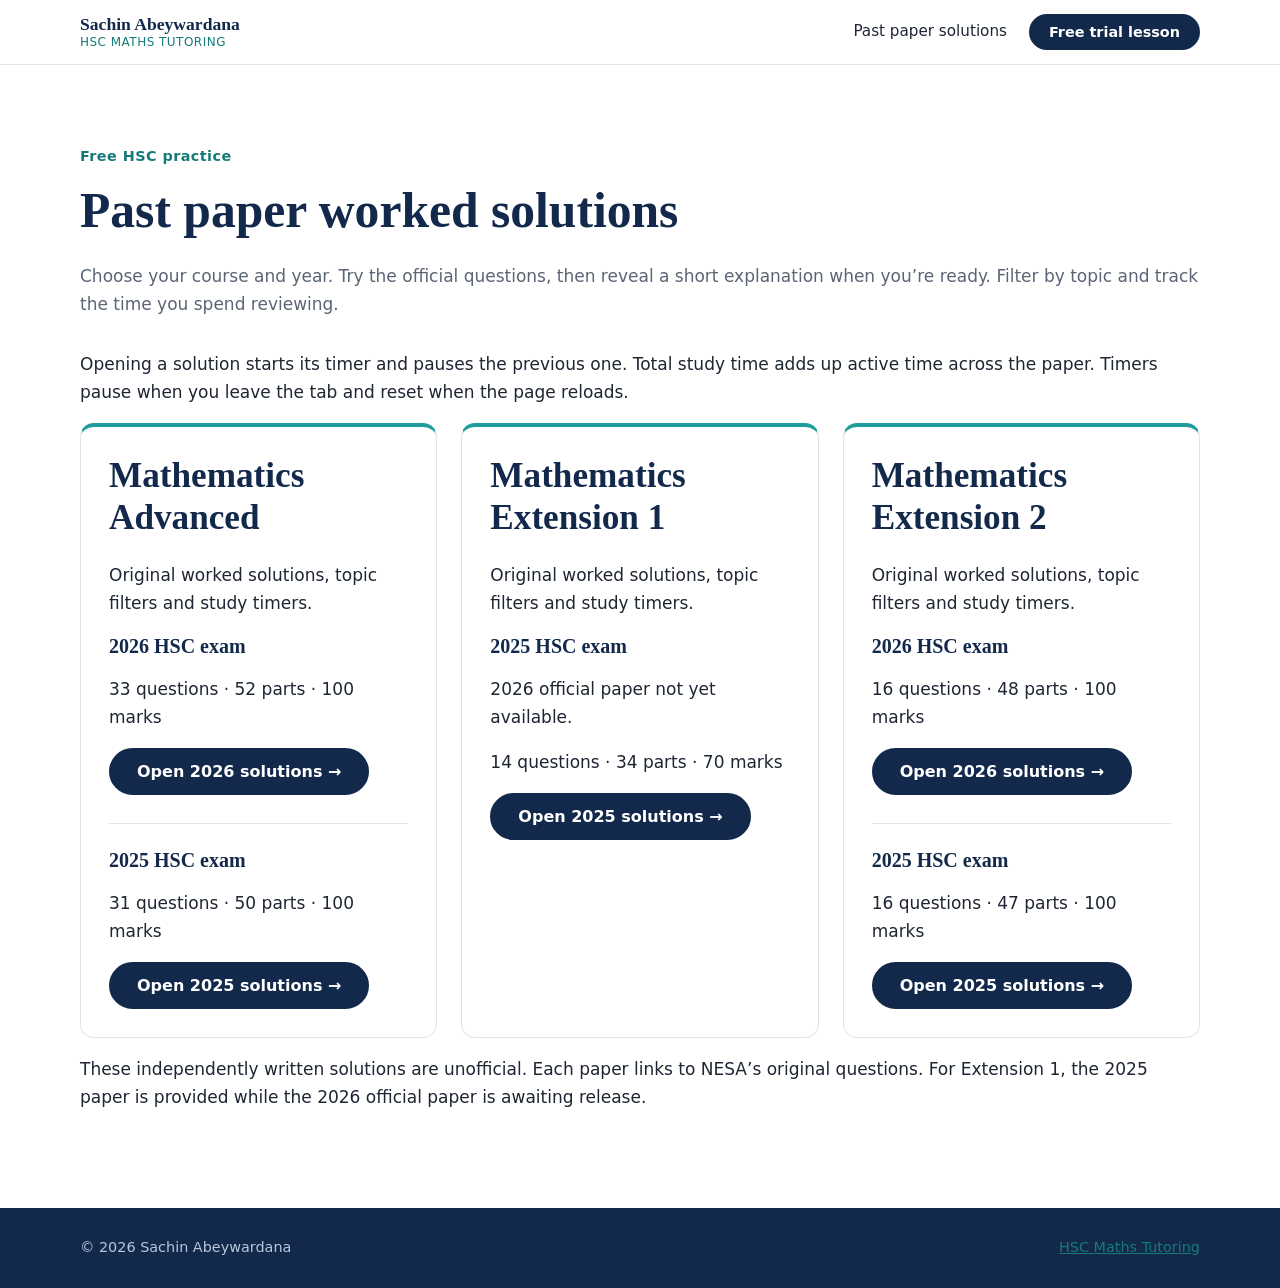
<file: practice/index.html>
<!doctype html><html lang="en-AU"><head><meta charset="utf-8"><meta name="viewport" content="width=device-width,initial-scale=1"><title>HSC Maths Past Paper Worked Solutions | Advanced &amp; Extension</title><meta name="description" content="Original HSC maths worked solutions for Advanced, Extension 1 and Extension 2. Filter by topic and track your study time."><link rel="canonical" href="https://hscmathstutor.com.au/practice/"><link rel="icon" href="/assets/favicon.svg" type="image/svg+xml"><link rel="stylesheet" href="/styles.css?v=8"><link rel="stylesheet" href="/assets/practice/practice.css?v=1"><style>.paper-year + .paper-year { margin-top: 28px; padding-top: 24px; border-top: 1px solid #dde3ea; }</style></head><body><a class="skip-link" href="#papers">Skip to papers</a><header class="site-header"><div class="container nav"><a href="/" class="brand">Sachin Abeywardana <span>HSC Maths Tutoring</span></a><nav aria-label="Main"><a href="/practice/" aria-current="page">Past paper solutions</a><a href="/#contact" class="btn btn-small">Free trial lesson</a></nav></div></header><main><section class="section"><div class="container"><p class="eyebrow">Free HSC practice</p><h1>Past paper worked solutions</h1><p class="section-lead">Choose your course and year. Try the official questions, then reveal a short explanation when you’re ready. Filter by topic and track the time you spend reviewing.</p><p>Opening a solution starts its timer and pauses the previous one. Total study time adds up active time across the paper. Timers pause when you leave the tab and reset when the page reloads.</p><div class="card-grid" id="papers"><article class="card"><h2>Mathematics Advanced</h2><p>Original worked solutions, topic filters and study timers.</p><div class="paper-year"><h3>2026 HSC exam</h3><p>33 questions · 52 parts · 100 marks</p><a class="btn" href="/practice/2026-maths-advanced/">Open 2026 solutions &rarr;</a></div><div class="paper-year"><h3>2025 HSC exam</h3><p>31 questions · 50 parts · 100 marks</p><a class="btn" href="/practice/2025-maths-advanced/">Open 2025 solutions &rarr;</a></div></article><article class="card"><h2>Mathematics Extension 1</h2><p>Original worked solutions, topic filters and study timers.</p><div class="paper-year"><h3>2025 HSC exam</h3><p>2026 official paper not yet available.</p><p>14 questions · 34 parts · 70 marks</p><a class="btn" href="/practice/2025-maths-extension-1/">Open 2025 solutions &rarr;</a></div></article><article class="card"><h2>Mathematics Extension 2</h2><p>Original worked solutions, topic filters and study timers.</p><div class="paper-year"><h3>2026 HSC exam</h3><p>16 questions · 48 parts · 100 marks</p><a class="btn" href="/practice/2026-maths-extension-2/">Open 2026 solutions &rarr;</a></div><div class="paper-year"><h3>2025 HSC exam</h3><p>16 questions · 47 parts · 100 marks</p><a class="btn" href="/practice/2025-maths-extension-2/">Open 2025 solutions &rarr;</a></div></article></div><p>These independently written solutions are unofficial. Each paper links to NESA’s original questions. For Extension 1, the 2025 paper is provided while the 2026 official paper is awaiting release.</p></div></section></main><footer class="site-footer"><div class="container footer-grid"><p>&copy; 2026 Sachin Abeywardana</p><p><a href="/">HSC Maths Tutoring</a></p></div></footer><script src="/site.js?v=8"></script></body></html>
</file>
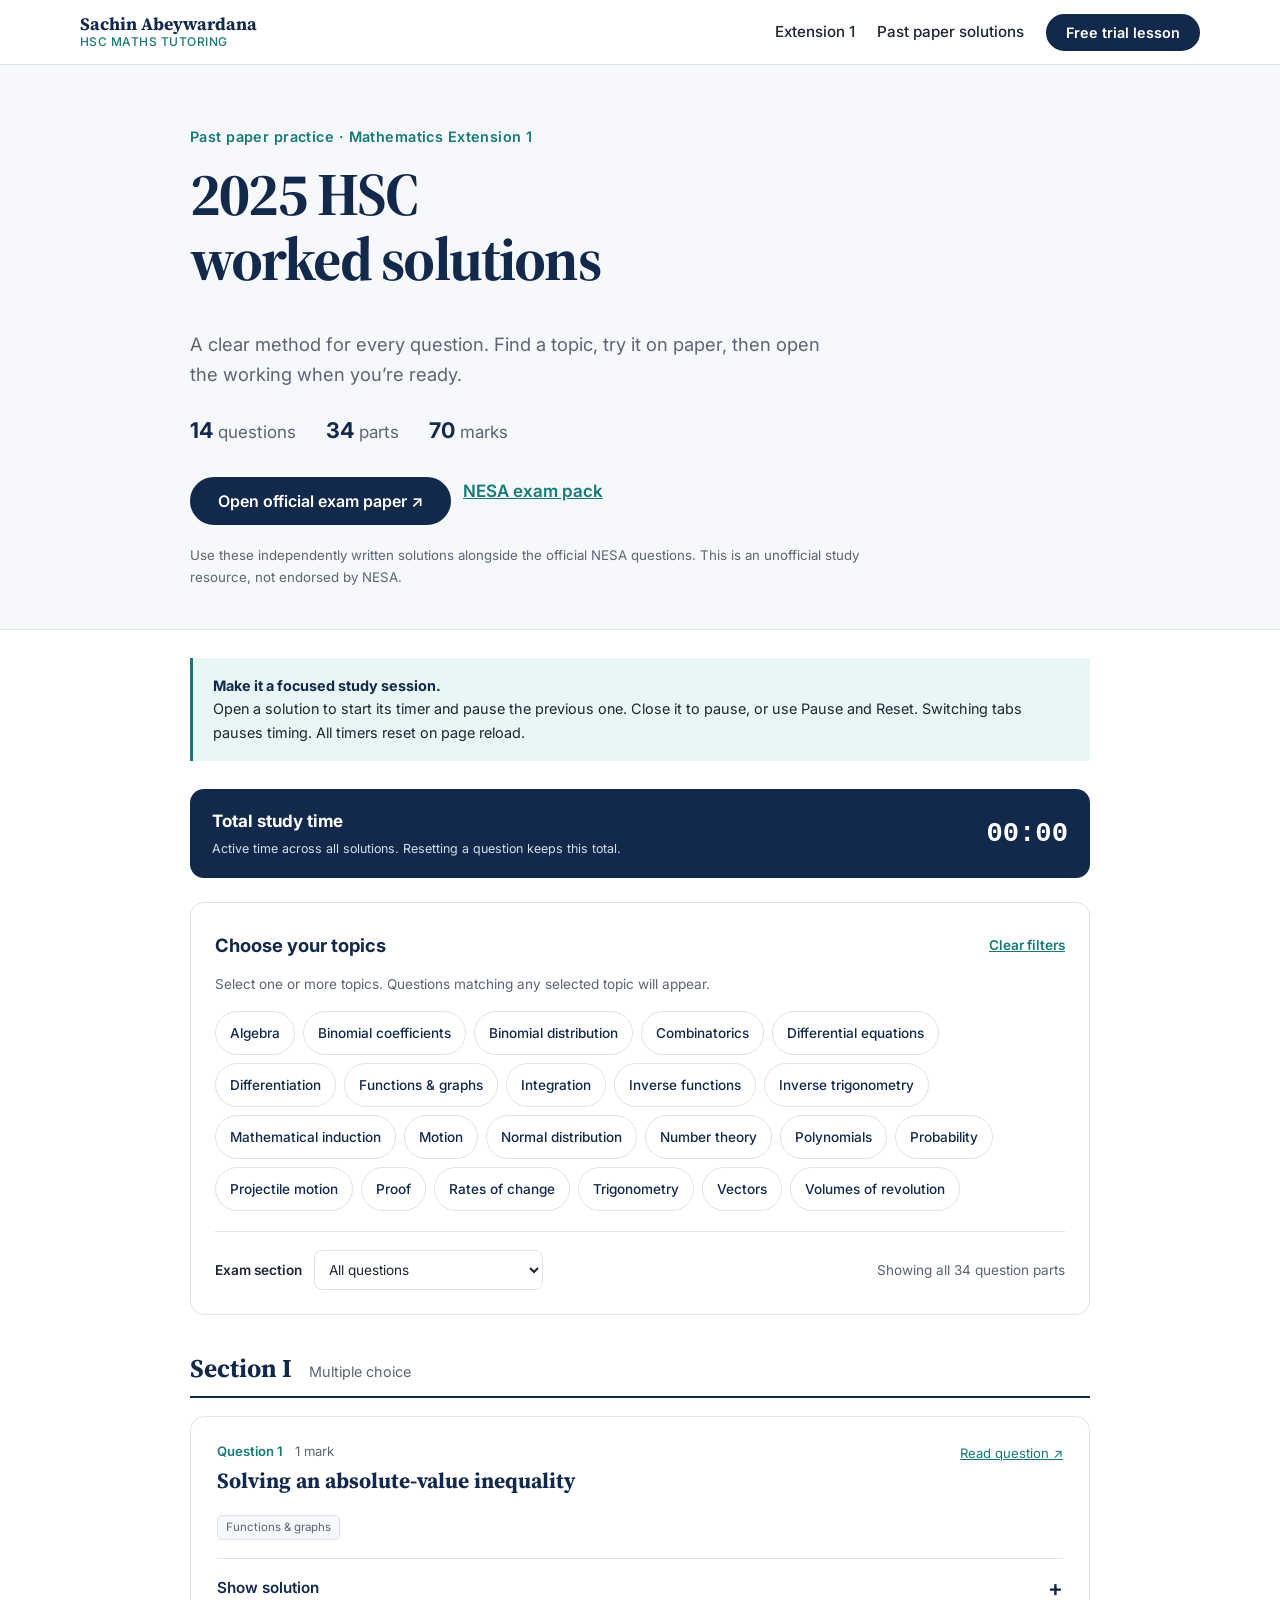
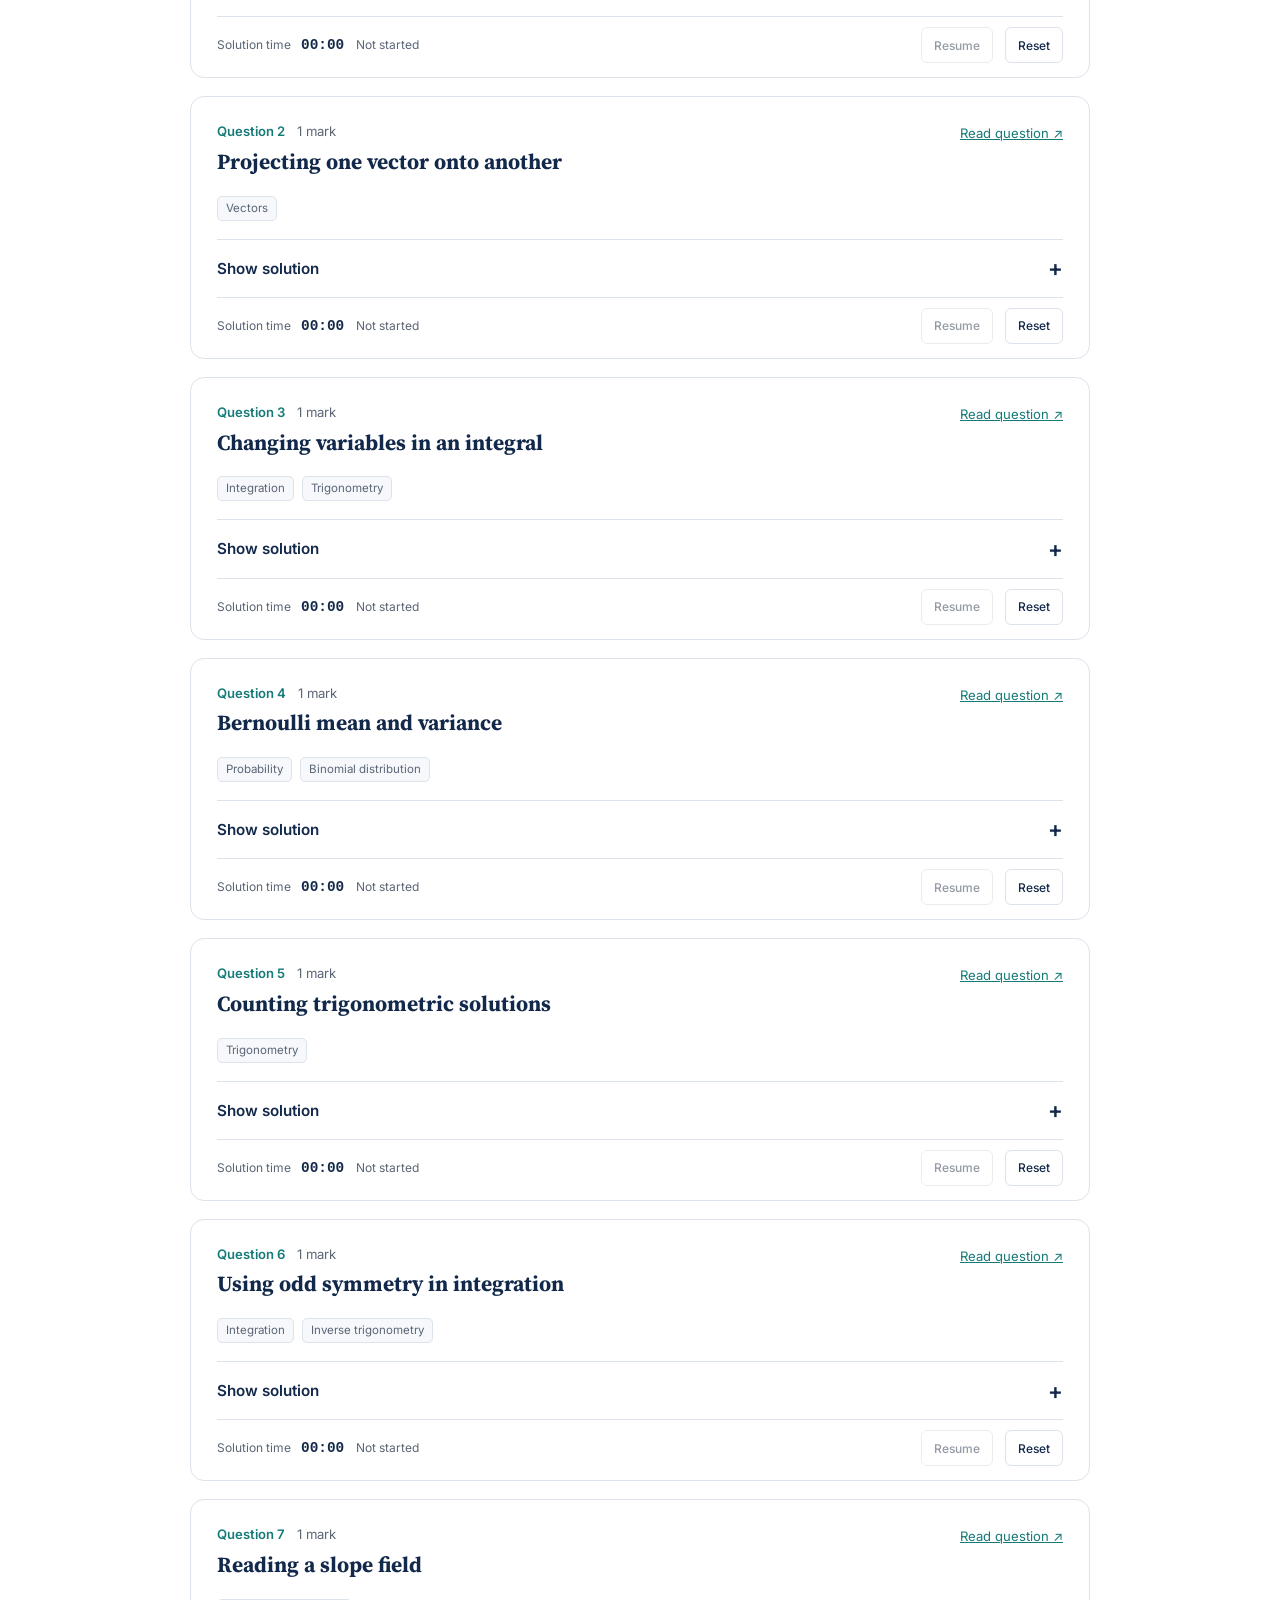
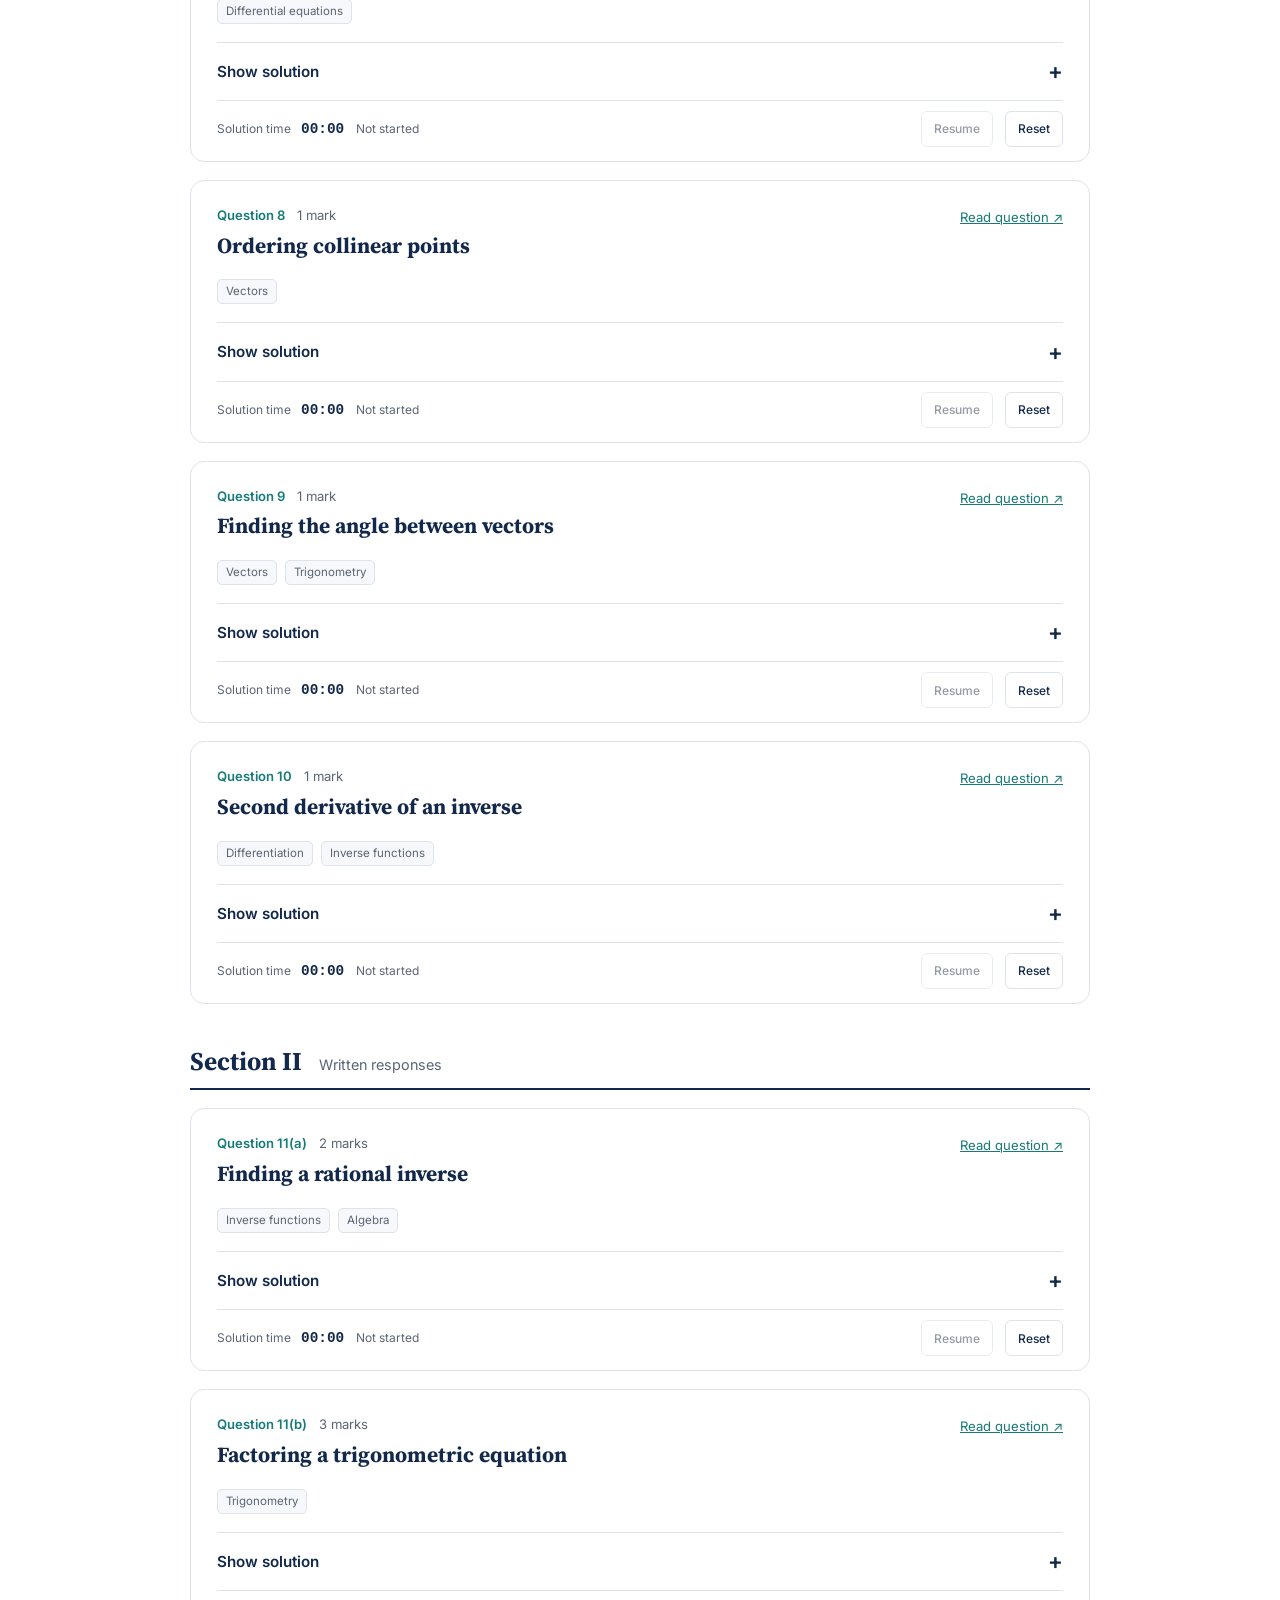
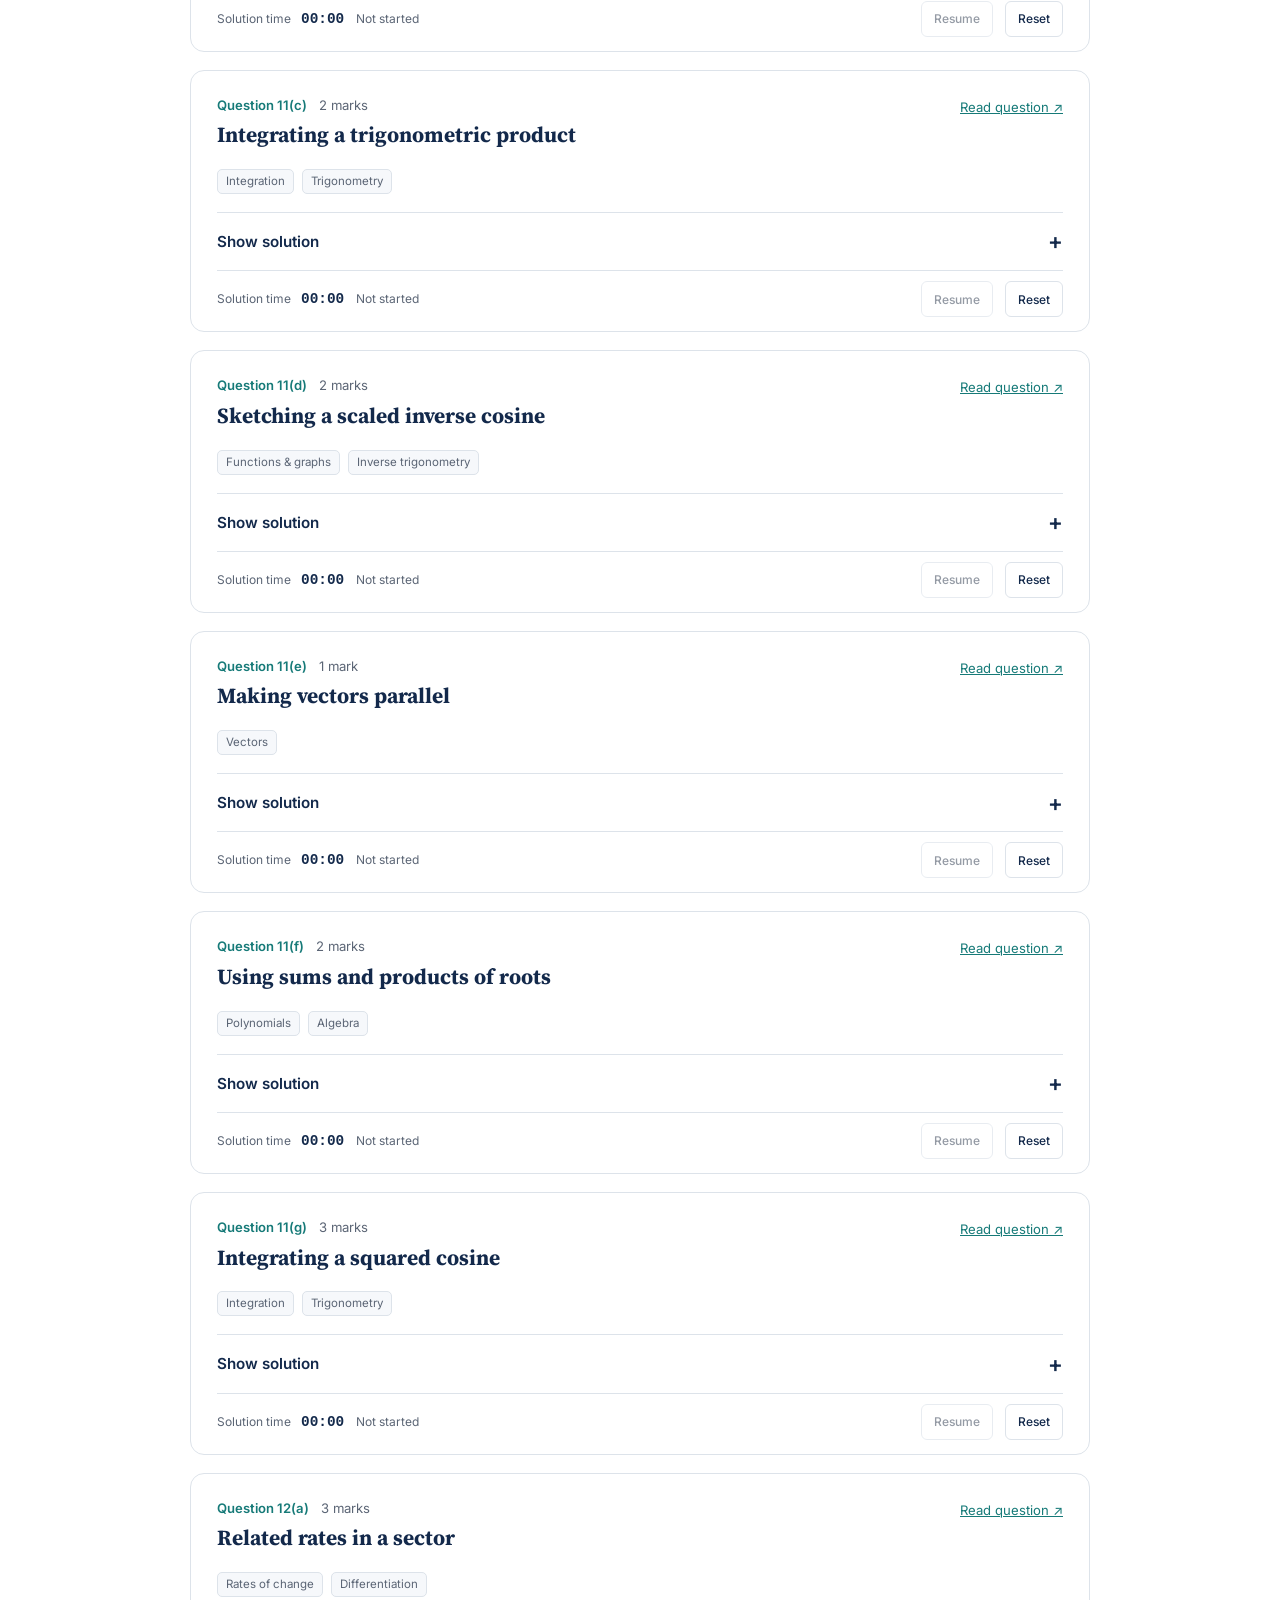
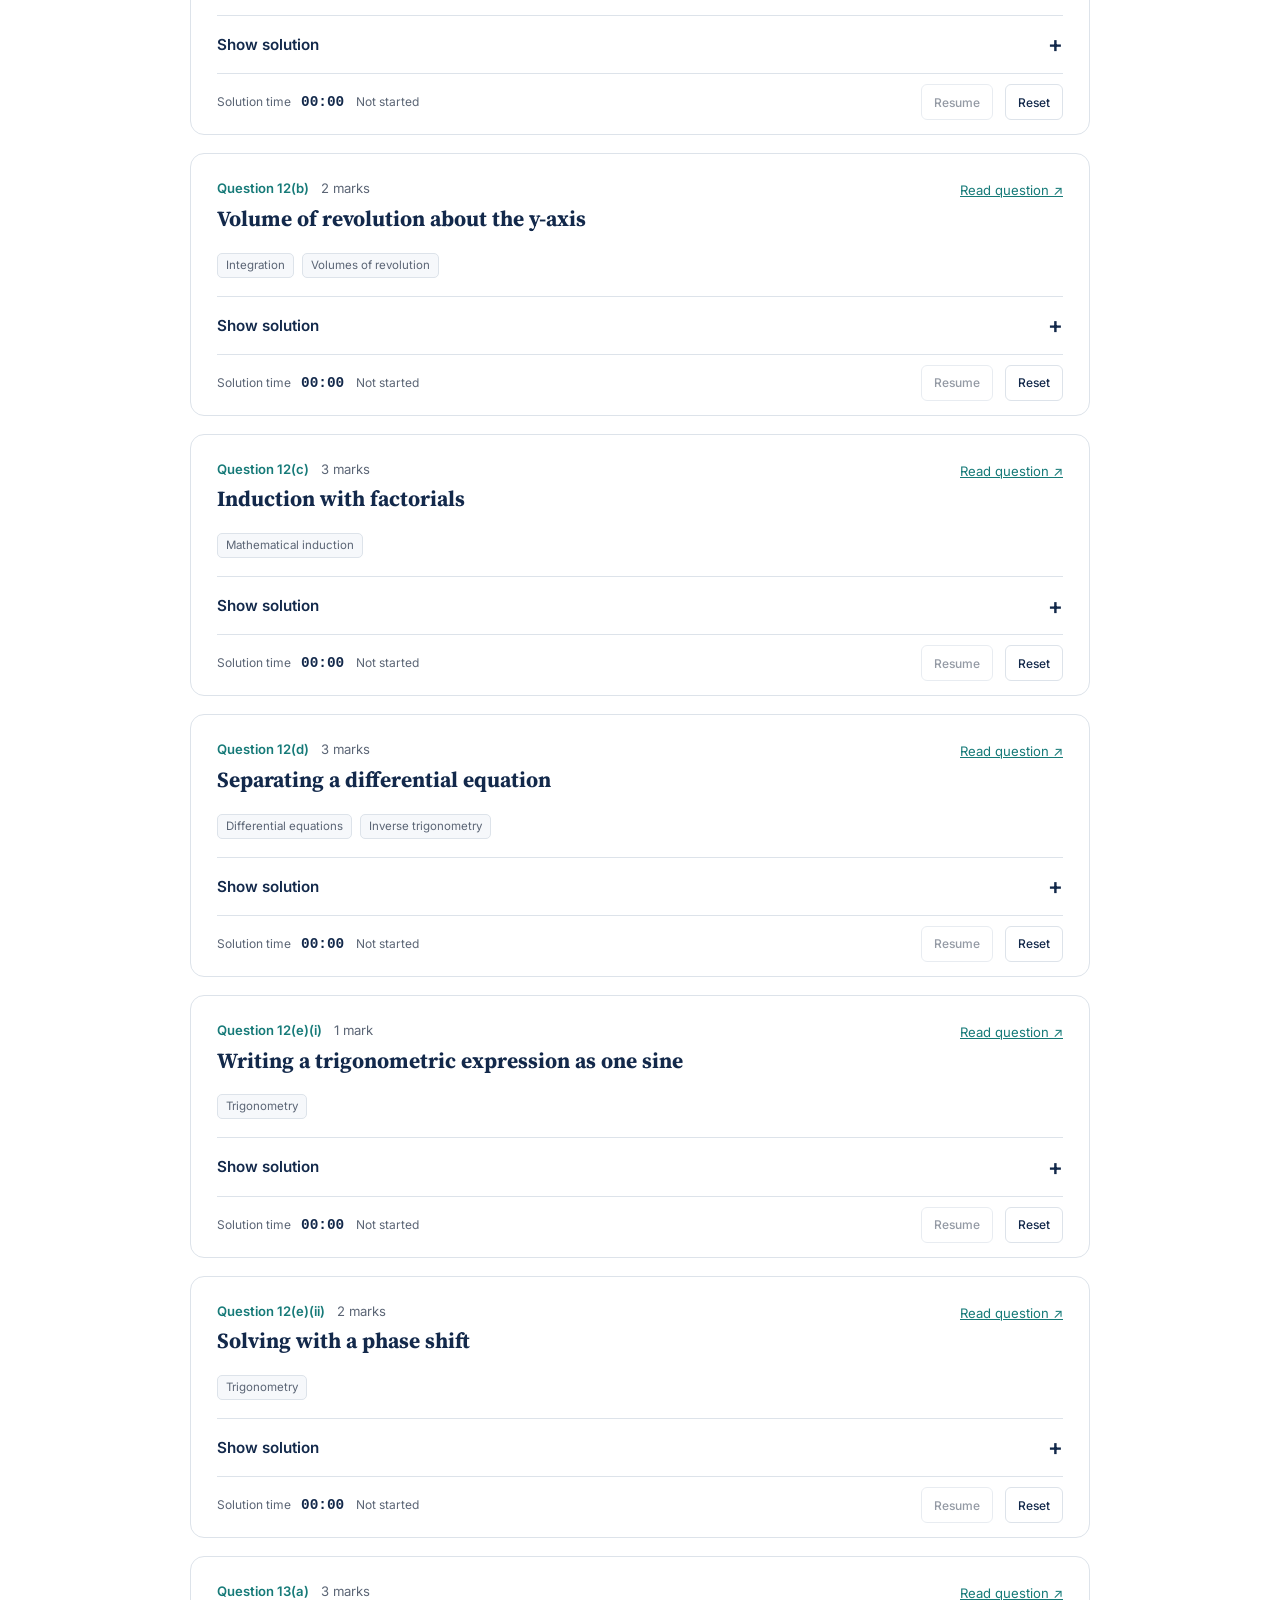
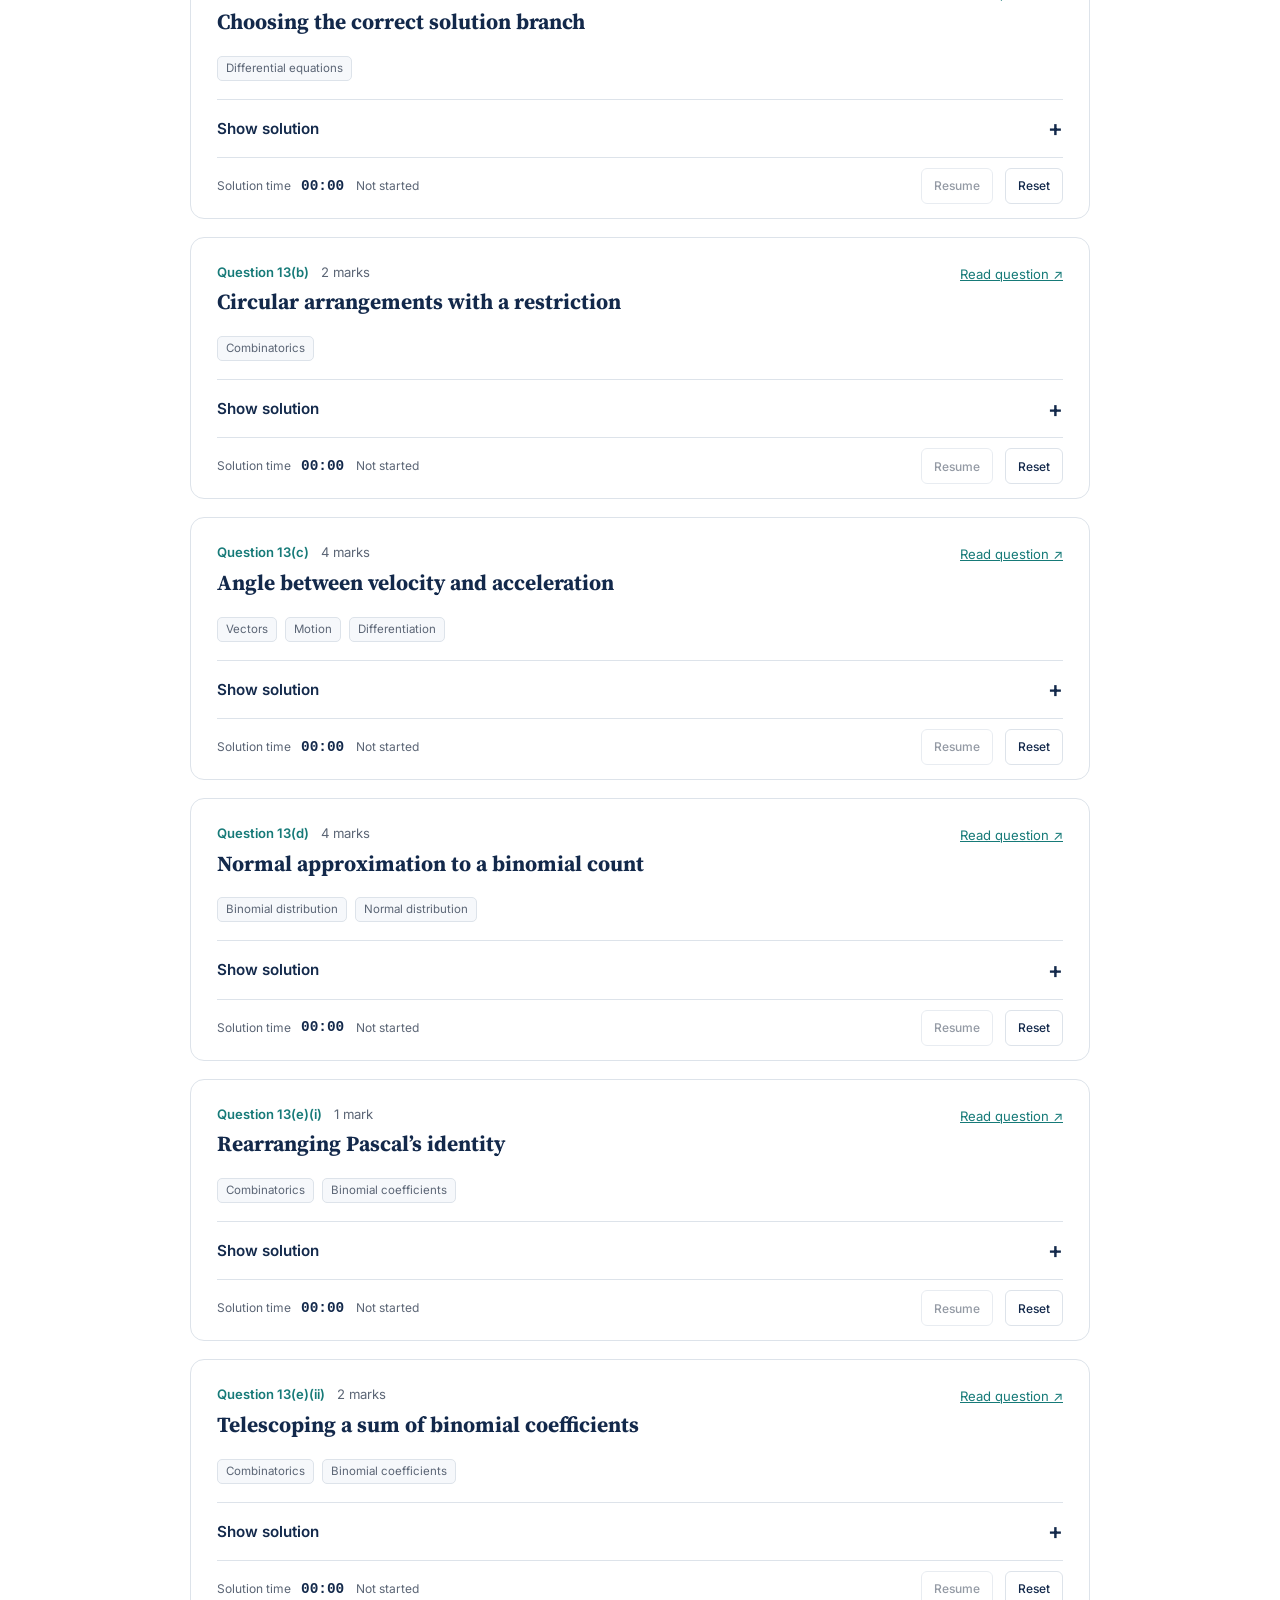
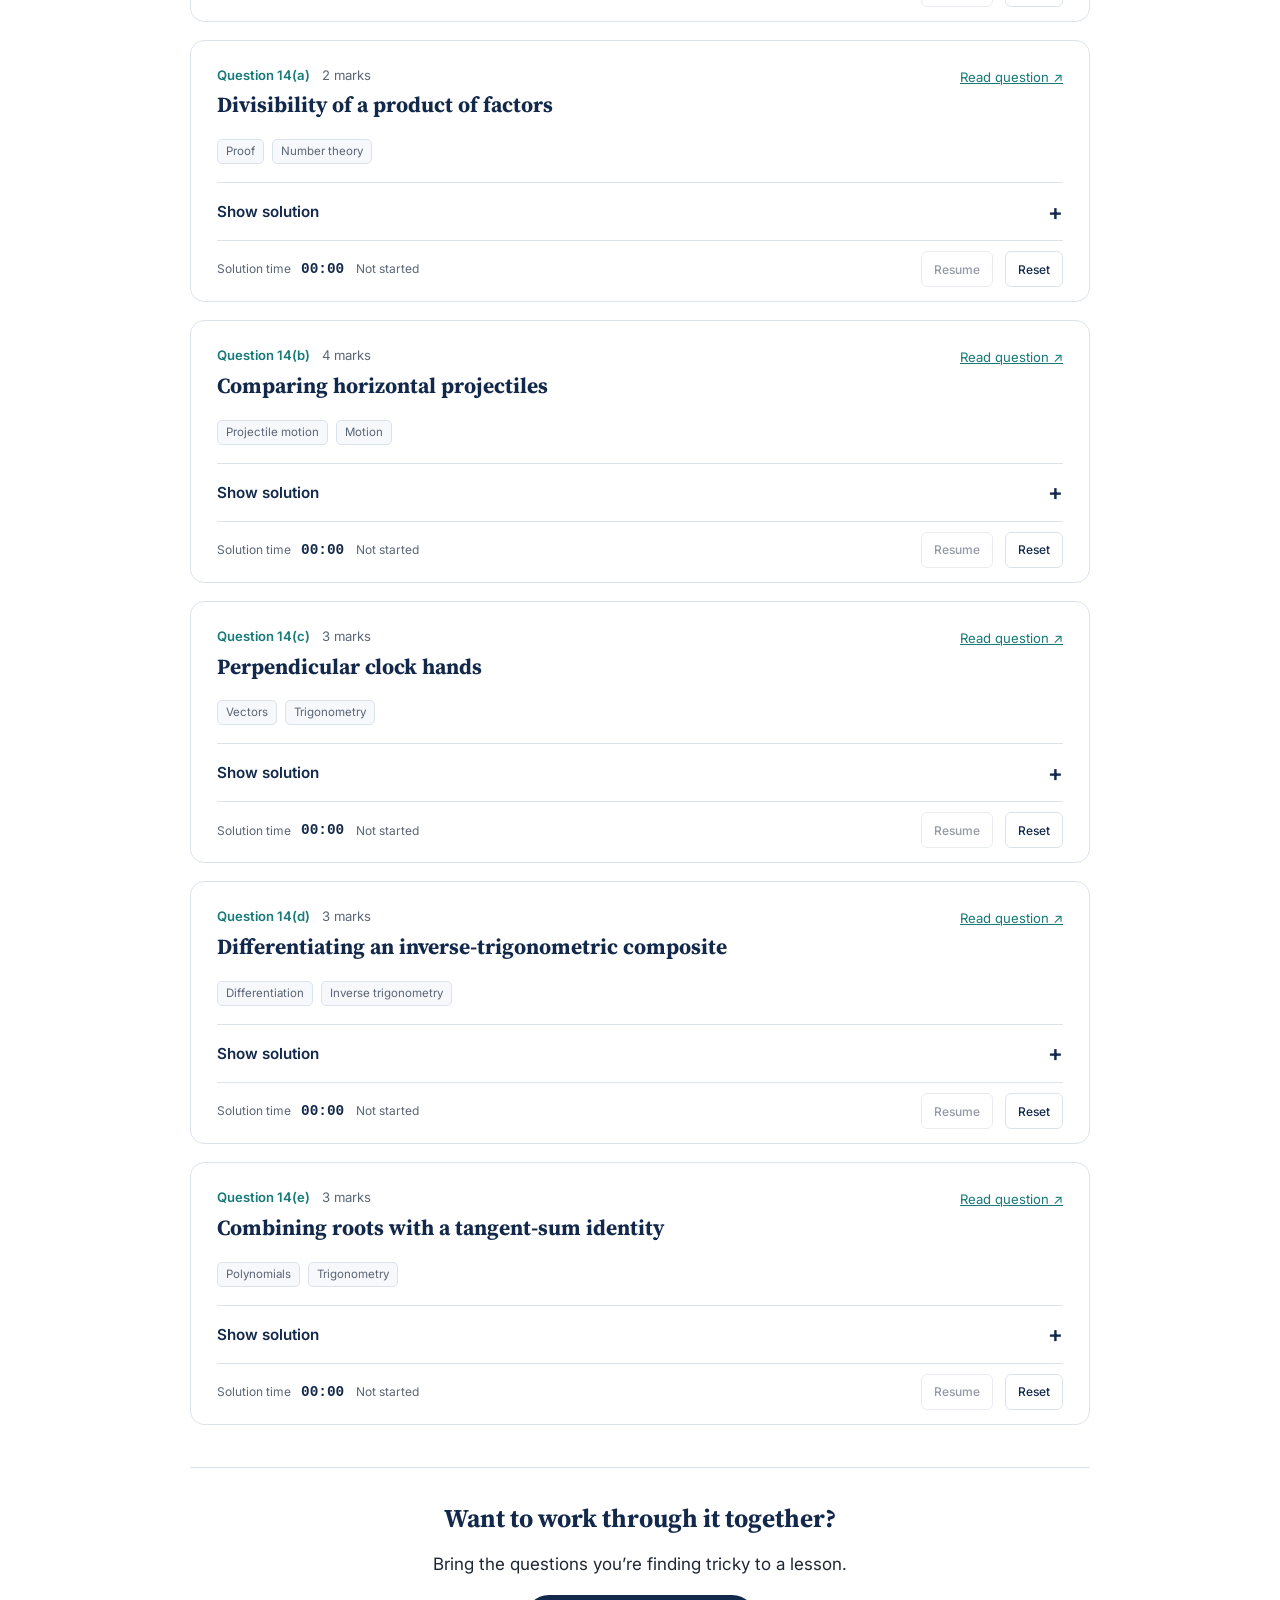
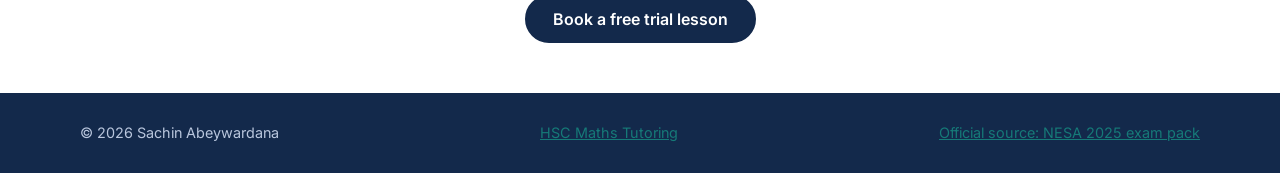
<file: practice/2025-maths-extension-1/index.html>
<!doctype html>
<html lang="en-AU">
<head>
  <meta charset="utf-8">
  <meta name="viewport" content="width=device-width, initial-scale=1">
  <title>2025 HSC Extension 1 Worked Solutions | HSC Maths Tutor</title>
  <meta name="description" content="Original worked solutions for every question in the 2025 HSC Mathematics Extension 1 exam. Filter by topic, reveal each solution and time your review.">
  <link rel="canonical" href="https://hscmathstutor.com.au/practice/2025-maths-extension-1/">
  <meta property="og:title" content="2025 HSC Extension 1 worked solutions">
  <meta property="og:description" content="14 questions. 34 parts. Clear working, topic filters and a timer for every solution.">
  <meta property="og:type" content="website">
  <meta property="og:url" content="https://hscmathstutor.com.au/practice/2025-maths-extension-1/">
  <link rel="icon" href="/assets/favicon.svg" type="image/svg+xml">
  <link rel="preconnect" href="https://fonts.googleapis.com">
  <link rel="preconnect" href="https://fonts.gstatic.com" crossorigin>
  <link href="https://fonts.googleapis.com/css2?family=Inter:wght@400;500;600&family=Source+Serif+4:opsz,wght@8..60,600;8..60,700&display=swap" rel="stylesheet">
  <link rel="stylesheet" href="/styles.css?v=8">
  <link rel="stylesheet" href="/assets/vendor/katex/katex.min.css">
  <link rel="stylesheet" href="/assets/practice/practice.css?v=1">
  <script src="/assets/practice/practice.js?v=1" defer></script>
</head>
<body class="practice-page">
  <a class="skip-link" href="#questions">Skip to solutions</a>
  <header class="site-header"><div class="container nav">
    <a href="/" class="brand">Sachin Abeywardana <span>HSC Maths Tutoring</span></a>
    <nav aria-label="Main"><a href="/extension-1-maths-tutor/">Extension 1</a><a href="/practice/" aria-current="page">Past paper solutions</a><a href="/#contact" class="btn btn-small">Free trial lesson</a></nav>
  </div></header>
  <main>
    <section class="practice-hero"><div class="container practice-width">
      <p class="eyebrow">Past paper practice · Mathematics Extension 1</p>
      <h1>2025 HSC<br>worked solutions</h1>
      <p class="lead">A clear method for every question. Find a topic, try it on paper, then open the working when you’re ready.</p>
      <div class="paper-stats"><span><strong>14</strong> questions</span><span><strong>34</strong> parts</span><span><strong>70</strong> marks</span></div>
      <div class="cta-row"><a class="btn" href="https://www.nsw.gov.au/sites/default/files/noindex/2025-10/2025-hsc-maths-extension-1.pdf" target="_blank" rel="noopener">Open official exam paper <span aria-hidden="true">↗</span><span class="sr-only"> (PDF, new tab)</span></a><a class="text-link" href="https://www.nsw.gov.au/education-and-training/nesa/curriculum/hsc-exam-papers/mathematics-extension-1/2025" target="_blank" rel="noopener">NESA exam pack <span class="sr-only">(new tab)</span></a></div>
      <p class="source-note">Use these independently written solutions alongside the official NESA questions. This is an unofficial study resource, not endorsed by NESA.</p>
    </div></section>
    <div class="container practice-width practice-content">
      <aside class="how-to"><strong>Make it a focused study session.</strong> Open a solution to start its timer and pause the previous one. Close it to pause, or use Pause and Reset. Switching tabs pauses timing. All timers reset on page reload.</aside>
      <div id="total-time-panel" class="total-time-panel" hidden><div><strong>Total study time</strong><p>Active time across all solutions. Resetting a question keeps this total.</p></div><output id="total-time" aria-label="Total study time" aria-live="off">00:00</output></div>
      <form class="filter-panel" hidden aria-label="Filter questions">
        <div class="filter-heading"><h2>Choose your topics</h2><button type="button" id="clear-filters">Clear filters</button></div>
        <p id="tag-help">Select one or more topics. Questions matching any selected topic will appear.</p>
        <div class="tag-filters" role="group" aria-label="Topics" aria-describedby="tag-help"><button type="button" class="tag-filter" data-tag="Algebra" aria-pressed="false">Algebra</button><button type="button" class="tag-filter" data-tag="Binomial coefficients" aria-pressed="false">Binomial coefficients</button><button type="button" class="tag-filter" data-tag="Binomial distribution" aria-pressed="false">Binomial distribution</button><button type="button" class="tag-filter" data-tag="Combinatorics" aria-pressed="false">Combinatorics</button><button type="button" class="tag-filter" data-tag="Differential equations" aria-pressed="false">Differential equations</button><button type="button" class="tag-filter" data-tag="Differentiation" aria-pressed="false">Differentiation</button><button type="button" class="tag-filter" data-tag="Functions &amp; graphs" aria-pressed="false">Functions &amp; graphs</button><button type="button" class="tag-filter" data-tag="Integration" aria-pressed="false">Integration</button><button type="button" class="tag-filter" data-tag="Inverse functions" aria-pressed="false">Inverse functions</button><button type="button" class="tag-filter" data-tag="Inverse trigonometry" aria-pressed="false">Inverse trigonometry</button><button type="button" class="tag-filter" data-tag="Mathematical induction" aria-pressed="false">Mathematical induction</button><button type="button" class="tag-filter" data-tag="Motion" aria-pressed="false">Motion</button><button type="button" class="tag-filter" data-tag="Normal distribution" aria-pressed="false">Normal distribution</button><button type="button" class="tag-filter" data-tag="Number theory" aria-pressed="false">Number theory</button><button type="button" class="tag-filter" data-tag="Polynomials" aria-pressed="false">Polynomials</button><button type="button" class="tag-filter" data-tag="Probability" aria-pressed="false">Probability</button><button type="button" class="tag-filter" data-tag="Projectile motion" aria-pressed="false">Projectile motion</button><button type="button" class="tag-filter" data-tag="Proof" aria-pressed="false">Proof</button><button type="button" class="tag-filter" data-tag="Rates of change" aria-pressed="false">Rates of change</button><button type="button" class="tag-filter" data-tag="Trigonometry" aria-pressed="false">Trigonometry</button><button type="button" class="tag-filter" data-tag="Vectors" aria-pressed="false">Vectors</button><button type="button" class="tag-filter" data-tag="Volumes of revolution" aria-pressed="false">Volumes of revolution</button></div>
        <div class="filter-bottom"><label for="section-filter">Exam section</label><select id="section-filter"><option value="all">All questions</option><option value="I">Section I · Multiple choice</option><option value="II">Section II · Written responses</option></select><p id="result-count" role="status" aria-live="polite" aria-atomic="true">Showing all 34 question parts</p></div>
      </form>
      <noscript><p class="how-to">All solutions are available below. Enable JavaScript for topic filters and timers.</p></noscript>
      <div id="questions" tabindex="-1"><section class="question-section" data-section="I" aria-labelledby="section-I"><h2 id="section-I">Section I <span>Multiple choice</span></h2><article class="question-card" id="q1" data-section="I" data-tags="[&quot;Functions &amp; graphs&quot;]">
      <div class="question-heading">
        <div><p class="question-number"><a href="#q1">Question 1</a><span>1 mark</span></p>
          <h3>Solving an absolute-value inequality</h3></div>
        <a class="paper-link" href="https://www.nsw.gov.au/sites/default/files/noindex/2025-10/2025-hsc-maths-extension-1.pdf#page=2" target="_blank" rel="noopener">Read question <span aria-hidden="true">↗</span><span class="sr-only"> in NESA PDF, new tab</span></a>
      </div>
      <div class="question-tags" aria-label="Topics"><span class="topic-label">Functions &amp; graphs</span></div>
      <details class="solution" id="solution-q1">
        <summary><span class="when-closed">Show solution</span><span class="when-open">Hide solution</span><span class="sr-only"> for Question 1</span><span class="expand-icon" aria-hidden="true">+</span></summary>
        <div class="solution-body"><ol><li>An absolute value less than 5 means <span class="katex"><span class="katex-mathml"><math xmlns="http://www.w3.org/1998/Math/MathML"><semantics><mrow><mo>−</mo><mn>5</mn><mo>&lt;</mo><mn>2</mn><mi>x</mi><mo>+</mo><mn>3</mn><mo>&lt;</mo><mn>5</mn></mrow><annotation encoding="application/x-tex">-5&lt;2x+3&lt;5</annotation></semantics></math></span><span class="katex-html" aria-hidden="true"><span class="base"><span class="strut" style="height:0.7278em;vertical-align:-0.0833em;"></span><span class="mord">−</span><span class="mord">5</span><span class="mspace" style="margin-right:0.2778em;"></span><span class="mrel">&lt;</span><span class="mspace" style="margin-right:0.2778em;"></span></span><span class="base"><span class="strut" style="height:0.7278em;vertical-align:-0.0833em;"></span><span class="mord">2</span><span class="mord mathnormal">x</span><span class="mspace" style="margin-right:0.2222em;"></span><span class="mbin">+</span><span class="mspace" style="margin-right:0.2222em;"></span></span><span class="base"><span class="strut" style="height:0.6835em;vertical-align:-0.0391em;"></span><span class="mord">3</span><span class="mspace" style="margin-right:0.2778em;"></span><span class="mrel">&lt;</span><span class="mspace" style="margin-right:0.2778em;"></span></span><span class="base"><span class="strut" style="height:0.6444em;"></span><span class="mord">5</span></span></span></span>. Subtract 3 throughout, then divide by 2.</li></ol><div class="answer"><strong>Answer</strong><div>A: <span class="katex"><span class="katex-mathml"><math xmlns="http://www.w3.org/1998/Math/MathML"><semantics><mrow><mo>−</mo><mn>4</mn><mo>&lt;</mo><mi>x</mi><mo>&lt;</mo><mn>1</mn></mrow><annotation encoding="application/x-tex">-4&lt;x&lt;1</annotation></semantics></math></span><span class="katex-html" aria-hidden="true"><span class="base"><span class="strut" style="height:0.7278em;vertical-align:-0.0833em;"></span><span class="mord">−</span><span class="mord">4</span><span class="mspace" style="margin-right:0.2778em;"></span><span class="mrel">&lt;</span><span class="mspace" style="margin-right:0.2778em;"></span></span><span class="base"><span class="strut" style="height:0.5782em;vertical-align:-0.0391em;"></span><span class="mord mathnormal">x</span><span class="mspace" style="margin-right:0.2778em;"></span><span class="mrel">&lt;</span><span class="mspace" style="margin-right:0.2778em;"></span></span><span class="base"><span class="strut" style="height:0.6444em;"></span><span class="mord">1</span></span></span></span>.</div></div></div>
      </details>
      <div class="timer-controls" hidden>
        <span class="timer-label">Solution time <output aria-label="Time spent on Question 1" class="timer-value">00:00</output></span>
        <span class="timer-status">Not started</span>
        <button type="button" class="timer-toggle" aria-label="Pause timer for Question 1" disabled>Pause</button>
        <button type="button" class="timer-reset" aria-label="Reset timer for Question 1">Reset</button>
      </div>
    </article>
<article class="question-card" id="q2" data-section="I" data-tags="[&quot;Vectors&quot;]">
      <div class="question-heading">
        <div><p class="question-number"><a href="#q2">Question 2</a><span>1 mark</span></p>
          <h3>Projecting one vector onto another</h3></div>
        <a class="paper-link" href="https://www.nsw.gov.au/sites/default/files/noindex/2025-10/2025-hsc-maths-extension-1.pdf#page=2" target="_blank" rel="noopener">Read question <span aria-hidden="true">↗</span><span class="sr-only"> in NESA PDF, new tab</span></a>
      </div>
      <div class="question-tags" aria-label="Topics"><span class="topic-label">Vectors</span></div>
      <details class="solution" id="solution-q2">
        <summary><span class="when-closed">Show solution</span><span class="when-open">Hide solution</span><span class="sr-only"> for Question 2</span><span class="expand-icon" aria-hidden="true">+</span></summary>
        <div class="solution-body"><ol><li>The scalar product is <span class="katex"><span class="katex-mathml"><math xmlns="http://www.w3.org/1998/Math/MathML"><semantics><mrow><mi mathvariant="bold">u</mi><mo>⋅</mo><mi mathvariant="bold">v</mi><mo>=</mo><mn>1</mn><mo stretchy="false">(</mo><mn>2</mn><mo stretchy="false">)</mo><mo>+</mo><mn>2</mn><mo stretchy="false">(</mo><mo>−</mo><mn>3</mn><mo stretchy="false">)</mo><mo>=</mo><mo>−</mo><mn>4</mn></mrow><annotation encoding="application/x-tex">\mathbf u\cdot\mathbf v=1(2)+2(-3)=-4</annotation></semantics></math></span><span class="katex-html" aria-hidden="true"><span class="base"><span class="strut" style="height:0.4445em;"></span><span class="mord mathbf">u</span><span class="mspace" style="margin-right:0.2222em;"></span><span class="mbin">⋅</span><span class="mspace" style="margin-right:0.2222em;"></span></span><span class="base"><span class="strut" style="height:0.4444em;"></span><span class="mord mathbf" style="margin-right:0.01597em;">v</span><span class="mspace" style="margin-right:0.2778em;"></span><span class="mrel">=</span><span class="mspace" style="margin-right:0.2778em;"></span></span><span class="base"><span class="strut" style="height:1em;vertical-align:-0.25em;"></span><span class="mord">1</span><span class="mopen">(</span><span class="mord">2</span><span class="mclose">)</span><span class="mspace" style="margin-right:0.2222em;"></span><span class="mbin">+</span><span class="mspace" style="margin-right:0.2222em;"></span></span><span class="base"><span class="strut" style="height:1em;vertical-align:-0.25em;"></span><span class="mord">2</span><span class="mopen">(</span><span class="mord">−</span><span class="mord">3</span><span class="mclose">)</span><span class="mspace" style="margin-right:0.2778em;"></span><span class="mrel">=</span><span class="mspace" style="margin-right:0.2778em;"></span></span><span class="base"><span class="strut" style="height:0.7278em;vertical-align:-0.0833em;"></span><span class="mord">−</span><span class="mord">4</span></span></span></span>, while <span class="katex"><span class="katex-mathml"><math xmlns="http://www.w3.org/1998/Math/MathML"><semantics><mrow><mi mathvariant="normal">∣</mi><mi mathvariant="bold">v</mi><msup><mi mathvariant="normal">∣</mi><mn>2</mn></msup><mo>=</mo><msup><mn>2</mn><mn>2</mn></msup><mo>+</mo><mo stretchy="false">(</mo><mo>−</mo><mn>3</mn><msup><mo stretchy="false">)</mo><mn>2</mn></msup><mo>=</mo><mn>13</mn></mrow><annotation encoding="application/x-tex">|\mathbf v|^2=2^2+(-3)^2=13</annotation></semantics></math></span><span class="katex-html" aria-hidden="true"><span class="base"><span class="strut" style="height:1.0641em;vertical-align:-0.25em;"></span><span class="mord">∣</span><span class="mord mathbf" style="margin-right:0.01597em;">v</span><span class="mord"><span class="mord">∣</span><span class="msupsub"><span class="vlist-t"><span class="vlist-r"><span class="vlist" style="height:0.8141em;"><span style="top:-3.063em;margin-right:0.05em;"><span class="pstrut" style="height:2.7em;"></span><span class="sizing reset-size6 size3 mtight"><span class="mord mtight">2</span></span></span></span></span></span></span></span><span class="mspace" style="margin-right:0.2778em;"></span><span class="mrel">=</span><span class="mspace" style="margin-right:0.2778em;"></span></span><span class="base"><span class="strut" style="height:0.8974em;vertical-align:-0.0833em;"></span><span class="mord"><span class="mord">2</span><span class="msupsub"><span class="vlist-t"><span class="vlist-r"><span class="vlist" style="height:0.8141em;"><span style="top:-3.063em;margin-right:0.05em;"><span class="pstrut" style="height:2.7em;"></span><span class="sizing reset-size6 size3 mtight"><span class="mord mtight">2</span></span></span></span></span></span></span></span><span class="mspace" style="margin-right:0.2222em;"></span><span class="mbin">+</span><span class="mspace" style="margin-right:0.2222em;"></span></span><span class="base"><span class="strut" style="height:1.0641em;vertical-align:-0.25em;"></span><span class="mopen">(</span><span class="mord">−</span><span class="mord">3</span><span class="mclose"><span class="mclose">)</span><span class="msupsub"><span class="vlist-t"><span class="vlist-r"><span class="vlist" style="height:0.8141em;"><span style="top:-3.063em;margin-right:0.05em;"><span class="pstrut" style="height:2.7em;"></span><span class="sizing reset-size6 size3 mtight"><span class="mord mtight">2</span></span></span></span></span></span></span></span><span class="mspace" style="margin-right:0.2778em;"></span><span class="mrel">=</span><span class="mspace" style="margin-right:0.2778em;"></span></span><span class="base"><span class="strut" style="height:0.6444em;"></span><span class="mord">13</span></span></span></span>. Multiply <span class="katex"><span class="katex-mathml"><math xmlns="http://www.w3.org/1998/Math/MathML"><semantics><mrow><mi mathvariant="bold">v</mi></mrow><annotation encoding="application/x-tex">\mathbf v</annotation></semantics></math></span><span class="katex-html" aria-hidden="true"><span class="base"><span class="strut" style="height:0.4444em;"></span><span class="mord mathbf" style="margin-right:0.01597em;">v</span></span></span></span> by their ratio.</li></ol><div class="answer"><strong>Answer</strong><div>B: <span class="katex"><span class="katex-mathml"><math xmlns="http://www.w3.org/1998/Math/MathML"><semantics><mrow><mo>−</mo><mstyle displaystyle="true" scriptlevel="0"><mfrac><mn>4</mn><mn>13</mn></mfrac></mstyle><mo stretchy="false">(</mo><mn>2</mn><mi mathvariant="bold">i</mi><mo>−</mo><mn>3</mn><mi mathvariant="bold">j</mi><mo stretchy="false">)</mo></mrow><annotation encoding="application/x-tex">-\dfrac4{13}(2\mathbf i-3\mathbf j)</annotation></semantics></math></span><span class="katex-html" aria-hidden="true"><span class="base"><span class="strut" style="height:2.0074em;vertical-align:-0.686em;"></span><span class="mord">−</span><span class="mord"><span class="mopen nulldelimiter"></span><span class="mfrac"><span class="vlist-t vlist-t2"><span class="vlist-r"><span class="vlist" style="height:1.3214em;"><span style="top:-2.314em;"><span class="pstrut" style="height:3em;"></span><span class="mord"><span class="mord">13</span></span></span><span style="top:-3.23em;"><span class="pstrut" style="height:3em;"></span><span class="frac-line" style="border-bottom-width:0.04em;"></span></span><span style="top:-3.677em;"><span class="pstrut" style="height:3em;"></span><span class="mord"><span class="mord">4</span></span></span></span><span class="vlist-s">​</span></span><span class="vlist-r"><span class="vlist" style="height:0.686em;"><span></span></span></span></span></span><span class="mclose nulldelimiter"></span></span><span class="mopen">(</span><span class="mord">2</span><span class="mord mathbf">i</span><span class="mspace" style="margin-right:0.2222em;"></span><span class="mbin">−</span><span class="mspace" style="margin-right:0.2222em;"></span></span><span class="base"><span class="strut" style="height:1em;vertical-align:-0.25em;"></span><span class="mord">3</span><span class="mord mathbf">j</span><span class="mclose">)</span></span></span></span>.</div></div></div>
      </details>
      <div class="timer-controls" hidden>
        <span class="timer-label">Solution time <output aria-label="Time spent on Question 2" class="timer-value">00:00</output></span>
        <span class="timer-status">Not started</span>
        <button type="button" class="timer-toggle" aria-label="Pause timer for Question 2" disabled>Pause</button>
        <button type="button" class="timer-reset" aria-label="Reset timer for Question 2">Reset</button>
      </div>
    </article>
<article class="question-card" id="q3" data-section="I" data-tags="[&quot;Integration&quot;, &quot;Trigonometry&quot;]">
      <div class="question-heading">
        <div><p class="question-number"><a href="#q3">Question 3</a><span>1 mark</span></p>
          <h3>Changing variables in an integral</h3></div>
        <a class="paper-link" href="https://www.nsw.gov.au/sites/default/files/noindex/2025-10/2025-hsc-maths-extension-1.pdf#page=3" target="_blank" rel="noopener">Read question <span aria-hidden="true">↗</span><span class="sr-only"> in NESA PDF, new tab</span></a>
      </div>
      <div class="question-tags" aria-label="Topics"><span class="topic-label">Integration</span><span class="topic-label">Trigonometry</span></div>
      <details class="solution" id="solution-q3">
        <summary><span class="when-closed">Show solution</span><span class="when-open">Hide solution</span><span class="sr-only"> for Question 3</span><span class="expand-icon" aria-hidden="true">+</span></summary>
        <div class="solution-body"><ol><li>With <span class="katex"><span class="katex-mathml"><math xmlns="http://www.w3.org/1998/Math/MathML"><semantics><mrow><mi>x</mi><mo>=</mo><mn>5</mn><mi>sin</mi><mo>⁡</mo><mi>θ</mi></mrow><annotation encoding="application/x-tex">x=5\sin\theta</annotation></semantics></math></span><span class="katex-html" aria-hidden="true"><span class="base"><span class="strut" style="height:0.4306em;"></span><span class="mord mathnormal">x</span><span class="mspace" style="margin-right:0.2778em;"></span><span class="mrel">=</span><span class="mspace" style="margin-right:0.2778em;"></span></span><span class="base"><span class="strut" style="height:0.6944em;"></span><span class="mord">5</span><span class="mspace" style="margin-right:0.1667em;"></span><span class="mop">sin</span><span class="mspace" style="margin-right:0.1667em;"></span><span class="mord mathnormal" style="margin-right:0.02778em;">θ</span></span></span></span>, we have <span class="katex"><span class="katex-mathml"><math xmlns="http://www.w3.org/1998/Math/MathML"><semantics><mrow><mi>d</mi><mi>x</mi><mo>=</mo><mn>5</mn><mi>cos</mi><mo>⁡</mo><mi>θ</mi><mtext> </mtext><mi>d</mi><mi>θ</mi></mrow><annotation encoding="application/x-tex">dx=5\cos\theta\,d\theta</annotation></semantics></math></span><span class="katex-html" aria-hidden="true"><span class="base"><span class="strut" style="height:0.6944em;"></span><span class="mord mathnormal">d</span><span class="mord mathnormal">x</span><span class="mspace" style="margin-right:0.2778em;"></span><span class="mrel">=</span><span class="mspace" style="margin-right:0.2778em;"></span></span><span class="base"><span class="strut" style="height:0.6944em;"></span><span class="mord">5</span><span class="mspace" style="margin-right:0.1667em;"></span><span class="mop">cos</span><span class="mspace" style="margin-right:0.1667em;"></span><span class="mord mathnormal" style="margin-right:0.02778em;">θ</span><span class="mspace" style="margin-right:0.1667em;"></span><span class="mord mathnormal">d</span><span class="mord mathnormal" style="margin-right:0.02778em;">θ</span></span></span></span> and <span class="katex"><span class="katex-mathml"><math xmlns="http://www.w3.org/1998/Math/MathML"><semantics><mrow><mn>25</mn><mo>−</mo><msup><mi>x</mi><mn>2</mn></msup><mo>=</mo><mn>25</mn><msup><mrow><mi>cos</mi><mo>⁡</mo></mrow><mn>2</mn></msup><mi>θ</mi></mrow><annotation encoding="application/x-tex">25-x^2=25\cos^2\theta</annotation></semantics></math></span><span class="katex-html" aria-hidden="true"><span class="base"><span class="strut" style="height:0.7278em;vertical-align:-0.0833em;"></span><span class="mord">25</span><span class="mspace" style="margin-right:0.2222em;"></span><span class="mbin">−</span><span class="mspace" style="margin-right:0.2222em;"></span></span><span class="base"><span class="strut" style="height:0.8141em;"></span><span class="mord"><span class="mord mathnormal">x</span><span class="msupsub"><span class="vlist-t"><span class="vlist-r"><span class="vlist" style="height:0.8141em;"><span style="top:-3.063em;margin-right:0.05em;"><span class="pstrut" style="height:2.7em;"></span><span class="sizing reset-size6 size3 mtight"><span class="mord mtight">2</span></span></span></span></span></span></span></span><span class="mspace" style="margin-right:0.2778em;"></span><span class="mrel">=</span><span class="mspace" style="margin-right:0.2778em;"></span></span><span class="base"><span class="strut" style="height:0.8141em;"></span><span class="mord">25</span><span class="mspace" style="margin-right:0.1667em;"></span><span class="mop"><span class="mop">cos</span><span class="msupsub"><span class="vlist-t"><span class="vlist-r"><span class="vlist" style="height:0.8141em;"><span style="top:-3.063em;margin-right:0.05em;"><span class="pstrut" style="height:2.7em;"></span><span class="sizing reset-size6 size3 mtight"><span class="mord mtight">2</span></span></span></span></span></span></span></span><span class="mspace" style="margin-right:0.1667em;"></span><span class="mord mathnormal" style="margin-right:0.02778em;">θ</span></span></span></span>. The endpoints become <span class="katex"><span class="katex-mathml"><math xmlns="http://www.w3.org/1998/Math/MathML"><semantics><mrow><mo>−</mo><mi>π</mi><mi mathvariant="normal">/</mi><mn>6</mn></mrow><annotation encoding="application/x-tex">-\pi/6</annotation></semantics></math></span><span class="katex-html" aria-hidden="true"><span class="base"><span class="strut" style="height:1em;vertical-align:-0.25em;"></span><span class="mord">−</span><span class="mord mathnormal" style="margin-right:0.03588em;">π</span><span class="mord">/6</span></span></span></span> and <span class="katex"><span class="katex-mathml"><math xmlns="http://www.w3.org/1998/Math/MathML"><semantics><mrow><mi>π</mi><mi mathvariant="normal">/</mi><mn>6</mn></mrow><annotation encoding="application/x-tex">\pi/6</annotation></semantics></math></span><span class="katex-html" aria-hidden="true"><span class="base"><span class="strut" style="height:1em;vertical-align:-0.25em;"></span><span class="mord mathnormal" style="margin-right:0.03588em;">π</span><span class="mord">/6</span></span></span></span>.</li><li>Thus <span class="katex"><span class="katex-mathml"><math xmlns="http://www.w3.org/1998/Math/MathML"><semantics><mrow><mstyle displaystyle="true" scriptlevel="0"><mfrac><mrow><mi>d</mi><mi>x</mi></mrow><mrow><mn>25</mn><mo>−</mo><msup><mi>x</mi><mn>2</mn></msup></mrow></mfrac></mstyle><mo>=</mo><mstyle displaystyle="true" scriptlevel="0"><mfrac><mn>1</mn><mn>5</mn></mfrac></mstyle><mi>sec</mi><mo>⁡</mo><mi>θ</mi><mtext> </mtext><mi>d</mi><mi>θ</mi></mrow><annotation encoding="application/x-tex">\dfrac{dx}{25-x^2}=\dfrac15\sec\theta\,d\theta</annotation></semantics></math></span><span class="katex-html" aria-hidden="true"><span class="base"><span class="strut" style="height:2.1408em;vertical-align:-0.7693em;"></span><span class="mord"><span class="mopen nulldelimiter"></span><span class="mfrac"><span class="vlist-t vlist-t2"><span class="vlist-r"><span class="vlist" style="height:1.3714em;"><span style="top:-2.314em;"><span class="pstrut" style="height:3em;"></span><span class="mord"><span class="mord">25</span><span class="mspace" style="margin-right:0.2222em;"></span><span class="mbin">−</span><span class="mspace" style="margin-right:0.2222em;"></span><span class="mord"><span class="mord mathnormal">x</span><span class="msupsub"><span class="vlist-t"><span class="vlist-r"><span class="vlist" style="height:0.7401em;"><span style="top:-2.989em;margin-right:0.05em;"><span class="pstrut" style="height:2.7em;"></span><span class="sizing reset-size6 size3 mtight"><span class="mord mtight">2</span></span></span></span></span></span></span></span></span></span><span style="top:-3.23em;"><span class="pstrut" style="height:3em;"></span><span class="frac-line" style="border-bottom-width:0.04em;"></span></span><span style="top:-3.677em;"><span class="pstrut" style="height:3em;"></span><span class="mord"><span class="mord mathnormal">d</span><span class="mord mathnormal">x</span></span></span></span><span class="vlist-s">​</span></span><span class="vlist-r"><span class="vlist" style="height:0.7693em;"><span></span></span></span></span></span><span class="mclose nulldelimiter"></span></span><span class="mspace" style="margin-right:0.2778em;"></span><span class="mrel">=</span><span class="mspace" style="margin-right:0.2778em;"></span></span><span class="base"><span class="strut" style="height:2.0074em;vertical-align:-0.686em;"></span><span class="mord"><span class="mopen nulldelimiter"></span><span class="mfrac"><span class="vlist-t vlist-t2"><span class="vlist-r"><span class="vlist" style="height:1.3214em;"><span style="top:-2.314em;"><span class="pstrut" style="height:3em;"></span><span class="mord"><span class="mord">5</span></span></span><span style="top:-3.23em;"><span class="pstrut" style="height:3em;"></span><span class="frac-line" style="border-bottom-width:0.04em;"></span></span><span style="top:-3.677em;"><span class="pstrut" style="height:3em;"></span><span class="mord"><span class="mord">1</span></span></span></span><span class="vlist-s">​</span></span><span class="vlist-r"><span class="vlist" style="height:0.686em;"><span></span></span></span></span></span><span class="mclose nulldelimiter"></span></span><span class="mspace" style="margin-right:0.1667em;"></span><span class="mop">sec</span><span class="mspace" style="margin-right:0.1667em;"></span><span class="mord mathnormal" style="margin-right:0.02778em;">θ</span><span class="mspace" style="margin-right:0.1667em;"></span><span class="mord mathnormal">d</span><span class="mord mathnormal" style="margin-right:0.02778em;">θ</span></span></span></span>; the cosine is positive throughout these limits.</li></ol><div class="answer"><strong>Answer</strong><div>B: <span class="katex"><span class="katex-mathml"><math xmlns="http://www.w3.org/1998/Math/MathML"><semantics><mrow><mstyle displaystyle="true" scriptlevel="0"><mfrac><mn>1</mn><mn>5</mn></mfrac></mstyle><mstyle scriptlevel="0" displaystyle="true"><msubsup><mo>∫</mo><mrow><mo>−</mo><mi>π</mi><mi mathvariant="normal">/</mi><mn>6</mn></mrow><mrow><mi>π</mi><mi mathvariant="normal">/</mi><mn>6</mn></mrow></msubsup><mi>sec</mi><mo>⁡</mo><mi>θ</mi><mtext> </mtext><mi>d</mi><mi>θ</mi></mstyle></mrow><annotation encoding="application/x-tex">\dfrac15\displaystyle\int_{-\pi/6}^{\pi/6}\sec\theta\,d\theta</annotation></semantics></math></span><span class="katex-html" aria-hidden="true"><span class="base"><span class="strut" style="height:2.7248em;vertical-align:-1.0869em;"></span><span class="mord"><span class="mopen nulldelimiter"></span><span class="mfrac"><span class="vlist-t vlist-t2"><span class="vlist-r"><span class="vlist" style="height:1.3214em;"><span style="top:-2.314em;"><span class="pstrut" style="height:3em;"></span><span class="mord"><span class="mord">5</span></span></span><span style="top:-3.23em;"><span class="pstrut" style="height:3em;"></span><span class="frac-line" style="border-bottom-width:0.04em;"></span></span><span style="top:-3.677em;"><span class="pstrut" style="height:3em;"></span><span class="mord"><span class="mord">1</span></span></span></span><span class="vlist-s">​</span></span><span class="vlist-r"><span class="vlist" style="height:0.686em;"><span></span></span></span></span></span><span class="mclose nulldelimiter"></span></span><span class="mspace" style="margin-right:0.1667em;"></span><span class="mop"><span class="mop op-symbol large-op" style="margin-right:0.44445em;position:relative;top:-0.0011em;">∫</span><span class="msupsub"><span class="vlist-t vlist-t2"><span class="vlist-r"><span class="vlist" style="height:1.6379em;"><span style="top:-1.7881em;margin-left:-0.4445em;margin-right:0.05em;"><span class="pstrut" style="height:2.7em;"></span><span class="sizing reset-size6 size3 mtight"><span class="mord mtight"><span class="mord mtight">−</span><span class="mord mathnormal mtight" style="margin-right:0.03588em;">π</span><span class="mord mtight">/6</span></span></span></span><span style="top:-3.8129em;margin-right:0.05em;"><span class="pstrut" style="height:2.7em;"></span><span class="sizing reset-size6 size3 mtight"><span class="mord mtight"><span class="mord mathnormal mtight" style="margin-right:0.03588em;">π</span><span class="mord mtight">/6</span></span></span></span></span><span class="vlist-s">​</span></span><span class="vlist-r"><span class="vlist" style="height:1.0869em;"><span></span></span></span></span></span></span><span class="mspace" style="margin-right:0.1667em;"></span><span class="mop">sec</span><span class="mspace" style="margin-right:0.1667em;"></span><span class="mord mathnormal" style="margin-right:0.02778em;">θ</span><span class="mspace" style="margin-right:0.1667em;"></span><span class="mord mathnormal">d</span><span class="mord mathnormal" style="margin-right:0.02778em;">θ</span></span></span></span>.</div></div></div>
      </details>
      <div class="timer-controls" hidden>
        <span class="timer-label">Solution time <output aria-label="Time spent on Question 3" class="timer-value">00:00</output></span>
        <span class="timer-status">Not started</span>
        <button type="button" class="timer-toggle" aria-label="Pause timer for Question 3" disabled>Pause</button>
        <button type="button" class="timer-reset" aria-label="Reset timer for Question 3">Reset</button>
      </div>
    </article>
<article class="question-card" id="q4" data-section="I" data-tags="[&quot;Probability&quot;, &quot;Binomial distribution&quot;]">
      <div class="question-heading">
        <div><p class="question-number"><a href="#q4">Question 4</a><span>1 mark</span></p>
          <h3>Bernoulli mean and variance</h3></div>
        <a class="paper-link" href="https://www.nsw.gov.au/sites/default/files/noindex/2025-10/2025-hsc-maths-extension-1.pdf#page=3" target="_blank" rel="noopener">Read question <span aria-hidden="true">↗</span><span class="sr-only"> in NESA PDF, new tab</span></a>
      </div>
      <div class="question-tags" aria-label="Topics"><span class="topic-label">Probability</span><span class="topic-label">Binomial distribution</span></div>
      <details class="solution" id="solution-q4">
        <summary><span class="when-closed">Show solution</span><span class="when-open">Hide solution</span><span class="sr-only"> for Question 4</span><span class="expand-icon" aria-hidden="true">+</span></summary>
        <div class="solution-body"><ol><li>The success probability is <span class="katex"><span class="katex-mathml"><math xmlns="http://www.w3.org/1998/Math/MathML"><semantics><mrow><mi>p</mi><mo>=</mo><mi>P</mi><mo stretchy="false">(</mo><mi>X</mi><mo>=</mo><mn>1</mn><mo stretchy="false">)</mo><mo>=</mo><mn>2</mn><mi mathvariant="normal">/</mi><mn>3</mn></mrow><annotation encoding="application/x-tex">p=P(X=1)=2/3</annotation></semantics></math></span><span class="katex-html" aria-hidden="true"><span class="base"><span class="strut" style="height:0.625em;vertical-align:-0.1944em;"></span><span class="mord mathnormal">p</span><span class="mspace" style="margin-right:0.2778em;"></span><span class="mrel">=</span><span class="mspace" style="margin-right:0.2778em;"></span></span><span class="base"><span class="strut" style="height:1em;vertical-align:-0.25em;"></span><span class="mord mathnormal" style="margin-right:0.13889em;">P</span><span class="mopen">(</span><span class="mord mathnormal" style="margin-right:0.07847em;">X</span><span class="mspace" style="margin-right:0.2778em;"></span><span class="mrel">=</span><span class="mspace" style="margin-right:0.2778em;"></span></span><span class="base"><span class="strut" style="height:1em;vertical-align:-0.25em;"></span><span class="mord">1</span><span class="mclose">)</span><span class="mspace" style="margin-right:0.2778em;"></span><span class="mrel">=</span><span class="mspace" style="margin-right:0.2778em;"></span></span><span class="base"><span class="strut" style="height:1em;vertical-align:-0.25em;"></span><span class="mord">2/3</span></span></span></span>. A Bernoulli variable has mean <span class="katex"><span class="katex-mathml"><math xmlns="http://www.w3.org/1998/Math/MathML"><semantics><mrow><mi>p</mi></mrow><annotation encoding="application/x-tex">p</annotation></semantics></math></span><span class="katex-html" aria-hidden="true"><span class="base"><span class="strut" style="height:0.625em;vertical-align:-0.1944em;"></span><span class="mord mathnormal">p</span></span></span></span> and variance <span class="katex"><span class="katex-mathml"><math xmlns="http://www.w3.org/1998/Math/MathML"><semantics><mrow><mi>p</mi><mo stretchy="false">(</mo><mn>1</mn><mo>−</mo><mi>p</mi><mo stretchy="false">)</mo></mrow><annotation encoding="application/x-tex">p(1-p)</annotation></semantics></math></span><span class="katex-html" aria-hidden="true"><span class="base"><span class="strut" style="height:1em;vertical-align:-0.25em;"></span><span class="mord mathnormal">p</span><span class="mopen">(</span><span class="mord">1</span><span class="mspace" style="margin-right:0.2222em;"></span><span class="mbin">−</span><span class="mspace" style="margin-right:0.2222em;"></span></span><span class="base"><span class="strut" style="height:1em;vertical-align:-0.25em;"></span><span class="mord mathnormal">p</span><span class="mclose">)</span></span></span></span>.</li></ol><div class="answer"><strong>Answer</strong><div>C: <span class="katex"><span class="katex-mathml"><math xmlns="http://www.w3.org/1998/Math/MathML"><semantics><mrow><mi>E</mi><mo stretchy="false">(</mo><mi>X</mi><mo stretchy="false">)</mo><mo>=</mo><mstyle displaystyle="true" scriptlevel="0"><mfrac><mn>2</mn><mn>3</mn></mfrac></mstyle><mo separator="true">,</mo><mspace width="1em"/><mi mathvariant="normal">Var</mi><mo>⁡</mo><mo stretchy="false">(</mo><mi>X</mi><mo stretchy="false">)</mo><mo>=</mo><mstyle displaystyle="true" scriptlevel="0"><mfrac><mn>2</mn><mn>9</mn></mfrac></mstyle></mrow><annotation encoding="application/x-tex">E(X)=\dfrac23,\quad\operatorname{Var}(X)=\dfrac29</annotation></semantics></math></span><span class="katex-html" aria-hidden="true"><span class="base"><span class="strut" style="height:1em;vertical-align:-0.25em;"></span><span class="mord mathnormal" style="margin-right:0.05764em;">E</span><span class="mopen">(</span><span class="mord mathnormal" style="margin-right:0.07847em;">X</span><span class="mclose">)</span><span class="mspace" style="margin-right:0.2778em;"></span><span class="mrel">=</span><span class="mspace" style="margin-right:0.2778em;"></span></span><span class="base"><span class="strut" style="height:2.0074em;vertical-align:-0.686em;"></span><span class="mord"><span class="mopen nulldelimiter"></span><span class="mfrac"><span class="vlist-t vlist-t2"><span class="vlist-r"><span class="vlist" style="height:1.3214em;"><span style="top:-2.314em;"><span class="pstrut" style="height:3em;"></span><span class="mord"><span class="mord">3</span></span></span><span style="top:-3.23em;"><span class="pstrut" style="height:3em;"></span><span class="frac-line" style="border-bottom-width:0.04em;"></span></span><span style="top:-3.677em;"><span class="pstrut" style="height:3em;"></span><span class="mord"><span class="mord">2</span></span></span></span><span class="vlist-s">​</span></span><span class="vlist-r"><span class="vlist" style="height:0.686em;"><span></span></span></span></span></span><span class="mclose nulldelimiter"></span></span><span class="mpunct">,</span><span class="mspace" style="margin-right:1em;"></span><span class="mspace" style="margin-right:0.1667em;"></span><span class="mop"><span class="mord mathrm">Var</span></span><span class="mopen">(</span><span class="mord mathnormal" style="margin-right:0.07847em;">X</span><span class="mclose">)</span><span class="mspace" style="margin-right:0.2778em;"></span><span class="mrel">=</span><span class="mspace" style="margin-right:0.2778em;"></span></span><span class="base"><span class="strut" style="height:2.0074em;vertical-align:-0.686em;"></span><span class="mord"><span class="mopen nulldelimiter"></span><span class="mfrac"><span class="vlist-t vlist-t2"><span class="vlist-r"><span class="vlist" style="height:1.3214em;"><span style="top:-2.314em;"><span class="pstrut" style="height:3em;"></span><span class="mord"><span class="mord">9</span></span></span><span style="top:-3.23em;"><span class="pstrut" style="height:3em;"></span><span class="frac-line" style="border-bottom-width:0.04em;"></span></span><span style="top:-3.677em;"><span class="pstrut" style="height:3em;"></span><span class="mord"><span class="mord">2</span></span></span></span><span class="vlist-s">​</span></span><span class="vlist-r"><span class="vlist" style="height:0.686em;"><span></span></span></span></span></span><span class="mclose nulldelimiter"></span></span></span></span></span>.</div></div></div>
      </details>
      <div class="timer-controls" hidden>
        <span class="timer-label">Solution time <output aria-label="Time spent on Question 4" class="timer-value">00:00</output></span>
        <span class="timer-status">Not started</span>
        <button type="button" class="timer-toggle" aria-label="Pause timer for Question 4" disabled>Pause</button>
        <button type="button" class="timer-reset" aria-label="Reset timer for Question 4">Reset</button>
      </div>
    </article>
<article class="question-card" id="q5" data-section="I" data-tags="[&quot;Trigonometry&quot;]">
      <div class="question-heading">
        <div><p class="question-number"><a href="#q5">Question 5</a><span>1 mark</span></p>
          <h3>Counting trigonometric solutions</h3></div>
        <a class="paper-link" href="https://www.nsw.gov.au/sites/default/files/noindex/2025-10/2025-hsc-maths-extension-1.pdf#page=4" target="_blank" rel="noopener">Read question <span aria-hidden="true">↗</span><span class="sr-only"> in NESA PDF, new tab</span></a>
      </div>
      <div class="question-tags" aria-label="Topics"><span class="topic-label">Trigonometry</span></div>
      <details class="solution" id="solution-q5">
        <summary><span class="when-closed">Show solution</span><span class="when-open">Hide solution</span><span class="sr-only"> for Question 5</span><span class="expand-icon" aria-hidden="true">+</span></summary>
        <div class="solution-body"><ol><li>Write <span class="katex"><span class="katex-mathml"><math xmlns="http://www.w3.org/1998/Math/MathML"><semantics><mrow><mi>sin</mi><mo>⁡</mo><mi>x</mi><mo>=</mo><mi>cos</mi><mo>⁡</mo><mo stretchy="false">(</mo><mi>π</mi><mi mathvariant="normal">/</mi><mn>2</mn><mo>−</mo><mi>x</mi><mo stretchy="false">)</mo></mrow><annotation encoding="application/x-tex">\sin x=\cos(\pi/2-x)</annotation></semantics></math></span><span class="katex-html" aria-hidden="true"><span class="base"><span class="strut" style="height:0.6679em;"></span><span class="mop">sin</span><span class="mspace" style="margin-right:0.1667em;"></span><span class="mord mathnormal">x</span><span class="mspace" style="margin-right:0.2778em;"></span><span class="mrel">=</span><span class="mspace" style="margin-right:0.2778em;"></span></span><span class="base"><span class="strut" style="height:1em;vertical-align:-0.25em;"></span><span class="mop">cos</span><span class="mopen">(</span><span class="mord mathnormal" style="margin-right:0.03588em;">π</span><span class="mord">/2</span><span class="mspace" style="margin-right:0.2222em;"></span><span class="mbin">−</span><span class="mspace" style="margin-right:0.2222em;"></span></span><span class="base"><span class="strut" style="height:1em;vertical-align:-0.25em;"></span><span class="mord mathnormal">x</span><span class="mclose">)</span></span></span></span>, then use the sum-to-product identity:</li><li><span class="katex-display"><span class="katex"><span class="katex-mathml"><math xmlns="http://www.w3.org/1998/Math/MathML" display="block"><semantics><mrow><mi>cos</mi><mo>⁡</mo><mn>5</mn><mi>x</mi><mo>+</mo><mi>sin</mi><mo>⁡</mo><mi>x</mi><mo>=</mo><mn>2</mn><mi>cos</mi><mo>⁡</mo><mo stretchy="false">(</mo><mn>2</mn><mi>x</mi><mo>+</mo><mi>π</mi><mi mathvariant="normal">/</mi><mn>4</mn><mo stretchy="false">)</mo><mi>cos</mi><mo>⁡</mo><mo stretchy="false">(</mo><mn>3</mn><mi>x</mi><mo>−</mo><mi>π</mi><mi mathvariant="normal">/</mi><mn>4</mn><mo stretchy="false">)</mo><mi mathvariant="normal">.</mi></mrow><annotation encoding="application/x-tex">\cos5x+\sin x=2\cos(2x+\pi/4)\cos(3x-\pi/4).</annotation></semantics></math></span><span class="katex-html" aria-hidden="true"><span class="base"><span class="strut" style="height:0.7278em;vertical-align:-0.0833em;"></span><span class="mop">cos</span><span class="mspace" style="margin-right:0.1667em;"></span><span class="mord">5</span><span class="mord mathnormal">x</span><span class="mspace" style="margin-right:0.2222em;"></span><span class="mbin">+</span><span class="mspace" style="margin-right:0.2222em;"></span></span><span class="base"><span class="strut" style="height:0.6679em;"></span><span class="mop">sin</span><span class="mspace" style="margin-right:0.1667em;"></span><span class="mord mathnormal">x</span><span class="mspace" style="margin-right:0.2778em;"></span><span class="mrel">=</span><span class="mspace" style="margin-right:0.2778em;"></span></span><span class="base"><span class="strut" style="height:1em;vertical-align:-0.25em;"></span><span class="mord">2</span><span class="mspace" style="margin-right:0.1667em;"></span><span class="mop">cos</span><span class="mopen">(</span><span class="mord">2</span><span class="mord mathnormal">x</span><span class="mspace" style="margin-right:0.2222em;"></span><span class="mbin">+</span><span class="mspace" style="margin-right:0.2222em;"></span></span><span class="base"><span class="strut" style="height:1em;vertical-align:-0.25em;"></span><span class="mord mathnormal" style="margin-right:0.03588em;">π</span><span class="mord">/4</span><span class="mclose">)</span><span class="mspace" style="margin-right:0.1667em;"></span><span class="mop">cos</span><span class="mopen">(</span><span class="mord">3</span><span class="mord mathnormal">x</span><span class="mspace" style="margin-right:0.2222em;"></span><span class="mbin">−</span><span class="mspace" style="margin-right:0.2222em;"></span></span><span class="base"><span class="strut" style="height:1em;vertical-align:-0.25em;"></span><span class="mord mathnormal" style="margin-right:0.03588em;">π</span><span class="mord">/4</span><span class="mclose">)</span><span class="mord">.</span></span></span></span></span></li><li>The first factor gives <span class="katex"><span class="katex-mathml"><math xmlns="http://www.w3.org/1998/Math/MathML"><semantics><mrow><mi>x</mi><mo>=</mo><mi>π</mi><mi mathvariant="normal">/</mi><mn>8</mn><mo>+</mo><mi>k</mi><mi>π</mi><mi mathvariant="normal">/</mi><mn>2</mn></mrow><annotation encoding="application/x-tex">x=\pi/8+k\pi/2</annotation></semantics></math></span><span class="katex-html" aria-hidden="true"><span class="base"><span class="strut" style="height:0.4306em;"></span><span class="mord mathnormal">x</span><span class="mspace" style="margin-right:0.2778em;"></span><span class="mrel">=</span><span class="mspace" style="margin-right:0.2778em;"></span></span><span class="base"><span class="strut" style="height:1em;vertical-align:-0.25em;"></span><span class="mord mathnormal" style="margin-right:0.03588em;">π</span><span class="mord">/8</span><span class="mspace" style="margin-right:0.2222em;"></span><span class="mbin">+</span><span class="mspace" style="margin-right:0.2222em;"></span></span><span class="base"><span class="strut" style="height:1em;vertical-align:-0.25em;"></span><span class="mord mathnormal" style="margin-right:0.03588em;">kπ</span><span class="mord">/2</span></span></span></span>, with <span class="katex"><span class="katex-mathml"><math xmlns="http://www.w3.org/1998/Math/MathML"><semantics><mrow><mi>k</mi><mo>=</mo><mn>0</mn><mo separator="true">,</mo><mn>1</mn><mo separator="true">,</mo><mn>2</mn><mo separator="true">,</mo><mn>3</mn></mrow><annotation encoding="application/x-tex">k=0,1,2,3</annotation></semantics></math></span><span class="katex-html" aria-hidden="true"><span class="base"><span class="strut" style="height:0.6944em;"></span><span class="mord mathnormal" style="margin-right:0.03148em;">k</span><span class="mspace" style="margin-right:0.2778em;"></span><span class="mrel">=</span><span class="mspace" style="margin-right:0.2778em;"></span></span><span class="base"><span class="strut" style="height:0.8389em;vertical-align:-0.1944em;"></span><span class="mord">0</span><span class="mpunct">,</span><span class="mspace" style="margin-right:0.1667em;"></span><span class="mord">1</span><span class="mpunct">,</span><span class="mspace" style="margin-right:0.1667em;"></span><span class="mord">2</span><span class="mpunct">,</span><span class="mspace" style="margin-right:0.1667em;"></span><span class="mord">3</span></span></span></span>. The second gives <span class="katex"><span class="katex-mathml"><math xmlns="http://www.w3.org/1998/Math/MathML"><semantics><mrow><mi>x</mi><mo>=</mo><mi>π</mi><mi mathvariant="normal">/</mi><mn>4</mn><mo>+</mo><mi>k</mi><mi>π</mi><mi mathvariant="normal">/</mi><mn>3</mn></mrow><annotation encoding="application/x-tex">x=\pi/4+k\pi/3</annotation></semantics></math></span><span class="katex-html" aria-hidden="true"><span class="base"><span class="strut" style="height:0.4306em;"></span><span class="mord mathnormal">x</span><span class="mspace" style="margin-right:0.2778em;"></span><span class="mrel">=</span><span class="mspace" style="margin-right:0.2778em;"></span></span><span class="base"><span class="strut" style="height:1em;vertical-align:-0.25em;"></span><span class="mord mathnormal" style="margin-right:0.03588em;">π</span><span class="mord">/4</span><span class="mspace" style="margin-right:0.2222em;"></span><span class="mbin">+</span><span class="mspace" style="margin-right:0.2222em;"></span></span><span class="base"><span class="strut" style="height:1em;vertical-align:-0.25em;"></span><span class="mord mathnormal" style="margin-right:0.03588em;">kπ</span><span class="mord">/3</span></span></span></span>, with <span class="katex"><span class="katex-mathml"><math xmlns="http://www.w3.org/1998/Math/MathML"><semantics><mrow><mi>k</mi><mo>=</mo><mn>0</mn><mo separator="true">,</mo><mn>1</mn><mo separator="true">,</mo><mo>…</mo><mo separator="true">,</mo><mn>5</mn></mrow><annotation encoding="application/x-tex">k=0,1,\ldots,5</annotation></semantics></math></span><span class="katex-html" aria-hidden="true"><span class="base"><span class="strut" style="height:0.6944em;"></span><span class="mord mathnormal" style="margin-right:0.03148em;">k</span><span class="mspace" style="margin-right:0.2778em;"></span><span class="mrel">=</span><span class="mspace" style="margin-right:0.2778em;"></span></span><span class="base"><span class="strut" style="height:0.8389em;vertical-align:-0.1944em;"></span><span class="mord">0</span><span class="mpunct">,</span><span class="mspace" style="margin-right:0.1667em;"></span><span class="mord">1</span><span class="mpunct">,</span><span class="mspace" style="margin-right:0.1667em;"></span><span class="minner">…</span><span class="mspace" style="margin-right:0.1667em;"></span><span class="mpunct">,</span><span class="mspace" style="margin-right:0.1667em;"></span><span class="mord">5</span></span></span></span>. None coincide, so there are <span class="katex"><span class="katex-mathml"><math xmlns="http://www.w3.org/1998/Math/MathML"><semantics><mrow><mn>4</mn><mo>+</mo><mn>6</mn></mrow><annotation encoding="application/x-tex">4+6</annotation></semantics></math></span><span class="katex-html" aria-hidden="true"><span class="base"><span class="strut" style="height:0.7278em;vertical-align:-0.0833em;"></span><span class="mord">4</span><span class="mspace" style="margin-right:0.2222em;"></span><span class="mbin">+</span><span class="mspace" style="margin-right:0.2222em;"></span></span><span class="base"><span class="strut" style="height:0.6444em;"></span><span class="mord">6</span></span></span></span> distinct solutions.</li></ol><div class="answer"><strong>Answer</strong><div>D: 10 solutions.</div></div></div>
      </details>
      <div class="timer-controls" hidden>
        <span class="timer-label">Solution time <output aria-label="Time spent on Question 5" class="timer-value">00:00</output></span>
        <span class="timer-status">Not started</span>
        <button type="button" class="timer-toggle" aria-label="Pause timer for Question 5" disabled>Pause</button>
        <button type="button" class="timer-reset" aria-label="Reset timer for Question 5">Reset</button>
      </div>
    </article>
<article class="question-card" id="q6" data-section="I" data-tags="[&quot;Integration&quot;, &quot;Inverse trigonometry&quot;]">
      <div class="question-heading">
        <div><p class="question-number"><a href="#q6">Question 6</a><span>1 mark</span></p>
          <h3>Using odd symmetry in integration</h3></div>
        <a class="paper-link" href="https://www.nsw.gov.au/sites/default/files/noindex/2025-10/2025-hsc-maths-extension-1.pdf#page=4" target="_blank" rel="noopener">Read question <span aria-hidden="true">↗</span><span class="sr-only"> in NESA PDF, new tab</span></a>
      </div>
      <div class="question-tags" aria-label="Topics"><span class="topic-label">Integration</span><span class="topic-label">Inverse trigonometry</span></div>
      <details class="solution" id="solution-q6">
        <summary><span class="when-closed">Show solution</span><span class="when-open">Hide solution</span><span class="sr-only"> for Question 6</span><span class="expand-icon" aria-hidden="true">+</span></summary>
        <div class="solution-body"><ol><li>The function <span class="katex"><span class="katex-mathml"><math xmlns="http://www.w3.org/1998/Math/MathML"><semantics><mrow><msup><mrow><mi>tan</mi><mo>⁡</mo></mrow><mrow><mo>−</mo><mn>1</mn></mrow></msup><mi>x</mi></mrow><annotation encoding="application/x-tex">\tan^{-1}x</annotation></semantics></math></span><span class="katex-html" aria-hidden="true"><span class="base"><span class="strut" style="height:0.8191em;"></span><span class="mop"><span class="mop">tan</span><span class="msupsub"><span class="vlist-t"><span class="vlist-r"><span class="vlist" style="height:0.8191em;"><span style="top:-3.068em;margin-right:0.05em;"><span class="pstrut" style="height:2.7em;"></span><span class="sizing reset-size6 size3 mtight"><span class="mord mtight"><span class="mord mtight">−</span><span class="mord mtight">1</span></span></span></span></span></span></span></span></span><span class="mspace" style="margin-right:0.1667em;"></span><span class="mord mathnormal">x</span></span></span></span> is odd and <span class="katex"><span class="katex-mathml"><math xmlns="http://www.w3.org/1998/Math/MathML"><semantics><mrow><msup><mi>x</mi><mn>2</mn></msup></mrow><annotation encoding="application/x-tex">x^2</annotation></semantics></math></span><span class="katex-html" aria-hidden="true"><span class="base"><span class="strut" style="height:0.8141em;"></span><span class="mord"><span class="mord mathnormal">x</span><span class="msupsub"><span class="vlist-t"><span class="vlist-r"><span class="vlist" style="height:0.8141em;"><span style="top:-3.063em;margin-right:0.05em;"><span class="pstrut" style="height:2.7em;"></span><span class="sizing reset-size6 size3 mtight"><span class="mord mtight">2</span></span></span></span></span></span></span></span></span></span></span> is even, so their product is odd. An odd integrand has zero integral between opposite limits.</li></ol><div class="answer"><strong>Answer</strong><div>D: <span class="katex"><span class="katex-mathml"><math xmlns="http://www.w3.org/1998/Math/MathML"><semantics><mrow><mstyle scriptlevel="0" displaystyle="true"><msubsup><mo>∫</mo><mrow><mo>−</mo><mi>a</mi></mrow><mi>a</mi></msubsup><msup><mi>x</mi><mn>2</mn></msup><msup><mrow><mi>tan</mi><mo>⁡</mo></mrow><mrow><mo>−</mo><mn>1</mn></mrow></msup><mi>x</mi><mtext> </mtext><mi>d</mi><mi>x</mi><mo>=</mo><mn>0</mn></mstyle></mrow><annotation encoding="application/x-tex">\displaystyle\int_{-a}^{a}x^2\tan^{-1}x\,dx=0</annotation></semantics></math></span><span class="katex-html" aria-hidden="true"><span class="base"><span class="strut" style="height:2.3846em;vertical-align:-0.9703em;"></span><span class="mop"><span class="mop op-symbol large-op" style="margin-right:0.44445em;position:relative;top:-0.0011em;">∫</span><span class="msupsub"><span class="vlist-t vlist-t2"><span class="vlist-r"><span class="vlist" style="height:1.4143em;"><span style="top:-1.7881em;margin-left:-0.4445em;margin-right:0.05em;"><span class="pstrut" style="height:2.7em;"></span><span class="sizing reset-size6 size3 mtight"><span class="mord mtight"><span class="mord mtight">−</span><span class="mord mathnormal mtight">a</span></span></span></span><span style="top:-3.8129em;margin-right:0.05em;"><span class="pstrut" style="height:2.7em;"></span><span class="sizing reset-size6 size3 mtight"><span class="mord mtight"><span class="mord mathnormal mtight">a</span></span></span></span></span><span class="vlist-s">​</span></span><span class="vlist-r"><span class="vlist" style="height:0.9703em;"><span></span></span></span></span></span></span><span class="mspace" style="margin-right:0.1667em;"></span><span class="mord"><span class="mord mathnormal">x</span><span class="msupsub"><span class="vlist-t"><span class="vlist-r"><span class="vlist" style="height:0.8641em;"><span style="top:-3.113em;margin-right:0.05em;"><span class="pstrut" style="height:2.7em;"></span><span class="sizing reset-size6 size3 mtight"><span class="mord mtight">2</span></span></span></span></span></span></span></span><span class="mspace" style="margin-right:0.1667em;"></span><span class="mop"><span class="mop">tan</span><span class="msupsub"><span class="vlist-t"><span class="vlist-r"><span class="vlist" style="height:0.8641em;"><span style="top:-3.113em;margin-right:0.05em;"><span class="pstrut" style="height:2.7em;"></span><span class="sizing reset-size6 size3 mtight"><span class="mord mtight"><span class="mord mtight">−</span><span class="mord mtight">1</span></span></span></span></span></span></span></span></span><span class="mspace" style="margin-right:0.1667em;"></span><span class="mord mathnormal">x</span><span class="mspace" style="margin-right:0.1667em;"></span><span class="mord mathnormal">d</span><span class="mord mathnormal">x</span><span class="mspace" style="margin-right:0.2778em;"></span><span class="mrel">=</span><span class="mspace" style="margin-right:0.2778em;"></span></span><span class="base"><span class="strut" style="height:0.6444em;"></span><span class="mord">0</span></span></span></span>.</div></div></div>
      </details>
      <div class="timer-controls" hidden>
        <span class="timer-label">Solution time <output aria-label="Time spent on Question 6" class="timer-value">00:00</output></span>
        <span class="timer-status">Not started</span>
        <button type="button" class="timer-toggle" aria-label="Pause timer for Question 6" disabled>Pause</button>
        <button type="button" class="timer-reset" aria-label="Reset timer for Question 6">Reset</button>
      </div>
    </article>
<article class="question-card" id="q7" data-section="I" data-tags="[&quot;Differential equations&quot;]">
      <div class="question-heading">
        <div><p class="question-number"><a href="#q7">Question 7</a><span>1 mark</span></p>
          <h3>Reading a slope field</h3></div>
        <a class="paper-link" href="https://www.nsw.gov.au/sites/default/files/noindex/2025-10/2025-hsc-maths-extension-1.pdf#page=5" target="_blank" rel="noopener">Read question <span aria-hidden="true">↗</span><span class="sr-only"> in NESA PDF, new tab</span></a>
      </div>
      <div class="question-tags" aria-label="Topics"><span class="topic-label">Differential equations</span></div>
      <details class="solution" id="solution-q7">
        <summary><span class="when-closed">Show solution</span><span class="when-open">Hide solution</span><span class="sr-only"> for Question 7</span><span class="expand-icon" aria-hidden="true">+</span></summary>
        <div class="solution-body"><ol><li>The slopes depend on the horizontal position only. They are zero on the <span class="katex"><span class="katex-mathml"><math xmlns="http://www.w3.org/1998/Math/MathML"><semantics><mrow><mi>y</mi></mrow><annotation encoding="application/x-tex">y</annotation></semantics></math></span><span class="katex-html" aria-hidden="true"><span class="base"><span class="strut" style="height:0.625em;vertical-align:-0.1944em;"></span><span class="mord mathnormal" style="margin-right:0.03588em;">y</span></span></span></span>-axis, positive on both sides, and steeper as <span class="katex"><span class="katex-mathml"><math xmlns="http://www.w3.org/1998/Math/MathML"><semantics><mrow><mi mathvariant="normal">∣</mi><mi>x</mi><mi mathvariant="normal">∣</mi></mrow><annotation encoding="application/x-tex">|x|</annotation></semantics></math></span><span class="katex-html" aria-hidden="true"><span class="base"><span class="strut" style="height:1em;vertical-align:-0.25em;"></span><span class="mord">∣</span><span class="mord mathnormal">x</span><span class="mord">∣</span></span></span></span> grows. These are the features of <span class="katex"><span class="katex-mathml"><math xmlns="http://www.w3.org/1998/Math/MathML"><semantics><mrow><msup><mi>x</mi><mn>2</mn></msup></mrow><annotation encoding="application/x-tex">x^2</annotation></semantics></math></span><span class="katex-html" aria-hidden="true"><span class="base"><span class="strut" style="height:0.8141em;"></span><span class="mord"><span class="mord mathnormal">x</span><span class="msupsub"><span class="vlist-t"><span class="vlist-r"><span class="vlist" style="height:0.8141em;"><span style="top:-3.063em;margin-right:0.05em;"><span class="pstrut" style="height:2.7em;"></span><span class="sizing reset-size6 size3 mtight"><span class="mord mtight">2</span></span></span></span></span></span></span></span></span></span></span>.</li></ol><div class="answer"><strong>Answer</strong><div>A: <span class="katex"><span class="katex-mathml"><math xmlns="http://www.w3.org/1998/Math/MathML"><semantics><mrow><mstyle displaystyle="true" scriptlevel="0"><mfrac><mrow><mi>d</mi><mi>y</mi></mrow><mrow><mi>d</mi><mi>x</mi></mrow></mfrac></mstyle><mo>=</mo><msup><mi>x</mi><mn>2</mn></msup></mrow><annotation encoding="application/x-tex">\dfrac{dy}{dx}=x^2</annotation></semantics></math></span><span class="katex-html" aria-hidden="true"><span class="base"><span class="strut" style="height:2.0574em;vertical-align:-0.686em;"></span><span class="mord"><span class="mopen nulldelimiter"></span><span class="mfrac"><span class="vlist-t vlist-t2"><span class="vlist-r"><span class="vlist" style="height:1.3714em;"><span style="top:-2.314em;"><span class="pstrut" style="height:3em;"></span><span class="mord"><span class="mord mathnormal">d</span><span class="mord mathnormal">x</span></span></span><span style="top:-3.23em;"><span class="pstrut" style="height:3em;"></span><span class="frac-line" style="border-bottom-width:0.04em;"></span></span><span style="top:-3.677em;"><span class="pstrut" style="height:3em;"></span><span class="mord"><span class="mord mathnormal">d</span><span class="mord mathnormal" style="margin-right:0.03588em;">y</span></span></span></span><span class="vlist-s">​</span></span><span class="vlist-r"><span class="vlist" style="height:0.686em;"><span></span></span></span></span></span><span class="mclose nulldelimiter"></span></span><span class="mspace" style="margin-right:0.2778em;"></span><span class="mrel">=</span><span class="mspace" style="margin-right:0.2778em;"></span></span><span class="base"><span class="strut" style="height:0.8141em;"></span><span class="mord"><span class="mord mathnormal">x</span><span class="msupsub"><span class="vlist-t"><span class="vlist-r"><span class="vlist" style="height:0.8141em;"><span style="top:-3.063em;margin-right:0.05em;"><span class="pstrut" style="height:2.7em;"></span><span class="sizing reset-size6 size3 mtight"><span class="mord mtight">2</span></span></span></span></span></span></span></span></span></span></span>.</div></div></div>
      </details>
      <div class="timer-controls" hidden>
        <span class="timer-label">Solution time <output aria-label="Time spent on Question 7" class="timer-value">00:00</output></span>
        <span class="timer-status">Not started</span>
        <button type="button" class="timer-toggle" aria-label="Pause timer for Question 7" disabled>Pause</button>
        <button type="button" class="timer-reset" aria-label="Reset timer for Question 7">Reset</button>
      </div>
    </article>
<article class="question-card" id="q8" data-section="I" data-tags="[&quot;Vectors&quot;]">
      <div class="question-heading">
        <div><p class="question-number"><a href="#q8">Question 8</a><span>1 mark</span></p>
          <h3>Ordering collinear points</h3></div>
        <a class="paper-link" href="https://www.nsw.gov.au/sites/default/files/noindex/2025-10/2025-hsc-maths-extension-1.pdf#page=5" target="_blank" rel="noopener">Read question <span aria-hidden="true">↗</span><span class="sr-only"> in NESA PDF, new tab</span></a>
      </div>
      <div class="question-tags" aria-label="Topics"><span class="topic-label">Vectors</span></div>
      <details class="solution" id="solution-q8">
        <summary><span class="when-closed">Show solution</span><span class="when-open">Hide solution</span><span class="sr-only"> for Question 8</span><span class="expand-icon" aria-hidden="true">+</span></summary>
        <div class="solution-body"><ol><li>Rearrange <span class="katex"><span class="katex-mathml"><math xmlns="http://www.w3.org/1998/Math/MathML"><semantics><mrow><mi mathvariant="bold">c</mi><mo>=</mo><mn>3</mn><mi mathvariant="bold">a</mi><mo>−</mo><mn>2</mn><mi mathvariant="bold">b</mi></mrow><annotation encoding="application/x-tex">\mathbf c=3\mathbf a-2\mathbf b</annotation></semantics></math></span><span class="katex-html" aria-hidden="true"><span class="base"><span class="strut" style="height:0.4444em;"></span><span class="mord mathbf">c</span><span class="mspace" style="margin-right:0.2778em;"></span><span class="mrel">=</span><span class="mspace" style="margin-right:0.2778em;"></span></span><span class="base"><span class="strut" style="height:0.7278em;vertical-align:-0.0833em;"></span><span class="mord">3</span><span class="mord mathbf">a</span><span class="mspace" style="margin-right:0.2222em;"></span><span class="mbin">−</span><span class="mspace" style="margin-right:0.2222em;"></span></span><span class="base"><span class="strut" style="height:0.6944em;"></span><span class="mord">2</span><span class="mord mathbf">b</span></span></span></span> to obtain <span class="katex"><span class="katex-mathml"><math xmlns="http://www.w3.org/1998/Math/MathML"><semantics><mrow><mi mathvariant="bold">a</mi><mo>=</mo><mo stretchy="false">(</mo><mn>2</mn><mi mathvariant="normal">/</mi><mn>3</mn><mo stretchy="false">)</mo><mi mathvariant="bold">b</mi><mo>+</mo><mo stretchy="false">(</mo><mn>1</mn><mi mathvariant="normal">/</mi><mn>3</mn><mo stretchy="false">)</mo><mi mathvariant="bold">c</mi></mrow><annotation encoding="application/x-tex">\mathbf a=(2/3)\mathbf b+(1/3)\mathbf c</annotation></semantics></math></span><span class="katex-html" aria-hidden="true"><span class="base"><span class="strut" style="height:0.4444em;"></span><span class="mord mathbf">a</span><span class="mspace" style="margin-right:0.2778em;"></span><span class="mrel">=</span><span class="mspace" style="margin-right:0.2778em;"></span></span><span class="base"><span class="strut" style="height:1em;vertical-align:-0.25em;"></span><span class="mopen">(</span><span class="mord">2/3</span><span class="mclose">)</span><span class="mord mathbf">b</span><span class="mspace" style="margin-right:0.2222em;"></span><span class="mbin">+</span><span class="mspace" style="margin-right:0.2222em;"></span></span><span class="base"><span class="strut" style="height:1em;vertical-align:-0.25em;"></span><span class="mopen">(</span><span class="mord">1/3</span><span class="mclose">)</span><span class="mord mathbf">c</span></span></span></span>. Both weights are positive and add to 1, so A is inside the segment BC.</li></ol><div class="answer"><strong>Answer</strong><div>A: A lies between B and C.</div></div></div>
      </details>
      <div class="timer-controls" hidden>
        <span class="timer-label">Solution time <output aria-label="Time spent on Question 8" class="timer-value">00:00</output></span>
        <span class="timer-status">Not started</span>
        <button type="button" class="timer-toggle" aria-label="Pause timer for Question 8" disabled>Pause</button>
        <button type="button" class="timer-reset" aria-label="Reset timer for Question 8">Reset</button>
      </div>
    </article>
<article class="question-card" id="q9" data-section="I" data-tags="[&quot;Vectors&quot;, &quot;Trigonometry&quot;]">
      <div class="question-heading">
        <div><p class="question-number"><a href="#q9">Question 9</a><span>1 mark</span></p>
          <h3>Finding the angle between vectors</h3></div>
        <a class="paper-link" href="https://www.nsw.gov.au/sites/default/files/noindex/2025-10/2025-hsc-maths-extension-1.pdf#page=6" target="_blank" rel="noopener">Read question <span aria-hidden="true">↗</span><span class="sr-only"> in NESA PDF, new tab</span></a>
      </div>
      <div class="question-tags" aria-label="Topics"><span class="topic-label">Vectors</span><span class="topic-label">Trigonometry</span></div>
      <details class="solution" id="solution-q9">
        <summary><span class="when-closed">Show solution</span><span class="when-open">Hide solution</span><span class="sr-only"> for Question 9</span><span class="expand-icon" aria-hidden="true">+</span></summary>
        <div class="solution-body"><ol><li>Since <span class="katex"><span class="katex-mathml"><math xmlns="http://www.w3.org/1998/Math/MathML"><semantics><mrow><mi mathvariant="bold">a</mi><mo>+</mo><mi mathvariant="bold">b</mi><mo>=</mo><mo>−</mo><mi mathvariant="bold">c</mi></mrow><annotation encoding="application/x-tex">\mathbf a+\mathbf b=-\mathbf c</annotation></semantics></math></span><span class="katex-html" aria-hidden="true"><span class="base"><span class="strut" style="height:0.6667em;vertical-align:-0.0833em;"></span><span class="mord mathbf">a</span><span class="mspace" style="margin-right:0.2222em;"></span><span class="mbin">+</span><span class="mspace" style="margin-right:0.2222em;"></span></span><span class="base"><span class="strut" style="height:0.6944em;"></span><span class="mord mathbf">b</span><span class="mspace" style="margin-right:0.2778em;"></span><span class="mrel">=</span><span class="mspace" style="margin-right:0.2778em;"></span></span><span class="base"><span class="strut" style="height:0.6667em;vertical-align:-0.0833em;"></span><span class="mord">−</span><span class="mord mathbf">c</span></span></span></span>, squaring the magnitudes gives <span class="katex"><span class="katex-mathml"><math xmlns="http://www.w3.org/1998/Math/MathML"><semantics><mrow><mn>49</mn><mo>=</mo><mn>9</mn><mo>+</mo><mn>25</mn><mo>+</mo><mn>2</mn><mo stretchy="false">(</mo><mn>3</mn><mo stretchy="false">)</mo><mo stretchy="false">(</mo><mn>5</mn><mo stretchy="false">)</mo><mi>cos</mi><mo>⁡</mo><mi>θ</mi></mrow><annotation encoding="application/x-tex">49=9+25+2(3)(5)\cos\theta</annotation></semantics></math></span><span class="katex-html" aria-hidden="true"><span class="base"><span class="strut" style="height:0.6444em;"></span><span class="mord">49</span><span class="mspace" style="margin-right:0.2778em;"></span><span class="mrel">=</span><span class="mspace" style="margin-right:0.2778em;"></span></span><span class="base"><span class="strut" style="height:0.7278em;vertical-align:-0.0833em;"></span><span class="mord">9</span><span class="mspace" style="margin-right:0.2222em;"></span><span class="mbin">+</span><span class="mspace" style="margin-right:0.2222em;"></span></span><span class="base"><span class="strut" style="height:0.7278em;vertical-align:-0.0833em;"></span><span class="mord">25</span><span class="mspace" style="margin-right:0.2222em;"></span><span class="mbin">+</span><span class="mspace" style="margin-right:0.2222em;"></span></span><span class="base"><span class="strut" style="height:1em;vertical-align:-0.25em;"></span><span class="mord">2</span><span class="mopen">(</span><span class="mord">3</span><span class="mclose">)</span><span class="mopen">(</span><span class="mord">5</span><span class="mclose">)</span><span class="mspace" style="margin-right:0.1667em;"></span><span class="mop">cos</span><span class="mspace" style="margin-right:0.1667em;"></span><span class="mord mathnormal" style="margin-right:0.02778em;">θ</span></span></span></span>. Hence <span class="katex"><span class="katex-mathml"><math xmlns="http://www.w3.org/1998/Math/MathML"><semantics><mrow><mi>cos</mi><mo>⁡</mo><mi>θ</mi><mo>=</mo><mn>1</mn><mi mathvariant="normal">/</mi><mn>2</mn></mrow><annotation encoding="application/x-tex">\cos\theta=1/2</annotation></semantics></math></span><span class="katex-html" aria-hidden="true"><span class="base"><span class="strut" style="height:0.6944em;"></span><span class="mop">cos</span><span class="mspace" style="margin-right:0.1667em;"></span><span class="mord mathnormal" style="margin-right:0.02778em;">θ</span><span class="mspace" style="margin-right:0.2778em;"></span><span class="mrel">=</span><span class="mspace" style="margin-right:0.2778em;"></span></span><span class="base"><span class="strut" style="height:1em;vertical-align:-0.25em;"></span><span class="mord">1/2</span></span></span></span>.</li></ol><div class="answer"><strong>Answer</strong><div>B: <span class="katex"><span class="katex-mathml"><math xmlns="http://www.w3.org/1998/Math/MathML"><semantics><mrow><mi>θ</mi><mo>=</mo><mi>π</mi><mi mathvariant="normal">/</mi><mn>3</mn></mrow><annotation encoding="application/x-tex">\theta=\pi/3</annotation></semantics></math></span><span class="katex-html" aria-hidden="true"><span class="base"><span class="strut" style="height:0.6944em;"></span><span class="mord mathnormal" style="margin-right:0.02778em;">θ</span><span class="mspace" style="margin-right:0.2778em;"></span><span class="mrel">=</span><span class="mspace" style="margin-right:0.2778em;"></span></span><span class="base"><span class="strut" style="height:1em;vertical-align:-0.25em;"></span><span class="mord mathnormal" style="margin-right:0.03588em;">π</span><span class="mord">/3</span></span></span></span>.</div></div></div>
      </details>
      <div class="timer-controls" hidden>
        <span class="timer-label">Solution time <output aria-label="Time spent on Question 9" class="timer-value">00:00</output></span>
        <span class="timer-status">Not started</span>
        <button type="button" class="timer-toggle" aria-label="Pause timer for Question 9" disabled>Pause</button>
        <button type="button" class="timer-reset" aria-label="Reset timer for Question 9">Reset</button>
      </div>
    </article>
<article class="question-card" id="q10" data-section="I" data-tags="[&quot;Differentiation&quot;, &quot;Inverse functions&quot;]">
      <div class="question-heading">
        <div><p class="question-number"><a href="#q10">Question 10</a><span>1 mark</span></p>
          <h3>Second derivative of an inverse</h3></div>
        <a class="paper-link" href="https://www.nsw.gov.au/sites/default/files/noindex/2025-10/2025-hsc-maths-extension-1.pdf#page=6" target="_blank" rel="noopener">Read question <span aria-hidden="true">↗</span><span class="sr-only"> in NESA PDF, new tab</span></a>
      </div>
      <div class="question-tags" aria-label="Topics"><span class="topic-label">Differentiation</span><span class="topic-label">Inverse functions</span></div>
      <details class="solution" id="solution-q10">
        <summary><span class="when-closed">Show solution</span><span class="when-open">Hide solution</span><span class="sr-only"> for Question 10</span><span class="expand-icon" aria-hidden="true">+</span></summary>
        <div class="solution-body"><ol><li>From <span class="katex"><span class="katex-mathml"><math xmlns="http://www.w3.org/1998/Math/MathML"><semantics><mrow><mi>f</mi><mo stretchy="false">(</mo><mi>g</mi><mo stretchy="false">(</mo><mi>x</mi><mo stretchy="false">)</mo><mo stretchy="false">)</mo><mo>=</mo><mi>x</mi></mrow><annotation encoding="application/x-tex">f(g(x))=x</annotation></semantics></math></span><span class="katex-html" aria-hidden="true"><span class="base"><span class="strut" style="height:1em;vertical-align:-0.25em;"></span><span class="mord mathnormal" style="margin-right:0.10764em;">f</span><span class="mopen">(</span><span class="mord mathnormal" style="margin-right:0.03588em;">g</span><span class="mopen">(</span><span class="mord mathnormal">x</span><span class="mclose">))</span><span class="mspace" style="margin-right:0.2778em;"></span><span class="mrel">=</span><span class="mspace" style="margin-right:0.2778em;"></span></span><span class="base"><span class="strut" style="height:0.4306em;"></span><span class="mord mathnormal">x</span></span></span></span>, differentiate twice: <span class="katex"><span class="katex-mathml"><math xmlns="http://www.w3.org/1998/Math/MathML"><semantics><mrow><msup><mi>f</mi><mo mathvariant="normal" lspace="0em" rspace="0em">′</mo></msup><mo stretchy="false">(</mo><mi>g</mi><mo stretchy="false">)</mo><msup><mi>g</mi><mo mathvariant="normal" lspace="0em" rspace="0em">′</mo></msup><mo>=</mo><mn>1</mn></mrow><annotation encoding="application/x-tex">f&#x27;(g)g&#x27;=1</annotation></semantics></math></span><span class="katex-html" aria-hidden="true"><span class="base"><span class="strut" style="height:1.0019em;vertical-align:-0.25em;"></span><span class="mord"><span class="mord mathnormal" style="margin-right:0.10764em;">f</span><span class="msupsub"><span class="vlist-t"><span class="vlist-r"><span class="vlist" style="height:0.7519em;"><span style="top:-3.063em;margin-right:0.05em;"><span class="pstrut" style="height:2.7em;"></span><span class="sizing reset-size6 size3 mtight"><span class="mord mtight"><span class="mord mtight">′</span></span></span></span></span></span></span></span></span><span class="mopen">(</span><span class="mord mathnormal" style="margin-right:0.03588em;">g</span><span class="mclose">)</span><span class="mord"><span class="mord mathnormal" style="margin-right:0.03588em;">g</span><span class="msupsub"><span class="vlist-t"><span class="vlist-r"><span class="vlist" style="height:0.7519em;"><span style="top:-3.063em;margin-right:0.05em;"><span class="pstrut" style="height:2.7em;"></span><span class="sizing reset-size6 size3 mtight"><span class="mord mtight"><span class="mord mtight">′</span></span></span></span></span></span></span></span></span><span class="mspace" style="margin-right:0.2778em;"></span><span class="mrel">=</span><span class="mspace" style="margin-right:0.2778em;"></span></span><span class="base"><span class="strut" style="height:0.6444em;"></span><span class="mord">1</span></span></span></span> and <span class="katex"><span class="katex-mathml"><math xmlns="http://www.w3.org/1998/Math/MathML"><semantics><mrow><msup><mi>f</mi><mrow><mo mathvariant="normal">′</mo><mo mathvariant="normal">′</mo></mrow></msup><mo stretchy="false">(</mo><mi>g</mi><mo stretchy="false">)</mo><mo stretchy="false">(</mo><msup><mi>g</mi><mo mathvariant="normal" lspace="0em" rspace="0em">′</mo></msup><msup><mo stretchy="false">)</mo><mn>2</mn></msup><mo>+</mo><msup><mi>f</mi><mo mathvariant="normal" lspace="0em" rspace="0em">′</mo></msup><mo stretchy="false">(</mo><mi>g</mi><mo stretchy="false">)</mo><msup><mi>g</mi><mrow><mo mathvariant="normal">′</mo><mo mathvariant="normal">′</mo></mrow></msup><mo>=</mo><mn>0</mn></mrow><annotation encoding="application/x-tex">f&#x27;&#x27;(g)(g&#x27;)^2+f&#x27;(g)g&#x27;&#x27;=0</annotation></semantics></math></span><span class="katex-html" aria-hidden="true"><span class="base"><span class="strut" style="height:1.0641em;vertical-align:-0.25em;"></span><span class="mord"><span class="mord mathnormal" style="margin-right:0.10764em;">f</span><span class="msupsub"><span class="vlist-t"><span class="vlist-r"><span class="vlist" style="height:0.7519em;"><span style="top:-3.063em;margin-right:0.05em;"><span class="pstrut" style="height:2.7em;"></span><span class="sizing reset-size6 size3 mtight"><span class="mord mtight"><span class="mord mtight">′′</span></span></span></span></span></span></span></span></span><span class="mopen">(</span><span class="mord mathnormal" style="margin-right:0.03588em;">g</span><span class="mclose">)</span><span class="mopen">(</span><span class="mord"><span class="mord mathnormal" style="margin-right:0.03588em;">g</span><span class="msupsub"><span class="vlist-t"><span class="vlist-r"><span class="vlist" style="height:0.7519em;"><span style="top:-3.063em;margin-right:0.05em;"><span class="pstrut" style="height:2.7em;"></span><span class="sizing reset-size6 size3 mtight"><span class="mord mtight"><span class="mord mtight">′</span></span></span></span></span></span></span></span></span><span class="mclose"><span class="mclose">)</span><span class="msupsub"><span class="vlist-t"><span class="vlist-r"><span class="vlist" style="height:0.8141em;"><span style="top:-3.063em;margin-right:0.05em;"><span class="pstrut" style="height:2.7em;"></span><span class="sizing reset-size6 size3 mtight"><span class="mord mtight">2</span></span></span></span></span></span></span></span><span class="mspace" style="margin-right:0.2222em;"></span><span class="mbin">+</span><span class="mspace" style="margin-right:0.2222em;"></span></span><span class="base"><span class="strut" style="height:1.0019em;vertical-align:-0.25em;"></span><span class="mord"><span class="mord mathnormal" style="margin-right:0.10764em;">f</span><span class="msupsub"><span class="vlist-t"><span class="vlist-r"><span class="vlist" style="height:0.7519em;"><span style="top:-3.063em;margin-right:0.05em;"><span class="pstrut" style="height:2.7em;"></span><span class="sizing reset-size6 size3 mtight"><span class="mord mtight"><span class="mord mtight">′</span></span></span></span></span></span></span></span></span><span class="mopen">(</span><span class="mord mathnormal" style="margin-right:0.03588em;">g</span><span class="mclose">)</span><span class="mord"><span class="mord mathnormal" style="margin-right:0.03588em;">g</span><span class="msupsub"><span class="vlist-t"><span class="vlist-r"><span class="vlist" style="height:0.7519em;"><span style="top:-3.063em;margin-right:0.05em;"><span class="pstrut" style="height:2.7em;"></span><span class="sizing reset-size6 size3 mtight"><span class="mord mtight"><span class="mord mtight">′′</span></span></span></span></span></span></span></span></span><span class="mspace" style="margin-right:0.2778em;"></span><span class="mrel">=</span><span class="mspace" style="margin-right:0.2778em;"></span></span><span class="base"><span class="strut" style="height:0.6444em;"></span><span class="mord">0</span></span></span></span>.</li><li>At <span class="katex"><span class="katex-mathml"><math xmlns="http://www.w3.org/1998/Math/MathML"><semantics><mrow><mi>x</mi><mo>=</mo><mn>1</mn></mrow><annotation encoding="application/x-tex">x=1</annotation></semantics></math></span><span class="katex-html" aria-hidden="true"><span class="base"><span class="strut" style="height:0.4306em;"></span><span class="mord mathnormal">x</span><span class="mspace" style="margin-right:0.2778em;"></span><span class="mrel">=</span><span class="mspace" style="margin-right:0.2778em;"></span></span><span class="base"><span class="strut" style="height:0.6444em;"></span><span class="mord">1</span></span></span></span>, <span class="katex"><span class="katex-mathml"><math xmlns="http://www.w3.org/1998/Math/MathML"><semantics><mrow><mi>g</mi><mo stretchy="false">(</mo><mn>1</mn><mo stretchy="false">)</mo><mo>=</mo><mn>3</mn></mrow><annotation encoding="application/x-tex">g(1)=3</annotation></semantics></math></span><span class="katex-html" aria-hidden="true"><span class="base"><span class="strut" style="height:1em;vertical-align:-0.25em;"></span><span class="mord mathnormal" style="margin-right:0.03588em;">g</span><span class="mopen">(</span><span class="mord">1</span><span class="mclose">)</span><span class="mspace" style="margin-right:0.2778em;"></span><span class="mrel">=</span><span class="mspace" style="margin-right:0.2778em;"></span></span><span class="base"><span class="strut" style="height:0.6444em;"></span><span class="mord">3</span></span></span></span> and <span class="katex"><span class="katex-mathml"><math xmlns="http://www.w3.org/1998/Math/MathML"><semantics><mrow><msup><mi>g</mi><mo mathvariant="normal" lspace="0em" rspace="0em">′</mo></msup><mo stretchy="false">(</mo><mn>1</mn><mo stretchy="false">)</mo><mo>=</mo><mn>1</mn><mi mathvariant="normal">/</mi><mn>2</mn></mrow><annotation encoding="application/x-tex">g&#x27;(1)=1/2</annotation></semantics></math></span><span class="katex-html" aria-hidden="true"><span class="base"><span class="strut" style="height:1.0019em;vertical-align:-0.25em;"></span><span class="mord"><span class="mord mathnormal" style="margin-right:0.03588em;">g</span><span class="msupsub"><span class="vlist-t"><span class="vlist-r"><span class="vlist" style="height:0.7519em;"><span style="top:-3.063em;margin-right:0.05em;"><span class="pstrut" style="height:2.7em;"></span><span class="sizing reset-size6 size3 mtight"><span class="mord mtight"><span class="mord mtight">′</span></span></span></span></span></span></span></span></span><span class="mopen">(</span><span class="mord">1</span><span class="mclose">)</span><span class="mspace" style="margin-right:0.2778em;"></span><span class="mrel">=</span><span class="mspace" style="margin-right:0.2778em;"></span></span><span class="base"><span class="strut" style="height:1em;vertical-align:-0.25em;"></span><span class="mord">1/2</span></span></span></span>. Therefore <span class="katex"><span class="katex-mathml"><math xmlns="http://www.w3.org/1998/Math/MathML"><semantics><mrow><mn>4</mn><mo stretchy="false">(</mo><mn>1</mn><mi mathvariant="normal">/</mi><mn>2</mn><msup><mo stretchy="false">)</mo><mn>2</mn></msup><mo>+</mo><mn>2</mn><msup><mi>g</mi><mrow><mo mathvariant="normal">′</mo><mo mathvariant="normal">′</mo></mrow></msup><mo stretchy="false">(</mo><mn>1</mn><mo stretchy="false">)</mo><mo>=</mo><mn>0</mn></mrow><annotation encoding="application/x-tex">4(1/2)^2+2g&#x27;&#x27;(1)=0</annotation></semantics></math></span><span class="katex-html" aria-hidden="true"><span class="base"><span class="strut" style="height:1.0641em;vertical-align:-0.25em;"></span><span class="mord">4</span><span class="mopen">(</span><span class="mord">1/2</span><span class="mclose"><span class="mclose">)</span><span class="msupsub"><span class="vlist-t"><span class="vlist-r"><span class="vlist" style="height:0.8141em;"><span style="top:-3.063em;margin-right:0.05em;"><span class="pstrut" style="height:2.7em;"></span><span class="sizing reset-size6 size3 mtight"><span class="mord mtight">2</span></span></span></span></span></span></span></span><span class="mspace" style="margin-right:0.2222em;"></span><span class="mbin">+</span><span class="mspace" style="margin-right:0.2222em;"></span></span><span class="base"><span class="strut" style="height:1.0019em;vertical-align:-0.25em;"></span><span class="mord">2</span><span class="mord"><span class="mord mathnormal" style="margin-right:0.03588em;">g</span><span class="msupsub"><span class="vlist-t"><span class="vlist-r"><span class="vlist" style="height:0.7519em;"><span style="top:-3.063em;margin-right:0.05em;"><span class="pstrut" style="height:2.7em;"></span><span class="sizing reset-size6 size3 mtight"><span class="mord mtight"><span class="mord mtight">′′</span></span></span></span></span></span></span></span></span><span class="mopen">(</span><span class="mord">1</span><span class="mclose">)</span><span class="mspace" style="margin-right:0.2778em;"></span><span class="mrel">=</span><span class="mspace" style="margin-right:0.2778em;"></span></span><span class="base"><span class="strut" style="height:0.6444em;"></span><span class="mord">0</span></span></span></span>.</li></ol><div class="answer"><strong>Answer</strong><div>C: <span class="katex"><span class="katex-mathml"><math xmlns="http://www.w3.org/1998/Math/MathML"><semantics><mrow><msup><mi>g</mi><mrow><mo mathvariant="normal">′</mo><mo mathvariant="normal">′</mo></mrow></msup><mo stretchy="false">(</mo><mn>1</mn><mo stretchy="false">)</mo><mo>=</mo><mo>−</mo><mstyle displaystyle="true" scriptlevel="0"><mfrac><mn>1</mn><mn>2</mn></mfrac></mstyle></mrow><annotation encoding="application/x-tex">g&#x27;&#x27;(1)=-\dfrac12</annotation></semantics></math></span><span class="katex-html" aria-hidden="true"><span class="base"><span class="strut" style="height:1.0019em;vertical-align:-0.25em;"></span><span class="mord"><span class="mord mathnormal" style="margin-right:0.03588em;">g</span><span class="msupsub"><span class="vlist-t"><span class="vlist-r"><span class="vlist" style="height:0.7519em;"><span style="top:-3.063em;margin-right:0.05em;"><span class="pstrut" style="height:2.7em;"></span><span class="sizing reset-size6 size3 mtight"><span class="mord mtight"><span class="mord mtight">′′</span></span></span></span></span></span></span></span></span><span class="mopen">(</span><span class="mord">1</span><span class="mclose">)</span><span class="mspace" style="margin-right:0.2778em;"></span><span class="mrel">=</span><span class="mspace" style="margin-right:0.2778em;"></span></span><span class="base"><span class="strut" style="height:2.0074em;vertical-align:-0.686em;"></span><span class="mord">−</span><span class="mord"><span class="mopen nulldelimiter"></span><span class="mfrac"><span class="vlist-t vlist-t2"><span class="vlist-r"><span class="vlist" style="height:1.3214em;"><span style="top:-2.314em;"><span class="pstrut" style="height:3em;"></span><span class="mord"><span class="mord">2</span></span></span><span style="top:-3.23em;"><span class="pstrut" style="height:3em;"></span><span class="frac-line" style="border-bottom-width:0.04em;"></span></span><span style="top:-3.677em;"><span class="pstrut" style="height:3em;"></span><span class="mord"><span class="mord">1</span></span></span></span><span class="vlist-s">​</span></span><span class="vlist-r"><span class="vlist" style="height:0.686em;"><span></span></span></span></span></span><span class="mclose nulldelimiter"></span></span></span></span></span>.</div></div></div>
      </details>
      <div class="timer-controls" hidden>
        <span class="timer-label">Solution time <output aria-label="Time spent on Question 10" class="timer-value">00:00</output></span>
        <span class="timer-status">Not started</span>
        <button type="button" class="timer-toggle" aria-label="Pause timer for Question 10" disabled>Pause</button>
        <button type="button" class="timer-reset" aria-label="Reset timer for Question 10">Reset</button>
      </div>
    </article></section><section class="question-section" data-section="II" aria-labelledby="section-II"><h2 id="section-II">Section II <span>Written responses</span></h2><article class="question-card" id="q11a" data-section="II" data-tags="[&quot;Inverse functions&quot;, &quot;Algebra&quot;]">
      <div class="question-heading">
        <div><p class="question-number"><a href="#q11a">Question 11(a)</a><span>2 marks</span></p>
          <h3>Finding a rational inverse</h3></div>
        <a class="paper-link" href="https://www.nsw.gov.au/sites/default/files/noindex/2025-10/2025-hsc-maths-extension-1.pdf#page=7" target="_blank" rel="noopener">Read question <span aria-hidden="true">↗</span><span class="sr-only"> in NESA PDF, new tab</span></a>
      </div>
      <div class="question-tags" aria-label="Topics"><span class="topic-label">Inverse functions</span><span class="topic-label">Algebra</span></div>
      <details class="solution" id="solution-q11a">
        <summary><span class="when-closed">Show solution</span><span class="when-open">Hide solution</span><span class="sr-only"> for Question 11(a)</span><span class="expand-icon" aria-hidden="true">+</span></summary>
        <div class="solution-body"><ol><li>Set <span class="katex"><span class="katex-mathml"><math xmlns="http://www.w3.org/1998/Math/MathML"><semantics><mrow><mi>y</mi><mo>=</mo><mn>1</mn><mo>−</mo><mn>1</mn><mi mathvariant="normal">/</mi><mo stretchy="false">(</mo><mi>x</mi><mo>−</mo><mn>2</mn><mo stretchy="false">)</mo></mrow><annotation encoding="application/x-tex">y=1-1/(x-2)</annotation></semantics></math></span><span class="katex-html" aria-hidden="true"><span class="base"><span class="strut" style="height:0.625em;vertical-align:-0.1944em;"></span><span class="mord mathnormal" style="margin-right:0.03588em;">y</span><span class="mspace" style="margin-right:0.2778em;"></span><span class="mrel">=</span><span class="mspace" style="margin-right:0.2778em;"></span></span><span class="base"><span class="strut" style="height:0.7278em;vertical-align:-0.0833em;"></span><span class="mord">1</span><span class="mspace" style="margin-right:0.2222em;"></span><span class="mbin">−</span><span class="mspace" style="margin-right:0.2222em;"></span></span><span class="base"><span class="strut" style="height:1em;vertical-align:-0.25em;"></span><span class="mord">1/</span><span class="mopen">(</span><span class="mord mathnormal">x</span><span class="mspace" style="margin-right:0.2222em;"></span><span class="mbin">−</span><span class="mspace" style="margin-right:0.2222em;"></span></span><span class="base"><span class="strut" style="height:1em;vertical-align:-0.25em;"></span><span class="mord">2</span><span class="mclose">)</span></span></span></span>. Then <span class="katex"><span class="katex-mathml"><math xmlns="http://www.w3.org/1998/Math/MathML"><semantics><mrow><mn>1</mn><mo>−</mo><mi>y</mi><mo>=</mo><mn>1</mn><mi mathvariant="normal">/</mi><mo stretchy="false">(</mo><mi>x</mi><mo>−</mo><mn>2</mn><mo stretchy="false">)</mo></mrow><annotation encoding="application/x-tex">1-y=1/(x-2)</annotation></semantics></math></span><span class="katex-html" aria-hidden="true"><span class="base"><span class="strut" style="height:0.7278em;vertical-align:-0.0833em;"></span><span class="mord">1</span><span class="mspace" style="margin-right:0.2222em;"></span><span class="mbin">−</span><span class="mspace" style="margin-right:0.2222em;"></span></span><span class="base"><span class="strut" style="height:0.625em;vertical-align:-0.1944em;"></span><span class="mord mathnormal" style="margin-right:0.03588em;">y</span><span class="mspace" style="margin-right:0.2778em;"></span><span class="mrel">=</span><span class="mspace" style="margin-right:0.2778em;"></span></span><span class="base"><span class="strut" style="height:1em;vertical-align:-0.25em;"></span><span class="mord">1/</span><span class="mopen">(</span><span class="mord mathnormal">x</span><span class="mspace" style="margin-right:0.2222em;"></span><span class="mbin">−</span><span class="mspace" style="margin-right:0.2222em;"></span></span><span class="base"><span class="strut" style="height:1em;vertical-align:-0.25em;"></span><span class="mord">2</span><span class="mclose">)</span></span></span></span>, so <span class="katex"><span class="katex-mathml"><math xmlns="http://www.w3.org/1998/Math/MathML"><semantics><mrow><mi>x</mi><mo>=</mo><mn>2</mn><mo>+</mo><mn>1</mn><mi mathvariant="normal">/</mi><mo stretchy="false">(</mo><mn>1</mn><mo>−</mo><mi>y</mi><mo stretchy="false">)</mo></mrow><annotation encoding="application/x-tex">x=2+1/(1-y)</annotation></semantics></math></span><span class="katex-html" aria-hidden="true"><span class="base"><span class="strut" style="height:0.4306em;"></span><span class="mord mathnormal">x</span><span class="mspace" style="margin-right:0.2778em;"></span><span class="mrel">=</span><span class="mspace" style="margin-right:0.2778em;"></span></span><span class="base"><span class="strut" style="height:0.7278em;vertical-align:-0.0833em;"></span><span class="mord">2</span><span class="mspace" style="margin-right:0.2222em;"></span><span class="mbin">+</span><span class="mspace" style="margin-right:0.2222em;"></span></span><span class="base"><span class="strut" style="height:1em;vertical-align:-0.25em;"></span><span class="mord">1/</span><span class="mopen">(</span><span class="mord">1</span><span class="mspace" style="margin-right:0.2222em;"></span><span class="mbin">−</span><span class="mspace" style="margin-right:0.2222em;"></span></span><span class="base"><span class="strut" style="height:1em;vertical-align:-0.25em;"></span><span class="mord mathnormal" style="margin-right:0.03588em;">y</span><span class="mclose">)</span></span></span></span>. Exchange the input and output.</li></ol><div class="answer"><strong>Answer</strong><div><span class="katex"><span class="katex-mathml"><math xmlns="http://www.w3.org/1998/Math/MathML"><semantics><mrow><msup><mi>f</mi><mrow><mo>−</mo><mn>1</mn></mrow></msup><mo stretchy="false">(</mo><mi>x</mi><mo stretchy="false">)</mo><mo>=</mo><mn>2</mn><mo>−</mo><mstyle displaystyle="true" scriptlevel="0"><mfrac><mn>1</mn><mrow><mi>x</mi><mo>−</mo><mn>1</mn></mrow></mfrac></mstyle><mo separator="true">,</mo><mspace width="1em"/><mi>x</mi><mo mathvariant="normal">≠</mo><mn>1</mn></mrow><annotation encoding="application/x-tex">f^{-1}(x)=2-\dfrac1{x-1},\quad x\ne1</annotation></semantics></math></span><span class="katex-html" aria-hidden="true"><span class="base"><span class="strut" style="height:1.0641em;vertical-align:-0.25em;"></span><span class="mord"><span class="mord mathnormal" style="margin-right:0.10764em;">f</span><span class="msupsub"><span class="vlist-t"><span class="vlist-r"><span class="vlist" style="height:0.8141em;"><span style="top:-3.063em;margin-right:0.05em;"><span class="pstrut" style="height:2.7em;"></span><span class="sizing reset-size6 size3 mtight"><span class="mord mtight"><span class="mord mtight">−</span><span class="mord mtight">1</span></span></span></span></span></span></span></span></span><span class="mopen">(</span><span class="mord mathnormal">x</span><span class="mclose">)</span><span class="mspace" style="margin-right:0.2778em;"></span><span class="mrel">=</span><span class="mspace" style="margin-right:0.2778em;"></span></span><span class="base"><span class="strut" style="height:0.7278em;vertical-align:-0.0833em;"></span><span class="mord">2</span><span class="mspace" style="margin-right:0.2222em;"></span><span class="mbin">−</span><span class="mspace" style="margin-right:0.2222em;"></span></span><span class="base"><span class="strut" style="height:2.0908em;vertical-align:-0.7693em;"></span><span class="mord"><span class="mopen nulldelimiter"></span><span class="mfrac"><span class="vlist-t vlist-t2"><span class="vlist-r"><span class="vlist" style="height:1.3214em;"><span style="top:-2.314em;"><span class="pstrut" style="height:3em;"></span><span class="mord"><span class="mord mathnormal">x</span><span class="mspace" style="margin-right:0.2222em;"></span><span class="mbin">−</span><span class="mspace" style="margin-right:0.2222em;"></span><span class="mord">1</span></span></span><span style="top:-3.23em;"><span class="pstrut" style="height:3em;"></span><span class="frac-line" style="border-bottom-width:0.04em;"></span></span><span style="top:-3.677em;"><span class="pstrut" style="height:3em;"></span><span class="mord"><span class="mord">1</span></span></span></span><span class="vlist-s">​</span></span><span class="vlist-r"><span class="vlist" style="height:0.7693em;"><span></span></span></span></span></span><span class="mclose nulldelimiter"></span></span><span class="mpunct">,</span><span class="mspace" style="margin-right:1em;"></span><span class="mspace" style="margin-right:0.1667em;"></span><span class="mord mathnormal">x</span><span class="mspace" style="margin-right:0.2778em;"></span><span class="mrel"><span class="mrel"><span class="mord vbox"><span class="thinbox"><span class="rlap"><span class="strut" style="height:0.8889em;vertical-align:-0.1944em;"></span><span class="inner"><span class="mord"><span class="mrel"></span></span></span><span class="fix"></span></span></span></span></span><span class="mrel">=</span></span><span class="mspace" style="margin-right:0.2778em;"></span></span><span class="base"><span class="strut" style="height:0.6444em;"></span><span class="mord">1</span></span></span></span>.</div></div></div>
      </details>
      <div class="timer-controls" hidden>
        <span class="timer-label">Solution time <output aria-label="Time spent on Question 11(a)" class="timer-value">00:00</output></span>
        <span class="timer-status">Not started</span>
        <button type="button" class="timer-toggle" aria-label="Pause timer for Question 11(a)" disabled>Pause</button>
        <button type="button" class="timer-reset" aria-label="Reset timer for Question 11(a)">Reset</button>
      </div>
    </article>
<article class="question-card" id="q11b" data-section="II" data-tags="[&quot;Trigonometry&quot;]">
      <div class="question-heading">
        <div><p class="question-number"><a href="#q11b">Question 11(b)</a><span>3 marks</span></p>
          <h3>Factoring a trigonometric equation</h3></div>
        <a class="paper-link" href="https://www.nsw.gov.au/sites/default/files/noindex/2025-10/2025-hsc-maths-extension-1.pdf#page=7" target="_blank" rel="noopener">Read question <span aria-hidden="true">↗</span><span class="sr-only"> in NESA PDF, new tab</span></a>
      </div>
      <div class="question-tags" aria-label="Topics"><span class="topic-label">Trigonometry</span></div>
      <details class="solution" id="solution-q11b">
        <summary><span class="when-closed">Show solution</span><span class="when-open">Hide solution</span><span class="sr-only"> for Question 11(b)</span><span class="expand-icon" aria-hidden="true">+</span></summary>
        <div class="solution-body"><ol><li>Use <span class="katex"><span class="katex-mathml"><math xmlns="http://www.w3.org/1998/Math/MathML"><semantics><mrow><mi>sin</mi><mo>⁡</mo><mn>2</mn><mi>θ</mi><mo>=</mo><mn>2</mn><mi>sin</mi><mo>⁡</mo><mi>θ</mi><mi>cos</mi><mo>⁡</mo><mi>θ</mi></mrow><annotation encoding="application/x-tex">\sin2\theta=2\sin\theta\cos\theta</annotation></semantics></math></span><span class="katex-html" aria-hidden="true"><span class="base"><span class="strut" style="height:0.6944em;"></span><span class="mop">sin</span><span class="mspace" style="margin-right:0.1667em;"></span><span class="mord">2</span><span class="mord mathnormal" style="margin-right:0.02778em;">θ</span><span class="mspace" style="margin-right:0.2778em;"></span><span class="mrel">=</span><span class="mspace" style="margin-right:0.2778em;"></span></span><span class="base"><span class="strut" style="height:0.6944em;"></span><span class="mord">2</span><span class="mspace" style="margin-right:0.1667em;"></span><span class="mop">sin</span><span class="mspace" style="margin-right:0.1667em;"></span><span class="mord mathnormal" style="margin-right:0.02778em;">θ</span><span class="mspace" style="margin-right:0.1667em;"></span><span class="mop">cos</span><span class="mspace" style="margin-right:0.1667em;"></span><span class="mord mathnormal" style="margin-right:0.02778em;">θ</span></span></span></span> to obtain <span class="katex"><span class="katex-mathml"><math xmlns="http://www.w3.org/1998/Math/MathML"><semantics><mrow><mi>sin</mi><mo>⁡</mo><mi>θ</mi><mo stretchy="false">(</mo><mn>2</mn><mi>cos</mi><mo>⁡</mo><mi>θ</mi><mo>−</mo><mn>1</mn><mo stretchy="false">)</mo><mo>=</mo><mn>0</mn></mrow><annotation encoding="application/x-tex">\sin\theta(2\cos\theta-1)=0</annotation></semantics></math></span><span class="katex-html" aria-hidden="true"><span class="base"><span class="strut" style="height:1em;vertical-align:-0.25em;"></span><span class="mop">sin</span><span class="mspace" style="margin-right:0.1667em;"></span><span class="mord mathnormal" style="margin-right:0.02778em;">θ</span><span class="mopen">(</span><span class="mord">2</span><span class="mspace" style="margin-right:0.1667em;"></span><span class="mop">cos</span><span class="mspace" style="margin-right:0.1667em;"></span><span class="mord mathnormal" style="margin-right:0.02778em;">θ</span><span class="mspace" style="margin-right:0.2222em;"></span><span class="mbin">−</span><span class="mspace" style="margin-right:0.2222em;"></span></span><span class="base"><span class="strut" style="height:1em;vertical-align:-0.25em;"></span><span class="mord">1</span><span class="mclose">)</span><span class="mspace" style="margin-right:0.2778em;"></span><span class="mrel">=</span><span class="mspace" style="margin-right:0.2778em;"></span></span><span class="base"><span class="strut" style="height:0.6444em;"></span><span class="mord">0</span></span></span></span>.</li><li>The sine factor gives the endpoints 0 and <span class="katex"><span class="katex-mathml"><math xmlns="http://www.w3.org/1998/Math/MathML"><semantics><mrow><mi>π</mi></mrow><annotation encoding="application/x-tex">\pi</annotation></semantics></math></span><span class="katex-html" aria-hidden="true"><span class="base"><span class="strut" style="height:0.4306em;"></span><span class="mord mathnormal" style="margin-right:0.03588em;">π</span></span></span></span>; the other factor gives <span class="katex"><span class="katex-mathml"><math xmlns="http://www.w3.org/1998/Math/MathML"><semantics><mrow><mi>cos</mi><mo>⁡</mo><mi>θ</mi><mo>=</mo><mn>1</mn><mi mathvariant="normal">/</mi><mn>2</mn></mrow><annotation encoding="application/x-tex">\cos\theta=1/2</annotation></semantics></math></span><span class="katex-html" aria-hidden="true"><span class="base"><span class="strut" style="height:0.6944em;"></span><span class="mop">cos</span><span class="mspace" style="margin-right:0.1667em;"></span><span class="mord mathnormal" style="margin-right:0.02778em;">θ</span><span class="mspace" style="margin-right:0.2778em;"></span><span class="mrel">=</span><span class="mspace" style="margin-right:0.2778em;"></span></span><span class="base"><span class="strut" style="height:1em;vertical-align:-0.25em;"></span><span class="mord">1/2</span></span></span></span>, hence <span class="katex"><span class="katex-mathml"><math xmlns="http://www.w3.org/1998/Math/MathML"><semantics><mrow><mi>θ</mi><mo>=</mo><mi>π</mi><mi mathvariant="normal">/</mi><mn>3</mn></mrow><annotation encoding="application/x-tex">\theta=\pi/3</annotation></semantics></math></span><span class="katex-html" aria-hidden="true"><span class="base"><span class="strut" style="height:0.6944em;"></span><span class="mord mathnormal" style="margin-right:0.02778em;">θ</span><span class="mspace" style="margin-right:0.2778em;"></span><span class="mrel">=</span><span class="mspace" style="margin-right:0.2778em;"></span></span><span class="base"><span class="strut" style="height:1em;vertical-align:-0.25em;"></span><span class="mord mathnormal" style="margin-right:0.03588em;">π</span><span class="mord">/3</span></span></span></span> in the required interval.</li></ol><div class="answer"><strong>Answer</strong><div><span class="katex"><span class="katex-mathml"><math xmlns="http://www.w3.org/1998/Math/MathML"><semantics><mrow><mi>θ</mi><mo>=</mo><mn>0</mn><mo separator="true">,</mo><mtext> </mtext><mi>π</mi><mi mathvariant="normal">/</mi><mn>3</mn><mo separator="true">,</mo><mtext> </mtext><mi>π</mi></mrow><annotation encoding="application/x-tex">\theta=0,\ \pi/3,\ \pi</annotation></semantics></math></span><span class="katex-html" aria-hidden="true"><span class="base"><span class="strut" style="height:0.6944em;"></span><span class="mord mathnormal" style="margin-right:0.02778em;">θ</span><span class="mspace" style="margin-right:0.2778em;"></span><span class="mrel">=</span><span class="mspace" style="margin-right:0.2778em;"></span></span><span class="base"><span class="strut" style="height:1em;vertical-align:-0.25em;"></span><span class="mord">0</span><span class="mpunct">,</span><span class="mspace"> </span><span class="mspace" style="margin-right:0.1667em;"></span><span class="mord mathnormal" style="margin-right:0.03588em;">π</span><span class="mord">/3</span><span class="mpunct">,</span><span class="mspace"> </span><span class="mspace" style="margin-right:0.1667em;"></span><span class="mord mathnormal" style="margin-right:0.03588em;">π</span></span></span></span>.</div></div></div>
      </details>
      <div class="timer-controls" hidden>
        <span class="timer-label">Solution time <output aria-label="Time spent on Question 11(b)" class="timer-value">00:00</output></span>
        <span class="timer-status">Not started</span>
        <button type="button" class="timer-toggle" aria-label="Pause timer for Question 11(b)" disabled>Pause</button>
        <button type="button" class="timer-reset" aria-label="Reset timer for Question 11(b)">Reset</button>
      </div>
    </article>
<article class="question-card" id="q11c" data-section="II" data-tags="[&quot;Integration&quot;, &quot;Trigonometry&quot;]">
      <div class="question-heading">
        <div><p class="question-number"><a href="#q11c">Question 11(c)</a><span>2 marks</span></p>
          <h3>Integrating a trigonometric product</h3></div>
        <a class="paper-link" href="https://www.nsw.gov.au/sites/default/files/noindex/2025-10/2025-hsc-maths-extension-1.pdf#page=7" target="_blank" rel="noopener">Read question <span aria-hidden="true">↗</span><span class="sr-only"> in NESA PDF, new tab</span></a>
      </div>
      <div class="question-tags" aria-label="Topics"><span class="topic-label">Integration</span><span class="topic-label">Trigonometry</span></div>
      <details class="solution" id="solution-q11c">
        <summary><span class="when-closed">Show solution</span><span class="when-open">Hide solution</span><span class="sr-only"> for Question 11(c)</span><span class="expand-icon" aria-hidden="true">+</span></summary>
        <div class="solution-body"><ol><li>The product-to-sum identity gives <span class="katex"><span class="katex-mathml"><math xmlns="http://www.w3.org/1998/Math/MathML"><semantics><mrow><mi>sin</mi><mo>⁡</mo><mn>3</mn><mi>x</mi><mi>cos</mi><mo>⁡</mo><mi>x</mi><mo>=</mo><mfrac><mn>1</mn><mn>2</mn></mfrac><mo stretchy="false">(</mo><mi>sin</mi><mo>⁡</mo><mn>4</mn><mi>x</mi><mo>+</mo><mi>sin</mi><mo>⁡</mo><mn>2</mn><mi>x</mi><mo stretchy="false">)</mo></mrow><annotation encoding="application/x-tex">\sin3x\cos x=\tfrac12(\sin4x+\sin2x)</annotation></semantics></math></span><span class="katex-html" aria-hidden="true"><span class="base"><span class="strut" style="height:0.6679em;"></span><span class="mop">sin</span><span class="mspace" style="margin-right:0.1667em;"></span><span class="mord">3</span><span class="mord mathnormal">x</span><span class="mspace" style="margin-right:0.1667em;"></span><span class="mop">cos</span><span class="mspace" style="margin-right:0.1667em;"></span><span class="mord mathnormal">x</span><span class="mspace" style="margin-right:0.2778em;"></span><span class="mrel">=</span><span class="mspace" style="margin-right:0.2778em;"></span></span><span class="base"><span class="strut" style="height:1.1901em;vertical-align:-0.345em;"></span><span class="mord"><span class="mopen nulldelimiter"></span><span class="mfrac"><span class="vlist-t vlist-t2"><span class="vlist-r"><span class="vlist" style="height:0.8451em;"><span style="top:-2.655em;"><span class="pstrut" style="height:3em;"></span><span class="sizing reset-size6 size3 mtight"><span class="mord mtight"><span class="mord mtight">2</span></span></span></span><span style="top:-3.23em;"><span class="pstrut" style="height:3em;"></span><span class="frac-line" style="border-bottom-width:0.04em;"></span></span><span style="top:-3.394em;"><span class="pstrut" style="height:3em;"></span><span class="sizing reset-size6 size3 mtight"><span class="mord mtight"><span class="mord mtight">1</span></span></span></span></span><span class="vlist-s">​</span></span><span class="vlist-r"><span class="vlist" style="height:0.345em;"><span></span></span></span></span></span><span class="mclose nulldelimiter"></span></span><span class="mopen">(</span><span class="mop">sin</span><span class="mspace" style="margin-right:0.1667em;"></span><span class="mord">4</span><span class="mord mathnormal">x</span><span class="mspace" style="margin-right:0.2222em;"></span><span class="mbin">+</span><span class="mspace" style="margin-right:0.2222em;"></span></span><span class="base"><span class="strut" style="height:1em;vertical-align:-0.25em;"></span><span class="mop">sin</span><span class="mspace" style="margin-right:0.1667em;"></span><span class="mord">2</span><span class="mord mathnormal">x</span><span class="mclose">)</span></span></span></span>. Integrate each sine term, including its chain-rule divisor.</li></ol><div class="answer"><strong>Answer</strong><div><span class="katex"><span class="katex-mathml"><math xmlns="http://www.w3.org/1998/Math/MathML"><semantics><mrow><mstyle scriptlevel="0" displaystyle="true"><mo>−</mo><mfrac><mn>1</mn><mn>8</mn></mfrac><mi>cos</mi><mo>⁡</mo><mn>4</mn><mi>x</mi><mo>−</mo><mfrac><mn>1</mn><mn>4</mn></mfrac><mi>cos</mi><mo>⁡</mo><mn>2</mn><mi>x</mi><mo>+</mo><mi>C</mi></mstyle></mrow><annotation encoding="application/x-tex">\displaystyle-\frac18\cos4x-\frac14\cos2x+C</annotation></semantics></math></span><span class="katex-html" aria-hidden="true"><span class="base"><span class="strut" style="height:2.0074em;vertical-align:-0.686em;"></span><span class="mord">−</span><span class="mord"><span class="mopen nulldelimiter"></span><span class="mfrac"><span class="vlist-t vlist-t2"><span class="vlist-r"><span class="vlist" style="height:1.3214em;"><span style="top:-2.314em;"><span class="pstrut" style="height:3em;"></span><span class="mord"><span class="mord">8</span></span></span><span style="top:-3.23em;"><span class="pstrut" style="height:3em;"></span><span class="frac-line" style="border-bottom-width:0.04em;"></span></span><span style="top:-3.677em;"><span class="pstrut" style="height:3em;"></span><span class="mord"><span class="mord">1</span></span></span></span><span class="vlist-s">​</span></span><span class="vlist-r"><span class="vlist" style="height:0.686em;"><span></span></span></span></span></span><span class="mclose nulldelimiter"></span></span><span class="mspace" style="margin-right:0.1667em;"></span><span class="mop">cos</span><span class="mspace" style="margin-right:0.1667em;"></span><span class="mord">4</span><span class="mord mathnormal">x</span><span class="mspace" style="margin-right:0.2222em;"></span><span class="mbin">−</span><span class="mspace" style="margin-right:0.2222em;"></span></span><span class="base"><span class="strut" style="height:2.0074em;vertical-align:-0.686em;"></span><span class="mord"><span class="mopen nulldelimiter"></span><span class="mfrac"><span class="vlist-t vlist-t2"><span class="vlist-r"><span class="vlist" style="height:1.3214em;"><span style="top:-2.314em;"><span class="pstrut" style="height:3em;"></span><span class="mord"><span class="mord">4</span></span></span><span style="top:-3.23em;"><span class="pstrut" style="height:3em;"></span><span class="frac-line" style="border-bottom-width:0.04em;"></span></span><span style="top:-3.677em;"><span class="pstrut" style="height:3em;"></span><span class="mord"><span class="mord">1</span></span></span></span><span class="vlist-s">​</span></span><span class="vlist-r"><span class="vlist" style="height:0.686em;"><span></span></span></span></span></span><span class="mclose nulldelimiter"></span></span><span class="mspace" style="margin-right:0.1667em;"></span><span class="mop">cos</span><span class="mspace" style="margin-right:0.1667em;"></span><span class="mord">2</span><span class="mord mathnormal">x</span><span class="mspace" style="margin-right:0.2222em;"></span><span class="mbin">+</span><span class="mspace" style="margin-right:0.2222em;"></span></span><span class="base"><span class="strut" style="height:0.6833em;"></span><span class="mord mathnormal" style="margin-right:0.07153em;">C</span></span></span></span>.</div></div></div>
      </details>
      <div class="timer-controls" hidden>
        <span class="timer-label">Solution time <output aria-label="Time spent on Question 11(c)" class="timer-value">00:00</output></span>
        <span class="timer-status">Not started</span>
        <button type="button" class="timer-toggle" aria-label="Pause timer for Question 11(c)" disabled>Pause</button>
        <button type="button" class="timer-reset" aria-label="Reset timer for Question 11(c)">Reset</button>
      </div>
    </article>
<article class="question-card" id="q11d" data-section="II" data-tags="[&quot;Functions &amp; graphs&quot;, &quot;Inverse trigonometry&quot;]">
      <div class="question-heading">
        <div><p class="question-number"><a href="#q11d">Question 11(d)</a><span>2 marks</span></p>
          <h3>Sketching a scaled inverse cosine</h3></div>
        <a class="paper-link" href="https://www.nsw.gov.au/sites/default/files/noindex/2025-10/2025-hsc-maths-extension-1.pdf#page=7" target="_blank" rel="noopener">Read question <span aria-hidden="true">↗</span><span class="sr-only"> in NESA PDF, new tab</span></a>
      </div>
      <div class="question-tags" aria-label="Topics"><span class="topic-label">Functions &amp; graphs</span><span class="topic-label">Inverse trigonometry</span></div>
      <details class="solution" id="solution-q11d">
        <summary><span class="when-closed">Show solution</span><span class="when-open">Hide solution</span><span class="sr-only"> for Question 11(d)</span><span class="expand-icon" aria-hidden="true">+</span></summary>
        <div class="solution-body"><ol><li>The input of inverse cosine must satisfy <span class="katex"><span class="katex-mathml"><math xmlns="http://www.w3.org/1998/Math/MathML"><semantics><mrow><mo>−</mo><mn>1</mn><mo>≤</mo><mn>2</mn><mi>x</mi><mo>≤</mo><mn>1</mn></mrow><annotation encoding="application/x-tex">-1\le2x\le1</annotation></semantics></math></span><span class="katex-html" aria-hidden="true"><span class="base"><span class="strut" style="height:0.7804em;vertical-align:-0.136em;"></span><span class="mord">−</span><span class="mord">1</span><span class="mspace" style="margin-right:0.2778em;"></span><span class="mrel">≤</span><span class="mspace" style="margin-right:0.2778em;"></span></span><span class="base"><span class="strut" style="height:0.7804em;vertical-align:-0.136em;"></span><span class="mord">2</span><span class="mord mathnormal">x</span><span class="mspace" style="margin-right:0.2778em;"></span><span class="mrel">≤</span><span class="mspace" style="margin-right:0.2778em;"></span></span><span class="base"><span class="strut" style="height:0.6444em;"></span><span class="mord">1</span></span></span></span>, so the domain is <span class="katex"><span class="katex-mathml"><math xmlns="http://www.w3.org/1998/Math/MathML"><semantics><mrow><mo stretchy="false">[</mo><mo>−</mo><mn>1</mn><mi mathvariant="normal">/</mi><mn>2</mn><mo separator="true">,</mo><mn>1</mn><mi mathvariant="normal">/</mi><mn>2</mn><mo stretchy="false">]</mo></mrow><annotation encoding="application/x-tex">[-1/2,1/2]</annotation></semantics></math></span><span class="katex-html" aria-hidden="true"><span class="base"><span class="strut" style="height:1em;vertical-align:-0.25em;"></span><span class="mopen">[</span><span class="mord">−</span><span class="mord">1/2</span><span class="mpunct">,</span><span class="mspace" style="margin-right:0.1667em;"></span><span class="mord">1/2</span><span class="mclose">]</span></span></span></span>. Scaling its output by <span class="katex"><span class="katex-mathml"><math xmlns="http://www.w3.org/1998/Math/MathML"><semantics><mrow><mn>1</mn><mi mathvariant="normal">/</mi><mn>3</mn></mrow><annotation encoding="application/x-tex">1/3</annotation></semantics></math></span><span class="katex-html" aria-hidden="true"><span class="base"><span class="strut" style="height:1em;vertical-align:-0.25em;"></span><span class="mord">1/3</span></span></span></span> gives the range <span class="katex"><span class="katex-mathml"><math xmlns="http://www.w3.org/1998/Math/MathML"><semantics><mrow><mo stretchy="false">[</mo><mn>0</mn><mo separator="true">,</mo><mi>π</mi><mi mathvariant="normal">/</mi><mn>3</mn><mo stretchy="false">]</mo></mrow><annotation encoding="application/x-tex">[0,\pi/3]</annotation></semantics></math></span><span class="katex-html" aria-hidden="true"><span class="base"><span class="strut" style="height:1em;vertical-align:-0.25em;"></span><span class="mopen">[</span><span class="mord">0</span><span class="mpunct">,</span><span class="mspace" style="margin-right:0.1667em;"></span><span class="mord mathnormal" style="margin-right:0.03588em;">π</span><span class="mord">/3</span><span class="mclose">]</span></span></span></span>.</li><li>Draw a smooth decreasing curve through <span class="katex"><span class="katex-mathml"><math xmlns="http://www.w3.org/1998/Math/MathML"><semantics><mrow><mo stretchy="false">(</mo><mo>−</mo><mn>1</mn><mi mathvariant="normal">/</mi><mn>2</mn><mo separator="true">,</mo><mi>π</mi><mi mathvariant="normal">/</mi><mn>3</mn><mo stretchy="false">)</mo></mrow><annotation encoding="application/x-tex">(-1/2,\pi/3)</annotation></semantics></math></span><span class="katex-html" aria-hidden="true"><span class="base"><span class="strut" style="height:1em;vertical-align:-0.25em;"></span><span class="mopen">(</span><span class="mord">−</span><span class="mord">1/2</span><span class="mpunct">,</span><span class="mspace" style="margin-right:0.1667em;"></span><span class="mord mathnormal" style="margin-right:0.03588em;">π</span><span class="mord">/3</span><span class="mclose">)</span></span></span></span>, <span class="katex"><span class="katex-mathml"><math xmlns="http://www.w3.org/1998/Math/MathML"><semantics><mrow><mo stretchy="false">(</mo><mn>0</mn><mo separator="true">,</mo><mi>π</mi><mi mathvariant="normal">/</mi><mn>6</mn><mo stretchy="false">)</mo></mrow><annotation encoding="application/x-tex">(0,\pi/6)</annotation></semantics></math></span><span class="katex-html" aria-hidden="true"><span class="base"><span class="strut" style="height:1em;vertical-align:-0.25em;"></span><span class="mopen">(</span><span class="mord">0</span><span class="mpunct">,</span><span class="mspace" style="margin-right:0.1667em;"></span><span class="mord mathnormal" style="margin-right:0.03588em;">π</span><span class="mord">/6</span><span class="mclose">)</span></span></span></span> and <span class="katex"><span class="katex-mathml"><math xmlns="http://www.w3.org/1998/Math/MathML"><semantics><mrow><mo stretchy="false">(</mo><mn>1</mn><mi mathvariant="normal">/</mi><mn>2</mn><mo separator="true">,</mo><mn>0</mn><mo stretchy="false">)</mo></mrow><annotation encoding="application/x-tex">(1/2,0)</annotation></semantics></math></span><span class="katex-html" aria-hidden="true"><span class="base"><span class="strut" style="height:1em;vertical-align:-0.25em;"></span><span class="mopen">(</span><span class="mord">1/2</span><span class="mpunct">,</span><span class="mspace" style="margin-right:0.1667em;"></span><span class="mord">0</span><span class="mclose">)</span></span></span></span>. Include both endpoints; the tangents become vertical there.</li></ol><figure><img src="/assets/practice/2025-ext1-arccos.svg" alt="Solution sketch for Question 11(d); key values and curve behaviour are described in the steps above." width="680" height="350" loading="lazy"><figcaption>Original solution sketch; see the steps for key values.</figcaption></figure><div class="answer"><strong>Answer</strong><div>Domain <span class="katex"><span class="katex-mathml"><math xmlns="http://www.w3.org/1998/Math/MathML"><semantics><mrow><mo stretchy="false">[</mo><mo>−</mo><mn>1</mn><mi mathvariant="normal">/</mi><mn>2</mn><mo separator="true">,</mo><mn>1</mn><mi mathvariant="normal">/</mi><mn>2</mn><mo stretchy="false">]</mo></mrow><annotation encoding="application/x-tex">[-1/2,1/2]</annotation></semantics></math></span><span class="katex-html" aria-hidden="true"><span class="base"><span class="strut" style="height:1em;vertical-align:-0.25em;"></span><span class="mopen">[</span><span class="mord">−</span><span class="mord">1/2</span><span class="mpunct">,</span><span class="mspace" style="margin-right:0.1667em;"></span><span class="mord">1/2</span><span class="mclose">]</span></span></span></span>; range <span class="katex"><span class="katex-mathml"><math xmlns="http://www.w3.org/1998/Math/MathML"><semantics><mrow><mo stretchy="false">[</mo><mn>0</mn><mo separator="true">,</mo><mi>π</mi><mi mathvariant="normal">/</mi><mn>3</mn><mo stretchy="false">]</mo></mrow><annotation encoding="application/x-tex">[0,\pi/3]</annotation></semantics></math></span><span class="katex-html" aria-hidden="true"><span class="base"><span class="strut" style="height:1em;vertical-align:-0.25em;"></span><span class="mopen">[</span><span class="mord">0</span><span class="mpunct">,</span><span class="mspace" style="margin-right:0.1667em;"></span><span class="mord mathnormal" style="margin-right:0.03588em;">π</span><span class="mord">/3</span><span class="mclose">]</span></span></span></span>.</div></div></div>
      </details>
      <div class="timer-controls" hidden>
        <span class="timer-label">Solution time <output aria-label="Time spent on Question 11(d)" class="timer-value">00:00</output></span>
        <span class="timer-status">Not started</span>
        <button type="button" class="timer-toggle" aria-label="Pause timer for Question 11(d)" disabled>Pause</button>
        <button type="button" class="timer-reset" aria-label="Reset timer for Question 11(d)">Reset</button>
      </div>
    </article>
<article class="question-card" id="q11e" data-section="II" data-tags="[&quot;Vectors&quot;]">
      <div class="question-heading">
        <div><p class="question-number"><a href="#q11e">Question 11(e)</a><span>1 mark</span></p>
          <h3>Making vectors parallel</h3></div>
        <a class="paper-link" href="https://www.nsw.gov.au/sites/default/files/noindex/2025-10/2025-hsc-maths-extension-1.pdf#page=7" target="_blank" rel="noopener">Read question <span aria-hidden="true">↗</span><span class="sr-only"> in NESA PDF, new tab</span></a>
      </div>
      <div class="question-tags" aria-label="Topics"><span class="topic-label">Vectors</span></div>
      <details class="solution" id="solution-q11e">
        <summary><span class="when-closed">Show solution</span><span class="when-open">Hide solution</span><span class="sr-only"> for Question 11(e)</span><span class="expand-icon" aria-hidden="true">+</span></summary>
        <div class="solution-body"><ol><li>The vector <span class="katex"><span class="katex-mathml"><math xmlns="http://www.w3.org/1998/Math/MathML"><semantics><mrow><mo stretchy="false">(</mo><mn>2</mn><mo separator="true">,</mo><mn>6</mn><mo stretchy="false">)</mo></mrow><annotation encoding="application/x-tex">(2,6)</annotation></semantics></math></span><span class="katex-html" aria-hidden="true"><span class="base"><span class="strut" style="height:1em;vertical-align:-0.25em;"></span><span class="mopen">(</span><span class="mord">2</span><span class="mpunct">,</span><span class="mspace" style="margin-right:0.1667em;"></span><span class="mord">6</span><span class="mclose">)</span></span></span></span> is twice <span class="katex"><span class="katex-mathml"><math xmlns="http://www.w3.org/1998/Math/MathML"><semantics><mrow><mo stretchy="false">(</mo><mn>1</mn><mo separator="true">,</mo><mn>3</mn><mo stretchy="false">)</mo></mrow><annotation encoding="application/x-tex">(1,3)</annotation></semantics></math></span><span class="katex-html" aria-hidden="true"><span class="base"><span class="strut" style="height:1em;vertical-align:-0.25em;"></span><span class="mopen">(</span><span class="mord">1</span><span class="mpunct">,</span><span class="mspace" style="margin-right:0.1667em;"></span><span class="mord">3</span><span class="mclose">)</span></span></span></span>. The same scale factor must apply to both components.</li></ol><div class="answer"><strong>Answer</strong><div><span class="katex"><span class="katex-mathml"><math xmlns="http://www.w3.org/1998/Math/MathML"><semantics><mrow><mi>m</mi><mo>=</mo><mn>3</mn></mrow><annotation encoding="application/x-tex">m=3</annotation></semantics></math></span><span class="katex-html" aria-hidden="true"><span class="base"><span class="strut" style="height:0.4306em;"></span><span class="mord mathnormal">m</span><span class="mspace" style="margin-right:0.2778em;"></span><span class="mrel">=</span><span class="mspace" style="margin-right:0.2778em;"></span></span><span class="base"><span class="strut" style="height:0.6444em;"></span><span class="mord">3</span></span></span></span>.</div></div></div>
      </details>
      <div class="timer-controls" hidden>
        <span class="timer-label">Solution time <output aria-label="Time spent on Question 11(e)" class="timer-value">00:00</output></span>
        <span class="timer-status">Not started</span>
        <button type="button" class="timer-toggle" aria-label="Pause timer for Question 11(e)" disabled>Pause</button>
        <button type="button" class="timer-reset" aria-label="Reset timer for Question 11(e)">Reset</button>
      </div>
    </article>
<article class="question-card" id="q11f" data-section="II" data-tags="[&quot;Polynomials&quot;, &quot;Algebra&quot;]">
      <div class="question-heading">
        <div><p class="question-number"><a href="#q11f">Question 11(f)</a><span>2 marks</span></p>
          <h3>Using sums and products of roots</h3></div>
        <a class="paper-link" href="https://www.nsw.gov.au/sites/default/files/noindex/2025-10/2025-hsc-maths-extension-1.pdf#page=7" target="_blank" rel="noopener">Read question <span aria-hidden="true">↗</span><span class="sr-only"> in NESA PDF, new tab</span></a>
      </div>
      <div class="question-tags" aria-label="Topics"><span class="topic-label">Polynomials</span><span class="topic-label">Algebra</span></div>
      <details class="solution" id="solution-q11f">
        <summary><span class="when-closed">Show solution</span><span class="when-open">Hide solution</span><span class="sr-only"> for Question 11(f)</span><span class="expand-icon" aria-hidden="true">+</span></summary>
        <div class="solution-body"><ol><li>Put the fractions over a common denominator: <span class="katex"><span class="katex-mathml"><math xmlns="http://www.w3.org/1998/Math/MathML"><semantics><mrow><mn>1</mn><mi mathvariant="normal">/</mi><mo stretchy="false">(</mo><mi>α</mi><mi>β</mi><mo stretchy="false">)</mo><mo>+</mo><mn>1</mn><mi mathvariant="normal">/</mi><mo stretchy="false">(</mo><mi>α</mi><mi>γ</mi><mo stretchy="false">)</mo><mo>+</mo><mn>1</mn><mi mathvariant="normal">/</mi><mo stretchy="false">(</mo><mi>β</mi><mi>γ</mi><mo stretchy="false">)</mo><mo>=</mo><mo stretchy="false">(</mo><mi>α</mi><mo>+</mo><mi>β</mi><mo>+</mo><mi>γ</mi><mo stretchy="false">)</mo><mi mathvariant="normal">/</mi><mo stretchy="false">(</mo><mi>α</mi><mi>β</mi><mi>γ</mi><mo stretchy="false">)</mo></mrow><annotation encoding="application/x-tex">1/(\alpha\beta)+1/(\alpha\gamma)+1/(\beta\gamma)=(\alpha+\beta+\gamma)/(\alpha\beta\gamma)</annotation></semantics></math></span><span class="katex-html" aria-hidden="true"><span class="base"><span class="strut" style="height:1em;vertical-align:-0.25em;"></span><span class="mord">1/</span><span class="mopen">(</span><span class="mord mathnormal" style="margin-right:0.0037em;">α</span><span class="mord mathnormal" style="margin-right:0.05278em;">β</span><span class="mclose">)</span><span class="mspace" style="margin-right:0.2222em;"></span><span class="mbin">+</span><span class="mspace" style="margin-right:0.2222em;"></span></span><span class="base"><span class="strut" style="height:1em;vertical-align:-0.25em;"></span><span class="mord">1/</span><span class="mopen">(</span><span class="mord mathnormal" style="margin-right:0.0037em;">α</span><span class="mord mathnormal" style="margin-right:0.05556em;">γ</span><span class="mclose">)</span><span class="mspace" style="margin-right:0.2222em;"></span><span class="mbin">+</span><span class="mspace" style="margin-right:0.2222em;"></span></span><span class="base"><span class="strut" style="height:1em;vertical-align:-0.25em;"></span><span class="mord">1/</span><span class="mopen">(</span><span class="mord mathnormal" style="margin-right:0.05278em;">β</span><span class="mord mathnormal" style="margin-right:0.05556em;">γ</span><span class="mclose">)</span><span class="mspace" style="margin-right:0.2778em;"></span><span class="mrel">=</span><span class="mspace" style="margin-right:0.2778em;"></span></span><span class="base"><span class="strut" style="height:1em;vertical-align:-0.25em;"></span><span class="mopen">(</span><span class="mord mathnormal" style="margin-right:0.0037em;">α</span><span class="mspace" style="margin-right:0.2222em;"></span><span class="mbin">+</span><span class="mspace" style="margin-right:0.2222em;"></span></span><span class="base"><span class="strut" style="height:0.8889em;vertical-align:-0.1944em;"></span><span class="mord mathnormal" style="margin-right:0.05278em;">β</span><span class="mspace" style="margin-right:0.2222em;"></span><span class="mbin">+</span><span class="mspace" style="margin-right:0.2222em;"></span></span><span class="base"><span class="strut" style="height:1em;vertical-align:-0.25em;"></span><span class="mord mathnormal" style="margin-right:0.05556em;">γ</span><span class="mclose">)</span><span class="mord">/</span><span class="mopen">(</span><span class="mord mathnormal" style="margin-right:0.0037em;">α</span><span class="mord mathnormal" style="margin-right:0.05278em;">β</span><span class="mord mathnormal" style="margin-right:0.05556em;">γ</span><span class="mclose">)</span></span></span></span>.</li><li>Vieta’s formulas give the sum <span class="katex"><span class="katex-mathml"><math xmlns="http://www.w3.org/1998/Math/MathML"><semantics><mrow><mo>−</mo><mn>6</mn><mi mathvariant="normal">/</mi><mn>2</mn><mo>=</mo><mo>−</mo><mn>3</mn></mrow><annotation encoding="application/x-tex">-6/2=-3</annotation></semantics></math></span><span class="katex-html" aria-hidden="true"><span class="base"><span class="strut" style="height:1em;vertical-align:-0.25em;"></span><span class="mord">−</span><span class="mord">6/2</span><span class="mspace" style="margin-right:0.2778em;"></span><span class="mrel">=</span><span class="mspace" style="margin-right:0.2778em;"></span></span><span class="base"><span class="strut" style="height:0.7278em;vertical-align:-0.0833em;"></span><span class="mord">−</span><span class="mord">3</span></span></span></span> and product <span class="katex"><span class="katex-mathml"><math xmlns="http://www.w3.org/1998/Math/MathML"><semantics><mrow><mo>−</mo><mo stretchy="false">(</mo><mo>−</mo><mn>1</mn><mo stretchy="false">)</mo><mi mathvariant="normal">/</mi><mn>2</mn><mo>=</mo><mn>1</mn><mi mathvariant="normal">/</mi><mn>2</mn></mrow><annotation encoding="application/x-tex">-(-1)/2=1/2</annotation></semantics></math></span><span class="katex-html" aria-hidden="true"><span class="base"><span class="strut" style="height:1em;vertical-align:-0.25em;"></span><span class="mord">−</span><span class="mopen">(</span><span class="mord">−</span><span class="mord">1</span><span class="mclose">)</span><span class="mord">/2</span><span class="mspace" style="margin-right:0.2778em;"></span><span class="mrel">=</span><span class="mspace" style="margin-right:0.2778em;"></span></span><span class="base"><span class="strut" style="height:1em;vertical-align:-0.25em;"></span><span class="mord">1/2</span></span></span></span>.</li></ol><div class="answer"><strong>Answer</strong><div><span class="katex"><span class="katex-mathml"><math xmlns="http://www.w3.org/1998/Math/MathML"><semantics><mrow><mo>−</mo><mn>6</mn></mrow><annotation encoding="application/x-tex">-6</annotation></semantics></math></span><span class="katex-html" aria-hidden="true"><span class="base"><span class="strut" style="height:0.7278em;vertical-align:-0.0833em;"></span><span class="mord">−</span><span class="mord">6</span></span></span></span>.</div></div></div>
      </details>
      <div class="timer-controls" hidden>
        <span class="timer-label">Solution time <output aria-label="Time spent on Question 11(f)" class="timer-value">00:00</output></span>
        <span class="timer-status">Not started</span>
        <button type="button" class="timer-toggle" aria-label="Pause timer for Question 11(f)" disabled>Pause</button>
        <button type="button" class="timer-reset" aria-label="Reset timer for Question 11(f)">Reset</button>
      </div>
    </article>
<article class="question-card" id="q11g" data-section="II" data-tags="[&quot;Integration&quot;, &quot;Trigonometry&quot;]">
      <div class="question-heading">
        <div><p class="question-number"><a href="#q11g">Question 11(g)</a><span>3 marks</span></p>
          <h3>Integrating a squared cosine</h3></div>
        <a class="paper-link" href="https://www.nsw.gov.au/sites/default/files/noindex/2025-10/2025-hsc-maths-extension-1.pdf#page=7" target="_blank" rel="noopener">Read question <span aria-hidden="true">↗</span><span class="sr-only"> in NESA PDF, new tab</span></a>
      </div>
      <div class="question-tags" aria-label="Topics"><span class="topic-label">Integration</span><span class="topic-label">Trigonometry</span></div>
      <details class="solution" id="solution-q11g">
        <summary><span class="when-closed">Show solution</span><span class="when-open">Hide solution</span><span class="sr-only"> for Question 11(g)</span><span class="expand-icon" aria-hidden="true">+</span></summary>
        <div class="solution-body"><ol><li>Reduce the power using <span class="katex"><span class="katex-mathml"><math xmlns="http://www.w3.org/1998/Math/MathML"><semantics><mrow><msup><mrow><mi>cos</mi><mo>⁡</mo></mrow><mn>2</mn></msup><mo stretchy="false">(</mo><mn>3</mn><mi>x</mi><mo stretchy="false">)</mo><mo>=</mo><mo stretchy="false">(</mo><mn>1</mn><mo>+</mo><mi>cos</mi><mo>⁡</mo><mn>6</mn><mi>x</mi><mo stretchy="false">)</mo><mi mathvariant="normal">/</mi><mn>2</mn></mrow><annotation encoding="application/x-tex">\cos^2(3x)=(1+\cos6x)/2</annotation></semantics></math></span><span class="katex-html" aria-hidden="true"><span class="base"><span class="strut" style="height:1.0641em;vertical-align:-0.25em;"></span><span class="mop"><span class="mop">cos</span><span class="msupsub"><span class="vlist-t"><span class="vlist-r"><span class="vlist" style="height:0.8141em;"><span style="top:-3.063em;margin-right:0.05em;"><span class="pstrut" style="height:2.7em;"></span><span class="sizing reset-size6 size3 mtight"><span class="mord mtight">2</span></span></span></span></span></span></span></span><span class="mopen">(</span><span class="mord">3</span><span class="mord mathnormal">x</span><span class="mclose">)</span><span class="mspace" style="margin-right:0.2778em;"></span><span class="mrel">=</span><span class="mspace" style="margin-right:0.2778em;"></span></span><span class="base"><span class="strut" style="height:1em;vertical-align:-0.25em;"></span><span class="mopen">(</span><span class="mord">1</span><span class="mspace" style="margin-right:0.2222em;"></span><span class="mbin">+</span><span class="mspace" style="margin-right:0.2222em;"></span></span><span class="base"><span class="strut" style="height:1em;vertical-align:-0.25em;"></span><span class="mop">cos</span><span class="mspace" style="margin-right:0.1667em;"></span><span class="mord">6</span><span class="mord mathnormal">x</span><span class="mclose">)</span><span class="mord">/2</span></span></span></span>. An antiderivative is <span class="katex"><span class="katex-mathml"><math xmlns="http://www.w3.org/1998/Math/MathML"><semantics><mrow><mi>x</mi><mi mathvariant="normal">/</mi><mn>2</mn><mo>+</mo><mi>sin</mi><mo>⁡</mo><mn>6</mn><mi>x</mi><mi mathvariant="normal">/</mi><mn>12</mn></mrow><annotation encoding="application/x-tex">x/2+\sin6x/12</annotation></semantics></math></span><span class="katex-html" aria-hidden="true"><span class="base"><span class="strut" style="height:1em;vertical-align:-0.25em;"></span><span class="mord mathnormal">x</span><span class="mord">/2</span><span class="mspace" style="margin-right:0.2222em;"></span><span class="mbin">+</span><span class="mspace" style="margin-right:0.2222em;"></span></span><span class="base"><span class="strut" style="height:1em;vertical-align:-0.25em;"></span><span class="mop">sin</span><span class="mspace" style="margin-right:0.1667em;"></span><span class="mord">6</span><span class="mord mathnormal">x</span><span class="mord">/12</span></span></span></span>.</li><li>The sine terms vanish at both <span class="katex"><span class="katex-mathml"><math xmlns="http://www.w3.org/1998/Math/MathML"><semantics><mrow><mi>x</mi><mo>=</mo><mi>π</mi><mi mathvariant="normal">/</mi><mn>6</mn></mrow><annotation encoding="application/x-tex">x=\pi/6</annotation></semantics></math></span><span class="katex-html" aria-hidden="true"><span class="base"><span class="strut" style="height:0.4306em;"></span><span class="mord mathnormal">x</span><span class="mspace" style="margin-right:0.2778em;"></span><span class="mrel">=</span><span class="mspace" style="margin-right:0.2778em;"></span></span><span class="base"><span class="strut" style="height:1em;vertical-align:-0.25em;"></span><span class="mord mathnormal" style="margin-right:0.03588em;">π</span><span class="mord">/6</span></span></span></span> and <span class="katex"><span class="katex-mathml"><math xmlns="http://www.w3.org/1998/Math/MathML"><semantics><mrow><mi>x</mi><mo>=</mo><mi>π</mi><mi mathvariant="normal">/</mi><mn>3</mn></mrow><annotation encoding="application/x-tex">x=\pi/3</annotation></semantics></math></span><span class="katex-html" aria-hidden="true"><span class="base"><span class="strut" style="height:0.4306em;"></span><span class="mord mathnormal">x</span><span class="mspace" style="margin-right:0.2778em;"></span><span class="mrel">=</span><span class="mspace" style="margin-right:0.2778em;"></span></span><span class="base"><span class="strut" style="height:1em;vertical-align:-0.25em;"></span><span class="mord mathnormal" style="margin-right:0.03588em;">π</span><span class="mord">/3</span></span></span></span>. The remaining difference is <span class="katex"><span class="katex-mathml"><math xmlns="http://www.w3.org/1998/Math/MathML"><semantics><mrow><mi>π</mi><mi mathvariant="normal">/</mi><mn>6</mn><mo>−</mo><mi>π</mi><mi mathvariant="normal">/</mi><mn>12</mn></mrow><annotation encoding="application/x-tex">\pi/6-\pi/12</annotation></semantics></math></span><span class="katex-html" aria-hidden="true"><span class="base"><span class="strut" style="height:1em;vertical-align:-0.25em;"></span><span class="mord mathnormal" style="margin-right:0.03588em;">π</span><span class="mord">/6</span><span class="mspace" style="margin-right:0.2222em;"></span><span class="mbin">−</span><span class="mspace" style="margin-right:0.2222em;"></span></span><span class="base"><span class="strut" style="height:1em;vertical-align:-0.25em;"></span><span class="mord mathnormal" style="margin-right:0.03588em;">π</span><span class="mord">/12</span></span></span></span>.</li></ol><div class="answer"><strong>Answer</strong><div><span class="katex"><span class="katex-mathml"><math xmlns="http://www.w3.org/1998/Math/MathML"><semantics><mrow><mi>π</mi><mi mathvariant="normal">/</mi><mn>12</mn></mrow><annotation encoding="application/x-tex">\pi/12</annotation></semantics></math></span><span class="katex-html" aria-hidden="true"><span class="base"><span class="strut" style="height:1em;vertical-align:-0.25em;"></span><span class="mord mathnormal" style="margin-right:0.03588em;">π</span><span class="mord">/12</span></span></span></span>.</div></div></div>
      </details>
      <div class="timer-controls" hidden>
        <span class="timer-label">Solution time <output aria-label="Time spent on Question 11(g)" class="timer-value">00:00</output></span>
        <span class="timer-status">Not started</span>
        <button type="button" class="timer-toggle" aria-label="Pause timer for Question 11(g)" disabled>Pause</button>
        <button type="button" class="timer-reset" aria-label="Reset timer for Question 11(g)">Reset</button>
      </div>
    </article>
<article class="question-card" id="q12a" data-section="II" data-tags="[&quot;Rates of change&quot;, &quot;Differentiation&quot;]">
      <div class="question-heading">
        <div><p class="question-number"><a href="#q12a">Question 12(a)</a><span>3 marks</span></p>
          <h3>Related rates in a sector</h3></div>
        <a class="paper-link" href="https://www.nsw.gov.au/sites/default/files/noindex/2025-10/2025-hsc-maths-extension-1.pdf#page=8" target="_blank" rel="noopener">Read question <span aria-hidden="true">↗</span><span class="sr-only"> in NESA PDF, new tab</span></a>
      </div>
      <div class="question-tags" aria-label="Topics"><span class="topic-label">Rates of change</span><span class="topic-label">Differentiation</span></div>
      <details class="solution" id="solution-q12a">
        <summary><span class="when-closed">Show solution</span><span class="when-open">Hide solution</span><span class="sr-only"> for Question 12(a)</span><span class="expand-icon" aria-hidden="true">+</span></summary>
        <div class="solution-body"><ol><li>The fixed area gives <span class="katex"><span class="katex-mathml"><math xmlns="http://www.w3.org/1998/Math/MathML"><semantics><mrow><mfrac><mn>1</mn><mn>2</mn></mfrac><msup><mi>r</mi><mn>2</mn></msup><mi>θ</mi><mo>=</mo><mn>10</mn></mrow><annotation encoding="application/x-tex">\tfrac12r^2\theta=10</annotation></semantics></math></span><span class="katex-html" aria-hidden="true"><span class="base"><span class="strut" style="height:1.1901em;vertical-align:-0.345em;"></span><span class="mord"><span class="mopen nulldelimiter"></span><span class="mfrac"><span class="vlist-t vlist-t2"><span class="vlist-r"><span class="vlist" style="height:0.8451em;"><span style="top:-2.655em;"><span class="pstrut" style="height:3em;"></span><span class="sizing reset-size6 size3 mtight"><span class="mord mtight"><span class="mord mtight">2</span></span></span></span><span style="top:-3.23em;"><span class="pstrut" style="height:3em;"></span><span class="frac-line" style="border-bottom-width:0.04em;"></span></span><span style="top:-3.394em;"><span class="pstrut" style="height:3em;"></span><span class="sizing reset-size6 size3 mtight"><span class="mord mtight"><span class="mord mtight">1</span></span></span></span></span><span class="vlist-s">​</span></span><span class="vlist-r"><span class="vlist" style="height:0.345em;"><span></span></span></span></span></span><span class="mclose nulldelimiter"></span></span><span class="mord"><span class="mord mathnormal" style="margin-right:0.02778em;">r</span><span class="msupsub"><span class="vlist-t"><span class="vlist-r"><span class="vlist" style="height:0.8141em;"><span style="top:-3.063em;margin-right:0.05em;"><span class="pstrut" style="height:2.7em;"></span><span class="sizing reset-size6 size3 mtight"><span class="mord mtight">2</span></span></span></span></span></span></span></span><span class="mord mathnormal" style="margin-right:0.02778em;">θ</span><span class="mspace" style="margin-right:0.2778em;"></span><span class="mrel">=</span><span class="mspace" style="margin-right:0.2778em;"></span></span><span class="base"><span class="strut" style="height:0.6444em;"></span><span class="mord">10</span></span></span></span>. At <span class="katex"><span class="katex-mathml"><math xmlns="http://www.w3.org/1998/Math/MathML"><semantics><mrow><mi>r</mi><mo>=</mo><mn>4</mn></mrow><annotation encoding="application/x-tex">r=4</annotation></semantics></math></span><span class="katex-html" aria-hidden="true"><span class="base"><span class="strut" style="height:0.4306em;"></span><span class="mord mathnormal" style="margin-right:0.02778em;">r</span><span class="mspace" style="margin-right:0.2778em;"></span><span class="mrel">=</span><span class="mspace" style="margin-right:0.2778em;"></span></span><span class="base"><span class="strut" style="height:0.6444em;"></span><span class="mord">4</span></span></span></span>, <span class="katex"><span class="katex-mathml"><math xmlns="http://www.w3.org/1998/Math/MathML"><semantics><mrow><mi>θ</mi><mo>=</mo><mn>20</mn><mi mathvariant="normal">/</mi><mn>16</mn><mo>=</mo><mn>5</mn><mi mathvariant="normal">/</mi><mn>4</mn></mrow><annotation encoding="application/x-tex">\theta=20/16=5/4</annotation></semantics></math></span><span class="katex-html" aria-hidden="true"><span class="base"><span class="strut" style="height:0.6944em;"></span><span class="mord mathnormal" style="margin-right:0.02778em;">θ</span><span class="mspace" style="margin-right:0.2778em;"></span><span class="mrel">=</span><span class="mspace" style="margin-right:0.2778em;"></span></span><span class="base"><span class="strut" style="height:1em;vertical-align:-0.25em;"></span><span class="mord">20/16</span><span class="mspace" style="margin-right:0.2778em;"></span><span class="mrel">=</span><span class="mspace" style="margin-right:0.2778em;"></span></span><span class="base"><span class="strut" style="height:1em;vertical-align:-0.25em;"></span><span class="mord">5/4</span></span></span></span>.</li><li>Differentiate with respect to time: <span class="katex"><span class="katex-mathml"><math xmlns="http://www.w3.org/1998/Math/MathML"><semantics><mrow><mi>r</mi><mi>θ</mi><mtext> </mtext><mi>d</mi><mi>r</mi><mi mathvariant="normal">/</mi><mi>d</mi><mi>t</mi><mo>+</mo><mfrac><mn>1</mn><mn>2</mn></mfrac><msup><mi>r</mi><mn>2</mn></msup><mtext> </mtext><mi>d</mi><mi>θ</mi><mi mathvariant="normal">/</mi><mi>d</mi><mi>t</mi><mo>=</mo><mn>0</mn></mrow><annotation encoding="application/x-tex">r\theta\,dr/dt+\tfrac12r^2\,d\theta/dt=0</annotation></semantics></math></span><span class="katex-html" aria-hidden="true"><span class="base"><span class="strut" style="height:1em;vertical-align:-0.25em;"></span><span class="mord mathnormal" style="margin-right:0.02778em;">r</span><span class="mord mathnormal" style="margin-right:0.02778em;">θ</span><span class="mspace" style="margin-right:0.1667em;"></span><span class="mord mathnormal">d</span><span class="mord mathnormal" style="margin-right:0.02778em;">r</span><span class="mord">/</span><span class="mord mathnormal">d</span><span class="mord mathnormal">t</span><span class="mspace" style="margin-right:0.2222em;"></span><span class="mbin">+</span><span class="mspace" style="margin-right:0.2222em;"></span></span><span class="base"><span class="strut" style="height:1.1901em;vertical-align:-0.345em;"></span><span class="mord"><span class="mopen nulldelimiter"></span><span class="mfrac"><span class="vlist-t vlist-t2"><span class="vlist-r"><span class="vlist" style="height:0.8451em;"><span style="top:-2.655em;"><span class="pstrut" style="height:3em;"></span><span class="sizing reset-size6 size3 mtight"><span class="mord mtight"><span class="mord mtight">2</span></span></span></span><span style="top:-3.23em;"><span class="pstrut" style="height:3em;"></span><span class="frac-line" style="border-bottom-width:0.04em;"></span></span><span style="top:-3.394em;"><span class="pstrut" style="height:3em;"></span><span class="sizing reset-size6 size3 mtight"><span class="mord mtight"><span class="mord mtight">1</span></span></span></span></span><span class="vlist-s">​</span></span><span class="vlist-r"><span class="vlist" style="height:0.345em;"><span></span></span></span></span></span><span class="mclose nulldelimiter"></span></span><span class="mord"><span class="mord mathnormal" style="margin-right:0.02778em;">r</span><span class="msupsub"><span class="vlist-t"><span class="vlist-r"><span class="vlist" style="height:0.8141em;"><span style="top:-3.063em;margin-right:0.05em;"><span class="pstrut" style="height:2.7em;"></span><span class="sizing reset-size6 size3 mtight"><span class="mord mtight">2</span></span></span></span></span></span></span></span><span class="mspace" style="margin-right:0.1667em;"></span><span class="mord mathnormal">d</span><span class="mord mathnormal" style="margin-right:0.02778em;">θ</span><span class="mord">/</span><span class="mord mathnormal">d</span><span class="mord mathnormal">t</span><span class="mspace" style="margin-right:0.2778em;"></span><span class="mrel">=</span><span class="mspace" style="margin-right:0.2778em;"></span></span><span class="base"><span class="strut" style="height:0.6444em;"></span><span class="mord">0</span></span></span></span>. Substituting <span class="katex"><span class="katex-mathml"><math xmlns="http://www.w3.org/1998/Math/MathML"><semantics><mrow><mi>d</mi><mi>θ</mi><mi mathvariant="normal">/</mi><mi>d</mi><mi>t</mi><mo>=</mo><mn>2</mn></mrow><annotation encoding="application/x-tex">d\theta/dt=2</annotation></semantics></math></span><span class="katex-html" aria-hidden="true"><span class="base"><span class="strut" style="height:1em;vertical-align:-0.25em;"></span><span class="mord mathnormal">d</span><span class="mord mathnormal" style="margin-right:0.02778em;">θ</span><span class="mord">/</span><span class="mord mathnormal">d</span><span class="mord mathnormal">t</span><span class="mspace" style="margin-right:0.2778em;"></span><span class="mrel">=</span><span class="mspace" style="margin-right:0.2778em;"></span></span><span class="base"><span class="strut" style="height:0.6444em;"></span><span class="mord">2</span></span></span></span> gives <span class="katex"><span class="katex-mathml"><math xmlns="http://www.w3.org/1998/Math/MathML"><semantics><mrow><mn>5</mn><mtext> </mtext><mi>d</mi><mi>r</mi><mi mathvariant="normal">/</mi><mi>d</mi><mi>t</mi><mo>+</mo><mn>16</mn><mo>=</mo><mn>0</mn></mrow><annotation encoding="application/x-tex">5\,dr/dt+16=0</annotation></semantics></math></span><span class="katex-html" aria-hidden="true"><span class="base"><span class="strut" style="height:1em;vertical-align:-0.25em;"></span><span class="mord">5</span><span class="mspace" style="margin-right:0.1667em;"></span><span class="mord mathnormal">d</span><span class="mord mathnormal" style="margin-right:0.02778em;">r</span><span class="mord">/</span><span class="mord mathnormal">d</span><span class="mord mathnormal">t</span><span class="mspace" style="margin-right:0.2222em;"></span><span class="mbin">+</span><span class="mspace" style="margin-right:0.2222em;"></span></span><span class="base"><span class="strut" style="height:0.6444em;"></span><span class="mord">16</span><span class="mspace" style="margin-right:0.2778em;"></span><span class="mrel">=</span><span class="mspace" style="margin-right:0.2778em;"></span></span><span class="base"><span class="strut" style="height:0.6444em;"></span><span class="mord">0</span></span></span></span>.</li></ol><div class="answer"><strong>Answer</strong><div><span class="katex"><span class="katex-mathml"><math xmlns="http://www.w3.org/1998/Math/MathML"><semantics><mrow><mstyle displaystyle="true" scriptlevel="0"><mfrac><mrow><mi>d</mi><mi>r</mi></mrow><mrow><mi>d</mi><mi>t</mi></mrow></mfrac></mstyle><mo>=</mo><mo>−</mo><mn>3.2</mn><msup><mtext> cm s</mtext><mrow><mo>−</mo><mn>1</mn></mrow></msup></mrow><annotation encoding="application/x-tex">\dfrac{dr}{dt}=-3.2\text{ cm s}^{-1}</annotation></semantics></math></span><span class="katex-html" aria-hidden="true"><span class="base"><span class="strut" style="height:2.0574em;vertical-align:-0.686em;"></span><span class="mord"><span class="mopen nulldelimiter"></span><span class="mfrac"><span class="vlist-t vlist-t2"><span class="vlist-r"><span class="vlist" style="height:1.3714em;"><span style="top:-2.314em;"><span class="pstrut" style="height:3em;"></span><span class="mord"><span class="mord mathnormal">d</span><span class="mord mathnormal">t</span></span></span><span style="top:-3.23em;"><span class="pstrut" style="height:3em;"></span><span class="frac-line" style="border-bottom-width:0.04em;"></span></span><span style="top:-3.677em;"><span class="pstrut" style="height:3em;"></span><span class="mord"><span class="mord mathnormal">d</span><span class="mord mathnormal" style="margin-right:0.02778em;">r</span></span></span></span><span class="vlist-s">​</span></span><span class="vlist-r"><span class="vlist" style="height:0.686em;"><span></span></span></span></span></span><span class="mclose nulldelimiter"></span></span><span class="mspace" style="margin-right:0.2778em;"></span><span class="mrel">=</span><span class="mspace" style="margin-right:0.2778em;"></span></span><span class="base"><span class="strut" style="height:0.8974em;vertical-align:-0.0833em;"></span><span class="mord">−</span><span class="mord">3.2</span><span class="mord"><span class="mord text"><span class="mord"> cm s</span></span><span class="msupsub"><span class="vlist-t"><span class="vlist-r"><span class="vlist" style="height:0.8141em;"><span style="top:-3.063em;margin-right:0.05em;"><span class="pstrut" style="height:2.7em;"></span><span class="sizing reset-size6 size3 mtight"><span class="mord mtight"><span class="mord mtight">−</span><span class="mord mtight">1</span></span></span></span></span></span></span></span></span></span></span></span>: the radius is decreasing.</div></div></div>
      </details>
      <div class="timer-controls" hidden>
        <span class="timer-label">Solution time <output aria-label="Time spent on Question 12(a)" class="timer-value">00:00</output></span>
        <span class="timer-status">Not started</span>
        <button type="button" class="timer-toggle" aria-label="Pause timer for Question 12(a)" disabled>Pause</button>
        <button type="button" class="timer-reset" aria-label="Reset timer for Question 12(a)">Reset</button>
      </div>
    </article>
<article class="question-card" id="q12b" data-section="II" data-tags="[&quot;Integration&quot;, &quot;Volumes of revolution&quot;]">
      <div class="question-heading">
        <div><p class="question-number"><a href="#q12b">Question 12(b)</a><span>2 marks</span></p>
          <h3>Volume of revolution about the y-axis</h3></div>
        <a class="paper-link" href="https://www.nsw.gov.au/sites/default/files/noindex/2025-10/2025-hsc-maths-extension-1.pdf#page=8" target="_blank" rel="noopener">Read question <span aria-hidden="true">↗</span><span class="sr-only"> in NESA PDF, new tab</span></a>
      </div>
      <div class="question-tags" aria-label="Topics"><span class="topic-label">Integration</span><span class="topic-label">Volumes of revolution</span></div>
      <details class="solution" id="solution-q12b">
        <summary><span class="when-closed">Show solution</span><span class="when-open">Hide solution</span><span class="sr-only"> for Question 12(b)</span><span class="expand-icon" aria-hidden="true">+</span></summary>
        <div class="solution-body"><ol><li>Express the radius of a horizontal disc in terms of its height: <span class="katex"><span class="katex-mathml"><math xmlns="http://www.w3.org/1998/Math/MathML"><semantics><mrow><mi>x</mi><mo>=</mo><mn>1</mn><mi mathvariant="normal">/</mi><mi>y</mi></mrow><annotation encoding="application/x-tex">x=1/y</annotation></semantics></math></span><span class="katex-html" aria-hidden="true"><span class="base"><span class="strut" style="height:0.4306em;"></span><span class="mord mathnormal">x</span><span class="mspace" style="margin-right:0.2778em;"></span><span class="mrel">=</span><span class="mspace" style="margin-right:0.2778em;"></span></span><span class="base"><span class="strut" style="height:1em;vertical-align:-0.25em;"></span><span class="mord">1/</span><span class="mord mathnormal" style="margin-right:0.03588em;">y</span></span></span></span>. Its area is <span class="katex"><span class="katex-mathml"><math xmlns="http://www.w3.org/1998/Math/MathML"><semantics><mrow><mi>π</mi><msup><mi>x</mi><mn>2</mn></msup><mo>=</mo><mi>π</mi><mi mathvariant="normal">/</mi><msup><mi>y</mi><mn>2</mn></msup></mrow><annotation encoding="application/x-tex">\pi x^2=\pi/y^2</annotation></semantics></math></span><span class="katex-html" aria-hidden="true"><span class="base"><span class="strut" style="height:0.8141em;"></span><span class="mord mathnormal" style="margin-right:0.03588em;">π</span><span class="mord"><span class="mord mathnormal">x</span><span class="msupsub"><span class="vlist-t"><span class="vlist-r"><span class="vlist" style="height:0.8141em;"><span style="top:-3.063em;margin-right:0.05em;"><span class="pstrut" style="height:2.7em;"></span><span class="sizing reset-size6 size3 mtight"><span class="mord mtight">2</span></span></span></span></span></span></span></span><span class="mspace" style="margin-right:0.2778em;"></span><span class="mrel">=</span><span class="mspace" style="margin-right:0.2778em;"></span></span><span class="base"><span class="strut" style="height:1.0641em;vertical-align:-0.25em;"></span><span class="mord mathnormal" style="margin-right:0.03588em;">π</span><span class="mord">/</span><span class="mord"><span class="mord mathnormal" style="margin-right:0.03588em;">y</span><span class="msupsub"><span class="vlist-t"><span class="vlist-r"><span class="vlist" style="height:0.8141em;"><span style="top:-3.063em;margin-right:0.05em;"><span class="pstrut" style="height:2.7em;"></span><span class="sizing reset-size6 size3 mtight"><span class="mord mtight">2</span></span></span></span></span></span></span></span></span></span></span>.</li><li><span class="katex-display"><span class="katex"><span class="katex-mathml"><math xmlns="http://www.w3.org/1998/Math/MathML" display="block"><semantics><mrow><mi>V</mi><mo>=</mo><mi>π</mi><msubsup><mo>∫</mo><mn>1</mn><mi>a</mi></msubsup><msup><mi>y</mi><mrow><mo>−</mo><mn>2</mn></mrow></msup><mtext> </mtext><mi>d</mi><mi>y</mi><mo>=</mo><mi>π</mi><mo stretchy="false">[</mo><mo>−</mo><mn>1</mn><mi mathvariant="normal">/</mi><mi>y</mi><msubsup><mo stretchy="false">]</mo><mn>1</mn><mi>a</mi></msubsup><mi mathvariant="normal">.</mi></mrow><annotation encoding="application/x-tex">V=\pi\int_1^a y^{-2}\,dy=\pi[-1/y]_1^a.</annotation></semantics></math></span><span class="katex-html" aria-hidden="true"><span class="base"><span class="strut" style="height:0.6833em;"></span><span class="mord mathnormal" style="margin-right:0.22222em;">V</span><span class="mspace" style="margin-right:0.2778em;"></span><span class="mrel">=</span><span class="mspace" style="margin-right:0.2778em;"></span></span><span class="base"><span class="strut" style="height:2.3262em;vertical-align:-0.9119em;"></span><span class="mord mathnormal" style="margin-right:0.03588em;">π</span><span class="mspace" style="margin-right:0.1667em;"></span><span class="mop"><span class="mop op-symbol large-op" style="margin-right:0.44445em;position:relative;top:-0.0011em;">∫</span><span class="msupsub"><span class="vlist-t vlist-t2"><span class="vlist-r"><span class="vlist" style="height:1.4143em;"><span style="top:-1.7881em;margin-left:-0.4445em;margin-right:0.05em;"><span class="pstrut" style="height:2.7em;"></span><span class="sizing reset-size6 size3 mtight"><span class="mord mtight">1</span></span></span><span style="top:-3.8129em;margin-right:0.05em;"><span class="pstrut" style="height:2.7em;"></span><span class="sizing reset-size6 size3 mtight"><span class="mord mathnormal mtight">a</span></span></span></span><span class="vlist-s">​</span></span><span class="vlist-r"><span class="vlist" style="height:0.9119em;"><span></span></span></span></span></span></span><span class="mspace" style="margin-right:0.1667em;"></span><span class="mord"><span class="mord mathnormal" style="margin-right:0.03588em;">y</span><span class="msupsub"><span class="vlist-t"><span class="vlist-r"><span class="vlist" style="height:0.8641em;"><span style="top:-3.113em;margin-right:0.05em;"><span class="pstrut" style="height:2.7em;"></span><span class="sizing reset-size6 size3 mtight"><span class="mord mtight"><span class="mord mtight">−</span><span class="mord mtight">2</span></span></span></span></span></span></span></span></span><span class="mspace" style="margin-right:0.1667em;"></span><span class="mord mathnormal">d</span><span class="mord mathnormal" style="margin-right:0.03588em;">y</span><span class="mspace" style="margin-right:0.2778em;"></span><span class="mrel">=</span><span class="mspace" style="margin-right:0.2778em;"></span></span><span class="base"><span class="strut" style="height:1em;vertical-align:-0.25em;"></span><span class="mord mathnormal" style="margin-right:0.03588em;">π</span><span class="mopen">[</span><span class="mord">−</span><span class="mord">1/</span><span class="mord mathnormal" style="margin-right:0.03588em;">y</span><span class="mclose"><span class="mclose">]</span><span class="msupsub"><span class="vlist-t vlist-t2"><span class="vlist-r"><span class="vlist" style="height:0.7144em;"><span style="top:-2.453em;margin-left:0em;margin-right:0.05em;"><span class="pstrut" style="height:2.7em;"></span><span class="sizing reset-size6 size3 mtight"><span class="mord mtight">1</span></span></span><span style="top:-3.113em;margin-right:0.05em;"><span class="pstrut" style="height:2.7em;"></span><span class="sizing reset-size6 size3 mtight"><span class="mord mathnormal mtight">a</span></span></span></span><span class="vlist-s">​</span></span><span class="vlist-r"><span class="vlist" style="height:0.247em;"><span></span></span></span></span></span></span><span class="mord">.</span></span></span></span></span></li></ol><div class="answer"><strong>Answer</strong><div><span class="katex"><span class="katex-mathml"><math xmlns="http://www.w3.org/1998/Math/MathML"><semantics><mrow><mi>V</mi><mo>=</mo><mi>π</mi><mo stretchy="false">(</mo><mn>1</mn><mo>−</mo><mn>1</mn><mi mathvariant="normal">/</mi><mi>a</mi><mo stretchy="false">)</mo></mrow><annotation encoding="application/x-tex">V=\pi(1-1/a)</annotation></semantics></math></span><span class="katex-html" aria-hidden="true"><span class="base"><span class="strut" style="height:0.6833em;"></span><span class="mord mathnormal" style="margin-right:0.22222em;">V</span><span class="mspace" style="margin-right:0.2778em;"></span><span class="mrel">=</span><span class="mspace" style="margin-right:0.2778em;"></span></span><span class="base"><span class="strut" style="height:1em;vertical-align:-0.25em;"></span><span class="mord mathnormal" style="margin-right:0.03588em;">π</span><span class="mopen">(</span><span class="mord">1</span><span class="mspace" style="margin-right:0.2222em;"></span><span class="mbin">−</span><span class="mspace" style="margin-right:0.2222em;"></span></span><span class="base"><span class="strut" style="height:1em;vertical-align:-0.25em;"></span><span class="mord">1/</span><span class="mord mathnormal">a</span><span class="mclose">)</span></span></span></span> cubic units.</div></div></div>
      </details>
      <div class="timer-controls" hidden>
        <span class="timer-label">Solution time <output aria-label="Time spent on Question 12(b)" class="timer-value">00:00</output></span>
        <span class="timer-status">Not started</span>
        <button type="button" class="timer-toggle" aria-label="Pause timer for Question 12(b)" disabled>Pause</button>
        <button type="button" class="timer-reset" aria-label="Reset timer for Question 12(b)">Reset</button>
      </div>
    </article>
<article class="question-card" id="q12c" data-section="II" data-tags="[&quot;Mathematical induction&quot;]">
      <div class="question-heading">
        <div><p class="question-number"><a href="#q12c">Question 12(c)</a><span>3 marks</span></p>
          <h3>Induction with factorials</h3></div>
        <a class="paper-link" href="https://www.nsw.gov.au/sites/default/files/noindex/2025-10/2025-hsc-maths-extension-1.pdf#page=8" target="_blank" rel="noopener">Read question <span aria-hidden="true">↗</span><span class="sr-only"> in NESA PDF, new tab</span></a>
      </div>
      <div class="question-tags" aria-label="Topics"><span class="topic-label">Mathematical induction</span></div>
      <details class="solution" id="solution-q12c">
        <summary><span class="when-closed">Show solution</span><span class="when-open">Hide solution</span><span class="sr-only"> for Question 12(c)</span><span class="expand-icon" aria-hidden="true">+</span></summary>
        <div class="solution-body"><ol><li>Base case <span class="katex"><span class="katex-mathml"><math xmlns="http://www.w3.org/1998/Math/MathML"><semantics><mrow><mi>n</mi><mo>=</mo><mn>1</mn></mrow><annotation encoding="application/x-tex">n=1</annotation></semantics></math></span><span class="katex-html" aria-hidden="true"><span class="base"><span class="strut" style="height:0.4306em;"></span><span class="mord mathnormal">n</span><span class="mspace" style="margin-right:0.2778em;"></span><span class="mrel">=</span><span class="mspace" style="margin-right:0.2778em;"></span></span><span class="base"><span class="strut" style="height:0.6444em;"></span><span class="mord">1</span></span></span></span>: the sum is 1 and <span class="katex"><span class="katex-mathml"><math xmlns="http://www.w3.org/1998/Math/MathML"><semantics><mrow><mn>2</mn><mo stretchy="false">!</mo><mo>−</mo><mn>1</mn><mo>=</mo><mn>1</mn></mrow><annotation encoding="application/x-tex">2!-1=1</annotation></semantics></math></span><span class="katex-html" aria-hidden="true"><span class="base"><span class="strut" style="height:0.7778em;vertical-align:-0.0833em;"></span><span class="mord">2</span><span class="mclose">!</span><span class="mspace" style="margin-right:0.2222em;"></span><span class="mbin">−</span><span class="mspace" style="margin-right:0.2222em;"></span></span><span class="base"><span class="strut" style="height:0.6444em;"></span><span class="mord">1</span><span class="mspace" style="margin-right:0.2778em;"></span><span class="mrel">=</span><span class="mspace" style="margin-right:0.2778em;"></span></span><span class="base"><span class="strut" style="height:0.6444em;"></span><span class="mord">1</span></span></span></span>.</li><li>Assume <span class="katex"><span class="katex-mathml"><math xmlns="http://www.w3.org/1998/Math/MathML"><semantics><mrow><msubsup><mo>∑</mo><mrow><mi>j</mi><mo>=</mo><mn>1</mn></mrow><mi>k</mi></msubsup><mi>j</mi><mo stretchy="false">(</mo><mi>j</mi><mo stretchy="false">!</mo><mo stretchy="false">)</mo><mo>=</mo><mo stretchy="false">(</mo><mi>k</mi><mo>+</mo><mn>1</mn><mo stretchy="false">)</mo><mo stretchy="false">!</mo><mo>−</mo><mn>1</mn></mrow><annotation encoding="application/x-tex">\sum_{j=1}^{k}j(j!)=(k+1)!-1</annotation></semantics></math></span><span class="katex-html" aria-hidden="true"><span class="base"><span class="strut" style="height:1.4248em;vertical-align:-0.4358em;"></span><span class="mop"><span class="mop op-symbol small-op" style="position:relative;top:0em;">∑</span><span class="msupsub"><span class="vlist-t vlist-t2"><span class="vlist-r"><span class="vlist" style="height:0.989em;"><span style="top:-2.4003em;margin-left:0em;margin-right:0.05em;"><span class="pstrut" style="height:2.7em;"></span><span class="sizing reset-size6 size3 mtight"><span class="mord mtight"><span class="mord mathnormal mtight" style="margin-right:0.05724em;">j</span><span class="mrel mtight">=</span><span class="mord mtight">1</span></span></span></span><span style="top:-3.2029em;margin-right:0.05em;"><span class="pstrut" style="height:2.7em;"></span><span class="sizing reset-size6 size3 mtight"><span class="mord mtight"><span class="mord mathnormal mtight" style="margin-right:0.03148em;">k</span></span></span></span></span><span class="vlist-s">​</span></span><span class="vlist-r"><span class="vlist" style="height:0.4358em;"><span></span></span></span></span></span></span><span class="mspace" style="margin-right:0.1667em;"></span><span class="mord mathnormal" style="margin-right:0.05724em;">j</span><span class="mopen">(</span><span class="mord mathnormal" style="margin-right:0.05724em;">j</span><span class="mclose">!)</span><span class="mspace" style="margin-right:0.2778em;"></span><span class="mrel">=</span><span class="mspace" style="margin-right:0.2778em;"></span></span><span class="base"><span class="strut" style="height:1em;vertical-align:-0.25em;"></span><span class="mopen">(</span><span class="mord mathnormal" style="margin-right:0.03148em;">k</span><span class="mspace" style="margin-right:0.2222em;"></span><span class="mbin">+</span><span class="mspace" style="margin-right:0.2222em;"></span></span><span class="base"><span class="strut" style="height:1em;vertical-align:-0.25em;"></span><span class="mord">1</span><span class="mclose">)!</span><span class="mspace" style="margin-right:0.2222em;"></span><span class="mbin">−</span><span class="mspace" style="margin-right:0.2222em;"></span></span><span class="base"><span class="strut" style="height:0.6444em;"></span><span class="mord">1</span></span></span></span>. Adding the next term gives</li><li><span class="katex-display"><span class="katex"><span class="katex-mathml"><math xmlns="http://www.w3.org/1998/Math/MathML" display="block"><semantics><mrow><munderover><mo>∑</mo><mrow><mi>j</mi><mo>=</mo><mn>1</mn></mrow><mrow><mi>k</mi><mo>+</mo><mn>1</mn></mrow></munderover><mi>j</mi><mo stretchy="false">(</mo><mi>j</mi><mo stretchy="false">!</mo><mo stretchy="false">)</mo><mo>=</mo><mo stretchy="false">(</mo><mi>k</mi><mo>+</mo><mn>1</mn><mo stretchy="false">)</mo><mo stretchy="false">!</mo><mo>−</mo><mn>1</mn><mo>+</mo><mo stretchy="false">(</mo><mi>k</mi><mo>+</mo><mn>1</mn><mo stretchy="false">)</mo><mo stretchy="false">(</mo><mi>k</mi><mo>+</mo><mn>1</mn><mo stretchy="false">)</mo><mo stretchy="false">!</mo><mo>=</mo><mo stretchy="false">(</mo><mi>k</mi><mo>+</mo><mn>2</mn><mo stretchy="false">)</mo><mo stretchy="false">!</mo><mo>−</mo><mn>1.</mn></mrow><annotation encoding="application/x-tex">\sum_{j=1}^{k+1}j(j!)=(k+1)!-1+(k+1)(k+1)!=(k+2)!-1.</annotation></semantics></math></span><span class="katex-html" aria-hidden="true"><span class="base"><span class="strut" style="height:3.2499em;vertical-align:-1.4138em;"></span><span class="mop op-limits"><span class="vlist-t vlist-t2"><span class="vlist-r"><span class="vlist" style="height:1.8361em;"><span style="top:-1.8723em;margin-left:0em;"><span class="pstrut" style="height:3.05em;"></span><span class="sizing reset-size6 size3 mtight"><span class="mord mtight"><span class="mord mathnormal mtight" style="margin-right:0.05724em;">j</span><span class="mrel mtight">=</span><span class="mord mtight">1</span></span></span></span><span style="top:-3.05em;"><span class="pstrut" style="height:3.05em;"></span><span><span class="mop op-symbol large-op">∑</span></span></span><span style="top:-4.3em;margin-left:0em;"><span class="pstrut" style="height:3.05em;"></span><span class="sizing reset-size6 size3 mtight"><span class="mord mtight"><span class="mord mathnormal mtight" style="margin-right:0.03148em;">k</span><span class="mbin mtight">+</span><span class="mord mtight">1</span></span></span></span></span><span class="vlist-s">​</span></span><span class="vlist-r"><span class="vlist" style="height:1.4138em;"><span></span></span></span></span></span><span class="mspace" style="margin-right:0.1667em;"></span><span class="mord mathnormal" style="margin-right:0.05724em;">j</span><span class="mopen">(</span><span class="mord mathnormal" style="margin-right:0.05724em;">j</span><span class="mclose">!)</span><span class="mspace" style="margin-right:0.2778em;"></span><span class="mrel">=</span><span class="mspace" style="margin-right:0.2778em;"></span></span><span class="base"><span class="strut" style="height:1em;vertical-align:-0.25em;"></span><span class="mopen">(</span><span class="mord mathnormal" style="margin-right:0.03148em;">k</span><span class="mspace" style="margin-right:0.2222em;"></span><span class="mbin">+</span><span class="mspace" style="margin-right:0.2222em;"></span></span><span class="base"><span class="strut" style="height:1em;vertical-align:-0.25em;"></span><span class="mord">1</span><span class="mclose">)!</span><span class="mspace" style="margin-right:0.2222em;"></span><span class="mbin">−</span><span class="mspace" style="margin-right:0.2222em;"></span></span><span class="base"><span class="strut" style="height:0.7278em;vertical-align:-0.0833em;"></span><span class="mord">1</span><span class="mspace" style="margin-right:0.2222em;"></span><span class="mbin">+</span><span class="mspace" style="margin-right:0.2222em;"></span></span><span class="base"><span class="strut" style="height:1em;vertical-align:-0.25em;"></span><span class="mopen">(</span><span class="mord mathnormal" style="margin-right:0.03148em;">k</span><span class="mspace" style="margin-right:0.2222em;"></span><span class="mbin">+</span><span class="mspace" style="margin-right:0.2222em;"></span></span><span class="base"><span class="strut" style="height:1em;vertical-align:-0.25em;"></span><span class="mord">1</span><span class="mclose">)</span><span class="mopen">(</span><span class="mord mathnormal" style="margin-right:0.03148em;">k</span><span class="mspace" style="margin-right:0.2222em;"></span><span class="mbin">+</span><span class="mspace" style="margin-right:0.2222em;"></span></span><span class="base"><span class="strut" style="height:1em;vertical-align:-0.25em;"></span><span class="mord">1</span><span class="mclose">)!</span><span class="mspace" style="margin-right:0.2778em;"></span><span class="mrel">=</span><span class="mspace" style="margin-right:0.2778em;"></span></span><span class="base"><span class="strut" style="height:1em;vertical-align:-0.25em;"></span><span class="mopen">(</span><span class="mord mathnormal" style="margin-right:0.03148em;">k</span><span class="mspace" style="margin-right:0.2222em;"></span><span class="mbin">+</span><span class="mspace" style="margin-right:0.2222em;"></span></span><span class="base"><span class="strut" style="height:1em;vertical-align:-0.25em;"></span><span class="mord">2</span><span class="mclose">)!</span><span class="mspace" style="margin-right:0.2222em;"></span><span class="mbin">−</span><span class="mspace" style="margin-right:0.2222em;"></span></span><span class="base"><span class="strut" style="height:0.6444em;"></span><span class="mord">1.</span></span></span></span></span></li><li>This is precisely the required statement for <span class="katex"><span class="katex-mathml"><math xmlns="http://www.w3.org/1998/Math/MathML"><semantics><mrow><mi>k</mi><mo>+</mo><mn>1</mn></mrow><annotation encoding="application/x-tex">k+1</annotation></semantics></math></span><span class="katex-html" aria-hidden="true"><span class="base"><span class="strut" style="height:0.7778em;vertical-align:-0.0833em;"></span><span class="mord mathnormal" style="margin-right:0.03148em;">k</span><span class="mspace" style="margin-right:0.2222em;"></span><span class="mbin">+</span><span class="mspace" style="margin-right:0.2222em;"></span></span><span class="base"><span class="strut" style="height:0.6444em;"></span><span class="mord">1</span></span></span></span>. The base case and implication establish the identity for every positive integer.</li></ol><div class="answer"><strong>Answer</strong><div><span class="katex"><span class="katex-mathml"><math xmlns="http://www.w3.org/1998/Math/MathML"><semantics><mrow><mstyle scriptlevel="0" displaystyle="true"><munderover><mo>∑</mo><mrow><mi>j</mi><mo>=</mo><mn>1</mn></mrow><mi>n</mi></munderover><mi>j</mi><mo stretchy="false">(</mo><mi>j</mi><mo stretchy="false">!</mo><mo stretchy="false">)</mo><mo>=</mo><mo stretchy="false">(</mo><mi>n</mi><mo>+</mo><mn>1</mn><mo stretchy="false">)</mo><mo stretchy="false">!</mo><mo>−</mo><mn>1</mn></mstyle></mrow><annotation encoding="application/x-tex">\displaystyle\sum_{j=1}^{n}j(j!)=(n+1)!-1</annotation></semantics></math></span><span class="katex-html" aria-hidden="true"><span class="base"><span class="strut" style="height:3.0652em;vertical-align:-1.4138em;"></span><span class="mop op-limits"><span class="vlist-t vlist-t2"><span class="vlist-r"><span class="vlist" style="height:1.6514em;"><span style="top:-1.8723em;margin-left:0em;"><span class="pstrut" style="height:3.05em;"></span><span class="sizing reset-size6 size3 mtight"><span class="mord mtight"><span class="mord mathnormal mtight" style="margin-right:0.05724em;">j</span><span class="mrel mtight">=</span><span class="mord mtight">1</span></span></span></span><span style="top:-3.05em;"><span class="pstrut" style="height:3.05em;"></span><span><span class="mop op-symbol large-op">∑</span></span></span><span style="top:-4.3em;margin-left:0em;"><span class="pstrut" style="height:3.05em;"></span><span class="sizing reset-size6 size3 mtight"><span class="mord mtight"><span class="mord mathnormal mtight">n</span></span></span></span></span><span class="vlist-s">​</span></span><span class="vlist-r"><span class="vlist" style="height:1.4138em;"><span></span></span></span></span></span><span class="mspace" style="margin-right:0.1667em;"></span><span class="mord mathnormal" style="margin-right:0.05724em;">j</span><span class="mopen">(</span><span class="mord mathnormal" style="margin-right:0.05724em;">j</span><span class="mclose">!)</span><span class="mspace" style="margin-right:0.2778em;"></span><span class="mrel">=</span><span class="mspace" style="margin-right:0.2778em;"></span></span><span class="base"><span class="strut" style="height:1em;vertical-align:-0.25em;"></span><span class="mopen">(</span><span class="mord mathnormal">n</span><span class="mspace" style="margin-right:0.2222em;"></span><span class="mbin">+</span><span class="mspace" style="margin-right:0.2222em;"></span></span><span class="base"><span class="strut" style="height:1em;vertical-align:-0.25em;"></span><span class="mord">1</span><span class="mclose">)!</span><span class="mspace" style="margin-right:0.2222em;"></span><span class="mbin">−</span><span class="mspace" style="margin-right:0.2222em;"></span></span><span class="base"><span class="strut" style="height:0.6444em;"></span><span class="mord">1</span></span></span></span> for all integers <span class="katex"><span class="katex-mathml"><math xmlns="http://www.w3.org/1998/Math/MathML"><semantics><mrow><mi>n</mi><mo>≥</mo><mn>1</mn></mrow><annotation encoding="application/x-tex">n\ge1</annotation></semantics></math></span><span class="katex-html" aria-hidden="true"><span class="base"><span class="strut" style="height:0.7719em;vertical-align:-0.136em;"></span><span class="mord mathnormal">n</span><span class="mspace" style="margin-right:0.2778em;"></span><span class="mrel">≥</span><span class="mspace" style="margin-right:0.2778em;"></span></span><span class="base"><span class="strut" style="height:0.6444em;"></span><span class="mord">1</span></span></span></span>.</div></div></div>
      </details>
      <div class="timer-controls" hidden>
        <span class="timer-label">Solution time <output aria-label="Time spent on Question 12(c)" class="timer-value">00:00</output></span>
        <span class="timer-status">Not started</span>
        <button type="button" class="timer-toggle" aria-label="Pause timer for Question 12(c)" disabled>Pause</button>
        <button type="button" class="timer-reset" aria-label="Reset timer for Question 12(c)">Reset</button>
      </div>
    </article>
<article class="question-card" id="q12d" data-section="II" data-tags="[&quot;Differential equations&quot;, &quot;Inverse trigonometry&quot;]">
      <div class="question-heading">
        <div><p class="question-number"><a href="#q12d">Question 12(d)</a><span>3 marks</span></p>
          <h3>Separating a differential equation</h3></div>
        <a class="paper-link" href="https://www.nsw.gov.au/sites/default/files/noindex/2025-10/2025-hsc-maths-extension-1.pdf#page=8" target="_blank" rel="noopener">Read question <span aria-hidden="true">↗</span><span class="sr-only"> in NESA PDF, new tab</span></a>
      </div>
      <div class="question-tags" aria-label="Topics"><span class="topic-label">Differential equations</span><span class="topic-label">Inverse trigonometry</span></div>
      <details class="solution" id="solution-q12d">
        <summary><span class="when-closed">Show solution</span><span class="when-open">Hide solution</span><span class="sr-only"> for Question 12(d)</span><span class="expand-icon" aria-hidden="true">+</span></summary>
        <div class="solution-body"><ol><li>Write <span class="katex"><span class="katex-mathml"><math xmlns="http://www.w3.org/1998/Math/MathML"><semantics><mrow><mi>d</mi><mi>y</mi><mi mathvariant="normal">/</mi><msqrt><mrow><mn>4</mn><mo>−</mo><msup><mi>y</mi><mn>2</mn></msup></mrow></msqrt><mo>=</mo><mi>d</mi><mi>x</mi></mrow><annotation encoding="application/x-tex">dy/\sqrt{4-y^2}=dx</annotation></semantics></math></span><span class="katex-html" aria-hidden="true"><span class="base"><span class="strut" style="height:1.24em;vertical-align:-0.2822em;"></span><span class="mord mathnormal">d</span><span class="mord mathnormal" style="margin-right:0.03588em;">y</span><span class="mord">/</span><span class="mord sqrt"><span class="vlist-t vlist-t2"><span class="vlist-r"><span class="vlist" style="height:0.9578em;"><span class="svg-align" style="top:-3.2em;"><span class="pstrut" style="height:3.2em;"></span><span class="mord" style="padding-left:1em;"><span class="mord">4</span><span class="mspace" style="margin-right:0.2222em;"></span><span class="mbin">−</span><span class="mspace" style="margin-right:0.2222em;"></span><span class="mord"><span class="mord mathnormal" style="margin-right:0.03588em;">y</span><span class="msupsub"><span class="vlist-t"><span class="vlist-r"><span class="vlist" style="height:0.7401em;"><span style="top:-2.989em;margin-right:0.05em;"><span class="pstrut" style="height:2.7em;"></span><span class="sizing reset-size6 size3 mtight"><span class="mord mtight">2</span></span></span></span></span></span></span></span></span></span><span style="top:-2.9178em;"><span class="pstrut" style="height:3.2em;"></span><span class="hide-tail" style="min-width:1.02em;height:1.28em;"><svg xmlns="http://www.w3.org/2000/svg" width="400em" height="1.28em" viewBox="0 0 400000 1296" preserveAspectRatio="xMinYMin slice"><path d="M263,681c0.7,0,18,39.7,52,119
c34,79.3,68.167,158.7,102.5,238c34.3,79.3,51.8,119.3,52.5,120
c340,-704.7,510.7,-1060.3,512,-1067
l0 -0
c4.7,-7.3,11,-11,19,-11
H40000v40H1012.3
s-271.3,567,-271.3,567c-38.7,80.7,-84,175,-136,283c-52,108,-89.167,185.3,-111.5,232
c-22.3,46.7,-33.8,70.3,-34.5,71c-4.7,4.7,-12.3,7,-23,7s-12,-1,-12,-1
s-109,-253,-109,-253c-72.7,-168,-109.3,-252,-110,-252c-10.7,8,-22,16.7,-34,26
c-22,17.3,-33.3,26,-34,26s-26,-26,-26,-26s76,-59,76,-59s76,-60,76,-60z
M1001 80h400000v40h-400000z"/></svg></span></span></span><span class="vlist-s">​</span></span><span class="vlist-r"><span class="vlist" style="height:0.2822em;"><span></span></span></span></span></span><span class="mspace" style="margin-right:0.2778em;"></span><span class="mrel">=</span><span class="mspace" style="margin-right:0.2778em;"></span></span><span class="base"><span class="strut" style="height:0.6944em;"></span><span class="mord mathnormal">d</span><span class="mord mathnormal">x</span></span></span></span>. Integration gives <span class="katex"><span class="katex-mathml"><math xmlns="http://www.w3.org/1998/Math/MathML"><semantics><mrow><msup><mrow><mi>sin</mi><mo>⁡</mo></mrow><mrow><mo>−</mo><mn>1</mn></mrow></msup><mo stretchy="false">(</mo><mi>y</mi><mi mathvariant="normal">/</mi><mn>2</mn><mo stretchy="false">)</mo><mo>=</mo><mi>x</mi><mo>+</mo><mi>C</mi></mrow><annotation encoding="application/x-tex">\sin^{-1}(y/2)=x+C</annotation></semantics></math></span><span class="katex-html" aria-hidden="true"><span class="base"><span class="strut" style="height:1.1219em;vertical-align:-0.25em;"></span><span class="mop"><span class="mop">sin</span><span class="msupsub"><span class="vlist-t"><span class="vlist-r"><span class="vlist" style="height:0.8719em;"><span style="top:-3.1208em;margin-right:0.05em;"><span class="pstrut" style="height:2.7em;"></span><span class="sizing reset-size6 size3 mtight"><span class="mord mtight"><span class="mord mtight">−</span><span class="mord mtight">1</span></span></span></span></span></span></span></span></span><span class="mopen">(</span><span class="mord mathnormal" style="margin-right:0.03588em;">y</span><span class="mord">/2</span><span class="mclose">)</span><span class="mspace" style="margin-right:0.2778em;"></span><span class="mrel">=</span><span class="mspace" style="margin-right:0.2778em;"></span></span><span class="base"><span class="strut" style="height:0.6667em;vertical-align:-0.0833em;"></span><span class="mord mathnormal">x</span><span class="mspace" style="margin-right:0.2222em;"></span><span class="mbin">+</span><span class="mspace" style="margin-right:0.2222em;"></span></span><span class="base"><span class="strut" style="height:0.6833em;"></span><span class="mord mathnormal" style="margin-right:0.07153em;">C</span></span></span></span>.</li><li>At <span class="katex"><span class="katex-mathml"><math xmlns="http://www.w3.org/1998/Math/MathML"><semantics><mrow><mo stretchy="false">(</mo><mi>x</mi><mo separator="true">,</mo><mi>y</mi><mo stretchy="false">)</mo><mo>=</mo><mo stretchy="false">(</mo><mn>0</mn><mo separator="true">,</mo><mn>1</mn><mo stretchy="false">)</mo></mrow><annotation encoding="application/x-tex">(x,y)=(0,1)</annotation></semantics></math></span><span class="katex-html" aria-hidden="true"><span class="base"><span class="strut" style="height:1em;vertical-align:-0.25em;"></span><span class="mopen">(</span><span class="mord mathnormal">x</span><span class="mpunct">,</span><span class="mspace" style="margin-right:0.1667em;"></span><span class="mord mathnormal" style="margin-right:0.03588em;">y</span><span class="mclose">)</span><span class="mspace" style="margin-right:0.2778em;"></span><span class="mrel">=</span><span class="mspace" style="margin-right:0.2778em;"></span></span><span class="base"><span class="strut" style="height:1em;vertical-align:-0.25em;"></span><span class="mopen">(</span><span class="mord">0</span><span class="mpunct">,</span><span class="mspace" style="margin-right:0.1667em;"></span><span class="mord">1</span><span class="mclose">)</span></span></span></span>, <span class="katex"><span class="katex-mathml"><math xmlns="http://www.w3.org/1998/Math/MathML"><semantics><mrow><mi>C</mi><mo>=</mo><mi>π</mi><mi mathvariant="normal">/</mi><mn>6</mn></mrow><annotation encoding="application/x-tex">C=\pi/6</annotation></semantics></math></span><span class="katex-html" aria-hidden="true"><span class="base"><span class="strut" style="height:0.6833em;"></span><span class="mord mathnormal" style="margin-right:0.07153em;">C</span><span class="mspace" style="margin-right:0.2778em;"></span><span class="mrel">=</span><span class="mspace" style="margin-right:0.2778em;"></span></span><span class="base"><span class="strut" style="height:1em;vertical-align:-0.25em;"></span><span class="mord mathnormal" style="margin-right:0.03588em;">π</span><span class="mord">/6</span></span></span></span>. Take sine to obtain the solution on the increasing branch through the initial point.</li><li>The sine expression solves the original equation on <span class="katex"><span class="katex-mathml"><math xmlns="http://www.w3.org/1998/Math/MathML"><semantics><mrow><mo>−</mo><mn>2</mn><mi>π</mi><mi mathvariant="normal">/</mi><mn>3</mn><mo>≤</mo><mi>x</mi><mo>≤</mo><mi>π</mi><mi mathvariant="normal">/</mi><mn>3</mn></mrow><annotation encoding="application/x-tex">-2\pi/3\le x\le\pi/3</annotation></semantics></math></span><span class="katex-html" aria-hidden="true"><span class="base"><span class="strut" style="height:1em;vertical-align:-0.25em;"></span><span class="mord">−</span><span class="mord">2</span><span class="mord mathnormal" style="margin-right:0.03588em;">π</span><span class="mord">/3</span><span class="mspace" style="margin-right:0.2778em;"></span><span class="mrel">≤</span><span class="mspace" style="margin-right:0.2778em;"></span></span><span class="base"><span class="strut" style="height:0.7719em;vertical-align:-0.136em;"></span><span class="mord mathnormal">x</span><span class="mspace" style="margin-right:0.2778em;"></span><span class="mrel">≤</span><span class="mspace" style="margin-right:0.2778em;"></span></span><span class="base"><span class="strut" style="height:1em;vertical-align:-0.25em;"></span><span class="mord mathnormal" style="margin-right:0.03588em;">π</span><span class="mord">/3</span></span></span></span>; on this interval its cosine factor is non-negative.</li></ol><div class="answer"><strong>Answer</strong><div><span class="katex"><span class="katex-mathml"><math xmlns="http://www.w3.org/1998/Math/MathML"><semantics><mrow><mi>y</mi><mo>=</mo><mn>2</mn><mi>sin</mi><mo>⁡</mo><mo stretchy="false">(</mo><mi>x</mi><mo>+</mo><mi>π</mi><mi mathvariant="normal">/</mi><mn>6</mn><mo stretchy="false">)</mo></mrow><annotation encoding="application/x-tex">y=2\sin(x+\pi/6)</annotation></semantics></math></span><span class="katex-html" aria-hidden="true"><span class="base"><span class="strut" style="height:0.625em;vertical-align:-0.1944em;"></span><span class="mord mathnormal" style="margin-right:0.03588em;">y</span><span class="mspace" style="margin-right:0.2778em;"></span><span class="mrel">=</span><span class="mspace" style="margin-right:0.2778em;"></span></span><span class="base"><span class="strut" style="height:1em;vertical-align:-0.25em;"></span><span class="mord">2</span><span class="mspace" style="margin-right:0.1667em;"></span><span class="mop">sin</span><span class="mopen">(</span><span class="mord mathnormal">x</span><span class="mspace" style="margin-right:0.2222em;"></span><span class="mbin">+</span><span class="mspace" style="margin-right:0.2222em;"></span></span><span class="base"><span class="strut" style="height:1em;vertical-align:-0.25em;"></span><span class="mord mathnormal" style="margin-right:0.03588em;">π</span><span class="mord">/6</span><span class="mclose">)</span></span></span></span> on the branch through <span class="katex"><span class="katex-mathml"><math xmlns="http://www.w3.org/1998/Math/MathML"><semantics><mrow><mo stretchy="false">(</mo><mn>0</mn><mo separator="true">,</mo><mn>1</mn><mo stretchy="false">)</mo></mrow><annotation encoding="application/x-tex">(0,1)</annotation></semantics></math></span><span class="katex-html" aria-hidden="true"><span class="base"><span class="strut" style="height:1em;vertical-align:-0.25em;"></span><span class="mopen">(</span><span class="mord">0</span><span class="mpunct">,</span><span class="mspace" style="margin-right:0.1667em;"></span><span class="mord">1</span><span class="mclose">)</span></span></span></span>.</div></div></div>
      </details>
      <div class="timer-controls" hidden>
        <span class="timer-label">Solution time <output aria-label="Time spent on Question 12(d)" class="timer-value">00:00</output></span>
        <span class="timer-status">Not started</span>
        <button type="button" class="timer-toggle" aria-label="Pause timer for Question 12(d)" disabled>Pause</button>
        <button type="button" class="timer-reset" aria-label="Reset timer for Question 12(d)">Reset</button>
      </div>
    </article>
<article class="question-card" id="q12e(i)" data-section="II" data-tags="[&quot;Trigonometry&quot;]">
      <div class="question-heading">
        <div><p class="question-number"><a href="#q12e(i)">Question 12(e)(i)</a><span>1 mark</span></p>
          <h3>Writing a trigonometric expression as one sine</h3></div>
        <a class="paper-link" href="https://www.nsw.gov.au/sites/default/files/noindex/2025-10/2025-hsc-maths-extension-1.pdf#page=8" target="_blank" rel="noopener">Read question <span aria-hidden="true">↗</span><span class="sr-only"> in NESA PDF, new tab</span></a>
      </div>
      <div class="question-tags" aria-label="Topics"><span class="topic-label">Trigonometry</span></div>
      <details class="solution" id="solution-q12e(i)">
        <summary><span class="when-closed">Show solution</span><span class="when-open">Hide solution</span><span class="sr-only"> for Question 12(e)(i)</span><span class="expand-icon" aria-hidden="true">+</span></summary>
        <div class="solution-body"><ol><li>Expand <span class="katex"><span class="katex-mathml"><math xmlns="http://www.w3.org/1998/Math/MathML"><semantics><mrow><mn>2</mn><mi>sin</mi><mo>⁡</mo><mo stretchy="false">(</mo><mi>x</mi><mo>−</mo><mi>α</mi><mo stretchy="false">)</mo><mo>=</mo><mn>2</mn><mi>cos</mi><mo>⁡</mo><mi>α</mi><mi>sin</mi><mo>⁡</mo><mi>x</mi><mo>−</mo><mn>2</mn><mi>sin</mi><mo>⁡</mo><mi>α</mi><mi>cos</mi><mo>⁡</mo><mi>x</mi></mrow><annotation encoding="application/x-tex">2\sin(x-\alpha)=2\cos\alpha\sin x-2\sin\alpha\cos x</annotation></semantics></math></span><span class="katex-html" aria-hidden="true"><span class="base"><span class="strut" style="height:1em;vertical-align:-0.25em;"></span><span class="mord">2</span><span class="mspace" style="margin-right:0.1667em;"></span><span class="mop">sin</span><span class="mopen">(</span><span class="mord mathnormal">x</span><span class="mspace" style="margin-right:0.2222em;"></span><span class="mbin">−</span><span class="mspace" style="margin-right:0.2222em;"></span></span><span class="base"><span class="strut" style="height:1em;vertical-align:-0.25em;"></span><span class="mord mathnormal" style="margin-right:0.0037em;">α</span><span class="mclose">)</span><span class="mspace" style="margin-right:0.2778em;"></span><span class="mrel">=</span><span class="mspace" style="margin-right:0.2778em;"></span></span><span class="base"><span class="strut" style="height:0.7512em;vertical-align:-0.0833em;"></span><span class="mord">2</span><span class="mspace" style="margin-right:0.1667em;"></span><span class="mop">cos</span><span class="mspace" style="margin-right:0.1667em;"></span><span class="mord mathnormal" style="margin-right:0.0037em;">α</span><span class="mspace" style="margin-right:0.1667em;"></span><span class="mop">sin</span><span class="mspace" style="margin-right:0.1667em;"></span><span class="mord mathnormal">x</span><span class="mspace" style="margin-right:0.2222em;"></span><span class="mbin">−</span><span class="mspace" style="margin-right:0.2222em;"></span></span><span class="base"><span class="strut" style="height:0.6679em;"></span><span class="mord">2</span><span class="mspace" style="margin-right:0.1667em;"></span><span class="mop">sin</span><span class="mspace" style="margin-right:0.1667em;"></span><span class="mord mathnormal" style="margin-right:0.0037em;">α</span><span class="mspace" style="margin-right:0.1667em;"></span><span class="mop">cos</span><span class="mspace" style="margin-right:0.1667em;"></span><span class="mord mathnormal">x</span></span></span></span>. Matching coefficients gives <span class="katex"><span class="katex-mathml"><math xmlns="http://www.w3.org/1998/Math/MathML"><semantics><mrow><mi>cos</mi><mo>⁡</mo><mi>α</mi><mo>=</mo><msqrt><mn>3</mn></msqrt><mi mathvariant="normal">/</mi><mn>2</mn></mrow><annotation encoding="application/x-tex">\cos\alpha=\sqrt3/2</annotation></semantics></math></span><span class="katex-html" aria-hidden="true"><span class="base"><span class="strut" style="height:0.4306em;"></span><span class="mop">cos</span><span class="mspace" style="margin-right:0.1667em;"></span><span class="mord mathnormal" style="margin-right:0.0037em;">α</span><span class="mspace" style="margin-right:0.2778em;"></span><span class="mrel">=</span><span class="mspace" style="margin-right:0.2778em;"></span></span><span class="base"><span class="strut" style="height:1.1572em;vertical-align:-0.25em;"></span><span class="mord sqrt"><span class="vlist-t vlist-t2"><span class="vlist-r"><span class="vlist" style="height:0.9072em;"><span class="svg-align" style="top:-3em;"><span class="pstrut" style="height:3em;"></span><span class="mord" style="padding-left:0.833em;">3</span></span><span style="top:-2.8672em;"><span class="pstrut" style="height:3em;"></span><span class="hide-tail" style="min-width:0.853em;height:1.08em;"><svg xmlns="http://www.w3.org/2000/svg" width="400em" height="1.08em" viewBox="0 0 400000 1080" preserveAspectRatio="xMinYMin slice"><path d="M95,702
c-2.7,0,-7.17,-2.7,-13.5,-8c-5.8,-5.3,-9.5,-10,-9.5,-14
c0,-2,0.3,-3.3,1,-4c1.3,-2.7,23.83,-20.7,67.5,-54
c44.2,-33.3,65.8,-50.3,66.5,-51c1.3,-1.3,3,-2,5,-2c4.7,0,8.7,3.3,12,10
s173,378,173,378c0.7,0,35.3,-71,104,-213c68.7,-142,137.5,-285,206.5,-429
c69,-144,104.5,-217.7,106.5,-221
l0 -0
c5.3,-9.3,12,-14,20,-14
H400000v40H845.2724
s-225.272,467,-225.272,467s-235,486,-235,486c-2.7,4.7,-9,7,-19,7
c-6,0,-10,-1,-12,-3s-194,-422,-194,-422s-65,47,-65,47z
M834 80h400000v40h-400000z"/></svg></span></span></span><span class="vlist-s">​</span></span><span class="vlist-r"><span class="vlist" style="height:0.1328em;"><span></span></span></span></span></span><span class="mord">/2</span></span></span></span> and <span class="katex"><span class="katex-mathml"><math xmlns="http://www.w3.org/1998/Math/MathML"><semantics><mrow><mi>sin</mi><mo>⁡</mo><mi>α</mi><mo>=</mo><mn>1</mn><mi mathvariant="normal">/</mi><mn>2</mn></mrow><annotation encoding="application/x-tex">\sin\alpha=1/2</annotation></semantics></math></span><span class="katex-html" aria-hidden="true"><span class="base"><span class="strut" style="height:0.6679em;"></span><span class="mop">sin</span><span class="mspace" style="margin-right:0.1667em;"></span><span class="mord mathnormal" style="margin-right:0.0037em;">α</span><span class="mspace" style="margin-right:0.2778em;"></span><span class="mrel">=</span><span class="mspace" style="margin-right:0.2778em;"></span></span><span class="base"><span class="strut" style="height:1em;vertical-align:-0.25em;"></span><span class="mord">1/2</span></span></span></span>.</li></ol><div class="answer"><strong>Answer</strong><div><span class="katex"><span class="katex-mathml"><math xmlns="http://www.w3.org/1998/Math/MathML"><semantics><mrow><msqrt><mn>3</mn></msqrt><mi>sin</mi><mo>⁡</mo><mi>x</mi><mo>−</mo><mi>cos</mi><mo>⁡</mo><mi>x</mi><mo>=</mo><mn>2</mn><mi>sin</mi><mo>⁡</mo><mo stretchy="false">(</mo><mi>x</mi><mo>−</mo><mi>π</mi><mi mathvariant="normal">/</mi><mn>6</mn><mo stretchy="false">)</mo></mrow><annotation encoding="application/x-tex">\sqrt3\sin x-\cos x=2\sin(x-\pi/6)</annotation></semantics></math></span><span class="katex-html" aria-hidden="true"><span class="base"><span class="strut" style="height:1.04em;vertical-align:-0.1328em;"></span><span class="mord sqrt"><span class="vlist-t vlist-t2"><span class="vlist-r"><span class="vlist" style="height:0.9072em;"><span class="svg-align" style="top:-3em;"><span class="pstrut" style="height:3em;"></span><span class="mord" style="padding-left:0.833em;">3</span></span><span style="top:-2.8672em;"><span class="pstrut" style="height:3em;"></span><span class="hide-tail" style="min-width:0.853em;height:1.08em;"><svg xmlns="http://www.w3.org/2000/svg" width="400em" height="1.08em" viewBox="0 0 400000 1080" preserveAspectRatio="xMinYMin slice"><path d="M95,702
c-2.7,0,-7.17,-2.7,-13.5,-8c-5.8,-5.3,-9.5,-10,-9.5,-14
c0,-2,0.3,-3.3,1,-4c1.3,-2.7,23.83,-20.7,67.5,-54
c44.2,-33.3,65.8,-50.3,66.5,-51c1.3,-1.3,3,-2,5,-2c4.7,0,8.7,3.3,12,10
s173,378,173,378c0.7,0,35.3,-71,104,-213c68.7,-142,137.5,-285,206.5,-429
c69,-144,104.5,-217.7,106.5,-221
l0 -0
c5.3,-9.3,12,-14,20,-14
H400000v40H845.2724
s-225.272,467,-225.272,467s-235,486,-235,486c-2.7,4.7,-9,7,-19,7
c-6,0,-10,-1,-12,-3s-194,-422,-194,-422s-65,47,-65,47z
M834 80h400000v40h-400000z"/></svg></span></span></span><span class="vlist-s">​</span></span><span class="vlist-r"><span class="vlist" style="height:0.1328em;"><span></span></span></span></span></span><span class="mspace" style="margin-right:0.1667em;"></span><span class="mop">sin</span><span class="mspace" style="margin-right:0.1667em;"></span><span class="mord mathnormal">x</span><span class="mspace" style="margin-right:0.2222em;"></span><span class="mbin">−</span><span class="mspace" style="margin-right:0.2222em;"></span></span><span class="base"><span class="strut" style="height:0.4306em;"></span><span class="mop">cos</span><span class="mspace" style="margin-right:0.1667em;"></span><span class="mord mathnormal">x</span><span class="mspace" style="margin-right:0.2778em;"></span><span class="mrel">=</span><span class="mspace" style="margin-right:0.2778em;"></span></span><span class="base"><span class="strut" style="height:1em;vertical-align:-0.25em;"></span><span class="mord">2</span><span class="mspace" style="margin-right:0.1667em;"></span><span class="mop">sin</span><span class="mopen">(</span><span class="mord mathnormal">x</span><span class="mspace" style="margin-right:0.2222em;"></span><span class="mbin">−</span><span class="mspace" style="margin-right:0.2222em;"></span></span><span class="base"><span class="strut" style="height:1em;vertical-align:-0.25em;"></span><span class="mord mathnormal" style="margin-right:0.03588em;">π</span><span class="mord">/6</span><span class="mclose">)</span></span></span></span>, so <span class="katex"><span class="katex-mathml"><math xmlns="http://www.w3.org/1998/Math/MathML"><semantics><mrow><mi>α</mi><mo>=</mo><mi>π</mi><mi mathvariant="normal">/</mi><mn>6</mn></mrow><annotation encoding="application/x-tex">\alpha=\pi/6</annotation></semantics></math></span><span class="katex-html" aria-hidden="true"><span class="base"><span class="strut" style="height:0.4306em;"></span><span class="mord mathnormal" style="margin-right:0.0037em;">α</span><span class="mspace" style="margin-right:0.2778em;"></span><span class="mrel">=</span><span class="mspace" style="margin-right:0.2778em;"></span></span><span class="base"><span class="strut" style="height:1em;vertical-align:-0.25em;"></span><span class="mord mathnormal" style="margin-right:0.03588em;">π</span><span class="mord">/6</span></span></span></span>.</div></div></div>
      </details>
      <div class="timer-controls" hidden>
        <span class="timer-label">Solution time <output aria-label="Time spent on Question 12(e)(i)" class="timer-value">00:00</output></span>
        <span class="timer-status">Not started</span>
        <button type="button" class="timer-toggle" aria-label="Pause timer for Question 12(e)(i)" disabled>Pause</button>
        <button type="button" class="timer-reset" aria-label="Reset timer for Question 12(e)(i)">Reset</button>
      </div>
    </article>
<article class="question-card" id="q12e(ii)" data-section="II" data-tags="[&quot;Trigonometry&quot;]">
      <div class="question-heading">
        <div><p class="question-number"><a href="#q12e(ii)">Question 12(e)(ii)</a><span>2 marks</span></p>
          <h3>Solving with a phase shift</h3></div>
        <a class="paper-link" href="https://www.nsw.gov.au/sites/default/files/noindex/2025-10/2025-hsc-maths-extension-1.pdf#page=8" target="_blank" rel="noopener">Read question <span aria-hidden="true">↗</span><span class="sr-only"> in NESA PDF, new tab</span></a>
      </div>
      <div class="question-tags" aria-label="Topics"><span class="topic-label">Trigonometry</span></div>
      <details class="solution" id="solution-q12e(ii)">
        <summary><span class="when-closed">Show solution</span><span class="when-open">Hide solution</span><span class="sr-only"> for Question 12(e)(ii)</span><span class="expand-icon" aria-hidden="true">+</span></summary>
        <div class="solution-body"><ol><li>Part (i) turns the equation into <span class="katex"><span class="katex-mathml"><math xmlns="http://www.w3.org/1998/Math/MathML"><semantics><mrow><mn>2</mn><mi>sin</mi><mo>⁡</mo><mo stretchy="false">(</mo><mi>x</mi><mo>−</mo><mi>π</mi><mi mathvariant="normal">/</mi><mn>6</mn><mo stretchy="false">)</mo><mo>=</mo><mn>1</mn></mrow><annotation encoding="application/x-tex">2\sin(x-\pi/6)=1</annotation></semantics></math></span><span class="katex-html" aria-hidden="true"><span class="base"><span class="strut" style="height:1em;vertical-align:-0.25em;"></span><span class="mord">2</span><span class="mspace" style="margin-right:0.1667em;"></span><span class="mop">sin</span><span class="mopen">(</span><span class="mord mathnormal">x</span><span class="mspace" style="margin-right:0.2222em;"></span><span class="mbin">−</span><span class="mspace" style="margin-right:0.2222em;"></span></span><span class="base"><span class="strut" style="height:1em;vertical-align:-0.25em;"></span><span class="mord mathnormal" style="margin-right:0.03588em;">π</span><span class="mord">/6</span><span class="mclose">)</span><span class="mspace" style="margin-right:0.2778em;"></span><span class="mrel">=</span><span class="mspace" style="margin-right:0.2778em;"></span></span><span class="base"><span class="strut" style="height:0.6444em;"></span><span class="mord">1</span></span></span></span>.</li><li>For <span class="katex"><span class="katex-mathml"><math xmlns="http://www.w3.org/1998/Math/MathML"><semantics><mrow><mo>−</mo><mi>π</mi><mi mathvariant="normal">/</mi><mn>6</mn><mo>≤</mo><mi>x</mi><mo>−</mo><mi>π</mi><mi mathvariant="normal">/</mi><mn>6</mn><mo>≤</mo><mn>11</mn><mi>π</mi><mi mathvariant="normal">/</mi><mn>6</mn></mrow><annotation encoding="application/x-tex">-\pi/6\le x-\pi/6\le11\pi/6</annotation></semantics></math></span><span class="katex-html" aria-hidden="true"><span class="base"><span class="strut" style="height:1em;vertical-align:-0.25em;"></span><span class="mord">−</span><span class="mord mathnormal" style="margin-right:0.03588em;">π</span><span class="mord">/6</span><span class="mspace" style="margin-right:0.2778em;"></span><span class="mrel">≤</span><span class="mspace" style="margin-right:0.2778em;"></span></span><span class="base"><span class="strut" style="height:0.6667em;vertical-align:-0.0833em;"></span><span class="mord mathnormal">x</span><span class="mspace" style="margin-right:0.2222em;"></span><span class="mbin">−</span><span class="mspace" style="margin-right:0.2222em;"></span></span><span class="base"><span class="strut" style="height:1em;vertical-align:-0.25em;"></span><span class="mord mathnormal" style="margin-right:0.03588em;">π</span><span class="mord">/6</span><span class="mspace" style="margin-right:0.2778em;"></span><span class="mrel">≤</span><span class="mspace" style="margin-right:0.2778em;"></span></span><span class="base"><span class="strut" style="height:1em;vertical-align:-0.25em;"></span><span class="mord">11</span><span class="mord mathnormal" style="margin-right:0.03588em;">π</span><span class="mord">/6</span></span></span></span>, sine equals <span class="katex"><span class="katex-mathml"><math xmlns="http://www.w3.org/1998/Math/MathML"><semantics><mrow><mn>1</mn><mi mathvariant="normal">/</mi><mn>2</mn></mrow><annotation encoding="application/x-tex">1/2</annotation></semantics></math></span><span class="katex-html" aria-hidden="true"><span class="base"><span class="strut" style="height:1em;vertical-align:-0.25em;"></span><span class="mord">1/2</span></span></span></span> at <span class="katex"><span class="katex-mathml"><math xmlns="http://www.w3.org/1998/Math/MathML"><semantics><mrow><mi>π</mi><mi mathvariant="normal">/</mi><mn>6</mn></mrow><annotation encoding="application/x-tex">\pi/6</annotation></semantics></math></span><span class="katex-html" aria-hidden="true"><span class="base"><span class="strut" style="height:1em;vertical-align:-0.25em;"></span><span class="mord mathnormal" style="margin-right:0.03588em;">π</span><span class="mord">/6</span></span></span></span> and <span class="katex"><span class="katex-mathml"><math xmlns="http://www.w3.org/1998/Math/MathML"><semantics><mrow><mn>5</mn><mi>π</mi><mi mathvariant="normal">/</mi><mn>6</mn></mrow><annotation encoding="application/x-tex">5\pi/6</annotation></semantics></math></span><span class="katex-html" aria-hidden="true"><span class="base"><span class="strut" style="height:1em;vertical-align:-0.25em;"></span><span class="mord">5</span><span class="mord mathnormal" style="margin-right:0.03588em;">π</span><span class="mord">/6</span></span></span></span>. Add <span class="katex"><span class="katex-mathml"><math xmlns="http://www.w3.org/1998/Math/MathML"><semantics><mrow><mi>π</mi><mi mathvariant="normal">/</mi><mn>6</mn></mrow><annotation encoding="application/x-tex">\pi/6</annotation></semantics></math></span><span class="katex-html" aria-hidden="true"><span class="base"><span class="strut" style="height:1em;vertical-align:-0.25em;"></span><span class="mord mathnormal" style="margin-right:0.03588em;">π</span><span class="mord">/6</span></span></span></span> to each.</li></ol><div class="answer"><strong>Answer</strong><div><span class="katex"><span class="katex-mathml"><math xmlns="http://www.w3.org/1998/Math/MathML"><semantics><mrow><mi>x</mi><mo>=</mo><mi>π</mi><mi mathvariant="normal">/</mi><mn>3</mn><mo separator="true">,</mo><mtext> </mtext><mi>π</mi></mrow><annotation encoding="application/x-tex">x=\pi/3,\ \pi</annotation></semantics></math></span><span class="katex-html" aria-hidden="true"><span class="base"><span class="strut" style="height:0.4306em;"></span><span class="mord mathnormal">x</span><span class="mspace" style="margin-right:0.2778em;"></span><span class="mrel">=</span><span class="mspace" style="margin-right:0.2778em;"></span></span><span class="base"><span class="strut" style="height:1em;vertical-align:-0.25em;"></span><span class="mord mathnormal" style="margin-right:0.03588em;">π</span><span class="mord">/3</span><span class="mpunct">,</span><span class="mspace"> </span><span class="mspace" style="margin-right:0.1667em;"></span><span class="mord mathnormal" style="margin-right:0.03588em;">π</span></span></span></span>.</div></div></div>
      </details>
      <div class="timer-controls" hidden>
        <span class="timer-label">Solution time <output aria-label="Time spent on Question 12(e)(ii)" class="timer-value">00:00</output></span>
        <span class="timer-status">Not started</span>
        <button type="button" class="timer-toggle" aria-label="Pause timer for Question 12(e)(ii)" disabled>Pause</button>
        <button type="button" class="timer-reset" aria-label="Reset timer for Question 12(e)(ii)">Reset</button>
      </div>
    </article>
<article class="question-card" id="q13a" data-section="II" data-tags="[&quot;Differential equations&quot;]">
      <div class="question-heading">
        <div><p class="question-number"><a href="#q13a">Question 13(a)</a><span>3 marks</span></p>
          <h3>Choosing the correct solution branch</h3></div>
        <a class="paper-link" href="https://www.nsw.gov.au/sites/default/files/noindex/2025-10/2025-hsc-maths-extension-1.pdf#page=9" target="_blank" rel="noopener">Read question <span aria-hidden="true">↗</span><span class="sr-only"> in NESA PDF, new tab</span></a>
      </div>
      <div class="question-tags" aria-label="Topics"><span class="topic-label">Differential equations</span></div>
      <details class="solution" id="solution-q13a">
        <summary><span class="when-closed">Show solution</span><span class="when-open">Hide solution</span><span class="sr-only"> for Question 13(a)</span><span class="expand-icon" aria-hidden="true">+</span></summary>
        <div class="solution-body"><ol><li>Separate and integrate: <span class="katex"><span class="katex-mathml"><math xmlns="http://www.w3.org/1998/Math/MathML"><semantics><mrow><mi>y</mi><mtext> </mtext><mi>d</mi><mi>y</mi><mo>=</mo><mn>5</mn><mtext> </mtext><mi>d</mi><mi>x</mi></mrow><annotation encoding="application/x-tex">y\,dy=5\,dx</annotation></semantics></math></span><span class="katex-html" aria-hidden="true"><span class="base"><span class="strut" style="height:0.8889em;vertical-align:-0.1944em;"></span><span class="mord mathnormal" style="margin-right:0.03588em;">y</span><span class="mspace" style="margin-right:0.1667em;"></span><span class="mord mathnormal">d</span><span class="mord mathnormal" style="margin-right:0.03588em;">y</span><span class="mspace" style="margin-right:0.2778em;"></span><span class="mrel">=</span><span class="mspace" style="margin-right:0.2778em;"></span></span><span class="base"><span class="strut" style="height:0.6944em;"></span><span class="mord">5</span><span class="mspace" style="margin-right:0.1667em;"></span><span class="mord mathnormal">d</span><span class="mord mathnormal">x</span></span></span></span>, so <span class="katex"><span class="katex-mathml"><math xmlns="http://www.w3.org/1998/Math/MathML"><semantics><mrow><msup><mi>y</mi><mn>2</mn></msup><mi mathvariant="normal">/</mi><mn>2</mn><mo>=</mo><mn>5</mn><mi>x</mi><mo>+</mo><mi>C</mi></mrow><annotation encoding="application/x-tex">y^2/2=5x+C</annotation></semantics></math></span><span class="katex-html" aria-hidden="true"><span class="base"><span class="strut" style="height:1.0641em;vertical-align:-0.25em;"></span><span class="mord"><span class="mord mathnormal" style="margin-right:0.03588em;">y</span><span class="msupsub"><span class="vlist-t"><span class="vlist-r"><span class="vlist" style="height:0.8141em;"><span style="top:-3.063em;margin-right:0.05em;"><span class="pstrut" style="height:2.7em;"></span><span class="sizing reset-size6 size3 mtight"><span class="mord mtight">2</span></span></span></span></span></span></span></span><span class="mord">/2</span><span class="mspace" style="margin-right:0.2778em;"></span><span class="mrel">=</span><span class="mspace" style="margin-right:0.2778em;"></span></span><span class="base"><span class="strut" style="height:0.7278em;vertical-align:-0.0833em;"></span><span class="mord">5</span><span class="mord mathnormal">x</span><span class="mspace" style="margin-right:0.2222em;"></span><span class="mbin">+</span><span class="mspace" style="margin-right:0.2222em;"></span></span><span class="base"><span class="strut" style="height:0.6833em;"></span><span class="mord mathnormal" style="margin-right:0.07153em;">C</span></span></span></span>. The initial value gives <span class="katex"><span class="katex-mathml"><math xmlns="http://www.w3.org/1998/Math/MathML"><semantics><mrow><mi>C</mi><mo>=</mo><mn>8</mn></mrow><annotation encoding="application/x-tex">C=8</annotation></semantics></math></span><span class="katex-html" aria-hidden="true"><span class="base"><span class="strut" style="height:0.6833em;"></span><span class="mord mathnormal" style="margin-right:0.07153em;">C</span><span class="mspace" style="margin-right:0.2778em;"></span><span class="mrel">=</span><span class="mspace" style="margin-right:0.2778em;"></span></span><span class="base"><span class="strut" style="height:0.6444em;"></span><span class="mord">8</span></span></span></span>, hence <span class="katex"><span class="katex-mathml"><math xmlns="http://www.w3.org/1998/Math/MathML"><semantics><mrow><msup><mi>y</mi><mn>2</mn></msup><mo>=</mo><mn>10</mn><mi>x</mi><mo>+</mo><mn>16</mn></mrow><annotation encoding="application/x-tex">y^2=10x+16</annotation></semantics></math></span><span class="katex-html" aria-hidden="true"><span class="base"><span class="strut" style="height:1.0085em;vertical-align:-0.1944em;"></span><span class="mord"><span class="mord mathnormal" style="margin-right:0.03588em;">y</span><span class="msupsub"><span class="vlist-t"><span class="vlist-r"><span class="vlist" style="height:0.8141em;"><span style="top:-3.063em;margin-right:0.05em;"><span class="pstrut" style="height:2.7em;"></span><span class="sizing reset-size6 size3 mtight"><span class="mord mtight">2</span></span></span></span></span></span></span></span><span class="mspace" style="margin-right:0.2778em;"></span><span class="mrel">=</span><span class="mspace" style="margin-right:0.2778em;"></span></span><span class="base"><span class="strut" style="height:0.7278em;vertical-align:-0.0833em;"></span><span class="mord">10</span><span class="mord mathnormal">x</span><span class="mspace" style="margin-right:0.2222em;"></span><span class="mbin">+</span><span class="mspace" style="margin-right:0.2222em;"></span></span><span class="base"><span class="strut" style="height:0.6444em;"></span><span class="mord">16</span></span></span></span>.</li><li>The initial value is negative, so choose the negative square root. Exclude the endpoint where <span class="katex"><span class="katex-mathml"><math xmlns="http://www.w3.org/1998/Math/MathML"><semantics><mrow><mi>y</mi><mo>=</mo><mn>0</mn></mrow><annotation encoding="application/x-tex">y=0</annotation></semantics></math></span><span class="katex-html" aria-hidden="true"><span class="base"><span class="strut" style="height:0.625em;vertical-align:-0.1944em;"></span><span class="mord mathnormal" style="margin-right:0.03588em;">y</span><span class="mspace" style="margin-right:0.2778em;"></span><span class="mrel">=</span><span class="mspace" style="margin-right:0.2778em;"></span></span><span class="base"><span class="strut" style="height:0.6444em;"></span><span class="mord">0</span></span></span></span>, because the original differential equation divides by <span class="katex"><span class="katex-mathml"><math xmlns="http://www.w3.org/1998/Math/MathML"><semantics><mrow><mi>y</mi></mrow><annotation encoding="application/x-tex">y</annotation></semantics></math></span><span class="katex-html" aria-hidden="true"><span class="base"><span class="strut" style="height:0.625em;vertical-align:-0.1944em;"></span><span class="mord mathnormal" style="margin-right:0.03588em;">y</span></span></span></span>.</li></ol><div class="answer"><strong>Answer</strong><div><span class="katex"><span class="katex-mathml"><math xmlns="http://www.w3.org/1998/Math/MathML"><semantics><mrow><mi>y</mi><mo>=</mo><mo>−</mo><msqrt><mrow><mn>10</mn><mi>x</mi><mo>+</mo><mn>16</mn></mrow></msqrt><mo separator="true">,</mo><mspace width="1em"/><mi>x</mi><mo>&gt;</mo><mo>−</mo><mn>8</mn><mi mathvariant="normal">/</mi><mn>5</mn></mrow><annotation encoding="application/x-tex">y=-\sqrt{10x+16},\quad x&gt;-8/5</annotation></semantics></math></span><span class="katex-html" aria-hidden="true"><span class="base"><span class="strut" style="height:0.625em;vertical-align:-0.1944em;"></span><span class="mord mathnormal" style="margin-right:0.03588em;">y</span><span class="mspace" style="margin-right:0.2778em;"></span><span class="mrel">=</span><span class="mspace" style="margin-right:0.2778em;"></span></span><span class="base"><span class="strut" style="height:1.06em;vertical-align:-0.1944em;"></span><span class="mord">−</span><span class="mord sqrt"><span class="vlist-t vlist-t2"><span class="vlist-r"><span class="vlist" style="height:0.8656em;"><span class="svg-align" style="top:-3em;"><span class="pstrut" style="height:3em;"></span><span class="mord" style="padding-left:0.833em;"><span class="mord">10</span><span class="mord mathnormal">x</span><span class="mspace" style="margin-right:0.2222em;"></span><span class="mbin">+</span><span class="mspace" style="margin-right:0.2222em;"></span><span class="mord">16</span></span></span><span style="top:-2.8256em;"><span class="pstrut" style="height:3em;"></span><span class="hide-tail" style="min-width:0.853em;height:1.08em;"><svg xmlns="http://www.w3.org/2000/svg" width="400em" height="1.08em" viewBox="0 0 400000 1080" preserveAspectRatio="xMinYMin slice"><path d="M95,702
c-2.7,0,-7.17,-2.7,-13.5,-8c-5.8,-5.3,-9.5,-10,-9.5,-14
c0,-2,0.3,-3.3,1,-4c1.3,-2.7,23.83,-20.7,67.5,-54
c44.2,-33.3,65.8,-50.3,66.5,-51c1.3,-1.3,3,-2,5,-2c4.7,0,8.7,3.3,12,10
s173,378,173,378c0.7,0,35.3,-71,104,-213c68.7,-142,137.5,-285,206.5,-429
c69,-144,104.5,-217.7,106.5,-221
l0 -0
c5.3,-9.3,12,-14,20,-14
H400000v40H845.2724
s-225.272,467,-225.272,467s-235,486,-235,486c-2.7,4.7,-9,7,-19,7
c-6,0,-10,-1,-12,-3s-194,-422,-194,-422s-65,47,-65,47z
M834 80h400000v40h-400000z"/></svg></span></span></span><span class="vlist-s">​</span></span><span class="vlist-r"><span class="vlist" style="height:0.1744em;"><span></span></span></span></span></span><span class="mpunct">,</span><span class="mspace" style="margin-right:1em;"></span><span class="mspace" style="margin-right:0.1667em;"></span><span class="mord mathnormal">x</span><span class="mspace" style="margin-right:0.2778em;"></span><span class="mrel">&gt;</span><span class="mspace" style="margin-right:0.2778em;"></span></span><span class="base"><span class="strut" style="height:1em;vertical-align:-0.25em;"></span><span class="mord">−</span><span class="mord">8/5</span></span></span></span>.</div></div></div>
      </details>
      <div class="timer-controls" hidden>
        <span class="timer-label">Solution time <output aria-label="Time spent on Question 13(a)" class="timer-value">00:00</output></span>
        <span class="timer-status">Not started</span>
        <button type="button" class="timer-toggle" aria-label="Pause timer for Question 13(a)" disabled>Pause</button>
        <button type="button" class="timer-reset" aria-label="Reset timer for Question 13(a)">Reset</button>
      </div>
    </article>
<article class="question-card" id="q13b" data-section="II" data-tags="[&quot;Combinatorics&quot;]">
      <div class="question-heading">
        <div><p class="question-number"><a href="#q13b">Question 13(b)</a><span>2 marks</span></p>
          <h3>Circular arrangements with a restriction</h3></div>
        <a class="paper-link" href="https://www.nsw.gov.au/sites/default/files/noindex/2025-10/2025-hsc-maths-extension-1.pdf#page=9" target="_blank" rel="noopener">Read question <span aria-hidden="true">↗</span><span class="sr-only"> in NESA PDF, new tab</span></a>
      </div>
      <div class="question-tags" aria-label="Topics"><span class="topic-label">Combinatorics</span></div>
      <details class="solution" id="solution-q13b">
        <summary><span class="when-closed">Show solution</span><span class="when-open">Hide solution</span><span class="sr-only"> for Question 13(b)</span><span class="expand-icon" aria-hidden="true">+</span></summary>
        <div class="solution-body"><ol><li>Fix one guest to remove rotational duplicates. The unrestricted count is <span class="katex"><span class="katex-mathml"><math xmlns="http://www.w3.org/1998/Math/MathML"><semantics><mrow><mn>7</mn><mo stretchy="false">!</mo></mrow><annotation encoding="application/x-tex">7!</annotation></semantics></math></span><span class="katex-html" aria-hidden="true"><span class="base"><span class="strut" style="height:0.6944em;"></span><span class="mord">7</span><span class="mclose">!</span></span></span></span>.</li><li>For the forbidden arrangements, combine the two specified guests into one block. The resulting seven objects have <span class="katex"><span class="katex-mathml"><math xmlns="http://www.w3.org/1998/Math/MathML"><semantics><mrow><mn>6</mn><mo stretchy="false">!</mo></mrow><annotation encoding="application/x-tex">6!</annotation></semantics></math></span><span class="katex-html" aria-hidden="true"><span class="base"><span class="strut" style="height:0.6944em;"></span><span class="mord">6</span><span class="mclose">!</span></span></span></span> circular arrangements, with 2 orders inside the block. Subtract these.</li></ol><div class="answer"><strong>Answer</strong><div><span class="katex"><span class="katex-mathml"><math xmlns="http://www.w3.org/1998/Math/MathML"><semantics><mrow><mn>7</mn><mo stretchy="false">!</mo><mo>−</mo><mn>2</mn><mo stretchy="false">(</mo><mn>6</mn><mo stretchy="false">!</mo><mo stretchy="false">)</mo><mo>=</mo><mn>3600</mn></mrow><annotation encoding="application/x-tex">7!-2(6!)=3600</annotation></semantics></math></span><span class="katex-html" aria-hidden="true"><span class="base"><span class="strut" style="height:0.7778em;vertical-align:-0.0833em;"></span><span class="mord">7</span><span class="mclose">!</span><span class="mspace" style="margin-right:0.2222em;"></span><span class="mbin">−</span><span class="mspace" style="margin-right:0.2222em;"></span></span><span class="base"><span class="strut" style="height:1em;vertical-align:-0.25em;"></span><span class="mord">2</span><span class="mopen">(</span><span class="mord">6</span><span class="mclose">!)</span><span class="mspace" style="margin-right:0.2778em;"></span><span class="mrel">=</span><span class="mspace" style="margin-right:0.2778em;"></span></span><span class="base"><span class="strut" style="height:0.6444em;"></span><span class="mord">3600</span></span></span></span> arrangements.</div></div></div>
      </details>
      <div class="timer-controls" hidden>
        <span class="timer-label">Solution time <output aria-label="Time spent on Question 13(b)" class="timer-value">00:00</output></span>
        <span class="timer-status">Not started</span>
        <button type="button" class="timer-toggle" aria-label="Pause timer for Question 13(b)" disabled>Pause</button>
        <button type="button" class="timer-reset" aria-label="Reset timer for Question 13(b)">Reset</button>
      </div>
    </article>
<article class="question-card" id="q13c" data-section="II" data-tags="[&quot;Vectors&quot;, &quot;Motion&quot;, &quot;Differentiation&quot;]">
      <div class="question-heading">
        <div><p class="question-number"><a href="#q13c">Question 13(c)</a><span>4 marks</span></p>
          <h3>Angle between velocity and acceleration</h3></div>
        <a class="paper-link" href="https://www.nsw.gov.au/sites/default/files/noindex/2025-10/2025-hsc-maths-extension-1.pdf#page=9" target="_blank" rel="noopener">Read question <span aria-hidden="true">↗</span><span class="sr-only"> in NESA PDF, new tab</span></a>
      </div>
      <div class="question-tags" aria-label="Topics"><span class="topic-label">Vectors</span><span class="topic-label">Motion</span><span class="topic-label">Differentiation</span></div>
      <details class="solution" id="solution-q13c">
        <summary><span class="when-closed">Show solution</span><span class="when-open">Hide solution</span><span class="sr-only"> for Question 13(c)</span><span class="expand-icon" aria-hidden="true">+</span></summary>
        <div class="solution-body"><ol><li>Differentiate the position vector: <span class="katex"><span class="katex-mathml"><math xmlns="http://www.w3.org/1998/Math/MathML"><semantics><mrow><mi mathvariant="bold">v</mi><mo>=</mo><mo stretchy="false">(</mo><mn>1</mn><mo separator="true">,</mo><mn>2</mn><mi>t</mi><mi mathvariant="normal">/</mi><mn>9</mn><mo stretchy="false">)</mo></mrow><annotation encoding="application/x-tex">\mathbf v=(1,2t/9)</annotation></semantics></math></span><span class="katex-html" aria-hidden="true"><span class="base"><span class="strut" style="height:0.4444em;"></span><span class="mord mathbf" style="margin-right:0.01597em;">v</span><span class="mspace" style="margin-right:0.2778em;"></span><span class="mrel">=</span><span class="mspace" style="margin-right:0.2778em;"></span></span><span class="base"><span class="strut" style="height:1em;vertical-align:-0.25em;"></span><span class="mopen">(</span><span class="mord">1</span><span class="mpunct">,</span><span class="mspace" style="margin-right:0.1667em;"></span><span class="mord">2</span><span class="mord mathnormal">t</span><span class="mord">/9</span><span class="mclose">)</span></span></span></span> and <span class="katex"><span class="katex-mathml"><math xmlns="http://www.w3.org/1998/Math/MathML"><semantics><mrow><mi mathvariant="bold">a</mi><mo>=</mo><mo stretchy="false">(</mo><mn>0</mn><mo separator="true">,</mo><mn>2</mn><mi mathvariant="normal">/</mi><mn>9</mn><mo stretchy="false">)</mo></mrow><annotation encoding="application/x-tex">\mathbf a=(0,2/9)</annotation></semantics></math></span><span class="katex-html" aria-hidden="true"><span class="base"><span class="strut" style="height:0.4444em;"></span><span class="mord mathbf">a</span><span class="mspace" style="margin-right:0.2778em;"></span><span class="mrel">=</span><span class="mspace" style="margin-right:0.2778em;"></span></span><span class="base"><span class="strut" style="height:1em;vertical-align:-0.25em;"></span><span class="mopen">(</span><span class="mord">0</span><span class="mpunct">,</span><span class="mspace" style="margin-right:0.1667em;"></span><span class="mord">2/9</span><span class="mclose">)</span></span></span></span>.</li><li>The dot-product formula gives <span class="katex"><span class="katex-mathml"><math xmlns="http://www.w3.org/1998/Math/MathML"><semantics><mrow><mi>cos</mi><mo>⁡</mo><mo stretchy="false">(</mo><mi>π</mi><mi mathvariant="normal">/</mi><mn>4</mn><mo stretchy="false">)</mo><mo>=</mo><mn>2</mn><mi>t</mi><mi mathvariant="normal">/</mi><msqrt><mrow><mn>81</mn><mo>+</mo><mn>4</mn><msup><mi>t</mi><mn>2</mn></msup></mrow></msqrt></mrow><annotation encoding="application/x-tex">\cos(\pi/4)=2t/\sqrt{81+4t^2}</annotation></semantics></math></span><span class="katex-html" aria-hidden="true"><span class="base"><span class="strut" style="height:1em;vertical-align:-0.25em;"></span><span class="mop">cos</span><span class="mopen">(</span><span class="mord mathnormal" style="margin-right:0.03588em;">π</span><span class="mord">/4</span><span class="mclose">)</span><span class="mspace" style="margin-right:0.2778em;"></span><span class="mrel">=</span><span class="mspace" style="margin-right:0.2778em;"></span></span><span class="base"><span class="strut" style="height:1.1634em;vertical-align:-0.25em;"></span><span class="mord">2</span><span class="mord mathnormal">t</span><span class="mord">/</span><span class="mord sqrt"><span class="vlist-t vlist-t2"><span class="vlist-r"><span class="vlist" style="height:0.9134em;"><span class="svg-align" style="top:-3em;"><span class="pstrut" style="height:3em;"></span><span class="mord" style="padding-left:0.833em;"><span class="mord">81</span><span class="mspace" style="margin-right:0.2222em;"></span><span class="mbin">+</span><span class="mspace" style="margin-right:0.2222em;"></span><span class="mord">4</span><span class="mord"><span class="mord mathnormal">t</span><span class="msupsub"><span class="vlist-t"><span class="vlist-r"><span class="vlist" style="height:0.7401em;"><span style="top:-2.989em;margin-right:0.05em;"><span class="pstrut" style="height:2.7em;"></span><span class="sizing reset-size6 size3 mtight"><span class="mord mtight">2</span></span></span></span></span></span></span></span></span></span><span style="top:-2.8734em;"><span class="pstrut" style="height:3em;"></span><span class="hide-tail" style="min-width:0.853em;height:1.08em;"><svg xmlns="http://www.w3.org/2000/svg" width="400em" height="1.08em" viewBox="0 0 400000 1080" preserveAspectRatio="xMinYMin slice"><path d="M95,702
c-2.7,0,-7.17,-2.7,-13.5,-8c-5.8,-5.3,-9.5,-10,-9.5,-14
c0,-2,0.3,-3.3,1,-4c1.3,-2.7,23.83,-20.7,67.5,-54
c44.2,-33.3,65.8,-50.3,66.5,-51c1.3,-1.3,3,-2,5,-2c4.7,0,8.7,3.3,12,10
s173,378,173,378c0.7,0,35.3,-71,104,-213c68.7,-142,137.5,-285,206.5,-429
c69,-144,104.5,-217.7,106.5,-221
l0 -0
c5.3,-9.3,12,-14,20,-14
H400000v40H845.2724
s-225.272,467,-225.272,467s-235,486,-235,486c-2.7,4.7,-9,7,-19,7
c-6,0,-10,-1,-12,-3s-194,-422,-194,-422s-65,47,-65,47z
M834 80h400000v40h-400000z"/></svg></span></span></span><span class="vlist-s">​</span></span><span class="vlist-r"><span class="vlist" style="height:0.1266em;"><span></span></span></span></span></span></span></span></span>. The angle is acute, so <span class="katex"><span class="katex-mathml"><math xmlns="http://www.w3.org/1998/Math/MathML"><semantics><mrow><mi>t</mi><mo>&gt;</mo><mn>0</mn></mrow><annotation encoding="application/x-tex">t&gt;0</annotation></semantics></math></span><span class="katex-html" aria-hidden="true"><span class="base"><span class="strut" style="height:0.6542em;vertical-align:-0.0391em;"></span><span class="mord mathnormal">t</span><span class="mspace" style="margin-right:0.2778em;"></span><span class="mrel">&gt;</span><span class="mspace" style="margin-right:0.2778em;"></span></span><span class="base"><span class="strut" style="height:0.6444em;"></span><span class="mord">0</span></span></span></span>.</li><li>Squaring yields <span class="katex"><span class="katex-mathml"><math xmlns="http://www.w3.org/1998/Math/MathML"><semantics><mrow><mn>1</mn><mi mathvariant="normal">/</mi><mn>2</mn><mo>=</mo><mn>4</mn><msup><mi>t</mi><mn>2</mn></msup><mi mathvariant="normal">/</mi><mo stretchy="false">(</mo><mn>81</mn><mo>+</mo><mn>4</mn><msup><mi>t</mi><mn>2</mn></msup><mo stretchy="false">)</mo></mrow><annotation encoding="application/x-tex">1/2=4t^2/(81+4t^2)</annotation></semantics></math></span><span class="katex-html" aria-hidden="true"><span class="base"><span class="strut" style="height:1em;vertical-align:-0.25em;"></span><span class="mord">1/2</span><span class="mspace" style="margin-right:0.2778em;"></span><span class="mrel">=</span><span class="mspace" style="margin-right:0.2778em;"></span></span><span class="base"><span class="strut" style="height:1.0641em;vertical-align:-0.25em;"></span><span class="mord">4</span><span class="mord"><span class="mord mathnormal">t</span><span class="msupsub"><span class="vlist-t"><span class="vlist-r"><span class="vlist" style="height:0.8141em;"><span style="top:-3.063em;margin-right:0.05em;"><span class="pstrut" style="height:2.7em;"></span><span class="sizing reset-size6 size3 mtight"><span class="mord mtight">2</span></span></span></span></span></span></span></span><span class="mord">/</span><span class="mopen">(</span><span class="mord">81</span><span class="mspace" style="margin-right:0.2222em;"></span><span class="mbin">+</span><span class="mspace" style="margin-right:0.2222em;"></span></span><span class="base"><span class="strut" style="height:1.0641em;vertical-align:-0.25em;"></span><span class="mord">4</span><span class="mord"><span class="mord mathnormal">t</span><span class="msupsub"><span class="vlist-t"><span class="vlist-r"><span class="vlist" style="height:0.8141em;"><span style="top:-3.063em;margin-right:0.05em;"><span class="pstrut" style="height:2.7em;"></span><span class="sizing reset-size6 size3 mtight"><span class="mord mtight">2</span></span></span></span></span></span></span></span><span class="mclose">)</span></span></span></span>, hence <span class="katex"><span class="katex-mathml"><math xmlns="http://www.w3.org/1998/Math/MathML"><semantics><mrow><mn>4</mn><msup><mi>t</mi><mn>2</mn></msup><mo>=</mo><mn>81</mn></mrow><annotation encoding="application/x-tex">4t^2=81</annotation></semantics></math></span><span class="katex-html" aria-hidden="true"><span class="base"><span class="strut" style="height:0.8141em;"></span><span class="mord">4</span><span class="mord"><span class="mord mathnormal">t</span><span class="msupsub"><span class="vlist-t"><span class="vlist-r"><span class="vlist" style="height:0.8141em;"><span style="top:-3.063em;margin-right:0.05em;"><span class="pstrut" style="height:2.7em;"></span><span class="sizing reset-size6 size3 mtight"><span class="mord mtight">2</span></span></span></span></span></span></span></span><span class="mspace" style="margin-right:0.2778em;"></span><span class="mrel">=</span><span class="mspace" style="margin-right:0.2778em;"></span></span><span class="base"><span class="strut" style="height:0.6444em;"></span><span class="mord">81</span></span></span></span>. Keep the positive time.</li></ol><div class="answer"><strong>Answer</strong><div><span class="katex"><span class="katex-mathml"><math xmlns="http://www.w3.org/1998/Math/MathML"><semantics><mrow><mi>t</mi><mo>=</mo><mn>9</mn><mi mathvariant="normal">/</mi><mn>2</mn><mo>=</mo><mn>4.5</mn></mrow><annotation encoding="application/x-tex">t=9/2=4.5</annotation></semantics></math></span><span class="katex-html" aria-hidden="true"><span class="base"><span class="strut" style="height:0.6151em;"></span><span class="mord mathnormal">t</span><span class="mspace" style="margin-right:0.2778em;"></span><span class="mrel">=</span><span class="mspace" style="margin-right:0.2778em;"></span></span><span class="base"><span class="strut" style="height:1em;vertical-align:-0.25em;"></span><span class="mord">9/2</span><span class="mspace" style="margin-right:0.2778em;"></span><span class="mrel">=</span><span class="mspace" style="margin-right:0.2778em;"></span></span><span class="base"><span class="strut" style="height:0.6444em;"></span><span class="mord">4.5</span></span></span></span> time units.</div></div></div>
      </details>
      <div class="timer-controls" hidden>
        <span class="timer-label">Solution time <output aria-label="Time spent on Question 13(c)" class="timer-value">00:00</output></span>
        <span class="timer-status">Not started</span>
        <button type="button" class="timer-toggle" aria-label="Pause timer for Question 13(c)" disabled>Pause</button>
        <button type="button" class="timer-reset" aria-label="Reset timer for Question 13(c)">Reset</button>
      </div>
    </article>
<article class="question-card" id="q13d" data-section="II" data-tags="[&quot;Binomial distribution&quot;, &quot;Normal distribution&quot;]">
      <div class="question-heading">
        <div><p class="question-number"><a href="#q13d">Question 13(d)</a><span>4 marks</span></p>
          <h3>Normal approximation to a binomial count</h3></div>
        <a class="paper-link" href="https://www.nsw.gov.au/sites/default/files/noindex/2025-10/2025-hsc-maths-extension-1.pdf#page=9" target="_blank" rel="noopener">Read question <span aria-hidden="true">↗</span><span class="sr-only"> in NESA PDF, new tab</span></a>
      </div>
      <div class="question-tags" aria-label="Topics"><span class="topic-label">Binomial distribution</span><span class="topic-label">Normal distribution</span></div>
      <details class="solution" id="solution-q13d">
        <summary><span class="when-closed">Show solution</span><span class="when-open">Hide solution</span><span class="sr-only"> for Question 13(d)</span><span class="expand-icon" aria-hidden="true">+</span></summary>
        <div class="solution-body"><ol><li>With replacement, <span class="katex"><span class="katex-mathml"><math xmlns="http://www.w3.org/1998/Math/MathML"><semantics><mrow><mi>X</mi><mo>∼</mo><mi mathvariant="normal">Bin</mi><mo>⁡</mo><mo stretchy="false">(</mo><mn>100</mn><mo separator="true">,</mo><mi>p</mi><mo stretchy="false">)</mo></mrow><annotation encoding="application/x-tex">X\sim\operatorname{Bin}(100,p)</annotation></semantics></math></span><span class="katex-html" aria-hidden="true"><span class="base"><span class="strut" style="height:0.6833em;"></span><span class="mord mathnormal" style="margin-right:0.07847em;">X</span><span class="mspace" style="margin-right:0.2778em;"></span><span class="mrel">∼</span><span class="mspace" style="margin-right:0.2778em;"></span></span><span class="base"><span class="strut" style="height:1em;vertical-align:-0.25em;"></span><span class="mop"><span class="mord mathrm">Bin</span></span><span class="mopen">(</span><span class="mord">100</span><span class="mpunct">,</span><span class="mspace" style="margin-right:0.1667em;"></span><span class="mord mathnormal">p</span><span class="mclose">)</span></span></span></span>. Since <span class="katex"><span class="katex-mathml"><math xmlns="http://www.w3.org/1998/Math/MathML"><semantics><mrow><mn>100</mn><mi>p</mi><mo>=</mo><mn>20</mn></mrow><annotation encoding="application/x-tex">100p=20</annotation></semantics></math></span><span class="katex-html" aria-hidden="true"><span class="base"><span class="strut" style="height:0.8389em;vertical-align:-0.1944em;"></span><span class="mord">100</span><span class="mord mathnormal">p</span><span class="mspace" style="margin-right:0.2778em;"></span><span class="mrel">=</span><span class="mspace" style="margin-right:0.2778em;"></span></span><span class="base"><span class="strut" style="height:0.6444em;"></span><span class="mord">20</span></span></span></span>, <span class="katex"><span class="katex-mathml"><math xmlns="http://www.w3.org/1998/Math/MathML"><semantics><mrow><mi>p</mi><mo>=</mo><mn>0.2</mn></mrow><annotation encoding="application/x-tex">p=0.2</annotation></semantics></math></span><span class="katex-html" aria-hidden="true"><span class="base"><span class="strut" style="height:0.625em;vertical-align:-0.1944em;"></span><span class="mord mathnormal">p</span><span class="mspace" style="margin-right:0.2778em;"></span><span class="mrel">=</span><span class="mspace" style="margin-right:0.2778em;"></span></span><span class="base"><span class="strut" style="height:0.6444em;"></span><span class="mord">0.2</span></span></span></span> and <span class="katex"><span class="katex-mathml"><math xmlns="http://www.w3.org/1998/Math/MathML"><semantics><mrow><mi>σ</mi><mo>=</mo><msqrt><mrow><mn>100</mn><mo stretchy="false">(</mo><mn>0.2</mn><mo stretchy="false">)</mo><mo stretchy="false">(</mo><mn>0.8</mn><mo stretchy="false">)</mo></mrow></msqrt><mo>=</mo><mn>4</mn></mrow><annotation encoding="application/x-tex">\sigma=\sqrt{100(0.2)(0.8)}=4</annotation></semantics></math></span><span class="katex-html" aria-hidden="true"><span class="base"><span class="strut" style="height:0.4306em;"></span><span class="mord mathnormal" style="margin-right:0.03588em;">σ</span><span class="mspace" style="margin-right:0.2778em;"></span><span class="mrel">=</span><span class="mspace" style="margin-right:0.2778em;"></span></span><span class="base"><span class="strut" style="height:1.24em;vertical-align:-0.305em;"></span><span class="mord sqrt"><span class="vlist-t vlist-t2"><span class="vlist-r"><span class="vlist" style="height:0.935em;"><span class="svg-align" style="top:-3.2em;"><span class="pstrut" style="height:3.2em;"></span><span class="mord" style="padding-left:1em;"><span class="mord">100</span><span class="mopen">(</span><span class="mord">0.2</span><span class="mclose">)</span><span class="mopen">(</span><span class="mord">0.8</span><span class="mclose">)</span></span></span><span style="top:-2.895em;"><span class="pstrut" style="height:3.2em;"></span><span class="hide-tail" style="min-width:1.02em;height:1.28em;"><svg xmlns="http://www.w3.org/2000/svg" width="400em" height="1.28em" viewBox="0 0 400000 1296" preserveAspectRatio="xMinYMin slice"><path d="M263,681c0.7,0,18,39.7,52,119
c34,79.3,68.167,158.7,102.5,238c34.3,79.3,51.8,119.3,52.5,120
c340,-704.7,510.7,-1060.3,512,-1067
l0 -0
c4.7,-7.3,11,-11,19,-11
H40000v40H1012.3
s-271.3,567,-271.3,567c-38.7,80.7,-84,175,-136,283c-52,108,-89.167,185.3,-111.5,232
c-22.3,46.7,-33.8,70.3,-34.5,71c-4.7,4.7,-12.3,7,-23,7s-12,-1,-12,-1
s-109,-253,-109,-253c-72.7,-168,-109.3,-252,-110,-252c-10.7,8,-22,16.7,-34,26
c-22,17.3,-33.3,26,-34,26s-26,-26,-26,-26s76,-59,76,-59s76,-60,76,-60z
M1001 80h400000v40h-400000z"/></svg></span></span></span><span class="vlist-s">​</span></span><span class="vlist-r"><span class="vlist" style="height:0.305em;"><span></span></span></span></span></span><span class="mspace" style="margin-right:0.2778em;"></span><span class="mrel">=</span><span class="mspace" style="margin-right:0.2778em;"></span></span><span class="base"><span class="strut" style="height:0.6444em;"></span><span class="mord">4</span></span></span></span>.</li><li>The lower-tail probability is <span class="katex"><span class="katex-mathml"><math xmlns="http://www.w3.org/1998/Math/MathML"><semantics><mrow><mn>1</mn><mo>−</mo><mn>0.0668</mn><mo>=</mo><mn>0.9332</mn></mrow><annotation encoding="application/x-tex">1-0.0668=0.9332</annotation></semantics></math></span><span class="katex-html" aria-hidden="true"><span class="base"><span class="strut" style="height:0.7278em;vertical-align:-0.0833em;"></span><span class="mord">1</span><span class="mspace" style="margin-right:0.2222em;"></span><span class="mbin">−</span><span class="mspace" style="margin-right:0.2222em;"></span></span><span class="base"><span class="strut" style="height:0.6444em;"></span><span class="mord">0.0668</span><span class="mspace" style="margin-right:0.2778em;"></span><span class="mrel">=</span><span class="mspace" style="margin-right:0.2778em;"></span></span><span class="base"><span class="strut" style="height:0.6444em;"></span><span class="mord">0.9332</span></span></span></span>. The supplied normal table gives <span class="katex"><span class="katex-mathml"><math xmlns="http://www.w3.org/1998/Math/MathML"><semantics><mrow><mi>P</mi><mo stretchy="false">(</mo><mi>Z</mi><mo>≤</mo><mn>1.5</mn><mo stretchy="false">)</mo><mo>=</mo><mn>0.9332</mn></mrow><annotation encoding="application/x-tex">P(Z\le1.5)=0.9332</annotation></semantics></math></span><span class="katex-html" aria-hidden="true"><span class="base"><span class="strut" style="height:1em;vertical-align:-0.25em;"></span><span class="mord mathnormal" style="margin-right:0.13889em;">P</span><span class="mopen">(</span><span class="mord mathnormal" style="margin-right:0.07153em;">Z</span><span class="mspace" style="margin-right:0.2778em;"></span><span class="mrel">≤</span><span class="mspace" style="margin-right:0.2778em;"></span></span><span class="base"><span class="strut" style="height:1em;vertical-align:-0.25em;"></span><span class="mord">1.5</span><span class="mclose">)</span><span class="mspace" style="margin-right:0.2778em;"></span><span class="mrel">=</span><span class="mspace" style="margin-right:0.2778em;"></span></span><span class="base"><span class="strut" style="height:0.6444em;"></span><span class="mord">0.9332</span></span></span></span>.</li><li>Using the standard normal approximation requested in the question, <span class="katex"><span class="katex-mathml"><math xmlns="http://www.w3.org/1998/Math/MathML"><semantics><mrow><mo stretchy="false">(</mo><mi>k</mi><mo>−</mo><mn>20</mn><mo stretchy="false">)</mo><mi mathvariant="normal">/</mi><mn>4</mn><mo>=</mo><mn>1.5</mn></mrow><annotation encoding="application/x-tex">(k-20)/4=1.5</annotation></semantics></math></span><span class="katex-html" aria-hidden="true"><span class="base"><span class="strut" style="height:1em;vertical-align:-0.25em;"></span><span class="mopen">(</span><span class="mord mathnormal" style="margin-right:0.03148em;">k</span><span class="mspace" style="margin-right:0.2222em;"></span><span class="mbin">−</span><span class="mspace" style="margin-right:0.2222em;"></span></span><span class="base"><span class="strut" style="height:1em;vertical-align:-0.25em;"></span><span class="mord">20</span><span class="mclose">)</span><span class="mord">/4</span><span class="mspace" style="margin-right:0.2778em;"></span><span class="mrel">=</span><span class="mspace" style="margin-right:0.2778em;"></span></span><span class="base"><span class="strut" style="height:0.6444em;"></span><span class="mord">1.5</span></span></span></span>.</li></ol><div class="answer"><strong>Answer</strong><div><span class="katex"><span class="katex-mathml"><math xmlns="http://www.w3.org/1998/Math/MathML"><semantics><mrow><mi>k</mi><mo>=</mo><mn>26</mn></mrow><annotation encoding="application/x-tex">k=26</annotation></semantics></math></span><span class="katex-html" aria-hidden="true"><span class="base"><span class="strut" style="height:0.6944em;"></span><span class="mord mathnormal" style="margin-right:0.03148em;">k</span><span class="mspace" style="margin-right:0.2778em;"></span><span class="mrel">=</span><span class="mspace" style="margin-right:0.2778em;"></span></span><span class="base"><span class="strut" style="height:0.6444em;"></span><span class="mord">26</span></span></span></span>.</div></div></div>
      </details>
      <div class="timer-controls" hidden>
        <span class="timer-label">Solution time <output aria-label="Time spent on Question 13(d)" class="timer-value">00:00</output></span>
        <span class="timer-status">Not started</span>
        <button type="button" class="timer-toggle" aria-label="Pause timer for Question 13(d)" disabled>Pause</button>
        <button type="button" class="timer-reset" aria-label="Reset timer for Question 13(d)">Reset</button>
      </div>
    </article>
<article class="question-card" id="q13e(i)" data-section="II" data-tags="[&quot;Combinatorics&quot;, &quot;Binomial coefficients&quot;]">
      <div class="question-heading">
        <div><p class="question-number"><a href="#q13e(i)">Question 13(e)(i)</a><span>1 mark</span></p>
          <h3>Rearranging Pascal’s identity</h3></div>
        <a class="paper-link" href="https://www.nsw.gov.au/sites/default/files/noindex/2025-10/2025-hsc-maths-extension-1.pdf#page=10" target="_blank" rel="noopener">Read question <span aria-hidden="true">↗</span><span class="sr-only"> in NESA PDF, new tab</span></a>
      </div>
      <div class="question-tags" aria-label="Topics"><span class="topic-label">Combinatorics</span><span class="topic-label">Binomial coefficients</span></div>
      <details class="solution" id="solution-q13e(i)">
        <summary><span class="when-closed">Show solution</span><span class="when-open">Hide solution</span><span class="sr-only"> for Question 13(e)(i)</span><span class="expand-icon" aria-hidden="true">+</span></summary>
        <div class="solution-body"><ol><li>Use Pascal’s identity with <span class="katex"><span class="katex-mathml"><math xmlns="http://www.w3.org/1998/Math/MathML"><semantics><mrow><mi>n</mi><mo>=</mo><mi>m</mi><mo>+</mo><mn>1</mn></mrow><annotation encoding="application/x-tex">n=m+1</annotation></semantics></math></span><span class="katex-html" aria-hidden="true"><span class="base"><span class="strut" style="height:0.4306em;"></span><span class="mord mathnormal">n</span><span class="mspace" style="margin-right:0.2778em;"></span><span class="mrel">=</span><span class="mspace" style="margin-right:0.2778em;"></span></span><span class="base"><span class="strut" style="height:0.6667em;vertical-align:-0.0833em;"></span><span class="mord mathnormal">m</span><span class="mspace" style="margin-right:0.2222em;"></span><span class="mbin">+</span><span class="mspace" style="margin-right:0.2222em;"></span></span><span class="base"><span class="strut" style="height:0.6444em;"></span><span class="mord">1</span></span></span></span> and <span class="katex"><span class="katex-mathml"><math xmlns="http://www.w3.org/1998/Math/MathML"><semantics><mrow><mi>r</mi><mo>=</mo><mi>R</mi><mo>+</mo><mn>1</mn></mrow><annotation encoding="application/x-tex">r=R+1</annotation></semantics></math></span><span class="katex-html" aria-hidden="true"><span class="base"><span class="strut" style="height:0.4306em;"></span><span class="mord mathnormal" style="margin-right:0.02778em;">r</span><span class="mspace" style="margin-right:0.2778em;"></span><span class="mrel">=</span><span class="mspace" style="margin-right:0.2778em;"></span></span><span class="base"><span class="strut" style="height:0.7667em;vertical-align:-0.0833em;"></span><span class="mord mathnormal" style="margin-right:0.00773em;">R</span><span class="mspace" style="margin-right:0.2222em;"></span><span class="mbin">+</span><span class="mspace" style="margin-right:0.2222em;"></span></span><span class="base"><span class="strut" style="height:0.6444em;"></span><span class="mord">1</span></span></span></span>: <span class="katex"><span class="katex-mathml"><math xmlns="http://www.w3.org/1998/Math/MathML"><semantics><mrow><mrow><mo fence="true">(</mo><mfrac linethickness="0px"><mrow><mi>m</mi><mo>+</mo><mn>1</mn></mrow><mrow><mi>R</mi><mo>+</mo><mn>1</mn></mrow></mfrac><mo fence="true">)</mo></mrow><mo>=</mo><mrow><mo fence="true">(</mo><mfrac linethickness="0px"><mi>m</mi><mi>R</mi></mfrac><mo fence="true">)</mo></mrow><mo>+</mo><mrow><mo fence="true">(</mo><mfrac linethickness="0px"><mi>m</mi><mrow><mi>R</mi><mo>+</mo><mn>1</mn></mrow></mfrac><mo fence="true">)</mo></mrow></mrow><annotation encoding="application/x-tex">\binom{m+1}{R+1}=\binom mR+\binom m{R+1}</annotation></semantics></math></span><span class="katex-html" aria-hidden="true"><span class="base"><span class="strut" style="height:1.2984em;vertical-align:-0.4033em;"></span><span class="mord"><span class="mopen delimcenter" style="top:0em;"><span class="delimsizing size1">(</span></span><span class="mfrac"><span class="vlist-t vlist-t2"><span class="vlist-r"><span class="vlist" style="height:0.8951em;"><span style="top:-2.355em;"><span class="pstrut" style="height:2.7em;"></span><span class="sizing reset-size6 size3 mtight"><span class="mord mtight"><span class="mord mathnormal mtight" style="margin-right:0.00773em;">R</span><span class="mbin mtight">+</span><span class="mord mtight">1</span></span></span></span><span style="top:-3.144em;"><span class="pstrut" style="height:2.7em;"></span><span class="sizing reset-size6 size3 mtight"><span class="mord mtight"><span class="mord mathnormal mtight">m</span><span class="mbin mtight">+</span><span class="mord mtight">1</span></span></span></span></span><span class="vlist-s">​</span></span><span class="vlist-r"><span class="vlist" style="height:0.4033em;"><span></span></span></span></span></span><span class="mclose delimcenter" style="top:0em;"><span class="delimsizing size1">)</span></span></span><span class="mspace" style="margin-right:0.2778em;"></span><span class="mrel">=</span><span class="mspace" style="margin-right:0.2778em;"></span></span><span class="base"><span class="strut" style="height:1.2em;vertical-align:-0.35em;"></span><span class="mord"><span class="mopen delimcenter" style="top:0em;"><span class="delimsizing size1">(</span></span><span class="mfrac"><span class="vlist-t vlist-t2"><span class="vlist-r"><span class="vlist" style="height:0.7454em;"><span style="top:-2.355em;"><span class="pstrut" style="height:2.7em;"></span><span class="sizing reset-size6 size3 mtight"><span class="mord mtight"><span class="mord mathnormal mtight" style="margin-right:0.00773em;">R</span></span></span></span><span style="top:-3.144em;"><span class="pstrut" style="height:2.7em;"></span><span class="sizing reset-size6 size3 mtight"><span class="mord mtight"><span class="mord mathnormal mtight">m</span></span></span></span></span><span class="vlist-s">​</span></span><span class="vlist-r"><span class="vlist" style="height:0.345em;"><span></span></span></span></span></span><span class="mclose delimcenter" style="top:0em;"><span class="delimsizing size1">)</span></span></span><span class="mspace" style="margin-right:0.2222em;"></span><span class="mbin">+</span><span class="mspace" style="margin-right:0.2222em;"></span></span><span class="base"><span class="strut" style="height:1.2533em;vertical-align:-0.4033em;"></span><span class="mord"><span class="mopen delimcenter" style="top:0em;"><span class="delimsizing size1">(</span></span><span class="mfrac"><span class="vlist-t vlist-t2"><span class="vlist-r"><span class="vlist" style="height:0.7454em;"><span style="top:-2.355em;"><span class="pstrut" style="height:2.7em;"></span><span class="sizing reset-size6 size3 mtight"><span class="mord mtight"><span class="mord mathnormal mtight" style="margin-right:0.00773em;">R</span><span class="mbin mtight">+</span><span class="mord mtight">1</span></span></span></span><span style="top:-3.144em;"><span class="pstrut" style="height:2.7em;"></span><span class="sizing reset-size6 size3 mtight"><span class="mord mtight"><span class="mord mathnormal mtight">m</span></span></span></span></span><span class="vlist-s">​</span></span><span class="vlist-r"><span class="vlist" style="height:0.4033em;"><span></span></span></span></span></span><span class="mclose delimcenter" style="top:0em;"><span class="delimsizing size1">)</span></span></span></span></span></span>. Move the last term to the other side.</li></ol><div class="answer"><strong>Answer</strong><div><span class="katex"><span class="katex-mathml"><math xmlns="http://www.w3.org/1998/Math/MathML"><semantics><mrow><mstyle scriptlevel="0" displaystyle="true"><mrow><mo fence="true">(</mo><mfrac linethickness="0px"><mi>m</mi><mi>R</mi></mfrac><mo fence="true">)</mo></mrow><mo>=</mo><mrow><mo fence="true">(</mo><mfrac linethickness="0px"><mrow><mi>m</mi><mo>+</mo><mn>1</mn></mrow><mrow><mi>R</mi><mo>+</mo><mn>1</mn></mrow></mfrac><mo fence="true">)</mo></mrow><mo>−</mo><mrow><mo fence="true">(</mo><mfrac linethickness="0px"><mi>m</mi><mrow><mi>R</mi><mo>+</mo><mn>1</mn></mrow></mfrac><mo fence="true">)</mo></mrow></mstyle></mrow><annotation encoding="application/x-tex">\displaystyle\binom mR=\binom{m+1}{R+1}-\binom m{R+1}</annotation></semantics></math></span><span class="katex-html" aria-hidden="true"><span class="base"><span class="strut" style="height:2.4em;vertical-align:-0.95em;"></span><span class="mord"><span class="mopen delimcenter" style="top:0em;"><span class="delimsizing size3">(</span></span><span class="mfrac"><span class="vlist-t vlist-t2"><span class="vlist-r"><span class="vlist" style="height:1.1076em;"><span style="top:-2.314em;"><span class="pstrut" style="height:3em;"></span><span class="mord"><span class="mord mathnormal" style="margin-right:0.00773em;">R</span></span></span><span style="top:-3.677em;"><span class="pstrut" style="height:3em;"></span><span class="mord"><span class="mord mathnormal">m</span></span></span></span><span class="vlist-s">​</span></span><span class="vlist-r"><span class="vlist" style="height:0.686em;"><span></span></span></span></span></span><span class="mclose delimcenter" style="top:0em;"><span class="delimsizing size3">)</span></span></span><span class="mspace" style="margin-right:0.2778em;"></span><span class="mrel">=</span><span class="mspace" style="margin-right:0.2778em;"></span></span><span class="base"><span class="strut" style="height:2.4em;vertical-align:-0.95em;"></span><span class="mord"><span class="mopen delimcenter" style="top:0em;"><span class="delimsizing size3">(</span></span><span class="mfrac"><span class="vlist-t vlist-t2"><span class="vlist-r"><span class="vlist" style="height:1.3214em;"><span style="top:-2.314em;"><span class="pstrut" style="height:3em;"></span><span class="mord"><span class="mord mathnormal" style="margin-right:0.00773em;">R</span><span class="mspace" style="margin-right:0.2222em;"></span><span class="mbin">+</span><span class="mspace" style="margin-right:0.2222em;"></span><span class="mord">1</span></span></span><span style="top:-3.677em;"><span class="pstrut" style="height:3em;"></span><span class="mord"><span class="mord mathnormal">m</span><span class="mspace" style="margin-right:0.2222em;"></span><span class="mbin">+</span><span class="mspace" style="margin-right:0.2222em;"></span><span class="mord">1</span></span></span></span><span class="vlist-s">​</span></span><span class="vlist-r"><span class="vlist" style="height:0.7693em;"><span></span></span></span></span></span><span class="mclose delimcenter" style="top:0em;"><span class="delimsizing size3">)</span></span></span><span class="mspace" style="margin-right:0.2222em;"></span><span class="mbin">−</span><span class="mspace" style="margin-right:0.2222em;"></span></span><span class="base"><span class="strut" style="height:2.4em;vertical-align:-0.95em;"></span><span class="mord"><span class="mopen delimcenter" style="top:0em;"><span class="delimsizing size3">(</span></span><span class="mfrac"><span class="vlist-t vlist-t2"><span class="vlist-r"><span class="vlist" style="height:1.1076em;"><span style="top:-2.314em;"><span class="pstrut" style="height:3em;"></span><span class="mord"><span class="mord mathnormal" style="margin-right:0.00773em;">R</span><span class="mspace" style="margin-right:0.2222em;"></span><span class="mbin">+</span><span class="mspace" style="margin-right:0.2222em;"></span><span class="mord">1</span></span></span><span style="top:-3.677em;"><span class="pstrut" style="height:3em;"></span><span class="mord"><span class="mord mathnormal">m</span></span></span></span><span class="vlist-s">​</span></span><span class="vlist-r"><span class="vlist" style="height:0.7693em;"><span></span></span></span></span></span><span class="mclose delimcenter" style="top:0em;"><span class="delimsizing size3">)</span></span></span></span></span></span>.</div></div></div>
      </details>
      <div class="timer-controls" hidden>
        <span class="timer-label">Solution time <output aria-label="Time spent on Question 13(e)(i)" class="timer-value">00:00</output></span>
        <span class="timer-status">Not started</span>
        <button type="button" class="timer-toggle" aria-label="Pause timer for Question 13(e)(i)" disabled>Pause</button>
        <button type="button" class="timer-reset" aria-label="Reset timer for Question 13(e)(i)">Reset</button>
      </div>
    </article>
<article class="question-card" id="q13e(ii)" data-section="II" data-tags="[&quot;Combinatorics&quot;, &quot;Binomial coefficients&quot;]">
      <div class="question-heading">
        <div><p class="question-number"><a href="#q13e(ii)">Question 13(e)(ii)</a><span>2 marks</span></p>
          <h3>Telescoping a sum of binomial coefficients</h3></div>
        <a class="paper-link" href="https://www.nsw.gov.au/sites/default/files/noindex/2025-10/2025-hsc-maths-extension-1.pdf#page=10" target="_blank" rel="noopener">Read question <span aria-hidden="true">↗</span><span class="sr-only"> in NESA PDF, new tab</span></a>
      </div>
      <div class="question-tags" aria-label="Topics"><span class="topic-label">Combinatorics</span><span class="topic-label">Binomial coefficients</span></div>
      <details class="solution" id="solution-q13e(ii)">
        <summary><span class="when-closed">Show solution</span><span class="when-open">Hide solution</span><span class="sr-only"> for Question 13(e)(ii)</span><span class="expand-icon" aria-hidden="true">+</span></summary>
        <div class="solution-body"><ol><li>Apply part (i) with <span class="katex"><span class="katex-mathml"><math xmlns="http://www.w3.org/1998/Math/MathML"><semantics><mrow><mi>R</mi><mo>=</mo><mn>2000</mn></mrow><annotation encoding="application/x-tex">R=2000</annotation></semantics></math></span><span class="katex-html" aria-hidden="true"><span class="base"><span class="strut" style="height:0.6833em;"></span><span class="mord mathnormal" style="margin-right:0.00773em;">R</span><span class="mspace" style="margin-right:0.2778em;"></span><span class="mrel">=</span><span class="mspace" style="margin-right:0.2778em;"></span></span><span class="base"><span class="strut" style="height:0.6444em;"></span><span class="mord">2000</span></span></span></span>. Each term <span class="katex"><span class="katex-mathml"><math xmlns="http://www.w3.org/1998/Math/MathML"><semantics><mrow><mo fence="true">(</mo><mfrac linethickness="0px"><mi>m</mi><mn>2000</mn></mfrac><mo fence="true">)</mo></mrow><annotation encoding="application/x-tex">\binom m{2000}</annotation></semantics></math></span><span class="katex-html" aria-hidden="true"><span class="base"><span class="strut" style="height:1.2em;vertical-align:-0.35em;"></span><span class="mord"><span class="mopen delimcenter" style="top:0em;"><span class="delimsizing size1">(</span></span><span class="mfrac"><span class="vlist-t vlist-t2"><span class="vlist-r"><span class="vlist" style="height:0.7454em;"><span style="top:-2.355em;"><span class="pstrut" style="height:2.7em;"></span><span class="sizing reset-size6 size3 mtight"><span class="mord mtight"><span class="mord mtight">2000</span></span></span></span><span style="top:-3.144em;"><span class="pstrut" style="height:2.7em;"></span><span class="sizing reset-size6 size3 mtight"><span class="mord mtight"><span class="mord mathnormal mtight">m</span></span></span></span></span><span class="vlist-s">​</span></span><span class="vlist-r"><span class="vlist" style="height:0.345em;"><span></span></span></span></span></span><span class="mclose delimcenter" style="top:0em;"><span class="delimsizing size1">)</span></span></span></span></span></span> becomes <span class="katex"><span class="katex-mathml"><math xmlns="http://www.w3.org/1998/Math/MathML"><semantics><mrow><mrow><mo fence="true">(</mo><mfrac linethickness="0px"><mrow><mi>m</mi><mo>+</mo><mn>1</mn></mrow><mn>2001</mn></mfrac><mo fence="true">)</mo></mrow><mo>−</mo><mrow><mo fence="true">(</mo><mfrac linethickness="0px"><mi>m</mi><mn>2001</mn></mfrac><mo fence="true">)</mo></mrow></mrow><annotation encoding="application/x-tex">\binom{m+1}{2001}-\binom m{2001}</annotation></semantics></math></span><span class="katex-html" aria-hidden="true"><span class="base"><span class="strut" style="height:1.2451em;vertical-align:-0.35em;"></span><span class="mord"><span class="mopen delimcenter" style="top:0em;"><span class="delimsizing size1">(</span></span><span class="mfrac"><span class="vlist-t vlist-t2"><span class="vlist-r"><span class="vlist" style="height:0.8951em;"><span style="top:-2.355em;"><span class="pstrut" style="height:2.7em;"></span><span class="sizing reset-size6 size3 mtight"><span class="mord mtight"><span class="mord mtight">2001</span></span></span></span><span style="top:-3.144em;"><span class="pstrut" style="height:2.7em;"></span><span class="sizing reset-size6 size3 mtight"><span class="mord mtight"><span class="mord mathnormal mtight">m</span><span class="mbin mtight">+</span><span class="mord mtight">1</span></span></span></span></span><span class="vlist-s">​</span></span><span class="vlist-r"><span class="vlist" style="height:0.345em;"><span></span></span></span></span></span><span class="mclose delimcenter" style="top:0em;"><span class="delimsizing size1">)</span></span></span><span class="mspace" style="margin-right:0.2222em;"></span><span class="mbin">−</span><span class="mspace" style="margin-right:0.2222em;"></span></span><span class="base"><span class="strut" style="height:1.2em;vertical-align:-0.35em;"></span><span class="mord"><span class="mopen delimcenter" style="top:0em;"><span class="delimsizing size1">(</span></span><span class="mfrac"><span class="vlist-t vlist-t2"><span class="vlist-r"><span class="vlist" style="height:0.7454em;"><span style="top:-2.355em;"><span class="pstrut" style="height:2.7em;"></span><span class="sizing reset-size6 size3 mtight"><span class="mord mtight"><span class="mord mtight">2001</span></span></span></span><span style="top:-3.144em;"><span class="pstrut" style="height:2.7em;"></span><span class="sizing reset-size6 size3 mtight"><span class="mord mtight"><span class="mord mathnormal mtight">m</span></span></span></span></span><span class="vlist-s">​</span></span><span class="vlist-r"><span class="vlist" style="height:0.345em;"><span></span></span></span></span></span><span class="mclose delimcenter" style="top:0em;"><span class="delimsizing size1">)</span></span></span></span></span></span>.</li><li>Summing for <span class="katex"><span class="katex-mathml"><math xmlns="http://www.w3.org/1998/Math/MathML"><semantics><mrow><mi>m</mi><mo>=</mo><mn>2000</mn><mo separator="true">,</mo><mo>…</mo><mo separator="true">,</mo><mn>2050</mn></mrow><annotation encoding="application/x-tex">m=2000,\ldots,2050</annotation></semantics></math></span><span class="katex-html" aria-hidden="true"><span class="base"><span class="strut" style="height:0.4306em;"></span><span class="mord mathnormal">m</span><span class="mspace" style="margin-right:0.2778em;"></span><span class="mrel">=</span><span class="mspace" style="margin-right:0.2778em;"></span></span><span class="base"><span class="strut" style="height:0.8389em;vertical-align:-0.1944em;"></span><span class="mord">2000</span><span class="mpunct">,</span><span class="mspace" style="margin-right:0.1667em;"></span><span class="minner">…</span><span class="mspace" style="margin-right:0.1667em;"></span><span class="mpunct">,</span><span class="mspace" style="margin-right:0.1667em;"></span><span class="mord">2050</span></span></span></span>, all intermediate terms cancel, leaving <span class="katex"><span class="katex-mathml"><math xmlns="http://www.w3.org/1998/Math/MathML"><semantics><mrow><mrow><mo fence="true">(</mo><mfrac linethickness="0px"><mn>2051</mn><mn>2001</mn></mfrac><mo fence="true">)</mo></mrow><mo>−</mo><mrow><mo fence="true">(</mo><mfrac linethickness="0px"><mn>2000</mn><mn>2001</mn></mfrac><mo fence="true">)</mo></mrow></mrow><annotation encoding="application/x-tex">\binom{2051}{2001}-\binom{2000}{2001}</annotation></semantics></math></span><span class="katex-html" aria-hidden="true"><span class="base"><span class="strut" style="height:1.2451em;vertical-align:-0.35em;"></span><span class="mord"><span class="mopen delimcenter" style="top:0em;"><span class="delimsizing size1">(</span></span><span class="mfrac"><span class="vlist-t vlist-t2"><span class="vlist-r"><span class="vlist" style="height:0.8951em;"><span style="top:-2.355em;"><span class="pstrut" style="height:2.7em;"></span><span class="sizing reset-size6 size3 mtight"><span class="mord mtight"><span class="mord mtight">2001</span></span></span></span><span style="top:-3.144em;"><span class="pstrut" style="height:2.7em;"></span><span class="sizing reset-size6 size3 mtight"><span class="mord mtight"><span class="mord mtight">2051</span></span></span></span></span><span class="vlist-s">​</span></span><span class="vlist-r"><span class="vlist" style="height:0.345em;"><span></span></span></span></span></span><span class="mclose delimcenter" style="top:0em;"><span class="delimsizing size1">)</span></span></span><span class="mspace" style="margin-right:0.2222em;"></span><span class="mbin">−</span><span class="mspace" style="margin-right:0.2222em;"></span></span><span class="base"><span class="strut" style="height:1.2451em;vertical-align:-0.35em;"></span><span class="mord"><span class="mopen delimcenter" style="top:0em;"><span class="delimsizing size1">(</span></span><span class="mfrac"><span class="vlist-t vlist-t2"><span class="vlist-r"><span class="vlist" style="height:0.8951em;"><span style="top:-2.355em;"><span class="pstrut" style="height:2.7em;"></span><span class="sizing reset-size6 size3 mtight"><span class="mord mtight"><span class="mord mtight">2001</span></span></span></span><span style="top:-3.144em;"><span class="pstrut" style="height:2.7em;"></span><span class="sizing reset-size6 size3 mtight"><span class="mord mtight"><span class="mord mtight">2000</span></span></span></span></span><span class="vlist-s">​</span></span><span class="vlist-r"><span class="vlist" style="height:0.345em;"><span></span></span></span></span></span><span class="mclose delimcenter" style="top:0em;"><span class="delimsizing size1">)</span></span></span></span></span></span>. The last term is zero because 2001 objects cannot be chosen from 2000.</li></ol><div class="answer"><strong>Answer</strong><div><span class="katex"><span class="katex-mathml"><math xmlns="http://www.w3.org/1998/Math/MathML"><semantics><mrow><mstyle scriptlevel="0" displaystyle="true"><munderover><mo>∑</mo><mrow><mi>m</mi><mo>=</mo><mn>2000</mn></mrow><mn>2050</mn></munderover><mrow><mo fence="true">(</mo><mfrac linethickness="0px"><mi>m</mi><mn>2000</mn></mfrac><mo fence="true">)</mo></mrow><mo>=</mo><mrow><mo fence="true">(</mo><mfrac linethickness="0px"><mn>2051</mn><mn>2001</mn></mfrac><mo fence="true">)</mo></mrow></mstyle></mrow><annotation encoding="application/x-tex">\displaystyle\sum_{m=2000}^{2050}\binom m{2000}=\binom{2051}{2001}</annotation></semantics></math></span><span class="katex-html" aria-hidden="true"><span class="base"><span class="strut" style="height:3.0682em;vertical-align:-1.2671em;"></span><span class="mop op-limits"><span class="vlist-t vlist-t2"><span class="vlist-r"><span class="vlist" style="height:1.8011em;"><span style="top:-1.8829em;margin-left:0em;"><span class="pstrut" style="height:3.05em;"></span><span class="sizing reset-size6 size3 mtight"><span class="mord mtight"><span class="mord mathnormal mtight">m</span><span class="mrel mtight">=</span><span class="mord mtight">2000</span></span></span></span><span style="top:-3.05em;"><span class="pstrut" style="height:3.05em;"></span><span><span class="mop op-symbol large-op">∑</span></span></span><span style="top:-4.3em;margin-left:0em;"><span class="pstrut" style="height:3.05em;"></span><span class="sizing reset-size6 size3 mtight"><span class="mord mtight"><span class="mord mtight">2050</span></span></span></span></span><span class="vlist-s">​</span></span><span class="vlist-r"><span class="vlist" style="height:1.2671em;"><span></span></span></span></span></span><span class="mspace" style="margin-right:0.1667em;"></span><span class="mord"><span class="mopen delimcenter" style="top:0em;"><span class="delimsizing size3">(</span></span><span class="mfrac"><span class="vlist-t vlist-t2"><span class="vlist-r"><span class="vlist" style="height:1.1076em;"><span style="top:-2.314em;"><span class="pstrut" style="height:3em;"></span><span class="mord"><span class="mord">2000</span></span></span><span style="top:-3.677em;"><span class="pstrut" style="height:3em;"></span><span class="mord"><span class="mord mathnormal">m</span></span></span></span><span class="vlist-s">​</span></span><span class="vlist-r"><span class="vlist" style="height:0.686em;"><span></span></span></span></span></span><span class="mclose delimcenter" style="top:0em;"><span class="delimsizing size3">)</span></span></span><span class="mspace" style="margin-right:0.2778em;"></span><span class="mrel">=</span><span class="mspace" style="margin-right:0.2778em;"></span></span><span class="base"><span class="strut" style="height:2.4em;vertical-align:-0.95em;"></span><span class="mord"><span class="mopen delimcenter" style="top:0em;"><span class="delimsizing size3">(</span></span><span class="mfrac"><span class="vlist-t vlist-t2"><span class="vlist-r"><span class="vlist" style="height:1.3214em;"><span style="top:-2.314em;"><span class="pstrut" style="height:3em;"></span><span class="mord"><span class="mord">2001</span></span></span><span style="top:-3.677em;"><span class="pstrut" style="height:3em;"></span><span class="mord"><span class="mord">2051</span></span></span></span><span class="vlist-s">​</span></span><span class="vlist-r"><span class="vlist" style="height:0.686em;"><span></span></span></span></span></span><span class="mclose delimcenter" style="top:0em;"><span class="delimsizing size3">)</span></span></span></span></span></span>.</div></div></div>
      </details>
      <div class="timer-controls" hidden>
        <span class="timer-label">Solution time <output aria-label="Time spent on Question 13(e)(ii)" class="timer-value">00:00</output></span>
        <span class="timer-status">Not started</span>
        <button type="button" class="timer-toggle" aria-label="Pause timer for Question 13(e)(ii)" disabled>Pause</button>
        <button type="button" class="timer-reset" aria-label="Reset timer for Question 13(e)(ii)">Reset</button>
      </div>
    </article>
<article class="question-card" id="q14a" data-section="II" data-tags="[&quot;Proof&quot;, &quot;Number theory&quot;]">
      <div class="question-heading">
        <div><p class="question-number"><a href="#q14a">Question 14(a)</a><span>2 marks</span></p>
          <h3>Divisibility of a product of factors</h3></div>
        <a class="paper-link" href="https://www.nsw.gov.au/sites/default/files/noindex/2025-10/2025-hsc-maths-extension-1.pdf#page=11" target="_blank" rel="noopener">Read question <span aria-hidden="true">↗</span><span class="sr-only"> in NESA PDF, new tab</span></a>
      </div>
      <div class="question-tags" aria-label="Topics"><span class="topic-label">Proof</span><span class="topic-label">Number theory</span></div>
      <details class="solution" id="solution-q14a">
        <summary><span class="when-closed">Show solution</span><span class="when-open">Hide solution</span><span class="sr-only"> for Question 14(a)</span><span class="expand-icon" aria-hidden="true">+</span></summary>
        <div class="solution-body"><ol><li>Among the positive factors of 60, only four are odd: 1, 3, 5 and 15. Any seven selected factors therefore include at least three even numbers, supplying more than the two factors of 2 needed.</li><li>Only six factors avoid a multiple of 3: 1, 2, 4, 5, 10 and 20. Likewise only six avoid a multiple of 5: 1, 2, 3, 4, 6 and 12. Seven selections must therefore supply both a factor of 3 and a factor of 5.</li><li>Thus the product is divisible by <span class="katex"><span class="katex-mathml"><math xmlns="http://www.w3.org/1998/Math/MathML"><semantics><mrow><msup><mn>2</mn><mn>2</mn></msup><mo>×</mo><mn>3</mn><mo>×</mo><mn>5</mn><mo>=</mo><mn>60</mn></mrow><annotation encoding="application/x-tex">2^2\times3\times5=60</annotation></semantics></math></span><span class="katex-html" aria-hidden="true"><span class="base"><span class="strut" style="height:0.8974em;vertical-align:-0.0833em;"></span><span class="mord"><span class="mord">2</span><span class="msupsub"><span class="vlist-t"><span class="vlist-r"><span class="vlist" style="height:0.8141em;"><span style="top:-3.063em;margin-right:0.05em;"><span class="pstrut" style="height:2.7em;"></span><span class="sizing reset-size6 size3 mtight"><span class="mord mtight">2</span></span></span></span></span></span></span></span><span class="mspace" style="margin-right:0.2222em;"></span><span class="mbin">×</span><span class="mspace" style="margin-right:0.2222em;"></span></span><span class="base"><span class="strut" style="height:0.7278em;vertical-align:-0.0833em;"></span><span class="mord">3</span><span class="mspace" style="margin-right:0.2222em;"></span><span class="mbin">×</span><span class="mspace" style="margin-right:0.2222em;"></span></span><span class="base"><span class="strut" style="height:0.6444em;"></span><span class="mord">5</span><span class="mspace" style="margin-right:0.2778em;"></span><span class="mrel">=</span><span class="mspace" style="margin-right:0.2778em;"></span></span><span class="base"><span class="strut" style="height:0.6444em;"></span><span class="mord">60</span></span></span></span>.</li></ol><div class="answer"><strong>Answer</strong><div>The product of any seven distinct positive factors of 60 is a multiple of 60.</div></div></div>
      </details>
      <div class="timer-controls" hidden>
        <span class="timer-label">Solution time <output aria-label="Time spent on Question 14(a)" class="timer-value">00:00</output></span>
        <span class="timer-status">Not started</span>
        <button type="button" class="timer-toggle" aria-label="Pause timer for Question 14(a)" disabled>Pause</button>
        <button type="button" class="timer-reset" aria-label="Reset timer for Question 14(a)">Reset</button>
      </div>
    </article>
<article class="question-card" id="q14b" data-section="II" data-tags="[&quot;Projectile motion&quot;, &quot;Motion&quot;]">
      <div class="question-heading">
        <div><p class="question-number"><a href="#q14b">Question 14(b)</a><span>4 marks</span></p>
          <h3>Comparing horizontal projectiles</h3></div>
        <a class="paper-link" href="https://www.nsw.gov.au/sites/default/files/noindex/2025-10/2025-hsc-maths-extension-1.pdf#page=11" target="_blank" rel="noopener">Read question <span aria-hidden="true">↗</span><span class="sr-only"> in NESA PDF, new tab</span></a>
      </div>
      <div class="question-tags" aria-label="Topics"><span class="topic-label">Projectile motion</span><span class="topic-label">Motion</span></div>
      <details class="solution" id="solution-q14b">
        <summary><span class="when-closed">Show solution</span><span class="when-open">Hide solution</span><span class="sr-only"> for Question 14(b)</span><span class="expand-icon" aria-hidden="true">+</span></summary>
        <div class="solution-body"><ol><li>Let <span class="katex"><span class="katex-mathml"><math xmlns="http://www.w3.org/1998/Math/MathML"><semantics><mrow><mi>O</mi><mi>B</mi><mo>=</mo><mi>h</mi></mrow><annotation encoding="application/x-tex">OB=h</annotation></semantics></math></span><span class="katex-html" aria-hidden="true"><span class="base"><span class="strut" style="height:0.6833em;"></span><span class="mord mathnormal" style="margin-right:0.05017em;">OB</span><span class="mspace" style="margin-right:0.2778em;"></span><span class="mrel">=</span><span class="mspace" style="margin-right:0.2778em;"></span></span><span class="base"><span class="strut" style="height:0.6944em;"></span><span class="mord mathnormal">h</span></span></span></span>, so <span class="katex"><span class="katex-mathml"><math xmlns="http://www.w3.org/1998/Math/MathML"><semantics><mrow><mi>O</mi><mi>A</mi><mo>=</mo><mi>k</mi><mi>h</mi></mrow><annotation encoding="application/x-tex">OA=kh</annotation></semantics></math></span><span class="katex-html" aria-hidden="true"><span class="base"><span class="strut" style="height:0.6833em;"></span><span class="mord mathnormal" style="margin-right:0.02778em;">O</span><span class="mord mathnormal">A</span><span class="mspace" style="margin-right:0.2778em;"></span><span class="mrel">=</span><span class="mspace" style="margin-right:0.2778em;"></span></span><span class="base"><span class="strut" style="height:0.6944em;"></span><span class="mord mathnormal">kh</span></span></span></span>. Both particles start with zero vertical speed. Their respective flight durations are <span class="katex"><span class="katex-mathml"><math xmlns="http://www.w3.org/1998/Math/MathML"><semantics><mrow><msub><mi>t</mi><mi>A</mi></msub><mo>=</mo><msqrt><mrow><mn>2</mn><mi>k</mi><mi>h</mi><mi mathvariant="normal">/</mi><mi>g</mi></mrow></msqrt></mrow><annotation encoding="application/x-tex">t_A=\sqrt{2kh/g}</annotation></semantics></math></span><span class="katex-html" aria-hidden="true"><span class="base"><span class="strut" style="height:0.7651em;vertical-align:-0.15em;"></span><span class="mord"><span class="mord mathnormal">t</span><span class="msupsub"><span class="vlist-t vlist-t2"><span class="vlist-r"><span class="vlist" style="height:0.3283em;"><span style="top:-2.55em;margin-left:0em;margin-right:0.05em;"><span class="pstrut" style="height:2.7em;"></span><span class="sizing reset-size6 size3 mtight"><span class="mord mathnormal mtight">A</span></span></span></span><span class="vlist-s">​</span></span><span class="vlist-r"><span class="vlist" style="height:0.15em;"><span></span></span></span></span></span></span><span class="mspace" style="margin-right:0.2778em;"></span><span class="mrel">=</span><span class="mspace" style="margin-right:0.2778em;"></span></span><span class="base"><span class="strut" style="height:1.24em;vertical-align:-0.305em;"></span><span class="mord sqrt"><span class="vlist-t vlist-t2"><span class="vlist-r"><span class="vlist" style="height:0.935em;"><span class="svg-align" style="top:-3.2em;"><span class="pstrut" style="height:3.2em;"></span><span class="mord" style="padding-left:1em;"><span class="mord">2</span><span class="mord mathnormal">kh</span><span class="mord">/</span><span class="mord mathnormal" style="margin-right:0.03588em;">g</span></span></span><span style="top:-2.895em;"><span class="pstrut" style="height:3.2em;"></span><span class="hide-tail" style="min-width:1.02em;height:1.28em;"><svg xmlns="http://www.w3.org/2000/svg" width="400em" height="1.28em" viewBox="0 0 400000 1296" preserveAspectRatio="xMinYMin slice"><path d="M263,681c0.7,0,18,39.7,52,119
c34,79.3,68.167,158.7,102.5,238c34.3,79.3,51.8,119.3,52.5,120
c340,-704.7,510.7,-1060.3,512,-1067
l0 -0
c4.7,-7.3,11,-11,19,-11
H40000v40H1012.3
s-271.3,567,-271.3,567c-38.7,80.7,-84,175,-136,283c-52,108,-89.167,185.3,-111.5,232
c-22.3,46.7,-33.8,70.3,-34.5,71c-4.7,4.7,-12.3,7,-23,7s-12,-1,-12,-1
s-109,-253,-109,-253c-72.7,-168,-109.3,-252,-110,-252c-10.7,8,-22,16.7,-34,26
c-22,17.3,-33.3,26,-34,26s-26,-26,-26,-26s76,-59,76,-59s76,-60,76,-60z
M1001 80h400000v40h-400000z"/></svg></span></span></span><span class="vlist-s">​</span></span><span class="vlist-r"><span class="vlist" style="height:0.305em;"><span></span></span></span></span></span></span></span></span> and <span class="katex"><span class="katex-mathml"><math xmlns="http://www.w3.org/1998/Math/MathML"><semantics><mrow><msub><mi>t</mi><mi>B</mi></msub><mo>=</mo><msqrt><mrow><mn>2</mn><mi>h</mi><mi mathvariant="normal">/</mi><mi>g</mi></mrow></msqrt></mrow><annotation encoding="application/x-tex">t_B=\sqrt{2h/g}</annotation></semantics></math></span><span class="katex-html" aria-hidden="true"><span class="base"><span class="strut" style="height:0.7651em;vertical-align:-0.15em;"></span><span class="mord"><span class="mord mathnormal">t</span><span class="msupsub"><span class="vlist-t vlist-t2"><span class="vlist-r"><span class="vlist" style="height:0.3283em;"><span style="top:-2.55em;margin-left:0em;margin-right:0.05em;"><span class="pstrut" style="height:2.7em;"></span><span class="sizing reset-size6 size3 mtight"><span class="mord mathnormal mtight" style="margin-right:0.05017em;">B</span></span></span></span><span class="vlist-s">​</span></span><span class="vlist-r"><span class="vlist" style="height:0.15em;"><span></span></span></span></span></span></span><span class="mspace" style="margin-right:0.2778em;"></span><span class="mrel">=</span><span class="mspace" style="margin-right:0.2778em;"></span></span><span class="base"><span class="strut" style="height:1.24em;vertical-align:-0.305em;"></span><span class="mord sqrt"><span class="vlist-t vlist-t2"><span class="vlist-r"><span class="vlist" style="height:0.935em;"><span class="svg-align" style="top:-3.2em;"><span class="pstrut" style="height:3.2em;"></span><span class="mord" style="padding-left:1em;"><span class="mord">2</span><span class="mord mathnormal">h</span><span class="mord">/</span><span class="mord mathnormal" style="margin-right:0.03588em;">g</span></span></span><span style="top:-2.895em;"><span class="pstrut" style="height:3.2em;"></span><span class="hide-tail" style="min-width:1.02em;height:1.28em;"><svg xmlns="http://www.w3.org/2000/svg" width="400em" height="1.28em" viewBox="0 0 400000 1296" preserveAspectRatio="xMinYMin slice"><path d="M263,681c0.7,0,18,39.7,52,119
c34,79.3,68.167,158.7,102.5,238c34.3,79.3,51.8,119.3,52.5,120
c340,-704.7,510.7,-1060.3,512,-1067
l0 -0
c4.7,-7.3,11,-11,19,-11
H40000v40H1012.3
s-271.3,567,-271.3,567c-38.7,80.7,-84,175,-136,283c-52,108,-89.167,185.3,-111.5,232
c-22.3,46.7,-33.8,70.3,-34.5,71c-4.7,4.7,-12.3,7,-23,7s-12,-1,-12,-1
s-109,-253,-109,-253c-72.7,-168,-109.3,-252,-110,-252c-10.7,8,-22,16.7,-34,26
c-22,17.3,-33.3,26,-34,26s-26,-26,-26,-26s76,-59,76,-59s76,-60,76,-60z
M1001 80h400000v40h-400000z"/></svg></span></span></span><span class="vlist-s">​</span></span><span class="vlist-r"><span class="vlist" style="height:0.305em;"><span></span></span></span></span></span></span></span></span>.</li><li>They have the same horizontal range, so <span class="katex"><span class="katex-mathml"><math xmlns="http://www.w3.org/1998/Math/MathML"><semantics><mrow><mi>U</mi><msub><mi>t</mi><mi>A</mi></msub><mo>=</mo><mi>V</mi><msub><mi>t</mi><mi>B</mi></msub></mrow><annotation encoding="application/x-tex">Ut_A=Vt_B</annotation></semantics></math></span><span class="katex-html" aria-hidden="true"><span class="base"><span class="strut" style="height:0.8333em;vertical-align:-0.15em;"></span><span class="mord mathnormal" style="margin-right:0.10903em;">U</span><span class="mord"><span class="mord mathnormal">t</span><span class="msupsub"><span class="vlist-t vlist-t2"><span class="vlist-r"><span class="vlist" style="height:0.3283em;"><span style="top:-2.55em;margin-left:0em;margin-right:0.05em;"><span class="pstrut" style="height:2.7em;"></span><span class="sizing reset-size6 size3 mtight"><span class="mord mathnormal mtight">A</span></span></span></span><span class="vlist-s">​</span></span><span class="vlist-r"><span class="vlist" style="height:0.15em;"><span></span></span></span></span></span></span><span class="mspace" style="margin-right:0.2778em;"></span><span class="mrel">=</span><span class="mspace" style="margin-right:0.2778em;"></span></span><span class="base"><span class="strut" style="height:0.8333em;vertical-align:-0.15em;"></span><span class="mord mathnormal" style="margin-right:0.22222em;">V</span><span class="mord"><span class="mord mathnormal">t</span><span class="msupsub"><span class="vlist-t vlist-t2"><span class="vlist-r"><span class="vlist" style="height:0.3283em;"><span style="top:-2.55em;margin-left:0em;margin-right:0.05em;"><span class="pstrut" style="height:2.7em;"></span><span class="sizing reset-size6 size3 mtight"><span class="mord mathnormal mtight" style="margin-right:0.05017em;">B</span></span></span></span><span class="vlist-s">​</span></span><span class="vlist-r"><span class="vlist" style="height:0.15em;"><span></span></span></span></span></span></span></span></span></span>. Dividing gives <span class="katex"><span class="katex-mathml"><math xmlns="http://www.w3.org/1998/Math/MathML"><semantics><mrow><mi>V</mi><mi mathvariant="normal">/</mi><mi>U</mi><mo>=</mo><msub><mi>t</mi><mi>A</mi></msub><mi mathvariant="normal">/</mi><msub><mi>t</mi><mi>B</mi></msub><mo>=</mo><msqrt><mi>k</mi></msqrt></mrow><annotation encoding="application/x-tex">V/U=t_A/t_B=\sqrt{k}</annotation></semantics></math></span><span class="katex-html" aria-hidden="true"><span class="base"><span class="strut" style="height:1em;vertical-align:-0.25em;"></span><span class="mord mathnormal" style="margin-right:0.22222em;">V</span><span class="mord">/</span><span class="mord mathnormal" style="margin-right:0.10903em;">U</span><span class="mspace" style="margin-right:0.2778em;"></span><span class="mrel">=</span><span class="mspace" style="margin-right:0.2778em;"></span></span><span class="base"><span class="strut" style="height:1em;vertical-align:-0.25em;"></span><span class="mord"><span class="mord mathnormal">t</span><span class="msupsub"><span class="vlist-t vlist-t2"><span class="vlist-r"><span class="vlist" style="height:0.3283em;"><span style="top:-2.55em;margin-left:0em;margin-right:0.05em;"><span class="pstrut" style="height:2.7em;"></span><span class="sizing reset-size6 size3 mtight"><span class="mord mathnormal mtight">A</span></span></span></span><span class="vlist-s">​</span></span><span class="vlist-r"><span class="vlist" style="height:0.15em;"><span></span></span></span></span></span></span><span class="mord">/</span><span class="mord"><span class="mord mathnormal">t</span><span class="msupsub"><span class="vlist-t vlist-t2"><span class="vlist-r"><span class="vlist" style="height:0.3283em;"><span style="top:-2.55em;margin-left:0em;margin-right:0.05em;"><span class="pstrut" style="height:2.7em;"></span><span class="sizing reset-size6 size3 mtight"><span class="mord mathnormal mtight" style="margin-right:0.05017em;">B</span></span></span></span><span class="vlist-s">​</span></span><span class="vlist-r"><span class="vlist" style="height:0.15em;"><span></span></span></span></span></span></span><span class="mspace" style="margin-right:0.2778em;"></span><span class="mrel">=</span><span class="mspace" style="margin-right:0.2778em;"></span></span><span class="base"><span class="strut" style="height:1.04em;vertical-align:-0.1078em;"></span><span class="mord sqrt"><span class="vlist-t vlist-t2"><span class="vlist-r"><span class="vlist" style="height:0.9322em;"><span class="svg-align" style="top:-3em;"><span class="pstrut" style="height:3em;"></span><span class="mord" style="padding-left:0.833em;"><span class="mord mathnormal" style="margin-right:0.03148em;">k</span></span></span><span style="top:-2.8922em;"><span class="pstrut" style="height:3em;"></span><span class="hide-tail" style="min-width:0.853em;height:1.08em;"><svg xmlns="http://www.w3.org/2000/svg" width="400em" height="1.08em" viewBox="0 0 400000 1080" preserveAspectRatio="xMinYMin slice"><path d="M95,702
c-2.7,0,-7.17,-2.7,-13.5,-8c-5.8,-5.3,-9.5,-10,-9.5,-14
c0,-2,0.3,-3.3,1,-4c1.3,-2.7,23.83,-20.7,67.5,-54
c44.2,-33.3,65.8,-50.3,66.5,-51c1.3,-1.3,3,-2,5,-2c4.7,0,8.7,3.3,12,10
s173,378,173,378c0.7,0,35.3,-71,104,-213c68.7,-142,137.5,-285,206.5,-429
c69,-144,104.5,-217.7,106.5,-221
l0 -0
c5.3,-9.3,12,-14,20,-14
H400000v40H845.2724
s-225.272,467,-225.272,467s-235,486,-235,486c-2.7,4.7,-9,7,-19,7
c-6,0,-10,-1,-12,-3s-194,-422,-194,-422s-65,47,-65,47z
M834 80h400000v40h-400000z"/></svg></span></span></span><span class="vlist-s">​</span></span><span class="vlist-r"><span class="vlist" style="height:0.1078em;"><span></span></span></span></span></span></span></span></span>. The launch delay does not change either particle’s flight duration measured from its own launch.</li></ol><div class="answer"><strong>Answer</strong><div><span class="katex"><span class="katex-mathml"><math xmlns="http://www.w3.org/1998/Math/MathML"><semantics><mrow><mstyle displaystyle="true" scriptlevel="0"><mfrac><mi>V</mi><mi>U</mi></mfrac></mstyle><mo>=</mo><msqrt><mi>k</mi></msqrt></mrow><annotation encoding="application/x-tex">\dfrac VU=\sqrt{k}</annotation></semantics></math></span><span class="katex-html" aria-hidden="true"><span class="base"><span class="strut" style="height:2.0463em;vertical-align:-0.686em;"></span><span class="mord"><span class="mopen nulldelimiter"></span><span class="mfrac"><span class="vlist-t vlist-t2"><span class="vlist-r"><span class="vlist" style="height:1.3603em;"><span style="top:-2.314em;"><span class="pstrut" style="height:3em;"></span><span class="mord"><span class="mord mathnormal" style="margin-right:0.10903em;">U</span></span></span><span style="top:-3.23em;"><span class="pstrut" style="height:3em;"></span><span class="frac-line" style="border-bottom-width:0.04em;"></span></span><span style="top:-3.677em;"><span class="pstrut" style="height:3em;"></span><span class="mord"><span class="mord mathnormal" style="margin-right:0.22222em;">V</span></span></span></span><span class="vlist-s">​</span></span><span class="vlist-r"><span class="vlist" style="height:0.686em;"><span></span></span></span></span></span><span class="mclose nulldelimiter"></span></span><span class="mspace" style="margin-right:0.2778em;"></span><span class="mrel">=</span><span class="mspace" style="margin-right:0.2778em;"></span></span><span class="base"><span class="strut" style="height:1.04em;vertical-align:-0.1078em;"></span><span class="mord sqrt"><span class="vlist-t vlist-t2"><span class="vlist-r"><span class="vlist" style="height:0.9322em;"><span class="svg-align" style="top:-3em;"><span class="pstrut" style="height:3em;"></span><span class="mord" style="padding-left:0.833em;"><span class="mord mathnormal" style="margin-right:0.03148em;">k</span></span></span><span style="top:-2.8922em;"><span class="pstrut" style="height:3em;"></span><span class="hide-tail" style="min-width:0.853em;height:1.08em;"><svg xmlns="http://www.w3.org/2000/svg" width="400em" height="1.08em" viewBox="0 0 400000 1080" preserveAspectRatio="xMinYMin slice"><path d="M95,702
c-2.7,0,-7.17,-2.7,-13.5,-8c-5.8,-5.3,-9.5,-10,-9.5,-14
c0,-2,0.3,-3.3,1,-4c1.3,-2.7,23.83,-20.7,67.5,-54
c44.2,-33.3,65.8,-50.3,66.5,-51c1.3,-1.3,3,-2,5,-2c4.7,0,8.7,3.3,12,10
s173,378,173,378c0.7,0,35.3,-71,104,-213c68.7,-142,137.5,-285,206.5,-429
c69,-144,104.5,-217.7,106.5,-221
l0 -0
c5.3,-9.3,12,-14,20,-14
H400000v40H845.2724
s-225.272,467,-225.272,467s-235,486,-235,486c-2.7,4.7,-9,7,-19,7
c-6,0,-10,-1,-12,-3s-194,-422,-194,-422s-65,47,-65,47z
M834 80h400000v40h-400000z"/></svg></span></span></span><span class="vlist-s">​</span></span><span class="vlist-r"><span class="vlist" style="height:0.1078em;"><span></span></span></span></span></span></span></span></span>, which depends only on <span class="katex"><span class="katex-mathml"><math xmlns="http://www.w3.org/1998/Math/MathML"><semantics><mrow><mi>k</mi></mrow><annotation encoding="application/x-tex">k</annotation></semantics></math></span><span class="katex-html" aria-hidden="true"><span class="base"><span class="strut" style="height:0.6944em;"></span><span class="mord mathnormal" style="margin-right:0.03148em;">k</span></span></span></span>.</div></div></div>
      </details>
      <div class="timer-controls" hidden>
        <span class="timer-label">Solution time <output aria-label="Time spent on Question 14(b)" class="timer-value">00:00</output></span>
        <span class="timer-status">Not started</span>
        <button type="button" class="timer-toggle" aria-label="Pause timer for Question 14(b)" disabled>Pause</button>
        <button type="button" class="timer-reset" aria-label="Reset timer for Question 14(b)">Reset</button>
      </div>
    </article>
<article class="question-card" id="q14c" data-section="II" data-tags="[&quot;Vectors&quot;, &quot;Trigonometry&quot;]">
      <div class="question-heading">
        <div><p class="question-number"><a href="#q14c">Question 14(c)</a><span>3 marks</span></p>
          <h3>Perpendicular clock hands</h3></div>
        <a class="paper-link" href="https://www.nsw.gov.au/sites/default/files/noindex/2025-10/2025-hsc-maths-extension-1.pdf#page=11" target="_blank" rel="noopener">Read question <span aria-hidden="true">↗</span><span class="sr-only"> in NESA PDF, new tab</span></a>
      </div>
      <div class="question-tags" aria-label="Topics"><span class="topic-label">Vectors</span><span class="topic-label">Trigonometry</span></div>
      <details class="solution" id="solution-q14c">
        <summary><span class="when-closed">Show solution</span><span class="when-open">Hide solution</span><span class="sr-only"> for Question 14(c)</span><span class="expand-icon" aria-hidden="true">+</span></summary>
        <div class="solution-body"><ol><li>Perpendicular vectors have zero dot product. Dividing that product by 2 and using <span class="katex"><span class="katex-mathml"><math xmlns="http://www.w3.org/1998/Math/MathML"><semantics><mrow><mi>cos</mi><mo>⁡</mo><mo stretchy="false">(</mo><mi>A</mi><mo>−</mo><mi>B</mi><mo stretchy="false">)</mo><mo>=</mo><mi>cos</mi><mo>⁡</mo><mi>A</mi><mi>cos</mi><mo>⁡</mo><mi>B</mi><mo>+</mo><mi>sin</mi><mo>⁡</mo><mi>A</mi><mi>sin</mi><mo>⁡</mo><mi>B</mi></mrow><annotation encoding="application/x-tex">\cos(A-B)=\cos A\cos B+\sin A\sin B</annotation></semantics></math></span><span class="katex-html" aria-hidden="true"><span class="base"><span class="strut" style="height:1em;vertical-align:-0.25em;"></span><span class="mop">cos</span><span class="mopen">(</span><span class="mord mathnormal">A</span><span class="mspace" style="margin-right:0.2222em;"></span><span class="mbin">−</span><span class="mspace" style="margin-right:0.2222em;"></span></span><span class="base"><span class="strut" style="height:1em;vertical-align:-0.25em;"></span><span class="mord mathnormal" style="margin-right:0.05017em;">B</span><span class="mclose">)</span><span class="mspace" style="margin-right:0.2778em;"></span><span class="mrel">=</span><span class="mspace" style="margin-right:0.2778em;"></span></span><span class="base"><span class="strut" style="height:0.7667em;vertical-align:-0.0833em;"></span><span class="mop">cos</span><span class="mspace" style="margin-right:0.1667em;"></span><span class="mord mathnormal">A</span><span class="mspace" style="margin-right:0.1667em;"></span><span class="mop">cos</span><span class="mspace" style="margin-right:0.1667em;"></span><span class="mord mathnormal" style="margin-right:0.05017em;">B</span><span class="mspace" style="margin-right:0.2222em;"></span><span class="mbin">+</span><span class="mspace" style="margin-right:0.2222em;"></span></span><span class="base"><span class="strut" style="height:0.6833em;"></span><span class="mop">sin</span><span class="mspace" style="margin-right:0.1667em;"></span><span class="mord mathnormal">A</span><span class="mspace" style="margin-right:0.1667em;"></span><span class="mop">sin</span><span class="mspace" style="margin-right:0.1667em;"></span><span class="mord mathnormal" style="margin-right:0.05017em;">B</span></span></span></span> gives <span class="katex"><span class="katex-mathml"><math xmlns="http://www.w3.org/1998/Math/MathML"><semantics><mrow><mi>cos</mi><mo>⁡</mo><mo stretchy="false">(</mo><mn>11</mn><mi>π</mi><mi>t</mi><mi mathvariant="normal">/</mi><mn>360</mn><mo stretchy="false">)</mo><mo>=</mo><mn>0</mn></mrow><annotation encoding="application/x-tex">\cos(11\pi t/360)=0</annotation></semantics></math></span><span class="katex-html" aria-hidden="true"><span class="base"><span class="strut" style="height:1em;vertical-align:-0.25em;"></span><span class="mop">cos</span><span class="mopen">(</span><span class="mord">11</span><span class="mord mathnormal" style="margin-right:0.03588em;">π</span><span class="mord mathnormal">t</span><span class="mord">/360</span><span class="mclose">)</span><span class="mspace" style="margin-right:0.2778em;"></span><span class="mrel">=</span><span class="mspace" style="margin-right:0.2778em;"></span></span><span class="base"><span class="strut" style="height:0.6444em;"></span><span class="mord">0</span></span></span></span>.</li><li>The first two positive angles are <span class="katex"><span class="katex-mathml"><math xmlns="http://www.w3.org/1998/Math/MathML"><semantics><mrow><mi>π</mi><mi mathvariant="normal">/</mi><mn>2</mn></mrow><annotation encoding="application/x-tex">\pi/2</annotation></semantics></math></span><span class="katex-html" aria-hidden="true"><span class="base"><span class="strut" style="height:1em;vertical-align:-0.25em;"></span><span class="mord mathnormal" style="margin-right:0.03588em;">π</span><span class="mord">/2</span></span></span></span> and <span class="katex"><span class="katex-mathml"><math xmlns="http://www.w3.org/1998/Math/MathML"><semantics><mrow><mn>3</mn><mi>π</mi><mi mathvariant="normal">/</mi><mn>2</mn></mrow><annotation encoding="application/x-tex">3\pi/2</annotation></semantics></math></span><span class="katex-html" aria-hidden="true"><span class="base"><span class="strut" style="height:1em;vertical-align:-0.25em;"></span><span class="mord">3</span><span class="mord mathnormal" style="margin-right:0.03588em;">π</span><span class="mord">/2</span></span></span></span>. Therefore the times are <span class="katex"><span class="katex-mathml"><math xmlns="http://www.w3.org/1998/Math/MathML"><semantics><mrow><mn>180</mn><mi mathvariant="normal">/</mi><mn>11</mn></mrow><annotation encoding="application/x-tex">180/11</annotation></semantics></math></span><span class="katex-html" aria-hidden="true"><span class="base"><span class="strut" style="height:1em;vertical-align:-0.25em;"></span><span class="mord">180/11</span></span></span></span> and <span class="katex"><span class="katex-mathml"><math xmlns="http://www.w3.org/1998/Math/MathML"><semantics><mrow><mn>540</mn><mi mathvariant="normal">/</mi><mn>11</mn></mrow><annotation encoding="application/x-tex">540/11</annotation></semantics></math></span><span class="katex-html" aria-hidden="true"><span class="base"><span class="strut" style="height:1em;vertical-align:-0.25em;"></span><span class="mord">540/11</span></span></span></span> minutes after midnight.</li></ol><div class="answer"><strong>Answer</strong><div><span class="katex"><span class="katex-mathml"><math xmlns="http://www.w3.org/1998/Math/MathML"><semantics><mrow><mi>t</mi><mo>=</mo><mn>16.364</mn></mrow><annotation encoding="application/x-tex">t=16.364</annotation></semantics></math></span><span class="katex-html" aria-hidden="true"><span class="base"><span class="strut" style="height:0.6151em;"></span><span class="mord mathnormal">t</span><span class="mspace" style="margin-right:0.2778em;"></span><span class="mrel">=</span><span class="mspace" style="margin-right:0.2778em;"></span></span><span class="base"><span class="strut" style="height:0.6444em;"></span><span class="mord">16.364</span></span></span></span> minutes and <span class="katex"><span class="katex-mathml"><math xmlns="http://www.w3.org/1998/Math/MathML"><semantics><mrow><mi>t</mi><mo>=</mo><mn>49.091</mn></mrow><annotation encoding="application/x-tex">t=49.091</annotation></semantics></math></span><span class="katex-html" aria-hidden="true"><span class="base"><span class="strut" style="height:0.6151em;"></span><span class="mord mathnormal">t</span><span class="mspace" style="margin-right:0.2778em;"></span><span class="mrel">=</span><span class="mspace" style="margin-right:0.2778em;"></span></span><span class="base"><span class="strut" style="height:0.6444em;"></span><span class="mord">49.091</span></span></span></span> minutes.</div></div></div>
      </details>
      <div class="timer-controls" hidden>
        <span class="timer-label">Solution time <output aria-label="Time spent on Question 14(c)" class="timer-value">00:00</output></span>
        <span class="timer-status">Not started</span>
        <button type="button" class="timer-toggle" aria-label="Pause timer for Question 14(c)" disabled>Pause</button>
        <button type="button" class="timer-reset" aria-label="Reset timer for Question 14(c)">Reset</button>
      </div>
    </article>
<article class="question-card" id="q14d" data-section="II" data-tags="[&quot;Differentiation&quot;, &quot;Inverse trigonometry&quot;]">
      <div class="question-heading">
        <div><p class="question-number"><a href="#q14d">Question 14(d)</a><span>3 marks</span></p>
          <h3>Differentiating an inverse-trigonometric composite</h3></div>
        <a class="paper-link" href="https://www.nsw.gov.au/sites/default/files/noindex/2025-10/2025-hsc-maths-extension-1.pdf#page=12" target="_blank" rel="noopener">Read question <span aria-hidden="true">↗</span><span class="sr-only"> in NESA PDF, new tab</span></a>
      </div>
      <div class="question-tags" aria-label="Topics"><span class="topic-label">Differentiation</span><span class="topic-label">Inverse trigonometry</span></div>
      <details class="solution" id="solution-q14d">
        <summary><span class="when-closed">Show solution</span><span class="when-open">Hide solution</span><span class="sr-only"> for Question 14(d)</span><span class="expand-icon" aria-hidden="true">+</span></summary>
        <div class="solution-body"><ol><li>The chain rule gives <span class="katex"><span class="katex-mathml"><math xmlns="http://www.w3.org/1998/Math/MathML"><semantics><mrow><msup><mi>f</mi><mo mathvariant="normal" lspace="0em" rspace="0em">′</mo></msup><mo stretchy="false">(</mo><mi>x</mi><mo stretchy="false">)</mo><mo>=</mo><mo>−</mo><mi>cos</mi><mo>⁡</mo><mi>x</mi><mi mathvariant="normal">/</mi><msqrt><mrow><mn>1</mn><mo>−</mo><msup><mrow><mi>sin</mi><mo>⁡</mo></mrow><mn>2</mn></msup><mi>x</mi></mrow></msqrt><mo>=</mo><mo>−</mo><mi>cos</mi><mo>⁡</mo><mi>x</mi><mi mathvariant="normal">/</mi><mi mathvariant="normal">∣</mi><mi>cos</mi><mo>⁡</mo><mi>x</mi><mi mathvariant="normal">∣</mi></mrow><annotation encoding="application/x-tex">f&#x27;(x)=-\cos x/\sqrt{1-\sin^2x}=-\cos x/|\cos x|</annotation></semantics></math></span><span class="katex-html" aria-hidden="true"><span class="base"><span class="strut" style="height:1.0019em;vertical-align:-0.25em;"></span><span class="mord"><span class="mord mathnormal" style="margin-right:0.10764em;">f</span><span class="msupsub"><span class="vlist-t"><span class="vlist-r"><span class="vlist" style="height:0.7519em;"><span style="top:-3.063em;margin-right:0.05em;"><span class="pstrut" style="height:2.7em;"></span><span class="sizing reset-size6 size3 mtight"><span class="mord mtight"><span class="mord mtight">′</span></span></span></span></span></span></span></span></span><span class="mopen">(</span><span class="mord mathnormal">x</span><span class="mclose">)</span><span class="mspace" style="margin-right:0.2778em;"></span><span class="mrel">=</span><span class="mspace" style="margin-right:0.2778em;"></span></span><span class="base"><span class="strut" style="height:1.3293em;vertical-align:-0.25em;"></span><span class="mord">−</span><span class="mspace" style="margin-right:0.1667em;"></span><span class="mop">cos</span><span class="mspace" style="margin-right:0.1667em;"></span><span class="mord mathnormal">x</span><span class="mord">/</span><span class="mord sqrt"><span class="vlist-t vlist-t2"><span class="vlist-r"><span class="vlist" style="height:1.0793em;"><span class="svg-align" style="top:-3.2em;"><span class="pstrut" style="height:3.2em;"></span><span class="mord" style="padding-left:1em;"><span class="mord">1</span><span class="mspace" style="margin-right:0.2222em;"></span><span class="mbin">−</span><span class="mspace" style="margin-right:0.2222em;"></span><span class="mop"><span class="mop">sin</span><span class="msupsub"><span class="vlist-t"><span class="vlist-r"><span class="vlist" style="height:0.8719em;"><span style="top:-3.1208em;margin-right:0.05em;"><span class="pstrut" style="height:2.7em;"></span><span class="sizing reset-size6 size3 mtight"><span class="mord mtight">2</span></span></span></span></span></span></span></span><span class="mspace" style="margin-right:0.1667em;"></span><span class="mord mathnormal">x</span></span></span><span style="top:-3.0393em;"><span class="pstrut" style="height:3.2em;"></span><span class="hide-tail" style="min-width:1.02em;height:1.28em;"><svg xmlns="http://www.w3.org/2000/svg" width="400em" height="1.28em" viewBox="0 0 400000 1296" preserveAspectRatio="xMinYMin slice"><path d="M263,681c0.7,0,18,39.7,52,119
c34,79.3,68.167,158.7,102.5,238c34.3,79.3,51.8,119.3,52.5,120
c340,-704.7,510.7,-1060.3,512,-1067
l0 -0
c4.7,-7.3,11,-11,19,-11
H40000v40H1012.3
s-271.3,567,-271.3,567c-38.7,80.7,-84,175,-136,283c-52,108,-89.167,185.3,-111.5,232
c-22.3,46.7,-33.8,70.3,-34.5,71c-4.7,4.7,-12.3,7,-23,7s-12,-1,-12,-1
s-109,-253,-109,-253c-72.7,-168,-109.3,-252,-110,-252c-10.7,8,-22,16.7,-34,26
c-22,17.3,-33.3,26,-34,26s-26,-26,-26,-26s76,-59,76,-59s76,-60,76,-60z
M1001 80h400000v40h-400000z"/></svg></span></span></span><span class="vlist-s">​</span></span><span class="vlist-r"><span class="vlist" style="height:0.1607em;"><span></span></span></span></span></span><span class="mspace" style="margin-right:0.2778em;"></span><span class="mrel">=</span><span class="mspace" style="margin-right:0.2778em;"></span></span><span class="base"><span class="strut" style="height:1em;vertical-align:-0.25em;"></span><span class="mord">−</span><span class="mspace" style="margin-right:0.1667em;"></span><span class="mop">cos</span><span class="mspace" style="margin-right:0.1667em;"></span><span class="mord mathnormal">x</span><span class="mord">/∣</span><span class="mspace" style="margin-right:0.1667em;"></span><span class="mop">cos</span><span class="mspace" style="margin-right:0.1667em;"></span><span class="mord mathnormal">x</span><span class="mord">∣</span></span></span></span>. The absolute value is essential.</li><li>Cosine is positive on <span class="katex"><span class="katex-mathml"><math xmlns="http://www.w3.org/1998/Math/MathML"><semantics><mrow><mo stretchy="false">(</mo><mn>0</mn><mo separator="true">,</mo><mi>π</mi><mi mathvariant="normal">/</mi><mn>2</mn><mo stretchy="false">)</mo></mrow><annotation encoding="application/x-tex">(0,\pi/2)</annotation></semantics></math></span><span class="katex-html" aria-hidden="true"><span class="base"><span class="strut" style="height:1em;vertical-align:-0.25em;"></span><span class="mopen">(</span><span class="mord">0</span><span class="mpunct">,</span><span class="mspace" style="margin-right:0.1667em;"></span><span class="mord mathnormal" style="margin-right:0.03588em;">π</span><span class="mord">/2</span><span class="mclose">)</span></span></span></span> and negative on <span class="katex"><span class="katex-mathml"><math xmlns="http://www.w3.org/1998/Math/MathML"><semantics><mrow><mo stretchy="false">(</mo><mi>π</mi><mi mathvariant="normal">/</mi><mn>2</mn><mo separator="true">,</mo><mi>π</mi><mo stretchy="false">)</mo></mrow><annotation encoding="application/x-tex">(\pi/2,\pi)</annotation></semantics></math></span><span class="katex-html" aria-hidden="true"><span class="base"><span class="strut" style="height:1em;vertical-align:-0.25em;"></span><span class="mopen">(</span><span class="mord mathnormal" style="margin-right:0.03588em;">π</span><span class="mord">/2</span><span class="mpunct">,</span><span class="mspace" style="margin-right:0.1667em;"></span><span class="mord mathnormal" style="margin-right:0.03588em;">π</span><span class="mclose">)</span></span></span></span>. At <span class="katex"><span class="katex-mathml"><math xmlns="http://www.w3.org/1998/Math/MathML"><semantics><mrow><mi>π</mi><mi mathvariant="normal">/</mi><mn>2</mn></mrow><annotation encoding="application/x-tex">\pi/2</annotation></semantics></math></span><span class="katex-html" aria-hidden="true"><span class="base"><span class="strut" style="height:1em;vertical-align:-0.25em;"></span><span class="mord mathnormal" style="margin-right:0.03588em;">π</span><span class="mord">/2</span></span></span></span>, the graph has a corner, so no derivative exists.</li></ol><div class="answer"><strong>Answer</strong><div><span class="katex"><span class="katex-mathml"><math xmlns="http://www.w3.org/1998/Math/MathML"><semantics><mrow><msup><mi>f</mi><mo mathvariant="normal" lspace="0em" rspace="0em">′</mo></msup><mo stretchy="false">(</mo><mi>x</mi><mo stretchy="false">)</mo><mo>=</mo><mrow><mo fence="true">{</mo><mtable rowspacing="0.36em" columnalign="left left" columnspacing="1em"><mtr><mtd><mstyle scriptlevel="0" displaystyle="false"><mrow><mo>−</mo><mn>1</mn><mo separator="true">,</mo></mrow></mstyle></mtd><mtd><mstyle scriptlevel="0" displaystyle="false"><mrow><mn>0</mn><mo>&lt;</mo><mi>x</mi><mo>&lt;</mo><mi>π</mi><mi mathvariant="normal">/</mi><mn>2</mn><mo separator="true">,</mo></mrow></mstyle></mtd></mtr><mtr><mtd><mstyle scriptlevel="0" displaystyle="false"><mrow><mn>1</mn><mo separator="true">,</mo></mrow></mstyle></mtd><mtd><mstyle scriptlevel="0" displaystyle="false"><mrow><mi>π</mi><mi mathvariant="normal">/</mi><mn>2</mn><mo>&lt;</mo><mi>x</mi><mo>&lt;</mo><mi>π</mi><mi mathvariant="normal">.</mi></mrow></mstyle></mtd></mtr></mtable></mrow></mrow><annotation encoding="application/x-tex">f&#x27;(x)=\begin{cases}-1,&amp;0&lt;x&lt;\pi/2,\\1,&amp;\pi/2&lt;x&lt;\pi.\end{cases}</annotation></semantics></math></span><span class="katex-html" aria-hidden="true"><span class="base"><span class="strut" style="height:1.0019em;vertical-align:-0.25em;"></span><span class="mord"><span class="mord mathnormal" style="margin-right:0.10764em;">f</span><span class="msupsub"><span class="vlist-t"><span class="vlist-r"><span class="vlist" style="height:0.7519em;"><span style="top:-3.063em;margin-right:0.05em;"><span class="pstrut" style="height:2.7em;"></span><span class="sizing reset-size6 size3 mtight"><span class="mord mtight"><span class="mord mtight">′</span></span></span></span></span></span></span></span></span><span class="mopen">(</span><span class="mord mathnormal">x</span><span class="mclose">)</span><span class="mspace" style="margin-right:0.2778em;"></span><span class="mrel">=</span><span class="mspace" style="margin-right:0.2778em;"></span></span><span class="base"><span class="strut" style="height:3em;vertical-align:-1.25em;"></span><span class="minner"><span class="mopen delimcenter" style="top:0em;"><span class="delimsizing size4">{</span></span><span class="mord"><span class="mtable"><span class="col-align-l"><span class="vlist-t vlist-t2"><span class="vlist-r"><span class="vlist" style="height:1.69em;"><span style="top:-3.69em;"><span class="pstrut" style="height:3.008em;"></span><span class="mord"><span class="mord">−</span><span class="mord">1</span><span class="mpunct">,</span></span></span><span style="top:-2.25em;"><span class="pstrut" style="height:3.008em;"></span><span class="mord"><span class="mord">1</span><span class="mpunct">,</span></span></span></span><span class="vlist-s">​</span></span><span class="vlist-r"><span class="vlist" style="height:1.19em;"><span></span></span></span></span></span><span class="arraycolsep" style="width:1em;"></span><span class="col-align-l"><span class="vlist-t vlist-t2"><span class="vlist-r"><span class="vlist" style="height:1.69em;"><span style="top:-3.69em;"><span class="pstrut" style="height:3.008em;"></span><span class="mord"><span class="mord">0</span><span class="mspace" style="margin-right:0.2778em;"></span><span class="mrel">&lt;</span><span class="mspace" style="margin-right:0.2778em;"></span><span class="mord mathnormal">x</span><span class="mspace" style="margin-right:0.2778em;"></span><span class="mrel">&lt;</span><span class="mspace" style="margin-right:0.2778em;"></span><span class="mord mathnormal" style="margin-right:0.03588em;">π</span><span class="mord">/2</span><span class="mpunct">,</span></span></span><span style="top:-2.25em;"><span class="pstrut" style="height:3.008em;"></span><span class="mord"><span class="mord mathnormal" style="margin-right:0.03588em;">π</span><span class="mord">/2</span><span class="mspace" style="margin-right:0.2778em;"></span><span class="mrel">&lt;</span><span class="mspace" style="margin-right:0.2778em;"></span><span class="mord mathnormal">x</span><span class="mspace" style="margin-right:0.2778em;"></span><span class="mrel">&lt;</span><span class="mspace" style="margin-right:0.2778em;"></span><span class="mord mathnormal" style="margin-right:0.03588em;">π</span><span class="mord">.</span></span></span></span><span class="vlist-s">​</span></span><span class="vlist-r"><span class="vlist" style="height:1.19em;"><span></span></span></span></span></span></span></span><span class="mclose nulldelimiter"></span></span></span></span></span> Undefined at <span class="katex"><span class="katex-mathml"><math xmlns="http://www.w3.org/1998/Math/MathML"><semantics><mrow><mi>x</mi><mo>=</mo><mi>π</mi><mi mathvariant="normal">/</mi><mn>2</mn></mrow><annotation encoding="application/x-tex">x=\pi/2</annotation></semantics></math></span><span class="katex-html" aria-hidden="true"><span class="base"><span class="strut" style="height:0.4306em;"></span><span class="mord mathnormal">x</span><span class="mspace" style="margin-right:0.2778em;"></span><span class="mrel">=</span><span class="mspace" style="margin-right:0.2778em;"></span></span><span class="base"><span class="strut" style="height:1em;vertical-align:-0.25em;"></span><span class="mord mathnormal" style="margin-right:0.03588em;">π</span><span class="mord">/2</span></span></span></span>.</div></div></div>
      </details>
      <div class="timer-controls" hidden>
        <span class="timer-label">Solution time <output aria-label="Time spent on Question 14(d)" class="timer-value">00:00</output></span>
        <span class="timer-status">Not started</span>
        <button type="button" class="timer-toggle" aria-label="Pause timer for Question 14(d)" disabled>Pause</button>
        <button type="button" class="timer-reset" aria-label="Reset timer for Question 14(d)">Reset</button>
      </div>
    </article>
<article class="question-card" id="q14e" data-section="II" data-tags="[&quot;Polynomials&quot;, &quot;Trigonometry&quot;]">
      <div class="question-heading">
        <div><p class="question-number"><a href="#q14e">Question 14(e)</a><span>3 marks</span></p>
          <h3>Combining roots with a tangent-sum identity</h3></div>
        <a class="paper-link" href="https://www.nsw.gov.au/sites/default/files/noindex/2025-10/2025-hsc-maths-extension-1.pdf#page=12" target="_blank" rel="noopener">Read question <span aria-hidden="true">↗</span><span class="sr-only"> in NESA PDF, new tab</span></a>
      </div>
      <div class="question-tags" aria-label="Topics"><span class="topic-label">Polynomials</span><span class="topic-label">Trigonometry</span></div>
      <details class="solution" id="solution-q14e">
        <summary><span class="when-closed">Show solution</span><span class="when-open">Hide solution</span><span class="sr-only"> for Question 14(e)</span><span class="expand-icon" aria-hidden="true">+</span></summary>
        <div class="solution-body"><ol><li>Let the roots be <span class="katex"><span class="katex-mathml"><math xmlns="http://www.w3.org/1998/Math/MathML"><semantics><mrow><mi>p</mi><mo>=</mo><mi>tan</mi><mo>⁡</mo><mi>α</mi></mrow><annotation encoding="application/x-tex">p=\tan\alpha</annotation></semantics></math></span><span class="katex-html" aria-hidden="true"><span class="base"><span class="strut" style="height:0.625em;vertical-align:-0.1944em;"></span><span class="mord mathnormal">p</span><span class="mspace" style="margin-right:0.2778em;"></span><span class="mrel">=</span><span class="mspace" style="margin-right:0.2778em;"></span></span><span class="base"><span class="strut" style="height:0.6151em;"></span><span class="mop">tan</span><span class="mspace" style="margin-right:0.1667em;"></span><span class="mord mathnormal" style="margin-right:0.0037em;">α</span></span></span></span>, <span class="katex"><span class="katex-mathml"><math xmlns="http://www.w3.org/1998/Math/MathML"><semantics><mrow><mi>q</mi><mo>=</mo><mi>tan</mi><mo>⁡</mo><mi>β</mi></mrow><annotation encoding="application/x-tex">q=\tan\beta</annotation></semantics></math></span><span class="katex-html" aria-hidden="true"><span class="base"><span class="strut" style="height:0.625em;vertical-align:-0.1944em;"></span><span class="mord mathnormal" style="margin-right:0.03588em;">q</span><span class="mspace" style="margin-right:0.2778em;"></span><span class="mrel">=</span><span class="mspace" style="margin-right:0.2778em;"></span></span><span class="base"><span class="strut" style="height:0.8889em;vertical-align:-0.1944em;"></span><span class="mop">tan</span><span class="mspace" style="margin-right:0.1667em;"></span><span class="mord mathnormal" style="margin-right:0.05278em;">β</span></span></span></span>, <span class="katex"><span class="katex-mathml"><math xmlns="http://www.w3.org/1998/Math/MathML"><semantics><mrow><mi>r</mi><mo>=</mo><mi>tan</mi><mo>⁡</mo><mi>γ</mi></mrow><annotation encoding="application/x-tex">r=\tan\gamma</annotation></semantics></math></span><span class="katex-html" aria-hidden="true"><span class="base"><span class="strut" style="height:0.4306em;"></span><span class="mord mathnormal" style="margin-right:0.02778em;">r</span><span class="mspace" style="margin-right:0.2778em;"></span><span class="mrel">=</span><span class="mspace" style="margin-right:0.2778em;"></span></span><span class="base"><span class="strut" style="height:0.8095em;vertical-align:-0.1944em;"></span><span class="mop">tan</span><span class="mspace" style="margin-right:0.1667em;"></span><span class="mord mathnormal" style="margin-right:0.05556em;">γ</span></span></span></span>. Vieta gives <span class="katex"><span class="katex-mathml"><math xmlns="http://www.w3.org/1998/Math/MathML"><semantics><mrow><mi>p</mi><mo>+</mo><mi>q</mi><mo>+</mo><mi>r</mi><mo>=</mo><mo>−</mo><mi>b</mi></mrow><annotation encoding="application/x-tex">p+q+r=-b</annotation></semantics></math></span><span class="katex-html" aria-hidden="true"><span class="base"><span class="strut" style="height:0.7778em;vertical-align:-0.1944em;"></span><span class="mord mathnormal">p</span><span class="mspace" style="margin-right:0.2222em;"></span><span class="mbin">+</span><span class="mspace" style="margin-right:0.2222em;"></span></span><span class="base"><span class="strut" style="height:0.7778em;vertical-align:-0.1944em;"></span><span class="mord mathnormal" style="margin-right:0.03588em;">q</span><span class="mspace" style="margin-right:0.2222em;"></span><span class="mbin">+</span><span class="mspace" style="margin-right:0.2222em;"></span></span><span class="base"><span class="strut" style="height:0.4306em;"></span><span class="mord mathnormal" style="margin-right:0.02778em;">r</span><span class="mspace" style="margin-right:0.2778em;"></span><span class="mrel">=</span><span class="mspace" style="margin-right:0.2778em;"></span></span><span class="base"><span class="strut" style="height:0.7778em;vertical-align:-0.0833em;"></span><span class="mord">−</span><span class="mord mathnormal">b</span></span></span></span>, <span class="katex"><span class="katex-mathml"><math xmlns="http://www.w3.org/1998/Math/MathML"><semantics><mrow><mi>p</mi><mi>q</mi><mo>+</mo><mi>p</mi><mi>r</mi><mo>+</mo><mi>q</mi><mi>r</mi><mo>=</mo><mi>c</mi></mrow><annotation encoding="application/x-tex">pq+pr+qr=c</annotation></semantics></math></span><span class="katex-html" aria-hidden="true"><span class="base"><span class="strut" style="height:0.7778em;vertical-align:-0.1944em;"></span><span class="mord mathnormal" style="margin-right:0.03588em;">pq</span><span class="mspace" style="margin-right:0.2222em;"></span><span class="mbin">+</span><span class="mspace" style="margin-right:0.2222em;"></span></span><span class="base"><span class="strut" style="height:0.7778em;vertical-align:-0.1944em;"></span><span class="mord mathnormal">p</span><span class="mord mathnormal" style="margin-right:0.02778em;">r</span><span class="mspace" style="margin-right:0.2222em;"></span><span class="mbin">+</span><span class="mspace" style="margin-right:0.2222em;"></span></span><span class="base"><span class="strut" style="height:0.625em;vertical-align:-0.1944em;"></span><span class="mord mathnormal" style="margin-right:0.03588em;">q</span><span class="mord mathnormal" style="margin-right:0.02778em;">r</span><span class="mspace" style="margin-right:0.2778em;"></span><span class="mrel">=</span><span class="mspace" style="margin-right:0.2778em;"></span></span><span class="base"><span class="strut" style="height:0.4306em;"></span><span class="mord mathnormal">c</span></span></span></span>, and <span class="katex"><span class="katex-mathml"><math xmlns="http://www.w3.org/1998/Math/MathML"><semantics><mrow><mi>p</mi><mi>q</mi><mi>r</mi><mo>=</mo><mn>1</mn><mo>−</mo><mi>b</mi><mo>−</mo><mi>c</mi></mrow><annotation encoding="application/x-tex">pqr=1-b-c</annotation></semantics></math></span><span class="katex-html" aria-hidden="true"><span class="base"><span class="strut" style="height:0.625em;vertical-align:-0.1944em;"></span><span class="mord mathnormal" style="margin-right:0.03588em;">pq</span><span class="mord mathnormal" style="margin-right:0.02778em;">r</span><span class="mspace" style="margin-right:0.2778em;"></span><span class="mrel">=</span><span class="mspace" style="margin-right:0.2778em;"></span></span><span class="base"><span class="strut" style="height:0.7278em;vertical-align:-0.0833em;"></span><span class="mord">1</span><span class="mspace" style="margin-right:0.2222em;"></span><span class="mbin">−</span><span class="mspace" style="margin-right:0.2222em;"></span></span><span class="base"><span class="strut" style="height:0.7778em;vertical-align:-0.0833em;"></span><span class="mord mathnormal">b</span><span class="mspace" style="margin-right:0.2222em;"></span><span class="mbin">−</span><span class="mspace" style="margin-right:0.2222em;"></span></span><span class="base"><span class="strut" style="height:0.4306em;"></span><span class="mord mathnormal">c</span></span></span></span>.</li><li>The three-angle tangent identity now gives <span class="katex"><span class="katex-mathml"><math xmlns="http://www.w3.org/1998/Math/MathML"><semantics><mrow><mi>tan</mi><mo>⁡</mo><mo stretchy="false">(</mo><mi>α</mi><mo>+</mo><mi>β</mi><mo>+</mo><mi>γ</mi><mo stretchy="false">)</mo><mo>=</mo><mstyle displaystyle="true" scriptlevel="0"><mfrac><mrow><mi>p</mi><mo>+</mo><mi>q</mi><mo>+</mo><mi>r</mi><mo>−</mo><mi>p</mi><mi>q</mi><mi>r</mi></mrow><mrow><mn>1</mn><mo>−</mo><mi>p</mi><mi>q</mi><mo>−</mo><mi>p</mi><mi>r</mi><mo>−</mo><mi>q</mi><mi>r</mi></mrow></mfrac></mstyle><mo>=</mo><mstyle displaystyle="true" scriptlevel="0"><mfrac><mrow><mo>−</mo><mi>b</mi><mo>−</mo><mo stretchy="false">(</mo><mn>1</mn><mo>−</mo><mi>b</mi><mo>−</mo><mi>c</mi><mo stretchy="false">)</mo></mrow><mrow><mn>1</mn><mo>−</mo><mi>c</mi></mrow></mfrac></mstyle><mo>=</mo><mo>−</mo><mn>1</mn></mrow><annotation encoding="application/x-tex">\tan(\alpha+\beta+\gamma)=\dfrac{p+q+r-pqr}{1-pq-pr-qr}=\dfrac{-b-(1-b-c)}{1-c}=-1</annotation></semantics></math></span><span class="katex-html" aria-hidden="true"><span class="base"><span class="strut" style="height:1em;vertical-align:-0.25em;"></span><span class="mop">tan</span><span class="mopen">(</span><span class="mord mathnormal" style="margin-right:0.0037em;">α</span><span class="mspace" style="margin-right:0.2222em;"></span><span class="mbin">+</span><span class="mspace" style="margin-right:0.2222em;"></span></span><span class="base"><span class="strut" style="height:0.8889em;vertical-align:-0.1944em;"></span><span class="mord mathnormal" style="margin-right:0.05278em;">β</span><span class="mspace" style="margin-right:0.2222em;"></span><span class="mbin">+</span><span class="mspace" style="margin-right:0.2222em;"></span></span><span class="base"><span class="strut" style="height:1em;vertical-align:-0.25em;"></span><span class="mord mathnormal" style="margin-right:0.05556em;">γ</span><span class="mclose">)</span><span class="mspace" style="margin-right:0.2778em;"></span><span class="mrel">=</span><span class="mspace" style="margin-right:0.2778em;"></span></span><span class="base"><span class="strut" style="height:2.1408em;vertical-align:-0.8804em;"></span><span class="mord"><span class="mopen nulldelimiter"></span><span class="mfrac"><span class="vlist-t vlist-t2"><span class="vlist-r"><span class="vlist" style="height:1.2603em;"><span style="top:-2.314em;"><span class="pstrut" style="height:3em;"></span><span class="mord"><span class="mord">1</span><span class="mspace" style="margin-right:0.2222em;"></span><span class="mbin">−</span><span class="mspace" style="margin-right:0.2222em;"></span><span class="mord mathnormal" style="margin-right:0.03588em;">pq</span><span class="mspace" style="margin-right:0.2222em;"></span><span class="mbin">−</span><span class="mspace" style="margin-right:0.2222em;"></span><span class="mord mathnormal">p</span><span class="mord mathnormal" style="margin-right:0.02778em;">r</span><span class="mspace" style="margin-right:0.2222em;"></span><span class="mbin">−</span><span class="mspace" style="margin-right:0.2222em;"></span><span class="mord mathnormal" style="margin-right:0.03588em;">q</span><span class="mord mathnormal" style="margin-right:0.02778em;">r</span></span></span><span style="top:-3.23em;"><span class="pstrut" style="height:3em;"></span><span class="frac-line" style="border-bottom-width:0.04em;"></span></span><span style="top:-3.677em;"><span class="pstrut" style="height:3em;"></span><span class="mord"><span class="mord mathnormal">p</span><span class="mspace" style="margin-right:0.2222em;"></span><span class="mbin">+</span><span class="mspace" style="margin-right:0.2222em;"></span><span class="mord mathnormal" style="margin-right:0.03588em;">q</span><span class="mspace" style="margin-right:0.2222em;"></span><span class="mbin">+</span><span class="mspace" style="margin-right:0.2222em;"></span><span class="mord mathnormal" style="margin-right:0.02778em;">r</span><span class="mspace" style="margin-right:0.2222em;"></span><span class="mbin">−</span><span class="mspace" style="margin-right:0.2222em;"></span><span class="mord mathnormal" style="margin-right:0.03588em;">pq</span><span class="mord mathnormal" style="margin-right:0.02778em;">r</span></span></span></span><span class="vlist-s">​</span></span><span class="vlist-r"><span class="vlist" style="height:0.8804em;"><span></span></span></span></span></span><span class="mclose nulldelimiter"></span></span><span class="mspace" style="margin-right:0.2778em;"></span><span class="mrel">=</span><span class="mspace" style="margin-right:0.2778em;"></span></span><span class="base"><span class="strut" style="height:2.1963em;vertical-align:-0.7693em;"></span><span class="mord"><span class="mopen nulldelimiter"></span><span class="mfrac"><span class="vlist-t vlist-t2"><span class="vlist-r"><span class="vlist" style="height:1.427em;"><span style="top:-2.314em;"><span class="pstrut" style="height:3em;"></span><span class="mord"><span class="mord">1</span><span class="mspace" style="margin-right:0.2222em;"></span><span class="mbin">−</span><span class="mspace" style="margin-right:0.2222em;"></span><span class="mord mathnormal">c</span></span></span><span style="top:-3.23em;"><span class="pstrut" style="height:3em;"></span><span class="frac-line" style="border-bottom-width:0.04em;"></span></span><span style="top:-3.677em;"><span class="pstrut" style="height:3em;"></span><span class="mord"><span class="mord">−</span><span class="mord mathnormal">b</span><span class="mspace" style="margin-right:0.2222em;"></span><span class="mbin">−</span><span class="mspace" style="margin-right:0.2222em;"></span><span class="mopen">(</span><span class="mord">1</span><span class="mspace" style="margin-right:0.2222em;"></span><span class="mbin">−</span><span class="mspace" style="margin-right:0.2222em;"></span><span class="mord mathnormal">b</span><span class="mspace" style="margin-right:0.2222em;"></span><span class="mbin">−</span><span class="mspace" style="margin-right:0.2222em;"></span><span class="mord mathnormal">c</span><span class="mclose">)</span></span></span></span><span class="vlist-s">​</span></span><span class="vlist-r"><span class="vlist" style="height:0.7693em;"><span></span></span></span></span></span><span class="mclose nulldelimiter"></span></span><span class="mspace" style="margin-right:0.2778em;"></span><span class="mrel">=</span><span class="mspace" style="margin-right:0.2778em;"></span></span><span class="base"><span class="strut" style="height:0.7278em;vertical-align:-0.0833em;"></span><span class="mord">−</span><span class="mord">1</span></span></span></span>. The assumption <span class="katex"><span class="katex-mathml"><math xmlns="http://www.w3.org/1998/Math/MathML"><semantics><mrow><mi>c</mi><mo mathvariant="normal">≠</mo><mn>1</mn></mrow><annotation encoding="application/x-tex">c\ne1</annotation></semantics></math></span><span class="katex-html" aria-hidden="true"><span class="base"><span class="strut" style="height:0.8889em;vertical-align:-0.1944em;"></span><span class="mord mathnormal">c</span><span class="mspace" style="margin-right:0.2778em;"></span><span class="mrel"><span class="mrel"><span class="mord vbox"><span class="thinbox"><span class="rlap"><span class="strut" style="height:0.8889em;vertical-align:-0.1944em;"></span><span class="inner"><span class="mord"><span class="mrel"></span></span></span><span class="fix"></span></span></span></span></span><span class="mrel">=</span></span><span class="mspace" style="margin-right:0.2778em;"></span></span><span class="base"><span class="strut" style="height:0.6444em;"></span><span class="mord">1</span></span></span></span> allows this division.</li><li>The angle sums are <span class="katex"><span class="katex-mathml"><math xmlns="http://www.w3.org/1998/Math/MathML"><semantics><mrow><mo>−</mo><mi>π</mi><mi mathvariant="normal">/</mi><mn>4</mn><mo>+</mo><mi>n</mi><mi>π</mi></mrow><annotation encoding="application/x-tex">-\pi/4+n\pi</annotation></semantics></math></span><span class="katex-html" aria-hidden="true"><span class="base"><span class="strut" style="height:1em;vertical-align:-0.25em;"></span><span class="mord">−</span><span class="mord mathnormal" style="margin-right:0.03588em;">π</span><span class="mord">/4</span><span class="mspace" style="margin-right:0.2222em;"></span><span class="mbin">+</span><span class="mspace" style="margin-right:0.2222em;"></span></span><span class="base"><span class="strut" style="height:0.4306em;"></span><span class="mord mathnormal" style="margin-right:0.03588em;">nπ</span></span></span></span>. The first positive one occurs at <span class="katex"><span class="katex-mathml"><math xmlns="http://www.w3.org/1998/Math/MathML"><semantics><mrow><mi>n</mi><mo>=</mo><mn>1</mn></mrow><annotation encoding="application/x-tex">n=1</annotation></semantics></math></span><span class="katex-html" aria-hidden="true"><span class="base"><span class="strut" style="height:0.4306em;"></span><span class="mord mathnormal">n</span><span class="mspace" style="margin-right:0.2778em;"></span><span class="mrel">=</span><span class="mspace" style="margin-right:0.2778em;"></span></span><span class="base"><span class="strut" style="height:0.6444em;"></span><span class="mord">1</span></span></span></span>.</li></ol><div class="answer"><strong>Answer</strong><div><span class="katex"><span class="katex-mathml"><math xmlns="http://www.w3.org/1998/Math/MathML"><semantics><mrow><mi>α</mi><mo>+</mo><mi>β</mi><mo>+</mo><mi>γ</mi><mo>=</mo><mn>3</mn><mi>π</mi><mi mathvariant="normal">/</mi><mn>4</mn></mrow><annotation encoding="application/x-tex">\alpha+\beta+\gamma=3\pi/4</annotation></semantics></math></span><span class="katex-html" aria-hidden="true"><span class="base"><span class="strut" style="height:0.6667em;vertical-align:-0.0833em;"></span><span class="mord mathnormal" style="margin-right:0.0037em;">α</span><span class="mspace" style="margin-right:0.2222em;"></span><span class="mbin">+</span><span class="mspace" style="margin-right:0.2222em;"></span></span><span class="base"><span class="strut" style="height:0.8889em;vertical-align:-0.1944em;"></span><span class="mord mathnormal" style="margin-right:0.05278em;">β</span><span class="mspace" style="margin-right:0.2222em;"></span><span class="mbin">+</span><span class="mspace" style="margin-right:0.2222em;"></span></span><span class="base"><span class="strut" style="height:0.625em;vertical-align:-0.1944em;"></span><span class="mord mathnormal" style="margin-right:0.05556em;">γ</span><span class="mspace" style="margin-right:0.2778em;"></span><span class="mrel">=</span><span class="mspace" style="margin-right:0.2778em;"></span></span><span class="base"><span class="strut" style="height:1em;vertical-align:-0.25em;"></span><span class="mord">3</span><span class="mord mathnormal" style="margin-right:0.03588em;">π</span><span class="mord">/4</span></span></span></span> is the smallest positive value.</div></div></div>
      </details>
      <div class="timer-controls" hidden>
        <span class="timer-label">Solution time <output aria-label="Time spent on Question 14(e)" class="timer-value">00:00</output></span>
        <span class="timer-status">Not started</span>
        <button type="button" class="timer-toggle" aria-label="Pause timer for Question 14(e)" disabled>Pause</button>
        <button type="button" class="timer-reset" aria-label="Reset timer for Question 14(e)">Reset</button>
      </div>
    </article></section></div>
      <div id="empty-state" hidden><h2>No matching question parts</h2><p>Try another topic or exam section.</p><button type="button" class="btn btn-ghost" id="empty-clear">Clear filters</button></div>
      <aside class="study-footer"><h2>Want to work through it together?</h2><p>Bring the questions you’re finding tricky to a lesson.</p><a class="btn" href="/#contact">Book a free trial lesson</a></aside>
    </div>
  </main>
  <footer class="site-footer"><div class="container footer-grid"><p>&copy; <span id="year">2026</span> Sachin Abeywardana</p><p><a href="/">HSC Maths Tutoring</a></p><p><a href="https://www.nsw.gov.au/education-and-training/nesa/curriculum/hsc-exam-papers/mathematics-extension-1/2025" target="_blank" rel="noopener">Official source: NESA 2025 exam pack</a></p></div></footer>
  <script src="/site.js?v=8"></script>
</body>
</html>
</file>
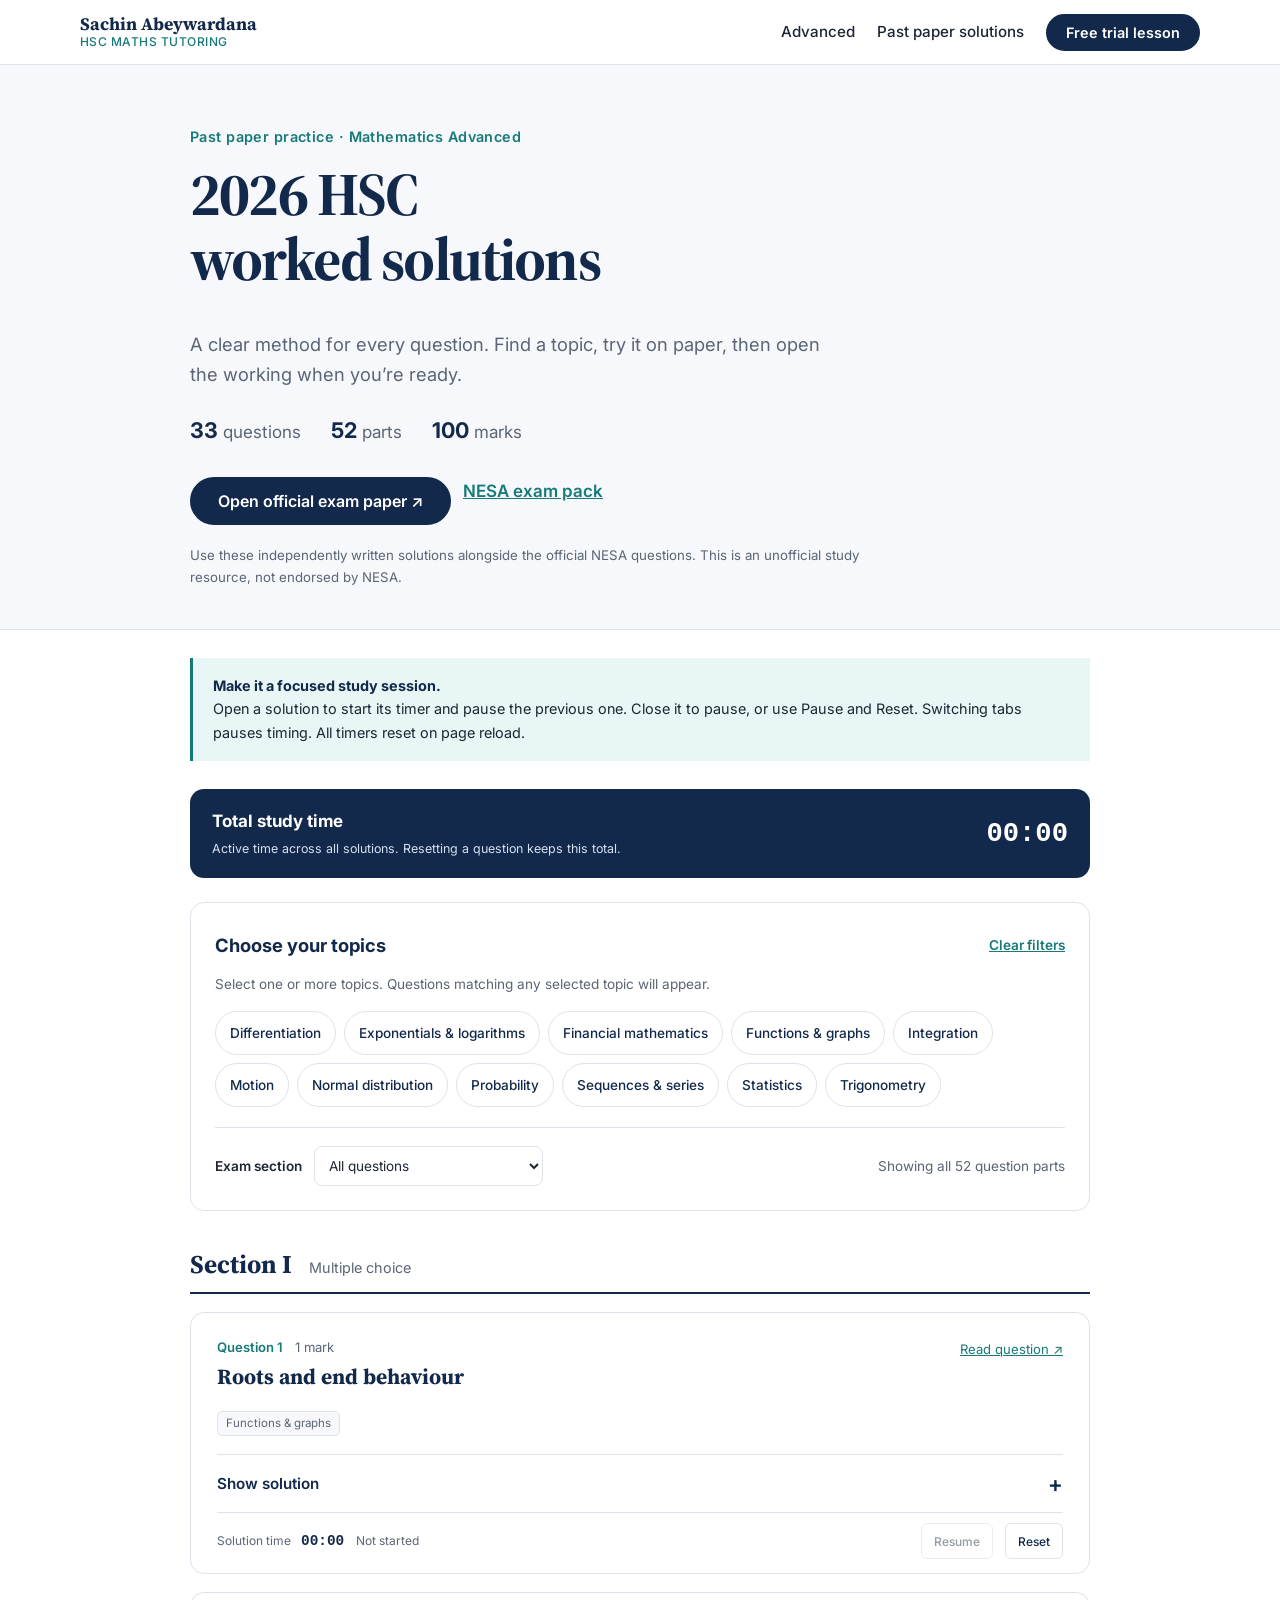
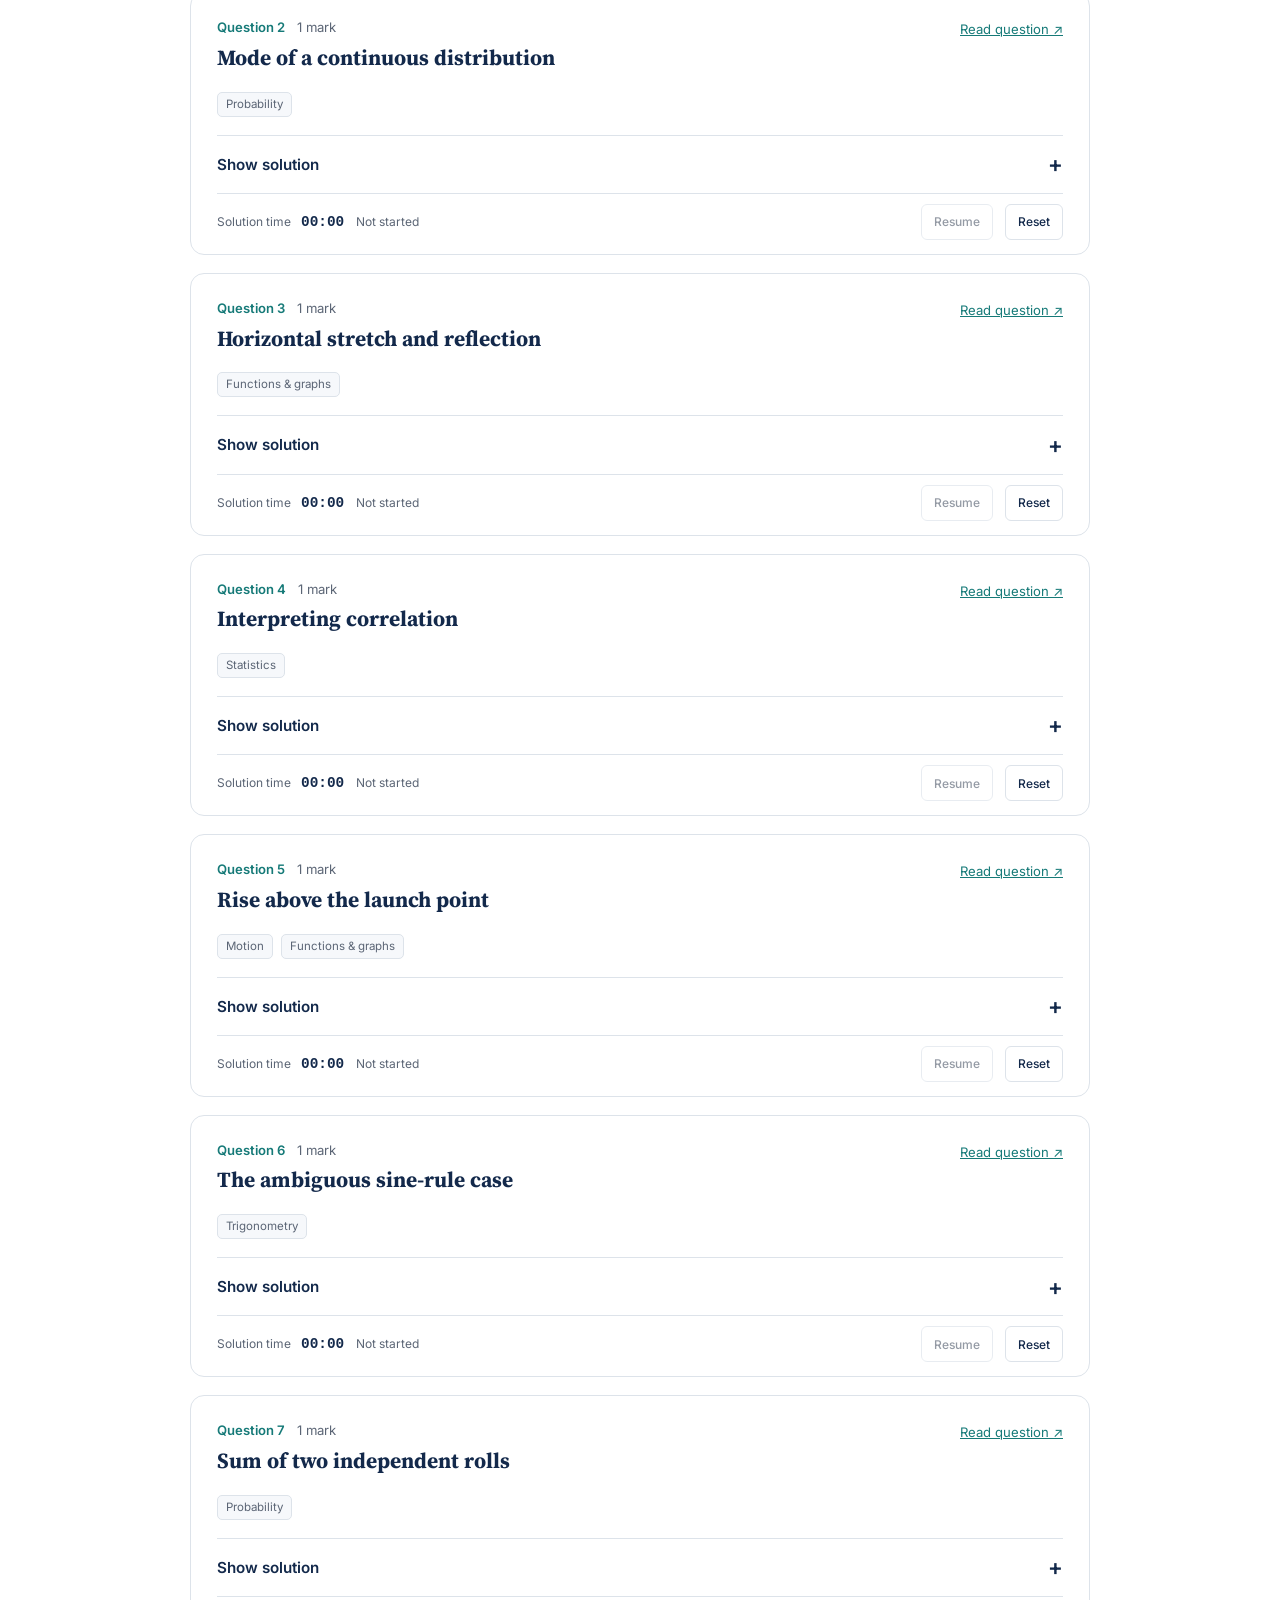
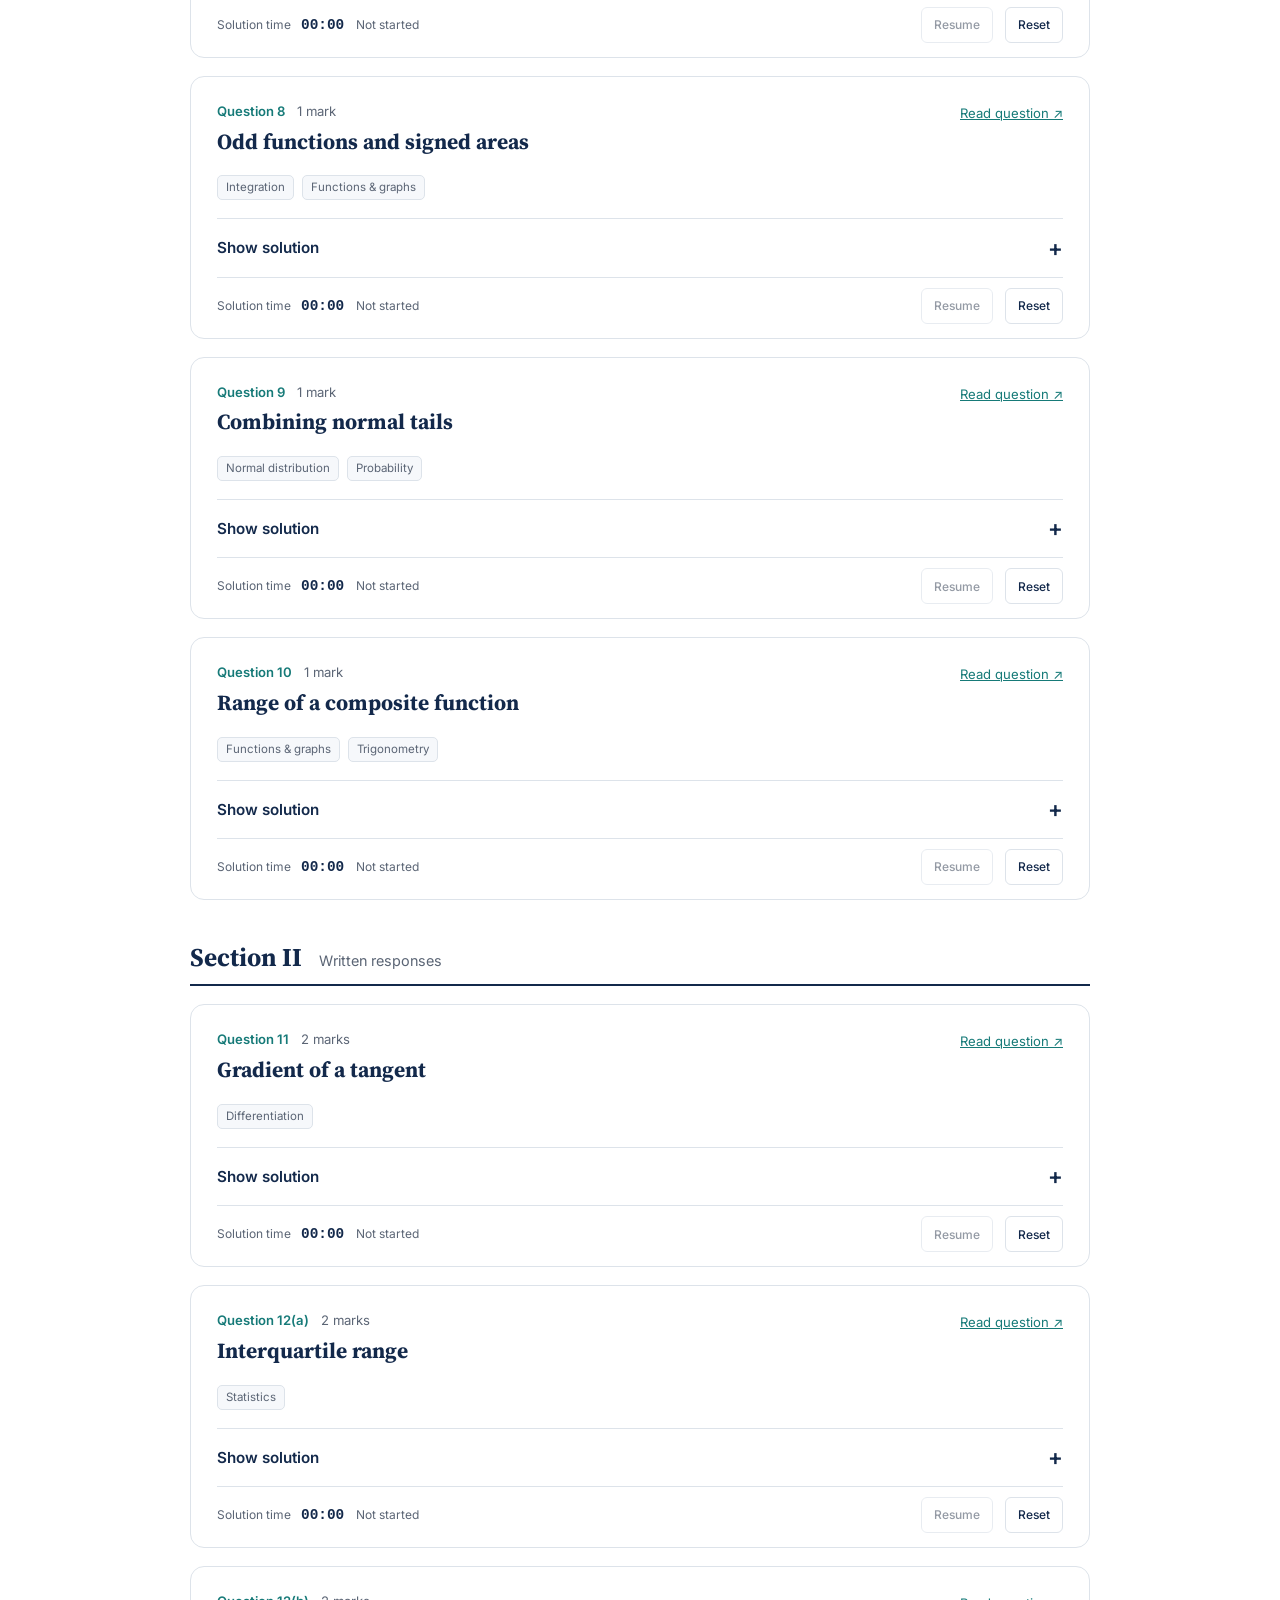
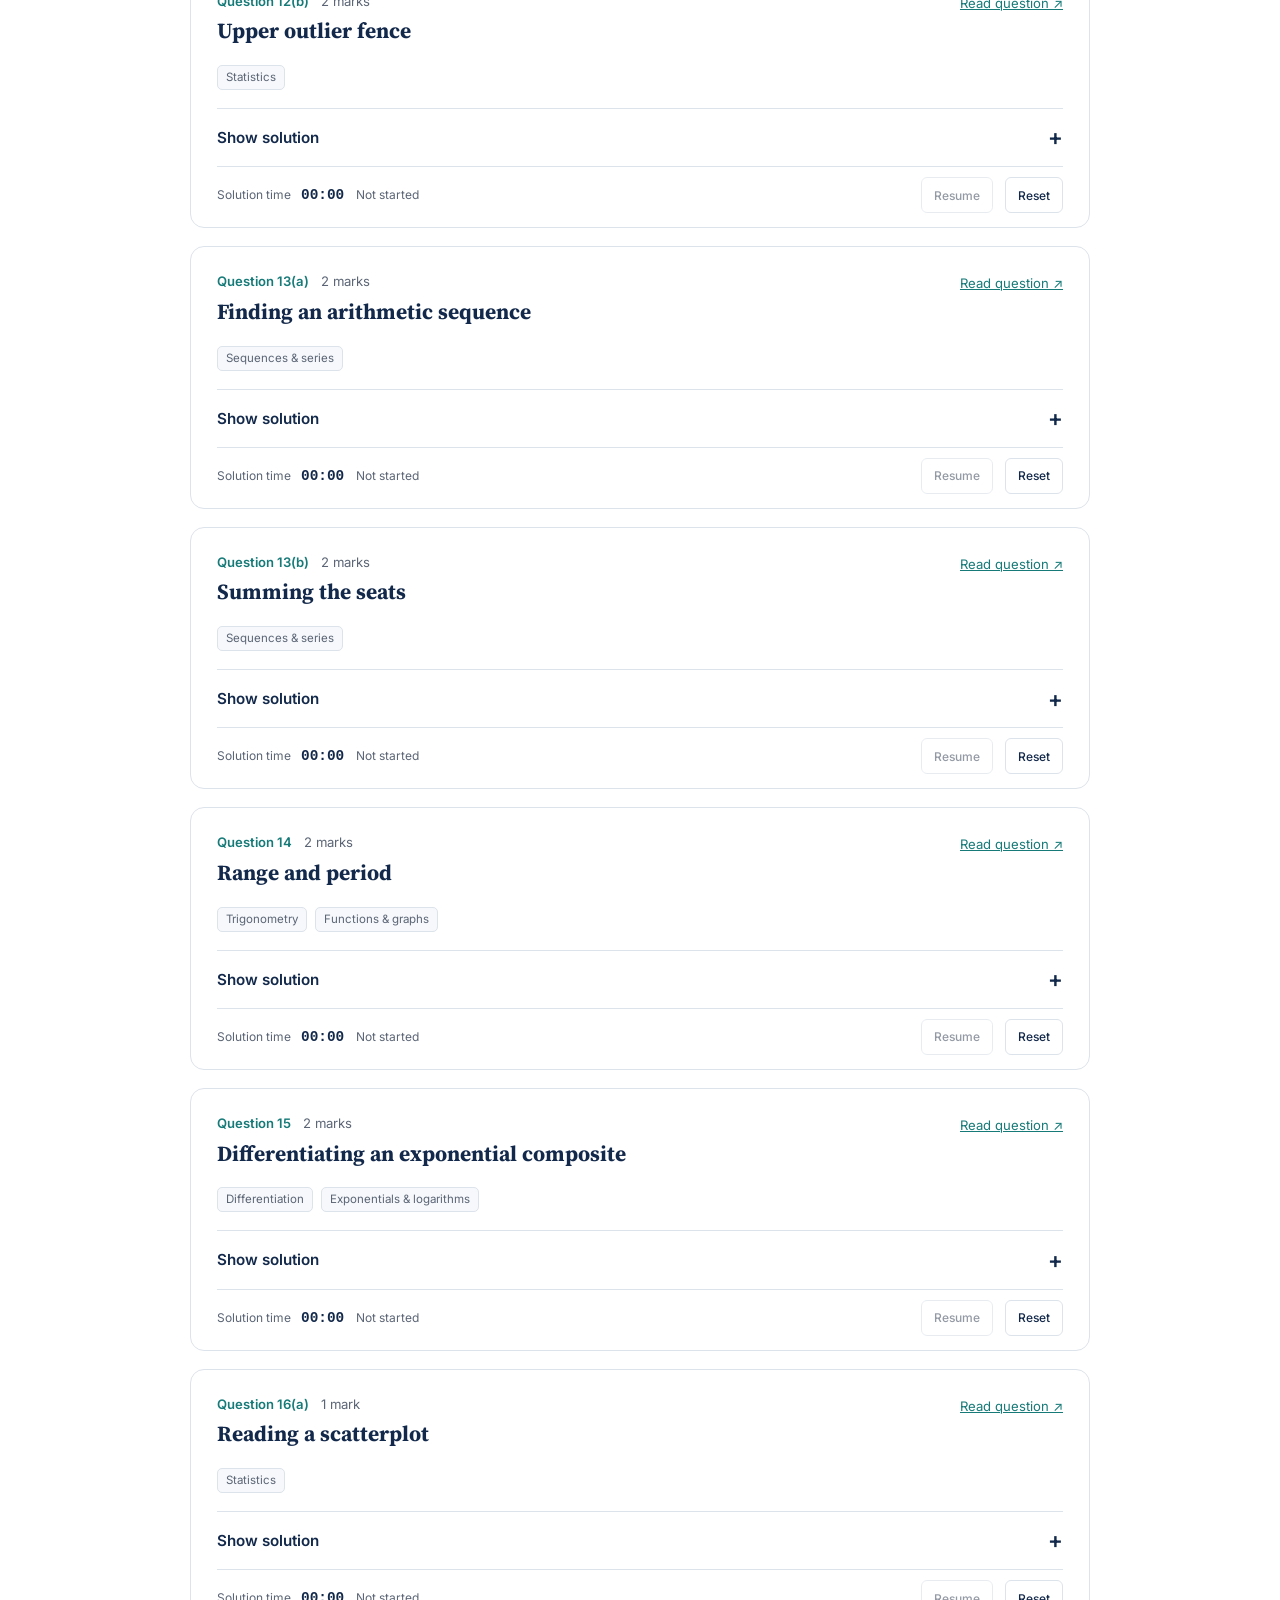
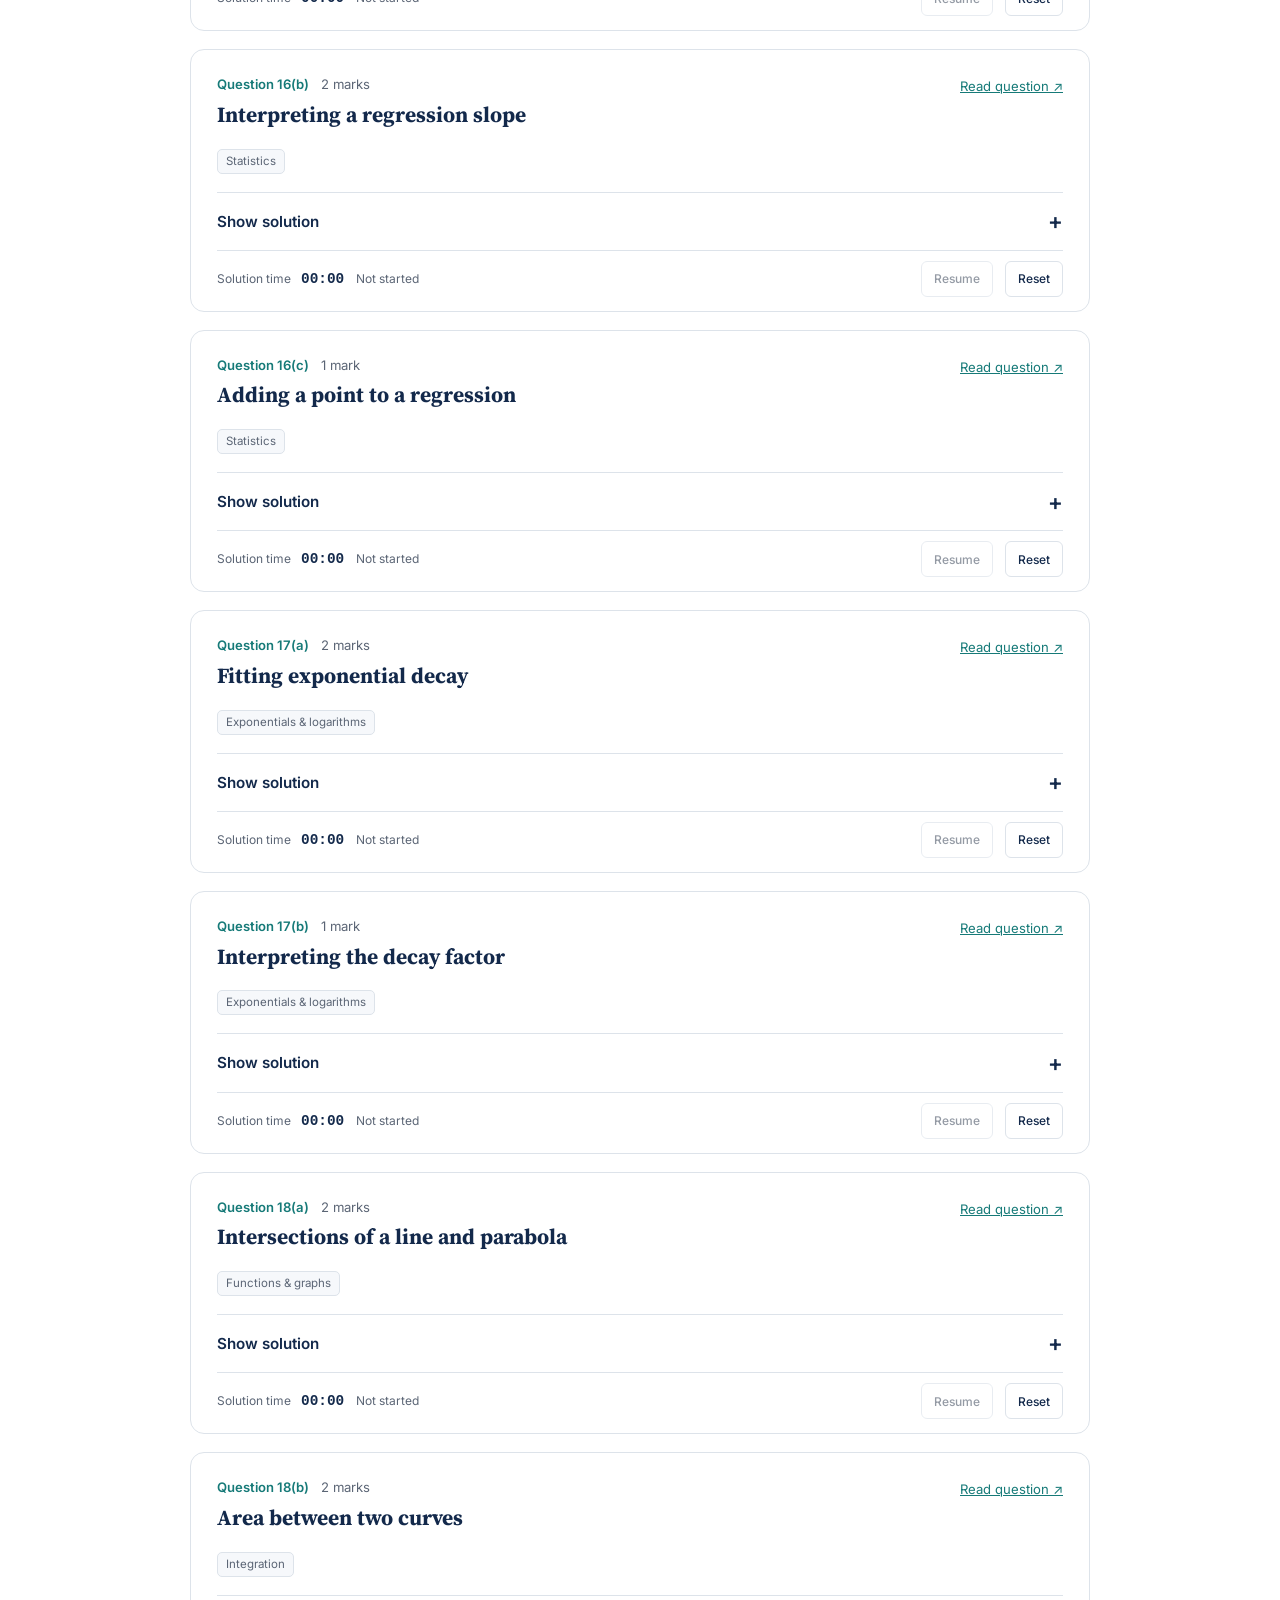
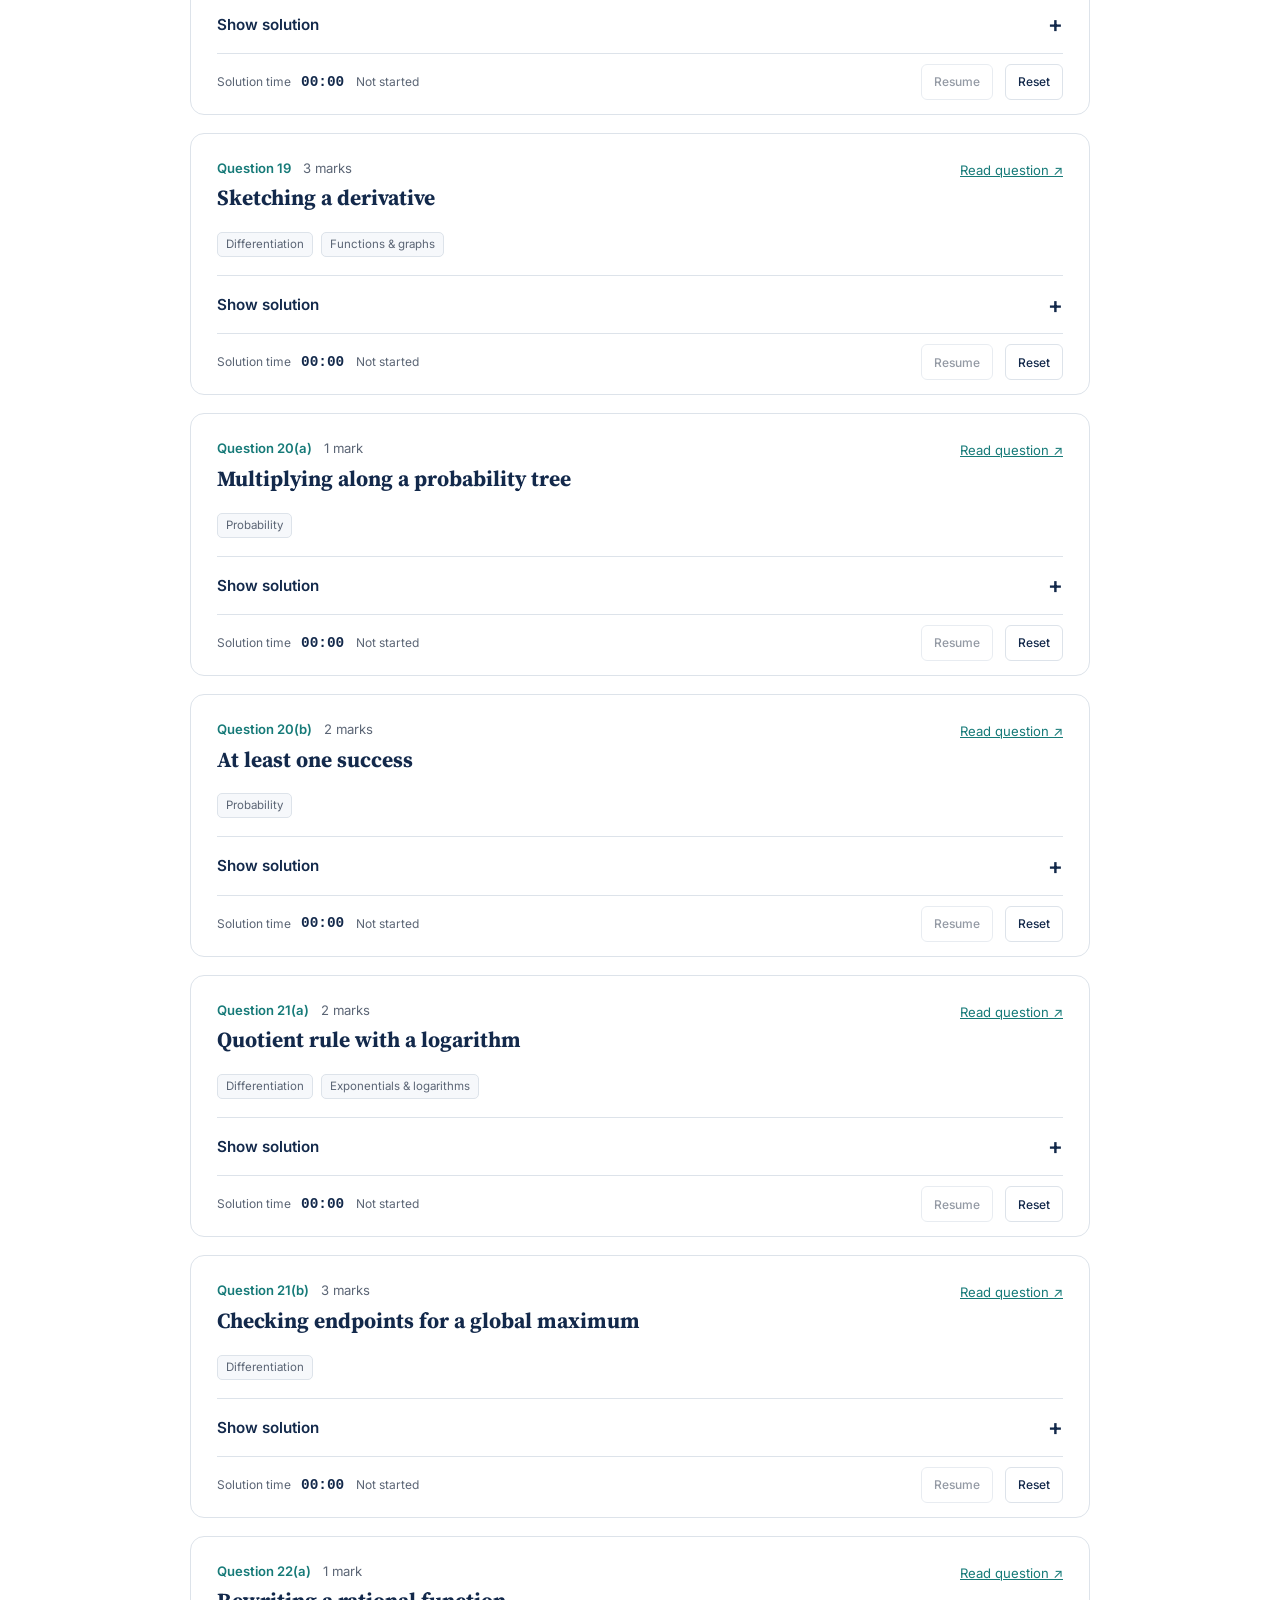
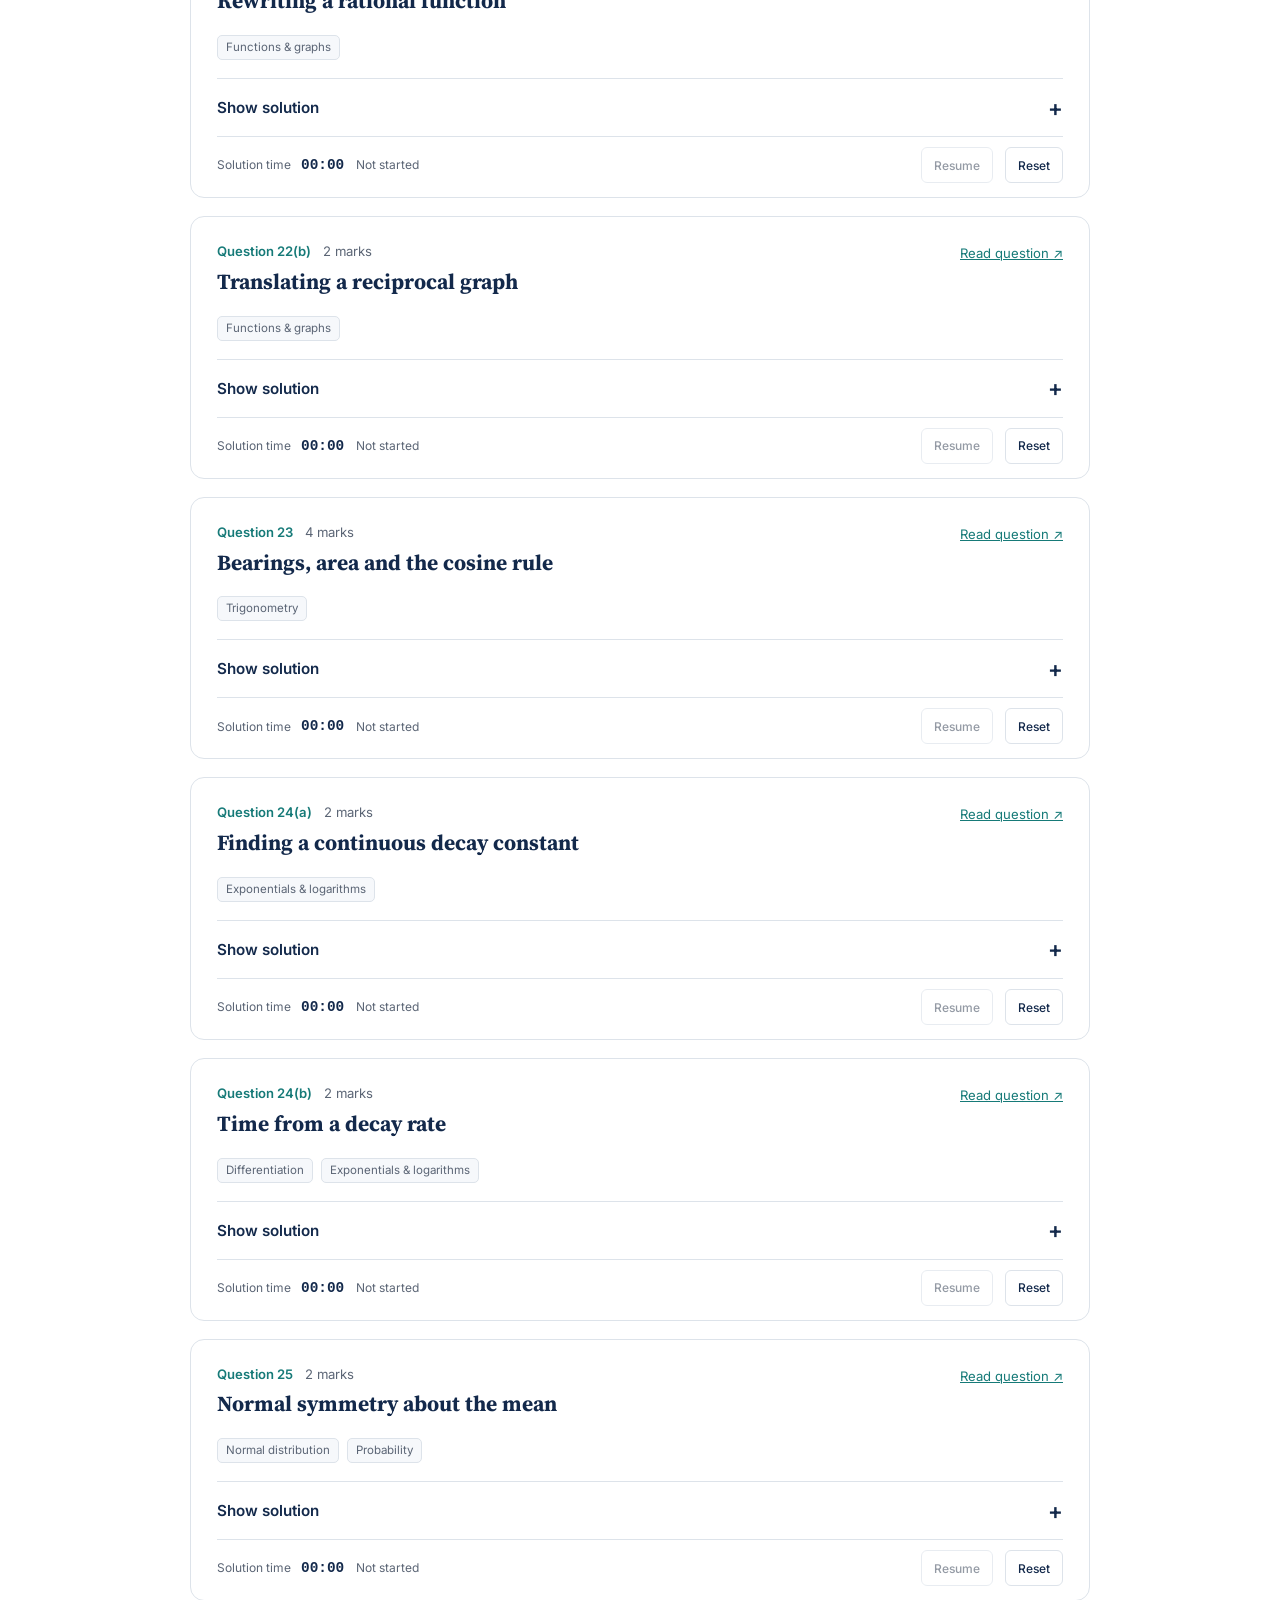
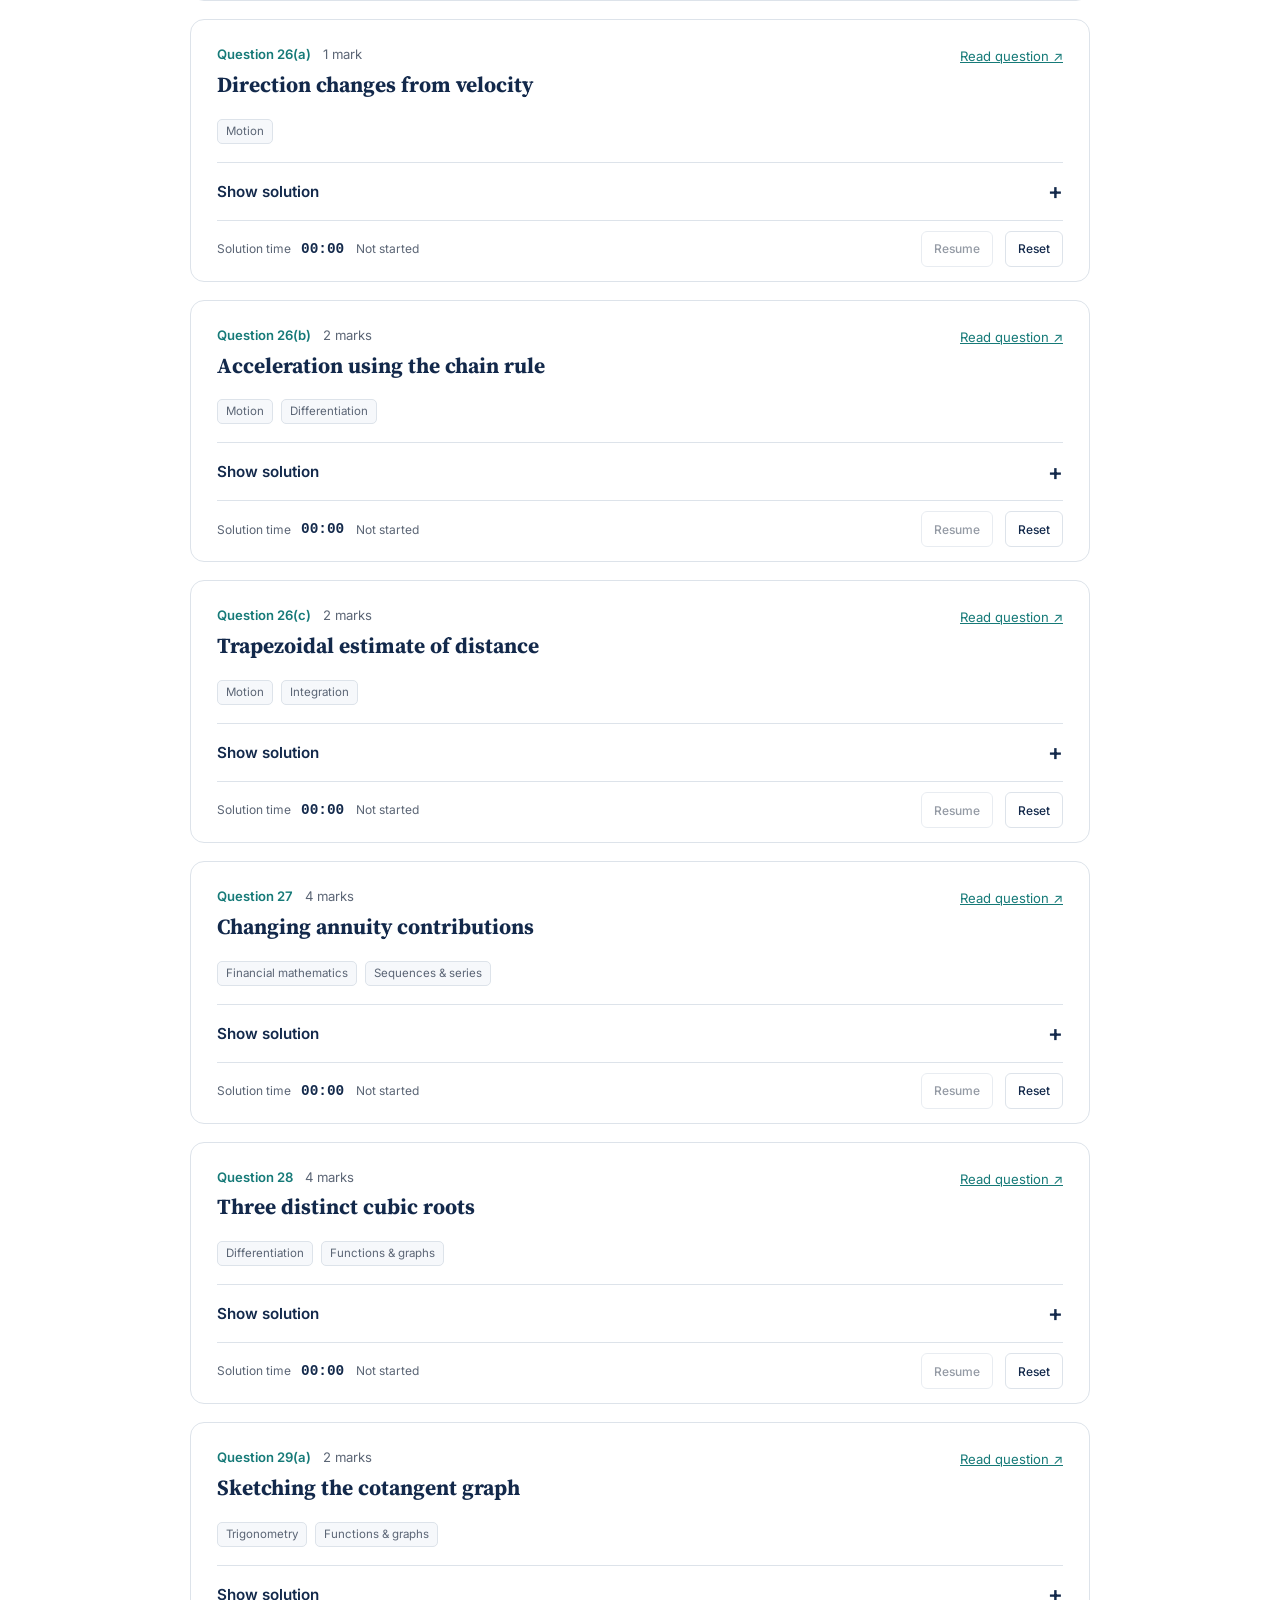
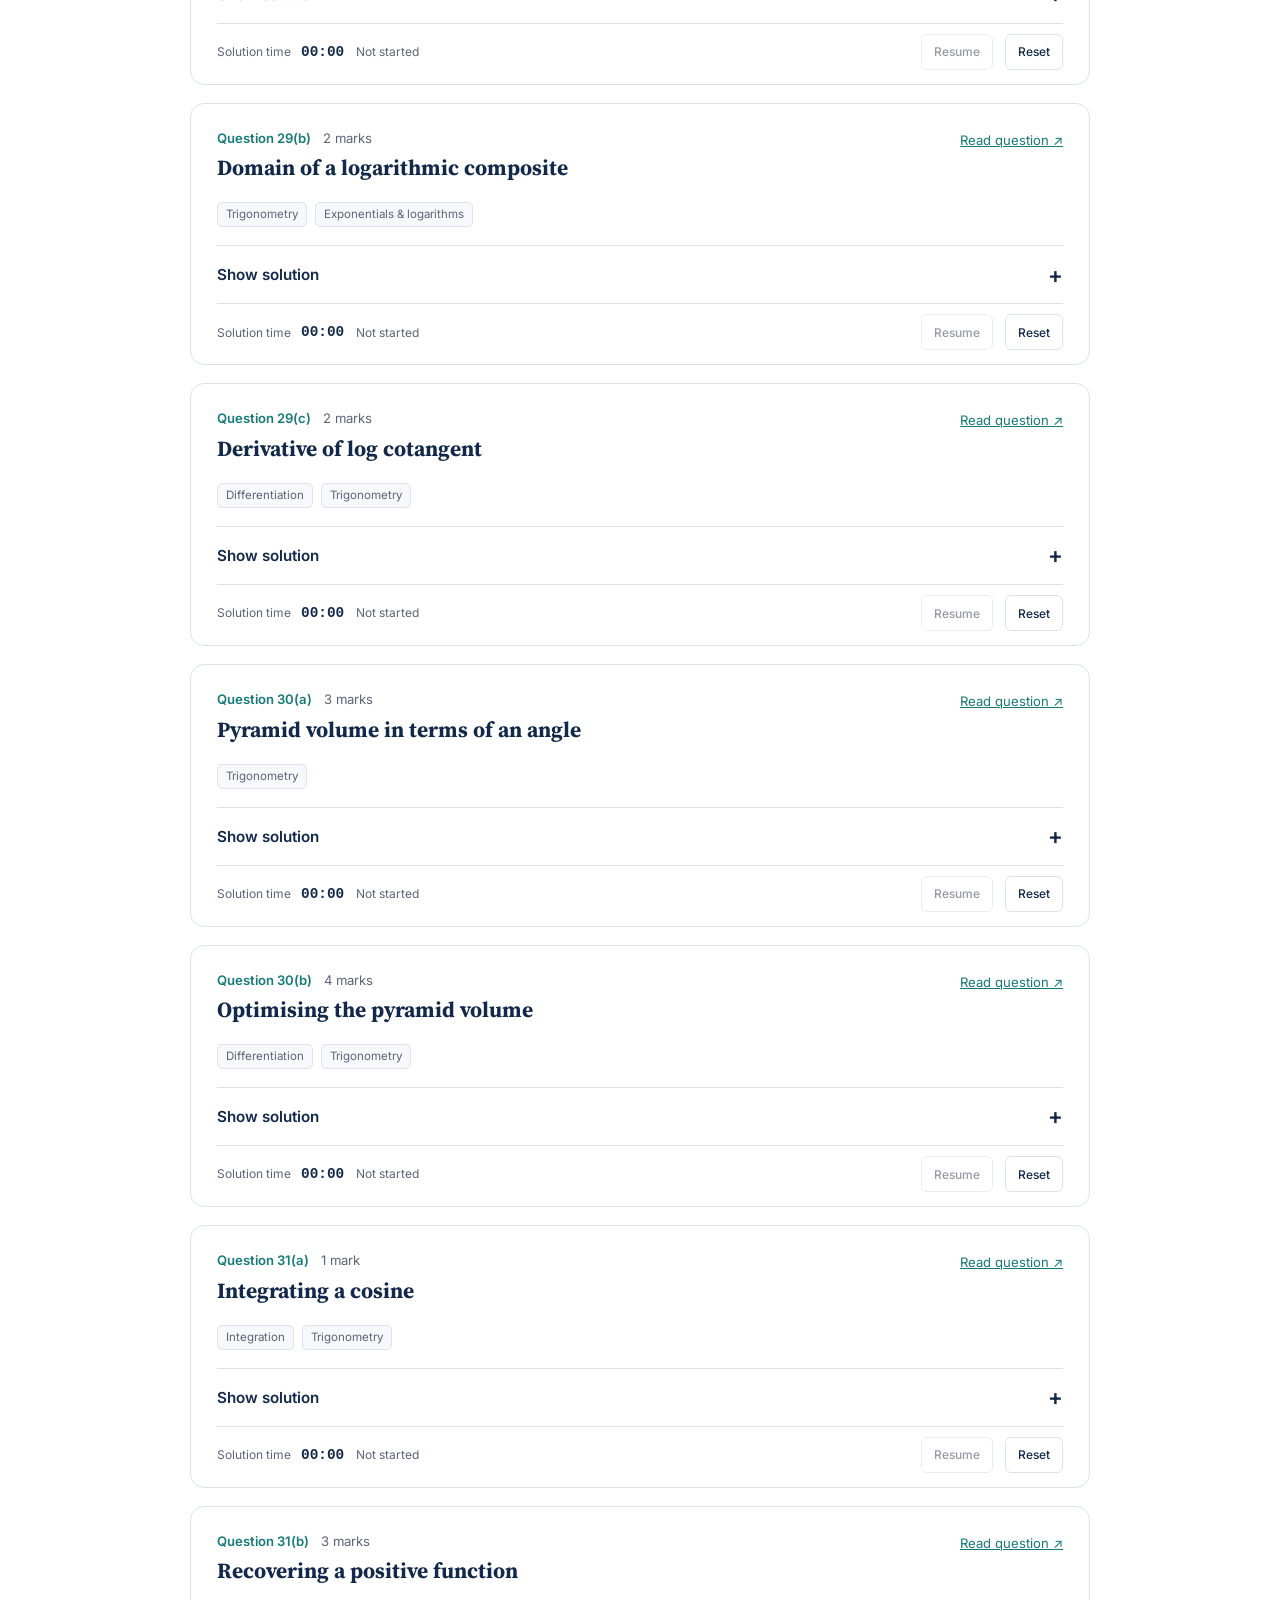
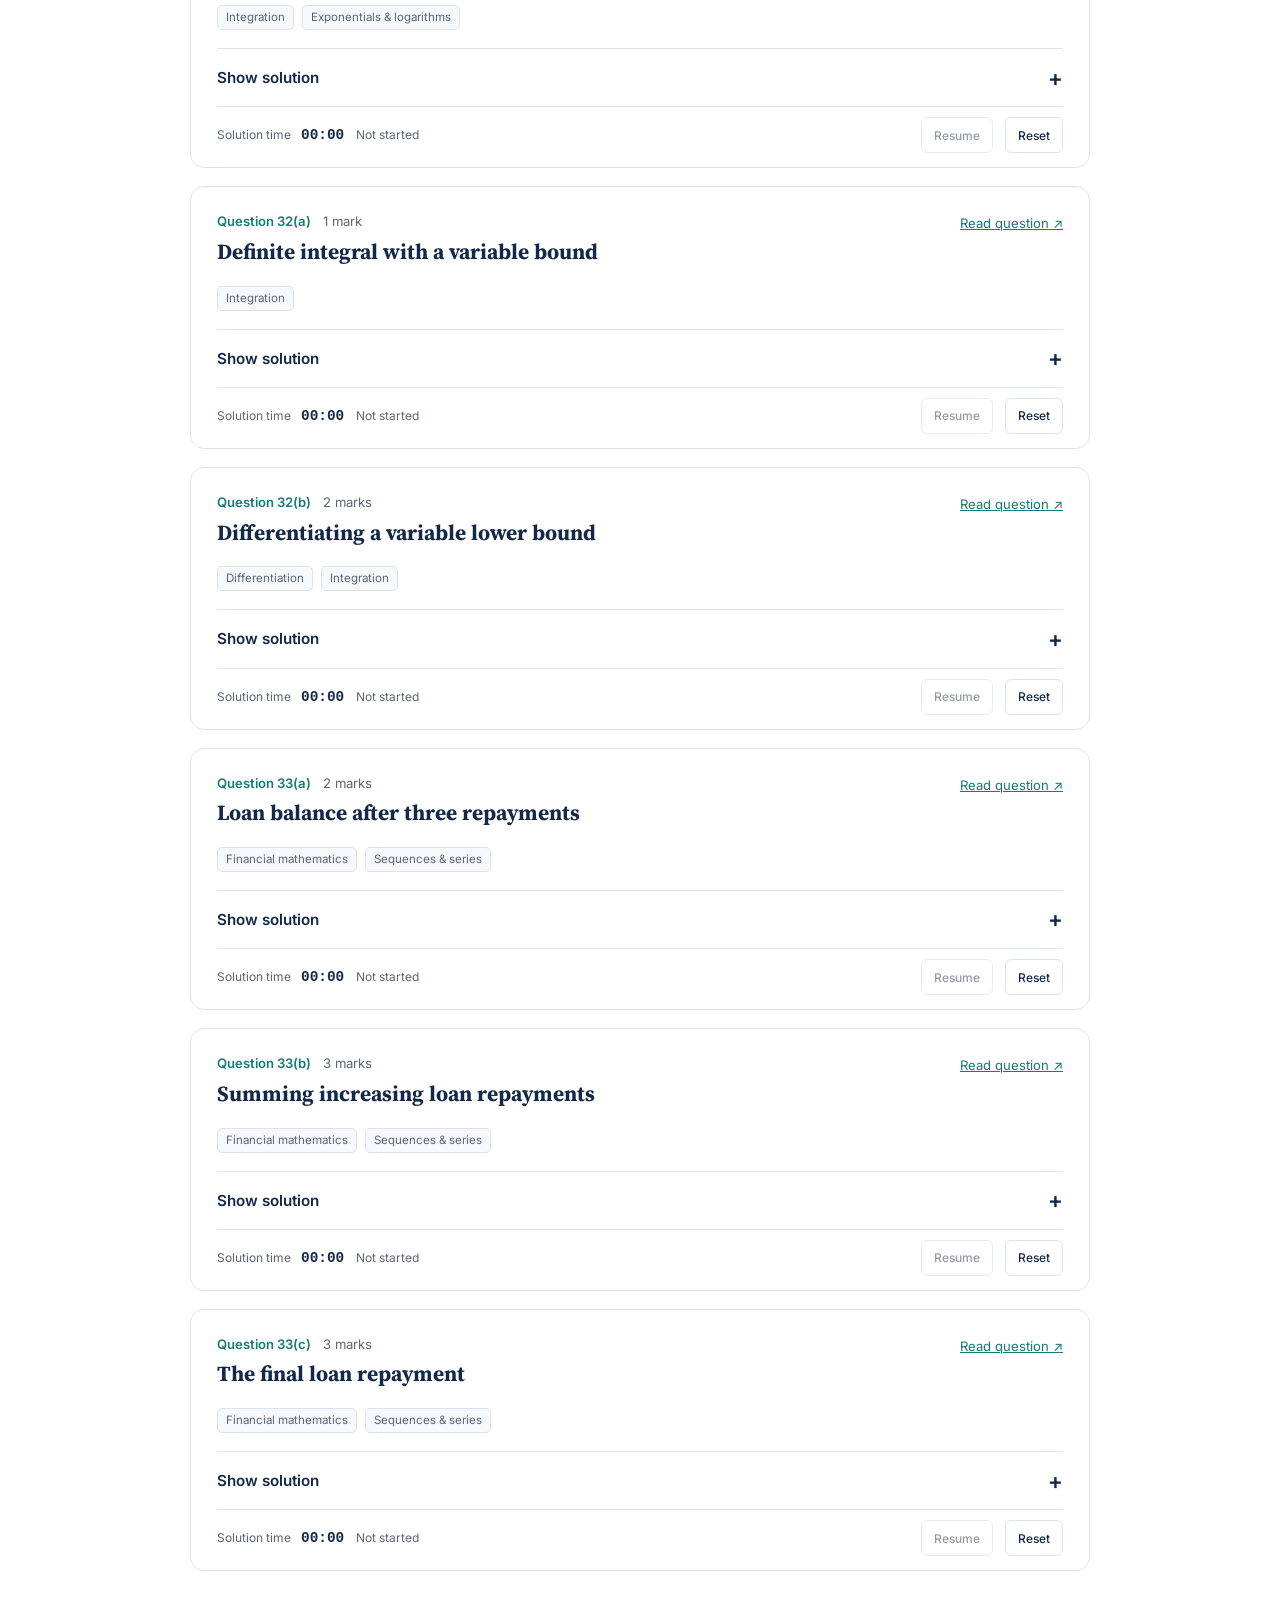
<file: practice/2026-maths-advanced/index.html>
<!doctype html>
<html lang="en-AU">
<head>
  <meta charset="utf-8">
  <meta name="viewport" content="width=device-width, initial-scale=1">
  <title>2026 HSC Advanced Worked Solutions | HSC Maths Tutor</title>
  <meta name="description" content="Original worked solutions for every question in the 2026 HSC Mathematics Advanced exam. Filter by topic, reveal each solution and time your review.">
  <link rel="canonical" href="https://hscmathstutor.com.au/practice/2026-maths-advanced/">
  <meta property="og:title" content="2026 HSC Advanced worked solutions">
  <meta property="og:description" content="33 questions. 52 parts. Clear working, topic filters and a timer for every solution.">
  <meta property="og:type" content="website">
  <meta property="og:url" content="https://hscmathstutor.com.au/practice/2026-maths-advanced/">
  <link rel="icon" href="/assets/favicon.svg" type="image/svg+xml">
  <link rel="preconnect" href="https://fonts.googleapis.com">
  <link rel="preconnect" href="https://fonts.gstatic.com" crossorigin>
  <link href="https://fonts.googleapis.com/css2?family=Inter:wght@400;500;600&family=Source+Serif+4:opsz,wght@8..60,600;8..60,700&display=swap" rel="stylesheet">
  <link rel="stylesheet" href="/styles.css?v=8">
  <link rel="stylesheet" href="/assets/vendor/katex/katex.min.css">
  <link rel="stylesheet" href="/assets/practice/practice.css?v=1">
  <script src="/assets/practice/practice.js?v=1" defer></script>
</head>
<body class="practice-page">
  <a class="skip-link" href="#questions">Skip to solutions</a>
  <header class="site-header"><div class="container nav">
    <a href="/" class="brand">Sachin Abeywardana <span>HSC Maths Tutoring</span></a>
    <nav aria-label="Main"><a href="/maths-advanced-tutor/">Advanced</a><a href="/practice/" aria-current="page">Past paper solutions</a><a href="/#contact" class="btn btn-small">Free trial lesson</a></nav>
  </div></header>
  <main>
    <section class="practice-hero"><div class="container practice-width">
      <p class="eyebrow">Past paper practice · Mathematics Advanced</p>
      <h1>2026 HSC<br>worked solutions</h1>
      <p class="lead">A clear method for every question. Find a topic, try it on paper, then open the working when you’re ready.</p>
      <div class="paper-stats"><span><strong>33</strong> questions</span><span><strong>52</strong> parts</span><span><strong>100</strong> marks</span></div>
      <div class="cta-row"><a class="btn" href="https://www.nsw.gov.au/sites/default/files/noindex/2026-10/2026-hsc-maths-advanced.pdf" target="_blank" rel="noopener">Open official exam paper <span aria-hidden="true">↗</span><span class="sr-only"> (PDF, new tab)</span></a><a class="text-link" href="https://www.nsw.gov.au/education-and-training/nesa/curriculum/hsc-exam-papers/mathematics-advanced/2026" target="_blank" rel="noopener">NESA exam pack <span class="sr-only">(new tab)</span></a></div>
      <p class="source-note">Use these independently written solutions alongside the official NESA questions. This is an unofficial study resource, not endorsed by NESA.</p>
    </div></section>
    <div class="container practice-width practice-content">
      <aside class="how-to"><strong>Make it a focused study session.</strong> Open a solution to start its timer and pause the previous one. Close it to pause, or use Pause and Reset. Switching tabs pauses timing. All timers reset on page reload.</aside>
      <div id="total-time-panel" class="total-time-panel" hidden><div><strong>Total study time</strong><p>Active time across all solutions. Resetting a question keeps this total.</p></div><output id="total-time" aria-label="Total study time" aria-live="off">00:00</output></div>
      <form class="filter-panel" hidden aria-label="Filter questions">
        <div class="filter-heading"><h2>Choose your topics</h2><button type="button" id="clear-filters">Clear filters</button></div>
        <p id="tag-help">Select one or more topics. Questions matching any selected topic will appear.</p>
        <div class="tag-filters" role="group" aria-label="Topics" aria-describedby="tag-help"><button type="button" class="tag-filter" data-tag="Differentiation" aria-pressed="false">Differentiation</button><button type="button" class="tag-filter" data-tag="Exponentials &amp; logarithms" aria-pressed="false">Exponentials &amp; logarithms</button><button type="button" class="tag-filter" data-tag="Financial mathematics" aria-pressed="false">Financial mathematics</button><button type="button" class="tag-filter" data-tag="Functions &amp; graphs" aria-pressed="false">Functions &amp; graphs</button><button type="button" class="tag-filter" data-tag="Integration" aria-pressed="false">Integration</button><button type="button" class="tag-filter" data-tag="Motion" aria-pressed="false">Motion</button><button type="button" class="tag-filter" data-tag="Normal distribution" aria-pressed="false">Normal distribution</button><button type="button" class="tag-filter" data-tag="Probability" aria-pressed="false">Probability</button><button type="button" class="tag-filter" data-tag="Sequences &amp; series" aria-pressed="false">Sequences &amp; series</button><button type="button" class="tag-filter" data-tag="Statistics" aria-pressed="false">Statistics</button><button type="button" class="tag-filter" data-tag="Trigonometry" aria-pressed="false">Trigonometry</button></div>
        <div class="filter-bottom"><label for="section-filter">Exam section</label><select id="section-filter"><option value="all">All questions</option><option value="I">Section I · Multiple choice</option><option value="II">Section II · Written responses</option></select><p id="result-count" role="status" aria-live="polite" aria-atomic="true">Showing all 52 question parts</p></div>
      </form>
      <noscript><p class="how-to">All solutions are available below. Enable JavaScript for topic filters and timers.</p></noscript>
      <div id="questions" tabindex="-1"><section class="question-section" data-section="I" aria-labelledby="section-I"><h2 id="section-I">Section I <span>Multiple choice</span></h2><article class="question-card" id="q1" data-section="I" data-tags="[&quot;Functions &amp; graphs&quot;]">
      <div class="question-heading">
        <div><p class="question-number"><a href="#q1">Question 1</a><span>1 mark</span></p>
          <h3>Roots and end behaviour</h3></div>
        <a class="paper-link" href="https://www.nsw.gov.au/sites/default/files/noindex/2026-10/2026-hsc-maths-advanced.pdf#page=2" target="_blank" rel="noopener">Read question <span aria-hidden="true">↗</span><span class="sr-only"> in NESA PDF, new tab</span></a>
      </div>
      <div class="question-tags" aria-label="Topics"><span class="topic-label">Functions &amp; graphs</span></div>
      <details class="solution" id="solution-q1">
        <summary><span class="when-closed">Show solution</span><span class="when-open">Hide solution</span><span class="sr-only"> for Question 1</span><span class="expand-icon" aria-hidden="true">+</span></summary>
        <div class="solution-body"><ol><li>The zeros are <span class="katex"><span class="katex-mathml"><math xmlns="http://www.w3.org/1998/Math/MathML"><semantics><mrow><mo>−</mo><mn>4</mn><mo separator="true">,</mo><mn>1</mn><mo separator="true">,</mo><mn>3</mn></mrow><annotation encoding="application/x-tex">-4,1,3</annotation></semantics></math></span><span class="katex-html" aria-hidden="true"><span class="base"><span class="strut" style="height:0.8389em;vertical-align:-0.1944em;"></span><span class="mord">−</span><span class="mord">4</span><span class="mpunct">,</span><span class="mspace" style="margin-right:0.1667em;"></span><span class="mord">1</span><span class="mpunct">,</span><span class="mspace" style="margin-right:0.1667em;"></span><span class="mord">3</span></span></span></span>, so the factors are <span class="katex"><span class="katex-mathml"><math xmlns="http://www.w3.org/1998/Math/MathML"><semantics><mrow><mo stretchy="false">(</mo><mi>x</mi><mo>+</mo><mn>4</mn><mo stretchy="false">)</mo><mo stretchy="false">(</mo><mi>x</mi><mo>−</mo><mn>1</mn><mo stretchy="false">)</mo><mo stretchy="false">(</mo><mi>x</mi><mo>−</mo><mn>3</mn><mo stretchy="false">)</mo></mrow><annotation encoding="application/x-tex">(x+4)(x-1)(x-3)</annotation></semantics></math></span><span class="katex-html" aria-hidden="true"><span class="base"><span class="strut" style="height:1em;vertical-align:-0.25em;"></span><span class="mopen">(</span><span class="mord mathnormal">x</span><span class="mspace" style="margin-right:0.2222em;"></span><span class="mbin">+</span><span class="mspace" style="margin-right:0.2222em;"></span></span><span class="base"><span class="strut" style="height:1em;vertical-align:-0.25em;"></span><span class="mord">4</span><span class="mclose">)</span><span class="mopen">(</span><span class="mord mathnormal">x</span><span class="mspace" style="margin-right:0.2222em;"></span><span class="mbin">−</span><span class="mspace" style="margin-right:0.2222em;"></span></span><span class="base"><span class="strut" style="height:1em;vertical-align:-0.25em;"></span><span class="mord">1</span><span class="mclose">)</span><span class="mopen">(</span><span class="mord mathnormal">x</span><span class="mspace" style="margin-right:0.2222em;"></span><span class="mbin">−</span><span class="mspace" style="margin-right:0.2222em;"></span></span><span class="base"><span class="strut" style="height:1em;vertical-align:-0.25em;"></span><span class="mord">3</span><span class="mclose">)</span></span></span></span>. The right-hand end rises, requiring a positive leading coefficient.</li></ol><div class="answer"><strong>Answer</strong><div>C: <span class="katex"><span class="katex-mathml"><math xmlns="http://www.w3.org/1998/Math/MathML"><semantics><mrow><mo stretchy="false">(</mo><mi>x</mi><mo>−</mo><mn>1</mn><mo stretchy="false">)</mo><mo stretchy="false">(</mo><mi>x</mi><mo>−</mo><mn>3</mn><mo stretchy="false">)</mo><mo stretchy="false">(</mo><mi>x</mi><mo>+</mo><mn>4</mn><mo stretchy="false">)</mo></mrow><annotation encoding="application/x-tex">(x-1)(x-3)(x+4)</annotation></semantics></math></span><span class="katex-html" aria-hidden="true"><span class="base"><span class="strut" style="height:1em;vertical-align:-0.25em;"></span><span class="mopen">(</span><span class="mord mathnormal">x</span><span class="mspace" style="margin-right:0.2222em;"></span><span class="mbin">−</span><span class="mspace" style="margin-right:0.2222em;"></span></span><span class="base"><span class="strut" style="height:1em;vertical-align:-0.25em;"></span><span class="mord">1</span><span class="mclose">)</span><span class="mopen">(</span><span class="mord mathnormal">x</span><span class="mspace" style="margin-right:0.2222em;"></span><span class="mbin">−</span><span class="mspace" style="margin-right:0.2222em;"></span></span><span class="base"><span class="strut" style="height:1em;vertical-align:-0.25em;"></span><span class="mord">3</span><span class="mclose">)</span><span class="mopen">(</span><span class="mord mathnormal">x</span><span class="mspace" style="margin-right:0.2222em;"></span><span class="mbin">+</span><span class="mspace" style="margin-right:0.2222em;"></span></span><span class="base"><span class="strut" style="height:1em;vertical-align:-0.25em;"></span><span class="mord">4</span><span class="mclose">)</span></span></span></span>.</div></div></div>
      </details>
      <div class="timer-controls" hidden>
        <span class="timer-label">Solution time <output aria-label="Time spent on Question 1" class="timer-value">00:00</output></span>
        <span class="timer-status">Not started</span>
        <button type="button" class="timer-toggle" aria-label="Pause timer for Question 1" disabled>Pause</button>
        <button type="button" class="timer-reset" aria-label="Reset timer for Question 1">Reset</button>
      </div>
    </article>
<article class="question-card" id="q2" data-section="I" data-tags="[&quot;Probability&quot;]">
      <div class="question-heading">
        <div><p class="question-number"><a href="#q2">Question 2</a><span>1 mark</span></p>
          <h3>Mode of a continuous distribution</h3></div>
        <a class="paper-link" href="https://www.nsw.gov.au/sites/default/files/noindex/2026-10/2026-hsc-maths-advanced.pdf#page=3" target="_blank" rel="noopener">Read question <span aria-hidden="true">↗</span><span class="sr-only"> in NESA PDF, new tab</span></a>
      </div>
      <div class="question-tags" aria-label="Topics"><span class="topic-label">Probability</span></div>
      <details class="solution" id="solution-q2">
        <summary><span class="when-closed">Show solution</span><span class="when-open">Hide solution</span><span class="sr-only"> for Question 2</span><span class="expand-icon" aria-hidden="true">+</span></summary>
        <div class="solution-body"><ol><li>The mode is the horizontal coordinate where the density is greatest. The highest point occurs at <span class="katex"><span class="katex-mathml"><math xmlns="http://www.w3.org/1998/Math/MathML"><semantics><mrow><mi>x</mi><mo>=</mo><mn>2</mn><msqrt><mn>2</mn></msqrt></mrow><annotation encoding="application/x-tex">x=2\sqrt2</annotation></semantics></math></span><span class="katex-html" aria-hidden="true"><span class="base"><span class="strut" style="height:0.4306em;"></span><span class="mord mathnormal">x</span><span class="mspace" style="margin-right:0.2778em;"></span><span class="mrel">=</span><span class="mspace" style="margin-right:0.2778em;"></span></span><span class="base"><span class="strut" style="height:1.04em;vertical-align:-0.1328em;"></span><span class="mord">2</span><span class="mord sqrt"><span class="vlist-t vlist-t2"><span class="vlist-r"><span class="vlist" style="height:0.9072em;"><span class="svg-align" style="top:-3em;"><span class="pstrut" style="height:3em;"></span><span class="mord" style="padding-left:0.833em;">2</span></span><span style="top:-2.8672em;"><span class="pstrut" style="height:3em;"></span><span class="hide-tail" style="min-width:0.853em;height:1.08em;"><svg xmlns="http://www.w3.org/2000/svg" width="400em" height="1.08em" viewBox="0 0 400000 1080" preserveAspectRatio="xMinYMin slice"><path d="M95,702
c-2.7,0,-7.17,-2.7,-13.5,-8c-5.8,-5.3,-9.5,-10,-9.5,-14
c0,-2,0.3,-3.3,1,-4c1.3,-2.7,23.83,-20.7,67.5,-54
c44.2,-33.3,65.8,-50.3,66.5,-51c1.3,-1.3,3,-2,5,-2c4.7,0,8.7,3.3,12,10
s173,378,173,378c0.7,0,35.3,-71,104,-213c68.7,-142,137.5,-285,206.5,-429
c69,-144,104.5,-217.7,106.5,-221
l0 -0
c5.3,-9.3,12,-14,20,-14
H400000v40H845.2724
s-225.272,467,-225.272,467s-235,486,-235,486c-2.7,4.7,-9,7,-19,7
c-6,0,-10,-1,-12,-3s-194,-422,-194,-422s-65,47,-65,47z
M834 80h400000v40h-400000z"/></svg></span></span></span><span class="vlist-s">​</span></span><span class="vlist-r"><span class="vlist" style="height:0.1328em;"><span></span></span></span></span></span></span></span></span>, rather than at the height <span class="katex"><span class="katex-mathml"><math xmlns="http://www.w3.org/1998/Math/MathML"><semantics><mrow><msqrt><mn>2</mn></msqrt><mi mathvariant="normal">/</mi><mn>2</mn></mrow><annotation encoding="application/x-tex">\sqrt2/2</annotation></semantics></math></span><span class="katex-html" aria-hidden="true"><span class="base"><span class="strut" style="height:1.1572em;vertical-align:-0.25em;"></span><span class="mord sqrt"><span class="vlist-t vlist-t2"><span class="vlist-r"><span class="vlist" style="height:0.9072em;"><span class="svg-align" style="top:-3em;"><span class="pstrut" style="height:3em;"></span><span class="mord" style="padding-left:0.833em;">2</span></span><span style="top:-2.8672em;"><span class="pstrut" style="height:3em;"></span><span class="hide-tail" style="min-width:0.853em;height:1.08em;"><svg xmlns="http://www.w3.org/2000/svg" width="400em" height="1.08em" viewBox="0 0 400000 1080" preserveAspectRatio="xMinYMin slice"><path d="M95,702
c-2.7,0,-7.17,-2.7,-13.5,-8c-5.8,-5.3,-9.5,-10,-9.5,-14
c0,-2,0.3,-3.3,1,-4c1.3,-2.7,23.83,-20.7,67.5,-54
c44.2,-33.3,65.8,-50.3,66.5,-51c1.3,-1.3,3,-2,5,-2c4.7,0,8.7,3.3,12,10
s173,378,173,378c0.7,0,35.3,-71,104,-213c68.7,-142,137.5,-285,206.5,-429
c69,-144,104.5,-217.7,106.5,-221
l0 -0
c5.3,-9.3,12,-14,20,-14
H400000v40H845.2724
s-225.272,467,-225.272,467s-235,486,-235,486c-2.7,4.7,-9,7,-19,7
c-6,0,-10,-1,-12,-3s-194,-422,-194,-422s-65,47,-65,47z
M834 80h400000v40h-400000z"/></svg></span></span></span><span class="vlist-s">​</span></span><span class="vlist-r"><span class="vlist" style="height:0.1328em;"><span></span></span></span></span></span><span class="mord">/2</span></span></span></span>.</li></ol><div class="answer"><strong>Answer</strong><div>D: <span class="katex"><span class="katex-mathml"><math xmlns="http://www.w3.org/1998/Math/MathML"><semantics><mrow><mn>2</mn><msqrt><mn>2</mn></msqrt></mrow><annotation encoding="application/x-tex">2\sqrt2</annotation></semantics></math></span><span class="katex-html" aria-hidden="true"><span class="base"><span class="strut" style="height:1.04em;vertical-align:-0.1328em;"></span><span class="mord">2</span><span class="mord sqrt"><span class="vlist-t vlist-t2"><span class="vlist-r"><span class="vlist" style="height:0.9072em;"><span class="svg-align" style="top:-3em;"><span class="pstrut" style="height:3em;"></span><span class="mord" style="padding-left:0.833em;">2</span></span><span style="top:-2.8672em;"><span class="pstrut" style="height:3em;"></span><span class="hide-tail" style="min-width:0.853em;height:1.08em;"><svg xmlns="http://www.w3.org/2000/svg" width="400em" height="1.08em" viewBox="0 0 400000 1080" preserveAspectRatio="xMinYMin slice"><path d="M95,702
c-2.7,0,-7.17,-2.7,-13.5,-8c-5.8,-5.3,-9.5,-10,-9.5,-14
c0,-2,0.3,-3.3,1,-4c1.3,-2.7,23.83,-20.7,67.5,-54
c44.2,-33.3,65.8,-50.3,66.5,-51c1.3,-1.3,3,-2,5,-2c4.7,0,8.7,3.3,12,10
s173,378,173,378c0.7,0,35.3,-71,104,-213c68.7,-142,137.5,-285,206.5,-429
c69,-144,104.5,-217.7,106.5,-221
l0 -0
c5.3,-9.3,12,-14,20,-14
H400000v40H845.2724
s-225.272,467,-225.272,467s-235,486,-235,486c-2.7,4.7,-9,7,-19,7
c-6,0,-10,-1,-12,-3s-194,-422,-194,-422s-65,47,-65,47z
M834 80h400000v40h-400000z"/></svg></span></span></span><span class="vlist-s">​</span></span><span class="vlist-r"><span class="vlist" style="height:0.1328em;"><span></span></span></span></span></span></span></span></span>.</div></div></div>
      </details>
      <div class="timer-controls" hidden>
        <span class="timer-label">Solution time <output aria-label="Time spent on Question 2" class="timer-value">00:00</output></span>
        <span class="timer-status">Not started</span>
        <button type="button" class="timer-toggle" aria-label="Pause timer for Question 2" disabled>Pause</button>
        <button type="button" class="timer-reset" aria-label="Reset timer for Question 2">Reset</button>
      </div>
    </article>
<article class="question-card" id="q3" data-section="I" data-tags="[&quot;Functions &amp; graphs&quot;]">
      <div class="question-heading">
        <div><p class="question-number"><a href="#q3">Question 3</a><span>1 mark</span></p>
          <h3>Horizontal stretch and reflection</h3></div>
        <a class="paper-link" href="https://www.nsw.gov.au/sites/default/files/noindex/2026-10/2026-hsc-maths-advanced.pdf#page=4" target="_blank" rel="noopener">Read question <span aria-hidden="true">↗</span><span class="sr-only"> in NESA PDF, new tab</span></a>
      </div>
      <div class="question-tags" aria-label="Topics"><span class="topic-label">Functions &amp; graphs</span></div>
      <details class="solution" id="solution-q3">
        <summary><span class="when-closed">Show solution</span><span class="when-open">Hide solution</span><span class="sr-only"> for Question 3</span><span class="expand-icon" aria-hidden="true">+</span></summary>
        <div class="solution-body"><ol><li>The domain doubles from <span class="katex"><span class="katex-mathml"><math xmlns="http://www.w3.org/1998/Math/MathML"><semantics><mrow><mo stretchy="false">[</mo><mn>0</mn><mo separator="true">,</mo><mn>4</mn><mo stretchy="false">]</mo></mrow><annotation encoding="application/x-tex">[0,4]</annotation></semantics></math></span><span class="katex-html" aria-hidden="true"><span class="base"><span class="strut" style="height:1em;vertical-align:-0.25em;"></span><span class="mopen">[</span><span class="mord">0</span><span class="mpunct">,</span><span class="mspace" style="margin-right:0.1667em;"></span><span class="mord">4</span><span class="mclose">]</span></span></span></span> to <span class="katex"><span class="katex-mathml"><math xmlns="http://www.w3.org/1998/Math/MathML"><semantics><mrow><mo stretchy="false">[</mo><mn>0</mn><mo separator="true">,</mo><mn>8</mn><mo stretchy="false">]</mo></mrow><annotation encoding="application/x-tex">[0,8]</annotation></semantics></math></span><span class="katex-html" aria-hidden="true"><span class="base"><span class="strut" style="height:1em;vertical-align:-0.25em;"></span><span class="mopen">[</span><span class="mord">0</span><span class="mpunct">,</span><span class="mspace" style="margin-right:0.1667em;"></span><span class="mord">8</span><span class="mclose">]</span></span></span></span>, giving <span class="katex"><span class="katex-mathml"><math xmlns="http://www.w3.org/1998/Math/MathML"><semantics><mrow><mi>f</mi><mo stretchy="false">(</mo><mi>x</mi><mi mathvariant="normal">/</mi><mn>2</mn><mo stretchy="false">)</mo></mrow><annotation encoding="application/x-tex">f(x/2)</annotation></semantics></math></span><span class="katex-html" aria-hidden="true"><span class="base"><span class="strut" style="height:1em;vertical-align:-0.25em;"></span><span class="mord mathnormal" style="margin-right:0.10764em;">f</span><span class="mopen">(</span><span class="mord mathnormal">x</span><span class="mord">/2</span><span class="mclose">)</span></span></span></span>. The heights change sign, so reflect in the horizontal axis.</li></ol><div class="answer"><strong>Answer</strong><div>B: <span class="katex"><span class="katex-mathml"><math xmlns="http://www.w3.org/1998/Math/MathML"><semantics><mrow><mi>g</mi><mo stretchy="false">(</mo><mi>x</mi><mo stretchy="false">)</mo><mo>=</mo><mo>−</mo><mi>f</mi><mo stretchy="false">(</mo><mi>x</mi><mi mathvariant="normal">/</mi><mn>2</mn><mo stretchy="false">)</mo></mrow><annotation encoding="application/x-tex">g(x)=-f(x/2)</annotation></semantics></math></span><span class="katex-html" aria-hidden="true"><span class="base"><span class="strut" style="height:1em;vertical-align:-0.25em;"></span><span class="mord mathnormal" style="margin-right:0.03588em;">g</span><span class="mopen">(</span><span class="mord mathnormal">x</span><span class="mclose">)</span><span class="mspace" style="margin-right:0.2778em;"></span><span class="mrel">=</span><span class="mspace" style="margin-right:0.2778em;"></span></span><span class="base"><span class="strut" style="height:1em;vertical-align:-0.25em;"></span><span class="mord">−</span><span class="mord mathnormal" style="margin-right:0.10764em;">f</span><span class="mopen">(</span><span class="mord mathnormal">x</span><span class="mord">/2</span><span class="mclose">)</span></span></span></span>.</div></div></div>
      </details>
      <div class="timer-controls" hidden>
        <span class="timer-label">Solution time <output aria-label="Time spent on Question 3" class="timer-value">00:00</output></span>
        <span class="timer-status">Not started</span>
        <button type="button" class="timer-toggle" aria-label="Pause timer for Question 3" disabled>Pause</button>
        <button type="button" class="timer-reset" aria-label="Reset timer for Question 3">Reset</button>
      </div>
    </article>
<article class="question-card" id="q4" data-section="I" data-tags="[&quot;Statistics&quot;]">
      <div class="question-heading">
        <div><p class="question-number"><a href="#q4">Question 4</a><span>1 mark</span></p>
          <h3>Interpreting correlation</h3></div>
        <a class="paper-link" href="https://www.nsw.gov.au/sites/default/files/noindex/2026-10/2026-hsc-maths-advanced.pdf#page=5" target="_blank" rel="noopener">Read question <span aria-hidden="true">↗</span><span class="sr-only"> in NESA PDF, new tab</span></a>
      </div>
      <div class="question-tags" aria-label="Topics"><span class="topic-label">Statistics</span></div>
      <details class="solution" id="solution-q4">
        <summary><span class="when-closed">Show solution</span><span class="when-open">Hide solution</span><span class="sr-only"> for Question 4</span><span class="expand-icon" aria-hidden="true">+</span></summary>
        <div class="solution-body"><ol><li>A positive correlation describes a tendency for both variables to increase together. It does not establish causation or mean that 62% of students follow a particular pattern.</li></ol><div class="answer"><strong>Answer</strong><div>D: students who study more tend to score higher.</div></div></div>
      </details>
      <div class="timer-controls" hidden>
        <span class="timer-label">Solution time <output aria-label="Time spent on Question 4" class="timer-value">00:00</output></span>
        <span class="timer-status">Not started</span>
        <button type="button" class="timer-toggle" aria-label="Pause timer for Question 4" disabled>Pause</button>
        <button type="button" class="timer-reset" aria-label="Reset timer for Question 4">Reset</button>
      </div>
    </article>
<article class="question-card" id="q5" data-section="I" data-tags="[&quot;Motion&quot;, &quot;Functions &amp; graphs&quot;]">
      <div class="question-heading">
        <div><p class="question-number"><a href="#q5">Question 5</a><span>1 mark</span></p>
          <h3>Rise above the launch point</h3></div>
        <a class="paper-link" href="https://www.nsw.gov.au/sites/default/files/noindex/2026-10/2026-hsc-maths-advanced.pdf#page=5" target="_blank" rel="noopener">Read question <span aria-hidden="true">↗</span><span class="sr-only"> in NESA PDF, new tab</span></a>
      </div>
      <div class="question-tags" aria-label="Topics"><span class="topic-label">Motion</span><span class="topic-label">Functions &amp; graphs</span></div>
      <details class="solution" id="solution-q5">
        <summary><span class="when-closed">Show solution</span><span class="when-open">Hide solution</span><span class="sr-only"> for Question 5</span><span class="expand-icon" aria-hidden="true">+</span></summary>
        <div class="solution-body"><ol><li>The starting height is <span class="katex"><span class="katex-mathml"><math xmlns="http://www.w3.org/1998/Math/MathML"><semantics><mrow><mi>h</mi><mo stretchy="false">(</mo><mn>0</mn><mo stretchy="false">)</mo><mo>=</mo><mn>45</mn></mrow><annotation encoding="application/x-tex">h(0)=45</annotation></semantics></math></span><span class="katex-html" aria-hidden="true"><span class="base"><span class="strut" style="height:1em;vertical-align:-0.25em;"></span><span class="mord mathnormal">h</span><span class="mopen">(</span><span class="mord">0</span><span class="mclose">)</span><span class="mspace" style="margin-right:0.2778em;"></span><span class="mrel">=</span><span class="mspace" style="margin-right:0.2778em;"></span></span><span class="base"><span class="strut" style="height:0.6444em;"></span><span class="mord">45</span></span></span></span>. At the maximum, <span class="katex"><span class="katex-mathml"><math xmlns="http://www.w3.org/1998/Math/MathML"><semantics><mrow><mi>h</mi><mo stretchy="false">(</mo><mn>3</mn><mo stretchy="false">)</mo><mo>=</mo><mn>45</mn><mo>+</mo><mn>36</mn><mo>−</mo><mn>18</mn><mo>=</mo><mn>63</mn></mrow><annotation encoding="application/x-tex">h(3)=45+36-18=63</annotation></semantics></math></span><span class="katex-html" aria-hidden="true"><span class="base"><span class="strut" style="height:1em;vertical-align:-0.25em;"></span><span class="mord mathnormal">h</span><span class="mopen">(</span><span class="mord">3</span><span class="mclose">)</span><span class="mspace" style="margin-right:0.2778em;"></span><span class="mrel">=</span><span class="mspace" style="margin-right:0.2778em;"></span></span><span class="base"><span class="strut" style="height:0.7278em;vertical-align:-0.0833em;"></span><span class="mord">45</span><span class="mspace" style="margin-right:0.2222em;"></span><span class="mbin">+</span><span class="mspace" style="margin-right:0.2222em;"></span></span><span class="base"><span class="strut" style="height:0.7278em;vertical-align:-0.0833em;"></span><span class="mord">36</span><span class="mspace" style="margin-right:0.2222em;"></span><span class="mbin">−</span><span class="mspace" style="margin-right:0.2222em;"></span></span><span class="base"><span class="strut" style="height:0.6444em;"></span><span class="mord">18</span><span class="mspace" style="margin-right:0.2778em;"></span><span class="mrel">=</span><span class="mspace" style="margin-right:0.2778em;"></span></span><span class="base"><span class="strut" style="height:0.6444em;"></span><span class="mord">63</span></span></span></span>, so the rise is <span class="katex"><span class="katex-mathml"><math xmlns="http://www.w3.org/1998/Math/MathML"><semantics><mrow><mn>63</mn><mo>−</mo><mn>45</mn></mrow><annotation encoding="application/x-tex">63-45</annotation></semantics></math></span><span class="katex-html" aria-hidden="true"><span class="base"><span class="strut" style="height:0.7278em;vertical-align:-0.0833em;"></span><span class="mord">63</span><span class="mspace" style="margin-right:0.2222em;"></span><span class="mbin">−</span><span class="mspace" style="margin-right:0.2222em;"></span></span><span class="base"><span class="strut" style="height:0.6444em;"></span><span class="mord">45</span></span></span></span>.</li></ol><div class="answer"><strong>Answer</strong><div>A: <span class="katex"><span class="katex-mathml"><math xmlns="http://www.w3.org/1998/Math/MathML"><semantics><mrow><mn>18</mn><mtext> m</mtext></mrow><annotation encoding="application/x-tex">18\text{ m}</annotation></semantics></math></span><span class="katex-html" aria-hidden="true"><span class="base"><span class="strut" style="height:0.6444em;"></span><span class="mord">18</span><span class="mord text"><span class="mord"> m</span></span></span></span></span>.</div></div></div>
      </details>
      <div class="timer-controls" hidden>
        <span class="timer-label">Solution time <output aria-label="Time spent on Question 5" class="timer-value">00:00</output></span>
        <span class="timer-status">Not started</span>
        <button type="button" class="timer-toggle" aria-label="Pause timer for Question 5" disabled>Pause</button>
        <button type="button" class="timer-reset" aria-label="Reset timer for Question 5">Reset</button>
      </div>
    </article>
<article class="question-card" id="q6" data-section="I" data-tags="[&quot;Trigonometry&quot;]">
      <div class="question-heading">
        <div><p class="question-number"><a href="#q6">Question 6</a><span>1 mark</span></p>
          <h3>The ambiguous sine-rule case</h3></div>
        <a class="paper-link" href="https://www.nsw.gov.au/sites/default/files/noindex/2026-10/2026-hsc-maths-advanced.pdf#page=6" target="_blank" rel="noopener">Read question <span aria-hidden="true">↗</span><span class="sr-only"> in NESA PDF, new tab</span></a>
      </div>
      <div class="question-tags" aria-label="Topics"><span class="topic-label">Trigonometry</span></div>
      <details class="solution" id="solution-q6">
        <summary><span class="when-closed">Show solution</span><span class="when-open">Hide solution</span><span class="sr-only"> for Question 6</span><span class="expand-icon" aria-hidden="true">+</span></summary>
        <div class="solution-body"><ol><li>The sine rule gives the whole obtuse angle at G as <span class="katex"><span class="katex-mathml"><math xmlns="http://www.w3.org/1998/Math/MathML"><semantics><mrow><mn>18</mn><msup><mn>0</mn><mo>∘</mo></msup><mo>−</mo><mn>68.</mn><msup><mn>3</mn><mo>∘</mo></msup><mo>=</mo><mn>111.</mn><msup><mn>7</mn><mo>∘</mo></msup></mrow><annotation encoding="application/x-tex">180^\circ-68.3^\circ=111.7^\circ</annotation></semantics></math></span><span class="katex-html" aria-hidden="true"><span class="base"><span class="strut" style="height:0.7574em;vertical-align:-0.0833em;"></span><span class="mord">18</span><span class="mord"><span class="mord">0</span><span class="msupsub"><span class="vlist-t"><span class="vlist-r"><span class="vlist" style="height:0.6741em;"><span style="top:-3.063em;margin-right:0.05em;"><span class="pstrut" style="height:2.7em;"></span><span class="sizing reset-size6 size3 mtight"><span class="mbin mtight">∘</span></span></span></span></span></span></span></span><span class="mspace" style="margin-right:0.2222em;"></span><span class="mbin">−</span><span class="mspace" style="margin-right:0.2222em;"></span></span><span class="base"><span class="strut" style="height:0.6741em;"></span><span class="mord">68.</span><span class="mord"><span class="mord">3</span><span class="msupsub"><span class="vlist-t"><span class="vlist-r"><span class="vlist" style="height:0.6741em;"><span style="top:-3.063em;margin-right:0.05em;"><span class="pstrut" style="height:2.7em;"></span><span class="sizing reset-size6 size3 mtight"><span class="mbin mtight">∘</span></span></span></span></span></span></span></span><span class="mspace" style="margin-right:0.2778em;"></span><span class="mrel">=</span><span class="mspace" style="margin-right:0.2778em;"></span></span><span class="base"><span class="strut" style="height:0.6741em;"></span><span class="mord">111.</span><span class="mord"><span class="mord">7</span><span class="msupsub"><span class="vlist-t"><span class="vlist-r"><span class="vlist" style="height:0.6741em;"><span style="top:-3.063em;margin-right:0.05em;"><span class="pstrut" style="height:2.7em;"></span><span class="sizing reset-size6 size3 mtight"><span class="mbin mtight">∘</span></span></span></span></span></span></span></span></span></span></span>. The dashed perpendicular already accounts for <span class="katex"><span class="katex-mathml"><math xmlns="http://www.w3.org/1998/Math/MathML"><semantics><mrow><mn>5</mn><msup><mn>5</mn><mo>∘</mo></msup></mrow><annotation encoding="application/x-tex">55^\circ</annotation></semantics></math></span><span class="katex-html" aria-hidden="true"><span class="base"><span class="strut" style="height:0.6741em;"></span><span class="mord">5</span><span class="mord"><span class="mord">5</span><span class="msupsub"><span class="vlist-t"><span class="vlist-r"><span class="vlist" style="height:0.6741em;"><span style="top:-3.063em;margin-right:0.05em;"><span class="pstrut" style="height:2.7em;"></span><span class="sizing reset-size6 size3 mtight"><span class="mbin mtight">∘</span></span></span></span></span></span></span></span></span></span></span>, leaving <span class="katex"><span class="katex-mathml"><math xmlns="http://www.w3.org/1998/Math/MathML"><semantics><mrow><mn>111.</mn><msup><mn>7</mn><mo>∘</mo></msup><mo>−</mo><mn>5</mn><msup><mn>5</mn><mo>∘</mo></msup><mo>=</mo><mn>56.</mn><msup><mn>7</mn><mo>∘</mo></msup></mrow><annotation encoding="application/x-tex">111.7^\circ-55^\circ=56.7^\circ</annotation></semantics></math></span><span class="katex-html" aria-hidden="true"><span class="base"><span class="strut" style="height:0.7574em;vertical-align:-0.0833em;"></span><span class="mord">111.</span><span class="mord"><span class="mord">7</span><span class="msupsub"><span class="vlist-t"><span class="vlist-r"><span class="vlist" style="height:0.6741em;"><span style="top:-3.063em;margin-right:0.05em;"><span class="pstrut" style="height:2.7em;"></span><span class="sizing reset-size6 size3 mtight"><span class="mbin mtight">∘</span></span></span></span></span></span></span></span><span class="mspace" style="margin-right:0.2222em;"></span><span class="mbin">−</span><span class="mspace" style="margin-right:0.2222em;"></span></span><span class="base"><span class="strut" style="height:0.6741em;"></span><span class="mord">5</span><span class="mord"><span class="mord">5</span><span class="msupsub"><span class="vlist-t"><span class="vlist-r"><span class="vlist" style="height:0.6741em;"><span style="top:-3.063em;margin-right:0.05em;"><span class="pstrut" style="height:2.7em;"></span><span class="sizing reset-size6 size3 mtight"><span class="mbin mtight">∘</span></span></span></span></span></span></span></span><span class="mspace" style="margin-right:0.2778em;"></span><span class="mrel">=</span><span class="mspace" style="margin-right:0.2778em;"></span></span><span class="base"><span class="strut" style="height:0.6741em;"></span><span class="mord">56.</span><span class="mord"><span class="mord">7</span><span class="msupsub"><span class="vlist-t"><span class="vlist-r"><span class="vlist" style="height:0.6741em;"><span style="top:-3.063em;margin-right:0.05em;"><span class="pstrut" style="height:2.7em;"></span><span class="sizing reset-size6 size3 mtight"><span class="mbin mtight">∘</span></span></span></span></span></span></span></span></span></span></span> on the right.</li></ol><div class="answer"><strong>Answer</strong><div>A.</div></div></div>
      </details>
      <div class="timer-controls" hidden>
        <span class="timer-label">Solution time <output aria-label="Time spent on Question 6" class="timer-value">00:00</output></span>
        <span class="timer-status">Not started</span>
        <button type="button" class="timer-toggle" aria-label="Pause timer for Question 6" disabled>Pause</button>
        <button type="button" class="timer-reset" aria-label="Reset timer for Question 6">Reset</button>
      </div>
    </article>
<article class="question-card" id="q7" data-section="I" data-tags="[&quot;Probability&quot;]">
      <div class="question-heading">
        <div><p class="question-number"><a href="#q7">Question 7</a><span>1 mark</span></p>
          <h3>Sum of two independent rolls</h3></div>
        <a class="paper-link" href="https://www.nsw.gov.au/sites/default/files/noindex/2026-10/2026-hsc-maths-advanced.pdf#page=7" target="_blank" rel="noopener">Read question <span aria-hidden="true">↗</span><span class="sr-only"> in NESA PDF, new tab</span></a>
      </div>
      <div class="question-tags" aria-label="Topics"><span class="topic-label">Probability</span></div>
      <details class="solution" id="solution-q7">
        <summary><span class="when-closed">Show solution</span><span class="when-open">Hide solution</span><span class="sr-only"> for Question 7</span><span class="expand-icon" aria-hidden="true">+</span></summary>
        <div class="solution-body"><ol><li>The ordered pairs giving a sum of <span class="katex"><span class="katex-mathml"><math xmlns="http://www.w3.org/1998/Math/MathML"><semantics><mrow><mo>−</mo><mn>3</mn></mrow><annotation encoding="application/x-tex">-3</annotation></semantics></math></span><span class="katex-html" aria-hidden="true"><span class="base"><span class="strut" style="height:0.7278em;vertical-align:-0.0833em;"></span><span class="mord">−</span><span class="mord">3</span></span></span></span> are <span class="katex"><span class="katex-mathml"><math xmlns="http://www.w3.org/1998/Math/MathML"><semantics><mrow><mo stretchy="false">(</mo><mo>−</mo><mn>4</mn><mo separator="true">,</mo><mn>1</mn><mo stretchy="false">)</mo><mo separator="true">,</mo><mo stretchy="false">(</mo><mn>1</mn><mo separator="true">,</mo><mo>−</mo><mn>4</mn><mo stretchy="false">)</mo><mo separator="true">,</mo><mo stretchy="false">(</mo><mo>−</mo><mn>3</mn><mo separator="true">,</mo><mn>0</mn><mo stretchy="false">)</mo><mo separator="true">,</mo><mo stretchy="false">(</mo><mn>0</mn><mo separator="true">,</mo><mo>−</mo><mn>3</mn><mo stretchy="false">)</mo></mrow><annotation encoding="application/x-tex">(-4,1),(1,-4),(-3,0),(0,-3)</annotation></semantics></math></span><span class="katex-html" aria-hidden="true"><span class="base"><span class="strut" style="height:1em;vertical-align:-0.25em;"></span><span class="mopen">(</span><span class="mord">−</span><span class="mord">4</span><span class="mpunct">,</span><span class="mspace" style="margin-right:0.1667em;"></span><span class="mord">1</span><span class="mclose">)</span><span class="mpunct">,</span><span class="mspace" style="margin-right:0.1667em;"></span><span class="mopen">(</span><span class="mord">1</span><span class="mpunct">,</span><span class="mspace" style="margin-right:0.1667em;"></span><span class="mord">−</span><span class="mord">4</span><span class="mclose">)</span><span class="mpunct">,</span><span class="mspace" style="margin-right:0.1667em;"></span><span class="mopen">(</span><span class="mord">−</span><span class="mord">3</span><span class="mpunct">,</span><span class="mspace" style="margin-right:0.1667em;"></span><span class="mord">0</span><span class="mclose">)</span><span class="mpunct">,</span><span class="mspace" style="margin-right:0.1667em;"></span><span class="mopen">(</span><span class="mord">0</span><span class="mpunct">,</span><span class="mspace" style="margin-right:0.1667em;"></span><span class="mord">−</span><span class="mord">3</span><span class="mclose">)</span></span></span></span>. Multiply within each independent pair, then add.</li><li><span class="katex-display"><span class="katex"><span class="katex-mathml"><math xmlns="http://www.w3.org/1998/Math/MathML" display="block"><semantics><mrow><mi>P</mi><mo>=</mo><mn>2</mn><mrow><mo fence="true">(</mo><mfrac><mn>3</mn><mn>18</mn></mfrac><mfrac><mn>1</mn><mn>18</mn></mfrac><mo>+</mo><mfrac><mn>4</mn><mn>18</mn></mfrac><mfrac><mn>3</mn><mn>18</mn></mfrac><mo fence="true">)</mo></mrow><mo>=</mo><mfrac><mn>30</mn><mn>324</mn></mfrac><mo>=</mo><mfrac><mn>5</mn><mn>54</mn></mfrac><mi mathvariant="normal">.</mi></mrow><annotation encoding="application/x-tex">P=2\left(\frac3{18}\frac1{18}+\frac4{18}\frac3{18}\right)=\frac{30}{324}=\frac5{54}.</annotation></semantics></math></span><span class="katex-html" aria-hidden="true"><span class="base"><span class="strut" style="height:0.6833em;"></span><span class="mord mathnormal" style="margin-right:0.13889em;">P</span><span class="mspace" style="margin-right:0.2778em;"></span><span class="mrel">=</span><span class="mspace" style="margin-right:0.2778em;"></span></span><span class="base"><span class="strut" style="height:2.4em;vertical-align:-0.95em;"></span><span class="mord">2</span><span class="mspace" style="margin-right:0.1667em;"></span><span class="minner"><span class="mopen delimcenter" style="top:0em;"><span class="delimsizing size3">(</span></span><span class="mord"><span class="mopen nulldelimiter"></span><span class="mfrac"><span class="vlist-t vlist-t2"><span class="vlist-r"><span class="vlist" style="height:1.3214em;"><span style="top:-2.314em;"><span class="pstrut" style="height:3em;"></span><span class="mord"><span class="mord">18</span></span></span><span style="top:-3.23em;"><span class="pstrut" style="height:3em;"></span><span class="frac-line" style="border-bottom-width:0.04em;"></span></span><span style="top:-3.677em;"><span class="pstrut" style="height:3em;"></span><span class="mord"><span class="mord">3</span></span></span></span><span class="vlist-s">​</span></span><span class="vlist-r"><span class="vlist" style="height:0.686em;"><span></span></span></span></span></span><span class="mclose nulldelimiter"></span></span><span class="mord"><span class="mopen nulldelimiter"></span><span class="mfrac"><span class="vlist-t vlist-t2"><span class="vlist-r"><span class="vlist" style="height:1.3214em;"><span style="top:-2.314em;"><span class="pstrut" style="height:3em;"></span><span class="mord"><span class="mord">18</span></span></span><span style="top:-3.23em;"><span class="pstrut" style="height:3em;"></span><span class="frac-line" style="border-bottom-width:0.04em;"></span></span><span style="top:-3.677em;"><span class="pstrut" style="height:3em;"></span><span class="mord"><span class="mord">1</span></span></span></span><span class="vlist-s">​</span></span><span class="vlist-r"><span class="vlist" style="height:0.686em;"><span></span></span></span></span></span><span class="mclose nulldelimiter"></span></span><span class="mspace" style="margin-right:0.2222em;"></span><span class="mbin">+</span><span class="mspace" style="margin-right:0.2222em;"></span><span class="mord"><span class="mopen nulldelimiter"></span><span class="mfrac"><span class="vlist-t vlist-t2"><span class="vlist-r"><span class="vlist" style="height:1.3214em;"><span style="top:-2.314em;"><span class="pstrut" style="height:3em;"></span><span class="mord"><span class="mord">18</span></span></span><span style="top:-3.23em;"><span class="pstrut" style="height:3em;"></span><span class="frac-line" style="border-bottom-width:0.04em;"></span></span><span style="top:-3.677em;"><span class="pstrut" style="height:3em;"></span><span class="mord"><span class="mord">4</span></span></span></span><span class="vlist-s">​</span></span><span class="vlist-r"><span class="vlist" style="height:0.686em;"><span></span></span></span></span></span><span class="mclose nulldelimiter"></span></span><span class="mord"><span class="mopen nulldelimiter"></span><span class="mfrac"><span class="vlist-t vlist-t2"><span class="vlist-r"><span class="vlist" style="height:1.3214em;"><span style="top:-2.314em;"><span class="pstrut" style="height:3em;"></span><span class="mord"><span class="mord">18</span></span></span><span style="top:-3.23em;"><span class="pstrut" style="height:3em;"></span><span class="frac-line" style="border-bottom-width:0.04em;"></span></span><span style="top:-3.677em;"><span class="pstrut" style="height:3em;"></span><span class="mord"><span class="mord">3</span></span></span></span><span class="vlist-s">​</span></span><span class="vlist-r"><span class="vlist" style="height:0.686em;"><span></span></span></span></span></span><span class="mclose nulldelimiter"></span></span><span class="mclose delimcenter" style="top:0em;"><span class="delimsizing size3">)</span></span></span><span class="mspace" style="margin-right:0.2778em;"></span><span class="mrel">=</span><span class="mspace" style="margin-right:0.2778em;"></span></span><span class="base"><span class="strut" style="height:2.0074em;vertical-align:-0.686em;"></span><span class="mord"><span class="mopen nulldelimiter"></span><span class="mfrac"><span class="vlist-t vlist-t2"><span class="vlist-r"><span class="vlist" style="height:1.3214em;"><span style="top:-2.314em;"><span class="pstrut" style="height:3em;"></span><span class="mord"><span class="mord">324</span></span></span><span style="top:-3.23em;"><span class="pstrut" style="height:3em;"></span><span class="frac-line" style="border-bottom-width:0.04em;"></span></span><span style="top:-3.677em;"><span class="pstrut" style="height:3em;"></span><span class="mord"><span class="mord">30</span></span></span></span><span class="vlist-s">​</span></span><span class="vlist-r"><span class="vlist" style="height:0.686em;"><span></span></span></span></span></span><span class="mclose nulldelimiter"></span></span><span class="mspace" style="margin-right:0.2778em;"></span><span class="mrel">=</span><span class="mspace" style="margin-right:0.2778em;"></span></span><span class="base"><span class="strut" style="height:2.0074em;vertical-align:-0.686em;"></span><span class="mord"><span class="mopen nulldelimiter"></span><span class="mfrac"><span class="vlist-t vlist-t2"><span class="vlist-r"><span class="vlist" style="height:1.3214em;"><span style="top:-2.314em;"><span class="pstrut" style="height:3em;"></span><span class="mord"><span class="mord">54</span></span></span><span style="top:-3.23em;"><span class="pstrut" style="height:3em;"></span><span class="frac-line" style="border-bottom-width:0.04em;"></span></span><span style="top:-3.677em;"><span class="pstrut" style="height:3em;"></span><span class="mord"><span class="mord">5</span></span></span></span><span class="vlist-s">​</span></span><span class="vlist-r"><span class="vlist" style="height:0.686em;"><span></span></span></span></span></span><span class="mclose nulldelimiter"></span></span><span class="mord">.</span></span></span></span></span></li></ol><div class="answer"><strong>Answer</strong><div>B: <span class="katex"><span class="katex-mathml"><math xmlns="http://www.w3.org/1998/Math/MathML"><semantics><mrow><mn>5</mn><mi mathvariant="normal">/</mi><mn>54</mn></mrow><annotation encoding="application/x-tex">5/54</annotation></semantics></math></span><span class="katex-html" aria-hidden="true"><span class="base"><span class="strut" style="height:1em;vertical-align:-0.25em;"></span><span class="mord">5/54</span></span></span></span>.</div></div></div>
      </details>
      <div class="timer-controls" hidden>
        <span class="timer-label">Solution time <output aria-label="Time spent on Question 7" class="timer-value">00:00</output></span>
        <span class="timer-status">Not started</span>
        <button type="button" class="timer-toggle" aria-label="Pause timer for Question 7" disabled>Pause</button>
        <button type="button" class="timer-reset" aria-label="Reset timer for Question 7">Reset</button>
      </div>
    </article>
<article class="question-card" id="q8" data-section="I" data-tags="[&quot;Integration&quot;, &quot;Functions &amp; graphs&quot;]">
      <div class="question-heading">
        <div><p class="question-number"><a href="#q8">Question 8</a><span>1 mark</span></p>
          <h3>Odd functions and signed areas</h3></div>
        <a class="paper-link" href="https://www.nsw.gov.au/sites/default/files/noindex/2026-10/2026-hsc-maths-advanced.pdf#page=8" target="_blank" rel="noopener">Read question <span aria-hidden="true">↗</span><span class="sr-only"> in NESA PDF, new tab</span></a>
      </div>
      <div class="question-tags" aria-label="Topics"><span class="topic-label">Integration</span><span class="topic-label">Functions &amp; graphs</span></div>
      <details class="solution" id="solution-q8">
        <summary><span class="when-closed">Show solution</span><span class="when-open">Hide solution</span><span class="sr-only"> for Question 8</span><span class="expand-icon" aria-hidden="true">+</span></summary>
        <div class="solution-body"><ol><li>Let <span class="katex"><span class="katex-mathml"><math xmlns="http://www.w3.org/1998/Math/MathML"><semantics><mrow><mi>A</mi></mrow><annotation encoding="application/x-tex">A</annotation></semantics></math></span><span class="katex-html" aria-hidden="true"><span class="base"><span class="strut" style="height:0.6833em;"></span><span class="mord mathnormal">A</span></span></span></span> be the positive area from 0 to 1 and <span class="katex"><span class="katex-mathml"><math xmlns="http://www.w3.org/1998/Math/MathML"><semantics><mrow><mi>B</mi></mrow><annotation encoding="application/x-tex">B</annotation></semantics></math></span><span class="katex-html" aria-hidden="true"><span class="base"><span class="strut" style="height:0.6833em;"></span><span class="mord mathnormal" style="margin-right:0.05017em;">B</span></span></span></span> the magnitude of the smaller negative area from 1 to a. Then <span class="katex"><span class="katex-mathml"><math xmlns="http://www.w3.org/1998/Math/MathML"><semantics><mrow><mi>A</mi><mo>&gt;</mo><mi>B</mi><mo>&gt;</mo><mn>0</mn></mrow><annotation encoding="application/x-tex">A&gt;B&gt;0</annotation></semantics></math></span><span class="katex-html" aria-hidden="true"><span class="base"><span class="strut" style="height:0.7224em;vertical-align:-0.0391em;"></span><span class="mord mathnormal">A</span><span class="mspace" style="margin-right:0.2778em;"></span><span class="mrel">&gt;</span><span class="mspace" style="margin-right:0.2778em;"></span></span><span class="base"><span class="strut" style="height:0.7224em;vertical-align:-0.0391em;"></span><span class="mord mathnormal" style="margin-right:0.05017em;">B</span><span class="mspace" style="margin-right:0.2778em;"></span><span class="mrel">&gt;</span><span class="mspace" style="margin-right:0.2778em;"></span></span><span class="base"><span class="strut" style="height:0.6444em;"></span><span class="mord">0</span></span></span></span>. Odd symmetry gives <span class="katex"><span class="katex-mathml"><math xmlns="http://www.w3.org/1998/Math/MathML"><semantics><mrow><mi>P</mi><mo>=</mo><mi>A</mi><mo>−</mo><mi>B</mi></mrow><annotation encoding="application/x-tex">P=A-B</annotation></semantics></math></span><span class="katex-html" aria-hidden="true"><span class="base"><span class="strut" style="height:0.6833em;"></span><span class="mord mathnormal" style="margin-right:0.13889em;">P</span><span class="mspace" style="margin-right:0.2778em;"></span><span class="mrel">=</span><span class="mspace" style="margin-right:0.2778em;"></span></span><span class="base"><span class="strut" style="height:0.7667em;vertical-align:-0.0833em;"></span><span class="mord mathnormal">A</span><span class="mspace" style="margin-right:0.2222em;"></span><span class="mbin">−</span><span class="mspace" style="margin-right:0.2222em;"></span></span><span class="base"><span class="strut" style="height:0.6833em;"></span><span class="mord mathnormal" style="margin-right:0.05017em;">B</span></span></span></span>, <span class="katex"><span class="katex-mathml"><math xmlns="http://www.w3.org/1998/Math/MathML"><semantics><mrow><mi>Q</mi><mo>=</mo><mn>0</mn></mrow><annotation encoding="application/x-tex">Q=0</annotation></semantics></math></span><span class="katex-html" aria-hidden="true"><span class="base"><span class="strut" style="height:0.8778em;vertical-align:-0.1944em;"></span><span class="mord mathnormal">Q</span><span class="mspace" style="margin-right:0.2778em;"></span><span class="mrel">=</span><span class="mspace" style="margin-right:0.2778em;"></span></span><span class="base"><span class="strut" style="height:0.6444em;"></span><span class="mord">0</span></span></span></span>, <span class="katex"><span class="katex-mathml"><math xmlns="http://www.w3.org/1998/Math/MathML"><semantics><mrow><mi>S</mi><mo>=</mo><mo>−</mo><mi>P</mi></mrow><annotation encoding="application/x-tex">S=-P</annotation></semantics></math></span><span class="katex-html" aria-hidden="true"><span class="base"><span class="strut" style="height:0.6833em;"></span><span class="mord mathnormal" style="margin-right:0.05764em;">S</span><span class="mspace" style="margin-right:0.2778em;"></span><span class="mrel">=</span><span class="mspace" style="margin-right:0.2778em;"></span></span><span class="base"><span class="strut" style="height:0.7667em;vertical-align:-0.0833em;"></span><span class="mord">−</span><span class="mord mathnormal" style="margin-right:0.13889em;">P</span></span></span></span>, and <span class="katex"><span class="katex-mathml"><math xmlns="http://www.w3.org/1998/Math/MathML"><semantics><mrow><mi>R</mi><mo>=</mo><mo>−</mo><mi>P</mi><mo>+</mo><mi>A</mi><mo>=</mo><mi>B</mi></mrow><annotation encoding="application/x-tex">R=-P+A=B</annotation></semantics></math></span><span class="katex-html" aria-hidden="true"><span class="base"><span class="strut" style="height:0.6833em;"></span><span class="mord mathnormal" style="margin-right:0.00773em;">R</span><span class="mspace" style="margin-right:0.2778em;"></span><span class="mrel">=</span><span class="mspace" style="margin-right:0.2778em;"></span></span><span class="base"><span class="strut" style="height:0.7667em;vertical-align:-0.0833em;"></span><span class="mord">−</span><span class="mord mathnormal" style="margin-right:0.13889em;">P</span><span class="mspace" style="margin-right:0.2222em;"></span><span class="mbin">+</span><span class="mspace" style="margin-right:0.2222em;"></span></span><span class="base"><span class="strut" style="height:0.6833em;"></span><span class="mord mathnormal">A</span><span class="mspace" style="margin-right:0.2778em;"></span><span class="mrel">=</span><span class="mspace" style="margin-right:0.2778em;"></span></span><span class="base"><span class="strut" style="height:0.6833em;"></span><span class="mord mathnormal" style="margin-right:0.05017em;">B</span></span></span></span>.</li><li>The diagram also shows <span class="katex"><span class="katex-mathml"><math xmlns="http://www.w3.org/1998/Math/MathML"><semantics><mrow><mi>A</mi><mo>&gt;</mo><mn>2</mn><mi>B</mi></mrow><annotation encoding="application/x-tex">A&gt;2B</annotation></semantics></math></span><span class="katex-html" aria-hidden="true"><span class="base"><span class="strut" style="height:0.7224em;vertical-align:-0.0391em;"></span><span class="mord mathnormal">A</span><span class="mspace" style="margin-right:0.2778em;"></span><span class="mrel">&gt;</span><span class="mspace" style="margin-right:0.2778em;"></span></span><span class="base"><span class="strut" style="height:0.6833em;"></span><span class="mord">2</span><span class="mord mathnormal" style="margin-right:0.05017em;">B</span></span></span></span>, so <span class="katex"><span class="katex-mathml"><math xmlns="http://www.w3.org/1998/Math/MathML"><semantics><mrow><mi>R</mi><mo>&lt;</mo><mi>P</mi></mrow><annotation encoding="application/x-tex">R&lt;P</annotation></semantics></math></span><span class="katex-html" aria-hidden="true"><span class="base"><span class="strut" style="height:0.7224em;vertical-align:-0.0391em;"></span><span class="mord mathnormal" style="margin-right:0.00773em;">R</span><span class="mspace" style="margin-right:0.2778em;"></span><span class="mrel">&lt;</span><span class="mspace" style="margin-right:0.2778em;"></span></span><span class="base"><span class="strut" style="height:0.6833em;"></span><span class="mord mathnormal" style="margin-right:0.13889em;">P</span></span></span></span>. Thus <span class="katex"><span class="katex-mathml"><math xmlns="http://www.w3.org/1998/Math/MathML"><semantics><mrow><mi>S</mi><mo>&lt;</mo><mi>Q</mi><mo>&lt;</mo><mi>R</mi><mo>&lt;</mo><mi>P</mi></mrow><annotation encoding="application/x-tex">S&lt;Q&lt;R&lt;P</annotation></semantics></math></span><span class="katex-html" aria-hidden="true"><span class="base"><span class="strut" style="height:0.7224em;vertical-align:-0.0391em;"></span><span class="mord mathnormal" style="margin-right:0.05764em;">S</span><span class="mspace" style="margin-right:0.2778em;"></span><span class="mrel">&lt;</span><span class="mspace" style="margin-right:0.2778em;"></span></span><span class="base"><span class="strut" style="height:0.8778em;vertical-align:-0.1944em;"></span><span class="mord mathnormal">Q</span><span class="mspace" style="margin-right:0.2778em;"></span><span class="mrel">&lt;</span><span class="mspace" style="margin-right:0.2778em;"></span></span><span class="base"><span class="strut" style="height:0.7224em;vertical-align:-0.0391em;"></span><span class="mord mathnormal" style="margin-right:0.00773em;">R</span><span class="mspace" style="margin-right:0.2778em;"></span><span class="mrel">&lt;</span><span class="mspace" style="margin-right:0.2778em;"></span></span><span class="base"><span class="strut" style="height:0.6833em;"></span><span class="mord mathnormal" style="margin-right:0.13889em;">P</span></span></span></span>.</li></ol><div class="answer"><strong>Answer</strong><div>C: <span class="katex"><span class="katex-mathml"><math xmlns="http://www.w3.org/1998/Math/MathML"><semantics><mrow><mi>S</mi><mo separator="true">,</mo><mi>Q</mi><mo separator="true">,</mo><mi>R</mi><mo separator="true">,</mo><mi>P</mi></mrow><annotation encoding="application/x-tex">S,Q,R,P</annotation></semantics></math></span><span class="katex-html" aria-hidden="true"><span class="base"><span class="strut" style="height:0.8778em;vertical-align:-0.1944em;"></span><span class="mord mathnormal" style="margin-right:0.05764em;">S</span><span class="mpunct">,</span><span class="mspace" style="margin-right:0.1667em;"></span><span class="mord mathnormal">Q</span><span class="mpunct">,</span><span class="mspace" style="margin-right:0.1667em;"></span><span class="mord mathnormal" style="margin-right:0.00773em;">R</span><span class="mpunct">,</span><span class="mspace" style="margin-right:0.1667em;"></span><span class="mord mathnormal" style="margin-right:0.13889em;">P</span></span></span></span>.</div></div></div>
      </details>
      <div class="timer-controls" hidden>
        <span class="timer-label">Solution time <output aria-label="Time spent on Question 8" class="timer-value">00:00</output></span>
        <span class="timer-status">Not started</span>
        <button type="button" class="timer-toggle" aria-label="Pause timer for Question 8" disabled>Pause</button>
        <button type="button" class="timer-reset" aria-label="Reset timer for Question 8">Reset</button>
      </div>
    </article>
<article class="question-card" id="q9" data-section="I" data-tags="[&quot;Normal distribution&quot;, &quot;Probability&quot;]">
      <div class="question-heading">
        <div><p class="question-number"><a href="#q9">Question 9</a><span>1 mark</span></p>
          <h3>Combining normal tails</h3></div>
        <a class="paper-link" href="https://www.nsw.gov.au/sites/default/files/noindex/2026-10/2026-hsc-maths-advanced.pdf#page=9" target="_blank" rel="noopener">Read question <span aria-hidden="true">↗</span><span class="sr-only"> in NESA PDF, new tab</span></a>
      </div>
      <div class="question-tags" aria-label="Topics"><span class="topic-label">Normal distribution</span><span class="topic-label">Probability</span></div>
      <details class="solution" id="solution-q9">
        <summary><span class="when-closed">Show solution</span><span class="when-open">Hide solution</span><span class="sr-only"> for Question 9</span><span class="expand-icon" aria-hidden="true">+</span></summary>
        <div class="solution-body"><ol><li>By symmetry, <span class="katex"><span class="katex-mathml"><math xmlns="http://www.w3.org/1998/Math/MathML"><semantics><mrow><mi>P</mi><mo stretchy="false">(</mo><mi>Z</mi><mo>&gt;</mo><mn>1.2</mn><mo stretchy="false">)</mo><mo>=</mo><mi>P</mi><mo stretchy="false">(</mo><mi>Z</mi><mo>&lt;</mo><mo>−</mo><mn>1.2</mn><mo stretchy="false">)</mo></mrow><annotation encoding="application/x-tex">P(Z&gt;1.2)=P(Z&lt;-1.2)</annotation></semantics></math></span><span class="katex-html" aria-hidden="true"><span class="base"><span class="strut" style="height:1em;vertical-align:-0.25em;"></span><span class="mord mathnormal" style="margin-right:0.13889em;">P</span><span class="mopen">(</span><span class="mord mathnormal" style="margin-right:0.07153em;">Z</span><span class="mspace" style="margin-right:0.2778em;"></span><span class="mrel">&gt;</span><span class="mspace" style="margin-right:0.2778em;"></span></span><span class="base"><span class="strut" style="height:1em;vertical-align:-0.25em;"></span><span class="mord">1.2</span><span class="mclose">)</span><span class="mspace" style="margin-right:0.2778em;"></span><span class="mrel">=</span><span class="mspace" style="margin-right:0.2778em;"></span></span><span class="base"><span class="strut" style="height:1em;vertical-align:-0.25em;"></span><span class="mord mathnormal" style="margin-right:0.13889em;">P</span><span class="mopen">(</span><span class="mord mathnormal" style="margin-right:0.07153em;">Z</span><span class="mspace" style="margin-right:0.2778em;"></span><span class="mrel">&lt;</span><span class="mspace" style="margin-right:0.2778em;"></span></span><span class="base"><span class="strut" style="height:1em;vertical-align:-0.25em;"></span><span class="mord">−</span><span class="mord">1.2</span><span class="mclose">)</span></span></span></span>. Split the latter at <span class="katex"><span class="katex-mathml"><math xmlns="http://www.w3.org/1998/Math/MathML"><semantics><mrow><mo>−</mo><mn>1.5</mn></mrow><annotation encoding="application/x-tex">-1.5</annotation></semantics></math></span><span class="katex-html" aria-hidden="true"><span class="base"><span class="strut" style="height:0.7278em;vertical-align:-0.0833em;"></span><span class="mord">−</span><span class="mord">1.5</span></span></span></span>, then add the left tail.</li><li><span class="katex-display"><span class="katex"><span class="katex-mathml"><math xmlns="http://www.w3.org/1998/Math/MathML" display="block"><semantics><mrow><mi>P</mi><mo stretchy="false">(</mo><mi>Z</mi><mo>&lt;</mo><mo>−</mo><mn>1.5</mn><mo stretchy="false">)</mo><mo>+</mo><mi>P</mi><mo stretchy="false">(</mo><mi>Z</mi><mo>&gt;</mo><mn>1.2</mn><mo stretchy="false">)</mo><mo>=</mo><mn>2</mn><mi>P</mi><mo stretchy="false">(</mo><mi>Z</mi><mo>&lt;</mo><mo>−</mo><mn>1.5</mn><mo stretchy="false">)</mo><mo>+</mo><mi>P</mi><mo stretchy="false">(</mo><mo>−</mo><mn>1.5</mn><mo>&lt;</mo><mi>Z</mi><mo>&lt;</mo><mo>−</mo><mn>1.2</mn><mo stretchy="false">)</mo><mi mathvariant="normal">.</mi></mrow><annotation encoding="application/x-tex">P(Z&lt;-1.5)+P(Z&gt;1.2)=2P(Z&lt;-1.5)+P(-1.5&lt;Z&lt;-1.2).</annotation></semantics></math></span><span class="katex-html" aria-hidden="true"><span class="base"><span class="strut" style="height:1em;vertical-align:-0.25em;"></span><span class="mord mathnormal" style="margin-right:0.13889em;">P</span><span class="mopen">(</span><span class="mord mathnormal" style="margin-right:0.07153em;">Z</span><span class="mspace" style="margin-right:0.2778em;"></span><span class="mrel">&lt;</span><span class="mspace" style="margin-right:0.2778em;"></span></span><span class="base"><span class="strut" style="height:1em;vertical-align:-0.25em;"></span><span class="mord">−</span><span class="mord">1.5</span><span class="mclose">)</span><span class="mspace" style="margin-right:0.2222em;"></span><span class="mbin">+</span><span class="mspace" style="margin-right:0.2222em;"></span></span><span class="base"><span class="strut" style="height:1em;vertical-align:-0.25em;"></span><span class="mord mathnormal" style="margin-right:0.13889em;">P</span><span class="mopen">(</span><span class="mord mathnormal" style="margin-right:0.07153em;">Z</span><span class="mspace" style="margin-right:0.2778em;"></span><span class="mrel">&gt;</span><span class="mspace" style="margin-right:0.2778em;"></span></span><span class="base"><span class="strut" style="height:1em;vertical-align:-0.25em;"></span><span class="mord">1.2</span><span class="mclose">)</span><span class="mspace" style="margin-right:0.2778em;"></span><span class="mrel">=</span><span class="mspace" style="margin-right:0.2778em;"></span></span><span class="base"><span class="strut" style="height:1em;vertical-align:-0.25em;"></span><span class="mord">2</span><span class="mord mathnormal" style="margin-right:0.13889em;">P</span><span class="mopen">(</span><span class="mord mathnormal" style="margin-right:0.07153em;">Z</span><span class="mspace" style="margin-right:0.2778em;"></span><span class="mrel">&lt;</span><span class="mspace" style="margin-right:0.2778em;"></span></span><span class="base"><span class="strut" style="height:1em;vertical-align:-0.25em;"></span><span class="mord">−</span><span class="mord">1.5</span><span class="mclose">)</span><span class="mspace" style="margin-right:0.2222em;"></span><span class="mbin">+</span><span class="mspace" style="margin-right:0.2222em;"></span></span><span class="base"><span class="strut" style="height:1em;vertical-align:-0.25em;"></span><span class="mord mathnormal" style="margin-right:0.13889em;">P</span><span class="mopen">(</span><span class="mord">−</span><span class="mord">1.5</span><span class="mspace" style="margin-right:0.2778em;"></span><span class="mrel">&lt;</span><span class="mspace" style="margin-right:0.2778em;"></span></span><span class="base"><span class="strut" style="height:0.7224em;vertical-align:-0.0391em;"></span><span class="mord mathnormal" style="margin-right:0.07153em;">Z</span><span class="mspace" style="margin-right:0.2778em;"></span><span class="mrel">&lt;</span><span class="mspace" style="margin-right:0.2778em;"></span></span><span class="base"><span class="strut" style="height:1em;vertical-align:-0.25em;"></span><span class="mord">−</span><span class="mord">1.2</span><span class="mclose">)</span><span class="mord">.</span></span></span></span></span></li></ol><div class="answer"><strong>Answer</strong><div>A.</div></div></div>
      </details>
      <div class="timer-controls" hidden>
        <span class="timer-label">Solution time <output aria-label="Time spent on Question 9" class="timer-value">00:00</output></span>
        <span class="timer-status">Not started</span>
        <button type="button" class="timer-toggle" aria-label="Pause timer for Question 9" disabled>Pause</button>
        <button type="button" class="timer-reset" aria-label="Reset timer for Question 9">Reset</button>
      </div>
    </article>
<article class="question-card" id="q10" data-section="I" data-tags="[&quot;Functions &amp; graphs&quot;, &quot;Trigonometry&quot;]">
      <div class="question-heading">
        <div><p class="question-number"><a href="#q10">Question 10</a><span>1 mark</span></p>
          <h3>Range of a composite function</h3></div>
        <a class="paper-link" href="https://www.nsw.gov.au/sites/default/files/noindex/2026-10/2026-hsc-maths-advanced.pdf#page=9" target="_blank" rel="noopener">Read question <span aria-hidden="true">↗</span><span class="sr-only"> in NESA PDF, new tab</span></a>
      </div>
      <div class="question-tags" aria-label="Topics"><span class="topic-label">Functions &amp; graphs</span><span class="topic-label">Trigonometry</span></div>
      <details class="solution" id="solution-q10">
        <summary><span class="when-closed">Show solution</span><span class="when-open">Hide solution</span><span class="sr-only"> for Question 10</span><span class="expand-icon" aria-hidden="true">+</span></summary>
        <div class="solution-body"><ol><li>Put <span class="katex"><span class="katex-mathml"><math xmlns="http://www.w3.org/1998/Math/MathML"><semantics><mrow><mi>u</mi><mo>=</mo><mi>sin</mi><mo>⁡</mo><mi>x</mi></mrow><annotation encoding="application/x-tex">u=\sin x</annotation></semantics></math></span><span class="katex-html" aria-hidden="true"><span class="base"><span class="strut" style="height:0.4306em;"></span><span class="mord mathnormal">u</span><span class="mspace" style="margin-right:0.2778em;"></span><span class="mrel">=</span><span class="mspace" style="margin-right:0.2778em;"></span></span><span class="base"><span class="strut" style="height:0.6679em;"></span><span class="mop">sin</span><span class="mspace" style="margin-right:0.1667em;"></span><span class="mord mathnormal">x</span></span></span></span>, so <span class="katex"><span class="katex-mathml"><math xmlns="http://www.w3.org/1998/Math/MathML"><semantics><mrow><mo>−</mo><mn>1</mn><mo>≤</mo><mi>u</mi><mo>≤</mo><mn>1</mn></mrow><annotation encoding="application/x-tex">-1\le u\le1</annotation></semantics></math></span><span class="katex-html" aria-hidden="true"><span class="base"><span class="strut" style="height:0.7804em;vertical-align:-0.136em;"></span><span class="mord">−</span><span class="mord">1</span><span class="mspace" style="margin-right:0.2778em;"></span><span class="mrel">≤</span><span class="mspace" style="margin-right:0.2778em;"></span></span><span class="base"><span class="strut" style="height:0.7719em;vertical-align:-0.136em;"></span><span class="mord mathnormal">u</span><span class="mspace" style="margin-right:0.2778em;"></span><span class="mrel">≤</span><span class="mspace" style="margin-right:0.2778em;"></span></span><span class="base"><span class="strut" style="height:0.6444em;"></span><span class="mord">1</span></span></span></span>. Complete the square: <span class="katex"><span class="katex-mathml"><math xmlns="http://www.w3.org/1998/Math/MathML"><semantics><mrow><msup><mi>u</mi><mn>2</mn></msup><mo>−</mo><mi>u</mi><mo>=</mo><mo stretchy="false">(</mo><mi>u</mi><mo>−</mo><mn>1</mn><mi mathvariant="normal">/</mi><mn>2</mn><msup><mo stretchy="false">)</mo><mn>2</mn></msup><mo>−</mo><mn>1</mn><mi mathvariant="normal">/</mi><mn>4</mn></mrow><annotation encoding="application/x-tex">u^2-u=(u-1/2)^2-1/4</annotation></semantics></math></span><span class="katex-html" aria-hidden="true"><span class="base"><span class="strut" style="height:0.8974em;vertical-align:-0.0833em;"></span><span class="mord"><span class="mord mathnormal">u</span><span class="msupsub"><span class="vlist-t"><span class="vlist-r"><span class="vlist" style="height:0.8141em;"><span style="top:-3.063em;margin-right:0.05em;"><span class="pstrut" style="height:2.7em;"></span><span class="sizing reset-size6 size3 mtight"><span class="mord mtight">2</span></span></span></span></span></span></span></span><span class="mspace" style="margin-right:0.2222em;"></span><span class="mbin">−</span><span class="mspace" style="margin-right:0.2222em;"></span></span><span class="base"><span class="strut" style="height:0.4306em;"></span><span class="mord mathnormal">u</span><span class="mspace" style="margin-right:0.2778em;"></span><span class="mrel">=</span><span class="mspace" style="margin-right:0.2778em;"></span></span><span class="base"><span class="strut" style="height:1em;vertical-align:-0.25em;"></span><span class="mopen">(</span><span class="mord mathnormal">u</span><span class="mspace" style="margin-right:0.2222em;"></span><span class="mbin">−</span><span class="mspace" style="margin-right:0.2222em;"></span></span><span class="base"><span class="strut" style="height:1.0641em;vertical-align:-0.25em;"></span><span class="mord">1/2</span><span class="mclose"><span class="mclose">)</span><span class="msupsub"><span class="vlist-t"><span class="vlist-r"><span class="vlist" style="height:0.8141em;"><span style="top:-3.063em;margin-right:0.05em;"><span class="pstrut" style="height:2.7em;"></span><span class="sizing reset-size6 size3 mtight"><span class="mord mtight">2</span></span></span></span></span></span></span></span><span class="mspace" style="margin-right:0.2222em;"></span><span class="mbin">−</span><span class="mspace" style="margin-right:0.2222em;"></span></span><span class="base"><span class="strut" style="height:1em;vertical-align:-0.25em;"></span><span class="mord">1/4</span></span></span></span>. The minimum is <span class="katex"><span class="katex-mathml"><math xmlns="http://www.w3.org/1998/Math/MathML"><semantics><mrow><mo>−</mo><mn>1</mn><mi mathvariant="normal">/</mi><mn>4</mn></mrow><annotation encoding="application/x-tex">-1/4</annotation></semantics></math></span><span class="katex-html" aria-hidden="true"><span class="base"><span class="strut" style="height:1em;vertical-align:-0.25em;"></span><span class="mord">−</span><span class="mord">1/4</span></span></span></span> at <span class="katex"><span class="katex-mathml"><math xmlns="http://www.w3.org/1998/Math/MathML"><semantics><mrow><mi>u</mi><mo>=</mo><mn>1</mn><mi mathvariant="normal">/</mi><mn>2</mn></mrow><annotation encoding="application/x-tex">u=1/2</annotation></semantics></math></span><span class="katex-html" aria-hidden="true"><span class="base"><span class="strut" style="height:0.4306em;"></span><span class="mord mathnormal">u</span><span class="mspace" style="margin-right:0.2778em;"></span><span class="mrel">=</span><span class="mspace" style="margin-right:0.2778em;"></span></span><span class="base"><span class="strut" style="height:1em;vertical-align:-0.25em;"></span><span class="mord">1/2</span></span></span></span>; the maximum is 2 at <span class="katex"><span class="katex-mathml"><math xmlns="http://www.w3.org/1998/Math/MathML"><semantics><mrow><mi>u</mi><mo>=</mo><mo>−</mo><mn>1</mn></mrow><annotation encoding="application/x-tex">u=-1</annotation></semantics></math></span><span class="katex-html" aria-hidden="true"><span class="base"><span class="strut" style="height:0.4306em;"></span><span class="mord mathnormal">u</span><span class="mspace" style="margin-right:0.2778em;"></span><span class="mrel">=</span><span class="mspace" style="margin-right:0.2778em;"></span></span><span class="base"><span class="strut" style="height:0.7278em;vertical-align:-0.0833em;"></span><span class="mord">−</span><span class="mord">1</span></span></span></span>.</li></ol><div class="answer"><strong>Answer</strong><div>D: <span class="katex"><span class="katex-mathml"><math xmlns="http://www.w3.org/1998/Math/MathML"><semantics><mrow><mo>−</mo><mfrac><mn>1</mn><mn>4</mn></mfrac><mo>≤</mo><mi>k</mi><mo>≤</mo><mn>2</mn></mrow><annotation encoding="application/x-tex">-\tfrac14\le k\le2</annotation></semantics></math></span><span class="katex-html" aria-hidden="true"><span class="base"><span class="strut" style="height:1.1901em;vertical-align:-0.345em;"></span><span class="mord">−</span><span class="mord"><span class="mopen nulldelimiter"></span><span class="mfrac"><span class="vlist-t vlist-t2"><span class="vlist-r"><span class="vlist" style="height:0.8451em;"><span style="top:-2.655em;"><span class="pstrut" style="height:3em;"></span><span class="sizing reset-size6 size3 mtight"><span class="mord mtight"><span class="mord mtight">4</span></span></span></span><span style="top:-3.23em;"><span class="pstrut" style="height:3em;"></span><span class="frac-line" style="border-bottom-width:0.04em;"></span></span><span style="top:-3.394em;"><span class="pstrut" style="height:3em;"></span><span class="sizing reset-size6 size3 mtight"><span class="mord mtight"><span class="mord mtight">1</span></span></span></span></span><span class="vlist-s">​</span></span><span class="vlist-r"><span class="vlist" style="height:0.345em;"><span></span></span></span></span></span><span class="mclose nulldelimiter"></span></span><span class="mspace" style="margin-right:0.2778em;"></span><span class="mrel">≤</span><span class="mspace" style="margin-right:0.2778em;"></span></span><span class="base"><span class="strut" style="height:0.8304em;vertical-align:-0.136em;"></span><span class="mord mathnormal" style="margin-right:0.03148em;">k</span><span class="mspace" style="margin-right:0.2778em;"></span><span class="mrel">≤</span><span class="mspace" style="margin-right:0.2778em;"></span></span><span class="base"><span class="strut" style="height:0.6444em;"></span><span class="mord">2</span></span></span></span>.</div></div></div>
      </details>
      <div class="timer-controls" hidden>
        <span class="timer-label">Solution time <output aria-label="Time spent on Question 10" class="timer-value">00:00</output></span>
        <span class="timer-status">Not started</span>
        <button type="button" class="timer-toggle" aria-label="Pause timer for Question 10" disabled>Pause</button>
        <button type="button" class="timer-reset" aria-label="Reset timer for Question 10">Reset</button>
      </div>
    </article></section><section class="question-section" data-section="II" aria-labelledby="section-II"><h2 id="section-II">Section II <span>Written responses</span></h2><article class="question-card" id="q11" data-section="II" data-tags="[&quot;Differentiation&quot;]">
      <div class="question-heading">
        <div><p class="question-number"><a href="#q11">Question 11</a><span>2 marks</span></p>
          <h3>Gradient of a tangent</h3></div>
        <a class="paper-link" href="https://www.nsw.gov.au/sites/default/files/noindex/2026-10/2026-hsc-maths-advanced.pdf#page=14" target="_blank" rel="noopener">Read question <span aria-hidden="true">↗</span><span class="sr-only"> in NESA PDF, new tab</span></a>
      </div>
      <div class="question-tags" aria-label="Topics"><span class="topic-label">Differentiation</span></div>
      <details class="solution" id="solution-q11">
        <summary><span class="when-closed">Show solution</span><span class="when-open">Hide solution</span><span class="sr-only"> for Question 11</span><span class="expand-icon" aria-hidden="true">+</span></summary>
        <div class="solution-body"><ol><li>Differentiate to obtain <span class="katex"><span class="katex-mathml"><math xmlns="http://www.w3.org/1998/Math/MathML"><semantics><mrow><mi>y</mi><mo mathvariant="normal">′</mo><mo>=</mo><mn>3</mn><msup><mi>x</mi><mn>2</mn></msup><mo>+</mo><mn>3</mn></mrow><annotation encoding="application/x-tex">y\prime=3x^2+3</annotation></semantics></math></span><span class="katex-html" aria-hidden="true"><span class="base"><span class="strut" style="height:0.75em;vertical-align:-0.1944em;"></span><span class="mord mathnormal" style="margin-right:0.03588em;">y</span><span class="mord">′</span><span class="mspace" style="margin-right:0.2778em;"></span><span class="mrel">=</span><span class="mspace" style="margin-right:0.2778em;"></span></span><span class="base"><span class="strut" style="height:0.8974em;vertical-align:-0.0833em;"></span><span class="mord">3</span><span class="mord"><span class="mord mathnormal">x</span><span class="msupsub"><span class="vlist-t"><span class="vlist-r"><span class="vlist" style="height:0.8141em;"><span style="top:-3.063em;margin-right:0.05em;"><span class="pstrut" style="height:2.7em;"></span><span class="sizing reset-size6 size3 mtight"><span class="mord mtight">2</span></span></span></span></span></span></span></span><span class="mspace" style="margin-right:0.2222em;"></span><span class="mbin">+</span><span class="mspace" style="margin-right:0.2222em;"></span></span><span class="base"><span class="strut" style="height:0.6444em;"></span><span class="mord">3</span></span></span></span>, then substitute <span class="katex"><span class="katex-mathml"><math xmlns="http://www.w3.org/1998/Math/MathML"><semantics><mrow><mi>x</mi><mo>=</mo><mo>−</mo><mn>1</mn></mrow><annotation encoding="application/x-tex">x=-1</annotation></semantics></math></span><span class="katex-html" aria-hidden="true"><span class="base"><span class="strut" style="height:0.4306em;"></span><span class="mord mathnormal">x</span><span class="mspace" style="margin-right:0.2778em;"></span><span class="mrel">=</span><span class="mspace" style="margin-right:0.2778em;"></span></span><span class="base"><span class="strut" style="height:0.7278em;vertical-align:-0.0833em;"></span><span class="mord">−</span><span class="mord">1</span></span></span></span>.</li></ol><div class="answer"><strong>Answer</strong><div><span class="katex"><span class="katex-mathml"><math xmlns="http://www.w3.org/1998/Math/MathML"><semantics><mrow><mi>m</mi><mo>=</mo><mn>3</mn><mo stretchy="false">(</mo><mo>−</mo><mn>1</mn><msup><mo stretchy="false">)</mo><mn>2</mn></msup><mo>+</mo><mn>3</mn><mo>=</mo><mn>6</mn></mrow><annotation encoding="application/x-tex">m=3(-1)^2+3=6</annotation></semantics></math></span><span class="katex-html" aria-hidden="true"><span class="base"><span class="strut" style="height:0.4306em;"></span><span class="mord mathnormal">m</span><span class="mspace" style="margin-right:0.2778em;"></span><span class="mrel">=</span><span class="mspace" style="margin-right:0.2778em;"></span></span><span class="base"><span class="strut" style="height:1.0641em;vertical-align:-0.25em;"></span><span class="mord">3</span><span class="mopen">(</span><span class="mord">−</span><span class="mord">1</span><span class="mclose"><span class="mclose">)</span><span class="msupsub"><span class="vlist-t"><span class="vlist-r"><span class="vlist" style="height:0.8141em;"><span style="top:-3.063em;margin-right:0.05em;"><span class="pstrut" style="height:2.7em;"></span><span class="sizing reset-size6 size3 mtight"><span class="mord mtight">2</span></span></span></span></span></span></span></span><span class="mspace" style="margin-right:0.2222em;"></span><span class="mbin">+</span><span class="mspace" style="margin-right:0.2222em;"></span></span><span class="base"><span class="strut" style="height:0.6444em;"></span><span class="mord">3</span><span class="mspace" style="margin-right:0.2778em;"></span><span class="mrel">=</span><span class="mspace" style="margin-right:0.2778em;"></span></span><span class="base"><span class="strut" style="height:0.6444em;"></span><span class="mord">6</span></span></span></span>.</div></div></div>
      </details>
      <div class="timer-controls" hidden>
        <span class="timer-label">Solution time <output aria-label="Time spent on Question 11" class="timer-value">00:00</output></span>
        <span class="timer-status">Not started</span>
        <button type="button" class="timer-toggle" aria-label="Pause timer for Question 11" disabled>Pause</button>
        <button type="button" class="timer-reset" aria-label="Reset timer for Question 11">Reset</button>
      </div>
    </article>
<article class="question-card" id="q12a" data-section="II" data-tags="[&quot;Statistics&quot;]">
      <div class="question-heading">
        <div><p class="question-number"><a href="#q12a">Question 12(a)</a><span>2 marks</span></p>
          <h3>Interquartile range</h3></div>
        <a class="paper-link" href="https://www.nsw.gov.au/sites/default/files/noindex/2026-10/2026-hsc-maths-advanced.pdf#page=15" target="_blank" rel="noopener">Read question <span aria-hidden="true">↗</span><span class="sr-only"> in NESA PDF, new tab</span></a>
      </div>
      <div class="question-tags" aria-label="Topics"><span class="topic-label">Statistics</span></div>
      <details class="solution" id="solution-q12a">
        <summary><span class="when-closed">Show solution</span><span class="when-open">Hide solution</span><span class="sr-only"> for Question 12(a)</span><span class="expand-icon" aria-hidden="true">+</span></summary>
        <div class="solution-body"><ol><li>Exclude the middle (seventh) value, 22, when forming the lower and upper halves. Their medians are <span class="katex"><span class="katex-mathml"><math xmlns="http://www.w3.org/1998/Math/MathML"><semantics><mrow><msub><mi>Q</mi><mn>1</mn></msub><mo>=</mo><mo stretchy="false">(</mo><mn>15</mn><mo>+</mo><mn>17</mn><mo stretchy="false">)</mo><mi mathvariant="normal">/</mi><mn>2</mn><mo>=</mo><mn>16</mn></mrow><annotation encoding="application/x-tex">Q_1=(15+17)/2=16</annotation></semantics></math></span><span class="katex-html" aria-hidden="true"><span class="base"><span class="strut" style="height:0.8778em;vertical-align:-0.1944em;"></span><span class="mord"><span class="mord mathnormal">Q</span><span class="msupsub"><span class="vlist-t vlist-t2"><span class="vlist-r"><span class="vlist" style="height:0.3011em;"><span style="top:-2.55em;margin-left:0em;margin-right:0.05em;"><span class="pstrut" style="height:2.7em;"></span><span class="sizing reset-size6 size3 mtight"><span class="mord mtight">1</span></span></span></span><span class="vlist-s">​</span></span><span class="vlist-r"><span class="vlist" style="height:0.15em;"><span></span></span></span></span></span></span><span class="mspace" style="margin-right:0.2778em;"></span><span class="mrel">=</span><span class="mspace" style="margin-right:0.2778em;"></span></span><span class="base"><span class="strut" style="height:1em;vertical-align:-0.25em;"></span><span class="mopen">(</span><span class="mord">15</span><span class="mspace" style="margin-right:0.2222em;"></span><span class="mbin">+</span><span class="mspace" style="margin-right:0.2222em;"></span></span><span class="base"><span class="strut" style="height:1em;vertical-align:-0.25em;"></span><span class="mord">17</span><span class="mclose">)</span><span class="mord">/2</span><span class="mspace" style="margin-right:0.2778em;"></span><span class="mrel">=</span><span class="mspace" style="margin-right:0.2778em;"></span></span><span class="base"><span class="strut" style="height:0.6444em;"></span><span class="mord">16</span></span></span></span> and <span class="katex"><span class="katex-mathml"><math xmlns="http://www.w3.org/1998/Math/MathML"><semantics><mrow><msub><mi>Q</mi><mn>3</mn></msub><mo>=</mo><mo stretchy="false">(</mo><mn>27</mn><mo>+</mo><mn>28</mn><mo stretchy="false">)</mo><mi mathvariant="normal">/</mi><mn>2</mn><mo>=</mo><mn>27.5</mn></mrow><annotation encoding="application/x-tex">Q_3=(27+28)/2=27.5</annotation></semantics></math></span><span class="katex-html" aria-hidden="true"><span class="base"><span class="strut" style="height:0.8778em;vertical-align:-0.1944em;"></span><span class="mord"><span class="mord mathnormal">Q</span><span class="msupsub"><span class="vlist-t vlist-t2"><span class="vlist-r"><span class="vlist" style="height:0.3011em;"><span style="top:-2.55em;margin-left:0em;margin-right:0.05em;"><span class="pstrut" style="height:2.7em;"></span><span class="sizing reset-size6 size3 mtight"><span class="mord mtight">3</span></span></span></span><span class="vlist-s">​</span></span><span class="vlist-r"><span class="vlist" style="height:0.15em;"><span></span></span></span></span></span></span><span class="mspace" style="margin-right:0.2778em;"></span><span class="mrel">=</span><span class="mspace" style="margin-right:0.2778em;"></span></span><span class="base"><span class="strut" style="height:1em;vertical-align:-0.25em;"></span><span class="mopen">(</span><span class="mord">27</span><span class="mspace" style="margin-right:0.2222em;"></span><span class="mbin">+</span><span class="mspace" style="margin-right:0.2222em;"></span></span><span class="base"><span class="strut" style="height:1em;vertical-align:-0.25em;"></span><span class="mord">28</span><span class="mclose">)</span><span class="mord">/2</span><span class="mspace" style="margin-right:0.2778em;"></span><span class="mrel">=</span><span class="mspace" style="margin-right:0.2778em;"></span></span><span class="base"><span class="strut" style="height:0.6444em;"></span><span class="mord">27.5</span></span></span></span>.</li></ol><div class="answer"><strong>Answer</strong><div><span class="katex"><span class="katex-mathml"><math xmlns="http://www.w3.org/1998/Math/MathML"><semantics><mrow><mrow><mi mathvariant="normal">I</mi><mi mathvariant="normal">Q</mi><mi mathvariant="normal">R</mi></mrow><mo>=</mo><mn>27.5</mn><mo>−</mo><mn>16</mn><mo>=</mo><mn>11.5</mn></mrow><annotation encoding="application/x-tex">\mathrm{IQR}=27.5-16=11.5</annotation></semantics></math></span><span class="katex-html" aria-hidden="true"><span class="base"><span class="strut" style="height:0.8778em;vertical-align:-0.1944em;"></span><span class="mord"><span class="mord mathrm">IQR</span></span><span class="mspace" style="margin-right:0.2778em;"></span><span class="mrel">=</span><span class="mspace" style="margin-right:0.2778em;"></span></span><span class="base"><span class="strut" style="height:0.7278em;vertical-align:-0.0833em;"></span><span class="mord">27.5</span><span class="mspace" style="margin-right:0.2222em;"></span><span class="mbin">−</span><span class="mspace" style="margin-right:0.2222em;"></span></span><span class="base"><span class="strut" style="height:0.6444em;"></span><span class="mord">16</span><span class="mspace" style="margin-right:0.2778em;"></span><span class="mrel">=</span><span class="mspace" style="margin-right:0.2778em;"></span></span><span class="base"><span class="strut" style="height:0.6444em;"></span><span class="mord">11.5</span></span></span></span>.</div></div></div>
      </details>
      <div class="timer-controls" hidden>
        <span class="timer-label">Solution time <output aria-label="Time spent on Question 12(a)" class="timer-value">00:00</output></span>
        <span class="timer-status">Not started</span>
        <button type="button" class="timer-toggle" aria-label="Pause timer for Question 12(a)" disabled>Pause</button>
        <button type="button" class="timer-reset" aria-label="Reset timer for Question 12(a)">Reset</button>
      </div>
    </article>
<article class="question-card" id="q12b" data-section="II" data-tags="[&quot;Statistics&quot;]">
      <div class="question-heading">
        <div><p class="question-number"><a href="#q12b">Question 12(b)</a><span>2 marks</span></p>
          <h3>Upper outlier fence</h3></div>
        <a class="paper-link" href="https://www.nsw.gov.au/sites/default/files/noindex/2026-10/2026-hsc-maths-advanced.pdf#page=15" target="_blank" rel="noopener">Read question <span aria-hidden="true">↗</span><span class="sr-only"> in NESA PDF, new tab</span></a>
      </div>
      <div class="question-tags" aria-label="Topics"><span class="topic-label">Statistics</span></div>
      <details class="solution" id="solution-q12b">
        <summary><span class="when-closed">Show solution</span><span class="when-open">Hide solution</span><span class="sr-only"> for Question 12(b)</span><span class="expand-icon" aria-hidden="true">+</span></summary>
        <div class="solution-body"><ol><li>The upper fence is <span class="katex"><span class="katex-mathml"><math xmlns="http://www.w3.org/1998/Math/MathML"><semantics><mrow><msub><mi>Q</mi><mn>3</mn></msub><mo>+</mo><mn>1.5</mn><mtext> </mtext><mrow><mi mathvariant="normal">I</mi><mi mathvariant="normal">Q</mi><mi mathvariant="normal">R</mi></mrow><mo>=</mo><mn>27.5</mn><mo>+</mo><mn>1.5</mn><mo stretchy="false">(</mo><mn>11.5</mn><mo stretchy="false">)</mo><mo>=</mo><mn>44.75</mn></mrow><annotation encoding="application/x-tex">Q_3+1.5\,\mathrm{IQR}=27.5+1.5(11.5)=44.75</annotation></semantics></math></span><span class="katex-html" aria-hidden="true"><span class="base"><span class="strut" style="height:0.8778em;vertical-align:-0.1944em;"></span><span class="mord"><span class="mord mathnormal">Q</span><span class="msupsub"><span class="vlist-t vlist-t2"><span class="vlist-r"><span class="vlist" style="height:0.3011em;"><span style="top:-2.55em;margin-left:0em;margin-right:0.05em;"><span class="pstrut" style="height:2.7em;"></span><span class="sizing reset-size6 size3 mtight"><span class="mord mtight">3</span></span></span></span><span class="vlist-s">​</span></span><span class="vlist-r"><span class="vlist" style="height:0.15em;"><span></span></span></span></span></span></span><span class="mspace" style="margin-right:0.2222em;"></span><span class="mbin">+</span><span class="mspace" style="margin-right:0.2222em;"></span></span><span class="base"><span class="strut" style="height:0.8778em;vertical-align:-0.1944em;"></span><span class="mord">1.5</span><span class="mspace" style="margin-right:0.1667em;"></span><span class="mord"><span class="mord mathrm">IQR</span></span><span class="mspace" style="margin-right:0.2778em;"></span><span class="mrel">=</span><span class="mspace" style="margin-right:0.2778em;"></span></span><span class="base"><span class="strut" style="height:0.7278em;vertical-align:-0.0833em;"></span><span class="mord">27.5</span><span class="mspace" style="margin-right:0.2222em;"></span><span class="mbin">+</span><span class="mspace" style="margin-right:0.2222em;"></span></span><span class="base"><span class="strut" style="height:1em;vertical-align:-0.25em;"></span><span class="mord">1.5</span><span class="mopen">(</span><span class="mord">11.5</span><span class="mclose">)</span><span class="mspace" style="margin-right:0.2778em;"></span><span class="mrel">=</span><span class="mspace" style="margin-right:0.2778em;"></span></span><span class="base"><span class="strut" style="height:0.6444em;"></span><span class="mord">44.75</span></span></span></span>. The lower fence is <span class="katex"><span class="katex-mathml"><math xmlns="http://www.w3.org/1998/Math/MathML"><semantics><mrow><mo>−</mo><mn>1.25</mn></mrow><annotation encoding="application/x-tex">-1.25</annotation></semantics></math></span><span class="katex-html" aria-hidden="true"><span class="base"><span class="strut" style="height:0.7278em;vertical-align:-0.0833em;"></span><span class="mord">−</span><span class="mord">1.25</span></span></span></span>, below the smallest observation. Because m counts cars, it is an integer.</li></ol><div class="answer"><strong>Answer</strong><div>The greatest possible value is <span class="katex"><span class="katex-mathml"><math xmlns="http://www.w3.org/1998/Math/MathML"><semantics><mrow><mi>m</mi><mo>=</mo><mn>44</mn></mrow><annotation encoding="application/x-tex">m=44</annotation></semantics></math></span><span class="katex-html" aria-hidden="true"><span class="base"><span class="strut" style="height:0.4306em;"></span><span class="mord mathnormal">m</span><span class="mspace" style="margin-right:0.2778em;"></span><span class="mrel">=</span><span class="mspace" style="margin-right:0.2778em;"></span></span><span class="base"><span class="strut" style="height:0.6444em;"></span><span class="mord">44</span></span></span></span>.</div></div></div>
      </details>
      <div class="timer-controls" hidden>
        <span class="timer-label">Solution time <output aria-label="Time spent on Question 12(b)" class="timer-value">00:00</output></span>
        <span class="timer-status">Not started</span>
        <button type="button" class="timer-toggle" aria-label="Pause timer for Question 12(b)" disabled>Pause</button>
        <button type="button" class="timer-reset" aria-label="Reset timer for Question 12(b)">Reset</button>
      </div>
    </article>
<article class="question-card" id="q13a" data-section="II" data-tags="[&quot;Sequences &amp; series&quot;]">
      <div class="question-heading">
        <div><p class="question-number"><a href="#q13a">Question 13(a)</a><span>2 marks</span></p>
          <h3>Finding an arithmetic sequence</h3></div>
        <a class="paper-link" href="https://www.nsw.gov.au/sites/default/files/noindex/2026-10/2026-hsc-maths-advanced.pdf#page=16" target="_blank" rel="noopener">Read question <span aria-hidden="true">↗</span><span class="sr-only"> in NESA PDF, new tab</span></a>
      </div>
      <div class="question-tags" aria-label="Topics"><span class="topic-label">Sequences &amp; series</span></div>
      <details class="solution" id="solution-q13a">
        <summary><span class="when-closed">Show solution</span><span class="when-open">Hide solution</span><span class="sr-only"> for Question 13(a)</span><span class="expand-icon" aria-hidden="true">+</span></summary>
        <div class="solution-body"><ol><li>With first term a and common difference d, <span class="katex"><span class="katex-mathml"><math xmlns="http://www.w3.org/1998/Math/MathML"><semantics><mrow><mi>a</mi><mo>+</mo><mn>2</mn><mi>d</mi><mo>=</mo><mn>30</mn></mrow><annotation encoding="application/x-tex">a+2d=30</annotation></semantics></math></span><span class="katex-html" aria-hidden="true"><span class="base"><span class="strut" style="height:0.6667em;vertical-align:-0.0833em;"></span><span class="mord mathnormal">a</span><span class="mspace" style="margin-right:0.2222em;"></span><span class="mbin">+</span><span class="mspace" style="margin-right:0.2222em;"></span></span><span class="base"><span class="strut" style="height:0.6944em;"></span><span class="mord">2</span><span class="mord mathnormal">d</span><span class="mspace" style="margin-right:0.2778em;"></span><span class="mrel">=</span><span class="mspace" style="margin-right:0.2778em;"></span></span><span class="base"><span class="strut" style="height:0.6444em;"></span><span class="mord">30</span></span></span></span> and <span class="katex"><span class="katex-mathml"><math xmlns="http://www.w3.org/1998/Math/MathML"><semantics><mrow><mi>a</mi><mo>+</mo><mn>5</mn><mi>d</mi><mo>=</mo><mn>42</mn></mrow><annotation encoding="application/x-tex">a+5d=42</annotation></semantics></math></span><span class="katex-html" aria-hidden="true"><span class="base"><span class="strut" style="height:0.6667em;vertical-align:-0.0833em;"></span><span class="mord mathnormal">a</span><span class="mspace" style="margin-right:0.2222em;"></span><span class="mbin">+</span><span class="mspace" style="margin-right:0.2222em;"></span></span><span class="base"><span class="strut" style="height:0.6944em;"></span><span class="mord">5</span><span class="mord mathnormal">d</span><span class="mspace" style="margin-right:0.2778em;"></span><span class="mrel">=</span><span class="mspace" style="margin-right:0.2778em;"></span></span><span class="base"><span class="strut" style="height:0.6444em;"></span><span class="mord">42</span></span></span></span>. Subtracting gives <span class="katex"><span class="katex-mathml"><math xmlns="http://www.w3.org/1998/Math/MathML"><semantics><mrow><mn>3</mn><mi>d</mi><mo>=</mo><mn>12</mn></mrow><annotation encoding="application/x-tex">3d=12</annotation></semantics></math></span><span class="katex-html" aria-hidden="true"><span class="base"><span class="strut" style="height:0.6944em;"></span><span class="mord">3</span><span class="mord mathnormal">d</span><span class="mspace" style="margin-right:0.2778em;"></span><span class="mrel">=</span><span class="mspace" style="margin-right:0.2778em;"></span></span><span class="base"><span class="strut" style="height:0.6444em;"></span><span class="mord">12</span></span></span></span>, so <span class="katex"><span class="katex-mathml"><math xmlns="http://www.w3.org/1998/Math/MathML"><semantics><mrow><mi>d</mi><mo>=</mo><mn>4</mn></mrow><annotation encoding="application/x-tex">d=4</annotation></semantics></math></span><span class="katex-html" aria-hidden="true"><span class="base"><span class="strut" style="height:0.6944em;"></span><span class="mord mathnormal">d</span><span class="mspace" style="margin-right:0.2778em;"></span><span class="mrel">=</span><span class="mspace" style="margin-right:0.2778em;"></span></span><span class="base"><span class="strut" style="height:0.6444em;"></span><span class="mord">4</span></span></span></span> and <span class="katex"><span class="katex-mathml"><math xmlns="http://www.w3.org/1998/Math/MathML"><semantics><mrow><mi>a</mi><mo>=</mo><mn>30</mn><mo>−</mo><mn>8</mn></mrow><annotation encoding="application/x-tex">a=30-8</annotation></semantics></math></span><span class="katex-html" aria-hidden="true"><span class="base"><span class="strut" style="height:0.4306em;"></span><span class="mord mathnormal">a</span><span class="mspace" style="margin-right:0.2778em;"></span><span class="mrel">=</span><span class="mspace" style="margin-right:0.2778em;"></span></span><span class="base"><span class="strut" style="height:0.7278em;vertical-align:-0.0833em;"></span><span class="mord">30</span><span class="mspace" style="margin-right:0.2222em;"></span><span class="mbin">−</span><span class="mspace" style="margin-right:0.2222em;"></span></span><span class="base"><span class="strut" style="height:0.6444em;"></span><span class="mord">8</span></span></span></span>.</li></ol><div class="answer"><strong>Answer</strong><div>22 seats.</div></div></div>
      </details>
      <div class="timer-controls" hidden>
        <span class="timer-label">Solution time <output aria-label="Time spent on Question 13(a)" class="timer-value">00:00</output></span>
        <span class="timer-status">Not started</span>
        <button type="button" class="timer-toggle" aria-label="Pause timer for Question 13(a)" disabled>Pause</button>
        <button type="button" class="timer-reset" aria-label="Reset timer for Question 13(a)">Reset</button>
      </div>
    </article>
<article class="question-card" id="q13b" data-section="II" data-tags="[&quot;Sequences &amp; series&quot;]">
      <div class="question-heading">
        <div><p class="question-number"><a href="#q13b">Question 13(b)</a><span>2 marks</span></p>
          <h3>Summing the seats</h3></div>
        <a class="paper-link" href="https://www.nsw.gov.au/sites/default/files/noindex/2026-10/2026-hsc-maths-advanced.pdf#page=16" target="_blank" rel="noopener">Read question <span aria-hidden="true">↗</span><span class="sr-only"> in NESA PDF, new tab</span></a>
      </div>
      <div class="question-tags" aria-label="Topics"><span class="topic-label">Sequences &amp; series</span></div>
      <details class="solution" id="solution-q13b">
        <summary><span class="when-closed">Show solution</span><span class="when-open">Hide solution</span><span class="sr-only"> for Question 13(b)</span><span class="expand-icon" aria-hidden="true">+</span></summary>
        <div class="solution-body"><ol><li>Use <span class="katex"><span class="katex-mathml"><math xmlns="http://www.w3.org/1998/Math/MathML"><semantics><mrow><msub><mi>S</mi><mi>n</mi></msub><mo>=</mo><mfrac><mi>n</mi><mn>2</mn></mfrac><mo stretchy="false">[</mo><mn>2</mn><mi>a</mi><mo>+</mo><mo stretchy="false">(</mo><mi>n</mi><mo>−</mo><mn>1</mn><mo stretchy="false">)</mo><mi>d</mi><mo stretchy="false">]</mo></mrow><annotation encoding="application/x-tex">S_n=\frac n2[2a+(n-1)d]</annotation></semantics></math></span><span class="katex-html" aria-hidden="true"><span class="base"><span class="strut" style="height:0.8333em;vertical-align:-0.15em;"></span><span class="mord"><span class="mord mathnormal" style="margin-right:0.05764em;">S</span><span class="msupsub"><span class="vlist-t vlist-t2"><span class="vlist-r"><span class="vlist" style="height:0.1514em;"><span style="top:-2.55em;margin-left:-0.0576em;margin-right:0.05em;"><span class="pstrut" style="height:2.7em;"></span><span class="sizing reset-size6 size3 mtight"><span class="mord mathnormal mtight">n</span></span></span></span><span class="vlist-s">​</span></span><span class="vlist-r"><span class="vlist" style="height:0.15em;"><span></span></span></span></span></span></span><span class="mspace" style="margin-right:0.2778em;"></span><span class="mrel">=</span><span class="mspace" style="margin-right:0.2778em;"></span></span><span class="base"><span class="strut" style="height:1.095em;vertical-align:-0.345em;"></span><span class="mord"><span class="mopen nulldelimiter"></span><span class="mfrac"><span class="vlist-t vlist-t2"><span class="vlist-r"><span class="vlist" style="height:0.6954em;"><span style="top:-2.655em;"><span class="pstrut" style="height:3em;"></span><span class="sizing reset-size6 size3 mtight"><span class="mord mtight"><span class="mord mtight">2</span></span></span></span><span style="top:-3.23em;"><span class="pstrut" style="height:3em;"></span><span class="frac-line" style="border-bottom-width:0.04em;"></span></span><span style="top:-3.394em;"><span class="pstrut" style="height:3em;"></span><span class="sizing reset-size6 size3 mtight"><span class="mord mtight"><span class="mord mathnormal mtight">n</span></span></span></span></span><span class="vlist-s">​</span></span><span class="vlist-r"><span class="vlist" style="height:0.345em;"><span></span></span></span></span></span><span class="mclose nulldelimiter"></span></span><span class="mopen">[</span><span class="mord">2</span><span class="mord mathnormal">a</span><span class="mspace" style="margin-right:0.2222em;"></span><span class="mbin">+</span><span class="mspace" style="margin-right:0.2222em;"></span></span><span class="base"><span class="strut" style="height:1em;vertical-align:-0.25em;"></span><span class="mopen">(</span><span class="mord mathnormal">n</span><span class="mspace" style="margin-right:0.2222em;"></span><span class="mbin">−</span><span class="mspace" style="margin-right:0.2222em;"></span></span><span class="base"><span class="strut" style="height:1em;vertical-align:-0.25em;"></span><span class="mord">1</span><span class="mclose">)</span><span class="mord mathnormal">d</span><span class="mclose">]</span></span></span></span> with <span class="katex"><span class="katex-mathml"><math xmlns="http://www.w3.org/1998/Math/MathML"><semantics><mrow><mi>a</mi><mo>=</mo><mn>22</mn><mo separator="true">,</mo><mi>d</mi><mo>=</mo><mn>4</mn><mo separator="true">,</mo><mi>n</mi><mo>=</mo><mn>9</mn></mrow><annotation encoding="application/x-tex">a=22,d=4,n=9</annotation></semantics></math></span><span class="katex-html" aria-hidden="true"><span class="base"><span class="strut" style="height:0.4306em;"></span><span class="mord mathnormal">a</span><span class="mspace" style="margin-right:0.2778em;"></span><span class="mrel">=</span><span class="mspace" style="margin-right:0.2778em;"></span></span><span class="base"><span class="strut" style="height:0.8889em;vertical-align:-0.1944em;"></span><span class="mord">22</span><span class="mpunct">,</span><span class="mspace" style="margin-right:0.1667em;"></span><span class="mord mathnormal">d</span><span class="mspace" style="margin-right:0.2778em;"></span><span class="mrel">=</span><span class="mspace" style="margin-right:0.2778em;"></span></span><span class="base"><span class="strut" style="height:0.8389em;vertical-align:-0.1944em;"></span><span class="mord">4</span><span class="mpunct">,</span><span class="mspace" style="margin-right:0.1667em;"></span><span class="mord mathnormal">n</span><span class="mspace" style="margin-right:0.2778em;"></span><span class="mrel">=</span><span class="mspace" style="margin-right:0.2778em;"></span></span><span class="base"><span class="strut" style="height:0.6444em;"></span><span class="mord">9</span></span></span></span>.</li></ol><div class="answer"><strong>Answer</strong><div><span class="katex"><span class="katex-mathml"><math xmlns="http://www.w3.org/1998/Math/MathML"><semantics><mrow><msub><mi>S</mi><mn>9</mn></msub><mo>=</mo><mfrac><mn>9</mn><mn>2</mn></mfrac><mo stretchy="false">(</mo><mn>44</mn><mo>+</mo><mn>32</mn><mo stretchy="false">)</mo><mo>=</mo><mn>342</mn></mrow><annotation encoding="application/x-tex">S_9=\tfrac92(44+32)=342</annotation></semantics></math></span><span class="katex-html" aria-hidden="true"><span class="base"><span class="strut" style="height:0.8333em;vertical-align:-0.15em;"></span><span class="mord"><span class="mord mathnormal" style="margin-right:0.05764em;">S</span><span class="msupsub"><span class="vlist-t vlist-t2"><span class="vlist-r"><span class="vlist" style="height:0.3011em;"><span style="top:-2.55em;margin-left:-0.0576em;margin-right:0.05em;"><span class="pstrut" style="height:2.7em;"></span><span class="sizing reset-size6 size3 mtight"><span class="mord mtight">9</span></span></span></span><span class="vlist-s">​</span></span><span class="vlist-r"><span class="vlist" style="height:0.15em;"><span></span></span></span></span></span></span><span class="mspace" style="margin-right:0.2778em;"></span><span class="mrel">=</span><span class="mspace" style="margin-right:0.2778em;"></span></span><span class="base"><span class="strut" style="height:1.1901em;vertical-align:-0.345em;"></span><span class="mord"><span class="mopen nulldelimiter"></span><span class="mfrac"><span class="vlist-t vlist-t2"><span class="vlist-r"><span class="vlist" style="height:0.8451em;"><span style="top:-2.655em;"><span class="pstrut" style="height:3em;"></span><span class="sizing reset-size6 size3 mtight"><span class="mord mtight"><span class="mord mtight">2</span></span></span></span><span style="top:-3.23em;"><span class="pstrut" style="height:3em;"></span><span class="frac-line" style="border-bottom-width:0.04em;"></span></span><span style="top:-3.394em;"><span class="pstrut" style="height:3em;"></span><span class="sizing reset-size6 size3 mtight"><span class="mord mtight"><span class="mord mtight">9</span></span></span></span></span><span class="vlist-s">​</span></span><span class="vlist-r"><span class="vlist" style="height:0.345em;"><span></span></span></span></span></span><span class="mclose nulldelimiter"></span></span><span class="mopen">(</span><span class="mord">44</span><span class="mspace" style="margin-right:0.2222em;"></span><span class="mbin">+</span><span class="mspace" style="margin-right:0.2222em;"></span></span><span class="base"><span class="strut" style="height:1em;vertical-align:-0.25em;"></span><span class="mord">32</span><span class="mclose">)</span><span class="mspace" style="margin-right:0.2778em;"></span><span class="mrel">=</span><span class="mspace" style="margin-right:0.2778em;"></span></span><span class="base"><span class="strut" style="height:0.6444em;"></span><span class="mord">342</span></span></span></span> seats.</div></div></div>
      </details>
      <div class="timer-controls" hidden>
        <span class="timer-label">Solution time <output aria-label="Time spent on Question 13(b)" class="timer-value">00:00</output></span>
        <span class="timer-status">Not started</span>
        <button type="button" class="timer-toggle" aria-label="Pause timer for Question 13(b)" disabled>Pause</button>
        <button type="button" class="timer-reset" aria-label="Reset timer for Question 13(b)">Reset</button>
      </div>
    </article>
<article class="question-card" id="q14" data-section="II" data-tags="[&quot;Trigonometry&quot;, &quot;Functions &amp; graphs&quot;]">
      <div class="question-heading">
        <div><p class="question-number"><a href="#q14">Question 14</a><span>2 marks</span></p>
          <h3>Range and period</h3></div>
        <a class="paper-link" href="https://www.nsw.gov.au/sites/default/files/noindex/2026-10/2026-hsc-maths-advanced.pdf#page=17" target="_blank" rel="noopener">Read question <span aria-hidden="true">↗</span><span class="sr-only"> in NESA PDF, new tab</span></a>
      </div>
      <div class="question-tags" aria-label="Topics"><span class="topic-label">Trigonometry</span><span class="topic-label">Functions &amp; graphs</span></div>
      <details class="solution" id="solution-q14">
        <summary><span class="when-closed">Show solution</span><span class="when-open">Hide solution</span><span class="sr-only"> for Question 14</span><span class="expand-icon" aria-hidden="true">+</span></summary>
        <div class="solution-body"><ol><li>Since <span class="katex"><span class="katex-mathml"><math xmlns="http://www.w3.org/1998/Math/MathML"><semantics><mrow><mo>−</mo><mn>1</mn><mo>≤</mo><mi>cos</mi><mo>⁡</mo><mo stretchy="false">(</mo><mn>2</mn><mi>x</mi><mo stretchy="false">)</mo><mo>≤</mo><mn>1</mn></mrow><annotation encoding="application/x-tex">-1\le\cos(2x)\le1</annotation></semantics></math></span><span class="katex-html" aria-hidden="true"><span class="base"><span class="strut" style="height:0.7804em;vertical-align:-0.136em;"></span><span class="mord">−</span><span class="mord">1</span><span class="mspace" style="margin-right:0.2778em;"></span><span class="mrel">≤</span><span class="mspace" style="margin-right:0.2778em;"></span></span><span class="base"><span class="strut" style="height:1em;vertical-align:-0.25em;"></span><span class="mop">cos</span><span class="mopen">(</span><span class="mord">2</span><span class="mord mathnormal">x</span><span class="mclose">)</span><span class="mspace" style="margin-right:0.2778em;"></span><span class="mrel">≤</span><span class="mspace" style="margin-right:0.2778em;"></span></span><span class="base"><span class="strut" style="height:0.6444em;"></span><span class="mord">1</span></span></span></span>, multiplying by 3 and adding 1 gives <span class="katex"><span class="katex-mathml"><math xmlns="http://www.w3.org/1998/Math/MathML"><semantics><mrow><mo>−</mo><mn>2</mn><mo>≤</mo><mi>h</mi><mo stretchy="false">(</mo><mi>x</mi><mo stretchy="false">)</mo><mo>≤</mo><mn>4</mn></mrow><annotation encoding="application/x-tex">-2\le h(x)\le4</annotation></semantics></math></span><span class="katex-html" aria-hidden="true"><span class="base"><span class="strut" style="height:0.7804em;vertical-align:-0.136em;"></span><span class="mord">−</span><span class="mord">2</span><span class="mspace" style="margin-right:0.2778em;"></span><span class="mrel">≤</span><span class="mspace" style="margin-right:0.2778em;"></span></span><span class="base"><span class="strut" style="height:1em;vertical-align:-0.25em;"></span><span class="mord mathnormal">h</span><span class="mopen">(</span><span class="mord mathnormal">x</span><span class="mclose">)</span><span class="mspace" style="margin-right:0.2778em;"></span><span class="mrel">≤</span><span class="mspace" style="margin-right:0.2778em;"></span></span><span class="base"><span class="strut" style="height:0.6444em;"></span><span class="mord">4</span></span></span></span>. The angular multiplier 2 halves the usual cosine period.</li></ol><div class="answer"><strong>Answer</strong><div>Range <span class="katex"><span class="katex-mathml"><math xmlns="http://www.w3.org/1998/Math/MathML"><semantics><mrow><mo stretchy="false">[</mo><mo>−</mo><mn>2</mn><mo separator="true">,</mo><mn>4</mn><mo stretchy="false">]</mo></mrow><annotation encoding="application/x-tex">[-2,4]</annotation></semantics></math></span><span class="katex-html" aria-hidden="true"><span class="base"><span class="strut" style="height:1em;vertical-align:-0.25em;"></span><span class="mopen">[</span><span class="mord">−</span><span class="mord">2</span><span class="mpunct">,</span><span class="mspace" style="margin-right:0.1667em;"></span><span class="mord">4</span><span class="mclose">]</span></span></span></span>; period <span class="katex"><span class="katex-mathml"><math xmlns="http://www.w3.org/1998/Math/MathML"><semantics><mrow><mi>π</mi></mrow><annotation encoding="application/x-tex">\pi</annotation></semantics></math></span><span class="katex-html" aria-hidden="true"><span class="base"><span class="strut" style="height:0.4306em;"></span><span class="mord mathnormal" style="margin-right:0.03588em;">π</span></span></span></span>.</div></div></div>
      </details>
      <div class="timer-controls" hidden>
        <span class="timer-label">Solution time <output aria-label="Time spent on Question 14" class="timer-value">00:00</output></span>
        <span class="timer-status">Not started</span>
        <button type="button" class="timer-toggle" aria-label="Pause timer for Question 14" disabled>Pause</button>
        <button type="button" class="timer-reset" aria-label="Reset timer for Question 14">Reset</button>
      </div>
    </article>
<article class="question-card" id="q15" data-section="II" data-tags="[&quot;Differentiation&quot;, &quot;Exponentials &amp; logarithms&quot;]">
      <div class="question-heading">
        <div><p class="question-number"><a href="#q15">Question 15</a><span>2 marks</span></p>
          <h3>Differentiating an exponential composite</h3></div>
        <a class="paper-link" href="https://www.nsw.gov.au/sites/default/files/noindex/2026-10/2026-hsc-maths-advanced.pdf#page=17" target="_blank" rel="noopener">Read question <span aria-hidden="true">↗</span><span class="sr-only"> in NESA PDF, new tab</span></a>
      </div>
      <div class="question-tags" aria-label="Topics"><span class="topic-label">Differentiation</span><span class="topic-label">Exponentials &amp; logarithms</span></div>
      <details class="solution" id="solution-q15">
        <summary><span class="when-closed">Show solution</span><span class="when-open">Hide solution</span><span class="sr-only"> for Question 15</span><span class="expand-icon" aria-hidden="true">+</span></summary>
        <div class="solution-body"><ol><li>For <span class="katex"><span class="katex-mathml"><math xmlns="http://www.w3.org/1998/Math/MathML"><semantics><mrow><msup><mi>a</mi><mrow><mi>u</mi><mo stretchy="false">(</mo><mi>x</mi><mo stretchy="false">)</mo></mrow></msup></mrow><annotation encoding="application/x-tex">a^{u(x)}</annotation></semantics></math></span><span class="katex-html" aria-hidden="true"><span class="base"><span class="strut" style="height:0.888em;"></span><span class="mord"><span class="mord mathnormal">a</span><span class="msupsub"><span class="vlist-t"><span class="vlist-r"><span class="vlist" style="height:0.888em;"><span style="top:-3.063em;margin-right:0.05em;"><span class="pstrut" style="height:2.7em;"></span><span class="sizing reset-size6 size3 mtight"><span class="mord mtight"><span class="mord mathnormal mtight">u</span><span class="mopen mtight">(</span><span class="mord mathnormal mtight">x</span><span class="mclose mtight">)</span></span></span></span></span></span></span></span></span></span></span></span>, the derivative is <span class="katex"><span class="katex-mathml"><math xmlns="http://www.w3.org/1998/Math/MathML"><semantics><mrow><msup><mi>a</mi><mrow><mi>u</mi><mo stretchy="false">(</mo><mi>x</mi><mo stretchy="false">)</mo></mrow></msup><mi>ln</mi><mo>⁡</mo><mo stretchy="false">(</mo><mi>a</mi><mo stretchy="false">)</mo><mi>u</mi><mo mathvariant="normal">′</mo><mo stretchy="false">(</mo><mi>x</mi><mo stretchy="false">)</mo></mrow><annotation encoding="application/x-tex">a^{u(x)}\ln(a)u\prime(x)</annotation></semantics></math></span><span class="katex-html" aria-hidden="true"><span class="base"><span class="strut" style="height:1.138em;vertical-align:-0.25em;"></span><span class="mord"><span class="mord mathnormal">a</span><span class="msupsub"><span class="vlist-t"><span class="vlist-r"><span class="vlist" style="height:0.888em;"><span style="top:-3.063em;margin-right:0.05em;"><span class="pstrut" style="height:2.7em;"></span><span class="sizing reset-size6 size3 mtight"><span class="mord mtight"><span class="mord mathnormal mtight">u</span><span class="mopen mtight">(</span><span class="mord mathnormal mtight">x</span><span class="mclose mtight">)</span></span></span></span></span></span></span></span></span><span class="mspace" style="margin-right:0.1667em;"></span><span class="mop">ln</span><span class="mopen">(</span><span class="mord mathnormal">a</span><span class="mclose">)</span><span class="mord mathnormal">u</span><span class="mord">′</span><span class="mopen">(</span><span class="mord mathnormal">x</span><span class="mclose">)</span></span></span></span>. Here <span class="katex"><span class="katex-mathml"><math xmlns="http://www.w3.org/1998/Math/MathML"><semantics><mrow><mi>u</mi><mo>=</mo><msup><mi>x</mi><mn>2</mn></msup><mo>+</mo><mn>3</mn></mrow><annotation encoding="application/x-tex">u=x^2+3</annotation></semantics></math></span><span class="katex-html" aria-hidden="true"><span class="base"><span class="strut" style="height:0.4306em;"></span><span class="mord mathnormal">u</span><span class="mspace" style="margin-right:0.2778em;"></span><span class="mrel">=</span><span class="mspace" style="margin-right:0.2778em;"></span></span><span class="base"><span class="strut" style="height:0.8974em;vertical-align:-0.0833em;"></span><span class="mord"><span class="mord mathnormal">x</span><span class="msupsub"><span class="vlist-t"><span class="vlist-r"><span class="vlist" style="height:0.8141em;"><span style="top:-3.063em;margin-right:0.05em;"><span class="pstrut" style="height:2.7em;"></span><span class="sizing reset-size6 size3 mtight"><span class="mord mtight">2</span></span></span></span></span></span></span></span><span class="mspace" style="margin-right:0.2222em;"></span><span class="mbin">+</span><span class="mspace" style="margin-right:0.2222em;"></span></span><span class="base"><span class="strut" style="height:0.6444em;"></span><span class="mord">3</span></span></span></span>, so <span class="katex"><span class="katex-mathml"><math xmlns="http://www.w3.org/1998/Math/MathML"><semantics><mrow><mi>u</mi><mo mathvariant="normal">′</mo><mo>=</mo><mn>2</mn><mi>x</mi></mrow><annotation encoding="application/x-tex">u\prime=2x</annotation></semantics></math></span><span class="katex-html" aria-hidden="true"><span class="base"><span class="strut" style="height:0.5556em;"></span><span class="mord mathnormal">u</span><span class="mord">′</span><span class="mspace" style="margin-right:0.2778em;"></span><span class="mrel">=</span><span class="mspace" style="margin-right:0.2778em;"></span></span><span class="base"><span class="strut" style="height:0.6444em;"></span><span class="mord">2</span><span class="mord mathnormal">x</span></span></span></span>.</li></ol><div class="answer"><strong>Answer</strong><div><span class="katex"><span class="katex-mathml"><math xmlns="http://www.w3.org/1998/Math/MathML"><semantics><mrow><mstyle scriptlevel="0" displaystyle="true"><mfrac><mrow><mi>d</mi><mi>y</mi></mrow><mrow><mi>d</mi><mi>x</mi></mrow></mfrac><mo>=</mo><mn>2</mn><mi>x</mi><mi>ln</mi><mo>⁡</mo><mn>4</mn><mtext>  </mtext><msup><mn>4</mn><mrow><msup><mi>x</mi><mn>2</mn></msup><mo>+</mo><mn>3</mn></mrow></msup></mstyle></mrow><annotation encoding="application/x-tex">\displaystyle\frac{dy}{dx}=2x\ln4\;4^{x^2+3}</annotation></semantics></math></span><span class="katex-html" aria-hidden="true"><span class="base"><span class="strut" style="height:2.0574em;vertical-align:-0.686em;"></span><span class="mord"><span class="mopen nulldelimiter"></span><span class="mfrac"><span class="vlist-t vlist-t2"><span class="vlist-r"><span class="vlist" style="height:1.3714em;"><span style="top:-2.314em;"><span class="pstrut" style="height:3em;"></span><span class="mord"><span class="mord mathnormal">d</span><span class="mord mathnormal">x</span></span></span><span style="top:-3.23em;"><span class="pstrut" style="height:3em;"></span><span class="frac-line" style="border-bottom-width:0.04em;"></span></span><span style="top:-3.677em;"><span class="pstrut" style="height:3em;"></span><span class="mord"><span class="mord mathnormal">d</span><span class="mord mathnormal" style="margin-right:0.03588em;">y</span></span></span></span><span class="vlist-s">​</span></span><span class="vlist-r"><span class="vlist" style="height:0.686em;"><span></span></span></span></span></span><span class="mclose nulldelimiter"></span></span><span class="mspace" style="margin-right:0.2778em;"></span><span class="mrel">=</span><span class="mspace" style="margin-right:0.2778em;"></span></span><span class="base"><span class="strut" style="height:1.0369em;"></span><span class="mord">2</span><span class="mord mathnormal">x</span><span class="mspace" style="margin-right:0.1667em;"></span><span class="mop">ln</span><span class="mspace" style="margin-right:0.1667em;"></span><span class="mord">4</span><span class="mspace" style="margin-right:0.2778em;"></span><span class="mord"><span class="mord">4</span><span class="msupsub"><span class="vlist-t"><span class="vlist-r"><span class="vlist" style="height:1.0369em;"><span style="top:-3.113em;margin-right:0.05em;"><span class="pstrut" style="height:2.7em;"></span><span class="sizing reset-size6 size3 mtight"><span class="mord mtight"><span class="mord mtight"><span class="mord mathnormal mtight">x</span><span class="msupsub"><span class="vlist-t"><span class="vlist-r"><span class="vlist" style="height:0.8913em;"><span style="top:-2.931em;margin-right:0.0714em;"><span class="pstrut" style="height:2.5em;"></span><span class="sizing reset-size3 size1 mtight"><span class="mord mtight">2</span></span></span></span></span></span></span></span><span class="mbin mtight">+</span><span class="mord mtight">3</span></span></span></span></span></span></span></span></span></span></span></span>.</div></div></div>
      </details>
      <div class="timer-controls" hidden>
        <span class="timer-label">Solution time <output aria-label="Time spent on Question 15" class="timer-value">00:00</output></span>
        <span class="timer-status">Not started</span>
        <button type="button" class="timer-toggle" aria-label="Pause timer for Question 15" disabled>Pause</button>
        <button type="button" class="timer-reset" aria-label="Reset timer for Question 15">Reset</button>
      </div>
    </article>
<article class="question-card" id="q16a" data-section="II" data-tags="[&quot;Statistics&quot;]">
      <div class="question-heading">
        <div><p class="question-number"><a href="#q16a">Question 16(a)</a><span>1 mark</span></p>
          <h3>Reading a scatterplot</h3></div>
        <a class="paper-link" href="https://www.nsw.gov.au/sites/default/files/noindex/2026-10/2026-hsc-maths-advanced.pdf#page=18" target="_blank" rel="noopener">Read question <span aria-hidden="true">↗</span><span class="sr-only"> in NESA PDF, new tab</span></a>
      </div>
      <div class="question-tags" aria-label="Topics"><span class="topic-label">Statistics</span></div>
      <details class="solution" id="solution-q16a">
        <summary><span class="when-closed">Show solution</span><span class="when-open">Hide solution</span><span class="sr-only"> for Question 16(a)</span><span class="expand-icon" aria-hidden="true">+</span></summary>
        <div class="solution-body"><ol><li>Read the vertical coordinate of the lowest plotted point. It lies just above 6.0, at 6.1.</li></ol><div class="answer"><strong>Answer</strong><div>6.1.</div></div></div>
      </details>
      <div class="timer-controls" hidden>
        <span class="timer-label">Solution time <output aria-label="Time spent on Question 16(a)" class="timer-value">00:00</output></span>
        <span class="timer-status">Not started</span>
        <button type="button" class="timer-toggle" aria-label="Pause timer for Question 16(a)" disabled>Pause</button>
        <button type="button" class="timer-reset" aria-label="Reset timer for Question 16(a)">Reset</button>
      </div>
    </article>
<article class="question-card" id="q16b" data-section="II" data-tags="[&quot;Statistics&quot;]">
      <div class="question-heading">
        <div><p class="question-number"><a href="#q16b">Question 16(b)</a><span>2 marks</span></p>
          <h3>Interpreting a regression slope</h3></div>
        <a class="paper-link" href="https://www.nsw.gov.au/sites/default/files/noindex/2026-10/2026-hsc-maths-advanced.pdf#page=18" target="_blank" rel="noopener">Read question <span aria-hidden="true">↗</span><span class="sr-only"> in NESA PDF, new tab</span></a>
      </div>
      <div class="question-tags" aria-label="Topics"><span class="topic-label">Statistics</span></div>
      <details class="solution" id="solution-q16b">
        <summary><span class="when-closed">Show solution</span><span class="when-open">Hide solution</span><span class="sr-only"> for Question 16(b)</span><span class="expand-icon" aria-hidden="true">+</span></summary>
        <div class="solution-body"><ol><li>The slope compares the predicted change in the public’s score with a one-unit increase in the critics’ score.</li></ol><div class="answer"><strong>Answer</strong><div>For each extra point in the critics’ score, the predicted public score increases by 0.54 points on average.</div></div></div>
      </details>
      <div class="timer-controls" hidden>
        <span class="timer-label">Solution time <output aria-label="Time spent on Question 16(b)" class="timer-value">00:00</output></span>
        <span class="timer-status">Not started</span>
        <button type="button" class="timer-toggle" aria-label="Pause timer for Question 16(b)" disabled>Pause</button>
        <button type="button" class="timer-reset" aria-label="Reset timer for Question 16(b)">Reset</button>
      </div>
    </article>
<article class="question-card" id="q16c" data-section="II" data-tags="[&quot;Statistics&quot;]">
      <div class="question-heading">
        <div><p class="question-number"><a href="#q16c">Question 16(c)</a><span>1 mark</span></p>
          <h3>Adding a point to a regression</h3></div>
        <a class="paper-link" href="https://www.nsw.gov.au/sites/default/files/noindex/2026-10/2026-hsc-maths-advanced.pdf#page=18" target="_blank" rel="noopener">Read question <span aria-hidden="true">↗</span><span class="sr-only"> in NESA PDF, new tab</span></a>
      </div>
      <div class="question-tags" aria-label="Topics"><span class="topic-label">Statistics</span></div>
      <details class="solution" id="solution-q16c">
        <summary><span class="when-closed">Show solution</span><span class="when-open">Hide solution</span><span class="sr-only"> for Question 16(c)</span><span class="expand-icon" aria-hidden="true">+</span></summary>
        <div class="solution-body"><ol><li>The new point is below the fitted line and to the left of the data centre. It pulls the left end of the fitted line downward, making the positive slope steeper.</li></ol><div class="answer"><strong>Answer</strong><div>The gradient increases.</div></div></div>
      </details>
      <div class="timer-controls" hidden>
        <span class="timer-label">Solution time <output aria-label="Time spent on Question 16(c)" class="timer-value">00:00</output></span>
        <span class="timer-status">Not started</span>
        <button type="button" class="timer-toggle" aria-label="Pause timer for Question 16(c)" disabled>Pause</button>
        <button type="button" class="timer-reset" aria-label="Reset timer for Question 16(c)">Reset</button>
      </div>
    </article>
<article class="question-card" id="q17a" data-section="II" data-tags="[&quot;Exponentials &amp; logarithms&quot;]">
      <div class="question-heading">
        <div><p class="question-number"><a href="#q17a">Question 17(a)</a><span>2 marks</span></p>
          <h3>Fitting exponential decay</h3></div>
        <a class="paper-link" href="https://www.nsw.gov.au/sites/default/files/noindex/2026-10/2026-hsc-maths-advanced.pdf#page=19" target="_blank" rel="noopener">Read question <span aria-hidden="true">↗</span><span class="sr-only"> in NESA PDF, new tab</span></a>
      </div>
      <div class="question-tags" aria-label="Topics"><span class="topic-label">Exponentials &amp; logarithms</span></div>
      <details class="solution" id="solution-q17a">
        <summary><span class="when-closed">Show solution</span><span class="when-open">Hide solution</span><span class="sr-only"> for Question 17(a)</span><span class="expand-icon" aria-hidden="true">+</span></summary>
        <div class="solution-body"><ol><li>At <span class="katex"><span class="katex-mathml"><math xmlns="http://www.w3.org/1998/Math/MathML"><semantics><mrow><mi>t</mi><mo>=</mo><mn>0</mn></mrow><annotation encoding="application/x-tex">t=0</annotation></semantics></math></span><span class="katex-html" aria-hidden="true"><span class="base"><span class="strut" style="height:0.6151em;"></span><span class="mord mathnormal">t</span><span class="mspace" style="margin-right:0.2778em;"></span><span class="mrel">=</span><span class="mspace" style="margin-right:0.2778em;"></span></span><span class="base"><span class="strut" style="height:0.6444em;"></span><span class="mord">0</span></span></span></span>, <span class="katex"><span class="katex-mathml"><math xmlns="http://www.w3.org/1998/Math/MathML"><semantics><mrow><mn>40</mn><mo>=</mo><mi>k</mi><msup><mi>a</mi><mn>0</mn></msup></mrow><annotation encoding="application/x-tex">40=k a^0</annotation></semantics></math></span><span class="katex-html" aria-hidden="true"><span class="base"><span class="strut" style="height:0.6444em;"></span><span class="mord">40</span><span class="mspace" style="margin-right:0.2778em;"></span><span class="mrel">=</span><span class="mspace" style="margin-right:0.2778em;"></span></span><span class="base"><span class="strut" style="height:0.8141em;"></span><span class="mord mathnormal" style="margin-right:0.03148em;">k</span><span class="mord"><span class="mord mathnormal">a</span><span class="msupsub"><span class="vlist-t"><span class="vlist-r"><span class="vlist" style="height:0.8141em;"><span style="top:-3.063em;margin-right:0.05em;"><span class="pstrut" style="height:2.7em;"></span><span class="sizing reset-size6 size3 mtight"><span class="mord mtight">0</span></span></span></span></span></span></span></span></span></span></span>, so <span class="katex"><span class="katex-mathml"><math xmlns="http://www.w3.org/1998/Math/MathML"><semantics><mrow><mi>k</mi><mo>=</mo><mn>40</mn></mrow><annotation encoding="application/x-tex">k=40</annotation></semantics></math></span><span class="katex-html" aria-hidden="true"><span class="base"><span class="strut" style="height:0.6944em;"></span><span class="mord mathnormal" style="margin-right:0.03148em;">k</span><span class="mspace" style="margin-right:0.2778em;"></span><span class="mrel">=</span><span class="mspace" style="margin-right:0.2778em;"></span></span><span class="base"><span class="strut" style="height:0.6444em;"></span><span class="mord">40</span></span></span></span>. At <span class="katex"><span class="katex-mathml"><math xmlns="http://www.w3.org/1998/Math/MathML"><semantics><mrow><mi>t</mi><mo>=</mo><mn>1</mn></mrow><annotation encoding="application/x-tex">t=1</annotation></semantics></math></span><span class="katex-html" aria-hidden="true"><span class="base"><span class="strut" style="height:0.6151em;"></span><span class="mord mathnormal">t</span><span class="mspace" style="margin-right:0.2778em;"></span><span class="mrel">=</span><span class="mspace" style="margin-right:0.2778em;"></span></span><span class="base"><span class="strut" style="height:0.6444em;"></span><span class="mord">1</span></span></span></span>, <span class="katex"><span class="katex-mathml"><math xmlns="http://www.w3.org/1998/Math/MathML"><semantics><mrow><mn>32</mn><mo>=</mo><mn>40</mn><mi>a</mi></mrow><annotation encoding="application/x-tex">32=40a</annotation></semantics></math></span><span class="katex-html" aria-hidden="true"><span class="base"><span class="strut" style="height:0.6444em;"></span><span class="mord">32</span><span class="mspace" style="margin-right:0.2778em;"></span><span class="mrel">=</span><span class="mspace" style="margin-right:0.2778em;"></span></span><span class="base"><span class="strut" style="height:0.6444em;"></span><span class="mord">40</span><span class="mord mathnormal">a</span></span></span></span>.</li></ol><div class="answer"><strong>Answer</strong><div><span class="katex"><span class="katex-mathml"><math xmlns="http://www.w3.org/1998/Math/MathML"><semantics><mrow><mi>k</mi><mo>=</mo><mn>40</mn><mo separator="true">,</mo><mspace width="1em"/><mi>a</mi><mo>=</mo><mn>0.8</mn></mrow><annotation encoding="application/x-tex">k=40,\quad a=0.8</annotation></semantics></math></span><span class="katex-html" aria-hidden="true"><span class="base"><span class="strut" style="height:0.6944em;"></span><span class="mord mathnormal" style="margin-right:0.03148em;">k</span><span class="mspace" style="margin-right:0.2778em;"></span><span class="mrel">=</span><span class="mspace" style="margin-right:0.2778em;"></span></span><span class="base"><span class="strut" style="height:0.8389em;vertical-align:-0.1944em;"></span><span class="mord">40</span><span class="mpunct">,</span><span class="mspace" style="margin-right:1em;"></span><span class="mspace" style="margin-right:0.1667em;"></span><span class="mord mathnormal">a</span><span class="mspace" style="margin-right:0.2778em;"></span><span class="mrel">=</span><span class="mspace" style="margin-right:0.2778em;"></span></span><span class="base"><span class="strut" style="height:0.6444em;"></span><span class="mord">0.8</span></span></span></span>.</div></div></div>
      </details>
      <div class="timer-controls" hidden>
        <span class="timer-label">Solution time <output aria-label="Time spent on Question 17(a)" class="timer-value">00:00</output></span>
        <span class="timer-status">Not started</span>
        <button type="button" class="timer-toggle" aria-label="Pause timer for Question 17(a)" disabled>Pause</button>
        <button type="button" class="timer-reset" aria-label="Reset timer for Question 17(a)">Reset</button>
      </div>
    </article>
<article class="question-card" id="q17b" data-section="II" data-tags="[&quot;Exponentials &amp; logarithms&quot;]">
      <div class="question-heading">
        <div><p class="question-number"><a href="#q17b">Question 17(b)</a><span>1 mark</span></p>
          <h3>Interpreting the decay factor</h3></div>
        <a class="paper-link" href="https://www.nsw.gov.au/sites/default/files/noindex/2026-10/2026-hsc-maths-advanced.pdf#page=19" target="_blank" rel="noopener">Read question <span aria-hidden="true">↗</span><span class="sr-only"> in NESA PDF, new tab</span></a>
      </div>
      <div class="question-tags" aria-label="Topics"><span class="topic-label">Exponentials &amp; logarithms</span></div>
      <details class="solution" id="solution-q17b">
        <summary><span class="when-closed">Show solution</span><span class="when-open">Hide solution</span><span class="sr-only"> for Question 17(b)</span><span class="expand-icon" aria-hidden="true">+</span></summary>
        <div class="solution-body"><ol><li>A factor of 0.8 means that each year the maximum capacity is 80% of its value one year earlier.</li></ol><div class="answer"><strong>Answer</strong><div>The maximum storage capacity falls by 20% per year.</div></div></div>
      </details>
      <div class="timer-controls" hidden>
        <span class="timer-label">Solution time <output aria-label="Time spent on Question 17(b)" class="timer-value">00:00</output></span>
        <span class="timer-status">Not started</span>
        <button type="button" class="timer-toggle" aria-label="Pause timer for Question 17(b)" disabled>Pause</button>
        <button type="button" class="timer-reset" aria-label="Reset timer for Question 17(b)">Reset</button>
      </div>
    </article>
<article class="question-card" id="q18a" data-section="II" data-tags="[&quot;Functions &amp; graphs&quot;]">
      <div class="question-heading">
        <div><p class="question-number"><a href="#q18a">Question 18(a)</a><span>2 marks</span></p>
          <h3>Intersections of a line and parabola</h3></div>
        <a class="paper-link" href="https://www.nsw.gov.au/sites/default/files/noindex/2026-10/2026-hsc-maths-advanced.pdf#page=20" target="_blank" rel="noopener">Read question <span aria-hidden="true">↗</span><span class="sr-only"> in NESA PDF, new tab</span></a>
      </div>
      <div class="question-tags" aria-label="Topics"><span class="topic-label">Functions &amp; graphs</span></div>
      <details class="solution" id="solution-q18a">
        <summary><span class="when-closed">Show solution</span><span class="when-open">Hide solution</span><span class="sr-only"> for Question 18(a)</span><span class="expand-icon" aria-hidden="true">+</span></summary>
        <div class="solution-body"><ol><li>Equate the two formulas: <span class="katex"><span class="katex-mathml"><math xmlns="http://www.w3.org/1998/Math/MathML"><semantics><mrow><mn>7</mn><mo>−</mo><mn>3</mn><mi>x</mi><mo>=</mo><mo>−</mo><msup><mi>x</mi><mn>2</mn></msup><mo>+</mo><mi>x</mi><mo>+</mo><mn>12</mn></mrow><annotation encoding="application/x-tex">7-3x=-x^2+x+12</annotation></semantics></math></span><span class="katex-html" aria-hidden="true"><span class="base"><span class="strut" style="height:0.7278em;vertical-align:-0.0833em;"></span><span class="mord">7</span><span class="mspace" style="margin-right:0.2222em;"></span><span class="mbin">−</span><span class="mspace" style="margin-right:0.2222em;"></span></span><span class="base"><span class="strut" style="height:0.6444em;"></span><span class="mord">3</span><span class="mord mathnormal">x</span><span class="mspace" style="margin-right:0.2778em;"></span><span class="mrel">=</span><span class="mspace" style="margin-right:0.2778em;"></span></span><span class="base"><span class="strut" style="height:0.8974em;vertical-align:-0.0833em;"></span><span class="mord">−</span><span class="mord"><span class="mord mathnormal">x</span><span class="msupsub"><span class="vlist-t"><span class="vlist-r"><span class="vlist" style="height:0.8141em;"><span style="top:-3.063em;margin-right:0.05em;"><span class="pstrut" style="height:2.7em;"></span><span class="sizing reset-size6 size3 mtight"><span class="mord mtight">2</span></span></span></span></span></span></span></span><span class="mspace" style="margin-right:0.2222em;"></span><span class="mbin">+</span><span class="mspace" style="margin-right:0.2222em;"></span></span><span class="base"><span class="strut" style="height:0.6667em;vertical-align:-0.0833em;"></span><span class="mord mathnormal">x</span><span class="mspace" style="margin-right:0.2222em;"></span><span class="mbin">+</span><span class="mspace" style="margin-right:0.2222em;"></span></span><span class="base"><span class="strut" style="height:0.6444em;"></span><span class="mord">12</span></span></span></span>. Rearranging gives <span class="katex"><span class="katex-mathml"><math xmlns="http://www.w3.org/1998/Math/MathML"><semantics><mrow><msup><mi>x</mi><mn>2</mn></msup><mo>−</mo><mn>4</mn><mi>x</mi><mo>−</mo><mn>5</mn><mo>=</mo><mo stretchy="false">(</mo><mi>x</mi><mo>−</mo><mn>5</mn><mo stretchy="false">)</mo><mo stretchy="false">(</mo><mi>x</mi><mo>+</mo><mn>1</mn><mo stretchy="false">)</mo><mo>=</mo><mn>0</mn></mrow><annotation encoding="application/x-tex">x^2-4x-5=(x-5)(x+1)=0</annotation></semantics></math></span><span class="katex-html" aria-hidden="true"><span class="base"><span class="strut" style="height:0.8974em;vertical-align:-0.0833em;"></span><span class="mord"><span class="mord mathnormal">x</span><span class="msupsub"><span class="vlist-t"><span class="vlist-r"><span class="vlist" style="height:0.8141em;"><span style="top:-3.063em;margin-right:0.05em;"><span class="pstrut" style="height:2.7em;"></span><span class="sizing reset-size6 size3 mtight"><span class="mord mtight">2</span></span></span></span></span></span></span></span><span class="mspace" style="margin-right:0.2222em;"></span><span class="mbin">−</span><span class="mspace" style="margin-right:0.2222em;"></span></span><span class="base"><span class="strut" style="height:0.7278em;vertical-align:-0.0833em;"></span><span class="mord">4</span><span class="mord mathnormal">x</span><span class="mspace" style="margin-right:0.2222em;"></span><span class="mbin">−</span><span class="mspace" style="margin-right:0.2222em;"></span></span><span class="base"><span class="strut" style="height:0.6444em;"></span><span class="mord">5</span><span class="mspace" style="margin-right:0.2778em;"></span><span class="mrel">=</span><span class="mspace" style="margin-right:0.2778em;"></span></span><span class="base"><span class="strut" style="height:1em;vertical-align:-0.25em;"></span><span class="mopen">(</span><span class="mord mathnormal">x</span><span class="mspace" style="margin-right:0.2222em;"></span><span class="mbin">−</span><span class="mspace" style="margin-right:0.2222em;"></span></span><span class="base"><span class="strut" style="height:1em;vertical-align:-0.25em;"></span><span class="mord">5</span><span class="mclose">)</span><span class="mopen">(</span><span class="mord mathnormal">x</span><span class="mspace" style="margin-right:0.2222em;"></span><span class="mbin">+</span><span class="mspace" style="margin-right:0.2222em;"></span></span><span class="base"><span class="strut" style="height:1em;vertical-align:-0.25em;"></span><span class="mord">1</span><span class="mclose">)</span><span class="mspace" style="margin-right:0.2778em;"></span><span class="mrel">=</span><span class="mspace" style="margin-right:0.2778em;"></span></span><span class="base"><span class="strut" style="height:0.6444em;"></span><span class="mord">0</span></span></span></span>.</li></ol><div class="answer"><strong>Answer</strong><div><span class="katex"><span class="katex-mathml"><math xmlns="http://www.w3.org/1998/Math/MathML"><semantics><mrow><mi>x</mi><mo>=</mo><mo>−</mo><mn>1</mn></mrow><annotation encoding="application/x-tex">x=-1</annotation></semantics></math></span><span class="katex-html" aria-hidden="true"><span class="base"><span class="strut" style="height:0.4306em;"></span><span class="mord mathnormal">x</span><span class="mspace" style="margin-right:0.2778em;"></span><span class="mrel">=</span><span class="mspace" style="margin-right:0.2778em;"></span></span><span class="base"><span class="strut" style="height:0.7278em;vertical-align:-0.0833em;"></span><span class="mord">−</span><span class="mord">1</span></span></span></span> or <span class="katex"><span class="katex-mathml"><math xmlns="http://www.w3.org/1998/Math/MathML"><semantics><mrow><mi>x</mi><mo>=</mo><mn>5</mn></mrow><annotation encoding="application/x-tex">x=5</annotation></semantics></math></span><span class="katex-html" aria-hidden="true"><span class="base"><span class="strut" style="height:0.4306em;"></span><span class="mord mathnormal">x</span><span class="mspace" style="margin-right:0.2778em;"></span><span class="mrel">=</span><span class="mspace" style="margin-right:0.2778em;"></span></span><span class="base"><span class="strut" style="height:0.6444em;"></span><span class="mord">5</span></span></span></span>.</div></div></div>
      </details>
      <div class="timer-controls" hidden>
        <span class="timer-label">Solution time <output aria-label="Time spent on Question 18(a)" class="timer-value">00:00</output></span>
        <span class="timer-status">Not started</span>
        <button type="button" class="timer-toggle" aria-label="Pause timer for Question 18(a)" disabled>Pause</button>
        <button type="button" class="timer-reset" aria-label="Reset timer for Question 18(a)">Reset</button>
      </div>
    </article>
<article class="question-card" id="q18b" data-section="II" data-tags="[&quot;Integration&quot;]">
      <div class="question-heading">
        <div><p class="question-number"><a href="#q18b">Question 18(b)</a><span>2 marks</span></p>
          <h3>Area between two curves</h3></div>
        <a class="paper-link" href="https://www.nsw.gov.au/sites/default/files/noindex/2026-10/2026-hsc-maths-advanced.pdf#page=20" target="_blank" rel="noopener">Read question <span aria-hidden="true">↗</span><span class="sr-only"> in NESA PDF, new tab</span></a>
      </div>
      <div class="question-tags" aria-label="Topics"><span class="topic-label">Integration</span></div>
      <details class="solution" id="solution-q18b">
        <summary><span class="when-closed">Show solution</span><span class="when-open">Hide solution</span><span class="sr-only"> for Question 18(b)</span><span class="expand-icon" aria-hidden="true">+</span></summary>
        <div class="solution-body"><ol><li>The parabola is above the line between the intersections, so integrate their difference.</li><li><span class="katex-display"><span class="katex"><span class="katex-mathml"><math xmlns="http://www.w3.org/1998/Math/MathML" display="block"><semantics><mrow><mi>A</mi><mo>=</mo><msubsup><mo>∫</mo><mrow><mo>−</mo><mn>1</mn></mrow><mn>5</mn></msubsup><mo stretchy="false">(</mo><mo>−</mo><msup><mi>x</mi><mn>2</mn></msup><mo>+</mo><mn>4</mn><mi>x</mi><mo>+</mo><mn>5</mn><mo stretchy="false">)</mo><mtext> </mtext><mi>d</mi><mi>x</mi><mo>=</mo><msubsup><mrow><mo fence="true">[</mo><mo>−</mo><mfrac><msup><mi>x</mi><mn>3</mn></msup><mn>3</mn></mfrac><mo>+</mo><mn>2</mn><msup><mi>x</mi><mn>2</mn></msup><mo>+</mo><mn>5</mn><mi>x</mi><mo fence="true">]</mo></mrow><mrow><mo>−</mo><mn>1</mn></mrow><mn>5</mn></msubsup><mo>=</mo><mn>36.</mn></mrow><annotation encoding="application/x-tex">A=\int_{-1}^{5}(-x^2+4x+5)\,dx=\left[-\frac{x^3}{3}+2x^2+5x\right]_{-1}^{5}=36.</annotation></semantics></math></span><span class="katex-html" aria-hidden="true"><span class="base"><span class="strut" style="height:0.6833em;"></span><span class="mord mathnormal">A</span><span class="mspace" style="margin-right:0.2778em;"></span><span class="mrel">=</span><span class="mspace" style="margin-right:0.2778em;"></span></span><span class="base"><span class="strut" style="height:2.5343em;vertical-align:-0.9703em;"></span><span class="mop"><span class="mop op-symbol large-op" style="margin-right:0.44445em;position:relative;top:-0.0011em;">∫</span><span class="msupsub"><span class="vlist-t vlist-t2"><span class="vlist-r"><span class="vlist" style="height:1.564em;"><span style="top:-1.7881em;margin-left:-0.4445em;margin-right:0.05em;"><span class="pstrut" style="height:2.7em;"></span><span class="sizing reset-size6 size3 mtight"><span class="mord mtight"><span class="mord mtight">−</span><span class="mord mtight">1</span></span></span></span><span style="top:-3.8129em;margin-right:0.05em;"><span class="pstrut" style="height:2.7em;"></span><span class="sizing reset-size6 size3 mtight"><span class="mord mtight"><span class="mord mtight">5</span></span></span></span></span><span class="vlist-s">​</span></span><span class="vlist-r"><span class="vlist" style="height:0.9703em;"><span></span></span></span></span></span></span><span class="mopen">(</span><span class="mord">−</span><span class="mord"><span class="mord mathnormal">x</span><span class="msupsub"><span class="vlist-t"><span class="vlist-r"><span class="vlist" style="height:0.8641em;"><span style="top:-3.113em;margin-right:0.05em;"><span class="pstrut" style="height:2.7em;"></span><span class="sizing reset-size6 size3 mtight"><span class="mord mtight">2</span></span></span></span></span></span></span></span><span class="mspace" style="margin-right:0.2222em;"></span><span class="mbin">+</span><span class="mspace" style="margin-right:0.2222em;"></span></span><span class="base"><span class="strut" style="height:0.7278em;vertical-align:-0.0833em;"></span><span class="mord">4</span><span class="mord mathnormal">x</span><span class="mspace" style="margin-right:0.2222em;"></span><span class="mbin">+</span><span class="mspace" style="margin-right:0.2222em;"></span></span><span class="base"><span class="strut" style="height:1em;vertical-align:-0.25em;"></span><span class="mord">5</span><span class="mclose">)</span><span class="mspace" style="margin-right:0.1667em;"></span><span class="mord mathnormal">d</span><span class="mord mathnormal">x</span><span class="mspace" style="margin-right:0.2778em;"></span><span class="mrel">=</span><span class="mspace" style="margin-right:0.2778em;"></span></span><span class="base"><span class="strut" style="height:2.7532em;vertical-align:-1.0581em;"></span><span class="minner"><span class="minner"><span class="mopen delimcenter" style="top:0em;"><span class="delimsizing size3">[</span></span><span class="mord">−</span><span class="mord"><span class="mopen nulldelimiter"></span><span class="mfrac"><span class="vlist-t vlist-t2"><span class="vlist-r"><span class="vlist" style="height:1.4911em;"><span style="top:-2.314em;"><span class="pstrut" style="height:3em;"></span><span class="mord"><span class="mord">3</span></span></span><span style="top:-3.23em;"><span class="pstrut" style="height:3em;"></span><span class="frac-line" style="border-bottom-width:0.04em;"></span></span><span style="top:-3.677em;"><span class="pstrut" style="height:3em;"></span><span class="mord"><span class="mord"><span class="mord mathnormal">x</span><span class="msupsub"><span class="vlist-t"><span class="vlist-r"><span class="vlist" style="height:0.8141em;"><span style="top:-3.063em;margin-right:0.05em;"><span class="pstrut" style="height:2.7em;"></span><span class="sizing reset-size6 size3 mtight"><span class="mord mtight">3</span></span></span></span></span></span></span></span></span></span></span><span class="vlist-s">​</span></span><span class="vlist-r"><span class="vlist" style="height:0.686em;"><span></span></span></span></span></span><span class="mclose nulldelimiter"></span></span><span class="mspace" style="margin-right:0.2222em;"></span><span class="mbin">+</span><span class="mspace" style="margin-right:0.2222em;"></span><span class="mord">2</span><span class="mord"><span class="mord mathnormal">x</span><span class="msupsub"><span class="vlist-t"><span class="vlist-r"><span class="vlist" style="height:0.8641em;"><span style="top:-3.113em;margin-right:0.05em;"><span class="pstrut" style="height:2.7em;"></span><span class="sizing reset-size6 size3 mtight"><span class="mord mtight">2</span></span></span></span></span></span></span></span><span class="mspace" style="margin-right:0.2222em;"></span><span class="mbin">+</span><span class="mspace" style="margin-right:0.2222em;"></span><span class="mord">5</span><span class="mord mathnormal">x</span><span class="mclose delimcenter" style="top:0em;"><span class="delimsizing size3">]</span></span></span><span class="msupsub"><span class="vlist-t vlist-t2"><span class="vlist-r"><span class="vlist" style="height:1.6951em;"><span style="top:-1.7003em;margin-right:0.05em;"><span class="pstrut" style="height:2.7em;"></span><span class="sizing reset-size6 size3 mtight"><span class="mord mtight"><span class="mord mtight">−</span><span class="mord mtight">1</span></span></span></span><span style="top:-3.944em;margin-right:0.05em;"><span class="pstrut" style="height:2.7em;"></span><span class="sizing reset-size6 size3 mtight"><span class="mord mtight"><span class="mord mtight">5</span></span></span></span></span><span class="vlist-s">​</span></span><span class="vlist-r"><span class="vlist" style="height:1.0581em;"><span></span></span></span></span></span></span><span class="mspace" style="margin-right:0.2778em;"></span><span class="mrel">=</span><span class="mspace" style="margin-right:0.2778em;"></span></span><span class="base"><span class="strut" style="height:0.6444em;"></span><span class="mord">36.</span></span></span></span></span></li></ol><div class="answer"><strong>Answer</strong><div>36 square units.</div></div></div>
      </details>
      <div class="timer-controls" hidden>
        <span class="timer-label">Solution time <output aria-label="Time spent on Question 18(b)" class="timer-value">00:00</output></span>
        <span class="timer-status">Not started</span>
        <button type="button" class="timer-toggle" aria-label="Pause timer for Question 18(b)" disabled>Pause</button>
        <button type="button" class="timer-reset" aria-label="Reset timer for Question 18(b)">Reset</button>
      </div>
    </article>
<article class="question-card" id="q19" data-section="II" data-tags="[&quot;Differentiation&quot;, &quot;Functions &amp; graphs&quot;]">
      <div class="question-heading">
        <div><p class="question-number"><a href="#q19">Question 19</a><span>3 marks</span></p>
          <h3>Sketching a derivative</h3></div>
        <a class="paper-link" href="https://www.nsw.gov.au/sites/default/files/noindex/2026-10/2026-hsc-maths-advanced.pdf#page=21" target="_blank" rel="noopener">Read question <span aria-hidden="true">↗</span><span class="sr-only"> in NESA PDF, new tab</span></a>
      </div>
      <div class="question-tags" aria-label="Topics"><span class="topic-label">Differentiation</span><span class="topic-label">Functions &amp; graphs</span></div>
      <details class="solution" id="solution-q19">
        <summary><span class="when-closed">Show solution</span><span class="when-open">Hide solution</span><span class="sr-only"> for Question 19</span><span class="expand-icon" aria-hidden="true">+</span></summary>
        <div class="solution-body"><ol><li>The original curve decreases up to <span class="katex"><span class="katex-mathml"><math xmlns="http://www.w3.org/1998/Math/MathML"><semantics><mrow><mi>x</mi><mo>=</mo><mn>2</mn></mrow><annotation encoding="application/x-tex">x=2</annotation></semantics></math></span><span class="katex-html" aria-hidden="true"><span class="base"><span class="strut" style="height:0.4306em;"></span><span class="mord mathnormal">x</span><span class="mspace" style="margin-right:0.2778em;"></span><span class="mrel">=</span><span class="mspace" style="margin-right:0.2778em;"></span></span><span class="base"><span class="strut" style="height:0.6444em;"></span><span class="mord">2</span></span></span></span>, so the derivative starts below the axis. It is zero at the local minimum and positive afterwards.</li><li>The slope is greatest at the inflection point <span class="katex"><span class="katex-mathml"><math xmlns="http://www.w3.org/1998/Math/MathML"><semantics><mrow><mi>x</mi><mo>=</mo><mn>5</mn></mrow><annotation encoding="application/x-tex">x=5</annotation></semantics></math></span><span class="katex-html" aria-hidden="true"><span class="base"><span class="strut" style="height:0.4306em;"></span><span class="mord mathnormal">x</span><span class="mspace" style="margin-right:0.2778em;"></span><span class="mrel">=</span><span class="mspace" style="margin-right:0.2778em;"></span></span><span class="base"><span class="strut" style="height:0.6444em;"></span><span class="mord">5</span></span></span></span>, giving a local maximum of <span class="katex"><span class="katex-mathml"><math xmlns="http://www.w3.org/1998/Math/MathML"><semantics><mrow><mi>f</mi><mo mathvariant="normal">′</mo></mrow><annotation encoding="application/x-tex">f\prime</annotation></semantics></math></span><span class="katex-html" aria-hidden="true"><span class="base"><span class="strut" style="height:0.8889em;vertical-align:-0.1944em;"></span><span class="mord mathnormal" style="margin-right:0.10764em;">f</span><span class="mord">′</span></span></span></span>. The slope then decreases towards 0 from above as f approaches its horizontal asymptote. The vertical scale is not specified.</li></ol><figure><img src="/assets/practice/2026-advanced-derivative.svg" alt="Solution sketch for Question 19; key values and curve behaviour are described in the steps above." width="680" height="350" loading="lazy"><figcaption>Original solution sketch; see the steps for key values.</figcaption></figure><div class="answer"><strong>Answer</strong><div>A curve crossing at <span class="katex"><span class="katex-mathml"><math xmlns="http://www.w3.org/1998/Math/MathML"><semantics><mrow><mi>x</mi><mo>=</mo><mn>2</mn></mrow><annotation encoding="application/x-tex">x=2</annotation></semantics></math></span><span class="katex-html" aria-hidden="true"><span class="base"><span class="strut" style="height:0.4306em;"></span><span class="mord mathnormal">x</span><span class="mspace" style="margin-right:0.2778em;"></span><span class="mrel">=</span><span class="mspace" style="margin-right:0.2778em;"></span></span><span class="base"><span class="strut" style="height:0.6444em;"></span><span class="mord">2</span></span></span></span>, peaking above the axis at <span class="katex"><span class="katex-mathml"><math xmlns="http://www.w3.org/1998/Math/MathML"><semantics><mrow><mi>x</mi><mo>=</mo><mn>5</mn></mrow><annotation encoding="application/x-tex">x=5</annotation></semantics></math></span><span class="katex-html" aria-hidden="true"><span class="base"><span class="strut" style="height:0.4306em;"></span><span class="mord mathnormal">x</span><span class="mspace" style="margin-right:0.2778em;"></span><span class="mrel">=</span><span class="mspace" style="margin-right:0.2778em;"></span></span><span class="base"><span class="strut" style="height:0.6444em;"></span><span class="mord">5</span></span></span></span>, then approaching <span class="katex"><span class="katex-mathml"><math xmlns="http://www.w3.org/1998/Math/MathML"><semantics><mrow><mi>y</mi><mo>=</mo><mn>0</mn></mrow><annotation encoding="application/x-tex">y=0</annotation></semantics></math></span><span class="katex-html" aria-hidden="true"><span class="base"><span class="strut" style="height:0.625em;vertical-align:-0.1944em;"></span><span class="mord mathnormal" style="margin-right:0.03588em;">y</span><span class="mspace" style="margin-right:0.2778em;"></span><span class="mrel">=</span><span class="mspace" style="margin-right:0.2778em;"></span></span><span class="base"><span class="strut" style="height:0.6444em;"></span><span class="mord">0</span></span></span></span> from above.</div></div></div>
      </details>
      <div class="timer-controls" hidden>
        <span class="timer-label">Solution time <output aria-label="Time spent on Question 19" class="timer-value">00:00</output></span>
        <span class="timer-status">Not started</span>
        <button type="button" class="timer-toggle" aria-label="Pause timer for Question 19" disabled>Pause</button>
        <button type="button" class="timer-reset" aria-label="Reset timer for Question 19">Reset</button>
      </div>
    </article>
<article class="question-card" id="q20a" data-section="II" data-tags="[&quot;Probability&quot;]">
      <div class="question-heading">
        <div><p class="question-number"><a href="#q20a">Question 20(a)</a><span>1 mark</span></p>
          <h3>Multiplying along a probability tree</h3></div>
        <a class="paper-link" href="https://www.nsw.gov.au/sites/default/files/noindex/2026-10/2026-hsc-maths-advanced.pdf#page=22" target="_blank" rel="noopener">Read question <span aria-hidden="true">↗</span><span class="sr-only"> in NESA PDF, new tab</span></a>
      </div>
      <div class="question-tags" aria-label="Topics"><span class="topic-label">Probability</span></div>
      <details class="solution" id="solution-q20a">
        <summary><span class="when-closed">Show solution</span><span class="when-open">Hide solution</span><span class="sr-only"> for Question 20(a)</span><span class="expand-icon" aria-hidden="true">+</span></summary>
        <div class="solution-body"><ol><li>Follow the walk branch and then the incorrect-uniform branch: <span class="katex"><span class="katex-mathml"><math xmlns="http://www.w3.org/1998/Math/MathML"><semantics><mrow><mfrac><mn>3</mn><mn>10</mn></mfrac><mo>×</mo><mfrac><mn>1</mn><mn>10</mn></mfrac></mrow><annotation encoding="application/x-tex">\frac3{10}\times\frac1{10}</annotation></semantics></math></span><span class="katex-html" aria-hidden="true"><span class="base"><span class="strut" style="height:1.1901em;vertical-align:-0.345em;"></span><span class="mord"><span class="mopen nulldelimiter"></span><span class="mfrac"><span class="vlist-t vlist-t2"><span class="vlist-r"><span class="vlist" style="height:0.8451em;"><span style="top:-2.655em;"><span class="pstrut" style="height:3em;"></span><span class="sizing reset-size6 size3 mtight"><span class="mord mtight"><span class="mord mtight">10</span></span></span></span><span style="top:-3.23em;"><span class="pstrut" style="height:3em;"></span><span class="frac-line" style="border-bottom-width:0.04em;"></span></span><span style="top:-3.394em;"><span class="pstrut" style="height:3em;"></span><span class="sizing reset-size6 size3 mtight"><span class="mord mtight"><span class="mord mtight">3</span></span></span></span></span><span class="vlist-s">​</span></span><span class="vlist-r"><span class="vlist" style="height:0.345em;"><span></span></span></span></span></span><span class="mclose nulldelimiter"></span></span><span class="mspace" style="margin-right:0.2222em;"></span><span class="mbin">×</span><span class="mspace" style="margin-right:0.2222em;"></span></span><span class="base"><span class="strut" style="height:1.1901em;vertical-align:-0.345em;"></span><span class="mord"><span class="mopen nulldelimiter"></span><span class="mfrac"><span class="vlist-t vlist-t2"><span class="vlist-r"><span class="vlist" style="height:0.8451em;"><span style="top:-2.655em;"><span class="pstrut" style="height:3em;"></span><span class="sizing reset-size6 size3 mtight"><span class="mord mtight"><span class="mord mtight">10</span></span></span></span><span style="top:-3.23em;"><span class="pstrut" style="height:3em;"></span><span class="frac-line" style="border-bottom-width:0.04em;"></span></span><span style="top:-3.394em;"><span class="pstrut" style="height:3em;"></span><span class="sizing reset-size6 size3 mtight"><span class="mord mtight"><span class="mord mtight">1</span></span></span></span></span><span class="vlist-s">​</span></span><span class="vlist-r"><span class="vlist" style="height:0.345em;"><span></span></span></span></span></span><span class="mclose nulldelimiter"></span></span></span></span></span>.</li></ol><div class="answer"><strong>Answer</strong><div><span class="katex"><span class="katex-mathml"><math xmlns="http://www.w3.org/1998/Math/MathML"><semantics><mrow><mn>3</mn><mi mathvariant="normal">/</mi><mn>100</mn><mo>=</mo><mn>0.03</mn></mrow><annotation encoding="application/x-tex">3/100=0.03</annotation></semantics></math></span><span class="katex-html" aria-hidden="true"><span class="base"><span class="strut" style="height:1em;vertical-align:-0.25em;"></span><span class="mord">3/100</span><span class="mspace" style="margin-right:0.2778em;"></span><span class="mrel">=</span><span class="mspace" style="margin-right:0.2778em;"></span></span><span class="base"><span class="strut" style="height:0.6444em;"></span><span class="mord">0.03</span></span></span></span>.</div></div></div>
      </details>
      <div class="timer-controls" hidden>
        <span class="timer-label">Solution time <output aria-label="Time spent on Question 20(a)" class="timer-value">00:00</output></span>
        <span class="timer-status">Not started</span>
        <button type="button" class="timer-toggle" aria-label="Pause timer for Question 20(a)" disabled>Pause</button>
        <button type="button" class="timer-reset" aria-label="Reset timer for Question 20(a)">Reset</button>
      </div>
    </article>
<article class="question-card" id="q20b" data-section="II" data-tags="[&quot;Probability&quot;]">
      <div class="question-heading">
        <div><p class="question-number"><a href="#q20b">Question 20(b)</a><span>2 marks</span></p>
          <h3>At least one success</h3></div>
        <a class="paper-link" href="https://www.nsw.gov.au/sites/default/files/noindex/2026-10/2026-hsc-maths-advanced.pdf#page=22" target="_blank" rel="noopener">Read question <span aria-hidden="true">↗</span><span class="sr-only"> in NESA PDF, new tab</span></a>
      </div>
      <div class="question-tags" aria-label="Topics"><span class="topic-label">Probability</span></div>
      <details class="solution" id="solution-q20b">
        <summary><span class="when-closed">Show solution</span><span class="when-open">Hide solution</span><span class="sr-only"> for Question 20(b)</span><span class="expand-icon" aria-hidden="true">+</span></summary>
        <div class="solution-body"><ol><li>Using the independent-selection model intended by the tree, the probability a student does not meet both conditions is <span class="katex"><span class="katex-mathml"><math xmlns="http://www.w3.org/1998/Math/MathML"><semantics><mrow><mn>1</mn><mo>−</mo><mn>0.03</mn><mo>=</mo><mn>0.97</mn></mrow><annotation encoding="application/x-tex">1-0.03=0.97</annotation></semantics></math></span><span class="katex-html" aria-hidden="true"><span class="base"><span class="strut" style="height:0.7278em;vertical-align:-0.0833em;"></span><span class="mord">1</span><span class="mspace" style="margin-right:0.2222em;"></span><span class="mbin">−</span><span class="mspace" style="margin-right:0.2222em;"></span></span><span class="base"><span class="strut" style="height:0.6444em;"></span><span class="mord">0.03</span><span class="mspace" style="margin-right:0.2778em;"></span><span class="mrel">=</span><span class="mspace" style="margin-right:0.2778em;"></span></span><span class="base"><span class="strut" style="height:0.6444em;"></span><span class="mord">0.97</span></span></span></span>. Subtract the probability neither student does from 1.</li></ol><div class="answer"><strong>Answer</strong><div><span class="katex"><span class="katex-mathml"><math xmlns="http://www.w3.org/1998/Math/MathML"><semantics><mrow><mn>1</mn><mo>−</mo><mn>0.9</mn><msup><mn>7</mn><mn>2</mn></msup><mo>=</mo><mn>0.0591</mn></mrow><annotation encoding="application/x-tex">1-0.97^2=0.0591</annotation></semantics></math></span><span class="katex-html" aria-hidden="true"><span class="base"><span class="strut" style="height:0.7278em;vertical-align:-0.0833em;"></span><span class="mord">1</span><span class="mspace" style="margin-right:0.2222em;"></span><span class="mbin">−</span><span class="mspace" style="margin-right:0.2222em;"></span></span><span class="base"><span class="strut" style="height:0.8141em;"></span><span class="mord">0.9</span><span class="mord"><span class="mord">7</span><span class="msupsub"><span class="vlist-t"><span class="vlist-r"><span class="vlist" style="height:0.8141em;"><span style="top:-3.063em;margin-right:0.05em;"><span class="pstrut" style="height:2.7em;"></span><span class="sizing reset-size6 size3 mtight"><span class="mord mtight">2</span></span></span></span></span></span></span></span><span class="mspace" style="margin-right:0.2778em;"></span><span class="mrel">=</span><span class="mspace" style="margin-right:0.2778em;"></span></span><span class="base"><span class="strut" style="height:0.6444em;"></span><span class="mord">0.0591</span></span></span></span>.</div></div></div>
      </details>
      <div class="timer-controls" hidden>
        <span class="timer-label">Solution time <output aria-label="Time spent on Question 20(b)" class="timer-value">00:00</output></span>
        <span class="timer-status">Not started</span>
        <button type="button" class="timer-toggle" aria-label="Pause timer for Question 20(b)" disabled>Pause</button>
        <button type="button" class="timer-reset" aria-label="Reset timer for Question 20(b)">Reset</button>
      </div>
    </article>
<article class="question-card" id="q21a" data-section="II" data-tags="[&quot;Differentiation&quot;, &quot;Exponentials &amp; logarithms&quot;]">
      <div class="question-heading">
        <div><p class="question-number"><a href="#q21a">Question 21(a)</a><span>2 marks</span></p>
          <h3>Quotient rule with a logarithm</h3></div>
        <a class="paper-link" href="https://www.nsw.gov.au/sites/default/files/noindex/2026-10/2026-hsc-maths-advanced.pdf#page=23" target="_blank" rel="noopener">Read question <span aria-hidden="true">↗</span><span class="sr-only"> in NESA PDF, new tab</span></a>
      </div>
      <div class="question-tags" aria-label="Topics"><span class="topic-label">Differentiation</span><span class="topic-label">Exponentials &amp; logarithms</span></div>
      <details class="solution" id="solution-q21a">
        <summary><span class="when-closed">Show solution</span><span class="when-open">Hide solution</span><span class="sr-only"> for Question 21(a)</span><span class="expand-icon" aria-hidden="true">+</span></summary>
        <div class="solution-body"><ol><li>Apply the quotient rule, keeping the entire denominator squared.</li><li><span class="katex-display"><span class="katex"><span class="katex-mathml"><math xmlns="http://www.w3.org/1998/Math/MathML" display="block"><semantics><mrow><mi>g</mi><mo mathvariant="normal">′</mo><mo stretchy="false">(</mo><mi>x</mi><mo stretchy="false">)</mo><mo>=</mo><mfrac><mrow><mo stretchy="false">(</mo><mi>ln</mi><mo>⁡</mo><mi>x</mi><mo stretchy="false">)</mo><mo stretchy="false">(</mo><mn>1</mn><mo stretchy="false">)</mo><mo>−</mo><mi>x</mi><mo stretchy="false">(</mo><mn>1</mn><mi mathvariant="normal">/</mi><mi>x</mi><mo stretchy="false">)</mo></mrow><mrow><mo stretchy="false">(</mo><mi>ln</mi><mo>⁡</mo><mi>x</mi><msup><mo stretchy="false">)</mo><mn>2</mn></msup></mrow></mfrac><mo>=</mo><mfrac><mrow><mi>ln</mi><mo>⁡</mo><mi>x</mi><mo>−</mo><mn>1</mn></mrow><mrow><mo stretchy="false">(</mo><mi>ln</mi><mo>⁡</mo><mi>x</mi><msup><mo stretchy="false">)</mo><mn>2</mn></msup></mrow></mfrac><mi mathvariant="normal">.</mi></mrow><annotation encoding="application/x-tex">g\prime(x)=\frac{(\ln x)(1)-x(1/x)}{(\ln x)^2}=\frac{\ln x-1}{(\ln x)^2}.</annotation></semantics></math></span><span class="katex-html" aria-hidden="true"><span class="base"><span class="strut" style="height:1em;vertical-align:-0.25em;"></span><span class="mord mathnormal" style="margin-right:0.03588em;">g</span><span class="mord">′</span><span class="mopen">(</span><span class="mord mathnormal">x</span><span class="mclose">)</span><span class="mspace" style="margin-right:0.2778em;"></span><span class="mrel">=</span><span class="mspace" style="margin-right:0.2778em;"></span></span><span class="base"><span class="strut" style="height:2.363em;vertical-align:-0.936em;"></span><span class="mord"><span class="mopen nulldelimiter"></span><span class="mfrac"><span class="vlist-t vlist-t2"><span class="vlist-r"><span class="vlist" style="height:1.427em;"><span style="top:-2.314em;"><span class="pstrut" style="height:3em;"></span><span class="mord"><span class="mopen">(</span><span class="mop">ln</span><span class="mspace" style="margin-right:0.1667em;"></span><span class="mord mathnormal">x</span><span class="mclose"><span class="mclose">)</span><span class="msupsub"><span class="vlist-t"><span class="vlist-r"><span class="vlist" style="height:0.7401em;"><span style="top:-2.989em;margin-right:0.05em;"><span class="pstrut" style="height:2.7em;"></span><span class="sizing reset-size6 size3 mtight"><span class="mord mtight">2</span></span></span></span></span></span></span></span></span></span><span style="top:-3.23em;"><span class="pstrut" style="height:3em;"></span><span class="frac-line" style="border-bottom-width:0.04em;"></span></span><span style="top:-3.677em;"><span class="pstrut" style="height:3em;"></span><span class="mord"><span class="mopen">(</span><span class="mop">ln</span><span class="mspace" style="margin-right:0.1667em;"></span><span class="mord mathnormal">x</span><span class="mclose">)</span><span class="mopen">(</span><span class="mord">1</span><span class="mclose">)</span><span class="mspace" style="margin-right:0.2222em;"></span><span class="mbin">−</span><span class="mspace" style="margin-right:0.2222em;"></span><span class="mord mathnormal">x</span><span class="mopen">(</span><span class="mord">1/</span><span class="mord mathnormal">x</span><span class="mclose">)</span></span></span></span><span class="vlist-s">​</span></span><span class="vlist-r"><span class="vlist" style="height:0.936em;"><span></span></span></span></span></span><span class="mclose nulldelimiter"></span></span><span class="mspace" style="margin-right:0.2778em;"></span><span class="mrel">=</span><span class="mspace" style="margin-right:0.2778em;"></span></span><span class="base"><span class="strut" style="height:2.3074em;vertical-align:-0.936em;"></span><span class="mord"><span class="mopen nulldelimiter"></span><span class="mfrac"><span class="vlist-t vlist-t2"><span class="vlist-r"><span class="vlist" style="height:1.3714em;"><span style="top:-2.314em;"><span class="pstrut" style="height:3em;"></span><span class="mord"><span class="mopen">(</span><span class="mop">ln</span><span class="mspace" style="margin-right:0.1667em;"></span><span class="mord mathnormal">x</span><span class="mclose"><span class="mclose">)</span><span class="msupsub"><span class="vlist-t"><span class="vlist-r"><span class="vlist" style="height:0.7401em;"><span style="top:-2.989em;margin-right:0.05em;"><span class="pstrut" style="height:2.7em;"></span><span class="sizing reset-size6 size3 mtight"><span class="mord mtight">2</span></span></span></span></span></span></span></span></span></span><span style="top:-3.23em;"><span class="pstrut" style="height:3em;"></span><span class="frac-line" style="border-bottom-width:0.04em;"></span></span><span style="top:-3.677em;"><span class="pstrut" style="height:3em;"></span><span class="mord"><span class="mop">ln</span><span class="mspace" style="margin-right:0.1667em;"></span><span class="mord mathnormal">x</span><span class="mspace" style="margin-right:0.2222em;"></span><span class="mbin">−</span><span class="mspace" style="margin-right:0.2222em;"></span><span class="mord">1</span></span></span></span><span class="vlist-s">​</span></span><span class="vlist-r"><span class="vlist" style="height:0.936em;"><span></span></span></span></span></span><span class="mclose nulldelimiter"></span></span><span class="mord">.</span></span></span></span></span></li></ol><div class="answer"><strong>Answer</strong><div><span class="katex"><span class="katex-mathml"><math xmlns="http://www.w3.org/1998/Math/MathML"><semantics><mrow><mstyle scriptlevel="0" displaystyle="true"><mi>g</mi><mo mathvariant="normal">′</mo><mo stretchy="false">(</mo><mi>x</mi><mo stretchy="false">)</mo><mo>=</mo><mfrac><mrow><mi>ln</mi><mo>⁡</mo><mi>x</mi><mo>−</mo><mn>1</mn></mrow><mrow><mo stretchy="false">(</mo><mi>ln</mi><mo>⁡</mo><mi>x</mi><msup><mo stretchy="false">)</mo><mn>2</mn></msup></mrow></mfrac></mstyle></mrow><annotation encoding="application/x-tex">\displaystyle g\prime(x)=\frac{\ln x-1}{(\ln x)^2}</annotation></semantics></math></span><span class="katex-html" aria-hidden="true"><span class="base"><span class="strut" style="height:1em;vertical-align:-0.25em;"></span><span class="mord mathnormal" style="margin-right:0.03588em;">g</span><span class="mord">′</span><span class="mopen">(</span><span class="mord mathnormal">x</span><span class="mclose">)</span><span class="mspace" style="margin-right:0.2778em;"></span><span class="mrel">=</span><span class="mspace" style="margin-right:0.2778em;"></span></span><span class="base"><span class="strut" style="height:2.3074em;vertical-align:-0.936em;"></span><span class="mord"><span class="mopen nulldelimiter"></span><span class="mfrac"><span class="vlist-t vlist-t2"><span class="vlist-r"><span class="vlist" style="height:1.3714em;"><span style="top:-2.314em;"><span class="pstrut" style="height:3em;"></span><span class="mord"><span class="mopen">(</span><span class="mop">ln</span><span class="mspace" style="margin-right:0.1667em;"></span><span class="mord mathnormal">x</span><span class="mclose"><span class="mclose">)</span><span class="msupsub"><span class="vlist-t"><span class="vlist-r"><span class="vlist" style="height:0.7401em;"><span style="top:-2.989em;margin-right:0.05em;"><span class="pstrut" style="height:2.7em;"></span><span class="sizing reset-size6 size3 mtight"><span class="mord mtight">2</span></span></span></span></span></span></span></span></span></span><span style="top:-3.23em;"><span class="pstrut" style="height:3em;"></span><span class="frac-line" style="border-bottom-width:0.04em;"></span></span><span style="top:-3.677em;"><span class="pstrut" style="height:3em;"></span><span class="mord"><span class="mop">ln</span><span class="mspace" style="margin-right:0.1667em;"></span><span class="mord mathnormal">x</span><span class="mspace" style="margin-right:0.2222em;"></span><span class="mbin">−</span><span class="mspace" style="margin-right:0.2222em;"></span><span class="mord">1</span></span></span></span><span class="vlist-s">​</span></span><span class="vlist-r"><span class="vlist" style="height:0.936em;"><span></span></span></span></span></span><span class="mclose nulldelimiter"></span></span></span></span></span>.</div></div></div>
      </details>
      <div class="timer-controls" hidden>
        <span class="timer-label">Solution time <output aria-label="Time spent on Question 21(a)" class="timer-value">00:00</output></span>
        <span class="timer-status">Not started</span>
        <button type="button" class="timer-toggle" aria-label="Pause timer for Question 21(a)" disabled>Pause</button>
        <button type="button" class="timer-reset" aria-label="Reset timer for Question 21(a)">Reset</button>
      </div>
    </article>
<article class="question-card" id="q21b" data-section="II" data-tags="[&quot;Differentiation&quot;]">
      <div class="question-heading">
        <div><p class="question-number"><a href="#q21b">Question 21(b)</a><span>3 marks</span></p>
          <h3>Checking endpoints for a global maximum</h3></div>
        <a class="paper-link" href="https://www.nsw.gov.au/sites/default/files/noindex/2026-10/2026-hsc-maths-advanced.pdf#page=23" target="_blank" rel="noopener">Read question <span aria-hidden="true">↗</span><span class="sr-only"> in NESA PDF, new tab</span></a>
      </div>
      <div class="question-tags" aria-label="Topics"><span class="topic-label">Differentiation</span></div>
      <details class="solution" id="solution-q21b">
        <summary><span class="when-closed">Show solution</span><span class="when-open">Hide solution</span><span class="sr-only"> for Question 21(b)</span><span class="expand-icon" aria-hidden="true">+</span></summary>
        <div class="solution-body"><ol><li>The stationary point is <span class="katex"><span class="katex-mathml"><math xmlns="http://www.w3.org/1998/Math/MathML"><semantics><mrow><mi>x</mi><mo>=</mo><mi>e</mi></mrow><annotation encoding="application/x-tex">x=e</annotation></semantics></math></span><span class="katex-html" aria-hidden="true"><span class="base"><span class="strut" style="height:0.4306em;"></span><span class="mord mathnormal">x</span><span class="mspace" style="margin-right:0.2778em;"></span><span class="mrel">=</span><span class="mspace" style="margin-right:0.2778em;"></span></span><span class="base"><span class="strut" style="height:0.4306em;"></span><span class="mord mathnormal">e</span></span></span></span>. The derivative changes from negative to positive there, so it is a minimum.</li><li>Compare the endpoint values: <span class="katex"><span class="katex-mathml"><math xmlns="http://www.w3.org/1998/Math/MathML"><semantics><mrow><mi>g</mi><mo stretchy="false">(</mo><mn>2</mn><mo stretchy="false">)</mo><mo>=</mo><mn>2</mn><mi mathvariant="normal">/</mi><mi>ln</mi><mo>⁡</mo><mn>2</mn><mo>≈</mo><mn>2.885</mn></mrow><annotation encoding="application/x-tex">g(2)=2/\ln2\approx2.885</annotation></semantics></math></span><span class="katex-html" aria-hidden="true"><span class="base"><span class="strut" style="height:1em;vertical-align:-0.25em;"></span><span class="mord mathnormal" style="margin-right:0.03588em;">g</span><span class="mopen">(</span><span class="mord">2</span><span class="mclose">)</span><span class="mspace" style="margin-right:0.2778em;"></span><span class="mrel">=</span><span class="mspace" style="margin-right:0.2778em;"></span></span><span class="base"><span class="strut" style="height:1em;vertical-align:-0.25em;"></span><span class="mord">2/</span><span class="mspace" style="margin-right:0.1667em;"></span><span class="mop">ln</span><span class="mspace" style="margin-right:0.1667em;"></span><span class="mord">2</span><span class="mspace" style="margin-right:0.2778em;"></span><span class="mrel">≈</span><span class="mspace" style="margin-right:0.2778em;"></span></span><span class="base"><span class="strut" style="height:0.6444em;"></span><span class="mord">2.885</span></span></span></span>, while <span class="katex"><span class="katex-mathml"><math xmlns="http://www.w3.org/1998/Math/MathML"><semantics><mrow><mi>g</mi><mo stretchy="false">(</mo><mn>5</mn><mo stretchy="false">)</mo><mo>=</mo><mn>5</mn><mi mathvariant="normal">/</mi><mi>ln</mi><mo>⁡</mo><mn>5</mn><mo>≈</mo><mn>3.107</mn></mrow><annotation encoding="application/x-tex">g(5)=5/\ln5\approx3.107</annotation></semantics></math></span><span class="katex-html" aria-hidden="true"><span class="base"><span class="strut" style="height:1em;vertical-align:-0.25em;"></span><span class="mord mathnormal" style="margin-right:0.03588em;">g</span><span class="mopen">(</span><span class="mord">5</span><span class="mclose">)</span><span class="mspace" style="margin-right:0.2778em;"></span><span class="mrel">=</span><span class="mspace" style="margin-right:0.2778em;"></span></span><span class="base"><span class="strut" style="height:1em;vertical-align:-0.25em;"></span><span class="mord">5/</span><span class="mspace" style="margin-right:0.1667em;"></span><span class="mop">ln</span><span class="mspace" style="margin-right:0.1667em;"></span><span class="mord">5</span><span class="mspace" style="margin-right:0.2778em;"></span><span class="mrel">≈</span><span class="mspace" style="margin-right:0.2778em;"></span></span><span class="base"><span class="strut" style="height:0.6444em;"></span><span class="mord">3.107</span></span></span></span>.</li></ol><div class="answer"><strong>Answer</strong><div>The global maximum is <span class="katex"><span class="katex-mathml"><math xmlns="http://www.w3.org/1998/Math/MathML"><semantics><mrow><mn>5</mn><mi mathvariant="normal">/</mi><mi>ln</mi><mo>⁡</mo><mn>5</mn><mo>≈</mo><mn>3.107</mn></mrow><annotation encoding="application/x-tex">5/\ln5\approx3.107</annotation></semantics></math></span><span class="katex-html" aria-hidden="true"><span class="base"><span class="strut" style="height:1em;vertical-align:-0.25em;"></span><span class="mord">5/</span><span class="mspace" style="margin-right:0.1667em;"></span><span class="mop">ln</span><span class="mspace" style="margin-right:0.1667em;"></span><span class="mord">5</span><span class="mspace" style="margin-right:0.2778em;"></span><span class="mrel">≈</span><span class="mspace" style="margin-right:0.2778em;"></span></span><span class="base"><span class="strut" style="height:0.6444em;"></span><span class="mord">3.107</span></span></span></span>, attained at <span class="katex"><span class="katex-mathml"><math xmlns="http://www.w3.org/1998/Math/MathML"><semantics><mrow><mi>x</mi><mo>=</mo><mn>5</mn></mrow><annotation encoding="application/x-tex">x=5</annotation></semantics></math></span><span class="katex-html" aria-hidden="true"><span class="base"><span class="strut" style="height:0.4306em;"></span><span class="mord mathnormal">x</span><span class="mspace" style="margin-right:0.2778em;"></span><span class="mrel">=</span><span class="mspace" style="margin-right:0.2778em;"></span></span><span class="base"><span class="strut" style="height:0.6444em;"></span><span class="mord">5</span></span></span></span>.</div></div></div>
      </details>
      <div class="timer-controls" hidden>
        <span class="timer-label">Solution time <output aria-label="Time spent on Question 21(b)" class="timer-value">00:00</output></span>
        <span class="timer-status">Not started</span>
        <button type="button" class="timer-toggle" aria-label="Pause timer for Question 21(b)" disabled>Pause</button>
        <button type="button" class="timer-reset" aria-label="Reset timer for Question 21(b)">Reset</button>
      </div>
    </article>
<article class="question-card" id="q22a" data-section="II" data-tags="[&quot;Functions &amp; graphs&quot;]">
      <div class="question-heading">
        <div><p class="question-number"><a href="#q22a">Question 22(a)</a><span>1 mark</span></p>
          <h3>Rewriting a rational function</h3></div>
        <a class="paper-link" href="https://www.nsw.gov.au/sites/default/files/noindex/2026-10/2026-hsc-maths-advanced.pdf#page=24" target="_blank" rel="noopener">Read question <span aria-hidden="true">↗</span><span class="sr-only"> in NESA PDF, new tab</span></a>
      </div>
      <div class="question-tags" aria-label="Topics"><span class="topic-label">Functions &amp; graphs</span></div>
      <details class="solution" id="solution-q22a">
        <summary><span class="when-closed">Show solution</span><span class="when-open">Hide solution</span><span class="sr-only"> for Question 22(a)</span><span class="expand-icon" aria-hidden="true">+</span></summary>
        <div class="solution-body"><ol><li>Split the numerator as <span class="katex"><span class="katex-mathml"><math xmlns="http://www.w3.org/1998/Math/MathML"><semantics><mrow><mi>x</mi><mo>+</mo><mn>2</mn><mo>=</mo><mo stretchy="false">(</mo><mi>x</mi><mo>+</mo><mn>1</mn><mo stretchy="false">)</mo><mo>+</mo><mn>1</mn></mrow><annotation encoding="application/x-tex">x+2=(x+1)+1</annotation></semantics></math></span><span class="katex-html" aria-hidden="true"><span class="base"><span class="strut" style="height:0.6667em;vertical-align:-0.0833em;"></span><span class="mord mathnormal">x</span><span class="mspace" style="margin-right:0.2222em;"></span><span class="mbin">+</span><span class="mspace" style="margin-right:0.2222em;"></span></span><span class="base"><span class="strut" style="height:0.6444em;"></span><span class="mord">2</span><span class="mspace" style="margin-right:0.2778em;"></span><span class="mrel">=</span><span class="mspace" style="margin-right:0.2778em;"></span></span><span class="base"><span class="strut" style="height:1em;vertical-align:-0.25em;"></span><span class="mopen">(</span><span class="mord mathnormal">x</span><span class="mspace" style="margin-right:0.2222em;"></span><span class="mbin">+</span><span class="mspace" style="margin-right:0.2222em;"></span></span><span class="base"><span class="strut" style="height:1em;vertical-align:-0.25em;"></span><span class="mord">1</span><span class="mclose">)</span><span class="mspace" style="margin-right:0.2222em;"></span><span class="mbin">+</span><span class="mspace" style="margin-right:0.2222em;"></span></span><span class="base"><span class="strut" style="height:0.6444em;"></span><span class="mord">1</span></span></span></span>, then divide each term by <span class="katex"><span class="katex-mathml"><math xmlns="http://www.w3.org/1998/Math/MathML"><semantics><mrow><mi>x</mi><mo>+</mo><mn>1</mn></mrow><annotation encoding="application/x-tex">x+1</annotation></semantics></math></span><span class="katex-html" aria-hidden="true"><span class="base"><span class="strut" style="height:0.6667em;vertical-align:-0.0833em;"></span><span class="mord mathnormal">x</span><span class="mspace" style="margin-right:0.2222em;"></span><span class="mbin">+</span><span class="mspace" style="margin-right:0.2222em;"></span></span><span class="base"><span class="strut" style="height:0.6444em;"></span><span class="mord">1</span></span></span></span>.</li></ol><div class="answer"><strong>Answer</strong><div><span class="katex"><span class="katex-mathml"><math xmlns="http://www.w3.org/1998/Math/MathML"><semantics><mrow><mstyle scriptlevel="0" displaystyle="true"><mfrac><mrow><mi>x</mi><mo>+</mo><mn>2</mn></mrow><mrow><mi>x</mi><mo>+</mo><mn>1</mn></mrow></mfrac><mo>=</mo><mn>1</mn><mo>+</mo><mfrac><mn>1</mn><mrow><mi>x</mi><mo>+</mo><mn>1</mn></mrow></mfrac></mstyle></mrow><annotation encoding="application/x-tex">\displaystyle\frac{x+2}{x+1}=1+\frac1{x+1}</annotation></semantics></math></span><span class="katex-html" aria-hidden="true"><span class="base"><span class="strut" style="height:2.0908em;vertical-align:-0.7693em;"></span><span class="mord"><span class="mopen nulldelimiter"></span><span class="mfrac"><span class="vlist-t vlist-t2"><span class="vlist-r"><span class="vlist" style="height:1.3214em;"><span style="top:-2.314em;"><span class="pstrut" style="height:3em;"></span><span class="mord"><span class="mord mathnormal">x</span><span class="mspace" style="margin-right:0.2222em;"></span><span class="mbin">+</span><span class="mspace" style="margin-right:0.2222em;"></span><span class="mord">1</span></span></span><span style="top:-3.23em;"><span class="pstrut" style="height:3em;"></span><span class="frac-line" style="border-bottom-width:0.04em;"></span></span><span style="top:-3.677em;"><span class="pstrut" style="height:3em;"></span><span class="mord"><span class="mord mathnormal">x</span><span class="mspace" style="margin-right:0.2222em;"></span><span class="mbin">+</span><span class="mspace" style="margin-right:0.2222em;"></span><span class="mord">2</span></span></span></span><span class="vlist-s">​</span></span><span class="vlist-r"><span class="vlist" style="height:0.7693em;"><span></span></span></span></span></span><span class="mclose nulldelimiter"></span></span><span class="mspace" style="margin-right:0.2778em;"></span><span class="mrel">=</span><span class="mspace" style="margin-right:0.2778em;"></span></span><span class="base"><span class="strut" style="height:0.7278em;vertical-align:-0.0833em;"></span><span class="mord">1</span><span class="mspace" style="margin-right:0.2222em;"></span><span class="mbin">+</span><span class="mspace" style="margin-right:0.2222em;"></span></span><span class="base"><span class="strut" style="height:2.0908em;vertical-align:-0.7693em;"></span><span class="mord"><span class="mopen nulldelimiter"></span><span class="mfrac"><span class="vlist-t vlist-t2"><span class="vlist-r"><span class="vlist" style="height:1.3214em;"><span style="top:-2.314em;"><span class="pstrut" style="height:3em;"></span><span class="mord"><span class="mord mathnormal">x</span><span class="mspace" style="margin-right:0.2222em;"></span><span class="mbin">+</span><span class="mspace" style="margin-right:0.2222em;"></span><span class="mord">1</span></span></span><span style="top:-3.23em;"><span class="pstrut" style="height:3em;"></span><span class="frac-line" style="border-bottom-width:0.04em;"></span></span><span style="top:-3.677em;"><span class="pstrut" style="height:3em;"></span><span class="mord"><span class="mord">1</span></span></span></span><span class="vlist-s">​</span></span><span class="vlist-r"><span class="vlist" style="height:0.7693em;"><span></span></span></span></span></span><span class="mclose nulldelimiter"></span></span></span></span></span>, for <span class="katex"><span class="katex-mathml"><math xmlns="http://www.w3.org/1998/Math/MathML"><semantics><mrow><mi>x</mi><mo mathvariant="normal">≠</mo><mo>−</mo><mn>1</mn></mrow><annotation encoding="application/x-tex">x\ne-1</annotation></semantics></math></span><span class="katex-html" aria-hidden="true"><span class="base"><span class="strut" style="height:0.8889em;vertical-align:-0.1944em;"></span><span class="mord mathnormal">x</span><span class="mspace" style="margin-right:0.2778em;"></span><span class="mrel"><span class="mrel"><span class="mord vbox"><span class="thinbox"><span class="rlap"><span class="strut" style="height:0.8889em;vertical-align:-0.1944em;"></span><span class="inner"><span class="mord"><span class="mrel"></span></span></span><span class="fix"></span></span></span></span></span><span class="mrel">=</span></span><span class="mspace" style="margin-right:0.2778em;"></span></span><span class="base"><span class="strut" style="height:0.7278em;vertical-align:-0.0833em;"></span><span class="mord">−</span><span class="mord">1</span></span></span></span>.</div></div></div>
      </details>
      <div class="timer-controls" hidden>
        <span class="timer-label">Solution time <output aria-label="Time spent on Question 22(a)" class="timer-value">00:00</output></span>
        <span class="timer-status">Not started</span>
        <button type="button" class="timer-toggle" aria-label="Pause timer for Question 22(a)" disabled>Pause</button>
        <button type="button" class="timer-reset" aria-label="Reset timer for Question 22(a)">Reset</button>
      </div>
    </article>
<article class="question-card" id="q22b" data-section="II" data-tags="[&quot;Functions &amp; graphs&quot;]">
      <div class="question-heading">
        <div><p class="question-number"><a href="#q22b">Question 22(b)</a><span>2 marks</span></p>
          <h3>Translating a reciprocal graph</h3></div>
        <a class="paper-link" href="https://www.nsw.gov.au/sites/default/files/noindex/2026-10/2026-hsc-maths-advanced.pdf#page=24" target="_blank" rel="noopener">Read question <span aria-hidden="true">↗</span><span class="sr-only"> in NESA PDF, new tab</span></a>
      </div>
      <div class="question-tags" aria-label="Topics"><span class="topic-label">Functions &amp; graphs</span></div>
      <details class="solution" id="solution-q22b">
        <summary><span class="when-closed">Show solution</span><span class="when-open">Hide solution</span><span class="sr-only"> for Question 22(b)</span><span class="expand-icon" aria-hidden="true">+</span></summary>
        <div class="solution-body"><ol><li>Replacing x by <span class="katex"><span class="katex-mathml"><math xmlns="http://www.w3.org/1998/Math/MathML"><semantics><mrow><mi>x</mi><mo>+</mo><mn>1</mn></mrow><annotation encoding="application/x-tex">x+1</annotation></semantics></math></span><span class="katex-html" aria-hidden="true"><span class="base"><span class="strut" style="height:0.6667em;vertical-align:-0.0833em;"></span><span class="mord mathnormal">x</span><span class="mspace" style="margin-right:0.2222em;"></span><span class="mbin">+</span><span class="mspace" style="margin-right:0.2222em;"></span></span><span class="base"><span class="strut" style="height:0.6444em;"></span><span class="mord">1</span></span></span></span> shifts <span class="katex"><span class="katex-mathml"><math xmlns="http://www.w3.org/1998/Math/MathML"><semantics><mrow><mi>y</mi><mo>=</mo><mn>1</mn><mi mathvariant="normal">/</mi><mi>x</mi></mrow><annotation encoding="application/x-tex">y=1/x</annotation></semantics></math></span><span class="katex-html" aria-hidden="true"><span class="base"><span class="strut" style="height:0.625em;vertical-align:-0.1944em;"></span><span class="mord mathnormal" style="margin-right:0.03588em;">y</span><span class="mspace" style="margin-right:0.2778em;"></span><span class="mrel">=</span><span class="mspace" style="margin-right:0.2778em;"></span></span><span class="base"><span class="strut" style="height:1em;vertical-align:-0.25em;"></span><span class="mord">1/</span><span class="mord mathnormal">x</span></span></span></span> left by one unit. Adding 1 shifts it up by one unit.</li></ol><div class="answer"><strong>Answer</strong><div>Translate one unit left and one unit up.</div></div></div>
      </details>
      <div class="timer-controls" hidden>
        <span class="timer-label">Solution time <output aria-label="Time spent on Question 22(b)" class="timer-value">00:00</output></span>
        <span class="timer-status">Not started</span>
        <button type="button" class="timer-toggle" aria-label="Pause timer for Question 22(b)" disabled>Pause</button>
        <button type="button" class="timer-reset" aria-label="Reset timer for Question 22(b)">Reset</button>
      </div>
    </article>
<article class="question-card" id="q23" data-section="II" data-tags="[&quot;Trigonometry&quot;]">
      <div class="question-heading">
        <div><p class="question-number"><a href="#q23">Question 23</a><span>4 marks</span></p>
          <h3>Bearings, area and the cosine rule</h3></div>
        <a class="paper-link" href="https://www.nsw.gov.au/sites/default/files/noindex/2026-10/2026-hsc-maths-advanced.pdf#page=25" target="_blank" rel="noopener">Read question <span aria-hidden="true">↗</span><span class="sr-only"> in NESA PDF, new tab</span></a>
      </div>
      <div class="question-tags" aria-label="Topics"><span class="topic-label">Trigonometry</span></div>
      <details class="solution" id="solution-q23">
        <summary><span class="when-closed">Show solution</span><span class="when-open">Hide solution</span><span class="sr-only"> for Question 23</span><span class="expand-icon" aria-hidden="true">+</span></summary>
        <div class="solution-body"><ol><li>Write <span class="katex"><span class="katex-mathml"><math xmlns="http://www.w3.org/1998/Math/MathML"><semantics><mrow><mi>O</mi><mi>A</mi><mo>=</mo><mi>O</mi><mi>B</mi><mo>=</mo><mi>r</mi></mrow><annotation encoding="application/x-tex">OA=OB=r</annotation></semantics></math></span><span class="katex-html" aria-hidden="true"><span class="base"><span class="strut" style="height:0.6833em;"></span><span class="mord mathnormal" style="margin-right:0.02778em;">O</span><span class="mord mathnormal">A</span><span class="mspace" style="margin-right:0.2778em;"></span><span class="mrel">=</span><span class="mspace" style="margin-right:0.2778em;"></span></span><span class="base"><span class="strut" style="height:0.6833em;"></span><span class="mord mathnormal" style="margin-right:0.05017em;">OB</span><span class="mspace" style="margin-right:0.2778em;"></span><span class="mrel">=</span><span class="mspace" style="margin-right:0.2778em;"></span></span><span class="base"><span class="strut" style="height:0.4306em;"></span><span class="mord mathnormal" style="margin-right:0.02778em;">r</span></span></span></span>. The area formula gives <span class="katex"><span class="katex-mathml"><math xmlns="http://www.w3.org/1998/Math/MathML"><semantics><mrow><mn>80</mn><mo>=</mo><mfrac><mn>1</mn><mn>2</mn></mfrac><msup><mi>r</mi><mn>2</mn></msup><mi>sin</mi><mo>⁡</mo><mn>4</mn><msup><mn>5</mn><mo>∘</mo></msup></mrow><annotation encoding="application/x-tex">80=\tfrac12 r^2\sin45^\circ</annotation></semantics></math></span><span class="katex-html" aria-hidden="true"><span class="base"><span class="strut" style="height:0.6444em;"></span><span class="mord">80</span><span class="mspace" style="margin-right:0.2778em;"></span><span class="mrel">=</span><span class="mspace" style="margin-right:0.2778em;"></span></span><span class="base"><span class="strut" style="height:1.1901em;vertical-align:-0.345em;"></span><span class="mord"><span class="mopen nulldelimiter"></span><span class="mfrac"><span class="vlist-t vlist-t2"><span class="vlist-r"><span class="vlist" style="height:0.8451em;"><span style="top:-2.655em;"><span class="pstrut" style="height:3em;"></span><span class="sizing reset-size6 size3 mtight"><span class="mord mtight"><span class="mord mtight">2</span></span></span></span><span style="top:-3.23em;"><span class="pstrut" style="height:3em;"></span><span class="frac-line" style="border-bottom-width:0.04em;"></span></span><span style="top:-3.394em;"><span class="pstrut" style="height:3em;"></span><span class="sizing reset-size6 size3 mtight"><span class="mord mtight"><span class="mord mtight">1</span></span></span></span></span><span class="vlist-s">​</span></span><span class="vlist-r"><span class="vlist" style="height:0.345em;"><span></span></span></span></span></span><span class="mclose nulldelimiter"></span></span><span class="mord"><span class="mord mathnormal" style="margin-right:0.02778em;">r</span><span class="msupsub"><span class="vlist-t"><span class="vlist-r"><span class="vlist" style="height:0.8141em;"><span style="top:-3.063em;margin-right:0.05em;"><span class="pstrut" style="height:2.7em;"></span><span class="sizing reset-size6 size3 mtight"><span class="mord mtight">2</span></span></span></span></span></span></span></span><span class="mspace" style="margin-right:0.1667em;"></span><span class="mop">sin</span><span class="mspace" style="margin-right:0.1667em;"></span><span class="mord">4</span><span class="mord"><span class="mord">5</span><span class="msupsub"><span class="vlist-t"><span class="vlist-r"><span class="vlist" style="height:0.6741em;"><span style="top:-3.063em;margin-right:0.05em;"><span class="pstrut" style="height:2.7em;"></span><span class="sizing reset-size6 size3 mtight"><span class="mbin mtight">∘</span></span></span></span></span></span></span></span></span></span></span>, so <span class="katex"><span class="katex-mathml"><math xmlns="http://www.w3.org/1998/Math/MathML"><semantics><mrow><mi>r</mi><mo>=</mo><msqrt><mrow><mn>160</mn><mi mathvariant="normal">/</mi><mi>sin</mi><mo>⁡</mo><mn>4</mn><msup><mn>5</mn><mo>∘</mo></msup></mrow></msqrt><mo>≈</mo><mn>15.0424</mn><mtext> km</mtext></mrow><annotation encoding="application/x-tex">r=\sqrt{160/\sin45^\circ}\approx15.0424\text{ km}</annotation></semantics></math></span><span class="katex-html" aria-hidden="true"><span class="base"><span class="strut" style="height:0.4306em;"></span><span class="mord mathnormal" style="margin-right:0.02778em;">r</span><span class="mspace" style="margin-right:0.2778em;"></span><span class="mrel">=</span><span class="mspace" style="margin-right:0.2778em;"></span></span><span class="base"><span class="strut" style="height:1.24em;vertical-align:-0.305em;"></span><span class="mord sqrt"><span class="vlist-t vlist-t2"><span class="vlist-r"><span class="vlist" style="height:0.935em;"><span class="svg-align" style="top:-3.2em;"><span class="pstrut" style="height:3.2em;"></span><span class="mord" style="padding-left:1em;"><span class="mord">160/</span><span class="mspace" style="margin-right:0.1667em;"></span><span class="mop">sin</span><span class="mspace" style="margin-right:0.1667em;"></span><span class="mord">4</span><span class="mord"><span class="mord">5</span><span class="msupsub"><span class="vlist-t"><span class="vlist-r"><span class="vlist" style="height:0.6001em;"><span style="top:-2.989em;margin-right:0.05em;"><span class="pstrut" style="height:2.7em;"></span><span class="sizing reset-size6 size3 mtight"><span class="mbin mtight">∘</span></span></span></span></span></span></span></span></span></span><span style="top:-2.895em;"><span class="pstrut" style="height:3.2em;"></span><span class="hide-tail" style="min-width:1.02em;height:1.28em;"><svg xmlns="http://www.w3.org/2000/svg" width="400em" height="1.28em" viewBox="0 0 400000 1296" preserveAspectRatio="xMinYMin slice"><path d="M263,681c0.7,0,18,39.7,52,119
c34,79.3,68.167,158.7,102.5,238c34.3,79.3,51.8,119.3,52.5,120
c340,-704.7,510.7,-1060.3,512,-1067
l0 -0
c4.7,-7.3,11,-11,19,-11
H40000v40H1012.3
s-271.3,567,-271.3,567c-38.7,80.7,-84,175,-136,283c-52,108,-89.167,185.3,-111.5,232
c-22.3,46.7,-33.8,70.3,-34.5,71c-4.7,4.7,-12.3,7,-23,7s-12,-1,-12,-1
s-109,-253,-109,-253c-72.7,-168,-109.3,-252,-110,-252c-10.7,8,-22,16.7,-34,26
c-22,17.3,-33.3,26,-34,26s-26,-26,-26,-26s76,-59,76,-59s76,-60,76,-60z
M1001 80h400000v40h-400000z"/></svg></span></span></span><span class="vlist-s">​</span></span><span class="vlist-r"><span class="vlist" style="height:0.305em;"><span></span></span></span></span></span><span class="mspace" style="margin-right:0.2778em;"></span><span class="mrel">≈</span><span class="mspace" style="margin-right:0.2778em;"></span></span><span class="base"><span class="strut" style="height:0.6944em;"></span><span class="mord">15.0424</span><span class="mord text"><span class="mord"> km</span></span></span></span></span>.</li><li>The included angle <span class="katex"><span class="katex-mathml"><math xmlns="http://www.w3.org/1998/Math/MathML"><semantics><mrow><mi>B</mi><mi>O</mi><mi>C</mi><mo>=</mo><mn>25</mn><msup><mn>3</mn><mo>∘</mo></msup><mo>−</mo><mn>10</mn><msup><mn>1</mn><mo>∘</mo></msup><mo>=</mo><mn>15</mn><msup><mn>2</mn><mo>∘</mo></msup></mrow><annotation encoding="application/x-tex">BOC=253^\circ-101^\circ=152^\circ</annotation></semantics></math></span><span class="katex-html" aria-hidden="true"><span class="base"><span class="strut" style="height:0.6833em;"></span><span class="mord mathnormal" style="margin-right:0.07153em;">BOC</span><span class="mspace" style="margin-right:0.2778em;"></span><span class="mrel">=</span><span class="mspace" style="margin-right:0.2778em;"></span></span><span class="base"><span class="strut" style="height:0.7574em;vertical-align:-0.0833em;"></span><span class="mord">25</span><span class="mord"><span class="mord">3</span><span class="msupsub"><span class="vlist-t"><span class="vlist-r"><span class="vlist" style="height:0.6741em;"><span style="top:-3.063em;margin-right:0.05em;"><span class="pstrut" style="height:2.7em;"></span><span class="sizing reset-size6 size3 mtight"><span class="mbin mtight">∘</span></span></span></span></span></span></span></span><span class="mspace" style="margin-right:0.2222em;"></span><span class="mbin">−</span><span class="mspace" style="margin-right:0.2222em;"></span></span><span class="base"><span class="strut" style="height:0.6741em;"></span><span class="mord">10</span><span class="mord"><span class="mord">1</span><span class="msupsub"><span class="vlist-t"><span class="vlist-r"><span class="vlist" style="height:0.6741em;"><span style="top:-3.063em;margin-right:0.05em;"><span class="pstrut" style="height:2.7em;"></span><span class="sizing reset-size6 size3 mtight"><span class="mbin mtight">∘</span></span></span></span></span></span></span></span><span class="mspace" style="margin-right:0.2778em;"></span><span class="mrel">=</span><span class="mspace" style="margin-right:0.2778em;"></span></span><span class="base"><span class="strut" style="height:0.6741em;"></span><span class="mord">15</span><span class="mord"><span class="mord">2</span><span class="msupsub"><span class="vlist-t"><span class="vlist-r"><span class="vlist" style="height:0.6741em;"><span style="top:-3.063em;margin-right:0.05em;"><span class="pstrut" style="height:2.7em;"></span><span class="sizing reset-size6 size3 mtight"><span class="mbin mtight">∘</span></span></span></span></span></span></span></span></span></span></span>. Apply the cosine rule: <span class="katex"><span class="katex-mathml"><math xmlns="http://www.w3.org/1998/Math/MathML"><semantics><mrow><mi>B</mi><mi>C</mi><mo>=</mo><msqrt><mrow><msup><mi>r</mi><mn>2</mn></msup><mo>+</mo><mn>2</mn><msup><mn>5</mn><mn>2</mn></msup><mo>−</mo><mn>2</mn><mi>r</mi><mo stretchy="false">(</mo><mn>25</mn><mo stretchy="false">)</mo><mi>cos</mi><mo>⁡</mo><mn>15</mn><msup><mn>2</mn><mo>∘</mo></msup></mrow></msqrt><mo>≈</mo><mn>38.93</mn><mtext> km</mtext></mrow><annotation encoding="application/x-tex">BC=\sqrt{r^2+25^2-2r(25)\cos152^\circ}\approx38.93\text{ km}</annotation></semantics></math></span><span class="katex-html" aria-hidden="true"><span class="base"><span class="strut" style="height:0.6833em;"></span><span class="mord mathnormal" style="margin-right:0.07153em;">BC</span><span class="mspace" style="margin-right:0.2778em;"></span><span class="mrel">=</span><span class="mspace" style="margin-right:0.2778em;"></span></span><span class="base"><span class="strut" style="height:1.24em;vertical-align:-0.305em;"></span><span class="mord sqrt"><span class="vlist-t vlist-t2"><span class="vlist-r"><span class="vlist" style="height:0.935em;"><span class="svg-align" style="top:-3.2em;"><span class="pstrut" style="height:3.2em;"></span><span class="mord" style="padding-left:1em;"><span class="mord"><span class="mord mathnormal" style="margin-right:0.02778em;">r</span><span class="msupsub"><span class="vlist-t"><span class="vlist-r"><span class="vlist" style="height:0.7401em;"><span style="top:-2.989em;margin-right:0.05em;"><span class="pstrut" style="height:2.7em;"></span><span class="sizing reset-size6 size3 mtight"><span class="mord mtight">2</span></span></span></span></span></span></span></span><span class="mspace" style="margin-right:0.2222em;"></span><span class="mbin">+</span><span class="mspace" style="margin-right:0.2222em;"></span><span class="mord">2</span><span class="mord"><span class="mord">5</span><span class="msupsub"><span class="vlist-t"><span class="vlist-r"><span class="vlist" style="height:0.7401em;"><span style="top:-2.989em;margin-right:0.05em;"><span class="pstrut" style="height:2.7em;"></span><span class="sizing reset-size6 size3 mtight"><span class="mord mtight">2</span></span></span></span></span></span></span></span><span class="mspace" style="margin-right:0.2222em;"></span><span class="mbin">−</span><span class="mspace" style="margin-right:0.2222em;"></span><span class="mord">2</span><span class="mord mathnormal" style="margin-right:0.02778em;">r</span><span class="mopen">(</span><span class="mord">25</span><span class="mclose">)</span><span class="mspace" style="margin-right:0.1667em;"></span><span class="mop">cos</span><span class="mspace" style="margin-right:0.1667em;"></span><span class="mord">15</span><span class="mord"><span class="mord">2</span><span class="msupsub"><span class="vlist-t"><span class="vlist-r"><span class="vlist" style="height:0.6001em;"><span style="top:-2.989em;margin-right:0.05em;"><span class="pstrut" style="height:2.7em;"></span><span class="sizing reset-size6 size3 mtight"><span class="mbin mtight">∘</span></span></span></span></span></span></span></span></span></span><span style="top:-2.895em;"><span class="pstrut" style="height:3.2em;"></span><span class="hide-tail" style="min-width:1.02em;height:1.28em;"><svg xmlns="http://www.w3.org/2000/svg" width="400em" height="1.28em" viewBox="0 0 400000 1296" preserveAspectRatio="xMinYMin slice"><path d="M263,681c0.7,0,18,39.7,52,119
c34,79.3,68.167,158.7,102.5,238c34.3,79.3,51.8,119.3,52.5,120
c340,-704.7,510.7,-1060.3,512,-1067
l0 -0
c4.7,-7.3,11,-11,19,-11
H40000v40H1012.3
s-271.3,567,-271.3,567c-38.7,80.7,-84,175,-136,283c-52,108,-89.167,185.3,-111.5,232
c-22.3,46.7,-33.8,70.3,-34.5,71c-4.7,4.7,-12.3,7,-23,7s-12,-1,-12,-1
s-109,-253,-109,-253c-72.7,-168,-109.3,-252,-110,-252c-10.7,8,-22,16.7,-34,26
c-22,17.3,-33.3,26,-34,26s-26,-26,-26,-26s76,-59,76,-59s76,-60,76,-60z
M1001 80h400000v40h-400000z"/></svg></span></span></span><span class="vlist-s">​</span></span><span class="vlist-r"><span class="vlist" style="height:0.305em;"><span></span></span></span></span></span><span class="mspace" style="margin-right:0.2778em;"></span><span class="mrel">≈</span><span class="mspace" style="margin-right:0.2778em;"></span></span><span class="base"><span class="strut" style="height:0.6944em;"></span><span class="mord">38.93</span><span class="mord text"><span class="mord"> km</span></span></span></span></span>.</li></ol><div class="answer"><strong>Answer</strong><div><span class="katex"><span class="katex-mathml"><math xmlns="http://www.w3.org/1998/Math/MathML"><semantics><mrow><mi>B</mi><mi>C</mi><mo>≈</mo><mn>39</mn><mtext> km</mtext></mrow><annotation encoding="application/x-tex">BC\approx39\text{ km}</annotation></semantics></math></span><span class="katex-html" aria-hidden="true"><span class="base"><span class="strut" style="height:0.6833em;"></span><span class="mord mathnormal" style="margin-right:0.07153em;">BC</span><span class="mspace" style="margin-right:0.2778em;"></span><span class="mrel">≈</span><span class="mspace" style="margin-right:0.2778em;"></span></span><span class="base"><span class="strut" style="height:0.6944em;"></span><span class="mord">39</span><span class="mord text"><span class="mord"> km</span></span></span></span></span>, to the nearest kilometre.</div></div></div>
      </details>
      <div class="timer-controls" hidden>
        <span class="timer-label">Solution time <output aria-label="Time spent on Question 23" class="timer-value">00:00</output></span>
        <span class="timer-status">Not started</span>
        <button type="button" class="timer-toggle" aria-label="Pause timer for Question 23" disabled>Pause</button>
        <button type="button" class="timer-reset" aria-label="Reset timer for Question 23">Reset</button>
      </div>
    </article>
<article class="question-card" id="q24a" data-section="II" data-tags="[&quot;Exponentials &amp; logarithms&quot;]">
      <div class="question-heading">
        <div><p class="question-number"><a href="#q24a">Question 24(a)</a><span>2 marks</span></p>
          <h3>Finding a continuous decay constant</h3></div>
        <a class="paper-link" href="https://www.nsw.gov.au/sites/default/files/noindex/2026-10/2026-hsc-maths-advanced.pdf#page=26" target="_blank" rel="noopener">Read question <span aria-hidden="true">↗</span><span class="sr-only"> in NESA PDF, new tab</span></a>
      </div>
      <div class="question-tags" aria-label="Topics"><span class="topic-label">Exponentials &amp; logarithms</span></div>
      <details class="solution" id="solution-q24a">
        <summary><span class="when-closed">Show solution</span><span class="when-open">Hide solution</span><span class="sr-only"> for Question 24(a)</span><span class="expand-icon" aria-hidden="true">+</span></summary>
        <div class="solution-body"><ol><li>If 75% has decayed, 25% remains: <span class="katex"><span class="katex-mathml"><math xmlns="http://www.w3.org/1998/Math/MathML"><semantics><mrow><mn>250</mn><mo>=</mo><mn>1000</mn><msup><mi>e</mi><mrow><mn>10.54</mn><mi>k</mi></mrow></msup></mrow><annotation encoding="application/x-tex">250=1000e^{10.54k}</annotation></semantics></math></span><span class="katex-html" aria-hidden="true"><span class="base"><span class="strut" style="height:0.6444em;"></span><span class="mord">250</span><span class="mspace" style="margin-right:0.2778em;"></span><span class="mrel">=</span><span class="mspace" style="margin-right:0.2778em;"></span></span><span class="base"><span class="strut" style="height:0.8491em;"></span><span class="mord">1000</span><span class="mord"><span class="mord mathnormal">e</span><span class="msupsub"><span class="vlist-t"><span class="vlist-r"><span class="vlist" style="height:0.8491em;"><span style="top:-3.063em;margin-right:0.05em;"><span class="pstrut" style="height:2.7em;"></span><span class="sizing reset-size6 size3 mtight"><span class="mord mtight"><span class="mord mtight">10.54</span><span class="mord mathnormal mtight" style="margin-right:0.03148em;">k</span></span></span></span></span></span></span></span></span></span></span></span>. Taking logarithms gives <span class="katex"><span class="katex-mathml"><math xmlns="http://www.w3.org/1998/Math/MathML"><semantics><mrow><mi>k</mi><mo>=</mo><mi>ln</mi><mo>⁡</mo><mo stretchy="false">(</mo><mn>0.25</mn><mo stretchy="false">)</mo><mi mathvariant="normal">/</mi><mn>10.54</mn></mrow><annotation encoding="application/x-tex">k=\ln(0.25)/10.54</annotation></semantics></math></span><span class="katex-html" aria-hidden="true"><span class="base"><span class="strut" style="height:0.6944em;"></span><span class="mord mathnormal" style="margin-right:0.03148em;">k</span><span class="mspace" style="margin-right:0.2778em;"></span><span class="mrel">=</span><span class="mspace" style="margin-right:0.2778em;"></span></span><span class="base"><span class="strut" style="height:1em;vertical-align:-0.25em;"></span><span class="mop">ln</span><span class="mopen">(</span><span class="mord">0.25</span><span class="mclose">)</span><span class="mord">/10.54</span></span></span></span>.</li></ol><div class="answer"><strong>Answer</strong><div><span class="katex"><span class="katex-mathml"><math xmlns="http://www.w3.org/1998/Math/MathML"><semantics><mrow><mi>k</mi><mo>≈</mo><mo>−</mo><mn>0.1315</mn><msup><mtext> year</mtext><mrow><mo>−</mo><mn>1</mn></mrow></msup></mrow><annotation encoding="application/x-tex">k\approx-0.1315\text{ year}^{-1}</annotation></semantics></math></span><span class="katex-html" aria-hidden="true"><span class="base"><span class="strut" style="height:0.6944em;"></span><span class="mord mathnormal" style="margin-right:0.03148em;">k</span><span class="mspace" style="margin-right:0.2778em;"></span><span class="mrel">≈</span><span class="mspace" style="margin-right:0.2778em;"></span></span><span class="base"><span class="strut" style="height:1.0085em;vertical-align:-0.1944em;"></span><span class="mord">−</span><span class="mord">0.1315</span><span class="mord"><span class="mord text"><span class="mord"> year</span></span><span class="msupsub"><span class="vlist-t"><span class="vlist-r"><span class="vlist" style="height:0.8141em;"><span style="top:-3.063em;margin-right:0.05em;"><span class="pstrut" style="height:2.7em;"></span><span class="sizing reset-size6 size3 mtight"><span class="mord mtight"><span class="mord mtight">−</span><span class="mord mtight">1</span></span></span></span></span></span></span></span></span></span></span></span>.</div></div></div>
      </details>
      <div class="timer-controls" hidden>
        <span class="timer-label">Solution time <output aria-label="Time spent on Question 24(a)" class="timer-value">00:00</output></span>
        <span class="timer-status">Not started</span>
        <button type="button" class="timer-toggle" aria-label="Pause timer for Question 24(a)" disabled>Pause</button>
        <button type="button" class="timer-reset" aria-label="Reset timer for Question 24(a)">Reset</button>
      </div>
    </article>
<article class="question-card" id="q24b" data-section="II" data-tags="[&quot;Differentiation&quot;, &quot;Exponentials &amp; logarithms&quot;]">
      <div class="question-heading">
        <div><p class="question-number"><a href="#q24b">Question 24(b)</a><span>2 marks</span></p>
          <h3>Time from a decay rate</h3></div>
        <a class="paper-link" href="https://www.nsw.gov.au/sites/default/files/noindex/2026-10/2026-hsc-maths-advanced.pdf#page=26" target="_blank" rel="noopener">Read question <span aria-hidden="true">↗</span><span class="sr-only"> in NESA PDF, new tab</span></a>
      </div>
      <div class="question-tags" aria-label="Topics"><span class="topic-label">Differentiation</span><span class="topic-label">Exponentials &amp; logarithms</span></div>
      <details class="solution" id="solution-q24b">
        <summary><span class="when-closed">Show solution</span><span class="when-open">Hide solution</span><span class="sr-only"> for Question 24(b)</span><span class="expand-icon" aria-hidden="true">+</span></summary>
        <div class="solution-body"><ol><li>Differentiate to get <span class="katex"><span class="katex-mathml"><math xmlns="http://www.w3.org/1998/Math/MathML"><semantics><mrow><mi>A</mi><mo mathvariant="normal">′</mo><mo stretchy="false">(</mo><mi>t</mi><mo stretchy="false">)</mo><mo>=</mo><mn>1000</mn><mi>k</mi><msup><mi>e</mi><mrow><mi>k</mi><mi>t</mi></mrow></msup></mrow><annotation encoding="application/x-tex">A\prime(t)=1000k e^{kt}</annotation></semantics></math></span><span class="katex-html" aria-hidden="true"><span class="base"><span class="strut" style="height:1em;vertical-align:-0.25em;"></span><span class="mord mathnormal">A</span><span class="mord">′</span><span class="mopen">(</span><span class="mord mathnormal">t</span><span class="mclose">)</span><span class="mspace" style="margin-right:0.2778em;"></span><span class="mrel">=</span><span class="mspace" style="margin-right:0.2778em;"></span></span><span class="base"><span class="strut" style="height:0.8491em;"></span><span class="mord">1000</span><span class="mord mathnormal" style="margin-right:0.03148em;">k</span><span class="mord"><span class="mord mathnormal">e</span><span class="msupsub"><span class="vlist-t"><span class="vlist-r"><span class="vlist" style="height:0.8491em;"><span style="top:-3.063em;margin-right:0.05em;"><span class="pstrut" style="height:2.7em;"></span><span class="sizing reset-size6 size3 mtight"><span class="mord mtight"><span class="mord mathnormal mtight" style="margin-right:0.03148em;">k</span><span class="mord mathnormal mtight">t</span></span></span></span></span></span></span></span></span></span></span></span>. Set this to <span class="katex"><span class="katex-mathml"><math xmlns="http://www.w3.org/1998/Math/MathML"><semantics><mrow><mo>−</mo><mn>9.48</mn></mrow><annotation encoding="application/x-tex">-9.48</annotation></semantics></math></span><span class="katex-html" aria-hidden="true"><span class="base"><span class="strut" style="height:0.7278em;vertical-align:-0.0833em;"></span><span class="mord">−</span><span class="mord">9.48</span></span></span></span> and use the unrounded value <span class="katex"><span class="katex-mathml"><math xmlns="http://www.w3.org/1998/Math/MathML"><semantics><mrow><mi>k</mi><mo>=</mo><mi>ln</mi><mo>⁡</mo><mo stretchy="false">(</mo><mn>0.25</mn><mo stretchy="false">)</mo><mi mathvariant="normal">/</mi><mn>10.54</mn></mrow><annotation encoding="application/x-tex">k=\ln(0.25)/10.54</annotation></semantics></math></span><span class="katex-html" aria-hidden="true"><span class="base"><span class="strut" style="height:0.6944em;"></span><span class="mord mathnormal" style="margin-right:0.03148em;">k</span><span class="mspace" style="margin-right:0.2778em;"></span><span class="mrel">=</span><span class="mspace" style="margin-right:0.2778em;"></span></span><span class="base"><span class="strut" style="height:1em;vertical-align:-0.25em;"></span><span class="mop">ln</span><span class="mopen">(</span><span class="mord">0.25</span><span class="mclose">)</span><span class="mord">/10.54</span></span></span></span>.</li><li><span class="katex-display"><span class="katex"><span class="katex-mathml"><math xmlns="http://www.w3.org/1998/Math/MathML" display="block"><semantics><mrow><mi>t</mi><mo>=</mo><mfrac><mrow><mi>ln</mi><mo>⁡</mo><mtext> ⁣</mtext><mrow><mo fence="true">(</mo><mfrac><mrow><mo>−</mo><mn>9.48</mn></mrow><mrow><mn>1000</mn><mi>k</mi></mrow></mfrac><mo fence="true">)</mo></mrow></mrow><mi>k</mi></mfrac><mo>≈</mo><mn>19.996.</mn></mrow><annotation encoding="application/x-tex">t=\frac{\ln\!\left(\frac{-9.48}{1000k}\right)}{k}\approx19.996.</annotation></semantics></math></span><span class="katex-html" aria-hidden="true"><span class="base"><span class="strut" style="height:0.6151em;"></span><span class="mord mathnormal">t</span><span class="mspace" style="margin-right:0.2778em;"></span><span class="mrel">=</span><span class="mspace" style="margin-right:0.2778em;"></span></span><span class="base"><span class="strut" style="height:2.276em;vertical-align:-0.686em;"></span><span class="mord"><span class="mopen nulldelimiter"></span><span class="mfrac"><span class="vlist-t vlist-t2"><span class="vlist-r"><span class="vlist" style="height:1.59em;"><span style="top:-2.314em;"><span class="pstrut" style="height:3em;"></span><span class="mord"><span class="mord mathnormal" style="margin-right:0.03148em;">k</span></span></span><span style="top:-3.23em;"><span class="pstrut" style="height:3em;"></span><span class="frac-line" style="border-bottom-width:0.04em;"></span></span><span style="top:-3.74em;"><span class="pstrut" style="height:3em;"></span><span class="mord"><span class="mop">ln</span><span class="mspace" style="margin-right:-0.1667em;"></span><span class="mspace" style="margin-right:0.1667em;"></span><span class="minner"><span class="mopen delimcenter" style="top:0em;"><span class="delimsizing size1">(</span></span><span class="mord"><span class="mopen nulldelimiter"></span><span class="mfrac"><span class="vlist-t vlist-t2"><span class="vlist-r"><span class="vlist" style="height:0.8451em;"><span style="top:-2.655em;"><span class="pstrut" style="height:3em;"></span><span class="sizing reset-size6 size3 mtight"><span class="mord mtight"><span class="mord mtight">1000</span><span class="mord mathnormal mtight" style="margin-right:0.03148em;">k</span></span></span></span><span style="top:-3.23em;"><span class="pstrut" style="height:3em;"></span><span class="frac-line" style="border-bottom-width:0.04em;"></span></span><span style="top:-3.394em;"><span class="pstrut" style="height:3em;"></span><span class="sizing reset-size6 size3 mtight"><span class="mord mtight"><span class="mord mtight">−</span><span class="mord mtight">9.48</span></span></span></span></span><span class="vlist-s">​</span></span><span class="vlist-r"><span class="vlist" style="height:0.345em;"><span></span></span></span></span></span><span class="mclose nulldelimiter"></span></span><span class="mclose delimcenter" style="top:0em;"><span class="delimsizing size1">)</span></span></span></span></span></span><span class="vlist-s">​</span></span><span class="vlist-r"><span class="vlist" style="height:0.686em;"><span></span></span></span></span></span><span class="mclose nulldelimiter"></span></span><span class="mspace" style="margin-right:0.2778em;"></span><span class="mrel">≈</span><span class="mspace" style="margin-right:0.2778em;"></span></span><span class="base"><span class="strut" style="height:0.6444em;"></span><span class="mord">19.996.</span></span></span></span></span></li></ol><div class="answer"><strong>Answer</strong><div>20 years, to the nearest year.</div></div></div>
      </details>
      <div class="timer-controls" hidden>
        <span class="timer-label">Solution time <output aria-label="Time spent on Question 24(b)" class="timer-value">00:00</output></span>
        <span class="timer-status">Not started</span>
        <button type="button" class="timer-toggle" aria-label="Pause timer for Question 24(b)" disabled>Pause</button>
        <button type="button" class="timer-reset" aria-label="Reset timer for Question 24(b)">Reset</button>
      </div>
    </article>
<article class="question-card" id="q25" data-section="II" data-tags="[&quot;Normal distribution&quot;, &quot;Probability&quot;]">
      <div class="question-heading">
        <div><p class="question-number"><a href="#q25">Question 25</a><span>2 marks</span></p>
          <h3>Normal symmetry about the mean</h3></div>
        <a class="paper-link" href="https://www.nsw.gov.au/sites/default/files/noindex/2026-10/2026-hsc-maths-advanced.pdf#page=27" target="_blank" rel="noopener">Read question <span aria-hidden="true">↗</span><span class="sr-only"> in NESA PDF, new tab</span></a>
      </div>
      <div class="question-tags" aria-label="Topics"><span class="topic-label">Normal distribution</span><span class="topic-label">Probability</span></div>
      <details class="solution" id="solution-q25">
        <summary><span class="when-closed">Show solution</span><span class="when-open">Hide solution</span><span class="sr-only"> for Question 25</span><span class="expand-icon" aria-hidden="true">+</span></summary>
        <div class="solution-body"><ol><li>The upper boundary is <span class="katex"><span class="katex-mathml"><math xmlns="http://www.w3.org/1998/Math/MathML"><semantics><mrow><mn>5.89</mn><mo>−</mo><mn>4.82</mn><mo>=</mo><mn>1.07</mn></mrow><annotation encoding="application/x-tex">5.89-4.82=1.07</annotation></semantics></math></span><span class="katex-html" aria-hidden="true"><span class="base"><span class="strut" style="height:0.7278em;vertical-align:-0.0833em;"></span><span class="mord">5.89</span><span class="mspace" style="margin-right:0.2222em;"></span><span class="mbin">−</span><span class="mspace" style="margin-right:0.2222em;"></span></span><span class="base"><span class="strut" style="height:0.6444em;"></span><span class="mord">4.82</span><span class="mspace" style="margin-right:0.2778em;"></span><span class="mrel">=</span><span class="mspace" style="margin-right:0.2778em;"></span></span><span class="base"><span class="strut" style="height:0.6444em;"></span><span class="mord">1.07</span></span></span></span> kg above the mean, exactly matching the distance <span class="katex"><span class="katex-mathml"><math xmlns="http://www.w3.org/1998/Math/MathML"><semantics><mrow><mn>4.82</mn><mo>−</mo><mn>3.75</mn><mo>=</mo><mn>1.07</mn></mrow><annotation encoding="application/x-tex">4.82-3.75=1.07</annotation></semantics></math></span><span class="katex-html" aria-hidden="true"><span class="base"><span class="strut" style="height:0.7278em;vertical-align:-0.0833em;"></span><span class="mord">4.82</span><span class="mspace" style="margin-right:0.2222em;"></span><span class="mbin">−</span><span class="mspace" style="margin-right:0.2222em;"></span></span><span class="base"><span class="strut" style="height:0.6444em;"></span><span class="mord">3.75</span><span class="mspace" style="margin-right:0.2778em;"></span><span class="mrel">=</span><span class="mspace" style="margin-right:0.2778em;"></span></span><span class="base"><span class="strut" style="height:0.6444em;"></span><span class="mord">1.07</span></span></span></span> kg below it. Symmetry makes the upper tail probability 0.116.</li><li>The area from the mean to the upper boundary is therefore <span class="katex"><span class="katex-mathml"><math xmlns="http://www.w3.org/1998/Math/MathML"><semantics><mrow><mn>0.5</mn><mo>−</mo><mn>0.116</mn></mrow><annotation encoding="application/x-tex">0.5-0.116</annotation></semantics></math></span><span class="katex-html" aria-hidden="true"><span class="base"><span class="strut" style="height:0.7278em;vertical-align:-0.0833em;"></span><span class="mord">0.5</span><span class="mspace" style="margin-right:0.2222em;"></span><span class="mbin">−</span><span class="mspace" style="margin-right:0.2222em;"></span></span><span class="base"><span class="strut" style="height:0.6444em;"></span><span class="mord">0.116</span></span></span></span>.</li></ol><div class="answer"><strong>Answer</strong><div><span class="katex"><span class="katex-mathml"><math xmlns="http://www.w3.org/1998/Math/MathML"><semantics><mrow><mn>0.384</mn></mrow><annotation encoding="application/x-tex">0.384</annotation></semantics></math></span><span class="katex-html" aria-hidden="true"><span class="base"><span class="strut" style="height:0.6444em;"></span><span class="mord">0.384</span></span></span></span>.</div></div></div>
      </details>
      <div class="timer-controls" hidden>
        <span class="timer-label">Solution time <output aria-label="Time spent on Question 25" class="timer-value">00:00</output></span>
        <span class="timer-status">Not started</span>
        <button type="button" class="timer-toggle" aria-label="Pause timer for Question 25" disabled>Pause</button>
        <button type="button" class="timer-reset" aria-label="Reset timer for Question 25">Reset</button>
      </div>
    </article>
<article class="question-card" id="q26a" data-section="II" data-tags="[&quot;Motion&quot;]">
      <div class="question-heading">
        <div><p class="question-number"><a href="#q26a">Question 26(a)</a><span>1 mark</span></p>
          <h3>Direction changes from velocity</h3></div>
        <a class="paper-link" href="https://www.nsw.gov.au/sites/default/files/noindex/2026-10/2026-hsc-maths-advanced.pdf#page=28" target="_blank" rel="noopener">Read question <span aria-hidden="true">↗</span><span class="sr-only"> in NESA PDF, new tab</span></a>
      </div>
      <div class="question-tags" aria-label="Topics"><span class="topic-label">Motion</span></div>
      <details class="solution" id="solution-q26a">
        <summary><span class="when-closed">Show solution</span><span class="when-open">Hide solution</span><span class="sr-only"> for Question 26(a)</span><span class="expand-icon" aria-hidden="true">+</span></summary>
        <div class="solution-body"><ol><li>Solve <span class="katex"><span class="katex-mathml"><math xmlns="http://www.w3.org/1998/Math/MathML"><semantics><mrow><mn>1</mn><mo>−</mo><msup><mi>e</mi><mrow><mi>cos</mi><mo>⁡</mo><mo stretchy="false">(</mo><mi>π</mi><mi>t</mi><mo stretchy="false">)</mo></mrow></msup><mo>=</mo><mn>0</mn></mrow><annotation encoding="application/x-tex">1-e^{\cos(\pi t)}=0</annotation></semantics></math></span><span class="katex-html" aria-hidden="true"><span class="base"><span class="strut" style="height:0.7278em;vertical-align:-0.0833em;"></span><span class="mord">1</span><span class="mspace" style="margin-right:0.2222em;"></span><span class="mbin">−</span><span class="mspace" style="margin-right:0.2222em;"></span></span><span class="base"><span class="strut" style="height:0.888em;"></span><span class="mord"><span class="mord mathnormal">e</span><span class="msupsub"><span class="vlist-t"><span class="vlist-r"><span class="vlist" style="height:0.888em;"><span style="top:-3.063em;margin-right:0.05em;"><span class="pstrut" style="height:2.7em;"></span><span class="sizing reset-size6 size3 mtight"><span class="mord mtight"><span class="mop mtight"><span class="mtight">c</span><span class="mtight">o</span><span class="mtight">s</span></span><span class="mopen mtight">(</span><span class="mord mathnormal mtight" style="margin-right:0.03588em;">π</span><span class="mord mathnormal mtight">t</span><span class="mclose mtight">)</span></span></span></span></span></span></span></span></span><span class="mspace" style="margin-right:0.2778em;"></span><span class="mrel">=</span><span class="mspace" style="margin-right:0.2778em;"></span></span><span class="base"><span class="strut" style="height:0.6444em;"></span><span class="mord">0</span></span></span></span>, giving <span class="katex"><span class="katex-mathml"><math xmlns="http://www.w3.org/1998/Math/MathML"><semantics><mrow><mi>cos</mi><mo>⁡</mo><mo stretchy="false">(</mo><mi>π</mi><mi>t</mi><mo stretchy="false">)</mo><mo>=</mo><mn>0</mn></mrow><annotation encoding="application/x-tex">\cos(\pi t)=0</annotation></semantics></math></span><span class="katex-html" aria-hidden="true"><span class="base"><span class="strut" style="height:1em;vertical-align:-0.25em;"></span><span class="mop">cos</span><span class="mopen">(</span><span class="mord mathnormal" style="margin-right:0.03588em;">π</span><span class="mord mathnormal">t</span><span class="mclose">)</span><span class="mspace" style="margin-right:0.2778em;"></span><span class="mrel">=</span><span class="mspace" style="margin-right:0.2778em;"></span></span><span class="base"><span class="strut" style="height:0.6444em;"></span><span class="mord">0</span></span></span></span>. Only <span class="katex"><span class="katex-mathml"><math xmlns="http://www.w3.org/1998/Math/MathML"><semantics><mrow><mi>t</mi><mo>=</mo><mn>0.5</mn></mrow><annotation encoding="application/x-tex">t=0.5</annotation></semantics></math></span><span class="katex-html" aria-hidden="true"><span class="base"><span class="strut" style="height:0.6151em;"></span><span class="mord mathnormal">t</span><span class="mspace" style="margin-right:0.2778em;"></span><span class="mrel">=</span><span class="mspace" style="margin-right:0.2778em;"></span></span><span class="base"><span class="strut" style="height:0.6444em;"></span><span class="mord">0.5</span></span></span></span> lies in the given interval; velocity changes from negative to positive there.</li></ol><div class="answer"><strong>Answer</strong><div><span class="katex"><span class="katex-mathml"><math xmlns="http://www.w3.org/1998/Math/MathML"><semantics><mrow><mi>t</mi><mo>=</mo><mn>0.5</mn><mtext> s</mtext></mrow><annotation encoding="application/x-tex">t=0.5\text{ s}</annotation></semantics></math></span><span class="katex-html" aria-hidden="true"><span class="base"><span class="strut" style="height:0.6151em;"></span><span class="mord mathnormal">t</span><span class="mspace" style="margin-right:0.2778em;"></span><span class="mrel">=</span><span class="mspace" style="margin-right:0.2778em;"></span></span><span class="base"><span class="strut" style="height:0.6444em;"></span><span class="mord">0.5</span><span class="mord text"><span class="mord"> s</span></span></span></span></span>.</div></div></div>
      </details>
      <div class="timer-controls" hidden>
        <span class="timer-label">Solution time <output aria-label="Time spent on Question 26(a)" class="timer-value">00:00</output></span>
        <span class="timer-status">Not started</span>
        <button type="button" class="timer-toggle" aria-label="Pause timer for Question 26(a)" disabled>Pause</button>
        <button type="button" class="timer-reset" aria-label="Reset timer for Question 26(a)">Reset</button>
      </div>
    </article>
<article class="question-card" id="q26b" data-section="II" data-tags="[&quot;Motion&quot;, &quot;Differentiation&quot;]">
      <div class="question-heading">
        <div><p class="question-number"><a href="#q26b">Question 26(b)</a><span>2 marks</span></p>
          <h3>Acceleration using the chain rule</h3></div>
        <a class="paper-link" href="https://www.nsw.gov.au/sites/default/files/noindex/2026-10/2026-hsc-maths-advanced.pdf#page=28" target="_blank" rel="noopener">Read question <span aria-hidden="true">↗</span><span class="sr-only"> in NESA PDF, new tab</span></a>
      </div>
      <div class="question-tags" aria-label="Topics"><span class="topic-label">Motion</span><span class="topic-label">Differentiation</span></div>
      <details class="solution" id="solution-q26b">
        <summary><span class="when-closed">Show solution</span><span class="when-open">Hide solution</span><span class="sr-only"> for Question 26(b)</span><span class="expand-icon" aria-hidden="true">+</span></summary>
        <div class="solution-body"><ol><li>Differentiating velocity gives <span class="katex"><span class="katex-mathml"><math xmlns="http://www.w3.org/1998/Math/MathML"><semantics><mrow><mi>a</mi><mo stretchy="false">(</mo><mi>t</mi><mo stretchy="false">)</mo><mo>=</mo><mi>π</mi><msup><mi>e</mi><mrow><mi>cos</mi><mo>⁡</mo><mo stretchy="false">(</mo><mi>π</mi><mi>t</mi><mo stretchy="false">)</mo></mrow></msup><mi>sin</mi><mo>⁡</mo><mo stretchy="false">(</mo><mi>π</mi><mi>t</mi><mo stretchy="false">)</mo></mrow><annotation encoding="application/x-tex">a(t)=\pi e^{\cos(\pi t)}\sin(\pi t)</annotation></semantics></math></span><span class="katex-html" aria-hidden="true"><span class="base"><span class="strut" style="height:1em;vertical-align:-0.25em;"></span><span class="mord mathnormal">a</span><span class="mopen">(</span><span class="mord mathnormal">t</span><span class="mclose">)</span><span class="mspace" style="margin-right:0.2778em;"></span><span class="mrel">=</span><span class="mspace" style="margin-right:0.2778em;"></span></span><span class="base"><span class="strut" style="height:1.138em;vertical-align:-0.25em;"></span><span class="mord mathnormal" style="margin-right:0.03588em;">π</span><span class="mord"><span class="mord mathnormal">e</span><span class="msupsub"><span class="vlist-t"><span class="vlist-r"><span class="vlist" style="height:0.888em;"><span style="top:-3.063em;margin-right:0.05em;"><span class="pstrut" style="height:2.7em;"></span><span class="sizing reset-size6 size3 mtight"><span class="mord mtight"><span class="mop mtight"><span class="mtight">c</span><span class="mtight">o</span><span class="mtight">s</span></span><span class="mopen mtight">(</span><span class="mord mathnormal mtight" style="margin-right:0.03588em;">π</span><span class="mord mathnormal mtight">t</span><span class="mclose mtight">)</span></span></span></span></span></span></span></span></span><span class="mspace" style="margin-right:0.1667em;"></span><span class="mop">sin</span><span class="mopen">(</span><span class="mord mathnormal" style="margin-right:0.03588em;">π</span><span class="mord mathnormal">t</span><span class="mclose">)</span></span></span></span>. At <span class="katex"><span class="katex-mathml"><math xmlns="http://www.w3.org/1998/Math/MathML"><semantics><mrow><mi>t</mi><mo>=</mo><mn>0.5</mn></mrow><annotation encoding="application/x-tex">t=0.5</annotation></semantics></math></span><span class="katex-html" aria-hidden="true"><span class="base"><span class="strut" style="height:0.6151em;"></span><span class="mord mathnormal">t</span><span class="mspace" style="margin-right:0.2778em;"></span><span class="mrel">=</span><span class="mspace" style="margin-right:0.2778em;"></span></span><span class="base"><span class="strut" style="height:0.6444em;"></span><span class="mord">0.5</span></span></span></span>, the exponential factor and sine factor are both 1.</li></ol><div class="answer"><strong>Answer</strong><div><span class="katex"><span class="katex-mathml"><math xmlns="http://www.w3.org/1998/Math/MathML"><semantics><mrow><mi>a</mi><mo stretchy="false">(</mo><mn>0.5</mn><mo stretchy="false">)</mo><mo>=</mo><mi>π</mi><msup><mtext> m/s</mtext><mn>2</mn></msup></mrow><annotation encoding="application/x-tex">a(0.5)=\pi\text{ m/s}^2</annotation></semantics></math></span><span class="katex-html" aria-hidden="true"><span class="base"><span class="strut" style="height:1em;vertical-align:-0.25em;"></span><span class="mord mathnormal">a</span><span class="mopen">(</span><span class="mord">0.5</span><span class="mclose">)</span><span class="mspace" style="margin-right:0.2778em;"></span><span class="mrel">=</span><span class="mspace" style="margin-right:0.2778em;"></span></span><span class="base"><span class="strut" style="height:1.204em;vertical-align:-0.25em;"></span><span class="mord mathnormal" style="margin-right:0.03588em;">π</span><span class="mord"><span class="mord text"><span class="mord"> m/s</span></span><span class="msupsub"><span class="vlist-t"><span class="vlist-r"><span class="vlist" style="height:0.954em;"><span style="top:-3.2029em;margin-right:0.05em;"><span class="pstrut" style="height:2.7em;"></span><span class="sizing reset-size6 size3 mtight"><span class="mord mtight">2</span></span></span></span></span></span></span></span></span></span></span>.</div></div></div>
      </details>
      <div class="timer-controls" hidden>
        <span class="timer-label">Solution time <output aria-label="Time spent on Question 26(b)" class="timer-value">00:00</output></span>
        <span class="timer-status">Not started</span>
        <button type="button" class="timer-toggle" aria-label="Pause timer for Question 26(b)" disabled>Pause</button>
        <button type="button" class="timer-reset" aria-label="Reset timer for Question 26(b)">Reset</button>
      </div>
    </article>
<article class="question-card" id="q26c" data-section="II" data-tags="[&quot;Motion&quot;, &quot;Integration&quot;]">
      <div class="question-heading">
        <div><p class="question-number"><a href="#q26c">Question 26(c)</a><span>2 marks</span></p>
          <h3>Trapezoidal estimate of distance</h3></div>
        <a class="paper-link" href="https://www.nsw.gov.au/sites/default/files/noindex/2026-10/2026-hsc-maths-advanced.pdf#page=29" target="_blank" rel="noopener">Read question <span aria-hidden="true">↗</span><span class="sr-only"> in NESA PDF, new tab</span></a>
      </div>
      <div class="question-tags" aria-label="Topics"><span class="topic-label">Motion</span><span class="topic-label">Integration</span></div>
      <details class="solution" id="solution-q26c">
        <summary><span class="when-closed">Show solution</span><span class="when-open">Hide solution</span><span class="sr-only"> for Question 26(c)</span><span class="expand-icon" aria-hidden="true">+</span></summary>
        <div class="solution-body"><ol><li>Distance integrates speed, so use the absolute values of the velocities. The sign change is at a table point, allowing the trapezoidal rule to be applied across both pieces.</li><li><span class="katex-display"><span class="katex"><span class="katex-mathml"><math xmlns="http://www.w3.org/1998/Math/MathML" display="block"><semantics><mrow><mi>D</mi><mo>≈</mo><mfrac><mn>0.25</mn><mn>2</mn></mfrac><mo stretchy="false">[</mo><mn>1.72</mn><mo>+</mo><mn>2</mn><mo stretchy="false">(</mo><mn>1.03</mn><mo>+</mo><mn>0</mn><mo>+</mo><mn>0.51</mn><mo stretchy="false">)</mo><mo>+</mo><mn>0.63</mn><mo stretchy="false">]</mo><mo>=</mo><mn>0.67875.</mn></mrow><annotation encoding="application/x-tex">D\approx\frac{0.25}{2}[1.72+2(1.03+0+0.51)+0.63]=0.67875.</annotation></semantics></math></span><span class="katex-html" aria-hidden="true"><span class="base"><span class="strut" style="height:0.6833em;"></span><span class="mord mathnormal" style="margin-right:0.02778em;">D</span><span class="mspace" style="margin-right:0.2778em;"></span><span class="mrel">≈</span><span class="mspace" style="margin-right:0.2778em;"></span></span><span class="base"><span class="strut" style="height:2.0074em;vertical-align:-0.686em;"></span><span class="mord"><span class="mopen nulldelimiter"></span><span class="mfrac"><span class="vlist-t vlist-t2"><span class="vlist-r"><span class="vlist" style="height:1.3214em;"><span style="top:-2.314em;"><span class="pstrut" style="height:3em;"></span><span class="mord"><span class="mord">2</span></span></span><span style="top:-3.23em;"><span class="pstrut" style="height:3em;"></span><span class="frac-line" style="border-bottom-width:0.04em;"></span></span><span style="top:-3.677em;"><span class="pstrut" style="height:3em;"></span><span class="mord"><span class="mord">0.25</span></span></span></span><span class="vlist-s">​</span></span><span class="vlist-r"><span class="vlist" style="height:0.686em;"><span></span></span></span></span></span><span class="mclose nulldelimiter"></span></span><span class="mopen">[</span><span class="mord">1.72</span><span class="mspace" style="margin-right:0.2222em;"></span><span class="mbin">+</span><span class="mspace" style="margin-right:0.2222em;"></span></span><span class="base"><span class="strut" style="height:1em;vertical-align:-0.25em;"></span><span class="mord">2</span><span class="mopen">(</span><span class="mord">1.03</span><span class="mspace" style="margin-right:0.2222em;"></span><span class="mbin">+</span><span class="mspace" style="margin-right:0.2222em;"></span></span><span class="base"><span class="strut" style="height:0.7278em;vertical-align:-0.0833em;"></span><span class="mord">0</span><span class="mspace" style="margin-right:0.2222em;"></span><span class="mbin">+</span><span class="mspace" style="margin-right:0.2222em;"></span></span><span class="base"><span class="strut" style="height:1em;vertical-align:-0.25em;"></span><span class="mord">0.51</span><span class="mclose">)</span><span class="mspace" style="margin-right:0.2222em;"></span><span class="mbin">+</span><span class="mspace" style="margin-right:0.2222em;"></span></span><span class="base"><span class="strut" style="height:1em;vertical-align:-0.25em;"></span><span class="mord">0.63</span><span class="mclose">]</span><span class="mspace" style="margin-right:0.2778em;"></span><span class="mrel">=</span><span class="mspace" style="margin-right:0.2778em;"></span></span><span class="base"><span class="strut" style="height:0.6444em;"></span><span class="mord">0.67875.</span></span></span></span></span></li></ol><div class="answer"><strong>Answer</strong><div>Approximately <span class="katex"><span class="katex-mathml"><math xmlns="http://www.w3.org/1998/Math/MathML"><semantics><mrow><mn>0.679</mn><mtext> m</mtext></mrow><annotation encoding="application/x-tex">0.679\text{ m}</annotation></semantics></math></span><span class="katex-html" aria-hidden="true"><span class="base"><span class="strut" style="height:0.6444em;"></span><span class="mord">0.679</span><span class="mord text"><span class="mord"> m</span></span></span></span></span>.</div></div></div>
      </details>
      <div class="timer-controls" hidden>
        <span class="timer-label">Solution time <output aria-label="Time spent on Question 26(c)" class="timer-value">00:00</output></span>
        <span class="timer-status">Not started</span>
        <button type="button" class="timer-toggle" aria-label="Pause timer for Question 26(c)" disabled>Pause</button>
        <button type="button" class="timer-reset" aria-label="Reset timer for Question 26(c)">Reset</button>
      </div>
    </article>
<article class="question-card" id="q27" data-section="II" data-tags="[&quot;Financial mathematics&quot;, &quot;Sequences &amp; series&quot;]">
      <div class="question-heading">
        <div><p class="question-number"><a href="#q27">Question 27</a><span>4 marks</span></p>
          <h3>Changing annuity contributions</h3></div>
        <a class="paper-link" href="https://www.nsw.gov.au/sites/default/files/noindex/2026-10/2026-hsc-maths-advanced.pdf#page=30" target="_blank" rel="noopener">Read question <span aria-hidden="true">↗</span><span class="sr-only"> in NESA PDF, new tab</span></a>
      </div>
      <div class="question-tags" aria-label="Topics"><span class="topic-label">Financial mathematics</span><span class="topic-label">Sequences &amp; series</span></div>
      <details class="solution" id="solution-q27">
        <summary><span class="when-closed">Show solution</span><span class="when-open">Hide solution</span><span class="sr-only"> for Question 27</span><span class="expand-icon" aria-hidden="true">+</span></summary>
        <div class="solution-body"><ol><li>The half-yearly rate is <span class="katex"><span class="katex-mathml"><math xmlns="http://www.w3.org/1998/Math/MathML"><semantics><mrow><mi>i</mi><mo>=</mo><mn>0.01</mn></mrow><annotation encoding="application/x-tex">i=0.01</annotation></semantics></math></span><span class="katex-html" aria-hidden="true"><span class="base"><span class="strut" style="height:0.6595em;"></span><span class="mord mathnormal">i</span><span class="mspace" style="margin-right:0.2778em;"></span><span class="mrel">=</span><span class="mspace" style="margin-right:0.2778em;"></span></span><span class="base"><span class="strut" style="height:0.6444em;"></span><span class="mord">0.01</span></span></span></span>, and there are 10 end-of-period payments. Let <span class="katex"><span class="katex-mathml"><math xmlns="http://www.w3.org/1998/Math/MathML"><semantics><mrow><msub><mi>s</mi><mi>n</mi></msub><mo>=</mo><mo stretchy="false">(</mo><mo stretchy="false">(</mo><mn>1.01</mn><msup><mo stretchy="false">)</mo><mi>n</mi></msup><mo>−</mo><mn>1</mn><mo stretchy="false">)</mo><mi mathvariant="normal">/</mi><mn>0.01</mn></mrow><annotation encoding="application/x-tex">s_n=((1.01)^n-1)/0.01</annotation></semantics></math></span><span class="katex-html" aria-hidden="true"><span class="base"><span class="strut" style="height:0.5806em;vertical-align:-0.15em;"></span><span class="mord"><span class="mord mathnormal">s</span><span class="msupsub"><span class="vlist-t vlist-t2"><span class="vlist-r"><span class="vlist" style="height:0.1514em;"><span style="top:-2.55em;margin-left:0em;margin-right:0.05em;"><span class="pstrut" style="height:2.7em;"></span><span class="sizing reset-size6 size3 mtight"><span class="mord mathnormal mtight">n</span></span></span></span><span class="vlist-s">​</span></span><span class="vlist-r"><span class="vlist" style="height:0.15em;"><span></span></span></span></span></span></span><span class="mspace" style="margin-right:0.2778em;"></span><span class="mrel">=</span><span class="mspace" style="margin-right:0.2778em;"></span></span><span class="base"><span class="strut" style="height:1em;vertical-align:-0.25em;"></span><span class="mopen">((</span><span class="mord">1.01</span><span class="mclose"><span class="mclose">)</span><span class="msupsub"><span class="vlist-t"><span class="vlist-r"><span class="vlist" style="height:0.6644em;"><span style="top:-3.063em;margin-right:0.05em;"><span class="pstrut" style="height:2.7em;"></span><span class="sizing reset-size6 size3 mtight"><span class="mord mathnormal mtight">n</span></span></span></span></span></span></span></span><span class="mspace" style="margin-right:0.2222em;"></span><span class="mbin">−</span><span class="mspace" style="margin-right:0.2222em;"></span></span><span class="base"><span class="strut" style="height:1em;vertical-align:-0.25em;"></span><span class="mord">1</span><span class="mclose">)</span><span class="mord">/0.01</span></span></span></span>. Paying $750 throughout gives <span class="katex"><span class="katex-mathml"><math xmlns="http://www.w3.org/1998/Math/MathML"><semantics><mrow><mn>750</mn><msub><mi>s</mi><mn>10</mn></msub></mrow><annotation encoding="application/x-tex">750s_{10}</annotation></semantics></math></span><span class="katex-html" aria-hidden="true"><span class="base"><span class="strut" style="height:0.7944em;vertical-align:-0.15em;"></span><span class="mord">750</span><span class="mord"><span class="mord mathnormal">s</span><span class="msupsub"><span class="vlist-t vlist-t2"><span class="vlist-r"><span class="vlist" style="height:0.3011em;"><span style="top:-2.55em;margin-left:0em;margin-right:0.05em;"><span class="pstrut" style="height:2.7em;"></span><span class="sizing reset-size6 size3 mtight"><span class="mord mtight"><span class="mord mtight">10</span></span></span></span></span><span class="vlist-s">​</span></span><span class="vlist-r"><span class="vlist" style="height:0.15em;"><span></span></span></span></span></span></span></span></span></span>. Doubling the last m payments adds a further <span class="katex"><span class="katex-mathml"><math xmlns="http://www.w3.org/1998/Math/MathML"><semantics><mrow><mn>750</mn><msub><mi>s</mi><mi>m</mi></msub></mrow><annotation encoding="application/x-tex">750s_m</annotation></semantics></math></span><span class="katex-html" aria-hidden="true"><span class="base"><span class="strut" style="height:0.7944em;vertical-align:-0.15em;"></span><span class="mord">750</span><span class="mord"><span class="mord mathnormal">s</span><span class="msupsub"><span class="vlist-t vlist-t2"><span class="vlist-r"><span class="vlist" style="height:0.1514em;"><span style="top:-2.55em;margin-left:0em;margin-right:0.05em;"><span class="pstrut" style="height:2.7em;"></span><span class="sizing reset-size6 size3 mtight"><span class="mord mathnormal mtight">m</span></span></span></span><span class="vlist-s">​</span></span><span class="vlist-r"><span class="vlist" style="height:0.15em;"><span></span></span></span></span></span></span></span></span></span>.</li><li>Thus <span class="katex"><span class="katex-mathml"><math xmlns="http://www.w3.org/1998/Math/MathML"><semantics><mrow><mn>750</mn><mo stretchy="false">(</mo><mn>10.4622</mn><mo>+</mo><msub><mi>s</mi><mi>m</mi></msub><mo stretchy="false">)</mo><mo>≥</mo><mn>14000</mn></mrow><annotation encoding="application/x-tex">750(10.4622+s_m)\ge14000</annotation></semantics></math></span><span class="katex-html" aria-hidden="true"><span class="base"><span class="strut" style="height:1em;vertical-align:-0.25em;"></span><span class="mord">750</span><span class="mopen">(</span><span class="mord">10.4622</span><span class="mspace" style="margin-right:0.2222em;"></span><span class="mbin">+</span><span class="mspace" style="margin-right:0.2222em;"></span></span><span class="base"><span class="strut" style="height:1em;vertical-align:-0.25em;"></span><span class="mord"><span class="mord mathnormal">s</span><span class="msupsub"><span class="vlist-t vlist-t2"><span class="vlist-r"><span class="vlist" style="height:0.1514em;"><span style="top:-2.55em;margin-left:0em;margin-right:0.05em;"><span class="pstrut" style="height:2.7em;"></span><span class="sizing reset-size6 size3 mtight"><span class="mord mathnormal mtight">m</span></span></span></span><span class="vlist-s">​</span></span><span class="vlist-r"><span class="vlist" style="height:0.15em;"><span></span></span></span></span></span></span><span class="mclose">)</span><span class="mspace" style="margin-right:0.2778em;"></span><span class="mrel">≥</span><span class="mspace" style="margin-right:0.2778em;"></span></span><span class="base"><span class="strut" style="height:0.6444em;"></span><span class="mord">14000</span></span></span></span>, or <span class="katex"><span class="katex-mathml"><math xmlns="http://www.w3.org/1998/Math/MathML"><semantics><mrow><msub><mi>s</mi><mi>m</mi></msub><mo>≥</mo><mn>8.20447</mn></mrow><annotation encoding="application/x-tex">s_m\ge8.20447</annotation></semantics></math></span><span class="katex-html" aria-hidden="true"><span class="base"><span class="strut" style="height:0.786em;vertical-align:-0.15em;"></span><span class="mord"><span class="mord mathnormal">s</span><span class="msupsub"><span class="vlist-t vlist-t2"><span class="vlist-r"><span class="vlist" style="height:0.1514em;"><span style="top:-2.55em;margin-left:0em;margin-right:0.05em;"><span class="pstrut" style="height:2.7em;"></span><span class="sizing reset-size6 size3 mtight"><span class="mord mathnormal mtight">m</span></span></span></span><span class="vlist-s">​</span></span><span class="vlist-r"><span class="vlist" style="height:0.15em;"><span></span></span></span></span></span></span><span class="mspace" style="margin-right:0.2778em;"></span><span class="mrel">≥</span><span class="mspace" style="margin-right:0.2778em;"></span></span><span class="base"><span class="strut" style="height:0.6444em;"></span><span class="mord">8.20447</span></span></span></span>. The table gives <span class="katex"><span class="katex-mathml"><math xmlns="http://www.w3.org/1998/Math/MathML"><semantics><mrow><msub><mi>s</mi><mn>8</mn></msub><mo>=</mo><mn>8.2857</mn></mrow><annotation encoding="application/x-tex">s_8=8.2857</annotation></semantics></math></span><span class="katex-html" aria-hidden="true"><span class="base"><span class="strut" style="height:0.5806em;vertical-align:-0.15em;"></span><span class="mord"><span class="mord mathnormal">s</span><span class="msupsub"><span class="vlist-t vlist-t2"><span class="vlist-r"><span class="vlist" style="height:0.3011em;"><span style="top:-2.55em;margin-left:0em;margin-right:0.05em;"><span class="pstrut" style="height:2.7em;"></span><span class="sizing reset-size6 size3 mtight"><span class="mord mtight">8</span></span></span></span><span class="vlist-s">​</span></span><span class="vlist-r"><span class="vlist" style="height:0.15em;"><span></span></span></span></span></span></span><span class="mspace" style="margin-right:0.2778em;"></span><span class="mrel">=</span><span class="mspace" style="margin-right:0.2778em;"></span></span><span class="base"><span class="strut" style="height:0.6444em;"></span><span class="mord">8.2857</span></span></span></span>, so eight doubled payments suffice.</li><li>Seven doubled payments give <span class="katex"><span class="katex-mathml"><math xmlns="http://www.w3.org/1998/Math/MathML"><semantics><mrow><msub><mi>s</mi><mn>7</mn></msub><mo>≈</mo><mn>7.2135</mn></mrow><annotation encoding="application/x-tex">s_7\approx7.2135</annotation></semantics></math></span><span class="katex-html" aria-hidden="true"><span class="base"><span class="strut" style="height:0.6331em;vertical-align:-0.15em;"></span><span class="mord"><span class="mord mathnormal">s</span><span class="msupsub"><span class="vlist-t vlist-t2"><span class="vlist-r"><span class="vlist" style="height:0.3011em;"><span style="top:-2.55em;margin-left:0em;margin-right:0.05em;"><span class="pstrut" style="height:2.7em;"></span><span class="sizing reset-size6 size3 mtight"><span class="mord mtight">7</span></span></span></span><span class="vlist-s">​</span></span><span class="vlist-r"><span class="vlist" style="height:0.15em;"><span></span></span></span></span></span></span><span class="mspace" style="margin-right:0.2778em;"></span><span class="mrel">≈</span><span class="mspace" style="margin-right:0.2778em;"></span></span><span class="base"><span class="strut" style="height:0.6444em;"></span><span class="mord">7.2135</span></span></span></span>, which is too small. Therefore at least eight of the ten payments must be $1500.</li></ol><div class="answer"><strong>Answer</strong><div>A maximum of 2 contributions of $750.</div></div></div>
      </details>
      <div class="timer-controls" hidden>
        <span class="timer-label">Solution time <output aria-label="Time spent on Question 27" class="timer-value">00:00</output></span>
        <span class="timer-status">Not started</span>
        <button type="button" class="timer-toggle" aria-label="Pause timer for Question 27" disabled>Pause</button>
        <button type="button" class="timer-reset" aria-label="Reset timer for Question 27">Reset</button>
      </div>
    </article>
<article class="question-card" id="q28" data-section="II" data-tags="[&quot;Differentiation&quot;, &quot;Functions &amp; graphs&quot;]">
      <div class="question-heading">
        <div><p class="question-number"><a href="#q28">Question 28</a><span>4 marks</span></p>
          <h3>Three distinct cubic roots</h3></div>
        <a class="paper-link" href="https://www.nsw.gov.au/sites/default/files/noindex/2026-10/2026-hsc-maths-advanced.pdf#page=31" target="_blank" rel="noopener">Read question <span aria-hidden="true">↗</span><span class="sr-only"> in NESA PDF, new tab</span></a>
      </div>
      <div class="question-tags" aria-label="Topics"><span class="topic-label">Differentiation</span><span class="topic-label">Functions &amp; graphs</span></div>
      <details class="solution" id="solution-q28">
        <summary><span class="when-closed">Show solution</span><span class="when-open">Hide solution</span><span class="sr-only"> for Question 28</span><span class="expand-icon" aria-hidden="true">+</span></summary>
        <div class="solution-body"><ol><li>Differentiate: <span class="katex"><span class="katex-mathml"><math xmlns="http://www.w3.org/1998/Math/MathML"><semantics><mrow><mi>y</mi><mo mathvariant="normal">′</mo><mo>=</mo><mn>12</mn><msup><mi>x</mi><mn>2</mn></msup><mo>−</mo><mn>6</mn><mi>x</mi><mo>−</mo><mn>6</mn><mo>=</mo><mn>6</mn><mo stretchy="false">(</mo><mn>2</mn><mi>x</mi><mo>+</mo><mn>1</mn><mo stretchy="false">)</mo><mo stretchy="false">(</mo><mi>x</mi><mo>−</mo><mn>1</mn><mo stretchy="false">)</mo></mrow><annotation encoding="application/x-tex">y\prime=12x^2-6x-6=6(2x+1)(x-1)</annotation></semantics></math></span><span class="katex-html" aria-hidden="true"><span class="base"><span class="strut" style="height:0.75em;vertical-align:-0.1944em;"></span><span class="mord mathnormal" style="margin-right:0.03588em;">y</span><span class="mord">′</span><span class="mspace" style="margin-right:0.2778em;"></span><span class="mrel">=</span><span class="mspace" style="margin-right:0.2778em;"></span></span><span class="base"><span class="strut" style="height:0.8974em;vertical-align:-0.0833em;"></span><span class="mord">12</span><span class="mord"><span class="mord mathnormal">x</span><span class="msupsub"><span class="vlist-t"><span class="vlist-r"><span class="vlist" style="height:0.8141em;"><span style="top:-3.063em;margin-right:0.05em;"><span class="pstrut" style="height:2.7em;"></span><span class="sizing reset-size6 size3 mtight"><span class="mord mtight">2</span></span></span></span></span></span></span></span><span class="mspace" style="margin-right:0.2222em;"></span><span class="mbin">−</span><span class="mspace" style="margin-right:0.2222em;"></span></span><span class="base"><span class="strut" style="height:0.7278em;vertical-align:-0.0833em;"></span><span class="mord">6</span><span class="mord mathnormal">x</span><span class="mspace" style="margin-right:0.2222em;"></span><span class="mbin">−</span><span class="mspace" style="margin-right:0.2222em;"></span></span><span class="base"><span class="strut" style="height:0.6444em;"></span><span class="mord">6</span><span class="mspace" style="margin-right:0.2778em;"></span><span class="mrel">=</span><span class="mspace" style="margin-right:0.2778em;"></span></span><span class="base"><span class="strut" style="height:1em;vertical-align:-0.25em;"></span><span class="mord">6</span><span class="mopen">(</span><span class="mord">2</span><span class="mord mathnormal">x</span><span class="mspace" style="margin-right:0.2222em;"></span><span class="mbin">+</span><span class="mspace" style="margin-right:0.2222em;"></span></span><span class="base"><span class="strut" style="height:1em;vertical-align:-0.25em;"></span><span class="mord">1</span><span class="mclose">)</span><span class="mopen">(</span><span class="mord mathnormal">x</span><span class="mspace" style="margin-right:0.2222em;"></span><span class="mbin">−</span><span class="mspace" style="margin-right:0.2222em;"></span></span><span class="base"><span class="strut" style="height:1em;vertical-align:-0.25em;"></span><span class="mord">1</span><span class="mclose">)</span></span></span></span>. The stationary points occur at <span class="katex"><span class="katex-mathml"><math xmlns="http://www.w3.org/1998/Math/MathML"><semantics><mrow><mi>x</mi><mo>=</mo><mo>−</mo><mn>1</mn><mi mathvariant="normal">/</mi><mn>2</mn></mrow><annotation encoding="application/x-tex">x=-1/2</annotation></semantics></math></span><span class="katex-html" aria-hidden="true"><span class="base"><span class="strut" style="height:0.4306em;"></span><span class="mord mathnormal">x</span><span class="mspace" style="margin-right:0.2778em;"></span><span class="mrel">=</span><span class="mspace" style="margin-right:0.2778em;"></span></span><span class="base"><span class="strut" style="height:1em;vertical-align:-0.25em;"></span><span class="mord">−</span><span class="mord">1/2</span></span></span></span> and <span class="katex"><span class="katex-mathml"><math xmlns="http://www.w3.org/1998/Math/MathML"><semantics><mrow><mi>x</mi><mo>=</mo><mn>1</mn></mrow><annotation encoding="application/x-tex">x=1</annotation></semantics></math></span><span class="katex-html" aria-hidden="true"><span class="base"><span class="strut" style="height:0.4306em;"></span><span class="mord mathnormal">x</span><span class="mspace" style="margin-right:0.2778em;"></span><span class="mrel">=</span><span class="mspace" style="margin-right:0.2778em;"></span></span><span class="base"><span class="strut" style="height:0.6444em;"></span><span class="mord">1</span></span></span></span>.</li><li>The derivative signs <span class="katex"><span class="katex-mathml"><math xmlns="http://www.w3.org/1998/Math/MathML"><semantics><mrow><mo>+</mo><mo separator="true">,</mo><mo>−</mo><mo separator="true">,</mo><mo>+</mo></mrow><annotation encoding="application/x-tex">+,-,+</annotation></semantics></math></span><span class="katex-html" aria-hidden="true"><span class="base"><span class="strut" style="height:0.7778em;vertical-align:-0.1944em;"></span><span class="mord">+</span><span class="mpunct">,</span><span class="mspace" style="margin-right:0.1667em;"></span><span class="mord">−</span><span class="mpunct">,</span><span class="mspace" style="margin-right:0.1667em;"></span><span class="mord">+</span></span></span></span> show a local maximum at <span class="katex"><span class="katex-mathml"><math xmlns="http://www.w3.org/1998/Math/MathML"><semantics><mrow><mo>−</mo><mn>1</mn><mi mathvariant="normal">/</mi><mn>2</mn></mrow><annotation encoding="application/x-tex">-1/2</annotation></semantics></math></span><span class="katex-html" aria-hidden="true"><span class="base"><span class="strut" style="height:1em;vertical-align:-0.25em;"></span><span class="mord">−</span><span class="mord">1/2</span></span></span></span> with height <span class="katex"><span class="katex-mathml"><math xmlns="http://www.w3.org/1998/Math/MathML"><semantics><mrow><mi>d</mi><mo>+</mo><mn>7</mn><mi mathvariant="normal">/</mi><mn>4</mn></mrow><annotation encoding="application/x-tex">d+7/4</annotation></semantics></math></span><span class="katex-html" aria-hidden="true"><span class="base"><span class="strut" style="height:0.7778em;vertical-align:-0.0833em;"></span><span class="mord mathnormal">d</span><span class="mspace" style="margin-right:0.2222em;"></span><span class="mbin">+</span><span class="mspace" style="margin-right:0.2222em;"></span></span><span class="base"><span class="strut" style="height:1em;vertical-align:-0.25em;"></span><span class="mord">7/4</span></span></span></span>, and a local minimum at 1 with height <span class="katex"><span class="katex-mathml"><math xmlns="http://www.w3.org/1998/Math/MathML"><semantics><mrow><mi>d</mi><mo>−</mo><mn>5</mn></mrow><annotation encoding="application/x-tex">d-5</annotation></semantics></math></span><span class="katex-html" aria-hidden="true"><span class="base"><span class="strut" style="height:0.7778em;vertical-align:-0.0833em;"></span><span class="mord mathnormal">d</span><span class="mspace" style="margin-right:0.2222em;"></span><span class="mbin">−</span><span class="mspace" style="margin-right:0.2222em;"></span></span><span class="base"><span class="strut" style="height:0.6444em;"></span><span class="mord">5</span></span></span></span>.</li><li>For three distinct crossings, the maximum must be strictly positive and the minimum strictly negative: <span class="katex"><span class="katex-mathml"><math xmlns="http://www.w3.org/1998/Math/MathML"><semantics><mrow><mi>d</mi><mo>+</mo><mn>7</mn><mi mathvariant="normal">/</mi><mn>4</mn><mo>&gt;</mo><mn>0</mn></mrow><annotation encoding="application/x-tex">d+7/4&gt;0</annotation></semantics></math></span><span class="katex-html" aria-hidden="true"><span class="base"><span class="strut" style="height:0.7778em;vertical-align:-0.0833em;"></span><span class="mord mathnormal">d</span><span class="mspace" style="margin-right:0.2222em;"></span><span class="mbin">+</span><span class="mspace" style="margin-right:0.2222em;"></span></span><span class="base"><span class="strut" style="height:1em;vertical-align:-0.25em;"></span><span class="mord">7/4</span><span class="mspace" style="margin-right:0.2778em;"></span><span class="mrel">&gt;</span><span class="mspace" style="margin-right:0.2778em;"></span></span><span class="base"><span class="strut" style="height:0.6444em;"></span><span class="mord">0</span></span></span></span> and <span class="katex"><span class="katex-mathml"><math xmlns="http://www.w3.org/1998/Math/MathML"><semantics><mrow><mi>d</mi><mo>−</mo><mn>5</mn><mo>&lt;</mo><mn>0</mn></mrow><annotation encoding="application/x-tex">d-5&lt;0</annotation></semantics></math></span><span class="katex-html" aria-hidden="true"><span class="base"><span class="strut" style="height:0.7778em;vertical-align:-0.0833em;"></span><span class="mord mathnormal">d</span><span class="mspace" style="margin-right:0.2222em;"></span><span class="mbin">−</span><span class="mspace" style="margin-right:0.2222em;"></span></span><span class="base"><span class="strut" style="height:0.6835em;vertical-align:-0.0391em;"></span><span class="mord">5</span><span class="mspace" style="margin-right:0.2778em;"></span><span class="mrel">&lt;</span><span class="mspace" style="margin-right:0.2778em;"></span></span><span class="base"><span class="strut" style="height:0.6444em;"></span><span class="mord">0</span></span></span></span>. Equality would give a repeated root and only two intercepts.</li></ol><div class="answer"><strong>Answer</strong><div><span class="katex"><span class="katex-mathml"><math xmlns="http://www.w3.org/1998/Math/MathML"><semantics><mrow><mo>−</mo><mfrac><mn>7</mn><mn>4</mn></mfrac><mo>&lt;</mo><mi>d</mi><mo>&lt;</mo><mn>5</mn></mrow><annotation encoding="application/x-tex">-\tfrac74&lt;d&lt;5</annotation></semantics></math></span><span class="katex-html" aria-hidden="true"><span class="base"><span class="strut" style="height:1.1901em;vertical-align:-0.345em;"></span><span class="mord">−</span><span class="mord"><span class="mopen nulldelimiter"></span><span class="mfrac"><span class="vlist-t vlist-t2"><span class="vlist-r"><span class="vlist" style="height:0.8451em;"><span style="top:-2.655em;"><span class="pstrut" style="height:3em;"></span><span class="sizing reset-size6 size3 mtight"><span class="mord mtight"><span class="mord mtight">4</span></span></span></span><span style="top:-3.23em;"><span class="pstrut" style="height:3em;"></span><span class="frac-line" style="border-bottom-width:0.04em;"></span></span><span style="top:-3.394em;"><span class="pstrut" style="height:3em;"></span><span class="sizing reset-size6 size3 mtight"><span class="mord mtight"><span class="mord mtight">7</span></span></span></span></span><span class="vlist-s">​</span></span><span class="vlist-r"><span class="vlist" style="height:0.345em;"><span></span></span></span></span></span><span class="mclose nulldelimiter"></span></span><span class="mspace" style="margin-right:0.2778em;"></span><span class="mrel">&lt;</span><span class="mspace" style="margin-right:0.2778em;"></span></span><span class="base"><span class="strut" style="height:0.7335em;vertical-align:-0.0391em;"></span><span class="mord mathnormal">d</span><span class="mspace" style="margin-right:0.2778em;"></span><span class="mrel">&lt;</span><span class="mspace" style="margin-right:0.2778em;"></span></span><span class="base"><span class="strut" style="height:0.6444em;"></span><span class="mord">5</span></span></span></span>.</div></div></div>
      </details>
      <div class="timer-controls" hidden>
        <span class="timer-label">Solution time <output aria-label="Time spent on Question 28" class="timer-value">00:00</output></span>
        <span class="timer-status">Not started</span>
        <button type="button" class="timer-toggle" aria-label="Pause timer for Question 28" disabled>Pause</button>
        <button type="button" class="timer-reset" aria-label="Reset timer for Question 28">Reset</button>
      </div>
    </article>
<article class="question-card" id="q29a" data-section="II" data-tags="[&quot;Trigonometry&quot;, &quot;Functions &amp; graphs&quot;]">
      <div class="question-heading">
        <div><p class="question-number"><a href="#q29a">Question 29(a)</a><span>2 marks</span></p>
          <h3>Sketching the cotangent graph</h3></div>
        <a class="paper-link" href="https://www.nsw.gov.au/sites/default/files/noindex/2026-10/2026-hsc-maths-advanced.pdf#page=32" target="_blank" rel="noopener">Read question <span aria-hidden="true">↗</span><span class="sr-only"> in NESA PDF, new tab</span></a>
      </div>
      <div class="question-tags" aria-label="Topics"><span class="topic-label">Trigonometry</span><span class="topic-label">Functions &amp; graphs</span></div>
      <details class="solution" id="solution-q29a">
        <summary><span class="when-closed">Show solution</span><span class="when-open">Hide solution</span><span class="sr-only"> for Question 29(a)</span><span class="expand-icon" aria-hidden="true">+</span></summary>
        <div class="solution-body"><ol><li>Use <span class="katex"><span class="katex-mathml"><math xmlns="http://www.w3.org/1998/Math/MathML"><semantics><mrow><mi>cot</mi><mo>⁡</mo><mi>x</mi><mo>=</mo><mi>cos</mi><mo>⁡</mo><mi>x</mi><mi mathvariant="normal">/</mi><mi>sin</mi><mo>⁡</mo><mi>x</mi></mrow><annotation encoding="application/x-tex">\cot x=\cos x/\sin x</annotation></semantics></math></span><span class="katex-html" aria-hidden="true"><span class="base"><span class="strut" style="height:0.6151em;"></span><span class="mop">cot</span><span class="mspace" style="margin-right:0.1667em;"></span><span class="mord mathnormal">x</span><span class="mspace" style="margin-right:0.2778em;"></span><span class="mrel">=</span><span class="mspace" style="margin-right:0.2778em;"></span></span><span class="base"><span class="strut" style="height:1em;vertical-align:-0.25em;"></span><span class="mop">cos</span><span class="mspace" style="margin-right:0.1667em;"></span><span class="mord mathnormal">x</span><span class="mord">/</span><span class="mspace" style="margin-right:0.1667em;"></span><span class="mop">sin</span><span class="mspace" style="margin-right:0.1667em;"></span><span class="mord mathnormal">x</span></span></span></span>. It has vertical asymptotes at <span class="katex"><span class="katex-mathml"><math xmlns="http://www.w3.org/1998/Math/MathML"><semantics><mrow><mi>x</mi><mo>=</mo><mn>0</mn><mo separator="true">,</mo><mi>π</mi><mo separator="true">,</mo><mn>2</mn><mi>π</mi></mrow><annotation encoding="application/x-tex">x=0,\pi,2\pi</annotation></semantics></math></span><span class="katex-html" aria-hidden="true"><span class="base"><span class="strut" style="height:0.4306em;"></span><span class="mord mathnormal">x</span><span class="mspace" style="margin-right:0.2778em;"></span><span class="mrel">=</span><span class="mspace" style="margin-right:0.2778em;"></span></span><span class="base"><span class="strut" style="height:0.8389em;vertical-align:-0.1944em;"></span><span class="mord">0</span><span class="mpunct">,</span><span class="mspace" style="margin-right:0.1667em;"></span><span class="mord mathnormal" style="margin-right:0.03588em;">π</span><span class="mpunct">,</span><span class="mspace" style="margin-right:0.1667em;"></span><span class="mord">2</span><span class="mord mathnormal" style="margin-right:0.03588em;">π</span></span></span></span> and zeros at <span class="katex"><span class="katex-mathml"><math xmlns="http://www.w3.org/1998/Math/MathML"><semantics><mrow><mi>x</mi><mo>=</mo><mi>π</mi><mi mathvariant="normal">/</mi><mn>2</mn><mo separator="true">,</mo><mn>3</mn><mi>π</mi><mi mathvariant="normal">/</mi><mn>2</mn></mrow><annotation encoding="application/x-tex">x=\pi/2,3\pi/2</annotation></semantics></math></span><span class="katex-html" aria-hidden="true"><span class="base"><span class="strut" style="height:0.4306em;"></span><span class="mord mathnormal">x</span><span class="mspace" style="margin-right:0.2778em;"></span><span class="mrel">=</span><span class="mspace" style="margin-right:0.2778em;"></span></span><span class="base"><span class="strut" style="height:1em;vertical-align:-0.25em;"></span><span class="mord mathnormal" style="margin-right:0.03588em;">π</span><span class="mord">/2</span><span class="mpunct">,</span><span class="mspace" style="margin-right:0.1667em;"></span><span class="mord">3</span><span class="mord mathnormal" style="margin-right:0.03588em;">π</span><span class="mord">/2</span></span></span></span>.</li><li>Each branch decreases from <span class="katex"><span class="katex-mathml"><math xmlns="http://www.w3.org/1998/Math/MathML"><semantics><mrow><mo>+</mo><mi mathvariant="normal">∞</mi></mrow><annotation encoding="application/x-tex">+\infty</annotation></semantics></math></span><span class="katex-html" aria-hidden="true"><span class="base"><span class="strut" style="height:0.6667em;vertical-align:-0.0833em;"></span><span class="mord">+</span><span class="mord">∞</span></span></span></span> to <span class="katex"><span class="katex-mathml"><math xmlns="http://www.w3.org/1998/Math/MathML"><semantics><mrow><mo>−</mo><mi mathvariant="normal">∞</mi></mrow><annotation encoding="application/x-tex">-\infty</annotation></semantics></math></span><span class="katex-html" aria-hidden="true"><span class="base"><span class="strut" style="height:0.6667em;vertical-align:-0.0833em;"></span><span class="mord">−</span><span class="mord">∞</span></span></span></span> between successive asymptotes. Neither endpoint is in the domain.</li></ol><figure><img src="/assets/practice/2026-advanced-cotangent.svg" alt="Solution sketch for Question 29(a); key values and curve behaviour are described in the steps above." width="680" height="350" loading="lazy"><figcaption>Original solution sketch; see the steps for key values.</figcaption></figure><div class="answer"><strong>Answer</strong><div>Two decreasing branches, with period <span class="katex"><span class="katex-mathml"><math xmlns="http://www.w3.org/1998/Math/MathML"><semantics><mrow><mi>π</mi></mrow><annotation encoding="application/x-tex">\pi</annotation></semantics></math></span><span class="katex-html" aria-hidden="true"><span class="base"><span class="strut" style="height:0.4306em;"></span><span class="mord mathnormal" style="margin-right:0.03588em;">π</span></span></span></span>.</div></div></div>
      </details>
      <div class="timer-controls" hidden>
        <span class="timer-label">Solution time <output aria-label="Time spent on Question 29(a)" class="timer-value">00:00</output></span>
        <span class="timer-status">Not started</span>
        <button type="button" class="timer-toggle" aria-label="Pause timer for Question 29(a)" disabled>Pause</button>
        <button type="button" class="timer-reset" aria-label="Reset timer for Question 29(a)">Reset</button>
      </div>
    </article>
<article class="question-card" id="q29b" data-section="II" data-tags="[&quot;Trigonometry&quot;, &quot;Exponentials &amp; logarithms&quot;]">
      <div class="question-heading">
        <div><p class="question-number"><a href="#q29b">Question 29(b)</a><span>2 marks</span></p>
          <h3>Domain of a logarithmic composite</h3></div>
        <a class="paper-link" href="https://www.nsw.gov.au/sites/default/files/noindex/2026-10/2026-hsc-maths-advanced.pdf#page=32" target="_blank" rel="noopener">Read question <span aria-hidden="true">↗</span><span class="sr-only"> in NESA PDF, new tab</span></a>
      </div>
      <div class="question-tags" aria-label="Topics"><span class="topic-label">Trigonometry</span><span class="topic-label">Exponentials &amp; logarithms</span></div>
      <details class="solution" id="solution-q29b">
        <summary><span class="when-closed">Show solution</span><span class="when-open">Hide solution</span><span class="sr-only"> for Question 29(b)</span><span class="expand-icon" aria-hidden="true">+</span></summary>
        <div class="solution-body"><ol><li>The logarithm needs <span class="katex"><span class="katex-mathml"><math xmlns="http://www.w3.org/1998/Math/MathML"><semantics><mrow><mi>cot</mi><mo>⁡</mo><mi>x</mi><mo>&gt;</mo><mn>0</mn></mrow><annotation encoding="application/x-tex">\cot x&gt;0</annotation></semantics></math></span><span class="katex-html" aria-hidden="true"><span class="base"><span class="strut" style="height:0.6542em;vertical-align:-0.0391em;"></span><span class="mop">cot</span><span class="mspace" style="margin-right:0.1667em;"></span><span class="mord mathnormal">x</span><span class="mspace" style="margin-right:0.2778em;"></span><span class="mrel">&gt;</span><span class="mspace" style="margin-right:0.2778em;"></span></span><span class="base"><span class="strut" style="height:0.6444em;"></span><span class="mord">0</span></span></span></span>. Sine and cosine have the same sign in the first and third quadrants. Exclude both zeros of cotangent and its asymptotes.</li></ol><div class="answer"><strong>Answer</strong><div><span class="katex"><span class="katex-mathml"><math xmlns="http://www.w3.org/1998/Math/MathML"><semantics><mrow><mstyle scriptlevel="0" displaystyle="true"><mi>x</mi><mo>∈</mo><mo stretchy="false">(</mo><mn>0</mn><mo separator="true">,</mo><mi>π</mi><mi mathvariant="normal">/</mi><mn>2</mn><mo stretchy="false">)</mo><mo>∪</mo><mo stretchy="false">(</mo><mi>π</mi><mo separator="true">,</mo><mn>3</mn><mi>π</mi><mi mathvariant="normal">/</mi><mn>2</mn><mo stretchy="false">)</mo></mstyle></mrow><annotation encoding="application/x-tex">\displaystyle x\in(0,\pi/2)\cup(\pi,3\pi/2)</annotation></semantics></math></span><span class="katex-html" aria-hidden="true"><span class="base"><span class="strut" style="height:0.5782em;vertical-align:-0.0391em;"></span><span class="mord mathnormal">x</span><span class="mspace" style="margin-right:0.2778em;"></span><span class="mrel">∈</span><span class="mspace" style="margin-right:0.2778em;"></span></span><span class="base"><span class="strut" style="height:1em;vertical-align:-0.25em;"></span><span class="mopen">(</span><span class="mord">0</span><span class="mpunct">,</span><span class="mspace" style="margin-right:0.1667em;"></span><span class="mord mathnormal" style="margin-right:0.03588em;">π</span><span class="mord">/2</span><span class="mclose">)</span><span class="mspace" style="margin-right:0.2222em;"></span><span class="mbin">∪</span><span class="mspace" style="margin-right:0.2222em;"></span></span><span class="base"><span class="strut" style="height:1em;vertical-align:-0.25em;"></span><span class="mopen">(</span><span class="mord mathnormal" style="margin-right:0.03588em;">π</span><span class="mpunct">,</span><span class="mspace" style="margin-right:0.1667em;"></span><span class="mord">3</span><span class="mord mathnormal" style="margin-right:0.03588em;">π</span><span class="mord">/2</span><span class="mclose">)</span></span></span></span>.</div></div></div>
      </details>
      <div class="timer-controls" hidden>
        <span class="timer-label">Solution time <output aria-label="Time spent on Question 29(b)" class="timer-value">00:00</output></span>
        <span class="timer-status">Not started</span>
        <button type="button" class="timer-toggle" aria-label="Pause timer for Question 29(b)" disabled>Pause</button>
        <button type="button" class="timer-reset" aria-label="Reset timer for Question 29(b)">Reset</button>
      </div>
    </article>
<article class="question-card" id="q29c" data-section="II" data-tags="[&quot;Differentiation&quot;, &quot;Trigonometry&quot;]">
      <div class="question-heading">
        <div><p class="question-number"><a href="#q29c">Question 29(c)</a><span>2 marks</span></p>
          <h3>Derivative of log cotangent</h3></div>
        <a class="paper-link" href="https://www.nsw.gov.au/sites/default/files/noindex/2026-10/2026-hsc-maths-advanced.pdf#page=33" target="_blank" rel="noopener">Read question <span aria-hidden="true">↗</span><span class="sr-only"> in NESA PDF, new tab</span></a>
      </div>
      <div class="question-tags" aria-label="Topics"><span class="topic-label">Differentiation</span><span class="topic-label">Trigonometry</span></div>
      <details class="solution" id="solution-q29c">
        <summary><span class="when-closed">Show solution</span><span class="when-open">Hide solution</span><span class="sr-only"> for Question 29(c)</span><span class="expand-icon" aria-hidden="true">+</span></summary>
        <div class="solution-body"><ol><li>Use the chain rule and <span class="katex"><span class="katex-mathml"><math xmlns="http://www.w3.org/1998/Math/MathML"><semantics><mrow><mo stretchy="false">(</mo><mi>cot</mi><mo>⁡</mo><mi>x</mi><mo stretchy="false">)</mo><mo mathvariant="normal">′</mo><mo>=</mo><mo>−</mo><msup><mrow><mi>csc</mi><mo>⁡</mo></mrow><mn>2</mn></msup><mi>x</mi></mrow><annotation encoding="application/x-tex">(\cot x)\prime=-\csc^2x</annotation></semantics></math></span><span class="katex-html" aria-hidden="true"><span class="base"><span class="strut" style="height:1em;vertical-align:-0.25em;"></span><span class="mopen">(</span><span class="mop">cot</span><span class="mspace" style="margin-right:0.1667em;"></span><span class="mord mathnormal">x</span><span class="mclose">)</span><span class="mord">′</span><span class="mspace" style="margin-right:0.2778em;"></span><span class="mrel">=</span><span class="mspace" style="margin-right:0.2778em;"></span></span><span class="base"><span class="strut" style="height:0.8974em;vertical-align:-0.0833em;"></span><span class="mord">−</span><span class="mspace" style="margin-right:0.1667em;"></span><span class="mop"><span class="mop">csc</span><span class="msupsub"><span class="vlist-t"><span class="vlist-r"><span class="vlist" style="height:0.8141em;"><span style="top:-3.063em;margin-right:0.05em;"><span class="pstrut" style="height:2.7em;"></span><span class="sizing reset-size6 size3 mtight"><span class="mord mtight">2</span></span></span></span></span></span></span></span><span class="mspace" style="margin-right:0.1667em;"></span><span class="mord mathnormal">x</span></span></span></span>.</li><li><span class="katex-display"><span class="katex"><span class="katex-mathml"><math xmlns="http://www.w3.org/1998/Math/MathML" display="block"><semantics><mrow><mfrac><mi>d</mi><mrow><mi>d</mi><mi>x</mi></mrow></mfrac><mi>ln</mi><mo>⁡</mo><mo stretchy="false">(</mo><mi>cot</mi><mo>⁡</mo><mi>x</mi><mo stretchy="false">)</mo><mo>=</mo><mfrac><mrow><mo>−</mo><msup><mrow><mi>csc</mi><mo>⁡</mo></mrow><mn>2</mn></msup><mi>x</mi></mrow><mrow><mi>cot</mi><mo>⁡</mo><mi>x</mi></mrow></mfrac><mo>=</mo><mo>−</mo><mfrac><mn>1</mn><mrow><mi>sin</mi><mo>⁡</mo><mi>x</mi><mi>cos</mi><mo>⁡</mo><mi>x</mi></mrow></mfrac><mo>=</mo><mo>−</mo><mi>csc</mi><mo>⁡</mo><mi>x</mi><mi>sec</mi><mo>⁡</mo><mi>x</mi><mi mathvariant="normal">.</mi></mrow><annotation encoding="application/x-tex">\frac{d}{dx}\ln(\cot x)=\frac{-\csc^2x}{\cot x}=-\frac{1}{\sin x\cos x}=-\csc x\sec x.</annotation></semantics></math></span><span class="katex-html" aria-hidden="true"><span class="base"><span class="strut" style="height:2.0574em;vertical-align:-0.686em;"></span><span class="mord"><span class="mopen nulldelimiter"></span><span class="mfrac"><span class="vlist-t vlist-t2"><span class="vlist-r"><span class="vlist" style="height:1.3714em;"><span style="top:-2.314em;"><span class="pstrut" style="height:3em;"></span><span class="mord"><span class="mord mathnormal">d</span><span class="mord mathnormal">x</span></span></span><span style="top:-3.23em;"><span class="pstrut" style="height:3em;"></span><span class="frac-line" style="border-bottom-width:0.04em;"></span></span><span style="top:-3.677em;"><span class="pstrut" style="height:3em;"></span><span class="mord"><span class="mord mathnormal">d</span></span></span></span><span class="vlist-s">​</span></span><span class="vlist-r"><span class="vlist" style="height:0.686em;"><span></span></span></span></span></span><span class="mclose nulldelimiter"></span></span><span class="mspace" style="margin-right:0.1667em;"></span><span class="mop">ln</span><span class="mopen">(</span><span class="mop">cot</span><span class="mspace" style="margin-right:0.1667em;"></span><span class="mord mathnormal">x</span><span class="mclose">)</span><span class="mspace" style="margin-right:0.2778em;"></span><span class="mrel">=</span><span class="mspace" style="margin-right:0.2778em;"></span></span><span class="base"><span class="strut" style="height:2.1771em;vertical-align:-0.686em;"></span><span class="mord"><span class="mopen nulldelimiter"></span><span class="mfrac"><span class="vlist-t vlist-t2"><span class="vlist-r"><span class="vlist" style="height:1.4911em;"><span style="top:-2.314em;"><span class="pstrut" style="height:3em;"></span><span class="mord"><span class="mop">cot</span><span class="mspace" style="margin-right:0.1667em;"></span><span class="mord mathnormal">x</span></span></span><span style="top:-3.23em;"><span class="pstrut" style="height:3em;"></span><span class="frac-line" style="border-bottom-width:0.04em;"></span></span><span style="top:-3.677em;"><span class="pstrut" style="height:3em;"></span><span class="mord"><span class="mord">−</span><span class="mspace" style="margin-right:0.1667em;"></span><span class="mop"><span class="mop">csc</span><span class="msupsub"><span class="vlist-t"><span class="vlist-r"><span class="vlist" style="height:0.8141em;"><span style="top:-3.063em;margin-right:0.05em;"><span class="pstrut" style="height:2.7em;"></span><span class="sizing reset-size6 size3 mtight"><span class="mord mtight">2</span></span></span></span></span></span></span></span><span class="mspace" style="margin-right:0.1667em;"></span><span class="mord mathnormal">x</span></span></span></span><span class="vlist-s">​</span></span><span class="vlist-r"><span class="vlist" style="height:0.686em;"><span></span></span></span></span></span><span class="mclose nulldelimiter"></span></span><span class="mspace" style="margin-right:0.2778em;"></span><span class="mrel">=</span><span class="mspace" style="margin-right:0.2778em;"></span></span><span class="base"><span class="strut" style="height:2.0074em;vertical-align:-0.686em;"></span><span class="mord">−</span><span class="mord"><span class="mopen nulldelimiter"></span><span class="mfrac"><span class="vlist-t vlist-t2"><span class="vlist-r"><span class="vlist" style="height:1.3214em;"><span style="top:-2.314em;"><span class="pstrut" style="height:3em;"></span><span class="mord"><span class="mop">sin</span><span class="mspace" style="margin-right:0.1667em;"></span><span class="mord mathnormal">x</span><span class="mspace" style="margin-right:0.1667em;"></span><span class="mop">cos</span><span class="mspace" style="margin-right:0.1667em;"></span><span class="mord mathnormal">x</span></span></span><span style="top:-3.23em;"><span class="pstrut" style="height:3em;"></span><span class="frac-line" style="border-bottom-width:0.04em;"></span></span><span style="top:-3.677em;"><span class="pstrut" style="height:3em;"></span><span class="mord"><span class="mord">1</span></span></span></span><span class="vlist-s">​</span></span><span class="vlist-r"><span class="vlist" style="height:0.686em;"><span></span></span></span></span></span><span class="mclose nulldelimiter"></span></span><span class="mspace" style="margin-right:0.2778em;"></span><span class="mrel">=</span><span class="mspace" style="margin-right:0.2778em;"></span></span><span class="base"><span class="strut" style="height:0.6667em;vertical-align:-0.0833em;"></span><span class="mord">−</span><span class="mspace" style="margin-right:0.1667em;"></span><span class="mop">csc</span><span class="mspace" style="margin-right:0.1667em;"></span><span class="mord mathnormal">x</span><span class="mspace" style="margin-right:0.1667em;"></span><span class="mop">sec</span><span class="mspace" style="margin-right:0.1667em;"></span><span class="mord mathnormal">x</span><span class="mord">.</span></span></span></span></span></li></ol><div class="answer"><strong>Answer</strong><div><span class="katex"><span class="katex-mathml"><math xmlns="http://www.w3.org/1998/Math/MathML"><semantics><mrow><mo>−</mo><mi>csc</mi><mo>⁡</mo><mi>x</mi><mi>sec</mi><mo>⁡</mo><mi>x</mi></mrow><annotation encoding="application/x-tex">-\csc x\sec x</annotation></semantics></math></span><span class="katex-html" aria-hidden="true"><span class="base"><span class="strut" style="height:0.6667em;vertical-align:-0.0833em;"></span><span class="mord">−</span><span class="mspace" style="margin-right:0.1667em;"></span><span class="mop">csc</span><span class="mspace" style="margin-right:0.1667em;"></span><span class="mord mathnormal">x</span><span class="mspace" style="margin-right:0.1667em;"></span><span class="mop">sec</span><span class="mspace" style="margin-right:0.1667em;"></span><span class="mord mathnormal">x</span></span></span></span>, wherever <span class="katex"><span class="katex-mathml"><math xmlns="http://www.w3.org/1998/Math/MathML"><semantics><mrow><mi>ln</mi><mo>⁡</mo><mo stretchy="false">(</mo><mi>cot</mi><mo>⁡</mo><mi>x</mi><mo stretchy="false">)</mo></mrow><annotation encoding="application/x-tex">\ln(\cot x)</annotation></semantics></math></span><span class="katex-html" aria-hidden="true"><span class="base"><span class="strut" style="height:1em;vertical-align:-0.25em;"></span><span class="mop">ln</span><span class="mopen">(</span><span class="mop">cot</span><span class="mspace" style="margin-right:0.1667em;"></span><span class="mord mathnormal">x</span><span class="mclose">)</span></span></span></span> is defined.</div></div></div>
      </details>
      <div class="timer-controls" hidden>
        <span class="timer-label">Solution time <output aria-label="Time spent on Question 29(c)" class="timer-value">00:00</output></span>
        <span class="timer-status">Not started</span>
        <button type="button" class="timer-toggle" aria-label="Pause timer for Question 29(c)" disabled>Pause</button>
        <button type="button" class="timer-reset" aria-label="Reset timer for Question 29(c)">Reset</button>
      </div>
    </article>
<article class="question-card" id="q30a" data-section="II" data-tags="[&quot;Trigonometry&quot;]">
      <div class="question-heading">
        <div><p class="question-number"><a href="#q30a">Question 30(a)</a><span>3 marks</span></p>
          <h3>Pyramid volume in terms of an angle</h3></div>
        <a class="paper-link" href="https://www.nsw.gov.au/sites/default/files/noindex/2026-10/2026-hsc-maths-advanced.pdf#page=34" target="_blank" rel="noopener">Read question <span aria-hidden="true">↗</span><span class="sr-only"> in NESA PDF, new tab</span></a>
      </div>
      <div class="question-tags" aria-label="Topics"><span class="topic-label">Trigonometry</span></div>
      <details class="solution" id="solution-q30a">
        <summary><span class="when-closed">Show solution</span><span class="when-open">Hide solution</span><span class="sr-only"> for Question 30(a)</span><span class="expand-icon" aria-hidden="true">+</span></summary>
        <div class="solution-body"><ol><li>In the right triangle AOM, the height is <span class="katex"><span class="katex-mathml"><math xmlns="http://www.w3.org/1998/Math/MathML"><semantics><mrow><mi>M</mi><mi>O</mi><mo>=</mo><mi mathvariant="normal">ℓ</mi><mi>sin</mi><mo>⁡</mo><mi>θ</mi></mrow><annotation encoding="application/x-tex">MO=\ell\sin\theta</annotation></semantics></math></span><span class="katex-html" aria-hidden="true"><span class="base"><span class="strut" style="height:0.6833em;"></span><span class="mord mathnormal" style="margin-right:0.02778em;">MO</span><span class="mspace" style="margin-right:0.2778em;"></span><span class="mrel">=</span><span class="mspace" style="margin-right:0.2778em;"></span></span><span class="base"><span class="strut" style="height:0.6944em;"></span><span class="mord">ℓ</span><span class="mspace" style="margin-right:0.1667em;"></span><span class="mop">sin</span><span class="mspace" style="margin-right:0.1667em;"></span><span class="mord mathnormal" style="margin-right:0.02778em;">θ</span></span></span></span> and the half-diagonal of the square is <span class="katex"><span class="katex-mathml"><math xmlns="http://www.w3.org/1998/Math/MathML"><semantics><mrow><mi>A</mi><mi>O</mi><mo>=</mo><mi mathvariant="normal">ℓ</mi><mi>cos</mi><mo>⁡</mo><mi>θ</mi></mrow><annotation encoding="application/x-tex">AO=\ell\cos\theta</annotation></semantics></math></span><span class="katex-html" aria-hidden="true"><span class="base"><span class="strut" style="height:0.6833em;"></span><span class="mord mathnormal">A</span><span class="mord mathnormal" style="margin-right:0.02778em;">O</span><span class="mspace" style="margin-right:0.2778em;"></span><span class="mrel">=</span><span class="mspace" style="margin-right:0.2778em;"></span></span><span class="base"><span class="strut" style="height:0.6944em;"></span><span class="mord">ℓ</span><span class="mspace" style="margin-right:0.1667em;"></span><span class="mop">cos</span><span class="mspace" style="margin-right:0.1667em;"></span><span class="mord mathnormal" style="margin-right:0.02778em;">θ</span></span></span></span>.</li><li>The square’s full diagonal is <span class="katex"><span class="katex-mathml"><math xmlns="http://www.w3.org/1998/Math/MathML"><semantics><mrow><mn>2</mn><mi mathvariant="normal">ℓ</mi><mi>cos</mi><mo>⁡</mo><mi>θ</mi></mrow><annotation encoding="application/x-tex">2\ell\cos\theta</annotation></semantics></math></span><span class="katex-html" aria-hidden="true"><span class="base"><span class="strut" style="height:0.6944em;"></span><span class="mord">2</span><span class="mord">ℓ</span><span class="mspace" style="margin-right:0.1667em;"></span><span class="mop">cos</span><span class="mspace" style="margin-right:0.1667em;"></span><span class="mord mathnormal" style="margin-right:0.02778em;">θ</span></span></span></span>, so its area is half the diagonal squared: <span class="katex"><span class="katex-mathml"><math xmlns="http://www.w3.org/1998/Math/MathML"><semantics><mrow><mn>2</mn><msup><mi mathvariant="normal">ℓ</mi><mn>2</mn></msup><msup><mrow><mi>cos</mi><mo>⁡</mo></mrow><mn>2</mn></msup><mi>θ</mi></mrow><annotation encoding="application/x-tex">2\ell^2\cos^2\theta</annotation></semantics></math></span><span class="katex-html" aria-hidden="true"><span class="base"><span class="strut" style="height:0.8141em;"></span><span class="mord">2</span><span class="mord"><span class="mord">ℓ</span><span class="msupsub"><span class="vlist-t"><span class="vlist-r"><span class="vlist" style="height:0.8141em;"><span style="top:-3.063em;margin-right:0.05em;"><span class="pstrut" style="height:2.7em;"></span><span class="sizing reset-size6 size3 mtight"><span class="mord mtight">2</span></span></span></span></span></span></span></span><span class="mspace" style="margin-right:0.1667em;"></span><span class="mop"><span class="mop">cos</span><span class="msupsub"><span class="vlist-t"><span class="vlist-r"><span class="vlist" style="height:0.8141em;"><span style="top:-3.063em;margin-right:0.05em;"><span class="pstrut" style="height:2.7em;"></span><span class="sizing reset-size6 size3 mtight"><span class="mord mtight">2</span></span></span></span></span></span></span></span><span class="mspace" style="margin-right:0.1667em;"></span><span class="mord mathnormal" style="margin-right:0.02778em;">θ</span></span></span></span>. Multiply base area by height and divide by 3.</li></ol><div class="answer"><strong>Answer</strong><div><span class="katex"><span class="katex-mathml"><math xmlns="http://www.w3.org/1998/Math/MathML"><semantics><mrow><mstyle scriptlevel="0" displaystyle="true"><mi>V</mi><mo>=</mo><mfrac><mrow><mn>2</mn><msup><mi mathvariant="normal">ℓ</mi><mn>3</mn></msup></mrow><mn>3</mn></mfrac><mi>sin</mi><mo>⁡</mo><mi>θ</mi><msup><mrow><mi>cos</mi><mo>⁡</mo></mrow><mn>2</mn></msup><mi>θ</mi></mstyle></mrow><annotation encoding="application/x-tex">\displaystyle V=\frac{2\ell^3}{3}\sin\theta\cos^2\theta</annotation></semantics></math></span><span class="katex-html" aria-hidden="true"><span class="base"><span class="strut" style="height:0.6833em;"></span><span class="mord mathnormal" style="margin-right:0.22222em;">V</span><span class="mspace" style="margin-right:0.2778em;"></span><span class="mrel">=</span><span class="mspace" style="margin-right:0.2778em;"></span></span><span class="base"><span class="strut" style="height:2.1771em;vertical-align:-0.686em;"></span><span class="mord"><span class="mopen nulldelimiter"></span><span class="mfrac"><span class="vlist-t vlist-t2"><span class="vlist-r"><span class="vlist" style="height:1.4911em;"><span style="top:-2.314em;"><span class="pstrut" style="height:3em;"></span><span class="mord"><span class="mord">3</span></span></span><span style="top:-3.23em;"><span class="pstrut" style="height:3em;"></span><span class="frac-line" style="border-bottom-width:0.04em;"></span></span><span style="top:-3.677em;"><span class="pstrut" style="height:3em;"></span><span class="mord"><span class="mord">2</span><span class="mord"><span class="mord">ℓ</span><span class="msupsub"><span class="vlist-t"><span class="vlist-r"><span class="vlist" style="height:0.8141em;"><span style="top:-3.063em;margin-right:0.05em;"><span class="pstrut" style="height:2.7em;"></span><span class="sizing reset-size6 size3 mtight"><span class="mord mtight">3</span></span></span></span></span></span></span></span></span></span></span><span class="vlist-s">​</span></span><span class="vlist-r"><span class="vlist" style="height:0.686em;"><span></span></span></span></span></span><span class="mclose nulldelimiter"></span></span><span class="mspace" style="margin-right:0.1667em;"></span><span class="mop">sin</span><span class="mspace" style="margin-right:0.1667em;"></span><span class="mord mathnormal" style="margin-right:0.02778em;">θ</span><span class="mspace" style="margin-right:0.1667em;"></span><span class="mop"><span class="mop">cos</span><span class="msupsub"><span class="vlist-t"><span class="vlist-r"><span class="vlist" style="height:0.8641em;"><span style="top:-3.113em;margin-right:0.05em;"><span class="pstrut" style="height:2.7em;"></span><span class="sizing reset-size6 size3 mtight"><span class="mord mtight">2</span></span></span></span></span></span></span></span><span class="mspace" style="margin-right:0.1667em;"></span><span class="mord mathnormal" style="margin-right:0.02778em;">θ</span></span></span></span>.</div></div></div>
      </details>
      <div class="timer-controls" hidden>
        <span class="timer-label">Solution time <output aria-label="Time spent on Question 30(a)" class="timer-value">00:00</output></span>
        <span class="timer-status">Not started</span>
        <button type="button" class="timer-toggle" aria-label="Pause timer for Question 30(a)" disabled>Pause</button>
        <button type="button" class="timer-reset" aria-label="Reset timer for Question 30(a)">Reset</button>
      </div>
    </article>
<article class="question-card" id="q30b" data-section="II" data-tags="[&quot;Differentiation&quot;, &quot;Trigonometry&quot;]">
      <div class="question-heading">
        <div><p class="question-number"><a href="#q30b">Question 30(b)</a><span>4 marks</span></p>
          <h3>Optimising the pyramid volume</h3></div>
        <a class="paper-link" href="https://www.nsw.gov.au/sites/default/files/noindex/2026-10/2026-hsc-maths-advanced.pdf#page=35" target="_blank" rel="noopener">Read question <span aria-hidden="true">↗</span><span class="sr-only"> in NESA PDF, new tab</span></a>
      </div>
      <div class="question-tags" aria-label="Topics"><span class="topic-label">Differentiation</span><span class="topic-label">Trigonometry</span></div>
      <details class="solution" id="solution-q30b">
        <summary><span class="when-closed">Show solution</span><span class="when-open">Hide solution</span><span class="sr-only"> for Question 30(b)</span><span class="expand-icon" aria-hidden="true">+</span></summary>
        <div class="solution-body"><ol><li>For fixed <span class="katex"><span class="katex-mathml"><math xmlns="http://www.w3.org/1998/Math/MathML"><semantics><mrow><mi mathvariant="normal">ℓ</mi><mo>&gt;</mo><mn>0</mn></mrow><annotation encoding="application/x-tex">\ell&gt;0</annotation></semantics></math></span><span class="katex-html" aria-hidden="true"><span class="base"><span class="strut" style="height:0.7335em;vertical-align:-0.0391em;"></span><span class="mord">ℓ</span><span class="mspace" style="margin-right:0.2778em;"></span><span class="mrel">&gt;</span><span class="mspace" style="margin-right:0.2778em;"></span></span><span class="base"><span class="strut" style="height:0.6444em;"></span><span class="mord">0</span></span></span></span>, differentiate the angle-dependent factor: <span class="katex"><span class="katex-mathml"><math xmlns="http://www.w3.org/1998/Math/MathML"><semantics><mrow><mi>V</mi><mo mathvariant="normal">′</mo><mo>=</mo><mfrac><mrow><mn>2</mn><msup><mi mathvariant="normal">ℓ</mi><mn>3</mn></msup></mrow><mn>3</mn></mfrac><mi>cos</mi><mo>⁡</mo><mi>θ</mi><mo stretchy="false">(</mo><mn>1</mn><mo>−</mo><mn>3</mn><msup><mrow><mi>sin</mi><mo>⁡</mo></mrow><mn>2</mn></msup><mi>θ</mi><mo stretchy="false">)</mo></mrow><annotation encoding="application/x-tex">V\prime=\frac{2\ell^3}{3}\cos\theta(1-3\sin^2\theta)</annotation></semantics></math></span><span class="katex-html" aria-hidden="true"><span class="base"><span class="strut" style="height:0.6833em;"></span><span class="mord mathnormal" style="margin-right:0.22222em;">V</span><span class="mord">′</span><span class="mspace" style="margin-right:0.2778em;"></span><span class="mrel">=</span><span class="mspace" style="margin-right:0.2778em;"></span></span><span class="base"><span class="strut" style="height:1.3629em;vertical-align:-0.345em;"></span><span class="mord"><span class="mopen nulldelimiter"></span><span class="mfrac"><span class="vlist-t vlist-t2"><span class="vlist-r"><span class="vlist" style="height:1.0179em;"><span style="top:-2.655em;"><span class="pstrut" style="height:3em;"></span><span class="sizing reset-size6 size3 mtight"><span class="mord mtight"><span class="mord mtight">3</span></span></span></span><span style="top:-3.23em;"><span class="pstrut" style="height:3em;"></span><span class="frac-line" style="border-bottom-width:0.04em;"></span></span><span style="top:-3.394em;"><span class="pstrut" style="height:3em;"></span><span class="sizing reset-size6 size3 mtight"><span class="mord mtight"><span class="mord mtight">2</span><span class="mord mtight"><span class="mord mtight">ℓ</span><span class="msupsub"><span class="vlist-t"><span class="vlist-r"><span class="vlist" style="height:0.8913em;"><span style="top:-2.931em;margin-right:0.0714em;"><span class="pstrut" style="height:2.5em;"></span><span class="sizing reset-size3 size1 mtight"><span class="mord mtight">3</span></span></span></span></span></span></span></span></span></span></span></span><span class="vlist-s">​</span></span><span class="vlist-r"><span class="vlist" style="height:0.345em;"><span></span></span></span></span></span><span class="mclose nulldelimiter"></span></span><span class="mspace" style="margin-right:0.1667em;"></span><span class="mop">cos</span><span class="mspace" style="margin-right:0.1667em;"></span><span class="mord mathnormal" style="margin-right:0.02778em;">θ</span><span class="mopen">(</span><span class="mord">1</span><span class="mspace" style="margin-right:0.2222em;"></span><span class="mbin">−</span><span class="mspace" style="margin-right:0.2222em;"></span></span><span class="base"><span class="strut" style="height:1.1219em;vertical-align:-0.25em;"></span><span class="mord">3</span><span class="mspace" style="margin-right:0.1667em;"></span><span class="mop"><span class="mop">sin</span><span class="msupsub"><span class="vlist-t"><span class="vlist-r"><span class="vlist" style="height:0.8719em;"><span style="top:-3.1208em;margin-right:0.05em;"><span class="pstrut" style="height:2.7em;"></span><span class="sizing reset-size6 size3 mtight"><span class="mord mtight">2</span></span></span></span></span></span></span></span><span class="mspace" style="margin-right:0.1667em;"></span><span class="mord mathnormal" style="margin-right:0.02778em;">θ</span><span class="mclose">)</span></span></span></span>.</li><li>For a non-degenerate pyramid, <span class="katex"><span class="katex-mathml"><math xmlns="http://www.w3.org/1998/Math/MathML"><semantics><mrow><mn>0</mn><mo>&lt;</mo><mi>θ</mi><mo>&lt;</mo><mi>π</mi><mi mathvariant="normal">/</mi><mn>2</mn></mrow><annotation encoding="application/x-tex">0&lt;\theta&lt;\pi/2</annotation></semantics></math></span><span class="katex-html" aria-hidden="true"><span class="base"><span class="strut" style="height:0.6835em;vertical-align:-0.0391em;"></span><span class="mord">0</span><span class="mspace" style="margin-right:0.2778em;"></span><span class="mrel">&lt;</span><span class="mspace" style="margin-right:0.2778em;"></span></span><span class="base"><span class="strut" style="height:0.7335em;vertical-align:-0.0391em;"></span><span class="mord mathnormal" style="margin-right:0.02778em;">θ</span><span class="mspace" style="margin-right:0.2778em;"></span><span class="mrel">&lt;</span><span class="mspace" style="margin-right:0.2778em;"></span></span><span class="base"><span class="strut" style="height:1em;vertical-align:-0.25em;"></span><span class="mord mathnormal" style="margin-right:0.03588em;">π</span><span class="mord">/2</span></span></span></span>, so the interior stationary point satisfies <span class="katex"><span class="katex-mathml"><math xmlns="http://www.w3.org/1998/Math/MathML"><semantics><mrow><mi>sin</mi><mo>⁡</mo><mi>θ</mi><mo>=</mo><mn>1</mn><mi mathvariant="normal">/</mi><msqrt><mn>3</mn></msqrt></mrow><annotation encoding="application/x-tex">\sin\theta=1/\sqrt3</annotation></semantics></math></span><span class="katex-html" aria-hidden="true"><span class="base"><span class="strut" style="height:0.6944em;"></span><span class="mop">sin</span><span class="mspace" style="margin-right:0.1667em;"></span><span class="mord mathnormal" style="margin-right:0.02778em;">θ</span><span class="mspace" style="margin-right:0.2778em;"></span><span class="mrel">=</span><span class="mspace" style="margin-right:0.2778em;"></span></span><span class="base"><span class="strut" style="height:1.1572em;vertical-align:-0.25em;"></span><span class="mord">1/</span><span class="mord sqrt"><span class="vlist-t vlist-t2"><span class="vlist-r"><span class="vlist" style="height:0.9072em;"><span class="svg-align" style="top:-3em;"><span class="pstrut" style="height:3em;"></span><span class="mord" style="padding-left:0.833em;">3</span></span><span style="top:-2.8672em;"><span class="pstrut" style="height:3em;"></span><span class="hide-tail" style="min-width:0.853em;height:1.08em;"><svg xmlns="http://www.w3.org/2000/svg" width="400em" height="1.08em" viewBox="0 0 400000 1080" preserveAspectRatio="xMinYMin slice"><path d="M95,702
c-2.7,0,-7.17,-2.7,-13.5,-8c-5.8,-5.3,-9.5,-10,-9.5,-14
c0,-2,0.3,-3.3,1,-4c1.3,-2.7,23.83,-20.7,67.5,-54
c44.2,-33.3,65.8,-50.3,66.5,-51c1.3,-1.3,3,-2,5,-2c4.7,0,8.7,3.3,12,10
s173,378,173,378c0.7,0,35.3,-71,104,-213c68.7,-142,137.5,-285,206.5,-429
c69,-144,104.5,-217.7,106.5,-221
l0 -0
c5.3,-9.3,12,-14,20,-14
H400000v40H845.2724
s-225.272,467,-225.272,467s-235,486,-235,486c-2.7,4.7,-9,7,-19,7
c-6,0,-10,-1,-12,-3s-194,-422,-194,-422s-65,47,-65,47z
M834 80h400000v40h-400000z"/></svg></span></span></span><span class="vlist-s">​</span></span><span class="vlist-r"><span class="vlist" style="height:0.1328em;"><span></span></span></span></span></span></span></span></span>. The derivative is positive before this angle and negative after it, giving the maximum.</li></ol><div class="answer"><strong>Answer</strong><div><span class="katex"><span class="katex-mathml"><math xmlns="http://www.w3.org/1998/Math/MathML"><semantics><mrow><mi>θ</mi><mo>=</mo><mi>arcsin</mi><mo>⁡</mo><mo stretchy="false">(</mo><mn>1</mn><mi mathvariant="normal">/</mi><msqrt><mn>3</mn></msqrt><mo stretchy="false">)</mo><mo>≈</mo><mn>0.62</mn><mtext> radians</mtext></mrow><annotation encoding="application/x-tex">\theta=\arcsin(1/\sqrt3)\approx0.62\text{ radians}</annotation></semantics></math></span><span class="katex-html" aria-hidden="true"><span class="base"><span class="strut" style="height:0.6944em;"></span><span class="mord mathnormal" style="margin-right:0.02778em;">θ</span><span class="mspace" style="margin-right:0.2778em;"></span><span class="mrel">=</span><span class="mspace" style="margin-right:0.2778em;"></span></span><span class="base"><span class="strut" style="height:1.1572em;vertical-align:-0.25em;"></span><span class="mop">arcsin</span><span class="mopen">(</span><span class="mord">1/</span><span class="mord sqrt"><span class="vlist-t vlist-t2"><span class="vlist-r"><span class="vlist" style="height:0.9072em;"><span class="svg-align" style="top:-3em;"><span class="pstrut" style="height:3em;"></span><span class="mord" style="padding-left:0.833em;">3</span></span><span style="top:-2.8672em;"><span class="pstrut" style="height:3em;"></span><span class="hide-tail" style="min-width:0.853em;height:1.08em;"><svg xmlns="http://www.w3.org/2000/svg" width="400em" height="1.08em" viewBox="0 0 400000 1080" preserveAspectRatio="xMinYMin slice"><path d="M95,702
c-2.7,0,-7.17,-2.7,-13.5,-8c-5.8,-5.3,-9.5,-10,-9.5,-14
c0,-2,0.3,-3.3,1,-4c1.3,-2.7,23.83,-20.7,67.5,-54
c44.2,-33.3,65.8,-50.3,66.5,-51c1.3,-1.3,3,-2,5,-2c4.7,0,8.7,3.3,12,10
s173,378,173,378c0.7,0,35.3,-71,104,-213c68.7,-142,137.5,-285,206.5,-429
c69,-144,104.5,-217.7,106.5,-221
l0 -0
c5.3,-9.3,12,-14,20,-14
H400000v40H845.2724
s-225.272,467,-225.272,467s-235,486,-235,486c-2.7,4.7,-9,7,-19,7
c-6,0,-10,-1,-12,-3s-194,-422,-194,-422s-65,47,-65,47z
M834 80h400000v40h-400000z"/></svg></span></span></span><span class="vlist-s">​</span></span><span class="vlist-r"><span class="vlist" style="height:0.1328em;"><span></span></span></span></span></span><span class="mclose">)</span><span class="mspace" style="margin-right:0.2778em;"></span><span class="mrel">≈</span><span class="mspace" style="margin-right:0.2778em;"></span></span><span class="base"><span class="strut" style="height:0.6944em;"></span><span class="mord">0.62</span><span class="mord text"><span class="mord"> radians</span></span></span></span></span>.</div></div></div>
      </details>
      <div class="timer-controls" hidden>
        <span class="timer-label">Solution time <output aria-label="Time spent on Question 30(b)" class="timer-value">00:00</output></span>
        <span class="timer-status">Not started</span>
        <button type="button" class="timer-toggle" aria-label="Pause timer for Question 30(b)" disabled>Pause</button>
        <button type="button" class="timer-reset" aria-label="Reset timer for Question 30(b)">Reset</button>
      </div>
    </article>
<article class="question-card" id="q31a" data-section="II" data-tags="[&quot;Integration&quot;, &quot;Trigonometry&quot;]">
      <div class="question-heading">
        <div><p class="question-number"><a href="#q31a">Question 31(a)</a><span>1 mark</span></p>
          <h3>Integrating a cosine</h3></div>
        <a class="paper-link" href="https://www.nsw.gov.au/sites/default/files/noindex/2026-10/2026-hsc-maths-advanced.pdf#page=36" target="_blank" rel="noopener">Read question <span aria-hidden="true">↗</span><span class="sr-only"> in NESA PDF, new tab</span></a>
      </div>
      <div class="question-tags" aria-label="Topics"><span class="topic-label">Integration</span><span class="topic-label">Trigonometry</span></div>
      <details class="solution" id="solution-q31a">
        <summary><span class="when-closed">Show solution</span><span class="when-open">Hide solution</span><span class="sr-only"> for Question 31(a)</span><span class="expand-icon" aria-hidden="true">+</span></summary>
        <div class="solution-body"><ol><li>The derivative of <span class="katex"><span class="katex-mathml"><math xmlns="http://www.w3.org/1998/Math/MathML"><semantics><mrow><mi>sin</mi><mo>⁡</mo><mo stretchy="false">(</mo><mn>2</mn><mi>x</mi><mo stretchy="false">)</mo></mrow><annotation encoding="application/x-tex">\sin(2x)</annotation></semantics></math></span><span class="katex-html" aria-hidden="true"><span class="base"><span class="strut" style="height:1em;vertical-align:-0.25em;"></span><span class="mop">sin</span><span class="mopen">(</span><span class="mord">2</span><span class="mord mathnormal">x</span><span class="mclose">)</span></span></span></span> is <span class="katex"><span class="katex-mathml"><math xmlns="http://www.w3.org/1998/Math/MathML"><semantics><mrow><mn>2</mn><mi>cos</mi><mo>⁡</mo><mo stretchy="false">(</mo><mn>2</mn><mi>x</mi><mo stretchy="false">)</mo></mrow><annotation encoding="application/x-tex">2\cos(2x)</annotation></semantics></math></span><span class="katex-html" aria-hidden="true"><span class="base"><span class="strut" style="height:1em;vertical-align:-0.25em;"></span><span class="mord">2</span><span class="mspace" style="margin-right:0.1667em;"></span><span class="mop">cos</span><span class="mopen">(</span><span class="mord">2</span><span class="mord mathnormal">x</span><span class="mclose">)</span></span></span></span>, so divide by 2.</li></ol><div class="answer"><strong>Answer</strong><div><span class="katex"><span class="katex-mathml"><math xmlns="http://www.w3.org/1998/Math/MathML"><semantics><mrow><mstyle scriptlevel="0" displaystyle="true"><mo>∫</mo><mi>cos</mi><mo>⁡</mo><mo stretchy="false">(</mo><mn>2</mn><mi>x</mi><mo stretchy="false">)</mo><mtext> </mtext><mi>d</mi><mi>x</mi><mo>=</mo><mstyle displaystyle="false" scriptlevel="0"><mfrac><mn>1</mn><mn>2</mn></mfrac></mstyle><mi>sin</mi><mo>⁡</mo><mo stretchy="false">(</mo><mn>2</mn><mi>x</mi><mo stretchy="false">)</mo><mo>+</mo><mi>C</mi></mstyle></mrow><annotation encoding="application/x-tex">\displaystyle\int\cos(2x)\,dx=\tfrac12\sin(2x)+C</annotation></semantics></math></span><span class="katex-html" aria-hidden="true"><span class="base"><span class="strut" style="height:2.2222em;vertical-align:-0.8622em;"></span><span class="mop op-symbol large-op" style="margin-right:0.44445em;position:relative;top:-0.0011em;">∫</span><span class="mspace" style="margin-right:0.1667em;"></span><span class="mop">cos</span><span class="mopen">(</span><span class="mord">2</span><span class="mord mathnormal">x</span><span class="mclose">)</span><span class="mspace" style="margin-right:0.1667em;"></span><span class="mord mathnormal">d</span><span class="mord mathnormal">x</span><span class="mspace" style="margin-right:0.2778em;"></span><span class="mrel">=</span><span class="mspace" style="margin-right:0.2778em;"></span></span><span class="base"><span class="strut" style="height:1.1901em;vertical-align:-0.345em;"></span><span class="mord"><span class="mopen nulldelimiter"></span><span class="mfrac"><span class="vlist-t vlist-t2"><span class="vlist-r"><span class="vlist" style="height:0.8451em;"><span style="top:-2.655em;"><span class="pstrut" style="height:3em;"></span><span class="sizing reset-size6 size3 mtight"><span class="mord mtight"><span class="mord mtight">2</span></span></span></span><span style="top:-3.23em;"><span class="pstrut" style="height:3em;"></span><span class="frac-line" style="border-bottom-width:0.04em;"></span></span><span style="top:-3.394em;"><span class="pstrut" style="height:3em;"></span><span class="sizing reset-size6 size3 mtight"><span class="mord mtight"><span class="mord mtight">1</span></span></span></span></span><span class="vlist-s">​</span></span><span class="vlist-r"><span class="vlist" style="height:0.345em;"><span></span></span></span></span></span><span class="mclose nulldelimiter"></span></span><span class="mspace" style="margin-right:0.1667em;"></span><span class="mop">sin</span><span class="mopen">(</span><span class="mord">2</span><span class="mord mathnormal">x</span><span class="mclose">)</span><span class="mspace" style="margin-right:0.2222em;"></span><span class="mbin">+</span><span class="mspace" style="margin-right:0.2222em;"></span></span><span class="base"><span class="strut" style="height:0.6833em;"></span><span class="mord mathnormal" style="margin-right:0.07153em;">C</span></span></span></span>.</div></div></div>
      </details>
      <div class="timer-controls" hidden>
        <span class="timer-label">Solution time <output aria-label="Time spent on Question 31(a)" class="timer-value">00:00</output></span>
        <span class="timer-status">Not started</span>
        <button type="button" class="timer-toggle" aria-label="Pause timer for Question 31(a)" disabled>Pause</button>
        <button type="button" class="timer-reset" aria-label="Reset timer for Question 31(a)">Reset</button>
      </div>
    </article>
<article class="question-card" id="q31b" data-section="II" data-tags="[&quot;Integration&quot;, &quot;Exponentials &amp; logarithms&quot;]">
      <div class="question-heading">
        <div><p class="question-number"><a href="#q31b">Question 31(b)</a><span>3 marks</span></p>
          <h3>Recovering a positive function</h3></div>
        <a class="paper-link" href="https://www.nsw.gov.au/sites/default/files/noindex/2026-10/2026-hsc-maths-advanced.pdf#page=36" target="_blank" rel="noopener">Read question <span aria-hidden="true">↗</span><span class="sr-only"> in NESA PDF, new tab</span></a>
      </div>
      <div class="question-tags" aria-label="Topics"><span class="topic-label">Integration</span><span class="topic-label">Exponentials &amp; logarithms</span></div>
      <details class="solution" id="solution-q31b">
        <summary><span class="when-closed">Show solution</span><span class="when-open">Hide solution</span><span class="sr-only"> for Question 31(b)</span><span class="expand-icon" aria-hidden="true">+</span></summary>
        <div class="solution-body"><ol><li>Since f is positive, <span class="katex"><span class="katex-mathml"><math xmlns="http://www.w3.org/1998/Math/MathML"><semantics><mrow><mo>∫</mo><mi>f</mi><mo mathvariant="normal">′</mo><mo stretchy="false">(</mo><mi>x</mi><mo stretchy="false">)</mo><mi mathvariant="normal">/</mi><mi>f</mi><mo stretchy="false">(</mo><mi>x</mi><mo stretchy="false">)</mo><mtext> </mtext><mi>d</mi><mi>x</mi><mo>=</mo><mi>ln</mi><mo>⁡</mo><mi>f</mi><mo stretchy="false">(</mo><mi>x</mi><mo stretchy="false">)</mo></mrow><annotation encoding="application/x-tex">\int f\prime(x)/f(x)\,dx=\ln f(x)</annotation></semantics></math></span><span class="katex-html" aria-hidden="true"><span class="base"><span class="strut" style="height:1.1111em;vertical-align:-0.3061em;"></span><span class="mop op-symbol small-op" style="margin-right:0.19445em;position:relative;top:-0.0006em;">∫</span><span class="mspace" style="margin-right:0.1667em;"></span><span class="mord mathnormal" style="margin-right:0.10764em;">f</span><span class="mord">′</span><span class="mopen">(</span><span class="mord mathnormal">x</span><span class="mclose">)</span><span class="mord">/</span><span class="mord mathnormal" style="margin-right:0.10764em;">f</span><span class="mopen">(</span><span class="mord mathnormal">x</span><span class="mclose">)</span><span class="mspace" style="margin-right:0.1667em;"></span><span class="mord mathnormal">d</span><span class="mord mathnormal">x</span><span class="mspace" style="margin-right:0.2778em;"></span><span class="mrel">=</span><span class="mspace" style="margin-right:0.2778em;"></span></span><span class="base"><span class="strut" style="height:1em;vertical-align:-0.25em;"></span><span class="mop">ln</span><span class="mspace" style="margin-right:0.1667em;"></span><span class="mord mathnormal" style="margin-right:0.10764em;">f</span><span class="mopen">(</span><span class="mord mathnormal">x</span><span class="mclose">)</span></span></span></span>. Hence <span class="katex"><span class="katex-mathml"><math xmlns="http://www.w3.org/1998/Math/MathML"><semantics><mrow><mi>ln</mi><mo>⁡</mo><mi>f</mi><mo stretchy="false">(</mo><mi>x</mi><mo stretchy="false">)</mo><mo>=</mo><mfrac><mn>1</mn><mn>2</mn></mfrac><mi>sin</mi><mo>⁡</mo><mo stretchy="false">(</mo><mn>2</mn><mi>x</mi><mo stretchy="false">)</mo><mo>+</mo><mi>C</mi></mrow><annotation encoding="application/x-tex">\ln f(x)=\tfrac12\sin(2x)+C</annotation></semantics></math></span><span class="katex-html" aria-hidden="true"><span class="base"><span class="strut" style="height:1em;vertical-align:-0.25em;"></span><span class="mop">ln</span><span class="mspace" style="margin-right:0.1667em;"></span><span class="mord mathnormal" style="margin-right:0.10764em;">f</span><span class="mopen">(</span><span class="mord mathnormal">x</span><span class="mclose">)</span><span class="mspace" style="margin-right:0.2778em;"></span><span class="mrel">=</span><span class="mspace" style="margin-right:0.2778em;"></span></span><span class="base"><span class="strut" style="height:1.1901em;vertical-align:-0.345em;"></span><span class="mord"><span class="mopen nulldelimiter"></span><span class="mfrac"><span class="vlist-t vlist-t2"><span class="vlist-r"><span class="vlist" style="height:0.8451em;"><span style="top:-2.655em;"><span class="pstrut" style="height:3em;"></span><span class="sizing reset-size6 size3 mtight"><span class="mord mtight"><span class="mord mtight">2</span></span></span></span><span style="top:-3.23em;"><span class="pstrut" style="height:3em;"></span><span class="frac-line" style="border-bottom-width:0.04em;"></span></span><span style="top:-3.394em;"><span class="pstrut" style="height:3em;"></span><span class="sizing reset-size6 size3 mtight"><span class="mord mtight"><span class="mord mtight">1</span></span></span></span></span><span class="vlist-s">​</span></span><span class="vlist-r"><span class="vlist" style="height:0.345em;"><span></span></span></span></span></span><span class="mclose nulldelimiter"></span></span><span class="mspace" style="margin-right:0.1667em;"></span><span class="mop">sin</span><span class="mopen">(</span><span class="mord">2</span><span class="mord mathnormal">x</span><span class="mclose">)</span><span class="mspace" style="margin-right:0.2222em;"></span><span class="mbin">+</span><span class="mspace" style="margin-right:0.2222em;"></span></span><span class="base"><span class="strut" style="height:0.6833em;"></span><span class="mord mathnormal" style="margin-right:0.07153em;">C</span></span></span></span>.</li><li>Use <span class="katex"><span class="katex-mathml"><math xmlns="http://www.w3.org/1998/Math/MathML"><semantics><mrow><mi>f</mi><mo stretchy="false">(</mo><mn>0</mn><mo stretchy="false">)</mo><mo>=</mo><mn>1</mn></mrow><annotation encoding="application/x-tex">f(0)=1</annotation></semantics></math></span><span class="katex-html" aria-hidden="true"><span class="base"><span class="strut" style="height:1em;vertical-align:-0.25em;"></span><span class="mord mathnormal" style="margin-right:0.10764em;">f</span><span class="mopen">(</span><span class="mord">0</span><span class="mclose">)</span><span class="mspace" style="margin-right:0.2778em;"></span><span class="mrel">=</span><span class="mspace" style="margin-right:0.2778em;"></span></span><span class="base"><span class="strut" style="height:0.6444em;"></span><span class="mord">1</span></span></span></span> to obtain <span class="katex"><span class="katex-mathml"><math xmlns="http://www.w3.org/1998/Math/MathML"><semantics><mrow><mi>C</mi><mo>=</mo><mn>0</mn></mrow><annotation encoding="application/x-tex">C=0</annotation></semantics></math></span><span class="katex-html" aria-hidden="true"><span class="base"><span class="strut" style="height:0.6833em;"></span><span class="mord mathnormal" style="margin-right:0.07153em;">C</span><span class="mspace" style="margin-right:0.2778em;"></span><span class="mrel">=</span><span class="mspace" style="margin-right:0.2778em;"></span></span><span class="base"><span class="strut" style="height:0.6444em;"></span><span class="mord">0</span></span></span></span>, then exponentiate.</li></ol><div class="answer"><strong>Answer</strong><div><span class="katex"><span class="katex-mathml"><math xmlns="http://www.w3.org/1998/Math/MathML"><semantics><mrow><mi>f</mi><mo stretchy="false">(</mo><mi>x</mi><mo stretchy="false">)</mo><mo>=</mo><msup><mi>e</mi><mrow><mfrac><mn>1</mn><mn>2</mn></mfrac><mi>sin</mi><mo>⁡</mo><mo stretchy="false">(</mo><mn>2</mn><mi>x</mi><mo stretchy="false">)</mo></mrow></msup></mrow><annotation encoding="application/x-tex">f(x)=e^{\frac12\sin(2x)}</annotation></semantics></math></span><span class="katex-html" aria-hidden="true"><span class="base"><span class="strut" style="height:1em;vertical-align:-0.25em;"></span><span class="mord mathnormal" style="margin-right:0.10764em;">f</span><span class="mopen">(</span><span class="mord mathnormal">x</span><span class="mclose">)</span><span class="mspace" style="margin-right:0.2778em;"></span><span class="mrel">=</span><span class="mspace" style="margin-right:0.2778em;"></span></span><span class="base"><span class="strut" style="height:0.954em;"></span><span class="mord"><span class="mord mathnormal">e</span><span class="msupsub"><span class="vlist-t"><span class="vlist-r"><span class="vlist" style="height:0.954em;"><span style="top:-3.363em;margin-right:0.05em;"><span class="pstrut" style="height:3em;"></span><span class="sizing reset-size6 size3 mtight"><span class="mord mtight"><span class="mord mtight"><span class="mopen nulldelimiter sizing reset-size3 size6"></span><span class="mfrac"><span class="vlist-t vlist-t2"><span class="vlist-r"><span class="vlist" style="height:0.8443em;"><span style="top:-2.656em;"><span class="pstrut" style="height:3em;"></span><span class="sizing reset-size3 size1 mtight"><span class="mord mtight"><span class="mord mtight">2</span></span></span></span><span style="top:-3.2255em;"><span class="pstrut" style="height:3em;"></span><span class="frac-line mtight" style="border-bottom-width:0.049em;"></span></span><span style="top:-3.384em;"><span class="pstrut" style="height:3em;"></span><span class="sizing reset-size3 size1 mtight"><span class="mord mtight"><span class="mord mtight">1</span></span></span></span></span><span class="vlist-s">​</span></span><span class="vlist-r"><span class="vlist" style="height:0.344em;"><span></span></span></span></span></span><span class="mclose nulldelimiter sizing reset-size3 size6"></span></span><span class="mspace mtight" style="margin-right:0.1952em;"></span><span class="mop mtight"><span class="mtight">s</span><span class="mtight">i</span><span class="mtight">n</span></span><span class="mopen mtight">(</span><span class="mord mtight">2</span><span class="mord mathnormal mtight">x</span><span class="mclose mtight">)</span></span></span></span></span></span></span></span></span></span></span></span>.</div></div></div>
      </details>
      <div class="timer-controls" hidden>
        <span class="timer-label">Solution time <output aria-label="Time spent on Question 31(b)" class="timer-value">00:00</output></span>
        <span class="timer-status">Not started</span>
        <button type="button" class="timer-toggle" aria-label="Pause timer for Question 31(b)" disabled>Pause</button>
        <button type="button" class="timer-reset" aria-label="Reset timer for Question 31(b)">Reset</button>
      </div>
    </article>
<article class="question-card" id="q32a" data-section="II" data-tags="[&quot;Integration&quot;]">
      <div class="question-heading">
        <div><p class="question-number"><a href="#q32a">Question 32(a)</a><span>1 mark</span></p>
          <h3>Definite integral with a variable bound</h3></div>
        <a class="paper-link" href="https://www.nsw.gov.au/sites/default/files/noindex/2026-10/2026-hsc-maths-advanced.pdf#page=37" target="_blank" rel="noopener">Read question <span aria-hidden="true">↗</span><span class="sr-only"> in NESA PDF, new tab</span></a>
      </div>
      <div class="question-tags" aria-label="Topics"><span class="topic-label">Integration</span></div>
      <details class="solution" id="solution-q32a">
        <summary><span class="when-closed">Show solution</span><span class="when-open">Hide solution</span><span class="sr-only"> for Question 32(a)</span><span class="expand-icon" aria-hidden="true">+</span></summary>
        <div class="solution-body"><ol><li>Apply the fundamental theorem using <span class="katex"><span class="katex-mathml"><math xmlns="http://www.w3.org/1998/Math/MathML"><semantics><mrow><mi>F</mi><mo mathvariant="normal">′</mo><mo stretchy="false">(</mo><mi>t</mi><mo stretchy="false">)</mo><mo>=</mo><msqrt><mrow><mi>tan</mi><mo>⁡</mo><mi>t</mi></mrow></msqrt></mrow><annotation encoding="application/x-tex">F\prime(t)=\sqrt{\tan t}</annotation></semantics></math></span><span class="katex-html" aria-hidden="true"><span class="base"><span class="strut" style="height:1em;vertical-align:-0.25em;"></span><span class="mord mathnormal" style="margin-right:0.13889em;">F</span><span class="mord">′</span><span class="mopen">(</span><span class="mord mathnormal">t</span><span class="mclose">)</span><span class="mspace" style="margin-right:0.2778em;"></span><span class="mrel">=</span><span class="mspace" style="margin-right:0.2778em;"></span></span><span class="base"><span class="strut" style="height:1.04em;vertical-align:-0.1475em;"></span><span class="mord sqrt"><span class="vlist-t vlist-t2"><span class="vlist-r"><span class="vlist" style="height:0.8925em;"><span class="svg-align" style="top:-3em;"><span class="pstrut" style="height:3em;"></span><span class="mord" style="padding-left:0.833em;"><span class="mop">tan</span><span class="mspace" style="margin-right:0.1667em;"></span><span class="mord mathnormal">t</span></span></span><span style="top:-2.8525em;"><span class="pstrut" style="height:3em;"></span><span class="hide-tail" style="min-width:0.853em;height:1.08em;"><svg xmlns="http://www.w3.org/2000/svg" width="400em" height="1.08em" viewBox="0 0 400000 1080" preserveAspectRatio="xMinYMin slice"><path d="M95,702
c-2.7,0,-7.17,-2.7,-13.5,-8c-5.8,-5.3,-9.5,-10,-9.5,-14
c0,-2,0.3,-3.3,1,-4c1.3,-2.7,23.83,-20.7,67.5,-54
c44.2,-33.3,65.8,-50.3,66.5,-51c1.3,-1.3,3,-2,5,-2c4.7,0,8.7,3.3,12,10
s173,378,173,378c0.7,0,35.3,-71,104,-213c68.7,-142,137.5,-285,206.5,-429
c69,-144,104.5,-217.7,106.5,-221
l0 -0
c5.3,-9.3,12,-14,20,-14
H400000v40H845.2724
s-225.272,467,-225.272,467s-235,486,-235,486c-2.7,4.7,-9,7,-19,7
c-6,0,-10,-1,-12,-3s-194,-422,-194,-422s-65,47,-65,47z
M834 80h400000v40h-400000z"/></svg></span></span></span><span class="vlist-s">​</span></span><span class="vlist-r"><span class="vlist" style="height:0.1475em;"><span></span></span></span></span></span></span></span></span>. Evaluate F at the upper bound and subtract its value at the lower bound.</li></ol><div class="answer"><strong>Answer</strong><div><span class="katex"><span class="katex-mathml"><math xmlns="http://www.w3.org/1998/Math/MathML"><semantics><mrow><mi>g</mi><mo stretchy="false">(</mo><mi>x</mi><mo stretchy="false">)</mo><mo>=</mo><mi>F</mi><mo stretchy="false">(</mo><mn>1</mn><mo stretchy="false">)</mo><mo>−</mo><mi>F</mi><mo stretchy="false">(</mo><msup><mi>x</mi><mn>3</mn></msup><mo stretchy="false">)</mo></mrow><annotation encoding="application/x-tex">g(x)=F(1)-F(x^3)</annotation></semantics></math></span><span class="katex-html" aria-hidden="true"><span class="base"><span class="strut" style="height:1em;vertical-align:-0.25em;"></span><span class="mord mathnormal" style="margin-right:0.03588em;">g</span><span class="mopen">(</span><span class="mord mathnormal">x</span><span class="mclose">)</span><span class="mspace" style="margin-right:0.2778em;"></span><span class="mrel">=</span><span class="mspace" style="margin-right:0.2778em;"></span></span><span class="base"><span class="strut" style="height:1em;vertical-align:-0.25em;"></span><span class="mord mathnormal" style="margin-right:0.13889em;">F</span><span class="mopen">(</span><span class="mord">1</span><span class="mclose">)</span><span class="mspace" style="margin-right:0.2222em;"></span><span class="mbin">−</span><span class="mspace" style="margin-right:0.2222em;"></span></span><span class="base"><span class="strut" style="height:1.0641em;vertical-align:-0.25em;"></span><span class="mord mathnormal" style="margin-right:0.13889em;">F</span><span class="mopen">(</span><span class="mord"><span class="mord mathnormal">x</span><span class="msupsub"><span class="vlist-t"><span class="vlist-r"><span class="vlist" style="height:0.8141em;"><span style="top:-3.063em;margin-right:0.05em;"><span class="pstrut" style="height:2.7em;"></span><span class="sizing reset-size6 size3 mtight"><span class="mord mtight">3</span></span></span></span></span></span></span></span><span class="mclose">)</span></span></span></span>.</div></div></div>
      </details>
      <div class="timer-controls" hidden>
        <span class="timer-label">Solution time <output aria-label="Time spent on Question 32(a)" class="timer-value">00:00</output></span>
        <span class="timer-status">Not started</span>
        <button type="button" class="timer-toggle" aria-label="Pause timer for Question 32(a)" disabled>Pause</button>
        <button type="button" class="timer-reset" aria-label="Reset timer for Question 32(a)">Reset</button>
      </div>
    </article>
<article class="question-card" id="q32b" data-section="II" data-tags="[&quot;Differentiation&quot;, &quot;Integration&quot;]">
      <div class="question-heading">
        <div><p class="question-number"><a href="#q32b">Question 32(b)</a><span>2 marks</span></p>
          <h3>Differentiating a variable lower bound</h3></div>
        <a class="paper-link" href="https://www.nsw.gov.au/sites/default/files/noindex/2026-10/2026-hsc-maths-advanced.pdf#page=37" target="_blank" rel="noopener">Read question <span aria-hidden="true">↗</span><span class="sr-only"> in NESA PDF, new tab</span></a>
      </div>
      <div class="question-tags" aria-label="Topics"><span class="topic-label">Differentiation</span><span class="topic-label">Integration</span></div>
      <details class="solution" id="solution-q32b">
        <summary><span class="when-closed">Show solution</span><span class="when-open">Hide solution</span><span class="sr-only"> for Question 32(b)</span><span class="expand-icon" aria-hidden="true">+</span></summary>
        <div class="solution-body"><ol><li>The term <span class="katex"><span class="katex-mathml"><math xmlns="http://www.w3.org/1998/Math/MathML"><semantics><mrow><mi>F</mi><mo stretchy="false">(</mo><mn>1</mn><mo stretchy="false">)</mo></mrow><annotation encoding="application/x-tex">F(1)</annotation></semantics></math></span><span class="katex-html" aria-hidden="true"><span class="base"><span class="strut" style="height:1em;vertical-align:-0.25em;"></span><span class="mord mathnormal" style="margin-right:0.13889em;">F</span><span class="mopen">(</span><span class="mord">1</span><span class="mclose">)</span></span></span></span> is constant. Differentiate <span class="katex"><span class="katex-mathml"><math xmlns="http://www.w3.org/1998/Math/MathML"><semantics><mrow><mo>−</mo><mi>F</mi><mo stretchy="false">(</mo><msup><mi>x</mi><mn>3</mn></msup><mo stretchy="false">)</mo></mrow><annotation encoding="application/x-tex">-F(x^3)</annotation></semantics></math></span><span class="katex-html" aria-hidden="true"><span class="base"><span class="strut" style="height:1.0641em;vertical-align:-0.25em;"></span><span class="mord">−</span><span class="mord mathnormal" style="margin-right:0.13889em;">F</span><span class="mopen">(</span><span class="mord"><span class="mord mathnormal">x</span><span class="msupsub"><span class="vlist-t"><span class="vlist-r"><span class="vlist" style="height:0.8141em;"><span style="top:-3.063em;margin-right:0.05em;"><span class="pstrut" style="height:2.7em;"></span><span class="sizing reset-size6 size3 mtight"><span class="mord mtight">3</span></span></span></span></span></span></span></span><span class="mclose">)</span></span></span></span> by the chain rule, then substitute <span class="katex"><span class="katex-mathml"><math xmlns="http://www.w3.org/1998/Math/MathML"><semantics><mrow><mi>F</mi><mo mathvariant="normal">′</mo><mo stretchy="false">(</mo><msup><mi>x</mi><mn>3</mn></msup><mo stretchy="false">)</mo><mo>=</mo><msqrt><mrow><mi>tan</mi><mo>⁡</mo><mo stretchy="false">(</mo><msup><mi>x</mi><mn>3</mn></msup><mo stretchy="false">)</mo></mrow></msqrt></mrow><annotation encoding="application/x-tex">F\prime(x^3)=\sqrt{\tan(x^3)}</annotation></semantics></math></span><span class="katex-html" aria-hidden="true"><span class="base"><span class="strut" style="height:1.0641em;vertical-align:-0.25em;"></span><span class="mord mathnormal" style="margin-right:0.13889em;">F</span><span class="mord">′</span><span class="mopen">(</span><span class="mord"><span class="mord mathnormal">x</span><span class="msupsub"><span class="vlist-t"><span class="vlist-r"><span class="vlist" style="height:0.8141em;"><span style="top:-3.063em;margin-right:0.05em;"><span class="pstrut" style="height:2.7em;"></span><span class="sizing reset-size6 size3 mtight"><span class="mord mtight">3</span></span></span></span></span></span></span></span><span class="mclose">)</span><span class="mspace" style="margin-right:0.2778em;"></span><span class="mrel">=</span><span class="mspace" style="margin-right:0.2778em;"></span></span><span class="base"><span class="strut" style="height:1.24em;vertical-align:-0.305em;"></span><span class="mord sqrt"><span class="vlist-t vlist-t2"><span class="vlist-r"><span class="vlist" style="height:0.935em;"><span class="svg-align" style="top:-3.2em;"><span class="pstrut" style="height:3.2em;"></span><span class="mord" style="padding-left:1em;"><span class="mop">tan</span><span class="mopen">(</span><span class="mord"><span class="mord mathnormal">x</span><span class="msupsub"><span class="vlist-t"><span class="vlist-r"><span class="vlist" style="height:0.7401em;"><span style="top:-2.989em;margin-right:0.05em;"><span class="pstrut" style="height:2.7em;"></span><span class="sizing reset-size6 size3 mtight"><span class="mord mtight">3</span></span></span></span></span></span></span></span><span class="mclose">)</span></span></span><span style="top:-2.895em;"><span class="pstrut" style="height:3.2em;"></span><span class="hide-tail" style="min-width:1.02em;height:1.28em;"><svg xmlns="http://www.w3.org/2000/svg" width="400em" height="1.28em" viewBox="0 0 400000 1296" preserveAspectRatio="xMinYMin slice"><path d="M263,681c0.7,0,18,39.7,52,119
c34,79.3,68.167,158.7,102.5,238c34.3,79.3,51.8,119.3,52.5,120
c340,-704.7,510.7,-1060.3,512,-1067
l0 -0
c4.7,-7.3,11,-11,19,-11
H40000v40H1012.3
s-271.3,567,-271.3,567c-38.7,80.7,-84,175,-136,283c-52,108,-89.167,185.3,-111.5,232
c-22.3,46.7,-33.8,70.3,-34.5,71c-4.7,4.7,-12.3,7,-23,7s-12,-1,-12,-1
s-109,-253,-109,-253c-72.7,-168,-109.3,-252,-110,-252c-10.7,8,-22,16.7,-34,26
c-22,17.3,-33.3,26,-34,26s-26,-26,-26,-26s76,-59,76,-59s76,-60,76,-60z
M1001 80h400000v40h-400000z"/></svg></span></span></span><span class="vlist-s">​</span></span><span class="vlist-r"><span class="vlist" style="height:0.305em;"><span></span></span></span></span></span></span></span></span>.</li></ol><div class="answer"><strong>Answer</strong><div><span class="katex"><span class="katex-mathml"><math xmlns="http://www.w3.org/1998/Math/MathML"><semantics><mrow><mi>g</mi><mo mathvariant="normal">′</mo><mo stretchy="false">(</mo><mi>x</mi><mo stretchy="false">)</mo><mo>=</mo><mo>−</mo><mn>3</mn><msup><mi>x</mi><mn>2</mn></msup><msqrt><mrow><mi>tan</mi><mo>⁡</mo><mo stretchy="false">(</mo><msup><mi>x</mi><mn>3</mn></msup><mo stretchy="false">)</mo></mrow></msqrt></mrow><annotation encoding="application/x-tex">g\prime(x)=-3x^2\sqrt{\tan(x^3)}</annotation></semantics></math></span><span class="katex-html" aria-hidden="true"><span class="base"><span class="strut" style="height:1em;vertical-align:-0.25em;"></span><span class="mord mathnormal" style="margin-right:0.03588em;">g</span><span class="mord">′</span><span class="mopen">(</span><span class="mord mathnormal">x</span><span class="mclose">)</span><span class="mspace" style="margin-right:0.2778em;"></span><span class="mrel">=</span><span class="mspace" style="margin-right:0.2778em;"></span></span><span class="base"><span class="strut" style="height:1.24em;vertical-align:-0.305em;"></span><span class="mord">−</span><span class="mord">3</span><span class="mord"><span class="mord mathnormal">x</span><span class="msupsub"><span class="vlist-t"><span class="vlist-r"><span class="vlist" style="height:0.8141em;"><span style="top:-3.063em;margin-right:0.05em;"><span class="pstrut" style="height:2.7em;"></span><span class="sizing reset-size6 size3 mtight"><span class="mord mtight">2</span></span></span></span></span></span></span></span><span class="mord sqrt"><span class="vlist-t vlist-t2"><span class="vlist-r"><span class="vlist" style="height:0.935em;"><span class="svg-align" style="top:-3.2em;"><span class="pstrut" style="height:3.2em;"></span><span class="mord" style="padding-left:1em;"><span class="mop">tan</span><span class="mopen">(</span><span class="mord"><span class="mord mathnormal">x</span><span class="msupsub"><span class="vlist-t"><span class="vlist-r"><span class="vlist" style="height:0.7401em;"><span style="top:-2.989em;margin-right:0.05em;"><span class="pstrut" style="height:2.7em;"></span><span class="sizing reset-size6 size3 mtight"><span class="mord mtight">3</span></span></span></span></span></span></span></span><span class="mclose">)</span></span></span><span style="top:-2.895em;"><span class="pstrut" style="height:3.2em;"></span><span class="hide-tail" style="min-width:1.02em;height:1.28em;"><svg xmlns="http://www.w3.org/2000/svg" width="400em" height="1.28em" viewBox="0 0 400000 1296" preserveAspectRatio="xMinYMin slice"><path d="M263,681c0.7,0,18,39.7,52,119
c34,79.3,68.167,158.7,102.5,238c34.3,79.3,51.8,119.3,52.5,120
c340,-704.7,510.7,-1060.3,512,-1067
l0 -0
c4.7,-7.3,11,-11,19,-11
H40000v40H1012.3
s-271.3,567,-271.3,567c-38.7,80.7,-84,175,-136,283c-52,108,-89.167,185.3,-111.5,232
c-22.3,46.7,-33.8,70.3,-34.5,71c-4.7,4.7,-12.3,7,-23,7s-12,-1,-12,-1
s-109,-253,-109,-253c-72.7,-168,-109.3,-252,-110,-252c-10.7,8,-22,16.7,-34,26
c-22,17.3,-33.3,26,-34,26s-26,-26,-26,-26s76,-59,76,-59s76,-60,76,-60z
M1001 80h400000v40h-400000z"/></svg></span></span></span><span class="vlist-s">​</span></span><span class="vlist-r"><span class="vlist" style="height:0.305em;"><span></span></span></span></span></span></span></span></span>.</div></div></div>
      </details>
      <div class="timer-controls" hidden>
        <span class="timer-label">Solution time <output aria-label="Time spent on Question 32(b)" class="timer-value">00:00</output></span>
        <span class="timer-status">Not started</span>
        <button type="button" class="timer-toggle" aria-label="Pause timer for Question 32(b)" disabled>Pause</button>
        <button type="button" class="timer-reset" aria-label="Reset timer for Question 32(b)">Reset</button>
      </div>
    </article>
<article class="question-card" id="q33a" data-section="II" data-tags="[&quot;Financial mathematics&quot;, &quot;Sequences &amp; series&quot;]">
      <div class="question-heading">
        <div><p class="question-number"><a href="#q33a">Question 33(a)</a><span>2 marks</span></p>
          <h3>Loan balance after three repayments</h3></div>
        <a class="paper-link" href="https://www.nsw.gov.au/sites/default/files/noindex/2026-10/2026-hsc-maths-advanced.pdf#page=38" target="_blank" rel="noopener">Read question <span aria-hidden="true">↗</span><span class="sr-only"> in NESA PDF, new tab</span></a>
      </div>
      <div class="question-tags" aria-label="Topics"><span class="topic-label">Financial mathematics</span><span class="topic-label">Sequences &amp; series</span></div>
      <details class="solution" id="solution-q33a">
        <summary><span class="when-closed">Show solution</span><span class="when-open">Hide solution</span><span class="sr-only"> for Question 33(a)</span><span class="expand-icon" aria-hidden="true">+</span></summary>
        <div class="solution-body"><ol><li>Write <span class="katex"><span class="katex-mathml"><math xmlns="http://www.w3.org/1998/Math/MathML"><semantics><mrow><mi>r</mi><mo>=</mo><mn>1.005</mn></mrow><annotation encoding="application/x-tex">r=1.005</annotation></semantics></math></span><span class="katex-html" aria-hidden="true"><span class="base"><span class="strut" style="height:0.4306em;"></span><span class="mord mathnormal" style="margin-right:0.02778em;">r</span><span class="mspace" style="margin-right:0.2778em;"></span><span class="mrel">=</span><span class="mspace" style="margin-right:0.2778em;"></span></span><span class="base"><span class="strut" style="height:0.6444em;"></span><span class="mord">1.005</span></span></span></span> for monthly interest and <span class="katex"><span class="katex-mathml"><math xmlns="http://www.w3.org/1998/Math/MathML"><semantics><mrow><mi>q</mi><mo>=</mo><mn>1.1</mn></mrow><annotation encoding="application/x-tex">q=1.1</annotation></semantics></math></span><span class="katex-html" aria-hidden="true"><span class="base"><span class="strut" style="height:0.625em;vertical-align:-0.1944em;"></span><span class="mord mathnormal" style="margin-right:0.03588em;">q</span><span class="mspace" style="margin-right:0.2778em;"></span><span class="mrel">=</span><span class="mspace" style="margin-right:0.2778em;"></span></span><span class="base"><span class="strut" style="height:0.6444em;"></span><span class="mord">1.1</span></span></span></span> for payment growth. The first three balances are <span class="katex"><span class="katex-mathml"><math xmlns="http://www.w3.org/1998/Math/MathML"><semantics><mrow><msub><mi>A</mi><mn>1</mn></msub><mo>=</mo><mn>83000</mn><mi>r</mi><mo>−</mo><mn>760</mn></mrow><annotation encoding="application/x-tex">A_1=83000r-760</annotation></semantics></math></span><span class="katex-html" aria-hidden="true"><span class="base"><span class="strut" style="height:0.8333em;vertical-align:-0.15em;"></span><span class="mord"><span class="mord mathnormal">A</span><span class="msupsub"><span class="vlist-t vlist-t2"><span class="vlist-r"><span class="vlist" style="height:0.3011em;"><span style="top:-2.55em;margin-left:0em;margin-right:0.05em;"><span class="pstrut" style="height:2.7em;"></span><span class="sizing reset-size6 size3 mtight"><span class="mord mtight">1</span></span></span></span><span class="vlist-s">​</span></span><span class="vlist-r"><span class="vlist" style="height:0.15em;"><span></span></span></span></span></span></span><span class="mspace" style="margin-right:0.2778em;"></span><span class="mrel">=</span><span class="mspace" style="margin-right:0.2778em;"></span></span><span class="base"><span class="strut" style="height:0.7278em;vertical-align:-0.0833em;"></span><span class="mord">83000</span><span class="mord mathnormal" style="margin-right:0.02778em;">r</span><span class="mspace" style="margin-right:0.2222em;"></span><span class="mbin">−</span><span class="mspace" style="margin-right:0.2222em;"></span></span><span class="base"><span class="strut" style="height:0.6444em;"></span><span class="mord">760</span></span></span></span>, <span class="katex"><span class="katex-mathml"><math xmlns="http://www.w3.org/1998/Math/MathML"><semantics><mrow><msub><mi>A</mi><mn>2</mn></msub><mo>=</mo><mn>83000</mn><msup><mi>r</mi><mn>2</mn></msup><mo>−</mo><mn>760</mn><mi>r</mi><mo>−</mo><mn>760</mn><mi>q</mi></mrow><annotation encoding="application/x-tex">A_2=83000r^2-760r-760q</annotation></semantics></math></span><span class="katex-html" aria-hidden="true"><span class="base"><span class="strut" style="height:0.8333em;vertical-align:-0.15em;"></span><span class="mord"><span class="mord mathnormal">A</span><span class="msupsub"><span class="vlist-t vlist-t2"><span class="vlist-r"><span class="vlist" style="height:0.3011em;"><span style="top:-2.55em;margin-left:0em;margin-right:0.05em;"><span class="pstrut" style="height:2.7em;"></span><span class="sizing reset-size6 size3 mtight"><span class="mord mtight">2</span></span></span></span><span class="vlist-s">​</span></span><span class="vlist-r"><span class="vlist" style="height:0.15em;"><span></span></span></span></span></span></span><span class="mspace" style="margin-right:0.2778em;"></span><span class="mrel">=</span><span class="mspace" style="margin-right:0.2778em;"></span></span><span class="base"><span class="strut" style="height:0.8974em;vertical-align:-0.0833em;"></span><span class="mord">83000</span><span class="mord"><span class="mord mathnormal" style="margin-right:0.02778em;">r</span><span class="msupsub"><span class="vlist-t"><span class="vlist-r"><span class="vlist" style="height:0.8141em;"><span style="top:-3.063em;margin-right:0.05em;"><span class="pstrut" style="height:2.7em;"></span><span class="sizing reset-size6 size3 mtight"><span class="mord mtight">2</span></span></span></span></span></span></span></span><span class="mspace" style="margin-right:0.2222em;"></span><span class="mbin">−</span><span class="mspace" style="margin-right:0.2222em;"></span></span><span class="base"><span class="strut" style="height:0.7278em;vertical-align:-0.0833em;"></span><span class="mord">760</span><span class="mord mathnormal" style="margin-right:0.02778em;">r</span><span class="mspace" style="margin-right:0.2222em;"></span><span class="mbin">−</span><span class="mspace" style="margin-right:0.2222em;"></span></span><span class="base"><span class="strut" style="height:0.8389em;vertical-align:-0.1944em;"></span><span class="mord">760</span><span class="mord mathnormal" style="margin-right:0.03588em;">q</span></span></span></span>, and <span class="katex"><span class="katex-mathml"><math xmlns="http://www.w3.org/1998/Math/MathML"><semantics><mrow><msub><mi>A</mi><mn>3</mn></msub><mo>=</mo><mn>83000</mn><msup><mi>r</mi><mn>3</mn></msup><mo>−</mo><mn>760</mn><msup><mi>r</mi><mn>2</mn></msup><mo>−</mo><mn>760</mn><mi>q</mi><mi>r</mi><mo>−</mo><mn>760</mn><msup><mi>q</mi><mn>2</mn></msup></mrow><annotation encoding="application/x-tex">A_3=83000r^3-760r^2-760qr-760q^2</annotation></semantics></math></span><span class="katex-html" aria-hidden="true"><span class="base"><span class="strut" style="height:0.8333em;vertical-align:-0.15em;"></span><span class="mord"><span class="mord mathnormal">A</span><span class="msupsub"><span class="vlist-t vlist-t2"><span class="vlist-r"><span class="vlist" style="height:0.3011em;"><span style="top:-2.55em;margin-left:0em;margin-right:0.05em;"><span class="pstrut" style="height:2.7em;"></span><span class="sizing reset-size6 size3 mtight"><span class="mord mtight">3</span></span></span></span><span class="vlist-s">​</span></span><span class="vlist-r"><span class="vlist" style="height:0.15em;"><span></span></span></span></span></span></span><span class="mspace" style="margin-right:0.2778em;"></span><span class="mrel">=</span><span class="mspace" style="margin-right:0.2778em;"></span></span><span class="base"><span class="strut" style="height:0.8974em;vertical-align:-0.0833em;"></span><span class="mord">83000</span><span class="mord"><span class="mord mathnormal" style="margin-right:0.02778em;">r</span><span class="msupsub"><span class="vlist-t"><span class="vlist-r"><span class="vlist" style="height:0.8141em;"><span style="top:-3.063em;margin-right:0.05em;"><span class="pstrut" style="height:2.7em;"></span><span class="sizing reset-size6 size3 mtight"><span class="mord mtight">3</span></span></span></span></span></span></span></span><span class="mspace" style="margin-right:0.2222em;"></span><span class="mbin">−</span><span class="mspace" style="margin-right:0.2222em;"></span></span><span class="base"><span class="strut" style="height:0.8974em;vertical-align:-0.0833em;"></span><span class="mord">760</span><span class="mord"><span class="mord mathnormal" style="margin-right:0.02778em;">r</span><span class="msupsub"><span class="vlist-t"><span class="vlist-r"><span class="vlist" style="height:0.8141em;"><span style="top:-3.063em;margin-right:0.05em;"><span class="pstrut" style="height:2.7em;"></span><span class="sizing reset-size6 size3 mtight"><span class="mord mtight">2</span></span></span></span></span></span></span></span><span class="mspace" style="margin-right:0.2222em;"></span><span class="mbin">−</span><span class="mspace" style="margin-right:0.2222em;"></span></span><span class="base"><span class="strut" style="height:0.8389em;vertical-align:-0.1944em;"></span><span class="mord">760</span><span class="mord mathnormal" style="margin-right:0.03588em;">q</span><span class="mord mathnormal" style="margin-right:0.02778em;">r</span><span class="mspace" style="margin-right:0.2222em;"></span><span class="mbin">−</span><span class="mspace" style="margin-right:0.2222em;"></span></span><span class="base"><span class="strut" style="height:1.0085em;vertical-align:-0.1944em;"></span><span class="mord">760</span><span class="mord"><span class="mord mathnormal" style="margin-right:0.03588em;">q</span><span class="msupsub"><span class="vlist-t"><span class="vlist-r"><span class="vlist" style="height:0.8141em;"><span style="top:-3.063em;margin-right:0.05em;"><span class="pstrut" style="height:2.7em;"></span><span class="sizing reset-size6 size3 mtight"><span class="mord mtight">2</span></span></span></span></span></span></span></span></span></span></span>.</li></ol><div class="answer"><strong>Answer</strong><div><span class="katex"><span class="katex-mathml"><math xmlns="http://www.w3.org/1998/Math/MathML"><semantics><mrow><msub><mi>A</mi><mn>3</mn></msub><mo>=</mo><mn>83000</mn><mo stretchy="false">(</mo><mn>1.005</mn><msup><mo stretchy="false">)</mo><mn>3</mn></msup><mo>−</mo><mn>760</mn><mo stretchy="false">[</mo><mo stretchy="false">(</mo><mn>1.005</mn><msup><mo stretchy="false">)</mo><mn>2</mn></msup><mo>+</mo><mo stretchy="false">(</mo><mn>1.005</mn><mo stretchy="false">)</mo><mo stretchy="false">(</mo><mn>1.1</mn><mo stretchy="false">)</mo><mo>+</mo><mo stretchy="false">(</mo><mn>1.1</mn><msup><mo stretchy="false">)</mo><mn>2</mn></msup><mo stretchy="false">]</mo></mrow><annotation encoding="application/x-tex">A_3=83000(1.005)^3-760[(1.005)^2+(1.005)(1.1)+(1.1)^2]</annotation></semantics></math></span><span class="katex-html" aria-hidden="true"><span class="base"><span class="strut" style="height:0.8333em;vertical-align:-0.15em;"></span><span class="mord"><span class="mord mathnormal">A</span><span class="msupsub"><span class="vlist-t vlist-t2"><span class="vlist-r"><span class="vlist" style="height:0.3011em;"><span style="top:-2.55em;margin-left:0em;margin-right:0.05em;"><span class="pstrut" style="height:2.7em;"></span><span class="sizing reset-size6 size3 mtight"><span class="mord mtight">3</span></span></span></span><span class="vlist-s">​</span></span><span class="vlist-r"><span class="vlist" style="height:0.15em;"><span></span></span></span></span></span></span><span class="mspace" style="margin-right:0.2778em;"></span><span class="mrel">=</span><span class="mspace" style="margin-right:0.2778em;"></span></span><span class="base"><span class="strut" style="height:1.0641em;vertical-align:-0.25em;"></span><span class="mord">83000</span><span class="mopen">(</span><span class="mord">1.005</span><span class="mclose"><span class="mclose">)</span><span class="msupsub"><span class="vlist-t"><span class="vlist-r"><span class="vlist" style="height:0.8141em;"><span style="top:-3.063em;margin-right:0.05em;"><span class="pstrut" style="height:2.7em;"></span><span class="sizing reset-size6 size3 mtight"><span class="mord mtight">3</span></span></span></span></span></span></span></span><span class="mspace" style="margin-right:0.2222em;"></span><span class="mbin">−</span><span class="mspace" style="margin-right:0.2222em;"></span></span><span class="base"><span class="strut" style="height:1.0641em;vertical-align:-0.25em;"></span><span class="mord">760</span><span class="mopen">[(</span><span class="mord">1.005</span><span class="mclose"><span class="mclose">)</span><span class="msupsub"><span class="vlist-t"><span class="vlist-r"><span class="vlist" style="height:0.8141em;"><span style="top:-3.063em;margin-right:0.05em;"><span class="pstrut" style="height:2.7em;"></span><span class="sizing reset-size6 size3 mtight"><span class="mord mtight">2</span></span></span></span></span></span></span></span><span class="mspace" style="margin-right:0.2222em;"></span><span class="mbin">+</span><span class="mspace" style="margin-right:0.2222em;"></span></span><span class="base"><span class="strut" style="height:1em;vertical-align:-0.25em;"></span><span class="mopen">(</span><span class="mord">1.005</span><span class="mclose">)</span><span class="mopen">(</span><span class="mord">1.1</span><span class="mclose">)</span><span class="mspace" style="margin-right:0.2222em;"></span><span class="mbin">+</span><span class="mspace" style="margin-right:0.2222em;"></span></span><span class="base"><span class="strut" style="height:1.0641em;vertical-align:-0.25em;"></span><span class="mopen">(</span><span class="mord">1.1</span><span class="mclose"><span class="mclose">)</span><span class="msupsub"><span class="vlist-t"><span class="vlist-r"><span class="vlist" style="height:0.8141em;"><span style="top:-3.063em;margin-right:0.05em;"><span class="pstrut" style="height:2.7em;"></span><span class="sizing reset-size6 size3 mtight"><span class="mord mtight">2</span></span></span></span></span></span></span></span><span class="mclose">]</span></span></span></span>.</div></div></div>
      </details>
      <div class="timer-controls" hidden>
        <span class="timer-label">Solution time <output aria-label="Time spent on Question 33(a)" class="timer-value">00:00</output></span>
        <span class="timer-status">Not started</span>
        <button type="button" class="timer-toggle" aria-label="Pause timer for Question 33(a)" disabled>Pause</button>
        <button type="button" class="timer-reset" aria-label="Reset timer for Question 33(a)">Reset</button>
      </div>
    </article>
<article class="question-card" id="q33b" data-section="II" data-tags="[&quot;Financial mathematics&quot;, &quot;Sequences &amp; series&quot;]">
      <div class="question-heading">
        <div><p class="question-number"><a href="#q33b">Question 33(b)</a><span>3 marks</span></p>
          <h3>Summing increasing loan repayments</h3></div>
        <a class="paper-link" href="https://www.nsw.gov.au/sites/default/files/noindex/2026-10/2026-hsc-maths-advanced.pdf#page=38" target="_blank" rel="noopener">Read question <span aria-hidden="true">↗</span><span class="sr-only"> in NESA PDF, new tab</span></a>
      </div>
      <div class="question-tags" aria-label="Topics"><span class="topic-label">Financial mathematics</span><span class="topic-label">Sequences &amp; series</span></div>
      <details class="solution" id="solution-q33b">
        <summary><span class="when-closed">Show solution</span><span class="when-open">Hide solution</span><span class="sr-only"> for Question 33(b)</span><span class="expand-icon" aria-hidden="true">+</span></summary>
        <div class="solution-body"><ol><li>After n repayments, <span class="katex"><span class="katex-mathml"><math xmlns="http://www.w3.org/1998/Math/MathML"><semantics><mrow><msub><mi>A</mi><mi>n</mi></msub><mo>=</mo><mn>83000</mn><msup><mi>r</mi><mi>n</mi></msup><mo>−</mo><mn>760</mn><msubsup><mo>∑</mo><mrow><mi>j</mi><mo>=</mo><mn>0</mn></mrow><mrow><mi>n</mi><mo>−</mo><mn>1</mn></mrow></msubsup><msup><mi>r</mi><mrow><mi>n</mi><mo>−</mo><mn>1</mn><mo>−</mo><mi>j</mi></mrow></msup><msup><mi>q</mi><mi>j</mi></msup></mrow><annotation encoding="application/x-tex">A_n=83000r^n-760\sum_{j=0}^{n-1}r^{n-1-j}q^j</annotation></semantics></math></span><span class="katex-html" aria-hidden="true"><span class="base"><span class="strut" style="height:0.8333em;vertical-align:-0.15em;"></span><span class="mord"><span class="mord mathnormal">A</span><span class="msupsub"><span class="vlist-t vlist-t2"><span class="vlist-r"><span class="vlist" style="height:0.1514em;"><span style="top:-2.55em;margin-left:0em;margin-right:0.05em;"><span class="pstrut" style="height:2.7em;"></span><span class="sizing reset-size6 size3 mtight"><span class="mord mathnormal mtight">n</span></span></span></span><span class="vlist-s">​</span></span><span class="vlist-r"><span class="vlist" style="height:0.15em;"><span></span></span></span></span></span></span><span class="mspace" style="margin-right:0.2778em;"></span><span class="mrel">=</span><span class="mspace" style="margin-right:0.2778em;"></span></span><span class="base"><span class="strut" style="height:0.7477em;vertical-align:-0.0833em;"></span><span class="mord">83000</span><span class="mord"><span class="mord mathnormal" style="margin-right:0.02778em;">r</span><span class="msupsub"><span class="vlist-t"><span class="vlist-r"><span class="vlist" style="height:0.6644em;"><span style="top:-3.063em;margin-right:0.05em;"><span class="pstrut" style="height:2.7em;"></span><span class="sizing reset-size6 size3 mtight"><span class="mord mathnormal mtight">n</span></span></span></span></span></span></span></span><span class="mspace" style="margin-right:0.2222em;"></span><span class="mbin">−</span><span class="mspace" style="margin-right:0.2222em;"></span></span><span class="base"><span class="strut" style="height:1.3898em;vertical-align:-0.4358em;"></span><span class="mord">760</span><span class="mspace" style="margin-right:0.1667em;"></span><span class="mop"><span class="mop op-symbol small-op" style="position:relative;top:0em;">∑</span><span class="msupsub"><span class="vlist-t vlist-t2"><span class="vlist-r"><span class="vlist" style="height:0.954em;"><span style="top:-2.4003em;margin-left:0em;margin-right:0.05em;"><span class="pstrut" style="height:2.7em;"></span><span class="sizing reset-size6 size3 mtight"><span class="mord mtight"><span class="mord mathnormal mtight" style="margin-right:0.05724em;">j</span><span class="mrel mtight">=</span><span class="mord mtight">0</span></span></span></span><span style="top:-3.2029em;margin-right:0.05em;"><span class="pstrut" style="height:2.7em;"></span><span class="sizing reset-size6 size3 mtight"><span class="mord mtight"><span class="mord mathnormal mtight">n</span><span class="mbin mtight">−</span><span class="mord mtight">1</span></span></span></span></span><span class="vlist-s">​</span></span><span class="vlist-r"><span class="vlist" style="height:0.4358em;"><span></span></span></span></span></span></span><span class="mspace" style="margin-right:0.1667em;"></span><span class="mord"><span class="mord mathnormal" style="margin-right:0.02778em;">r</span><span class="msupsub"><span class="vlist-t"><span class="vlist-r"><span class="vlist" style="height:0.8247em;"><span style="top:-3.063em;margin-right:0.05em;"><span class="pstrut" style="height:2.7em;"></span><span class="sizing reset-size6 size3 mtight"><span class="mord mtight"><span class="mord mathnormal mtight">n</span><span class="mbin mtight">−</span><span class="mord mtight">1</span><span class="mbin mtight">−</span><span class="mord mathnormal mtight" style="margin-right:0.05724em;">j</span></span></span></span></span></span></span></span></span><span class="mord"><span class="mord mathnormal" style="margin-right:0.03588em;">q</span><span class="msupsub"><span class="vlist-t"><span class="vlist-r"><span class="vlist" style="height:0.8247em;"><span style="top:-3.063em;margin-right:0.05em;"><span class="pstrut" style="height:2.7em;"></span><span class="sizing reset-size6 size3 mtight"><span class="mord mathnormal mtight" style="margin-right:0.05724em;">j</span></span></span></span></span></span></span></span></span></span></span>, where <span class="katex"><span class="katex-mathml"><math xmlns="http://www.w3.org/1998/Math/MathML"><semantics><mrow><mi>r</mi><mo>=</mo><mn>1.005</mn></mrow><annotation encoding="application/x-tex">r=1.005</annotation></semantics></math></span><span class="katex-html" aria-hidden="true"><span class="base"><span class="strut" style="height:0.4306em;"></span><span class="mord mathnormal" style="margin-right:0.02778em;">r</span><span class="mspace" style="margin-right:0.2778em;"></span><span class="mrel">=</span><span class="mspace" style="margin-right:0.2778em;"></span></span><span class="base"><span class="strut" style="height:0.6444em;"></span><span class="mord">1.005</span></span></span></span> and <span class="katex"><span class="katex-mathml"><math xmlns="http://www.w3.org/1998/Math/MathML"><semantics><mrow><mi>q</mi><mo>=</mo><mn>1.1</mn></mrow><annotation encoding="application/x-tex">q=1.1</annotation></semantics></math></span><span class="katex-html" aria-hidden="true"><span class="base"><span class="strut" style="height:0.625em;vertical-align:-0.1944em;"></span><span class="mord mathnormal" style="margin-right:0.03588em;">q</span><span class="mspace" style="margin-right:0.2778em;"></span><span class="mrel">=</span><span class="mspace" style="margin-right:0.2778em;"></span></span><span class="base"><span class="strut" style="height:0.6444em;"></span><span class="mord">1.1</span></span></span></span>.</li><li>The geometric sum equals <span class="katex"><span class="katex-mathml"><math xmlns="http://www.w3.org/1998/Math/MathML"><semantics><mrow><mo stretchy="false">(</mo><msup><mi>q</mi><mi>n</mi></msup><mo>−</mo><msup><mi>r</mi><mi>n</mi></msup><mo stretchy="false">)</mo><mi mathvariant="normal">/</mi><mo stretchy="false">(</mo><mi>q</mi><mo>−</mo><mi>r</mi><mo stretchy="false">)</mo></mrow><annotation encoding="application/x-tex">(q^n-r^n)/(q-r)</annotation></semantics></math></span><span class="katex-html" aria-hidden="true"><span class="base"><span class="strut" style="height:1em;vertical-align:-0.25em;"></span><span class="mopen">(</span><span class="mord"><span class="mord mathnormal" style="margin-right:0.03588em;">q</span><span class="msupsub"><span class="vlist-t"><span class="vlist-r"><span class="vlist" style="height:0.6644em;"><span style="top:-3.063em;margin-right:0.05em;"><span class="pstrut" style="height:2.7em;"></span><span class="sizing reset-size6 size3 mtight"><span class="mord mathnormal mtight">n</span></span></span></span></span></span></span></span><span class="mspace" style="margin-right:0.2222em;"></span><span class="mbin">−</span><span class="mspace" style="margin-right:0.2222em;"></span></span><span class="base"><span class="strut" style="height:1em;vertical-align:-0.25em;"></span><span class="mord"><span class="mord mathnormal" style="margin-right:0.02778em;">r</span><span class="msupsub"><span class="vlist-t"><span class="vlist-r"><span class="vlist" style="height:0.6644em;"><span style="top:-3.063em;margin-right:0.05em;"><span class="pstrut" style="height:2.7em;"></span><span class="sizing reset-size6 size3 mtight"><span class="mord mathnormal mtight">n</span></span></span></span></span></span></span></span><span class="mclose">)</span><span class="mord">/</span><span class="mopen">(</span><span class="mord mathnormal" style="margin-right:0.03588em;">q</span><span class="mspace" style="margin-right:0.2222em;"></span><span class="mbin">−</span><span class="mspace" style="margin-right:0.2222em;"></span></span><span class="base"><span class="strut" style="height:1em;vertical-align:-0.25em;"></span><span class="mord mathnormal" style="margin-right:0.02778em;">r</span><span class="mclose">)</span></span></span></span>. Since <span class="katex"><span class="katex-mathml"><math xmlns="http://www.w3.org/1998/Math/MathML"><semantics><mrow><mn>760</mn><mi mathvariant="normal">/</mi><mo stretchy="false">(</mo><mn>1.1</mn><mo>−</mo><mn>1.005</mn><mo stretchy="false">)</mo><mo>=</mo><mn>8000</mn></mrow><annotation encoding="application/x-tex">760/(1.1-1.005)=8000</annotation></semantics></math></span><span class="katex-html" aria-hidden="true"><span class="base"><span class="strut" style="height:1em;vertical-align:-0.25em;"></span><span class="mord">760/</span><span class="mopen">(</span><span class="mord">1.1</span><span class="mspace" style="margin-right:0.2222em;"></span><span class="mbin">−</span><span class="mspace" style="margin-right:0.2222em;"></span></span><span class="base"><span class="strut" style="height:1em;vertical-align:-0.25em;"></span><span class="mord">1.005</span><span class="mclose">)</span><span class="mspace" style="margin-right:0.2778em;"></span><span class="mrel">=</span><span class="mspace" style="margin-right:0.2778em;"></span></span><span class="base"><span class="strut" style="height:0.6444em;"></span><span class="mord">8000</span></span></span></span>, simplify to <span class="katex"><span class="katex-mathml"><math xmlns="http://www.w3.org/1998/Math/MathML"><semantics><mrow><mn>83000</mn><msup><mi>r</mi><mi>n</mi></msup><mo>−</mo><mn>8000</mn><mo stretchy="false">(</mo><msup><mi>q</mi><mi>n</mi></msup><mo>−</mo><msup><mi>r</mi><mi>n</mi></msup><mo stretchy="false">)</mo></mrow><annotation encoding="application/x-tex">83000r^n-8000(q^n-r^n)</annotation></semantics></math></span><span class="katex-html" aria-hidden="true"><span class="base"><span class="strut" style="height:0.7477em;vertical-align:-0.0833em;"></span><span class="mord">83000</span><span class="mord"><span class="mord mathnormal" style="margin-right:0.02778em;">r</span><span class="msupsub"><span class="vlist-t"><span class="vlist-r"><span class="vlist" style="height:0.6644em;"><span style="top:-3.063em;margin-right:0.05em;"><span class="pstrut" style="height:2.7em;"></span><span class="sizing reset-size6 size3 mtight"><span class="mord mathnormal mtight">n</span></span></span></span></span></span></span></span><span class="mspace" style="margin-right:0.2222em;"></span><span class="mbin">−</span><span class="mspace" style="margin-right:0.2222em;"></span></span><span class="base"><span class="strut" style="height:1em;vertical-align:-0.25em;"></span><span class="mord">8000</span><span class="mopen">(</span><span class="mord"><span class="mord mathnormal" style="margin-right:0.03588em;">q</span><span class="msupsub"><span class="vlist-t"><span class="vlist-r"><span class="vlist" style="height:0.6644em;"><span style="top:-3.063em;margin-right:0.05em;"><span class="pstrut" style="height:2.7em;"></span><span class="sizing reset-size6 size3 mtight"><span class="mord mathnormal mtight">n</span></span></span></span></span></span></span></span><span class="mspace" style="margin-right:0.2222em;"></span><span class="mbin">−</span><span class="mspace" style="margin-right:0.2222em;"></span></span><span class="base"><span class="strut" style="height:1em;vertical-align:-0.25em;"></span><span class="mord"><span class="mord mathnormal" style="margin-right:0.02778em;">r</span><span class="msupsub"><span class="vlist-t"><span class="vlist-r"><span class="vlist" style="height:0.6644em;"><span style="top:-3.063em;margin-right:0.05em;"><span class="pstrut" style="height:2.7em;"></span><span class="sizing reset-size6 size3 mtight"><span class="mord mathnormal mtight">n</span></span></span></span></span></span></span></span><span class="mclose">)</span></span></span></span>.</li></ol><div class="answer"><strong>Answer</strong><div><span class="katex"><span class="katex-mathml"><math xmlns="http://www.w3.org/1998/Math/MathML"><semantics><mrow><msub><mi>A</mi><mi>n</mi></msub><mo>=</mo><mn>91000</mn><mo stretchy="false">(</mo><mn>1.005</mn><msup><mo stretchy="false">)</mo><mi>n</mi></msup><mo>−</mo><mn>8000</mn><mo stretchy="false">(</mo><mn>1.1</mn><msup><mo stretchy="false">)</mo><mi>n</mi></msup></mrow><annotation encoding="application/x-tex">A_n=91000(1.005)^n-8000(1.1)^n</annotation></semantics></math></span><span class="katex-html" aria-hidden="true"><span class="base"><span class="strut" style="height:0.8333em;vertical-align:-0.15em;"></span><span class="mord"><span class="mord mathnormal">A</span><span class="msupsub"><span class="vlist-t vlist-t2"><span class="vlist-r"><span class="vlist" style="height:0.1514em;"><span style="top:-2.55em;margin-left:0em;margin-right:0.05em;"><span class="pstrut" style="height:2.7em;"></span><span class="sizing reset-size6 size3 mtight"><span class="mord mathnormal mtight">n</span></span></span></span><span class="vlist-s">​</span></span><span class="vlist-r"><span class="vlist" style="height:0.15em;"><span></span></span></span></span></span></span><span class="mspace" style="margin-right:0.2778em;"></span><span class="mrel">=</span><span class="mspace" style="margin-right:0.2778em;"></span></span><span class="base"><span class="strut" style="height:1em;vertical-align:-0.25em;"></span><span class="mord">91000</span><span class="mopen">(</span><span class="mord">1.005</span><span class="mclose"><span class="mclose">)</span><span class="msupsub"><span class="vlist-t"><span class="vlist-r"><span class="vlist" style="height:0.6644em;"><span style="top:-3.063em;margin-right:0.05em;"><span class="pstrut" style="height:2.7em;"></span><span class="sizing reset-size6 size3 mtight"><span class="mord mathnormal mtight">n</span></span></span></span></span></span></span></span><span class="mspace" style="margin-right:0.2222em;"></span><span class="mbin">−</span><span class="mspace" style="margin-right:0.2222em;"></span></span><span class="base"><span class="strut" style="height:1em;vertical-align:-0.25em;"></span><span class="mord">8000</span><span class="mopen">(</span><span class="mord">1.1</span><span class="mclose"><span class="mclose">)</span><span class="msupsub"><span class="vlist-t"><span class="vlist-r"><span class="vlist" style="height:0.6644em;"><span style="top:-3.063em;margin-right:0.05em;"><span class="pstrut" style="height:2.7em;"></span><span class="sizing reset-size6 size3 mtight"><span class="mord mathnormal mtight">n</span></span></span></span></span></span></span></span></span></span></span>.</div></div></div>
      </details>
      <div class="timer-controls" hidden>
        <span class="timer-label">Solution time <output aria-label="Time spent on Question 33(b)" class="timer-value">00:00</output></span>
        <span class="timer-status">Not started</span>
        <button type="button" class="timer-toggle" aria-label="Pause timer for Question 33(b)" disabled>Pause</button>
        <button type="button" class="timer-reset" aria-label="Reset timer for Question 33(b)">Reset</button>
      </div>
    </article>
<article class="question-card" id="q33c" data-section="II" data-tags="[&quot;Financial mathematics&quot;, &quot;Sequences &amp; series&quot;]">
      <div class="question-heading">
        <div><p class="question-number"><a href="#q33c">Question 33(c)</a><span>3 marks</span></p>
          <h3>The final loan repayment</h3></div>
        <a class="paper-link" href="https://www.nsw.gov.au/sites/default/files/noindex/2026-10/2026-hsc-maths-advanced.pdf#page=39" target="_blank" rel="noopener">Read question <span aria-hidden="true">↗</span><span class="sr-only"> in NESA PDF, new tab</span></a>
      </div>
      <div class="question-tags" aria-label="Topics"><span class="topic-label">Financial mathematics</span><span class="topic-label">Sequences &amp; series</span></div>
      <details class="solution" id="solution-q33c">
        <summary><span class="when-closed">Show solution</span><span class="when-open">Hide solution</span><span class="sr-only"> for Question 33(c)</span><span class="expand-icon" aria-hidden="true">+</span></summary>
        <div class="solution-body"><ol><li>The scheduled formula first reaches a non-positive balance when <span class="katex"><span class="katex-mathml"><math xmlns="http://www.w3.org/1998/Math/MathML"><semantics><mrow><mi>n</mi><mo>≥</mo><mi>ln</mi><mo>⁡</mo><mo stretchy="false">(</mo><mn>91000</mn><mi mathvariant="normal">/</mi><mn>8000</mn><mo stretchy="false">)</mo><mi mathvariant="normal">/</mi><mi>ln</mi><mo>⁡</mo><mo stretchy="false">(</mo><mn>1.1</mn><mi mathvariant="normal">/</mi><mn>1.005</mn><mo stretchy="false">)</mo><mo>≈</mo><mn>26.919</mn></mrow><annotation encoding="application/x-tex">n\ge\ln(91000/8000)/\ln(1.1/1.005)\approx26.919</annotation></semantics></math></span><span class="katex-html" aria-hidden="true"><span class="base"><span class="strut" style="height:0.7719em;vertical-align:-0.136em;"></span><span class="mord mathnormal">n</span><span class="mspace" style="margin-right:0.2778em;"></span><span class="mrel">≥</span><span class="mspace" style="margin-right:0.2778em;"></span></span><span class="base"><span class="strut" style="height:1em;vertical-align:-0.25em;"></span><span class="mop">ln</span><span class="mopen">(</span><span class="mord">91000/8000</span><span class="mclose">)</span><span class="mord">/</span><span class="mspace" style="margin-right:0.1667em;"></span><span class="mop">ln</span><span class="mopen">(</span><span class="mord">1.1/1.005</span><span class="mclose">)</span><span class="mspace" style="margin-right:0.2778em;"></span><span class="mrel">≈</span><span class="mspace" style="margin-right:0.2778em;"></span></span><span class="base"><span class="strut" style="height:0.6444em;"></span><span class="mord">26.919</span></span></span></span>. Thus 26 full repayments are made and the final payment is in month 27.</li><li>The amount owing after repayment 26 is <span class="katex"><span class="katex-mathml"><math xmlns="http://www.w3.org/1998/Math/MathML"><semantics><mrow><msub><mi>A</mi><mn>26</mn></msub><mo>=</mo><mn>91000</mn><mo stretchy="false">(</mo><mn>1.005</mn><msup><mo stretchy="false">)</mo><mn>26</mn></msup><mo>−</mo><mn>8000</mn><mo stretchy="false">(</mo><mn>1.1</mn><msup><mo stretchy="false">)</mo><mn>26</mn></msup><mo>≈</mo><mn>8254.41</mn></mrow><annotation encoding="application/x-tex">A_{26}=91000(1.005)^{26}-8000(1.1)^{26}\approx8254.41</annotation></semantics></math></span><span class="katex-html" aria-hidden="true"><span class="base"><span class="strut" style="height:0.8333em;vertical-align:-0.15em;"></span><span class="mord"><span class="mord mathnormal">A</span><span class="msupsub"><span class="vlist-t vlist-t2"><span class="vlist-r"><span class="vlist" style="height:0.3011em;"><span style="top:-2.55em;margin-left:0em;margin-right:0.05em;"><span class="pstrut" style="height:2.7em;"></span><span class="sizing reset-size6 size3 mtight"><span class="mord mtight"><span class="mord mtight">26</span></span></span></span></span><span class="vlist-s">​</span></span><span class="vlist-r"><span class="vlist" style="height:0.15em;"><span></span></span></span></span></span></span><span class="mspace" style="margin-right:0.2778em;"></span><span class="mrel">=</span><span class="mspace" style="margin-right:0.2778em;"></span></span><span class="base"><span class="strut" style="height:1.0641em;vertical-align:-0.25em;"></span><span class="mord">91000</span><span class="mopen">(</span><span class="mord">1.005</span><span class="mclose"><span class="mclose">)</span><span class="msupsub"><span class="vlist-t"><span class="vlist-r"><span class="vlist" style="height:0.8141em;"><span style="top:-3.063em;margin-right:0.05em;"><span class="pstrut" style="height:2.7em;"></span><span class="sizing reset-size6 size3 mtight"><span class="mord mtight"><span class="mord mtight">26</span></span></span></span></span></span></span></span></span><span class="mspace" style="margin-right:0.2222em;"></span><span class="mbin">−</span><span class="mspace" style="margin-right:0.2222em;"></span></span><span class="base"><span class="strut" style="height:1.0641em;vertical-align:-0.25em;"></span><span class="mord">8000</span><span class="mopen">(</span><span class="mord">1.1</span><span class="mclose"><span class="mclose">)</span><span class="msupsub"><span class="vlist-t"><span class="vlist-r"><span class="vlist" style="height:0.8141em;"><span style="top:-3.063em;margin-right:0.05em;"><span class="pstrut" style="height:2.7em;"></span><span class="sizing reset-size6 size3 mtight"><span class="mord mtight"><span class="mord mtight">26</span></span></span></span></span></span></span></span></span><span class="mspace" style="margin-right:0.2778em;"></span><span class="mrel">≈</span><span class="mspace" style="margin-right:0.2778em;"></span></span><span class="base"><span class="strut" style="height:0.6444em;"></span><span class="mord">8254.41</span></span></span></span>. Add one month’s interest rather than paying the full scheduled 27th instalment: <span class="katex"><span class="katex-mathml"><math xmlns="http://www.w3.org/1998/Math/MathML"><semantics><mrow><mn>1.005</mn><msub><mi>A</mi><mn>26</mn></msub><mo>≈</mo><mn>8295.68</mn></mrow><annotation encoding="application/x-tex">1.005A_{26}\approx8295.68</annotation></semantics></math></span><span class="katex-html" aria-hidden="true"><span class="base"><span class="strut" style="height:0.8333em;vertical-align:-0.15em;"></span><span class="mord">1.005</span><span class="mord"><span class="mord mathnormal">A</span><span class="msupsub"><span class="vlist-t vlist-t2"><span class="vlist-r"><span class="vlist" style="height:0.3011em;"><span style="top:-2.55em;margin-left:0em;margin-right:0.05em;"><span class="pstrut" style="height:2.7em;"></span><span class="sizing reset-size6 size3 mtight"><span class="mord mtight"><span class="mord mtight">26</span></span></span></span></span><span class="vlist-s">​</span></span><span class="vlist-r"><span class="vlist" style="height:0.15em;"><span></span></span></span></span></span></span><span class="mspace" style="margin-right:0.2778em;"></span><span class="mrel">≈</span><span class="mspace" style="margin-right:0.2778em;"></span></span><span class="base"><span class="strut" style="height:0.6444em;"></span><span class="mord">8295.68</span></span></span></span>.</li></ol><div class="answer"><strong>Answer</strong><div>The final payment is $8295.68.</div></div></div>
      </details>
      <div class="timer-controls" hidden>
        <span class="timer-label">Solution time <output aria-label="Time spent on Question 33(c)" class="timer-value">00:00</output></span>
        <span class="timer-status">Not started</span>
        <button type="button" class="timer-toggle" aria-label="Pause timer for Question 33(c)" disabled>Pause</button>
        <button type="button" class="timer-reset" aria-label="Reset timer for Question 33(c)">Reset</button>
      </div>
    </article></section></div>
      <div id="empty-state" hidden><h2>No matching question parts</h2><p>Try another topic or exam section.</p><button type="button" class="btn btn-ghost" id="empty-clear">Clear filters</button></div>
      <aside class="study-footer"><h2>Want to work through it together?</h2><p>Bring the questions you’re finding tricky to a lesson.</p><a class="btn" href="/#contact">Book a free trial lesson</a></aside>
    </div>
  </main>
  <footer class="site-footer"><div class="container footer-grid"><p>&copy; <span id="year">2026</span> Sachin Abeywardana</p><p><a href="/">HSC Maths Tutoring</a></p><p><a href="https://www.nsw.gov.au/education-and-training/nesa/curriculum/hsc-exam-papers/mathematics-advanced/2026" target="_blank" rel="noopener">Official source: NESA 2026 exam pack</a></p></div></footer>
  <script src="/site.js?v=8"></script>
</body>
</html>
</file>
<file: styles.css>
:root {
  --navy: #13294b;
  --navy-soft: #2a4170;
  --teal: #1f9e9b;
  --teal-dark: #167a78;
  --teal-tint: #e8f6f5;
  --ink: #1e2633;
  --muted: #5b6575;
  --line: #dde3ea;
  --bg: #ffffff;
  --bg-alt: #f6f8fb;
  --radius: 14px;
  --serif: "Source Serif 4", Georgia, serif;
  --sans: "Inter", system-ui, -apple-system, "Segoe UI", sans-serif;
}

* { box-sizing: border-box; }

html { scroll-behavior: smooth; scroll-padding-top: 76px; }

body {
  margin: 0;
  font-family: var(--sans);
  font-size: 17px;
  line-height: 1.65;
  color: var(--ink);
  background: var(--bg);
}

img { max-width: 100%; height: auto; display: block; }

a { color: var(--teal-dark); }

h1, h2, h3 {
  font-family: var(--serif);
  color: var(--navy);
  line-height: 1.2;
  margin: 0 0 0.6em;
}

h1 { font-size: clamp(2rem, 4.5vw, 3.1rem); }
h2 { font-size: clamp(1.6rem, 3vw, 2.2rem); }
h3 { font-size: 1.25rem; }

.container { width: min(1120px, 100% - 32px); margin-inline: auto; }
.narrow { width: min(760px, 100% - 32px); }
.center { text-align: center; }

/* Header */
.site-header {
  position: sticky;
  top: 0;
  z-index: 10;
  background: rgba(255, 255, 255, 0.94);
  backdrop-filter: blur(8px);
  border-bottom: 1px solid var(--line);
}

.nav { display: flex; align-items: center; justify-content: space-between; gap: 16px; min-height: 64px; }

.brand {
  font-family: var(--serif);
  font-weight: 700;
  font-size: 1.1rem;
  color: var(--navy);
  text-decoration: none;
  line-height: 1.2;
}

.brand span {
  display: block;
  font-family: var(--sans);
  font-weight: 500;
  font-size: 0.75rem;
  color: var(--teal-dark);
  letter-spacing: 0.04em;
  text-transform: uppercase;
}

nav { display: flex; align-items: center; gap: 22px; }
nav a { color: var(--ink); text-decoration: none; font-weight: 500; font-size: 0.95rem; }
nav a:not(.btn):hover { color: var(--teal-dark); }

/* Buttons */
.btn {
  display: inline-block;
  background: var(--navy);
  color: #fff;
  border: 2px solid var(--navy);
  border-radius: 999px;
  padding: 12px 26px;
  font: 600 1rem var(--sans);
  text-decoration: none;
  cursor: pointer;
  transition: background 0.15s, border-color 0.15s;
}

.btn:hover { background: var(--navy-soft); border-color: var(--navy-soft); }
.btn-small { padding: 8px 18px; font-size: 0.9rem; color: #fff !important; }
.btn-ghost { background: transparent; color: var(--navy); }
.btn-ghost:hover { background: var(--teal-tint); border-color: var(--navy); }

/* Hero */
.hero { padding: 64px 0 48px; background: linear-gradient(180deg, var(--teal-tint), var(--bg)); }
.hero-grid { display: grid; grid-template-columns: 1.25fr 1fr; gap: 48px; align-items: center; }
.eyebrow { color: var(--teal-dark); font-weight: 600; font-size: 0.9rem; letter-spacing: 0.03em; margin: 0 0 12px; }
.lead { font-size: 1.15rem; color: var(--muted); max-width: 36em; }
.cta-row { display: flex; flex-wrap: wrap; gap: 12px; margin: 28px 0 8px; }
.formula { color: var(--navy-soft); opacity: 0.75; font-size: 0.95rem; overflow-x: auto; }
.portrait { border-radius: 24px; box-shadow: 0 20px 50px rgba(19, 41, 75, 0.18); justify-self: end; }

/* Credentials */
.credentials { background: var(--navy); color: #fff; padding: 28px 0; }
.cred-grid { display: grid; grid-template-columns: repeat(4, 1fr); gap: 16px; text-align: center; }
.cred-grid strong { display: block; font-family: var(--serif); font-size: 1.5rem; }
.cred-grid span { color: #b9c6dd; font-size: 0.92rem; }

/* Sections */
.section { padding: 80px 0; }
.alt { background: var(--bg-alt); }
.section-lead { color: var(--muted); margin-top: -8px; margin-bottom: 32px; }

.card-grid { display: grid; grid-template-columns: repeat(3, 1fr); gap: 24px; }
.card {
  background: #fff;
  border: 1px solid var(--line);
  border-top: 4px solid var(--teal);
  border-radius: var(--radius);
  padding: 28px;
}
.card ul { padding-left: 1.1em; margin: 0; color: var(--muted); }
.card li { margin-bottom: 4px; }
.tag {
  display: inline-block;
  background: var(--teal-tint);
  color: var(--teal-dark);
  font-size: 0.8rem;
  font-weight: 600;
  text-transform: uppercase;
  letter-spacing: 0.05em;
  border-radius: 999px;
  padding: 2px 12px;
  margin: 0 0 12px;
}

.steps { display: grid; grid-template-columns: repeat(3, 1fr); gap: 32px; margin-top: 24px; }
.steps p { color: var(--muted); margin: 0; }

/* Pricing */
.price-card {
  background: #fff;
  border: 1px solid var(--line);
  border-radius: var(--radius);
  padding: 40px 32px;
  max-width: 460px;
  margin: 24px auto 0;
  box-shadow: 0 10px 30px rgba(19, 41, 75, 0.06);
}
.price { font-family: var(--serif); font-size: 3.4rem; font-weight: 700; color: var(--navy); margin: 0; line-height: 1; }
.price span { font-family: var(--sans); font-size: 1.1rem; font-weight: 500; color: var(--muted); }
.checks { list-style: none; padding: 0; margin: 20px 0 28px; text-align: left; display: inline-block; }
.checks li { padding-left: 28px; position: relative; margin-bottom: 6px; }
.checks li::before { content: "\2713"; position: absolute; left: 0; color: var(--teal); font-weight: 700; }

/* FAQ */
details { border-bottom: 1px solid var(--line); padding: 16px 0; }
summary { cursor: pointer; font-weight: 600; color: var(--navy); list-style: none; display: flex; justify-content: space-between; gap: 16px; }
summary::-webkit-details-marker { display: none; }
summary::after { content: "+"; color: var(--teal); font-size: 1.3rem; line-height: 1; }
details[open] summary::after { content: "\2212"; }
details p { color: var(--muted); margin: 10px 0 0; }

/* Contact */
.contact-grid { display: grid; grid-template-columns: 1fr 1.1fr; gap: 48px; align-items: start; }
.contact-info p { margin: 0 0 16px; }
.muted { color: var(--muted); font-size: 0.95rem; margin-top: -10px !important; }

.contact-form {
  background: #fff;
  border: 1px solid var(--line);
  border-radius: var(--radius);
  padding: 28px;
  display: grid;
  gap: 14px;
}
.contact-form label { display: grid; gap: 6px; font-weight: 500; font-size: 0.95rem; }
.contact-form input,
.contact-form select,
.contact-form textarea {
  font: inherit;
  padding: 10px 12px;
  border: 1px solid var(--line);
  border-radius: 8px;
  background: #fff;
  color: var(--ink);
  width: 100%;
}
.contact-form input:focus,
.contact-form select:focus,
.contact-form textarea:focus { outline: 2px solid var(--teal); outline-offset: 1px; border-color: var(--teal); }
.hp { position: absolute; left: -9999px; }

/* Footer */
.site-footer { background: var(--navy); color: #b9c6dd; padding: 28px 0; font-size: 0.9rem; }
.footer-grid { display: flex; flex-wrap: wrap; justify-content: space-between; gap: 8px 24px; }
.footer-grid p { margin: 0; }

/* Responsive */
@media (max-width: 860px) {
  .hero-grid, .contact-grid { grid-template-columns: 1fr; }
  .portrait { justify-self: center; max-width: 280px; order: -1; }
  .card-grid, .steps { grid-template-columns: 1fr; }
  .cred-grid { grid-template-columns: repeat(2, 1fr); }
  nav a:not(.btn) { display: none; }
  .section { padding: 56px 0; }
}

.formula .katex-display, .formula .katex-display > .katex { text-align: left; margin: 12px 0 0; }

/* WhatsApp */
.btn-whatsapp {
  display: inline-flex;
  align-items: center;
  gap: 8px;
  background: #fff;
  border: 2px solid #25d366;
  color: #128c4a;
  padding: 10px 20px;
  margin-bottom: 20px;
}
.btn-whatsapp:hover { background: #effcf4; border-color: #1ebe5b; }
.btn-whatsapp svg { width: 18px; height: 18px; flex: none; color: #25d366; }

.whatsapp-float {
  position: fixed;
  right: 20px;
  bottom: 20px;
  z-index: 20;
  width: 56px;
  height: 56px;
  border-radius: 50%;
  background: #25d366;
  color: #fff;
  display: grid;
  place-items: center;
  box-shadow: 0 6px 20px rgba(0, 0, 0, 0.2);
  transition: transform 0.15s;
}
.whatsapp-float:hover { transform: scale(1.06); }
.whatsapp-float svg { width: 30px; height: 30px; }

/* Form validation */
.contact-form input:user-invalid { border-color: #c0392b; outline-color: #c0392b; }

.badge {
  display: inline-block;
  background: var(--teal);
  color: #fff;
  font-weight: 600;
  font-size: 0.85rem;
  letter-spacing: 0.03em;
  border-radius: 999px;
  padding: 4px 14px;
  margin: 0 0 16px;
}

/* Videos */
.video-grid { display: grid; grid-template-columns: repeat(2, 1fr); gap: 28px; }
.video-card h3 { margin-bottom: 4px; }
.video-card .tag { margin-top: 14px; }
.video-note { color: var(--muted); font-size: 0.92rem; margin: 0; }
.video-facade,
.video-frame {
  display: block;
  width: 100%;
  aspect-ratio: 16 / 9;
  border: 0;
  border-radius: var(--radius);
  overflow: hidden;
  background: var(--navy);
}
.video-facade { position: relative; padding: 0; cursor: pointer; }
.video-facade img { width: 100%; height: 100%; object-fit: cover; transition: transform 0.2s; }
.video-facade:hover img { transform: scale(1.03); }
.play {
  position: absolute;
  inset: 0;
  margin: auto;
  width: 68px;
  height: 48px;
  border-radius: 12px;
  background: rgba(19, 41, 75, 0.85);
  transition: background 0.15s;
}
.play::after {
  content: "";
  position: absolute;
  left: 28px;
  top: 14px;
  border-style: solid;
  border-width: 10px 0 10px 16px;
  border-color: transparent transparent transparent #fff;
}
.video-facade:hover .play { background: #ff0033; }

@media (max-width: 860px) {
  .video-grid { grid-template-columns: 1fr; }
}

.privacy { margin-top: 14px; font-size: 0.8rem; color: #8a9bb8; }

/* Course pages */
.course-hero { padding: 56px 0 40px; }
.course-hero .cta-row .btn-whatsapp { margin-bottom: 0; }
.topic-list { padding-left: 1.2em; margin: 0; }
.topic-list li { margin-bottom: 8px; }
.checks.details { display: block; margin: 8px 0 24px; }
.also { color: var(--muted); margin-top: 24px; }
.card h3 a { color: inherit; text-decoration: none; }
.card h3 a:hover { color: var(--teal-dark); }
.card-link { display: inline-block; margin-top: 16px; font-weight: 600; font-size: 0.95rem; text-decoration: none; }
.card-link:hover { text-decoration: underline; }
.footer-links { display: flex; flex-wrap: wrap; gap: 8px 24px; margin-top: 14px; font-size: 0.9rem; }
.footer-links a { color: #d5e0f0; }
.video-grid.three { grid-template-columns: repeat(3, 1fr); gap: 24px; }
.video-grid.three h3 { font-size: 1.05rem; }
@media (max-width: 860px) { .video-grid.three { grid-template-columns: 1fr; } }
</file>
<file: assets/practice/practice.css>
.practice-page [hidden] { display: none !important; }
.practice-width { max-width: 900px; }
.practice-page :focus-visible { outline: 3px solid var(--teal-dark); outline-offset: 4px; }
.sr-only { position: absolute; width: 1px; height: 1px; padding: 0; margin: -1px; overflow: hidden; clip: rect(0,0,0,0); white-space: nowrap; border: 0; }
.skip-link { position: fixed; top: -100px; left: 16px; z-index: 100; padding: 12px 18px; background: white; }
.skip-link:focus { top: 12px; }
.practice-hero { background: var(--bg-alt); border-bottom: 1px solid var(--line); padding: 60px 0 40px; }
.practice-hero h1 { font-size: clamp(2.4rem, 6vw, 3.8rem); line-height: 1.08; letter-spacing: -0.03em; }
.practice-hero .lead { max-width: 650px; }
.paper-stats { display: flex; flex-wrap: wrap; gap: 30px; margin: 24px 0; color: var(--muted); }
.paper-stats strong { font-size: 1.35rem; color: var(--navy); }
.source-note { font-size: 0.83rem; color: var(--muted); max-width: 720px; margin: 20px 0 0; }
.text-link { font-weight: 600; }
.practice-content { padding-top: 28px; padding-bottom: 40px; }
.how-to { padding: 16px 20px; border-left: 3px solid var(--teal-dark); background: var(--teal-tint); font-size: 0.9rem; margin: 0 0 28px; }
.how-to strong { display: block; color: var(--navy); }
.total-time-panel { display: flex; justify-content: space-between; align-items: center; gap: 16px; background: var(--navy); color: white; padding: 18px 22px; border-radius: var(--radius); margin: 0 0 24px; }
.total-time-panel p { margin: 4px 0 0; font-size: 0.78rem; color: #d5e0f0; }
#total-time { font: 600 1.7rem ui-monospace, SFMono-Regular, Consolas, monospace; font-variant-numeric: tabular-nums; white-space: nowrap; }
.filter-panel { border: 1px solid var(--line); border-radius: var(--radius); padding: 24px; margin-bottom: 38px; background: white; }
.filter-heading { display: flex; align-items: center; justify-content: space-between; gap: 16px; }
.filter-heading h2 { font-family: var(--sans); font-size: 1.15rem; margin: 0; }
#tag-help { font-size: 0.85rem; color: var(--muted); margin: 10px 0 16px; }
#clear-filters { border: 0; background: none; color: var(--teal-dark); font: 600 0.85rem var(--sans); cursor: pointer; padding: 10px 0; white-space: nowrap; text-decoration: underline; }
.tag-filters, .question-tags { display: flex; flex-wrap: wrap; gap: 8px; }
.tag-filter { font: 500 0.85rem var(--sans); border: 1px solid var(--line); background: white; border-radius: 999px; padding: 10px 14px; min-height: 44px; color: var(--navy); cursor: pointer; }
.tag-filter:hover { background: var(--bg-alt); border-color: var(--navy); }
.tag-filter[aria-pressed="true"] { background: var(--navy); border-color: var(--navy); color: white; }
.filter-bottom { display: flex; flex-wrap: wrap; align-items: center; gap: 12px; border-top: 1px solid var(--line); margin-top: 20px; padding-top: 18px; font-size: 0.85rem; }
.filter-bottom label { font-weight: 600; }
.filter-bottom select { max-width: 100%; background: white; color: var(--ink); border: 1px solid var(--line); border-radius: 8px; padding: 10px; font: inherit; }
#result-count { color: var(--muted); margin: 0 0 0 auto; }
.question-section { margin-bottom: 42px; }
.question-section > h2 { font-size: 1.6rem; padding-bottom: 12px; border-bottom: 2px solid var(--navy); }
.question-section > h2 span { font: 400 0.9rem var(--sans); color: var(--muted); margin-left: 12px; }
.question-card { border: 1px solid var(--line); border-radius: var(--radius); padding: 24px 26px 14px; margin: 18px 0; scroll-margin-top: 100px; }
.question-card:target { border-color: var(--teal-dark); box-shadow: 0 0 0 2px var(--teal-tint); }
.question-heading { display: flex; justify-content: space-between; align-items: flex-start; gap: 16px; }
.question-number { display: flex; flex-wrap: wrap; align-items: center; gap: 12px; margin: 0 0 6px; font-size: 0.82rem; }
.question-number a { color: var(--teal-dark); font-weight: 600; text-decoration: none; }
.question-number span { color: var(--muted); }
.question-heading h3 { font-size: 1.35rem; }
.paper-link { white-space: nowrap; font-size: 0.82rem; margin-top: 2px; }
.question-tags { margin: 8px 0 18px; }
.topic-label { background: var(--bg-alt); color: var(--muted); border: 1px solid var(--line); border-radius: 5px; padding: 2px 8px; font-size: 0.72rem; }
.solution { border-top: 1px solid var(--line); border-bottom: 0; padding: 0; }
.solution summary { display: flex; align-items: center; gap: 8px; padding: 16px 0; cursor: pointer; font-weight: 600; font-size: 0.95rem; color: var(--navy); list-style: none; }
.solution summary::-webkit-details-marker { display: none; }
.solution summary::after { content: none !important; }
.expand-icon { margin-left: auto; font-size: 1.4rem; line-height: 1; }
.solution[open] .expand-icon { transform: rotate(45deg); }
.when-open, .solution[open] .when-closed { display: none; }
.solution[open] .when-open { display: inline; }
.solution-body { font-size: 0.95rem; padding: 0 0 22px; }
.solution-body ol { padding-left: 24px; margin: 0; }
.solution-body li { padding-left: 6px; margin: 0 0 14px; }
.solution-body li::marker { color: var(--teal-dark); font-weight: 600; }
.solution-body .katex { font-size: 1.12em; }
.katex-display { overflow-x: auto; overflow-y: hidden; padding: 6px 0; }
.solution-body figure { margin: 22px 0; }
.solution-body figure img { width: 100%; height: auto; border: 1px solid var(--line); border-radius: 8px; }
.solution-body figcaption { font-size: 0.75rem; color: var(--muted); margin-top: 6px; }
.answer { background: var(--teal-tint); border-left: 3px solid var(--teal-dark); padding: 12px 16px; margin-top: 20px; }
.answer strong { display: block; color: var(--teal-dark); font-size: 0.75rem; text-transform: uppercase; letter-spacing: 0.05em; margin-bottom: 4px; }
.timer-controls { display: flex; align-items: center; gap: 12px; border-top: 1px solid var(--line); padding-top: 10px; font-size: 0.75rem; color: var(--muted); }
.timer-label { display: flex; align-items: center; gap: 10px; }
.timer-value { font: 600 0.9rem ui-monospace, SFMono-Regular, Consolas, monospace; font-variant-numeric: tabular-nums; color: var(--navy); min-width: 5ch; }
.timer-status { margin-right: auto; }
.timer-running .timer-status { color: var(--teal-dark); }
.timer-controls button { border: 1px solid var(--line); background: white; color: var(--navy); border-radius: 6px; padding: 8px 12px; min-height: 36px; font: 500 0.75rem var(--sans); cursor: pointer; }
.timer-controls button:disabled { color: var(--muted); opacity: 0.65; cursor: default; }
.timer-controls button:not(:disabled):hover { background: var(--bg-alt); }
#empty-state { text-align: center; padding: 40px 20px; background: var(--bg-alt); border-radius: var(--radius); }
.study-footer { text-align: center; border-top: 1px solid var(--line); padding: 35px 0 10px; }
.study-footer h2 { font-size: 1.6rem; }
@media (max-width: 640px) {
  .practice-hero { padding: 32px 0; }
  .practice-page .nav { align-items: flex-start; padding-block: 14px; flex-direction: column; }
  .practice-page .nav nav { display: flex; flex-wrap: wrap; gap: 12px; width: 100%; }
  .practice-page .nav nav a { font-size: 0.75rem; }
  .practice-page .nav .btn { padding: 6px 10px; }
  .practice-page .site-header { position: relative; }
  .paper-stats { gap: 18px; }
  .filter-panel { padding: 18px 16px; }
  .filter-bottom { gap: 10px; }
  #result-count { flex-basis: 100%; margin: 0; }
  .question-card { padding: 18px 16px 12px; scroll-margin-top: 16px; }
  .question-heading { flex-direction: column; gap: 0; }
  .question-heading h3 { font-size: 1.22rem; }
  .paper-link { margin: 0 0 8px; }
  .question-section > h2 span { display: block; margin: 8px 0 0; }
  .timer-controls { flex-wrap: wrap; gap: 8px; }
  .timer-controls button { min-height: 44px; }
  .timer-label { flex-basis: 100%; }
  .total-time-panel { padding: 16px; }
  #total-time { font-size: 1.35rem; }
  .timer-status { margin-right: auto; }
  .solution-body { font-size: 0.9rem; }
  .solution-body ol { padding-left: 18px; }
  .practice-page .footer-grid { display: block; }
}
@media (prefers-reduced-motion: reduce) {
  html { scroll-behavior: auto; }
}
@media print {
  .site-header, .filter-panel, .timer-controls, .study-footer, .site-footer, .how-to, .skip-link { display: none !important; }
  .practice-hero { padding: 0; background: white; }
  .question-card { break-inside: avoid; }
}
</file>
